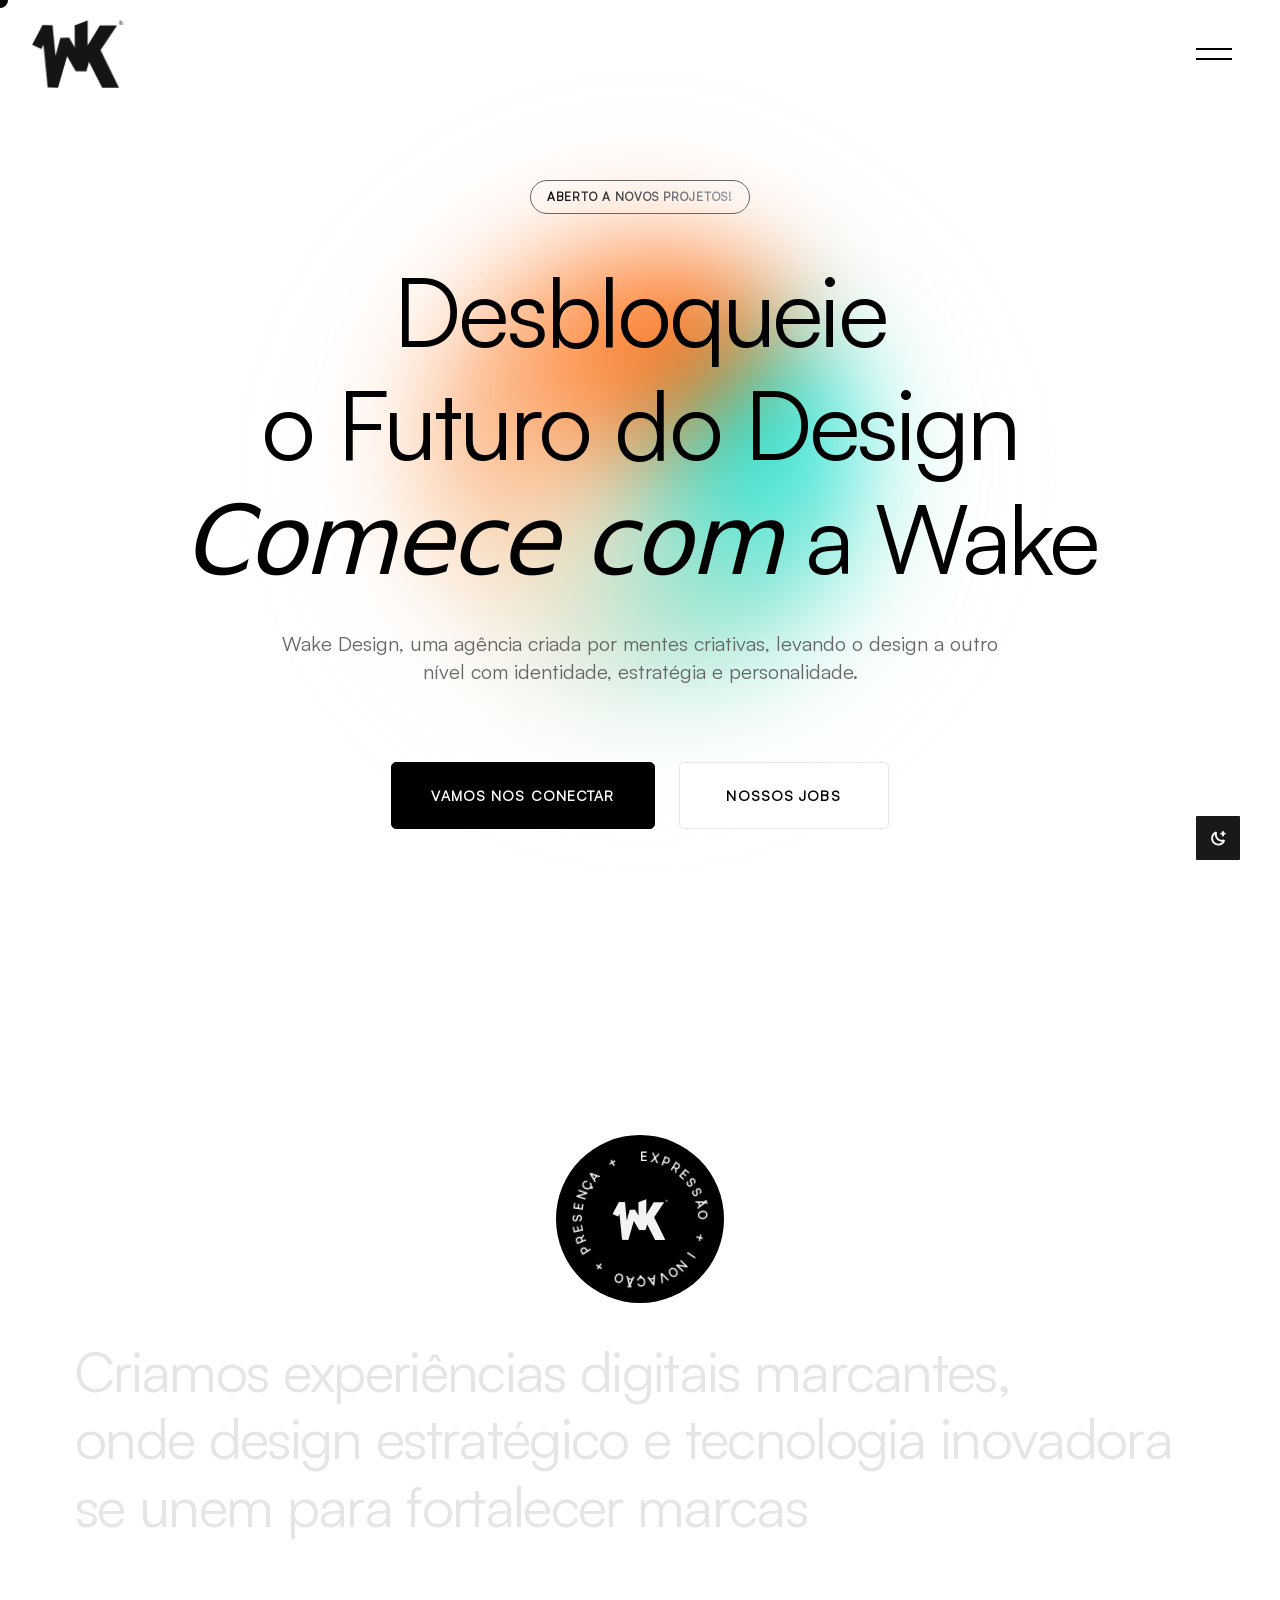
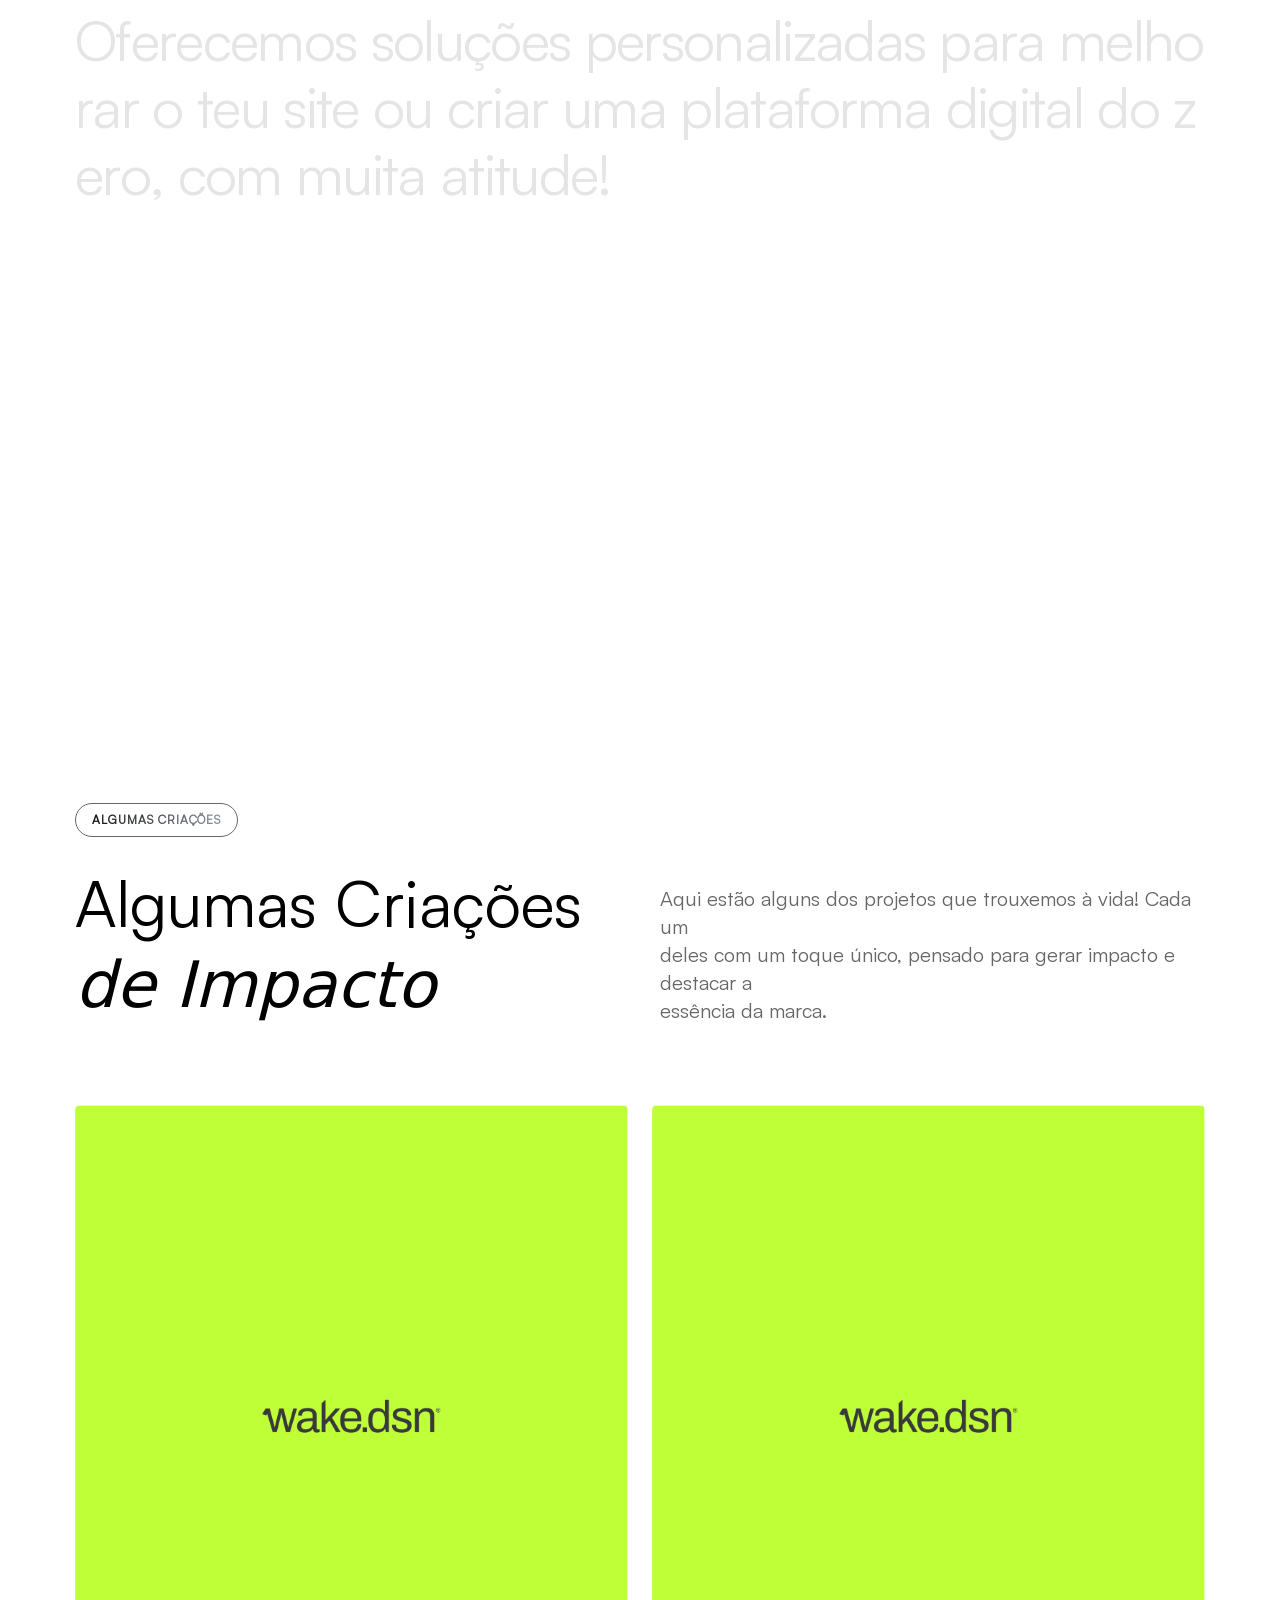
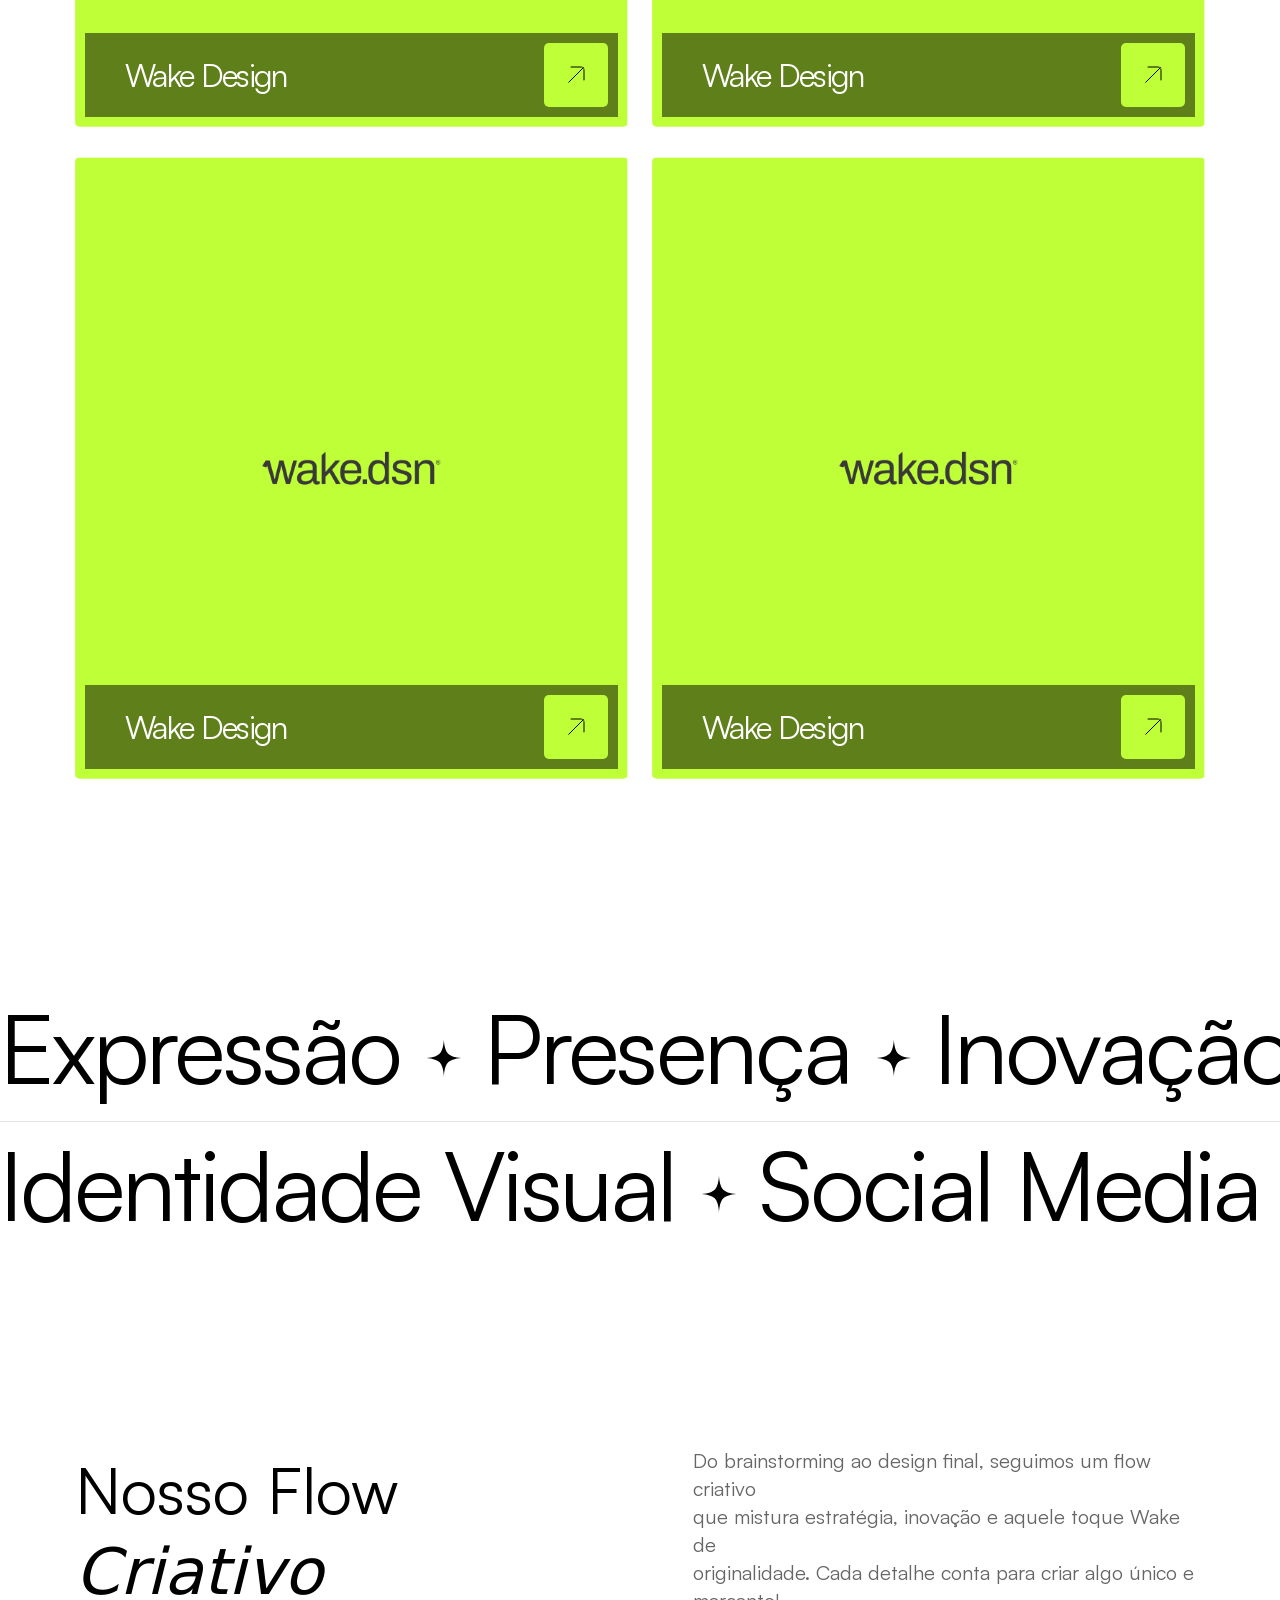
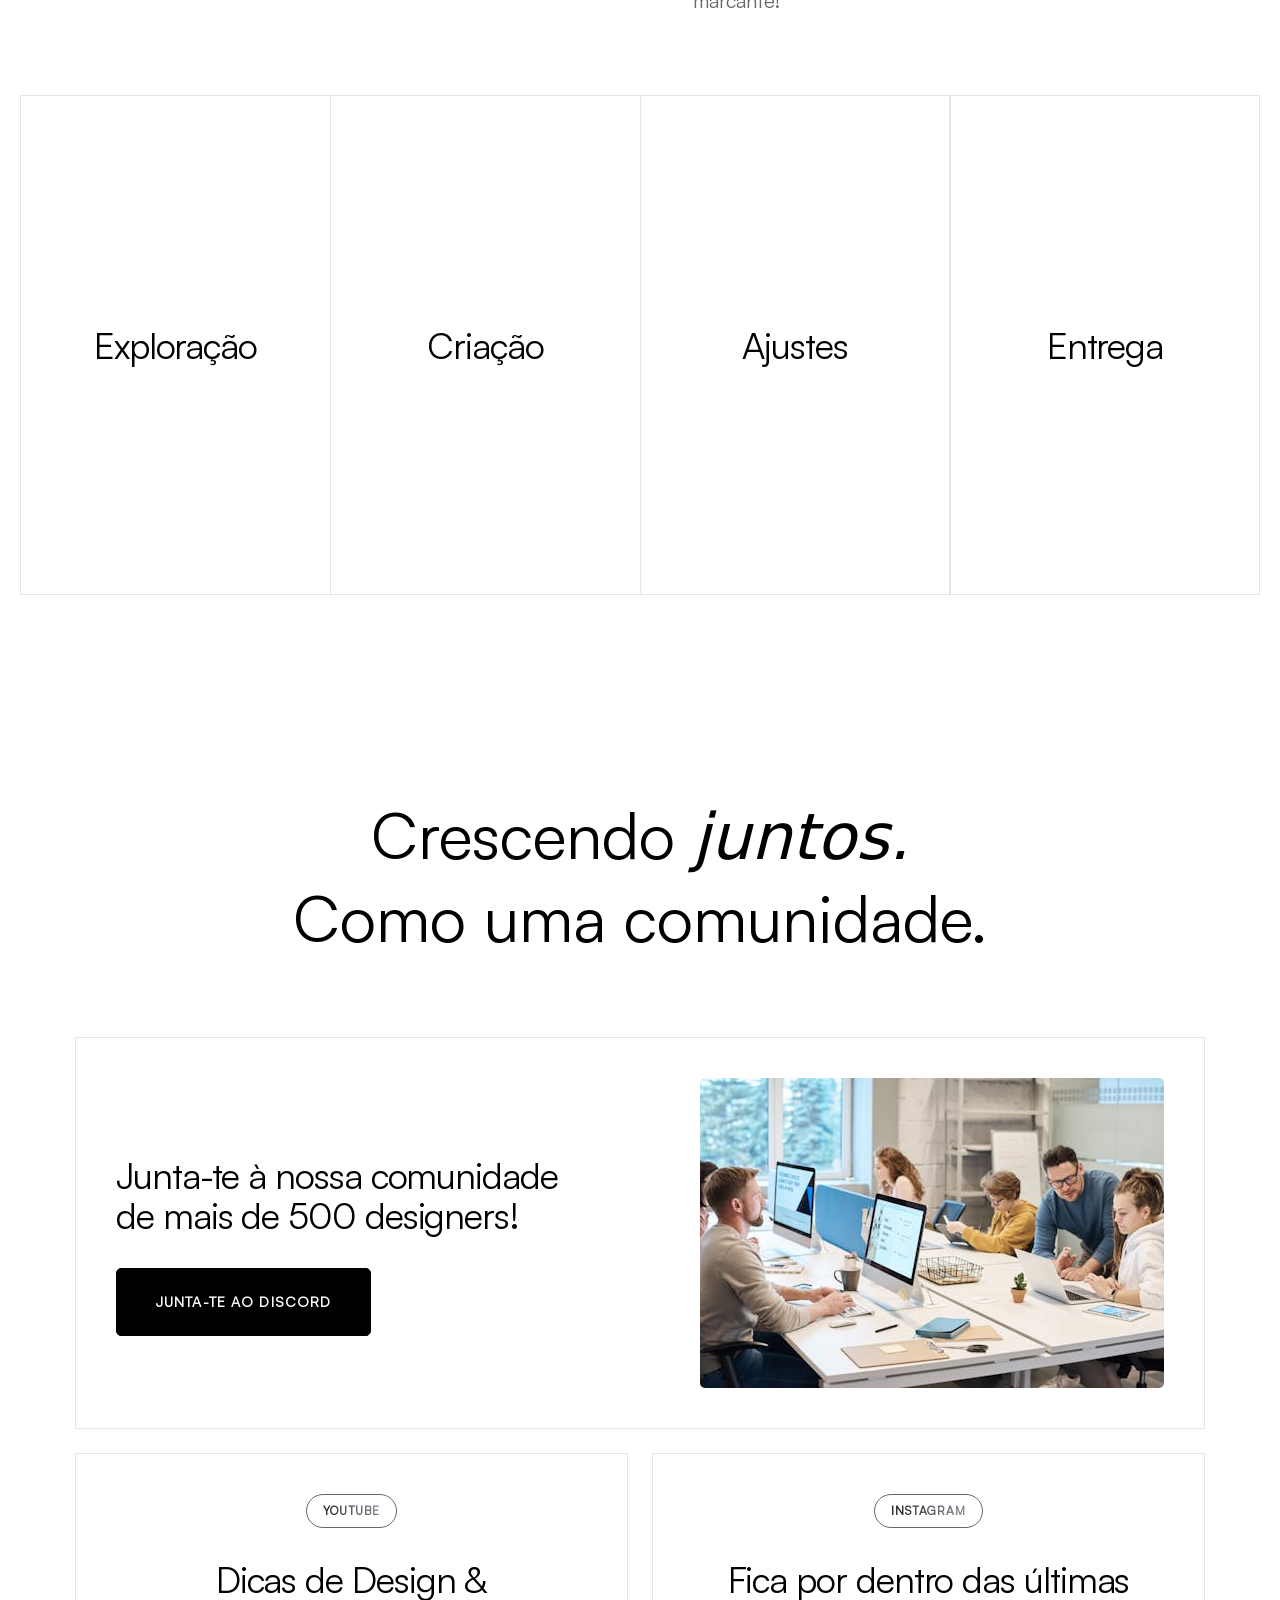
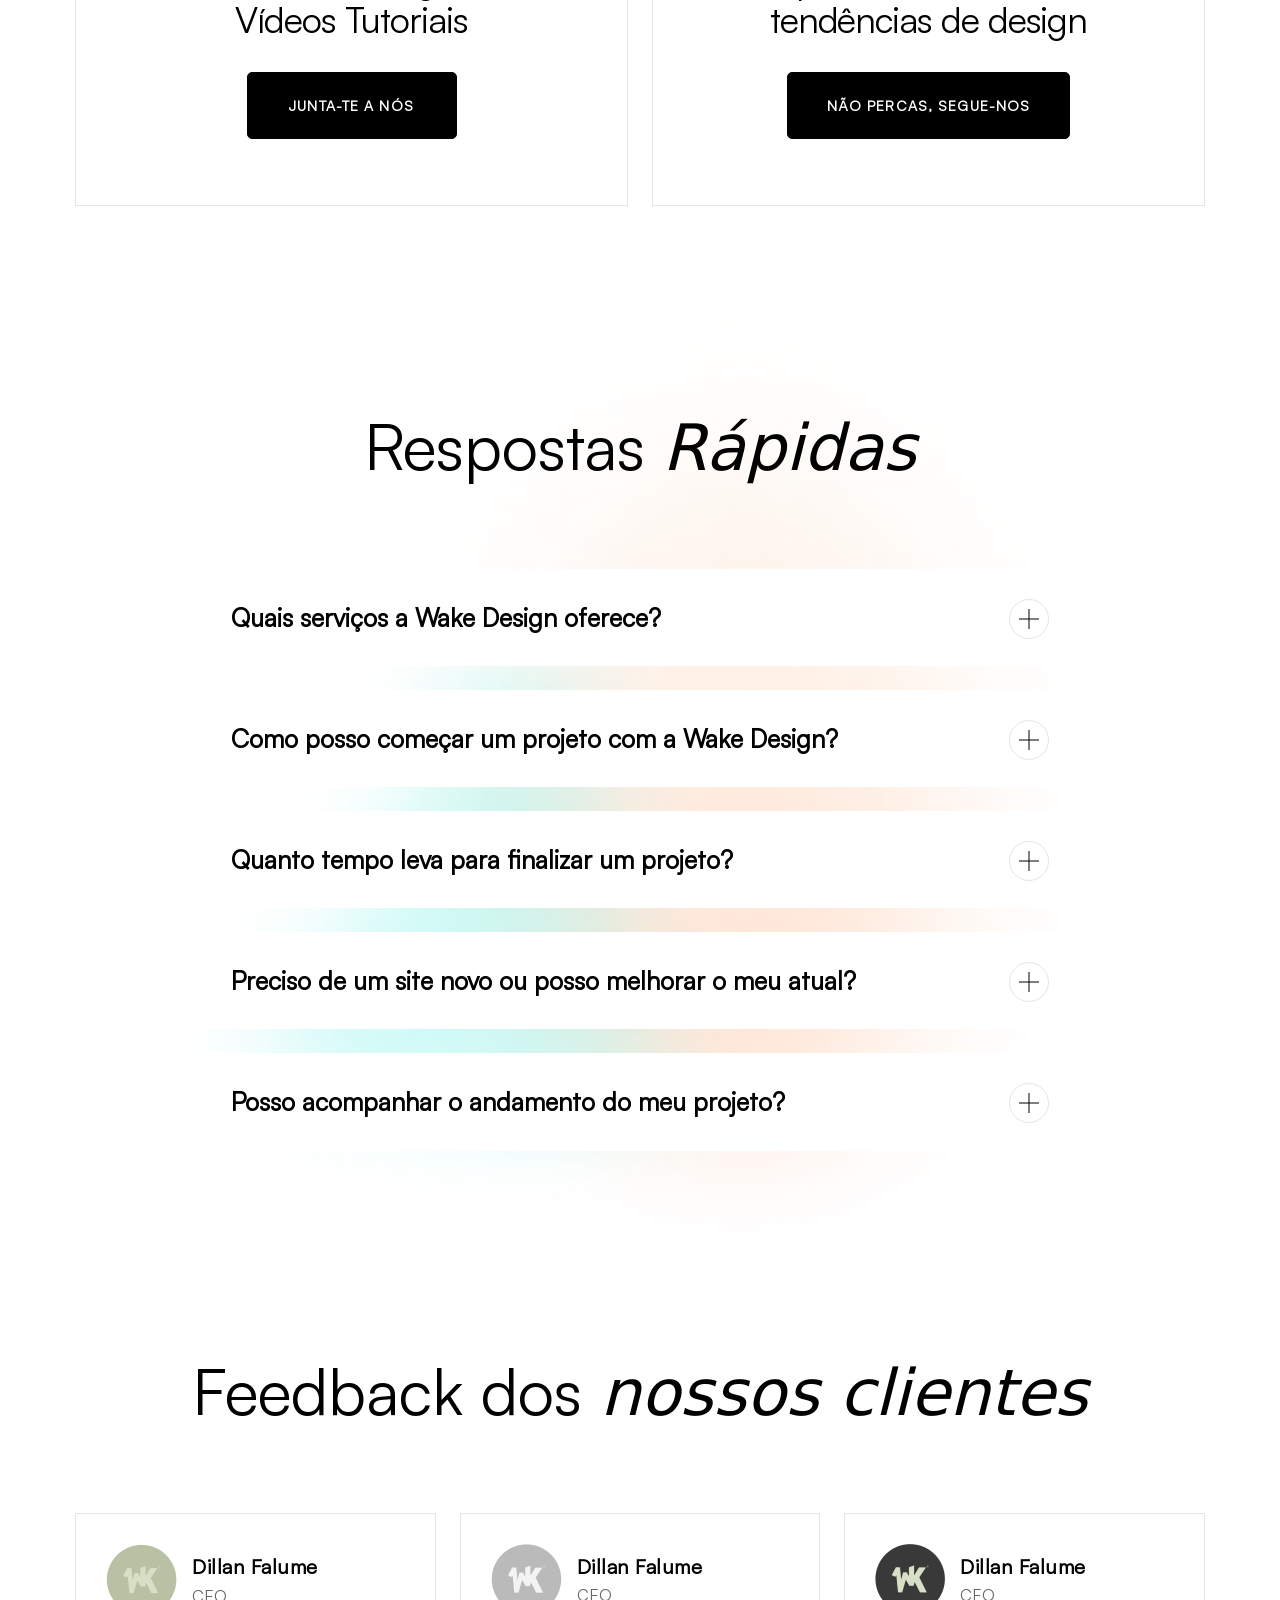
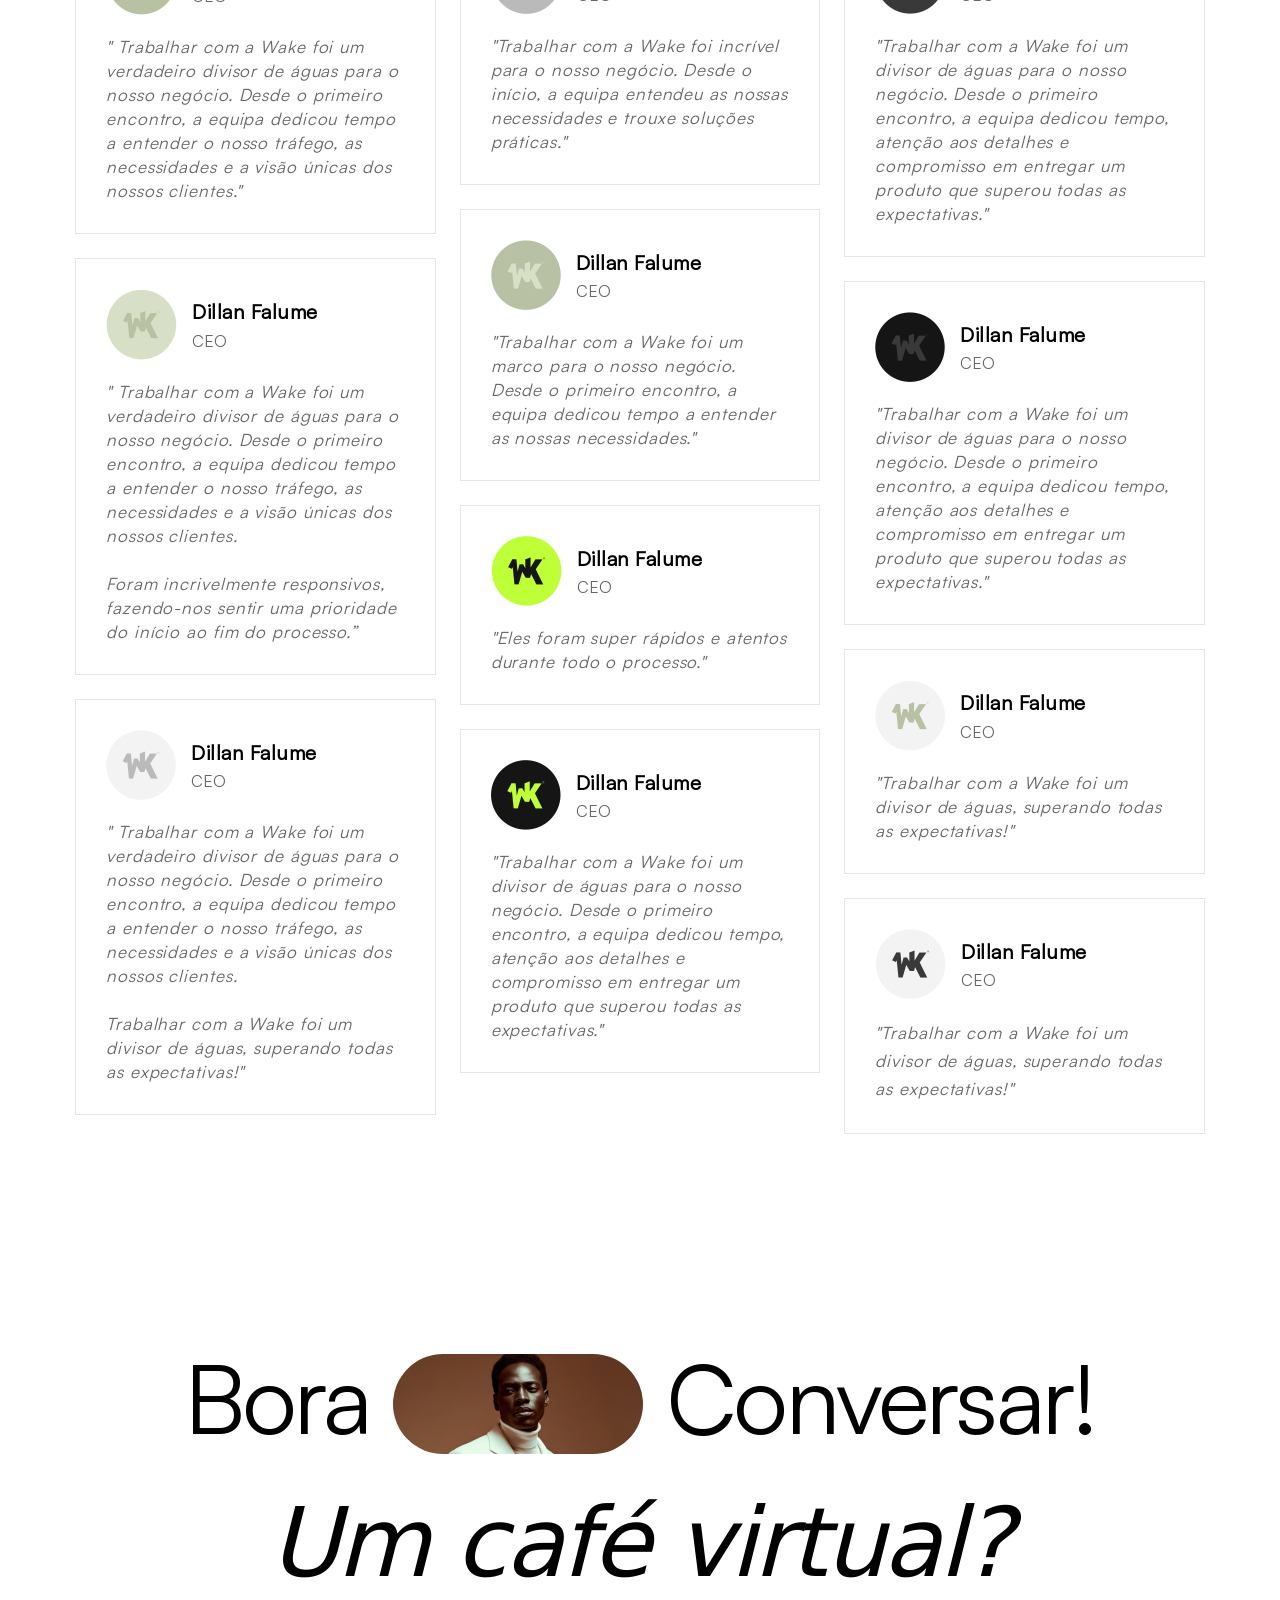
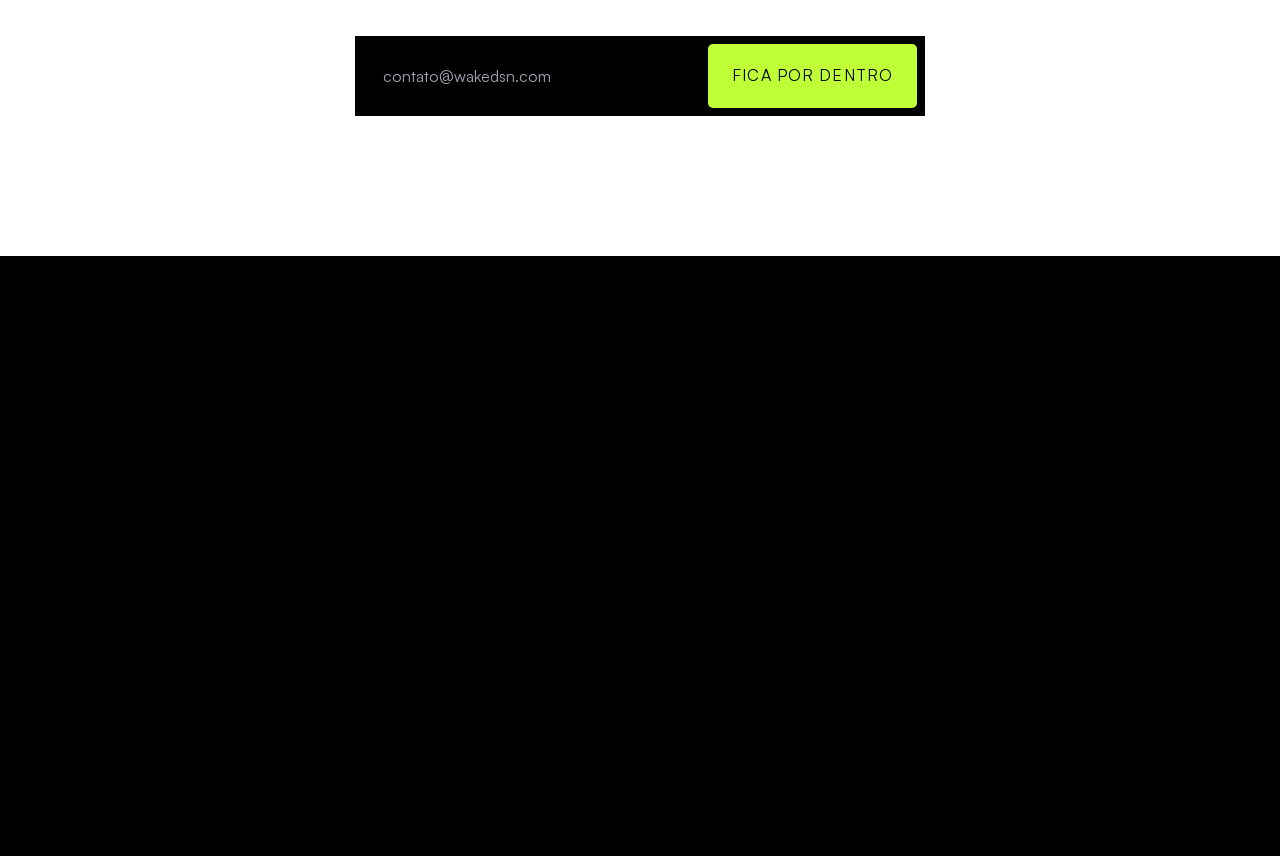
<file: index.html>
﻿<!DOCTYPE html>
<html lang="pt">

<head>
  <meta charset="utf-8">
  <title>Wake.Dsn | Ínicio</title>
  
  <meta name="viewport" content="width=device-width, initial-scale=1">
  <meta name="viewport" content="width=device-width, initial-scale=1, maximum-scale=1">

  <!-- Stylesheets -->
  <link href="css/main.css" rel="stylesheet">
  
  <!--Favicon-->
  <link rel="icon" type="image/png" href="images/favicon-96x96.png" sizes="96x96">
  <link rel="icon" type="image/svg+xml" href="images/favicon.svg">
  <link rel="shortcut icon" href="images/favicon.ico">
  <link rel="apple-touch-icon" sizes="180x180" href="images/apple-touch-icon.png">

</head>

<body>

<header id="header" class="w-full fixed z-[9999]">

  <div class="w-full fixed h-[155px] top-0 z-[21] pointer-events-none gradient-shadow">
    <div class="absolute inset-0 pointer-events-none" style="backdrop-filter: blur(0px); -webkit-backdrop-filter: blur(0px)"></div>
    <div class="absolute inset-0 pointer-events-none rounded-[inherit]" style="
        mask-image: linear-gradient(
          0deg,
          rgba(255, 255, 255, 0) 0%,
          rgba(255, 255, 255, 1) 16.666666666666664%,
          rgba(255, 255, 255, 1) 33.33333333333333%,
          rgba(255, 255, 255, 0) 50%
        );
        -webkit-mask-image: linear-gradient(
          0deg,
          rgba(255, 255, 255, 0) 0%,
          rgba(255, 255, 255, 1) 16.666666666666664%,
          rgba(255, 255, 255, 1) 33.33333333333333%,
          rgba(255, 255, 255, 0) 50%
        );
        backdrop-filter: blur(-7px);
        -webkit-backdrop-filter: blur(-7px);
      "></div>
    <div class="absolute inset-0 pointer-events-none rounded-[inherit]" style="
        mask-image: linear-gradient(
          0deg,
          rgba(255, 255, 255, 0) 16.666666666666664%,
          rgba(255, 255, 255, 1) 33.33333333333333%,
          rgba(255, 255, 255, 1) 50%,
          rgba(255, 255, 255, 0) 66.66666666666666%
        );
        -webkit-mask-image: linear-gradient(
          0deg,
          rgba(255, 255, 255, 0) 16.666666666666664%,
          rgba(255, 255, 255, 1) 33.33333333333333%,
          rgba(255, 255, 255, 1) 50%,
          rgba(255, 255, 255, 0) 66.66666666666666%
        );
        backdrop-filter: blur(2px);
        -webkit-backdrop-filter: blur(2px);
      "></div>
    <div class="absolute inset-0 pointer-events-none rounded-[inherit]" style="
        mask-image: linear-gradient(
          0deg,
          rgba(255, 255, 255, 0) 33.33333333333333%,
          rgba(255, 255, 255, 1) 50%,
          rgba(255, 255, 255, 1) 66.66666666666666%,
          rgba(255, 255, 255, 0) 83.33333333333333%
        );
        -webkit-mask-image: linear-gradient(
          0deg,
          rgba(255, 255, 255, 0) 33.33333333333333%,
          rgba(255, 255, 255, 1) 50%,
          rgba(255, 255, 255, 1) 66.66666666666666%,
          rgba(255, 255, 255, 0) 83.33333333333333%
        );
        backdrop-filter: blur(4px);
        -webkit-backdrop-filter: blur(4px);
      "></div>
    <div class="absolute inset-0 pointer-events-none rounded-[inherit]" style="
        mask-image: linear-gradient(
          0deg,
          rgba(255, 255, 255, 0) 50%,
          rgba(255, 255, 255, 1) 66.66666666666666%,
          rgba(255, 255, 255, 1) 83.33333333333333%,
          rgba(255, 255, 255, 0) 100%
        );
        -webkit-mask-image: linear-gradient(
          0deg,
          rgba(255, 255, 255, 0) 50%,
          rgba(255, 255, 255, 1) 66.66666666666666%,
          rgba(255, 255, 255, 1) 83.33333333333333%,
          rgba(255, 255, 255, 0) 100%
        );
        backdrop-filter: blur(8px);
        -webkit-backdrop-filter: blur(8px);
      "></div>
    <div class="absolute inset-0 pointer-events-none rounded-[inherit]" style="
        mask-image: linear-gradient(
          0deg,
          rgba(255, 255, 255, 0) 66.66666666666666%,
          rgba(255, 255, 255, 1) 83.33333333333333%,
          rgba(255, 255, 255, 1) 100%,
          rgba(255, 255, 255, 0) 116.66666666666666%
        );
        -webkit-mask-image: linear-gradient(
          0deg,
          rgba(255, 255, 255, 0) 66.66666666666666%,
          rgba(255, 255, 255, 1) 83.33333333333333%,
          rgba(255, 255, 255, 1) 100%,
          rgba(255, 255, 255, 0) 116.66666666666666%
        );
        backdrop-filter: blur(16px);
        -webkit-backdrop-filter: blur(16px);
      "></div>
  </div>

  <nav class="z-[1000] w-full fixed px-5 sm:px-8 pt-1 sm:pt-5 nav-top">
    <div class="flex justify-between">
      <a href="index.html">
        <img class="max-h-[68px] w-auto inline-block dark:hidden" src="images/logo.png" alt="logo">
        <img class="max-h-[68px] w-auto dark:inline-block hidden" src="images/logo-white.png" alt="logo">
      </a>
      <div class="flex items-center">
        <div class="menu-open cursor-pointer relative h-[68px] w-[68px] before:content-[''] before:absolute 
          before:top-[28px] before:left-1/2 before:w-9 before:h-0.5 before:bg-black dark:before:bg-white 
          before:-translate-x-1/2 before:transition-all before:duration-300 after:content-[''] after:absolute 
          after:bottom-[28px] after:left-1/2 after:w-9 after:h-0.5 after:bg-black dark:after:bg-white 
          after:-translate-x-1/2 after:transition-all after:duration-300 hover:before:top-[25px] 
          hover:after:bottom-[25px]">
      </div>
      </div>
    </div>
  </nav>

</header>

<nav data-lenis-prevent="true" 
      class="menu fixed right-6 top-0 w-full min-h-screen 
            overflow-y-auto z-[99999] before:content-none 
            md:before:content-[''] before:absolute before:w-[1px] 
            before:h-[calc(100vh-94px)] before:left-[45%] 
            before:top-0 before:bg-white before:bg-opacity-10 o
            pacity-0">

  <div class="menu-close cursor-pointer sticky top-8 left-[89%] 
              sm:left-[90%] md:left-[93%] lg:left-[94.7%] xl:left-[96.5%] 
              2xl:left-[96%] h-[40px] w-[40px] text-white">

    <svg xmlns="http://www.w3.org/2000/svg" x="0px" y="0px" width="30" height="30" viewbox="0 0 50 50">
      <path d="M 7.71875 6.28125 L 6.28125 7.71875 L 23.5625 25 L 6.28125 42.28125 L 7.71875 43.71875 
        L 25 26.4375 L 42.28125 43.71875 L 43.71875 42.28125 L 26.4375 25 L 43.71875 7.71875 L 42.28125 
        6.28125 L 25 23.5625 Z" fill="#fff">
      </path>
    </svg>
  </div>

  <div class="menu-wrapper relative max-w-[300px] sm:max-w-[400px] md:max-w-[600px] lg:max-w-[900px] 
              xl:max-w-[1130px] mx-auto pb-4 flex flex-col gap-8 md:gap-16 md:top-20 z-[99999]">

    <ul class="menu-list">

      <!-- ínicio -->
      <li class="menu-list-item menu-list-item-anchor active">
        <a href="index.html" class="text-white text-[28px] md:text-[42px] xl:text-[56px] 
                                    leading-[70px] xl:leading-[90px] menu-list-item-text">Ínicio</a>
      </li>

      <!-- Sobre nós -->
      <li class="menu-list-item menu-list-item-anchor ">
        <a href="about.html" class="text-white text-[28px] md:text-[42px] xl:text-[56px] leading-[70px] 
                            xl:leading-[90px] menu-list-item-text">Sobre nós</a>
      </li>

      <!-- Serviços -->
      <li class="menu-list-item menu-list-item-anchor w-full ">
        <a href="#" class="text-white text-[28px] md:text-[42px] xl:text-[56px] leading-[70px] 
                            xl:leading-[90px] menu-list-item-text">Serviços</a>
      </li>

      <!-- Blog -->
      <li class="menu-list-item menu-list-item-anchor w-full ">
        <a href="blog.html" class="text-white text-[28px] md:text-[42px] xl:text-[56px] leading-[70px] 
                            xl:leading-[90px] menu-list-item-text">Blog</a>
      </li>

      <!-- Projetos -->
      <li class="menu-list-item menu-list-item-anchor w-full ">
        <a href="project.html" class="text-white text-[28px] md:text-[42px] xl:text-[56px] leading-[70px] 
                            xl:leading-[90px] menu-list-item-text">Projetos</a>
      </li>

    </ul>

  </div>

  <div class="menu-footer max-lg:hidden lg:block fixed bottom-0 w-full border-t border-white border-opacity-10">
    <div class="menu-footer-content max-w-[300px] sm:max-w-[400px] md:max-w-[600px] lg:max-w-[900px] xl:max-w-[1130px] flex justify-between mx-auto py-8 flex-col md:flex-row">
      <p class="text-sm w-full md:w-auto mb-4 md:mb-0">
        Moçambique, Maputo 1100
      </p>
      <div class="flex gap-6">

        <span>
          <a href="https://www.facebook.com/staticmania">
            <svg xmlns="http://www.w3.org/2000/svg" width="23" height="23" viewbox="0 0 20 20" fill="none" class="stroke-[#565656] hover:stroke-white duration-200">
              <path d="M10 17.5C14.1421 17.5 17.5 14.1421 17.5 10C17.5 5.85786 14.1421 2.5 10 2.5C5.85786 2.5 2.5 5.85786 2.5 10C2.5 14.1421 5.85786 17.5 10 17.5Z" stroke-linecap="round" stroke-linejoin="round"></path>
              <path d="M13.125 6.875H11.875C11.3777 6.875 10.9008 7.07254 10.5492 7.42418C10.1975 7.77581 10 8.25272 10 8.75V17.5" stroke-linecap="round" stroke-linejoin="round"></path>
              <path d="M7.5 11.25H12.5" stroke-linecap="round" stroke-linejoin="round"></path>
            </svg>
          </a>
        </span>
        <span>
          <a href="https://www.youtube.com/channel/UCAaNCn1kzI1fXD4-fPD157Q">
            <svg xmlns="http://www.w3.org/2000/svg" class="stroke-[#565656] hover:stroke-white duration-200" width="23" height="23" viewbox="0 0 20 20" fill="none">
              <path d="M12.5 10L8.75 7.5V12.5L12.5 10Z" stroke-linecap="round" stroke-linejoin="round"></path>
              <path d="M1.875 9.99998C1.875 12.3246 2.11517 13.6886 2.29774 14.3896C2.34654 14.581 2.44026 14.7581 2.57114 14.9061C2.70201 15.0541 2.86627 15.1688 3.0503 15.2407C5.66569 16.2457 10 16.2181 10 16.2181C10 16.2181 14.3343 16.2457 16.9497 15.2407C17.1337 15.1688 17.298 15.0541 17.4288 14.9061C17.5597 14.7581 17.6534 14.581 17.7022 14.3896C17.8848 13.6886 18.125 12.3246 18.125 9.99998C18.125 7.67533 17.8848 6.3114 17.7023 5.6104C17.6535 5.41894 17.5597 5.24188 17.4289 5.09386C17.298 4.94585 17.1337 4.83115 16.9497 4.75927C14.3343 3.75422 10 3.78181 10 3.78181C10 3.78181 5.66574 3.75422 3.05033 4.75926C2.86629 4.83114 2.70203 4.94584 2.57116 5.09385C2.44029 5.24186 2.34656 5.41893 2.29776 5.61038C2.11518 6.31138 1.875 7.67533 1.875 9.99998Z" stroke-linecap="round" stroke-linejoin="round"></path>
            </svg>
          </a>
        </span>
        <span>
          <a href="https://www.instagram.com/staticmania">
            <svg xmlns="http://www.w3.org/2000/svg" class="stroke-[#565656] hover:stroke-white duration-200" width="23" height="23" viewbox="0 0 20 20" fill="none">
              <path d="M10 13.125C11.7259 13.125 13.125 11.7259 13.125 10C13.125 8.27411 11.7259 6.875 10 6.875C8.27411 6.875 6.875 8.27411 6.875 10C6.875 11.7259 8.27411 13.125 10 13.125Z" stroke-miterlimit="10"></path>
              <path d="M13.4375 2.8125H6.5625C4.49143 2.8125 2.8125 4.49143 2.8125 6.5625V13.4375C2.8125 15.5086 4.49143 17.1875 6.5625 17.1875H13.4375C15.5086 17.1875 17.1875 15.5086 17.1875 13.4375V6.5625C17.1875 4.49143 15.5086 2.8125 13.4375 2.8125Z" stroke-linecap="round" stroke-linejoin="round"></path>
              <path d="M14.0625 6.875C14.5803 6.875 15 6.45527 15 5.9375C15 5.41973 14.5803 5 14.0625 5C13.5447 5 13.125 5.41973 13.125 5.9375C13.125 6.45527 13.5447 6.875 14.0625 6.875Z" fill="#565656"></path>
            </svg>
          </a>
        </span>
        <span>
          <a href="https://dribbble.com/staticmania/">
            <svg xmlns="http://www.w3.org/2000/svg" class="stroke-[#565656] hover:stroke-white duration-200" width="23" height="23" viewbox="0 0 20 20" fill="none">
              <path d="M10 17.5C14.1421 17.5 17.5 14.1421 17.5 10C17.5 5.85786 14.1421 2.5 10 2.5C5.85786 2.5 2.5 5.85786 2.5 10C2.5 14.1421 5.85786 17.5 10 17.5Z" stroke-linecap="round" stroke-linejoin="round"></path>
              <path d="M5.55078 16.037C6.66328 14.1939 8.23315 12.6697 10.1082 11.6119C11.9832 10.5542 14.0997 9.99896 16.2524 10C16.6741 10 17.0905 10.0206 17.5017 10.0616" stroke-linecap="round" stroke-linejoin="round"></path>
              <path d="M14.6894 4.14795C13.5183 5.58738 12.0409 6.74742 10.3647 7.54356C8.68846 8.3397 6.85577 8.75188 5.00011 8.75007C4.20969 8.75045 3.42101 8.67625 2.64453 8.52846" stroke-linecap="round" stroke-linejoin="round"></path>
              <path d="M6.71484 3.25684C8.59445 4.35971 10.1529 5.93502 11.2355 7.82638C12.3181 9.71775 12.8871 11.8594 12.8861 14.0387C12.8869 15.0598 12.7627 16.0771 12.5165 17.0681" stroke-linecap="round" stroke-linejoin="round"></path>
            </svg>
          </a>
        </span>
        <span>
          <a href="https://www.figma.com/@staticmania">
            <svg xmlns="http://www.w3.org/2000/svg" class="stroke-[#565656] hover:stroke-white duration-200" width="23" height="23" viewbox="0 0 20 20" fill="none">
              <path d="M12.6562 12.6562C14.1233 12.6562 15.3125 11.467 15.3125 10C15.3125 8.53299 14.1233 7.34375 12.6562 7.34375C11.1892 7.34375 10 8.53299 10 10C10 11.467 11.1892 12.6562 12.6562 12.6562Z" stroke-linecap="round" stroke-linejoin="round"></path>
              <path d="M10 7.34368V2.03125H7.34375C6.63927 2.03125 5.96364 2.3111 5.4655 2.80925C4.96735 3.30739 4.6875 3.98302 4.6875 4.6875C4.6875 5.39198 4.96735 6.06761 5.4655 6.56575C5.96364 7.0639 6.63927 7.34375 7.34375 7.34375L10 7.34368Z" stroke-linecap="round" stroke-linejoin="round"></path>
              <path d="M10 12.6562V7.34375H7.34375C6.63927 7.34375 5.96364 7.6236 5.4655 8.12175C4.96735 8.61989 4.6875 9.29552 4.6875 10C4.6875 10.7045 4.96735 11.3801 5.4655 11.8783C5.96364 12.3764 6.63927 12.6562 7.34375 12.6562L10 12.6562Z" stroke-linecap="round" stroke-linejoin="round"></path>
              <path d="M10 7.34368V2.03125H12.6562C13.3607 2.03125 14.0364 2.3111 14.5345 2.80925C15.0326 3.30739 15.3125 3.98302 15.3125 4.6875C15.3125 5.39198 15.0326 6.06761 14.5345 6.56575C14.0364 7.0639 13.3607 7.34375 12.6562 7.34375L10 7.34368Z" stroke-linecap="round" stroke-linejoin="round"></path>
              <path d="M10 12.6562V15.3125C10 15.8379 9.84423 16.3515 9.55236 16.7883C9.26049 17.2251 8.84564 17.5656 8.36028 17.7666C7.87491 17.9677 7.34083 18.0203 6.82556 17.9178C6.3103 17.8153 5.837 17.5623 5.46551 17.1908C5.09402 16.8194 4.84104 16.3461 4.73854 15.8308C4.63605 15.3155 4.68865 14.7814 4.88969 14.2961C5.09074 13.8107 5.4312 13.3959 5.86801 13.104C6.30483 12.8121 6.81839 12.6563 7.34375 12.6563L10 12.6562Z" stroke-linecap="round" stroke-linejoin="round"></path>
            </svg>
          </a>
        </span>
        <span>
          <a href="https://discord.gg/fSxDJyvJmr">
            <svg xmlns="http://www.w3.org/2000/svg" class="stroke-[#565656] hover:stroke-white duration-200" width="23" height="23" viewbox="0 0 20 20" fill="none">
              <path d="M7.5 12.1875C8.01777 12.1875 8.4375 11.7678 8.4375 11.25C8.4375 10.7322 8.01777 10.3125 7.5 10.3125C6.98223 10.3125 6.5625 10.7322 6.5625 11.25C6.5625 11.7678 6.98223 12.1875 7.5 12.1875Z" fill="#565656"></path>
              <path d="M12.5 12.1875C13.0178 12.1875 13.4375 11.7678 13.4375 11.25C13.4375 10.7322 13.0178 10.3125 12.5 10.3125C11.9822 10.3125 11.5625 10.7322 11.5625 11.25C11.5625 11.7678 11.9822 12.1875 12.5 12.1875Z" fill="#565656"></path>
              <path d="M5.8125 6.24985C7.16746 5.82575 8.58012 5.6149 9.99987 5.62485C11.4196 5.6149 12.8322 5.82575 14.1872 6.24983" stroke-linecap="round" stroke-linejoin="round"></path>
              <path d="M14.1871 13.75C12.8322 14.1741 11.4195 14.3849 9.99981 14.375C8.58008 14.3849 7.16744 14.1741 5.8125 13.75" stroke-linecap="round" stroke-linejoin="round"></path>
              <path d="M12.1148 14.2255L13.0542 16.1044C13.1168 16.2306 13.2204 16.3319 13.348 16.3916C13.4756 16.4513 13.6196 16.466 13.7567 16.4333C15.6737 15.9646 17.3264 15.1474 18.5301 14.1012C18.622 14.0221 18.6892 13.9182 18.7234 13.802C18.7577 13.6857 18.7576 13.562 18.7232 13.4457L16.069 4.59837C16.0422 4.50915 15.9959 4.42704 15.9334 4.35799C15.8708 4.28894 15.7937 4.2347 15.7076 4.19922C14.9577 3.89221 14.1822 3.65213 13.39 3.48181C13.2391 3.44873 13.0813 3.47261 12.9469 3.54884C12.8125 3.62508 12.711 3.74829 12.662 3.89481L12.0391 5.76353" stroke-linecap="round" stroke-linejoin="round"></path>
              <path d="M7.88822 14.2255L6.94874 16.1044C6.88614 16.2306 6.78258 16.3319 6.65499 16.3916C6.5274 16.4513 6.38332 16.466 6.2463 16.4333C4.32922 15.9646 2.67656 15.1474 1.47286 14.1012C1.38094 14.0222 1.31381 13.9182 1.27955 13.802C1.24529 13.6857 1.24536 13.562 1.27974 13.4457L3.93395 4.59836C3.96074 4.50915 4.00709 4.42703 4.06961 4.35798C4.13214 4.28894 4.20927 4.2347 4.29539 4.19921C5.04524 3.8922 5.82077 3.65213 6.61293 3.48181C6.76385 3.44873 6.92168 3.47261 7.05607 3.54884C7.19046 3.62508 7.29194 3.74829 7.34099 3.89481L7.9639 5.76353" stroke-linecap="round" stroke-linejoin="round"></path>
              <path d="M7.5 12.1875C8.01777 12.1875 8.4375 11.7678 8.4375 11.25C8.4375 10.7322 8.01777 10.3125 7.5 10.3125C6.98223 10.3125 6.5625 10.7322 6.5625 11.25C6.5625 11.7678 6.98223 12.1875 7.5 12.1875Z" fill="#565656"></path>
              <path d="M12.5 12.1875C13.0178 12.1875 13.4375 11.7678 13.4375 11.25C13.4375 10.7322 13.0178 10.3125 12.5 10.3125C11.9822 10.3125 11.5625 10.7322 11.5625 11.25C11.5625 11.7678 11.9822 12.1875 12.5 12.1875Z" fill="#565656"></path>
              <path d="M5.8125 6.24985C7.16746 5.82575 8.58012 5.6149 9.99987 5.62485C11.4196 5.6149 12.8322 5.82575 14.1872 6.24983" stroke-linecap="round" stroke-linejoin="round"></path>
              <path d="M14.1871 13.75C12.8322 14.1741 11.4195 14.3849 9.99981 14.375C8.58008 14.3849 7.16744 14.1741 5.8125 13.75" stroke-linecap="round" stroke-linejoin="round"></path>
              <path d="M12.1148 14.2255L13.0542 16.1044C13.1168 16.2306 13.2204 16.3319 13.348 16.3916C13.4756 16.4513 13.6196 16.466 13.7567 16.4333C15.6737 15.9646 17.3264 15.1474 18.5301 14.1012C18.622 14.0221 18.6892 13.9182 18.7234 13.802C18.7577 13.6857 18.7576 13.562 18.7232 13.4457L16.069 4.59837C16.0422 4.50915 15.9959 4.42704 15.9334 4.35799C15.8708 4.28894 15.7937 4.2347 15.7076 4.19922C14.9577 3.89221 14.1822 3.65213 13.39 3.48181C13.2391 3.44873 13.0813 3.47261 12.9469 3.54884C12.8125 3.62508 12.711 3.74829 12.662 3.89481L12.0391 5.76353" stroke-linecap="round" stroke-linejoin="round"></path>
              <path d="M7.88822 14.2255L6.94874 16.1044C6.88614 16.2306 6.78258 16.3319 6.65499 16.3916C6.5274 16.4513 6.38332 16.466 6.2463 16.4333C4.32922 15.9646 2.67656 15.1474 1.47286 14.1012C1.38094 14.0222 1.31381 13.9182 1.27955 13.802C1.24529 13.6857 1.24536 13.562 1.27974 13.4457L3.93395 4.59836C3.96074 4.50915 4.00709 4.42703 4.06961 4.35798C4.13214 4.28894 4.20927 4.2347 4.29539 4.19921C5.04524 3.8922 5.82077 3.65213 6.61293 3.48181C6.76385 3.44873 6.92168 3.47261 7.05607 3.54884C7.19046 3.62508 7.29194 3.74829 7.34099 3.89481L7.9639 5.76353" stroke-linecap="round" stroke-linejoin="round"></path>
            </svg>
          </a>
        </span>
        <span>
          <a href="https://www.linkedin.com/company/staticmania/">
            <svg xmlns="http://www.w3.org/2000/svg" class="stroke-[#565656] hover:stroke-white duration-200" width="23" height="23" viewbox="0 0 20 20" fill="none">
              <path d="M16.25 3.125H3.75C3.40482 3.125 3.125 3.40482 3.125 3.75V16.25C3.125 16.5952 3.40482 16.875 3.75 16.875H16.25C16.5952 16.875 16.875 16.5952 16.875 16.25V3.75C16.875 3.40482 16.5952 3.125 16.25 3.125Z" stroke-linecap="round" stroke-linejoin="round"></path>
              <path d="M9.375 8.75V13.75" stroke-linecap="round" stroke-linejoin="round"></path>
              <path d="M6.875 8.75V13.75" stroke-linecap="round" stroke-linejoin="round"></path>
              <path d="M9.375 10.9375C9.375 10.3573 9.60547 9.80094 10.0157 9.3907C10.4259 8.98047 10.9823 8.75 11.5625 8.75C12.1427 8.75 12.6991 8.98047 13.1093 9.3907C13.5195 9.80094 13.75 10.3573 13.75 10.9375V13.75" stroke-linecap="round" stroke-linejoin="round"></path>
              <path d="M6.875 7.1875C7.39277 7.1875 7.8125 6.76777 7.8125 6.25C7.8125 5.73223 7.39277 5.3125 6.875 5.3125C6.35723 5.3125 5.9375 5.73223 5.9375 6.25C5.9375 6.76777 6.35723 7.1875 6.875 7.1875Z" fill="#565656"></path>
            </svg>
          </a>
        </span>
      </div>
    </div>
  </div>
  
</nav>

<div class="menu-overflow fixed z-[9999] bg-[rgba(10,10,10,0.95)] 
            bg-opacity-60 backdrop-blur-[25px] w-full h-full 
            pointer-events-none">
</div>

<!-- Cursor do mouse -->
<div class="pointer"></div>

<!-- Tomada - Modo Dark/Light -->
<div class="toggle-button fixed right-10 bottom-10 z-[1000]">

  <button id="theme-toggle" type="button" 
          class="text-secondary bg-black/90 dark:bg-white/90 
          rounded-[1px] backdrop-blur-xl dark:text-white 
          focus:outline-none focus:ring-0 focus:ring-gray-200 
          w-[44px] h-[44px] flex justify-center items-center">

    <svg data-testid="geist-icon" id="theme-toggle-dark-icon" class="hidden w-5 h-5" fill="#fff" stroke-linejoin="round" viewbox="0 0 16 16">
      <path fill-rule="evenodd" clip-rule="evenodd" 
            d="M10.5 0.25V1V1.5H11L11.75 1.5V3H11H10.5V3.5V4.25H9V3.5V3H8.5H7.75V1.5H8.5H9V1V0.25H10.5ZM3.25514 
                2.75496C2.33413 3.53491 1.75 4.69972 1.75 6C1.75 8.34721 3.65279 10.25 6 10.25C7.30029 10.25 8.4651 
                9.66587 9.24505 8.74485C9.16377 8.74827 9.08207 8.74999 9 8.74999C5.82436 8.74999 3.25 6.17563 3.25 
                2.99999C3.25 2.91792 3.25172 2.83623 3.25514 2.75496ZM0.25 6C0.25 3.51072 1.83142 1.39271 4.042 
                0.592193L5.00256 1.55275C4.83933 2.00347 4.75 2.49047 4.75 2.99999C4.75 5.3472 6.65279 7.24999 9 
                7.24999C9.50953 7.24999 9.99653 7.16065 10.4473 6.99743L11.4078 7.95798C10.6073 10.1686 8.48929 
                11.75 6 11.75C2.82436 11.75 0.25 9.17564 0.25 6Z" fill="#fff" transform="translate(2.25, 2.25)">
        </path>
    </svg>

    <svg id="theme-toggle-light-icon" class="hidden w-5 h-5" fill="#000" viewbox="0 0 16 16" data-testid="geist-icon" stroke-linejoin="round">
      <path fill-rule="evenodd" clip-rule="evenodd" d="M7.75 1V0.25H6.25V1V1.25V2H7.75V1.25V1ZM7 9C8.10457 9 9 8.10457 9 7C9 5.89543 8.10457 5 7 5C5.89543 5 5 5.89543 5 7C5 8.10457 5.89543 9 7 9ZM7 10.5C8.933 10.5 10.5 8.933 10.5 7C10.5 5.067 8.933 3.5 7 3.5C5.067 3.5 3.5 5.067 3.5 7C3.5 8.933 5.067 10.5 7 10.5ZM7.75 12V12.75V13V13.75H6.25V13V12.75V12H7.75ZM12 6.25H12.75H13H13.75V7.75H13H12.75H12V6.25ZM1 6.25H0.25V7.75H1H1.25H2V6.25H1.25H1ZM10.0052 2.93414L10.5355 2.40381L10.7123 2.22703L11.2426 1.6967L12.3033 2.75736L11.773 3.28769L11.5962 3.46447L11.0659 3.9948L10.0052 2.93414ZM2.22703 10.7123L1.6967 11.2426L2.75736 12.3033L3.28769 11.773L3.46447 11.5962L3.9948 11.0659L2.93414 10.0052L2.40381 10.5355L2.22703 10.7123ZM2.93414 3.9948L2.40381 3.46447L2.22703 3.28769L1.6967 2.75736L2.75736 1.6967L3.28769 2.22703L3.46447 2.40381L3.9948 2.93414L2.93414 3.9948ZM10.7123 11.773L11.2426 12.3033L12.3033 11.2426L11.773 10.7123L11.5962 10.5355L11.0659 10.0052L10.0052 11.0659L10.5355 11.5962L10.7123 11.773Z" fill="#000" transform="translate(1.25, 1.25)"></path>
    </svg>
  </button>

</div>

<main class="lg:mb-[600px] relative z-10 bg-backgroundBody dark:bg-dark">

<!-- H E R O - Gradiente -->
<section class="pt-[137px] md:pt-[160px] xl:pt-[180px] pb-20 md:pb-[100px] relative overflow-hidden">

  <!-- Gradiente do background -->
  <div id="hero-gradient-wrapper" class="absolute w-full h-full top-0 left-0 -z-10 blur-[35px] md:blur-[60px]">
    <img src="images/hero-gradient-background.png" alt="hero-gradient-background" id="hero-gradient" 
          class="absolute left-1/2 top-1/2 -translate-x-1/2 max-md:-translate-y-[60%] md:-translate-y-1/2">
  </div>

  <!-- Conteúdo -->
  <div class="container reveal-me">
    <div class="text-center">

      <!-- Status -->
      <div class="rv-badge mb-5 md:mb-10">
        <span class="rv-badge-text">Aberto a novos projetos!</span>
      </div>

      <!-- Cabeçalho do Header -->
      <h1 class="mb-7 xl:mb-8">
        Desbloqueie <br>
        o Futuro do Design<br>
        <span class="font-instrument italic">Comece com</span> a Wake
      </h1>

      <!-- Descrição do Header -->
      <p class="mb-10 md:mb-14 xl:mb-[76px] max-w-xl lg:max-w-[750px] mx-auto">
        Wake Design, uma agência criada por mentes criativas, levando o design 
        a outro nível com identidade, estratégia e personalidade.
      </p>

      <!-- CTA-->
      <ul class="flex flex-col md:flex-row justify-center items-center gap-4 md:gap-6 list-none">

        <!-- 01 -->
        <li class="block md:inline-block w-[90%] mx-auto md:ml-auto md:mr-0 md:w-auto">
          <a href="contact.html" class="rv-button rv-button-secondary block md:inline-block">
            <div class="rv-button-top">
              <span>Vamos nos conectar</span>
            </div>
            <div class="rv-button-bottom">
              <span>Vamos nos conectar</span>
            </div>
          </a>
        </li>

        <!-- 02 -->
        <li class="block md:inline-block w-[90%] mx-auto md:mr-auto md:ml-0 md:w-auto">
          <a href="services.html" class="rv-button rv-button-white block md:inline-block">
            <div class="rv-button-top">
              <span>Nossos Jobs</span>
            </div>
            <div class="rv-button-bottom">
              <span>Nossos Jobs</span>
            </div>
          </a>
        </li>

      </ul>

    </div>
  </div>

</section>

<!-- Sobre -->
<section class="pb-14 md:pb-16 lg:pb-[88px] xl:pb-[100px] pt-28 md:pt-32 lg:pt-44 xl:pt-[200px] relative overflow-hidden about">
  <div class="container">

    <div class="flex flex-col items-center lg:items-stretch justify-center lg:justify-normal reveal-me">

      <!-- Logo Circular -->
      <div class="relative w-[168px] h-[168px] bg-secondary dark:bg-white rounded-[50%] flex items-center justify-center mx-auto">

        <figure>
          <img src="images/icons/text-circle-logo.png" alt="text-circle-logo" class="inline dark:hidden">
          <img src="images/icons/text-circle-dark-logo.png" alt="text-circle-logo" class="hidden dark:inline">
        </figure>

        <div class="text">
          <p>Expressão + Inovação + Presença +</p>
        </div>

      </div>

      <h3 class="mt-[34px] mx-auto reveal-text relative overflow-hidden">
        Criamos experiências digitais marcantes,
        <br class="hidden sm:block">
        onde design estratégico e tecnologia inovadora
        <br class="hidden sm:block">
        se unem para fortalecer marcas
        <br>
        <br>
        Oferecemos soluções personalizadas para melhorar o 
        teu site ou criar uma plataforma digital do  zero, 
        com muita atitude!<br class="hidden sm:block">
      </h3>

    </div>
  </div>
</section>

<!-- Portfólio -->
<section class="pt-14 md:pt-16 lg:pt-[88px] xl:pt-[100px] pb-14 md:pb-16 lg:pb-[88px] xl:pb-[100px]">
  <div class="container">
    
    <!-- Algumas Criações -->
    <div class="flex flex-col md:flex-row gap-y-6 gap-x-10 justify-center lg:justify-start items-start md:items-end mb-10 md:mb-20">

      <div class="flex-1">
        <div class="rv-badge reveal-me">
          <span class="rv-badge-text">Algumas criações</span>
        </div>
        <h2 class="text-appear mt-3 md:mt-5">
          Algumas Criações
          <span class="font-instrument italic">de Impacto</span>
        </h2>
      </div>

      <div class="flex-1">
        <p class="text-appear">
          Aqui estão alguns dos projetos que trouxemos à vida! Cada um deles com um toque único, 
          pensado para gerar impacto e destacar a essência da marca.
        </p>
      </div>
      
    </div>

    <!-- Portfólio -->
    <div class="grid grid-cols-1 md:grid-cols-2 gap-6">

      <!-- 01 -->
      <div class="relative group cursor-pointer reveal-me">
        <a href="project-details.html" class="w-full">

          <figure class="overflow-hidden">
            <img class="w-full h-full block transition-all duration-500 group-hover:scale-125" src="images/services/services-1.png" alt="Services Image">
          </figure>

          <div class="bg-secondary/50 backdrop-blur w-[calc(100%-20px)] py-2.5 pl-5 sm:pl-10 mx-2.5 absolute bottom-4 pr-2.5 
                      flex items-center justify-between group-hover:scale-[1.01] transition-all duration-500">
            <h3 class="text-white text-2xl lg:text-[32px]">Wake Design</h3>
            <figure class="bg-primary p-7 lg:p-8 cursor-pointer relative overflow-hidden">
              <img src="images/icons/arrow-Icon.svg" alt="Arrow Icon" class="absolute left-1/2 -translate-x-1/2 top-1/2 -translate-y-1/2 group-hover:-translate-y-12 group-hover:translate-x-8 transition-all duration-500 opacity-100 group-hover:opacity-0">
              <img src="images/icons/arrow-Icon.svg" alt="Arrow Icon" class="absolute translate-y-8 -translate-x-12 transition-all duration-500 opacity-0 group-hover:opacity-100 group-hover:-translate-x-2.5 group-hover:-translate-y-2">
            </figure>
          </div>

        </a>
      </div>

      <!-- 02 -->
      <div class="relative group cursor-pointer reveal-me">
        <a href="project-details.html" class="w-full">

          <figure class="overflow-hidden">
            <img class="w-full h-full block transition-all duration-500 group-hover:scale-125" src="images/services/services-2.png" alt="Services Image">
          </figure>

          <div class="bg-secondary/50 backdrop-blur w-[calc(100%-20px)] py-2.5 pl-5 sm:pl-10 mx-2.5 absolute bottom-4 pr-2.5 flex 
                      items-center justify-between group-hover:scale-[1.01] transition-all duration-500">
            <h3 class="text-white text-2xl lg:text-[32px]">Wake Design</h3>
            <figure class="bg-primary p-7 lg:p-8 cursor-pointer relative overflow-hidden">
              <img src="images/icons/arrow-Icon.svg" alt="Arrow Icon" class="absolute left-1/2 -translate-x-1/2 top-1/2 -translate-y-1/2 group-hover:-translate-y-12 group-hover:translate-x-8 transition-all duration-500 opacity-100 group-hover:opacity-0">
              <img src="images/icons/arrow-Icon.svg" alt="Arrow Icon" class="absolute translate-y-8 -translate-x-12 transition-all duration-500 opacity-0 group-hover:opacity-100 group-hover:-translate-x-2.5 group-hover:-translate-y-2">
            </figure>
          </div>
        </a>
      </div>

      <!-- 03 -->
      <div class="relative group cursor-pointer reveal-me">
        <a href="project-details.html" class="w-full">
          <figure class="overflow-hidden">
            <img class="w-full h-full block transition-all duration-500 group-hover:scale-125" src="images/services/services-3.png" alt="Services Image">
          </figure>
          <div class="bg-secondary/50 backdrop-blur w-[calc(100%-20px)] py-2.5 pl-5 sm:pl-10 mx-2.5 absolute bottom-4 pr-2.5 flex 
                      items-center justify-between group-hover:scale-[1.01] transition-all duration-500">
            <h3 class="text-white text-2xl lg:text-[32px]">Wake Design</h3>
            <figure class="bg-primary p-7 lg:p-8 cursor-pointer relative overflow-hidden">
              <img src="images/icons/arrow-Icon.svg" alt="Arrow Icon" class="absolute left-1/2 -translate-x-1/2 top-1/2 -translate-y-1/2 group-hover:-translate-y-12 group-hover:translate-x-8 transition-all duration-500 opacity-100 group-hover:opacity-0">
              <img src="images/icons/arrow-Icon.svg" alt="Arrow Icon" class="absolute translate-y-8 -translate-x-12 transition-all duration-500 opacity-0 group-hover:opacity-100 group-hover:-translate-x-2.5 group-hover:-translate-y-2">
            </figure>
          </div>
        </a>
      </div>

      <!-- 04 -->
      <div class="relative group cursor-pointer reveal-me">
        <a href="project-details.html" class="w-full">
          <figure class="overflow-hidden">
            <img class="w-full h-full block transition-all duration-500 group-hover:scale-125" src="images/services/services-4.png" alt="Services Image">
          </figure>
          <div class="bg-secondary/50 backdrop-blur w-[calc(100%-20px)] py-2.5 pl-5 sm:pl-10 mx-2.5 absolute bottom-4 pr-2.5 flex 
                      items-center justify-between group-hover:scale-[1.01] transition-all duration-500">
            <h3 class="text-white text-2xl lg:text-[32px]">Wake Design</h3>
            <figure class="bg-primary p-7 lg:p-8 cursor-pointer relative overflow-hidden">
              <img src="images/icons/arrow-Icon.svg" alt="Arrow Icon" class="absolute left-1/2 -translate-x-1/2 top-1/2 -translate-y-1/2 group-hover:-translate-y-12 group-hover:translate-x-8 transition-all duration-500 opacity-100 group-hover:opacity-0">
              <img src="images/icons/arrow-Icon.svg" alt="Arrow Icon" class="absolute translate-y-8 -translate-x-12 transition-all duration-500 opacity-0 group-hover:opacity-100 group-hover:-translate-x-2.5 group-hover:-translate-y-2">
            </figure>
          </div>
        </a>
      </div>
      
    </div>

  </div>
</section>

<!--  -->
<section class="pt-14 md:pt-16 lg:pt-[88px] xl:pt-[100px] pb-14 md:pb-16 lg:pb-[88px] xl:pb-[100px] relative overflow-hidden">

  <!-- 01-->
  <div class="marquee-container reveal-me">
    <div class="flex items-center justify-between py-2.5 pb-5">

      <!-- 01 -->
      <div class="flex items-center gap-6 mr-5">

        <span class="text-5xl sm:text-[55px] md:text-[67px] lg:text-[84px] 
                    xl:text-8xl font-normal leading-tight xl:leading-[1.1] 
                    tracking-[-2px] xl:tracking-[-2.88px] text-nowrap">
          Expressão
        </span>

        <span class="mt-5">
          <svg xmlns="http://www.w3.org/2000/svg" width="40" height="40" viewbox="0 0 40 40" fill="none">
            <path d="M20.002 0C20.002 0 19.789 11.2169 24.2871 15.7149C28.785 20.2129 40.002 20 40.002 20C40.002 20 28.785 19.7871 24.2871 24.2851C19.789 28.7831 20.002 40 20.002 40C20.002 40 20.2149 28.7831 15.7168 24.2851C11.2189 19.7871 0.00195312 20 0.00195312 20C0.00195312 20 11.2189 20.2129 15.7168 15.7149C20.2149 11.2169 20.002 0 20.002 0Z" class="fill-black dark:fill-white"></path>
          </svg>
        </span>

      </div>

      <!-- 02 -->
      <div class="flex items-center gap-6 mr-5">

        <span class="text-5xl sm:text-[55px] md:text-[67px] lg:text-[84px] xl:text-8xl font-normal leading-tight xl:leading-[1.1] tracking-[-2px] xl:tracking-[-2.88px] text-nowrap">
          Presença
        </span>

        <span class="mt-5">
          <svg xmlns="http://www.w3.org/2000/svg" width="40" height="40" viewbox="0 0 40 40" fill="none">
            <path d="M20.002 0C20.002 0 19.789 11.2169 24.2871 15.7149C28.785 20.2129 40.002 20 40.002 20C40.002 20 28.785 19.7871 24.2871 24.2851C19.789 28.7831 20.002 40 20.002 40C20.002 40 20.2149 28.7831 15.7168 24.2851C11.2189 19.7871 0.00195312 20 0.00195312 20C0.00195312 20 11.2189 20.2129 15.7168 15.7149C20.2149 11.2169 20.002 0 20.002 0Z" class="fill-black dark:fill-white"></path>
          </svg>
        </span>

      </div>

      <!-- 03 -->
      <div class="flex items-center gap-6 mr-5">

        <span class="text-5xl sm:text-[55px] md:text-[67px] lg:text-[84px] xl:text-8xl font-normal leading-tight xl:leading-[1.1] tracking-[-2px] xl:tracking-[-2.88px] text-nowrap">
          Inovação
        </span>

        <span class="mt-5">
          <svg xmlns="http://www.w3.org/2000/svg" width="40" height="40" viewbox="0 0 40 40" fill="none">
            <path d="M20.002 0C20.002 0 19.789 11.2169 24.2871 15.7149C28.785 20.2129 40.002 20 40.002 20C40.002 20 28.785 19.7871 24.2871 24.2851C19.789 28.7831 20.002 40 20.002 40C20.002 40 20.2149 28.7831 15.7168 24.2851C11.2189 19.7871 0.00195312 20 0.00195312 20C0.00195312 20 11.2189 20.2129 15.7168 15.7149C20.2149 11.2169 20.002 0 20.002 0Z" class="fill-black dark:fill-white"></path>
          </svg>
        </span>

      </div>

      <!-- 04 -->
      <div class="flex items-center gap-6 mr-5">
        <span class="text-5xl sm:text-[55px] md:text-[67px] lg:text-[84px] xl:text-8xl font-normal leading-tight xl:leading-[1.1] tracking-[-2px] xl:tracking-[-2.88px] text-nowrap">
          Expressão
        </span>
        <span class="mt-5">
          <svg xmlns="http://www.w3.org/2000/svg" width="40" height="40" viewbox="0 0 40 40" fill="none">
            <path d="M20.002 0C20.002 0 19.789 11.2169 24.2871 15.7149C28.785 20.2129 40.002 20 40.002 20C40.002 20 28.785 19.7871 24.2871 24.2851C19.789 28.7831 20.002 40 20.002 40C20.002 40 20.2149 28.7831 15.7168 24.2851C11.2189 19.7871 0.00195312 20 0.00195312 20C0.00195312 20 11.2189 20.2129 15.7168 15.7149C20.2149 11.2169 20.002 0 20.002 0Z" class="fill-black dark:fill-white"></path>
          </svg>
        </span>
      </div>

      <!-- 05 -->
      <div class="flex items-center gap-6 mr-5">
        <span class="text-5xl sm:text-[55px] md:text-[67px] lg:text-[84px] xl:text-8xl font-normal leading-tight xl:leading-[1.1] tracking-[-2px] xl:tracking-[-2.88px] text-nowrap">
          Presença
        </span>
        <span class="mt-5">
          <svg xmlns="http://www.w3.org/2000/svg" width="40" height="40" viewbox="0 0 40 40" fill="none">
            <path d="M20.002 0C20.002 0 19.789 11.2169 24.2871 15.7149C28.785 20.2129 40.002 20 40.002 20C40.002 20 28.785 19.7871 24.2871 24.2851C19.789 28.7831 20.002 40 20.002 40C20.002 40 20.2149 28.7831 15.7168 24.2851C11.2189 19.7871 0.00195312 20 0.00195312 20C0.00195312 20 11.2189 20.2129 15.7168 15.7149C20.2149 11.2169 20.002 0 20.002 0Z" class="fill-black dark:fill-white"></path>
          </svg>
        </span>
      </div>

      <!-- 06 -->
      <div class="flex items-center gap-6 mr-5">
        <span class="text-5xl sm:text-[55px] md:text-[67px] lg:text-[84px] xl:text-8xl font-normal leading-tight xl:leading-[1.1] tracking-[-2px] xl:tracking-[-2.88px] text-nowrap">
          Inovação
        </span>
        <span class="mt-5">
          <svg xmlns="http://www.w3.org/2000/svg" width="40" height="40" viewbox="0 0 40 40" fill="none">
            <path d="M20.002 0C20.002 0 19.789 11.2169 24.2871 15.7149C28.785 20.2129 40.002 20 40.002 20C40.002 20 28.785 19.7871 24.2871 24.2851C19.789 28.7831 20.002 40 20.002 40C20.002 40 20.2149 28.7831 15.7168 24.2851C11.2189 19.7871 0.00195312 20 0.00195312 20C0.00195312 20 11.2189 20.2129 15.7168 15.7149C20.2149 11.2169 20.002 0 20.002 0Z" class="fill-black dark:fill-white"></path>
          </svg>
        </span>
      </div>

    </div>
  </div>

  <!-- 02 -->
  <div class="marquee-reverse-container reveal-me border-t dark:border-dark">
    <div class="flex items-center justify-between py-2.5">

      <!-- 01 -->
      <div class="flex items-center gap-6 mr-5">
        <span class="text-5xl sm:text-[55px] md:text-[67px] lg:text-[84px] xl:text-8xl font-normal leading-tight xl:leading-[1.1] tracking-[-2px] xl:tracking-[-2.88px] text-nowrap">
          Identidade Visual
        </span>
        <span class="mt-5">
          <svg xmlns="http://www.w3.org/2000/svg" width="40" height="40" viewbox="0 0 40 40" fill="none">
            <path d="M20.002 0C20.002 0 19.789 11.2169 24.2871 15.7149C28.785 20.2129 40.002 20 40.002 20C40.002 20 28.785 19.7871 24.2871 24.2851C19.789 28.7831 20.002 40 20.002 40C20.002 40 20.2149 28.7831 15.7168 24.2851C11.2189 19.7871 0.00195312 20 0.00195312 20C0.00195312 20 11.2189 20.2129 15.7168 15.7149C20.2149 11.2169 20.002 0 20.002 0Z" class="fill-black dark:fill-white"></path>
          </svg>
        </span>
      </div>

      <!-- 02 -->
      <div class="flex items-center gap-6 mr-5">
        <span class="text-5xl sm:text-[55px] md:text-[67px] lg:text-[84px] xl:text-8xl font-normal leading-tight xl:leading-[1.1] tracking-[-2px] xl:tracking-[-2.88px] text-nowrap">
          Social Media Design
        </span>
        <span class="mt-5">
          <svg xmlns="http://www.w3.org/2000/svg" width="40" height="40" viewbox="0 0 40 40" fill="none">
            <path d="M20.002 0C20.002 0 19.789 11.2169 24.2871 15.7149C28.785 20.2129 40.002 20 40.002 20C40.002 20 28.785 19.7871 24.2871 24.2851C19.789 28.7831 20.002 40 20.002 40C20.002 40 20.2149 28.7831 15.7168 24.2851C11.2189 19.7871 0.00195312 20 0.00195312 20C0.00195312 20 11.2189 20.2129 15.7168 15.7149C20.2149 11.2169 20.002 0 20.002 0Z" class="fill-black dark:fill-white"></path>
          </svg>
        </span>
      </div>

      <!-- 03 -->
      <div class="flex items-center gap-6 mr-5">
        <span class="text-5xl sm:text-[55px] md:text-[67px] lg:text-[84px] xl:text-8xl font-normal leading-tight xl:leading-[1.1] tracking-[-2px] xl:tracking-[-2.88px] text-nowrap">
          Web & UI Design
        </span>
        <span class="mt-5">
          <svg xmlns="http://www.w3.org/2000/svg" width="40" height="40" viewbox="0 0 40 40" fill="none">
            <path d="M20.002 0C20.002 0 19.789 11.2169 24.2871 15.7149C28.785 20.2129 40.002 20 40.002 20C40.002 20 28.785 19.7871 24.2871 24.2851C19.789 28.7831 20.002 40 20.002 40C20.002 40 20.2149 28.7831 15.7168 24.2851C11.2189 19.7871 0.00195312 20 0.00195312 20C0.00195312 20 11.2189 20.2129 15.7168 15.7149C20.2149 11.2169 20.002 0 20.002 0Z" class="fill-black dark:fill-white"></path>
          </svg>
        </span>
      </div>

      <!-- 04 -->
      <div class="flex items-center gap-6 mr-5">
        <span class="text-5xl sm:text-[55px] md:text-[67px] lg:text-[84px] xl:text-8xl font-normal leading-tight xl:leading-[1.1] tracking-[-2px] xl:tracking-[-2.88px] text-nowrap">
          Materiais Publicitários
        </span>
        <span class="mt-5">
          <svg xmlns="http://www.w3.org/2000/svg" width="40" height="40" viewbox="0 0 40 40" fill="none">
            <path d="M20.002 0C20.002 0 19.789 11.2169 24.2871 15.7149C28.785 20.2129 40.002 20 40.002 20C40.002 20 28.785 19.7871 24.2871 24.2851C19.789 28.7831 20.002 40 20.002 40C20.002 40 20.2149 28.7831 15.7168 24.2851C11.2189 19.7871 0.00195312 20 0.00195312 20C0.00195312 20 11.2189 20.2129 15.7168 15.7149C20.2149 11.2169 20.002 0 20.002 0Z" class="fill-black dark:fill-white"></path>
          </svg>
        </span>
      </div>

      <!-- 05 -->
      <div class="flex items-center gap-6 mr-5">
        <span class="text-5xl sm:text-[55px] md:text-[67px] lg:text-[84px] xl:text-8xl font-normal leading-tight xl:leading-[1.1] tracking-[-2px] xl:tracking-[-2.88px] text-nowrap">
          Branding
        </span>
        <span class="mt-5">
          <svg xmlns="http://www.w3.org/2000/svg" width="40" height="40" viewbox="0 0 40 40" fill="none">
            <path d="M20.002 0C20.002 0 19.789 11.2169 24.2871 15.7149C28.785 20.2129 40.002 20 40.002 20C40.002 20 28.785 19.7871 24.2871 24.2851C19.789 28.7831 20.002 40 20.002 40C20.002 40 20.2149 28.7831 15.7168 24.2851C11.2189 19.7871 0.00195312 20 0.00195312 20C0.00195312 20 11.2189 20.2129 15.7168 15.7149C20.2149 11.2169 20.002 0 20.002 0Z" class="fill-black dark:fill-white"></path>
          </svg>
        </span>
      </div>

    </div>
  </div>

</section>

<!-- C R I A T I V O -->
<section class="pt-14 md:pt-16 lg:pt-[88px] xl:pt-[100px] pb-14 md:pb-16 lg:pb-[88px] xl:pb-[100px] relative overflow-hidden @@Spacing">
  <div class="container">

    <div class="flex flex-col md:flex-row gap-y-3 gap-x-10 justify-center lg:justify-start items-start sm:items-center mb-16 md:mb-20">

      <div class="flex-1">
        <h2 class="text-appear-2">
          Nosso Flow<br>
          <span class="font-instrument italic">Criativo</span>
        </h2>
      </div>

      <div class="flex-1 max-w-lg">
        <p class="text-appear max-md:text-justify dark:text-colorText text-appear-2">
          Do brainstorming ao design final, seguimos um flow criativo que mistura estratégia, 
          inovação e aquele toque Wake de originalidade. Cada detalhe conta para criar algo 
          único e marcante!
        </p>
      </div>

    </div>

  </div>

  <div class="flex max-xl:flex-wrap max-xl:gap-5 justify-center [&>*:not(:last-child)]:border-l dark:[&>*:not(:last-child)]:border-l-dark 
    [&>*:last-child]:border-l dark:[&>*:last-child]:border-l-dark [&>*:last-child]:border-r dark:[&>*:last-child]:border-r-dark [&>*]:border-y 
    dark:[&>*]:border-y-dark max-xl:[&>*:first-child]:border-r dark:max-xl:[&>*:first-child]:border-dark max-xl:[&>*:nth-child(2)]:border-r 
    dark:max-xl:[&>*:nth-child(2)]:border-dark max-2xl:[&>*:nth-child(3)]:border-r dark:max-2xl:[&>*:nth-child(3)]:border-dark xl:px-5">

    <!-- 01 -->
    <div class="relative group overflow-hidden w-[360px] h-[500px] reveal-me">

      <div class="w-full h-full flex justify-center items-center absolute translate-y-0 group-hover:-translate-y-full transition-all 
                  opacity-100 group-hover:opacity-0 duration-700">
        <h5 class="max-sm:text-3xl">Exploração</h5>
      </div>

      <div class="w-full h-full bg-secondary dark:bg-white p-8 absolute translate-y-full duration-700 transition-all 
                  group-hover:translate-y-0 group-hover:inset-0 z-10">
        <a href="services-details.html">

          <div class="mb-[55px] flex gap-1 items-center justify-between">
            <h5 class="max-sm:text-3xl text-white dark:text-secondary opacity-0 translate-y-5 group-hover:translate-y-0 
                      group-hover:opacity-100 transition-all duration-[800ms] delay-[240ms]">
              Exploração & Estratégia
            </h5>
            <span class="transition-all duration-1000 translate-x-20 group-hover:translate-x-0">
              <svg xmlns="http://www.w3.org/2000/svg" width="32" height="32" viewbox="0 0 32 32" fill="none">
                <path d="M5 16H27" class="stroke-white dark:stroke-black" stroke-linecap="round" stroke-linejoin="round"></path>
                <path d="M18 7L27 16L18 25" class="stroke-white dark:stroke-black" stroke-linecap="round" stroke-linejoin="round"></path>
              </svg>
            </span>
          </div>

          <p class="text-backgroundBody/70 dark:text-secondary/70 opacity-0 translate-y-5 group-hover:translate-y-0 
          group-hover:opacity-100 transition-all duration-[800ms] delay-[340ms]">
            Antes de criar, exploramos a tua marca e público para definir a melhor estratégia:
          </p>

          <ul class="pl-4 mt-6 opacity-0 translate-y-5 group-hover:translate-y-0 group-hover:opacity-100 transition-all duration-[800ms] delay-[440ms]">
            <li class="text-backgroundBody/70 dark:text-secondary/70 list-disc text-base leading-relexed">
              Estudamos tendências, concorrência e oportunidades para posicionar a tua marca de forma única.
            </li>
            <li class="text-backgroundBody/70 dark:text-secondary/70 list-disc text-base leading-relexed">
              Alinhamos a estética e a mensagem da tua marca para garantir que o design comunique exatamente o que precisas.
            </li>
          </ul>

        </a>
      </div>

    </div>

    <!-- 02 -->
    <div class="relative group overflow-hidden w-[360px] h-[500px] reveal-me">

      <div class="w-full h-full flex justify-center items-center absolute 
                  translate-y-0 group-hover:-translate-y-full transition-all opacity-100 
                  group-hover:opacity-0 duration-700">
        <h5 class="max-sm:text-3xl">Criação</h5>
      </div>

      <div class="w-full h-full bg-secondary dark:bg-white p-8 absolute translate-y-full duration-700 transition-all group-hover:translate-y-0 
                  group-hover:inset-0 z-10">
        <a href="services-details.html">

          <div class="mb-[55px] flex gap-1 items-center justify-between">
            <h5 class="max-sm:text-3xl text-white dark:text-secondary opacity-0 translate-y-5 group-hover:translate-y-0 group-hover:opacity-100 
                      transition-all duration-[800ms] delay-[240ms]">
              Criação & Design
            </h5>
            <span class="transition-all duration-1000 translate-x-20 group-hover:translate-x-0">
              <svg class="transition-all duration-1000 translate-x-20 group-hover:translate-x-0" xmlns="http://www.w3.org/2000/svg" width="32" height="32" viewbox="0 0 32 32" fill="none">
                <path d="M5 16H27" class="stroke-white dark:stroke-black" stroke-linecap="round" stroke-linejoin="round"></path>
                <path d="M18 7L27 16L18 25" class="stroke-white dark:stroke-black" stroke-linecap="round" stroke-linejoin="round"></path>
              </svg>
            </span>
          </div>

          <p class="text-backgroundBody/70 dark:text-secondary/70 opacity-0 translate-y-5 group-hover:translate-y-0 group-hover:opacity-100 transition-all duration-[800ms] delay-[340ms]">
            Focamos em cada detalhe, da identidade à tipografia, cores e composição:
          </p>

          <ul class="pl-4 mt-6 opacity-0 translate-y-5 group-hover:translate-y-0 group-hover:opacity-100 transition-all duration-[800ms] delay-[440ms]">
            <li class="text-backgroundBody/70 dark:text-secondary/70 list-disc text-base leading-relexed">
              Desenvolvemos uma identidade forte e marcante, com elementos gráficos que traduzem a essência da tua marca.
            </li>
            <li class="text-backgroundBody/70 dark:text-secondary/70 list-disc text-base leading-relexed">
              Criamos layouts que não só impressionam, mas também comunicam a mensagem certa para o público-alvo.
            </li>
          </ul>
          
        </a>
      </div>

    </div>

    <!-- 03 -->
    <div class="relative group overflow-hidden w-[360px] h-[500px] reveal-me">

      <div class="w-full h-full flex justify-center items-center absolute translate-y-0 group-hover:-translate-y-full transition-all opacity-100 group-hover:opacity-0 duration-700">
        <h5 class="max-sm:text-3xl">Ajustes</h5>
      </div>

      <div class="w-full h-full bg-secondary dark:bg-white p-8 absolute translate-y-full duration-700 transition-all group-hover:translate-y-0 group-hover:inset-0 z-10">

        <a href="services-details.html">
          <div class="mb-[55px] flex gap-1 items-center justify-between">

            <h5 class="max-sm:text-3xl text-white dark:text-secondary opacity-0 translate-y-5 group-hover:translate-y-0 group-hover:opacity-100 transition-all duration-[800ms] delay-[240ms]">
              Ajustes & Finalização
            </h5>

            <span>
              <svg class="transition-all duration-1000 translate-x-20 group-hover:translate-x-0" xmlns="http://www.w3.org/2000/svg" width="32" height="32" viewbox="0 0 32 32" fill="none">
                <path d="M5 16H27" class="stroke-white dark:stroke-black" stroke-linecap="round" stroke-linejoin="round"></path>
                <path d="M18 7L27 16L18 25" class="stroke-white dark:stroke-black" stroke-linecap="round" stroke-linejoin="round"></path>
              </svg>
            </span>

          </div>

          <p class="text-backgroundBody/70 dark:text-secondary/70 opacity-0 translate-y-5 group-hover:translate-y-0 group-hover:opacity-100 transition-all duration-[800ms] delay-[340ms]">
            Polimos cada detalhe para garantir que tudo esteja perfeito e pronto para brilhar:
          </p>

          <ul class="pl-4 mt-6 opacity-0 translate-y-5 group-hover:translate-y-0 group-hover:opacity-100 transition-all duration-[800ms] delay-[440ms]">
            <li class="text-backgroundBody/70 dark:text-secondary/70 list-disc text-base leading-relexed">
              Ajustamos os últimos toques para garantir a qualidade.
            </li>
            <li class="text-backgroundBody/70 dark:text-secondary/70 list-disc text-base leading-relexed">
              Preparamos o projeto para seu lançamento!
            </li>
          </ul>

        </a>
      </div>

    </div>

    <!-- 04 -->
    <div class="relative group overflow-hidden w-[360px] h-[500px] reveal-me justify-self-center">

      <div class="w-full h-full flex justify-center items-center absolute translate-y-0 group-hover:-translate-y-full transition-all opacity-100 group-hover:opacity-0 duration-700">
        <h5 class="max-sm:text-3xl">Entrega</h5>
      </div>

      <div class="w-full h-full bg-secondary dark:bg-white p-8 absolute translate-y-full duration-700 transition-all group-hover:translate-y-0 group-hover:inset-0 z-10">
        <a href="services-details.html">

          <div class="mb-[55px] flex gap-1 items-center justify-between">
            <h5 class="max-sm:text-3xl text-white t dark:text-secondary opacity-0 translate-y-5 group-hover:translate-y-0 group-hover:opacity-100 transition-all duration-[800ms] delay-[240ms]">
              Entrega & Evolução
            </h5>
            <span>
              <svg xmlns="http://www.w3.org/2000/svg" width="32" height="32" viewbox="0 0 32 32" fill="none" class="transition-all duration-1000 translate-x-20 group-hover:translate-x-0">
                <path d="M5 16H27" class="stroke-white dark:stroke-black" stroke-linecap="round" stroke-linejoin="round"></path>
                <path d="M18 7L27 16L18 25" class="stroke-white dark:stroke-black" stroke-linecap="round" stroke-linejoin="round"></path>
              </svg>
            </span>
          </div>

          <p class="text-backgroundBody/70 dark:text-secondary/70 opacity-0 translate-y-5 group-hover:translate-y-0 group-hover:opacity-100 transition-all duration-[800ms] delay-[340ms]">
            Refinamos, ajustamos e entregamos um projeto pronto para impactar. 
            E, se precisar, seguimos juntos no crescimento da tua marca:
          </p>

          <ul class="pl-4 mt-6 opacity-0 translate-y-5 group-hover:translate-y-0 group-hover:opacity-100 transition-all duration-[800ms] delay-[440ms]">
            <li class="text-backgroundBody/70 dark:text-secondary/70 list-disc text-base leading-relexed">
              Garantimos que tudo esteja pronto para causar impacto.
            </li>
            <li class="text-backgroundBody/70 dark:text-secondary/70 list-disc text-base leading-relexed">
              Acompanhamos a evolução da tua marca para mais sucesso!
            </li>
          </ul>

        </a>
      </div>

    </div>

  </div>
</section>

<!-- C O M U N I D A D E -->
<section class="pt-14 md:pt-16 lg:pt-[88px] xl:pt-[100px] pb-14 md:pb-16 lg:pb-[88px] xl:pb-[100px]">
  <div class="container">

    <div class="text-center">
      <h2 class="mb-12 md:mb-20 text-appear">
        Crescendo <span class="font-instrument italic">juntos.</span> <br>Como uma comunidade.
      </h2>
    </div>

    <div class="grid grid-cols-12 gap-6">

      <!-- Discord -->
      <div class="col-span-full flex flex-col md:flex-row max-md:gap-y-8 gap-x-4 justify-center md:justify-between 
                  items-start md:items-center border dark:border-dark p-6 md:p-10 reveal-me">
        <div class="max-md:block max-md:w-full">
          <h3 class="mb-8 md:my-8 lg:text-4xl leading-[1.2] tracking-[-1.08px]">
            Junta-te à nossa comunidade <br>
            de mais de 500 designers!
          </h3>
          <a href="#" class="rv-button rv-button-secondary block md:inline-block w-full md:w-auto">
            <div class="rv-button-top text-center">
              <span>Junta-te ao Discord</span>
            </div>
            <div class="rv-button-bottom text-center">
              <span>Junta-te ao Discord</span>
            </div>
          </a>
        </div>
        <figure class="max-md:w-full">
          <img src="images/community-image.jpg" alt="Community Discussion" class="max-md:w-full">
        </figure>
      </div>

      <!-- Youtube -->
      <div class="col-span-full md:col-span-6 border dark:border-dark pt-10 pb-10 md:pb-[60px] text-center reveal-me">
        <div class="inline-block border border-colorText dark:border-colorText rounded-[72px] bg-backgroundBody/20 dark:bg-secondary">
          <span class="text-black dark:text-[#FFF] text-xs uppercase tracking-[0.96px] py-2 px-4 bg-gradient-to-r from-secondary 
          to-gray-400 dark:bg-gradient-to-r dark:from-white dark:to-[#BDBDBD] text-transparent dark:text-transparent bg-clip-text 
          dark:bg-clip-text font-semibold inline-block">Youtube</span>
        </div>
        <h3 class="my-6 md:my-8 text-[25px] lg:text-4xl leading-[1.2] tracking-[-1.08px]">
          Dicas de Design & <br>
          Vídeos Tutoriais
        </h3>
        <a href="#" target="_blank" class="rv-button rv-button-secondary block md:inline-block w-[90%] max-md:mx-auto md:w-auto">
          <div class="rv-button-top">
            <span>Junta-te a nós</span>
          </div>
          <div class="rv-button-bottom">
            <span>Junta-te a nós</span>
          </div>
        </a>
      </div>

      <!-- Instagram -->
      <div class="col-span-full md:col-span-6 border dark:border-dark pt-10 pb-10 md:pb-[60px] text-center reveal-me">
        <div class="inline-block border border-colorText dark:border-colorText rounded-[72px] bg-backgroundBody/20 dark:bg-secondary">
          <span class="text-black dark:text-[#FFF] text-xs uppercase tracking-[0.96px] py-2 px-4 bg-gradient-to-r from-secondary 
          to-gray-400 dark:bg-gradient-to-r dark:from-white dark:to-[#BDBDBD] text-transparent dark:text-transparent bg-clip-text 
          dark:bg-clip-text font-semibold inline-block">Instagram</span>
        </div>
        <h3 class="my-6 md:my-8 text-[25px] lg:text-4xl leading-[1.2] tracking-[-1.08px]">
          Fica por dentro das últimas <br>
          tendências de design
        </h3>
        <a href="https://www.instagram.com/wake.dsn/" target="_blank" class="rv-button rv-button-secondary block md:inline-block w-[90%] max-md:mx-auto md:w-auto">
          <div class="rv-button-top">
            <span>Não percas, segue-nos</span>
          </div>
          <div class="rv-button-bottom">
            <span>Não percas, segue-nos</span>
          </div>
        </a>
      </div>

    </div>
  </div>
</section>

<!-- P F -->
<section class="pt-14 md:pt-16 lg:pt-[88px] xl:pt-[100px] pb-14 md:pb-16 lg:pb-[88px] xl:pb-[100px] relative overflow-hidden">

  <div class="absolute scale-y-[3.4] sm:scale-y-[1.6] md:scale-y-[1.5] lg:scale-y-[1.5] xl:scale-y-[1.4] 2xl:scale-y-[1] scale-x-[2.8] md:scale-x-[1.9] lg:scale-x-[1.7] left-1/2 top-1/2 -translate-y-1/2 -translate-x-1/2 -z-30">
    <img src="images/gradient-bg.png" alt="gradient-bg">
  </div>

  <div class="container">

    <h2 class="mb-10 md:mb-20 text-center text-appear">
      Respostas <span class="font-instrument italic">Rápidas</span>
    </h2>

    <div class="max-w-[900px] w-full mx-auto [&>*:not(:last-child)]:mb-6 reveal-me">

      <!-- 01 -->
      <div class="accordion-item overflow-hidden bg-backgroundBody dark:bg-dark border border-white dark:border-[#151515] duration-300">
        <div class="accordion-header relative cursor-pointer py-5 md:py-[35px] max-md:px-5 md:px-10">
          <h3 class="text-lg sm:text-xl md:text-[25px] font-normal sm:font-bold md:leading-[25.2px] md:tracking-normal max-md:inline-block max-lg:pr-10">
            Quais serviços a Wake Design oferece?
          </h3>
          <div class="accordion-header-icon dark:border-dark"></div>
        </div>
        <p class="accordion-body max-md:text-sm max-md:px-5 md:px-10 duration-300 h-0">
          Oferecemos serviços de design de identidade visual, branding, design para social media, 
          web e UI design, além de materiais publicitários como outdoors, embalagens e anúncios digitais.
        </p>
      </div>

      <!-- 02 -->
      <div class="accordion-item overflow-hidden bg-backgroundBody dark:bg-dark border border-white dark:border-[#151515] duration-300">
        <div class="accordion-header relative cursor-pointer py-5 md:py-[35px] max-md:px-5 md:px-10">
          <h3 class="text-lg sm:text-xl md:text-[25px] font-normal sm:font-bold md:leading-[25.2px] md:tracking-normal max-md:inline-block max-lg:pr-11">
            Como posso começar um projeto com a Wake Design?
          </h3>
          <div class="accordion-header-icon dark:border-dark"></div>
        </div>
        <p class="accordion-body max-md:text-sm max-md:px-5 md:px-10 duration-300 h-0">
          É só entrar em contacto conosco! Podemos agendar uma call para entender melhor as suas 
          necessidades e ver como podemos ajudar a elevar a sua marca.
        </p>
      </div>

      <!-- 03 -->
      <div class="accordion-item overflow-hidden bg-backgroundBody dark:bg-dark border border-white dark:border-[#151515] duration-300">
        <div class="accordion-header relative cursor-pointer py-5 md:py-[35px] max-md:px-5 md:px-10">
          <h3 class="text-lg sm:text-xl md:text-[25px] font-normal sm:font-bold md:leading-[25.2px] md:tracking-normal max-md:inline-block max-lg:pr-9">
            Quanto tempo leva para finalizar um projeto?
          </h3>
          <div class="accordion-header-icon dark:border-dark"></div>
        </div>
        <p class="accordion-body max-md:text-sm max-md:px-5 md:px-10 duration-300 h-0">
          O tempo de entrega varia conforme o projeto, mas garantimos que sempre respeitamos os prazos 
          estabelecidos, com a qualidade que você espera.
        </p>
      </div>

      <!-- 04 -->
      <div class="accordion-item overflow-hidden bg-backgroundBody dark:bg-dark border border-white dark:border-[#151515] duration-300">
        <div class="accordion-header relative cursor-pointer py-5 md:py-[35px] max-md:px-5 md:px-10">
          <h3 class="text-lg sm:text-xl md:text-[25px] font-normal sm:font-bold md:leading-[25.2px] md:tracking-normal max-md:inline-block max-lg:pr-8">
            Preciso de um site novo ou posso melhorar o meu atual?
          </h3>
          <div class="accordion-header-icon dark:border-dark"></div>
        </div>
        <p class="accordion-body max-md:text-sm max-md:px-5 md:px-10 duration-300 h-0">
          Ambos! Podemos criar um site totalmente novo ou melhorar o seu site existente para torná-lo mais
          moderno, rápido e atrativo..
        </p>
      </div>

      <!-- 05 -->
      <div class="accordion-item overflow-hidden bg-backgroundBody dark:bg-dark border border-white dark:border-[#151515] duration-300">
        <div class="accordion-header relative cursor-pointer py-5 md:py-[35px] max-md:px-5 md:px-10">
          <h3 class="text-lg sm:text-xl md:text-[25px] font-normal sm:font-bold md:leading-[25.2px] md:tracking-normal max-md:inline-block max-lg:pr-8">
            Posso acompanhar o andamento do meu projeto?
          </h3>
          <div class="accordion-header-icon dark:border-dark"></div>
        </div>
        <p class="accordion-body max-md:text-sm max-md:px-5 md:px-10 duration-300 h-0">
          Claro! Mantemos nossos clientes sempre informados sobre o andamento do projeto e estamos disponíveis 
          para ajustes durante o processo.
        </p>
      </div>

    </div>
  </div>
</section>

<!-- F E E D B A C K S -->
<section class="pt-14 md:pt-16 lg:pt-[88px] xl:pt-[100px] pb-14 md:pb-16 lg:pb-[88px] xl:pb-[100px]">
  <div class="container">

    <h2 class="text-center mb-10 md:mb-20 text-appear">
      Feedback dos <span class="font-instrument italic">nossos clientes</span>
    </h2>

    <div class="columns-[300px] gap-6 [&>*:not(:last-child)]:mb-6">

      <!-- 01 -->
      <div class="py-[30px] px-[30px] border dark:border-dark flex flex-col gap-5 reveal-me">
        <div class="flex items-center gap-[15px]">

          <figure>
            <img src="images/avatar/review-1.png" alt="Autor da avaliação">
          </figure>

          <div>
            <h3 class="text-[20px] font-bold leading-[28.8px] tracking-wide">
              Dillan Falume
            </h3>
            <p class="text-base font-light leading-5 font-poppins mt-[3.5px]">
              CEO
            </p>
          </div>

        </div>

        <p class="italic text-base md:text-[17px] md:leading-6 md:tracking-[0.9px]">
          " Trabalhar com a Wake foi um verdadeiro divisor de águas para o nosso negócio. 
          Desde o primeiro encontro, a equipa dedicou tempo a entender o nosso tráfego, 
          as necessidades e a visão únicas dos nossos clientes."
        </p>
      </div>

      <!-- 02 -->
      <div class="py-[30px] px-[30px] border dark:border-dark flex flex-col gap-5 reveal-me">
        <div class="flex items-center gap-[15px]">

          <figure>
            <img src="images/avatar/review-2.png" alt="Review Author">
          </figure>

          <div>
            <h3 class="text-[20px] font-bold leading-[28.8px] tracking-wide">
              Dillan Falume
            </h3>
            <p class="text-base font-light leading-5 font-poppins mt-[3.5px]">
              CEO
            </p>
          </div>
          
        </div>
        <p class="italic text-base md:text-[17px] md:leading-6 md:tracking-[0.9px]">
          " Trabalhar com a Wake foi um verdadeiro divisor de águas para o nosso negócio. 
          Desde o primeiro encontro, a equipa dedicou tempo a entender o nosso tráfego, 
          as necessidades e a visão únicas dos nossos clientes.
          <br>
          <br>
          Foram incrivelmente responsivos, fazendo-nos sentir uma prioridade do início 
          ao fim do processo.”
        </p>
      </div>

      <!-- 03 -->
      <div class="py-[30px] px-[30px] border dark:border-dark flex flex-col gap-5 reveal-me">
        <div class="flex items-center gap-[15px]">
          <figure>
            <img src="images/avatar/review-3.png" alt="Review Author">
          </figure>
          <div>
            <h3 class="text-[20px] font-bold leading-[28.8px] tracking-wide">
              Dillan Falume
            </h3>
            <p class="text-base font-light leading-5 font-poppins mt-[3.5px]">
              CEO
            </p>
          </div>
        </div>
        <p class="italic text-base md:text-[17px] md:leading-6 md:tracking-[0.9px]">
          " Trabalhar com a Wake foi um verdadeiro divisor de águas para o nosso negócio. 
          Desde o primeiro encontro, a equipa dedicou tempo a entender o nosso tráfego, as 
          necessidades e a visão únicas dos nossos clientes.
          <br>
          <br>
          Trabalhar com a Wake foi um divisor de águas, superando todas as expectativas!"
        </p>
      </div>

      <!-- 04 -->
      <div class="py-[30px] px-[30px] border dark:border-dark flex flex-col gap-5 reveal-me">
        <div class="flex items-center gap-[15px]">

          <figure>
            <img src="images/avatar/review-4.png" alt="Review Author">
          </figure>

          <div>
            <h3 class="text-[20px] font-bold leading-[28.8px] tracking-wide">
              Dillan Falume
            </h3>
            <p class="text-base font-light leading-5 font-poppins mt-[3.5px]">
              CEO
            </p>
          </div>

        </div>

        <p class="italic text-base md:text-[17px] md:leading-6 md:tracking-[0.9px]">
          "Trabalhar com a Wake foi incrível para o nosso negócio. Desde o início, 
          a equipa entendeu as nossas necessidades e trouxe soluções práticas."
        </p>
      </div>

      <!-- 05 -->
      <div class="py-[30px] px-[30px] border dark:border-dark flex flex-col gap-5 reveal-me">
        <div class="flex items-center gap-[15px]">

          <figure>
            <img src="images/avatar/review-5.png" alt="Review Author">
          </figure>

          <div>
            <h3 class="text-[20px] font-bold leading-[28.8px] tracking-wide">
              Dillan Falume
            </h3>
            <p class="text-base font-light leading-5 font-poppins mt-[3.5px]">
              CEO
            </p>
          </div>

        </div>

        <p class="italic text-base md:text-[17px] md:leading-6 md:tracking-[0.9px]">
            "Trabalhar com a Wake foi um marco para o nosso negócio. 
            Desde o primeiro encontro, a equipa dedicou tempo a entender 
            as nossas necessidades."
        </p>
      </div>

      <!-- 06 -->
      <div class="py-[30px] px-[30px] border dark:border-dark flex flex-col gap-5 reveal-me">
        <div class="flex items-center gap-[15px]">
          <figure>
            <img src="images/avatar/review-6.png" alt="Review Author">
          </figure>
          <div>
            <h3 class="text-[20px] font-bold leading-[28.8px] tracking-wide">
              Dillan Falume
            </h3>
            <p class="text-base font-light leading-5 font-poppins mt-[3.5px]">
              CEO
            </p>
          </div>
        </div>
        <p class="italic text-base md:text-[17px] md:leading-6 md:tracking-[0.9px]">
          "Eles foram super rápidos e atentos durante todo o processo."
        </p>
      </div>

      <!-- 07 -->
      <div class="py-[30px] px-[30px] border dark:border-dark flex flex-col gap-5 reveal-me">
        <div class="flex items-center gap-[15px]">
          <figure>
            <img src="images/avatar/review-7.png" alt="Review Author">
          </figure>
          <div>
            <h3 class="text-[20px] font-bold leading-[28.8px] tracking-wide">
              Dillan Falume
            </h3>
            <p class="text-base font-light leading-5 font-poppins mt-[3.5px]">
              CEO
            </p>
          </div>
        </div>
        <p class="italic text-base md:text-[17px] md:leading-6 md:tracking-[0.9px]">
          "Trabalhar com a Wake foi um divisor de águas para o nosso negócio. Desde o primeiro encontro, 
          a equipa dedicou tempo, atenção aos detalhes e compromisso em entregar um produto que superou 
          todas as expectativas."
        </p>
      </div>

      <!-- 08 -->
      <div class="py-[30px] px-[30px] border dark:border-dark flex flex-col gap-5 reveal-me">
        <div class="flex items-center gap-[15px]">
          <figure>
            <img src="images/avatar/review-8.png" alt="Review Author">
          </figure>
          <div>
            <h3 class="text-[20px] font-bold leading-[28.8px] tracking-wide">
              Dillan Falume
            </h3>
            <p class="text-base font-light leading-5 font-poppins mt-[3.5px]">
              CEO
            </p>
          </div>
        </div>
        <p class="italic text-base md:text-[17px] md:leading-6 md:tracking-[0.9px]">
          "Trabalhar com a Wake foi um divisor de águas para o nosso negócio. Desde o primeiro encontro, 
          a equipa dedicou tempo, atenção aos detalhes e compromisso em entregar um produto que superou 
          todas as expectativas."
        </p>
      </div>

      <!-- 09 -->
      <div class="py-[30px] px-[30px] border dark:border-dark flex flex-col gap-5 reveal-me">
        <div class="flex items-center gap-[15px]">
          <figure>
            <img src="images/avatar/review-9.png" alt="Review Author">
          </figure>
          <div>
            <h3 class="text-[20px] font-bold leading-[28.8px] tracking-wide">
              Dillan Falume
            </h3>
            <p class="text-base font-light leading-5 font-poppins mt-[3.5px]">
              CEO
            </p>
          </div>
        </div>
        <p class="italic text-base md:text-[17px] md:leading-6 md:tracking-[0.9px]">
          "Trabalhar com a Wake foi um divisor de águas para o nosso negócio. Desde o primeiro encontro, 
          a equipa dedicou tempo, atenção aos detalhes e compromisso em entregar um produto que superou 
          todas as expectativas."
        </p>
      </div>

      <!-- 10 -->
      <div class="py-[30px] px-[30px] border dark:border-dark flex flex-col gap-5 reveal-me">
        <div class="flex items-center gap-[15px]">
          <figure>
            <img src="images/avatar/review-10.png" alt="Review Author">
          </figure>
          <div>
            <h3 class="text-[20px] font-bold leading-[28.8px] tracking-wide">
              Dillan Falume
            </h3>
            <p class="text-base font-light leading-5 font-poppins mt-[3.5px]">
              CEO
            </p>
          </div>
        </div>
        <p class="italic text-base md:text-[17px] md:leading-6 md:tracking-[0.9px]">
          "Trabalhar com a Wake foi um divisor de águas, superando todas as expectativas!"
        </p>
      </div>

      <!-- 11 -->
      <div class="py-[30px] px-[30px] border dark:border-dark flex flex-col gap-5 reveal-me">
        <div class="flex items-center gap-[15px]">
          <figure>
            <img src="images/avatar/review-11.png" alt="Review Author">
          </figure>
          <div>
            <h3 class="text-[20px] font-bold leading-[28.8px] tracking-wide">
              Dillan Falume
            </h3>
            <p class="text-base font-light leading-5 font-poppins mt-[3.5px]">
              CEO
            </p>
          </div>
        </div>
        <p class="italic text-base md:text-[17px] md:leading-7 md:tracking-[0.9px]">
          "Trabalhar com a Wake foi um divisor de águas, superando todas as expectativas!"
        </p>
      </div>

    </div>

  </div>
</section>

<!-- C T A -->
<section class="pt-14 md:pt-16 lg:pt-[88px] xl:pt-[100px] pb-[70px] lg:pb-[140px] relative">
  <div class="container">

    <!-- Cta -->
    <h2 class="text-center xl:text-[96px] font-normal xl:leading-[1.1] xl:tracking-[-2.88px]">
      Bora
      <div class="cta-slider-container max-sm:block sm:inline-block max-sm:mb-5 translate-y-2 sm:translate-y-[20px] max-sm:mt-2.5">
        <div class="cta-inline-slider">
          <div class="slide">
            <img src="images/agent/01.jpg" alt="Slide 1">
          </div>
          <div class="slide">
            <img src="images/agent/02.jpg" alt="Slide 2">
          </div>
          <div class="slide">
            <img src="images/agent/03.jpg" alt="Slide 3">
          </div>
        </div>
      </div>
      Conversar!

      <span class="font-instrument sm:mt-10 italic block max-md:inline-block">Um café virtual?</span>
    </h2>

    <!-- Newsletter -->
    <form class="max-md:max-w-sm max-w-[570px] mt-8 md:mt-10 flex bg-secondary text-white mx-auto w-full relative">
      <input type="email" placeholder="contato@wakedsn.com" class="border-none focus:outline-none bg-transparent text-base block w-full p-5 md:p-7">
      <button type="submit" class="inline-block bg-primary p-3 md:p-6 uppercase text-secondary max-md:text-xs md:leading-[15.4px] 
                                    md:tracking-[1.12px] absolute top-3 md:top-2 cursor-pointer right-3 md:right-2">
        Fica por dentro
      </button>
    </form>

  </div>
</section>

</main>

<!-- F O O T E R -->
<footer class="relative lg:fixed lg:-z-10 bg-black bottom-0 w-full pt-20 sm:pt-24 md:pt-36 pb-24 lg:pb-48 overflow-hidden">
  <div class="container">

    <div class="flex flex-col sm:flex-row flex-wrap gap-y-10 sm:gap-y-16 justify-center sm:justify-between relative z-10">

      <!-- Fale conosco -->
      <div class="pr-8 max-lg:basis-full">
        <h5 class="uppercase text-sm font-satoshi text-white tracking-[3px] mb-4 sm:mb-8 font-bold">
          Fala connosco!
        </h5>
        <p class="text-white text-sm max-md:font-semibold mb-5">
          Bora bater um papo rápido de 15 min e ver <br>
          se encaixa no teu projeto
        </p>

        <div class="flex p-4 group bg-primary bg-opacity-30 gap-4 justify-between items-center backdrop-blur-2xl max-w-[360px]">
          <img class="h-[55px] w-auto" src="images/logo.svg" alt="logo">
          <div>
            <h6 class="text-sm font-satoshi text-white font-bold">
              Bora agendar um papo free
            </h6>
            <p class="text-sm text-white">Corre! Só resta 1 spot</p>
          </div>
          <a href="contact.html">
            <figure class="bg-primary w-[55px] h-[55px] cursor-pointer relative overflow-hidden">
              <img src="images/icons/arrow-Icon.svg" alt="Arrow Icon" class="absolute left-1/2 -translate-x-1/2 top-1/2 -translate-y-1/2 group-hover:-translate-y-12 group-hover:translate-x-8 transition-all duration-500 opacity-100 group-hover:opacity-0">
              <img src="images/icons/arrow-Icon.svg" alt="Arrow Icon" class="absolute translate-y-12 -translate-x-4 transition-all duration-500 opacity-0 group-hover:opacity-100 group-hover:translate-x-[19px] group-hover:translate-y-5">
            </figure>
          </a>
        </div>

      </div>

      <!-- Wake Design -->
      <div>
        <h5 class="uppercase text-sm font-satoshi text-white tracking-[3px] mb-4 sm:mb-8 font-bold">
          Wake Design
        </h5>

        <ul>
          <li class="mb-4">
            <a href="about.html" class="block text-white transition-colors duration-300 font-semibold hover:text-primary">Sobre nós</a>
          </li>

          <li class="mb-4">
            <a href="faq.html" class="block text-white transition-colors duration-300 font-semibold hover:text-primary">FAQ</a>
          </li>

          <li class="mb-4">
            <a href="contact.html" class="block text-white transition-colors duration-300 font-semibold hover:text-primary">Contato</a>
          </li>

          <li class="mb-4">
            <a href="terms.html" class="block text-white transition-colors duration-300 font-semibold hover:text-primary">Nosso Acordo</a>
          </li>

          <li class="mb-4">
            <a href="privacy-policy.html" class="block text-white transition-colors duration-300 font-semibold hover:text-primary">Política de Privacidade</a>
          </li>

        </ul>

      </div>

    </div>
  </div>

  <!-- 
  
    Fundo do Footer
    Ainda quero alterar para
    por o logotipo da Wake

  -->
  <div class="absolute w-full bottom-0">
    <h5 class="w-full bottom-0 absolute footer-text text-center font-satoshi 
              font-extrabold text-4xl xs:text-5xl sm:text-6xl md:text-[88px] 
              lg:text-[120px] xl:text-[150px] 2xl:text-[170px] tracking-widest 
              text-nowrap translate-y-[30%] left-1/2 -translate-x-1/2">
      WAKE DESIGN
    </h5>
  </div>

</footer>

<script src="js/lib/imagesloaded.pkgd.min.js"></script>
<script src="js/lib/gsap.min.js"></script>
<script src="js/lib/ScrollTrigger.min.js"></script>
<script src="js/lib/lenis.min.js"></script>
<script src="js/lib/split-types.min.js"></script>
<script src="js/lib/matter.min.js"></script>
<script src="js/career-tabs.js"></script>
<script src="js/lib/swiper.min.js"></script>
<script src="js/lib/headroom.min.js"></script>
<script src="js/lib/vanila-marquee.min.js"></script>
<script src="js/script.js"></script>

</body>

</html>
</file>
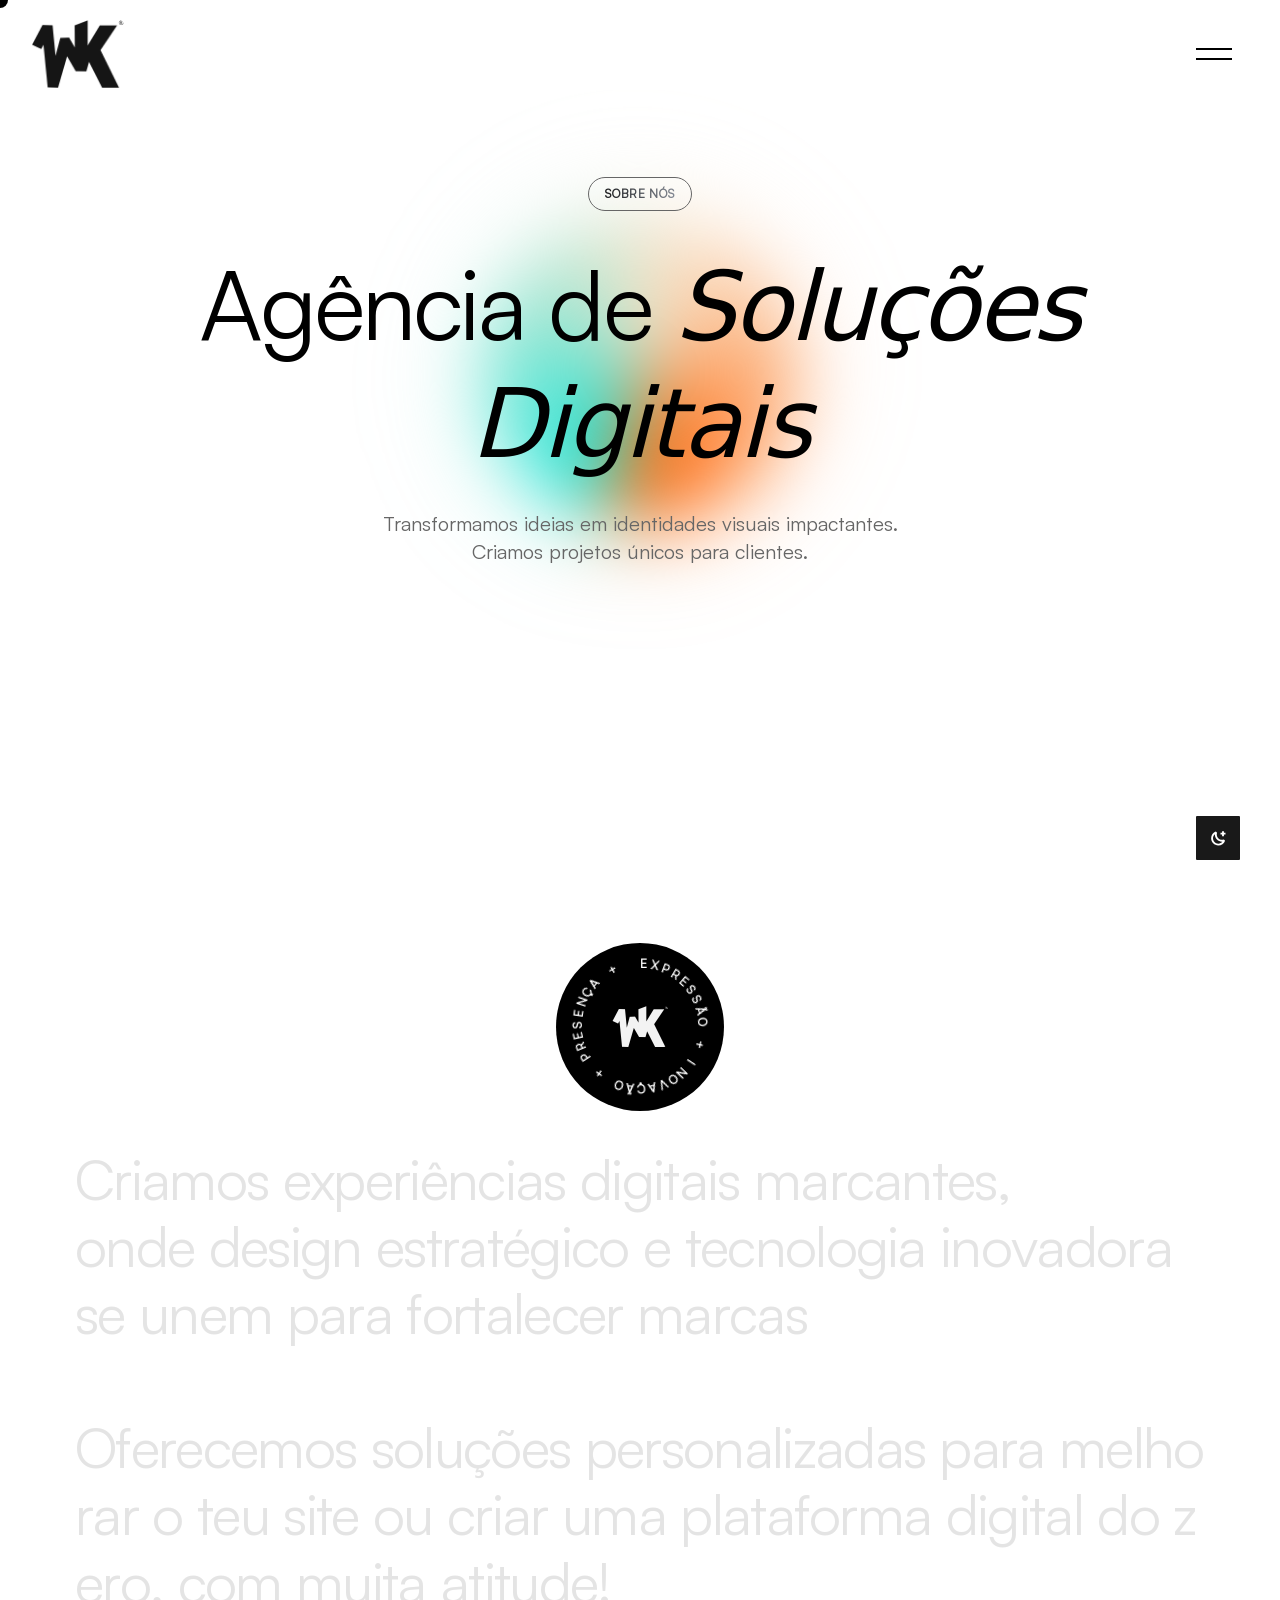
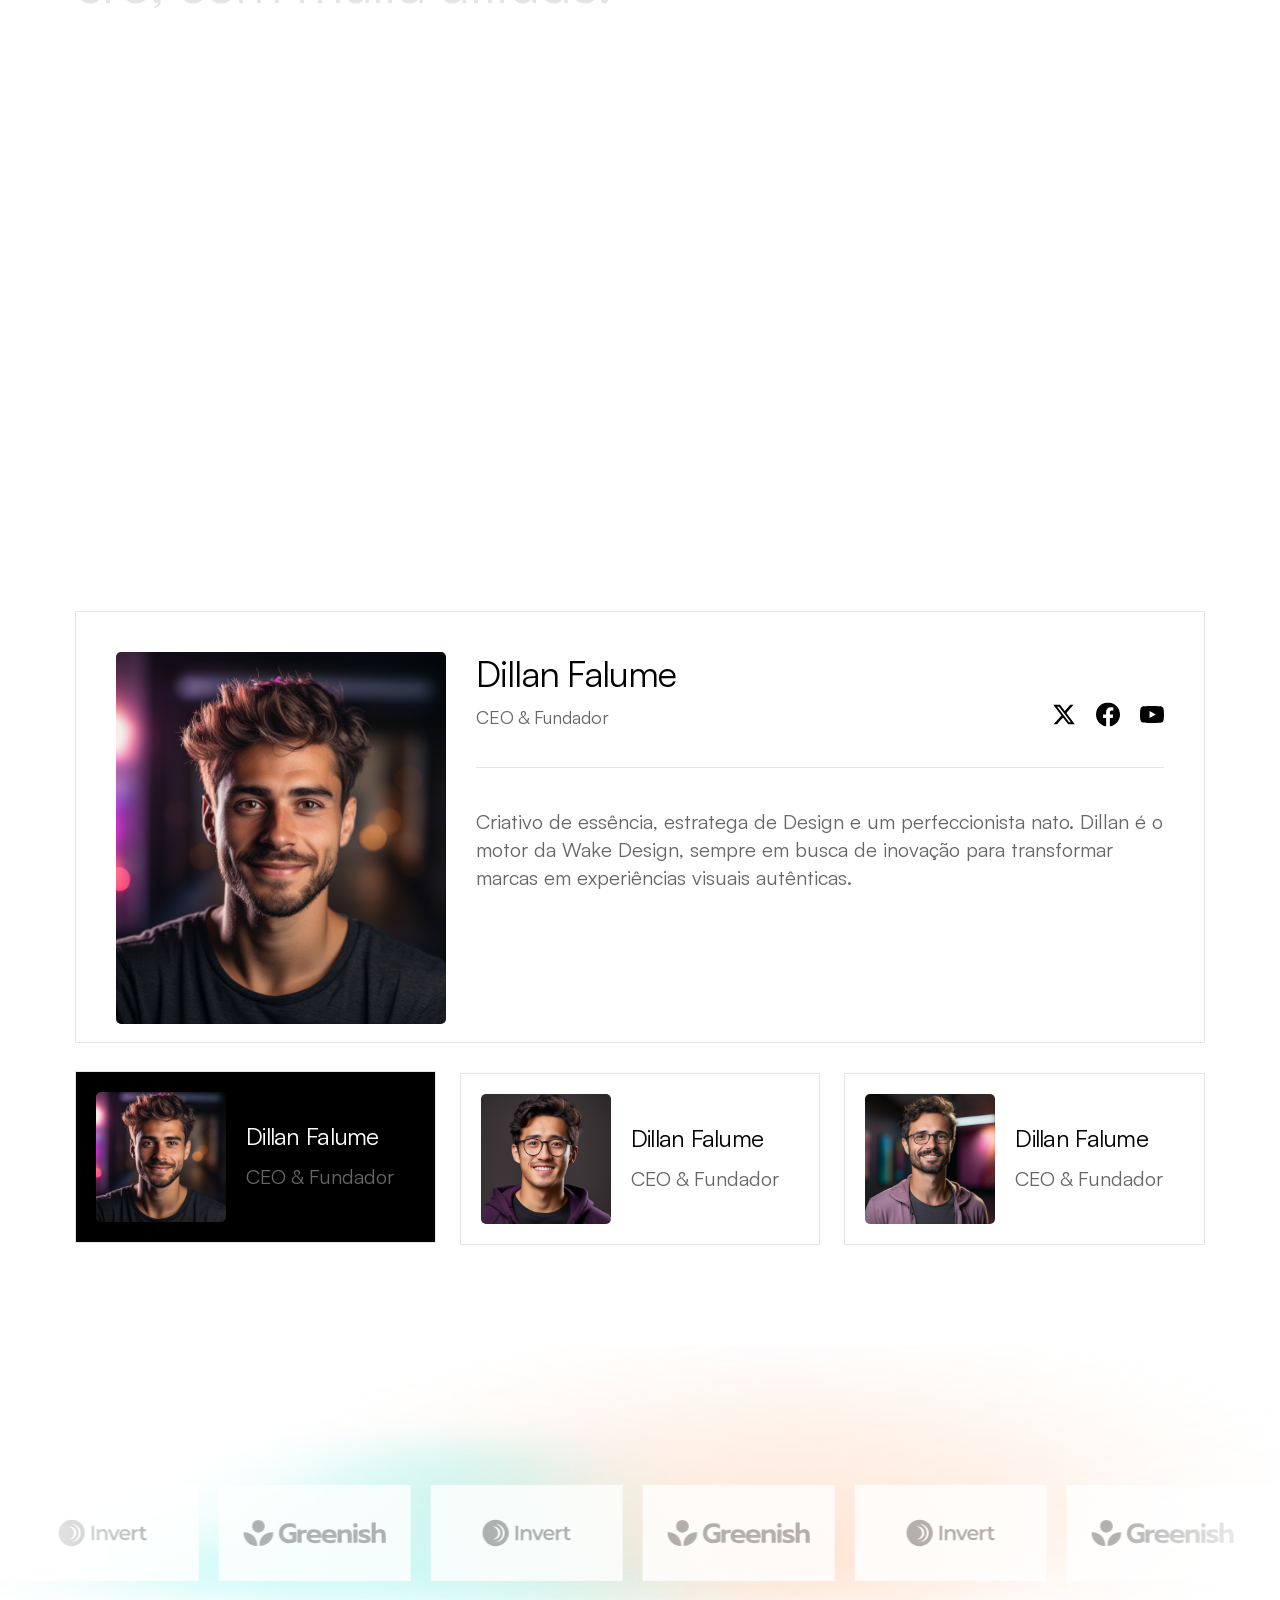
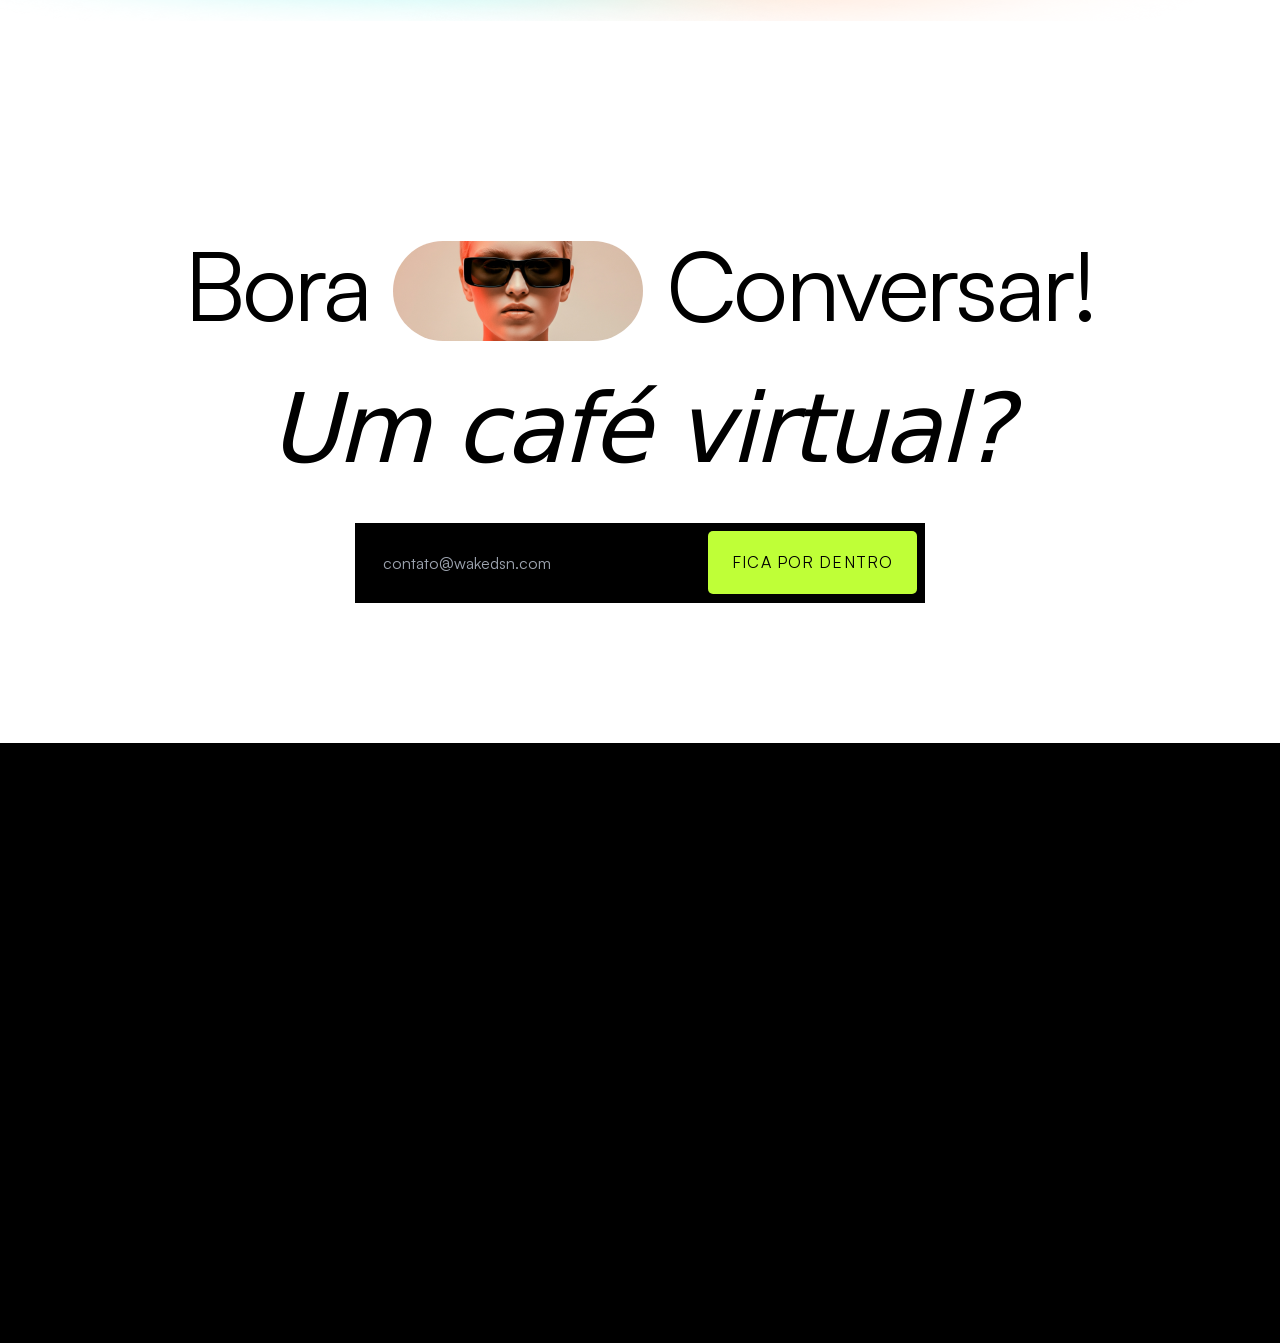
<file: about.html>
﻿<!DOCTYPE html>
<html lang="pt">

<head>
  <meta charset="utf-8">
  <title>Wake.Dsn | Sobre nós</title>
  
  <meta name="viewport" content="width=device-width, initial-scale=1">
  <meta name="viewport" content="width=device-width, initial-scale=1, maximum-scale=1">

  <!-- Stylesheets -->
  <link href="css/main.css" rel="stylesheet">
  
  <!--Favicon-->
  <link rel="icon" type="image/png" href="images/favicon-96x96.png" sizes="96x96">
  <link rel="icon" type="image/svg+xml" href="images/favicon.svg">
  <link rel="shortcut icon" href="images/favicon.ico">
  <link rel="apple-touch-icon" sizes="180x180" href="images/apple-touch-icon.png">

</head>
<body>

<header id="header" class="w-full fixed z-[9999]">

  <div class="w-full fixed h-[155px] top-0 z-[21] pointer-events-none gradient-shadow">
    <div class="absolute inset-0 pointer-events-none" style="backdrop-filter: blur(0px); -webkit-backdrop-filter: blur(0px)"></div>
    <div class="absolute inset-0 pointer-events-none rounded-[inherit]" style="
        mask-image: linear-gradient(
          0deg,
          rgba(255, 255, 255, 0) 0%,
          rgba(255, 255, 255, 1) 16.666666666666664%,
          rgba(255, 255, 255, 1) 33.33333333333333%,
          rgba(255, 255, 255, 0) 50%
        );
        -webkit-mask-image: linear-gradient(
          0deg,
          rgba(255, 255, 255, 0) 0%,
          rgba(255, 255, 255, 1) 16.666666666666664%,
          rgba(255, 255, 255, 1) 33.33333333333333%,
          rgba(255, 255, 255, 0) 50%
        );
        backdrop-filter: blur(-7px);
        -webkit-backdrop-filter: blur(-7px);
      "></div>
    <div class="absolute inset-0 pointer-events-none rounded-[inherit]" style="
        mask-image: linear-gradient(
          0deg,
          rgba(255, 255, 255, 0) 16.666666666666664%,
          rgba(255, 255, 255, 1) 33.33333333333333%,
          rgba(255, 255, 255, 1) 50%,
          rgba(255, 255, 255, 0) 66.66666666666666%
        );
        -webkit-mask-image: linear-gradient(
          0deg,
          rgba(255, 255, 255, 0) 16.666666666666664%,
          rgba(255, 255, 255, 1) 33.33333333333333%,
          rgba(255, 255, 255, 1) 50%,
          rgba(255, 255, 255, 0) 66.66666666666666%
        );
        backdrop-filter: blur(2px);
        -webkit-backdrop-filter: blur(2px);
      "></div>
    <div class="absolute inset-0 pointer-events-none rounded-[inherit]" style="
        mask-image: linear-gradient(
          0deg,
          rgba(255, 255, 255, 0) 33.33333333333333%,
          rgba(255, 255, 255, 1) 50%,
          rgba(255, 255, 255, 1) 66.66666666666666%,
          rgba(255, 255, 255, 0) 83.33333333333333%
        );
        -webkit-mask-image: linear-gradient(
          0deg,
          rgba(255, 255, 255, 0) 33.33333333333333%,
          rgba(255, 255, 255, 1) 50%,
          rgba(255, 255, 255, 1) 66.66666666666666%,
          rgba(255, 255, 255, 0) 83.33333333333333%
        );
        backdrop-filter: blur(4px);
        -webkit-backdrop-filter: blur(4px);
      "></div>
    <div class="absolute inset-0 pointer-events-none rounded-[inherit]" style="
        mask-image: linear-gradient(
          0deg,
          rgba(255, 255, 255, 0) 50%,
          rgba(255, 255, 255, 1) 66.66666666666666%,
          rgba(255, 255, 255, 1) 83.33333333333333%,
          rgba(255, 255, 255, 0) 100%
        );
        -webkit-mask-image: linear-gradient(
          0deg,
          rgba(255, 255, 255, 0) 50%,
          rgba(255, 255, 255, 1) 66.66666666666666%,
          rgba(255, 255, 255, 1) 83.33333333333333%,
          rgba(255, 255, 255, 0) 100%
        );
        backdrop-filter: blur(8px);
        -webkit-backdrop-filter: blur(8px);
      "></div>
    <div class="absolute inset-0 pointer-events-none rounded-[inherit]" style="
        mask-image: linear-gradient(
          0deg,
          rgba(255, 255, 255, 0) 66.66666666666666%,
          rgba(255, 255, 255, 1) 83.33333333333333%,
          rgba(255, 255, 255, 1) 100%,
          rgba(255, 255, 255, 0) 116.66666666666666%
        );
        -webkit-mask-image: linear-gradient(
          0deg,
          rgba(255, 255, 255, 0) 66.66666666666666%,
          rgba(255, 255, 255, 1) 83.33333333333333%,
          rgba(255, 255, 255, 1) 100%,
          rgba(255, 255, 255, 0) 116.66666666666666%
        );
        backdrop-filter: blur(16px);
        -webkit-backdrop-filter: blur(16px);
      "></div>
  </div>

  <nav class="z-[1000] w-full fixed px-5 sm:px-8 pt-1 sm:pt-5 nav-top">
    <div class="flex justify-between">
      <a href="index.html">
        <img class="max-h-[68px] w-auto inline-block dark:hidden" src="images/logo.png" alt="logo">
        <img class="max-h-[68px] w-auto dark:inline-block hidden" src="images/logo-white.png" alt="logo">
      </a>
      <div class="flex items-center">
        <div class="menu-open cursor-pointer relative h-[68px] w-[68px] before:content-[''] before:absolute before:top-[28px] 
                    before:left-1/2 before:w-9 before:h-0.5 before:bg-black dark:before:bg-white before:-translate-x-1/2 before:transition-all 
                    before:duration-300 after:content-[''] after:absolute after:bottom-[28px] after:left-1/2 after:w-9 after:h-0.5 after:bg-black 
                    dark:after:bg-white after:-translate-x-1/2 after:transition-all after:duration-300 hover:before:top-[25px] hover:after:bottom-[25px]">
        </div>
      </div>
    </div>
  </nav>

</header>

<nav data-lenis-prevent="true" class="menu fixed right-6 top-0 w-full min-h-screen overflow-y-auto z-[99999] before:content-none md:before:content-[''] 
                                      before:absolute before:w-[1px] before:h-[calc(100vh-94px)] before:left-[45%] before:top-0 before:bg-white before:bg-opacity-10 opacity-0">

  <div class="menu-close cursor-pointer sticky top-8 left-[89%] sm:left-[90%] md:left-[93%] lg:left-[94.7%] xl:left-[96.5%] 2xl:left-[96%] h-[40px] w-[40px] text-white">
    <svg xmlns="http://www.w3.org/2000/svg" x="0px" y="0px" width="30" height="30" viewbox="0 0 50 50">
      <path d="M 7.71875 6.28125 L 6.28125 7.71875 L 23.5625 25 L 6.28125 42.28125 L 7.71875 43.71875 L 25 26.4375 L 42.28125 43.71875 L 43.71875 42.28125 L 26.4375 25 L 43.71875 7.71875 L 42.28125 6.28125 L 25 23.5625 Z" fill="#fff"></path>
    </svg>
  </div>

  <div class="menu-wrapper relative max-w-[300px] sm:max-w-[400px] md:max-w-[600px] lg:max-w-[900px] xl:max-w-[1130px] mx-auto pb-4 flex flex-col gap-8 md:gap-16 md:top-20 z-[99999]">
    <ul class="menu-list">

      <!-- ínicio -->
      <li class="menu-list-item menu-list-item-anchor">
        <a href="index.html" class="text-white text-[28px] md:text-[42px] xl:text-[56px] 
                                    leading-[70px] xl:leading-[90px] menu-list-item-text">Ínicio</a>
      </li>

      <!-- Sobre nós -->
      <li class="menu-list-item menu-list-item-anchor active">
        <a href="about.html" class="text-white text-[28px] md:text-[42px] xl:text-[56px] leading-[70px] 
                            xl:leading-[90px] menu-list-item-text">Sobre nós</a>
      </li>

      <!-- Serviços -->
      <li class="menu-list-item menu-list-item-anchor w-full ">
        <a href="#" class="text-white text-[28px] md:text-[42px] xl:text-[56px] leading-[70px] 
                            xl:leading-[90px] menu-list-item-text">Serviços</a>
      </li>

      <!-- Blog -->
      <li class="menu-list-item menu-list-item-anchor w-full ">
        <a href="blog.html" class="text-white text-[28px] md:text-[42px] xl:text-[56px] leading-[70px] 
                            xl:leading-[90px] menu-list-item-text">Blog</a>
      </li>

      <!-- Projetos -->
      <li class="menu-list-item menu-list-item-anchor w-full ">
        <a href="project.html" class="text-white text-[28px] md:text-[42px] xl:text-[56px] leading-[70px] 
                            xl:leading-[90px] menu-list-item-text">Projetos</a>
      </li>

    </ul>
  </div>

  <div class="menu-footer max-lg:hidden lg:block fixed bottom-0 w-full border-t border-white border-opacity-10">
    <div class="menu-footer-content max-w-[300px] sm:max-w-[400px] md:max-w-[600px] lg:max-w-[900px] xl:max-w-[1130px] flex justify-between mx-auto py-8 flex-col md:flex-row">

      <p class="text-sm w-full md:w-auto mb-4 md:mb-0">
        Moçambique, Maputo 1100
      </p>
      <div class="flex gap-6">

        <span>
          <a href="https://www.facebook.com/staticmania">
            <svg xmlns="http://www.w3.org/2000/svg" width="23" height="23" viewbox="0 0 20 20" fill="none" class="stroke-[#565656] hover:stroke-white duration-200">
              <path d="M10 17.5C14.1421 17.5 17.5 14.1421 17.5 10C17.5 5.85786 14.1421 2.5 10 2.5C5.85786 2.5 2.5 5.85786 2.5 10C2.5 14.1421 5.85786 17.5 10 17.5Z" stroke-linecap="round" stroke-linejoin="round"></path>
              <path d="M13.125 6.875H11.875C11.3777 6.875 10.9008 7.07254 10.5492 7.42418C10.1975 7.77581 10 8.25272 10 8.75V17.5" stroke-linecap="round" stroke-linejoin="round"></path>
              <path d="M7.5 11.25H12.5" stroke-linecap="round" stroke-linejoin="round"></path>
            </svg>
          </a>
        </span>

        <span>
          <a href="https://www.youtube.com/channel/UCAaNCn1kzI1fXD4-fPD157Q">
            <svg xmlns="http://www.w3.org/2000/svg" class="stroke-[#565656] hover:stroke-white duration-200" width="23" height="23" viewbox="0 0 20 20" fill="none">
              <path d="M12.5 10L8.75 7.5V12.5L12.5 10Z" stroke-linecap="round" stroke-linejoin="round"></path>
              <path d="M1.875 9.99998C1.875 12.3246 2.11517 13.6886 2.29774 14.3896C2.34654 14.581 2.44026 14.7581 2.57114 14.9061C2.70201 15.0541 2.86627 15.1688 3.0503 15.2407C5.66569 16.2457 10 16.2181 10 16.2181C10 16.2181 14.3343 16.2457 16.9497 15.2407C17.1337 15.1688 17.298 15.0541 17.4288 14.9061C17.5597 14.7581 17.6534 14.581 17.7022 14.3896C17.8848 13.6886 18.125 12.3246 18.125 9.99998C18.125 7.67533 17.8848 6.3114 17.7023 5.6104C17.6535 5.41894 17.5597 5.24188 17.4289 5.09386C17.298 4.94585 17.1337 4.83115 16.9497 4.75927C14.3343 3.75422 10 3.78181 10 3.78181C10 3.78181 5.66574 3.75422 3.05033 4.75926C2.86629 4.83114 2.70203 4.94584 2.57116 5.09385C2.44029 5.24186 2.34656 5.41893 2.29776 5.61038C2.11518 6.31138 1.875 7.67533 1.875 9.99998Z" stroke-linecap="round" stroke-linejoin="round"></path>
            </svg>
          </a>
        </span>

        <span>
          <a href="https://www.instagram.com/staticmania">
            <svg xmlns="http://www.w3.org/2000/svg" class="stroke-[#565656] hover:stroke-white duration-200" width="23" height="23" viewbox="0 0 20 20" fill="none">
              <path d="M10 13.125C11.7259 13.125 13.125 11.7259 13.125 10C13.125 8.27411 11.7259 6.875 10 6.875C8.27411 6.875 6.875 8.27411 6.875 10C6.875 11.7259 8.27411 13.125 10 13.125Z" stroke-miterlimit="10"></path>
              <path d="M13.4375 2.8125H6.5625C4.49143 2.8125 2.8125 4.49143 2.8125 6.5625V13.4375C2.8125 15.5086 4.49143 17.1875 6.5625 17.1875H13.4375C15.5086 17.1875 17.1875 15.5086 17.1875 13.4375V6.5625C17.1875 4.49143 15.5086 2.8125 13.4375 2.8125Z" stroke-linecap="round" stroke-linejoin="round"></path>
              <path d="M14.0625 6.875C14.5803 6.875 15 6.45527 15 5.9375C15 5.41973 14.5803 5 14.0625 5C13.5447 5 13.125 5.41973 13.125 5.9375C13.125 6.45527 13.5447 6.875 14.0625 6.875Z" fill="#565656"></path>
            </svg>
          </a>
        </span>

        <span>
          <a href="https://dribbble.com/staticmania/">
            <svg xmlns="http://www.w3.org/2000/svg" class="stroke-[#565656] hover:stroke-white duration-200" width="23" height="23" viewbox="0 0 20 20" fill="none">
              <path d="M10 17.5C14.1421 17.5 17.5 14.1421 17.5 10C17.5 5.85786 14.1421 2.5 10 2.5C5.85786 2.5 2.5 5.85786 2.5 10C2.5 14.1421 5.85786 17.5 10 17.5Z" stroke-linecap="round" stroke-linejoin="round"></path>
              <path d="M5.55078 16.037C6.66328 14.1939 8.23315 12.6697 10.1082 11.6119C11.9832 10.5542 14.0997 9.99896 16.2524 10C16.6741 10 17.0905 10.0206 17.5017 10.0616" stroke-linecap="round" stroke-linejoin="round"></path>
              <path d="M14.6894 4.14795C13.5183 5.58738 12.0409 6.74742 10.3647 7.54356C8.68846 8.3397 6.85577 8.75188 5.00011 8.75007C4.20969 8.75045 3.42101 8.67625 2.64453 8.52846" stroke-linecap="round" stroke-linejoin="round"></path>
              <path d="M6.71484 3.25684C8.59445 4.35971 10.1529 5.93502 11.2355 7.82638C12.3181 9.71775 12.8871 11.8594 12.8861 14.0387C12.8869 15.0598 12.7627 16.0771 12.5165 17.0681" stroke-linecap="round" stroke-linejoin="round"></path>
            </svg>
          </a>
        </span>

        <span>
          <a href="https://www.figma.com/@staticmania">
            <svg xmlns="http://www.w3.org/2000/svg" class="stroke-[#565656] hover:stroke-white duration-200" width="23" height="23" viewbox="0 0 20 20" fill="none">
              <path d="M12.6562 12.6562C14.1233 12.6562 15.3125 11.467 15.3125 10C15.3125 8.53299 14.1233 7.34375 12.6562 7.34375C11.1892 7.34375 10 8.53299 10 10C10 11.467 11.1892 12.6562 12.6562 12.6562Z" stroke-linecap="round" stroke-linejoin="round"></path>
              <path d="M10 7.34368V2.03125H7.34375C6.63927 2.03125 5.96364 2.3111 5.4655 2.80925C4.96735 3.30739 4.6875 3.98302 4.6875 4.6875C4.6875 5.39198 4.96735 6.06761 5.4655 6.56575C5.96364 7.0639 6.63927 7.34375 7.34375 7.34375L10 7.34368Z" stroke-linecap="round" stroke-linejoin="round"></path>
              <path d="M10 12.6562V7.34375H7.34375C6.63927 7.34375 5.96364 7.6236 5.4655 8.12175C4.96735 8.61989 4.6875 9.29552 4.6875 10C4.6875 10.7045 4.96735 11.3801 5.4655 11.8783C5.96364 12.3764 6.63927 12.6562 7.34375 12.6562L10 12.6562Z" stroke-linecap="round" stroke-linejoin="round"></path>
              <path d="M10 7.34368V2.03125H12.6562C13.3607 2.03125 14.0364 2.3111 14.5345 2.80925C15.0326 3.30739 15.3125 3.98302 15.3125 4.6875C15.3125 5.39198 15.0326 6.06761 14.5345 6.56575C14.0364 7.0639 13.3607 7.34375 12.6562 7.34375L10 7.34368Z" stroke-linecap="round" stroke-linejoin="round"></path>
              <path d="M10 12.6562V15.3125C10 15.8379 9.84423 16.3515 9.55236 16.7883C9.26049 17.2251 8.84564 17.5656 8.36028 17.7666C7.87491 17.9677 7.34083 18.0203 6.82556 17.9178C6.3103 17.8153 5.837 17.5623 5.46551 17.1908C5.09402 16.8194 4.84104 16.3461 4.73854 15.8308C4.63605 15.3155 4.68865 14.7814 4.88969 14.2961C5.09074 13.8107 5.4312 13.3959 5.86801 13.104C6.30483 12.8121 6.81839 12.6563 7.34375 12.6563L10 12.6562Z" stroke-linecap="round" stroke-linejoin="round"></path>
            </svg>
          </a>
        </span>

        <span>
          <a href="https://discord.gg/fSxDJyvJmr">
            <svg xmlns="http://www.w3.org/2000/svg" class="stroke-[#565656] hover:stroke-white duration-200" width="23" height="23" viewbox="0 0 20 20" fill="none">
              <path d="M7.5 12.1875C8.01777 12.1875 8.4375 11.7678 8.4375 11.25C8.4375 10.7322 8.01777 10.3125 7.5 10.3125C6.98223 10.3125 6.5625 10.7322 6.5625 11.25C6.5625 11.7678 6.98223 12.1875 7.5 12.1875Z" fill="#565656"></path>
              <path d="M12.5 12.1875C13.0178 12.1875 13.4375 11.7678 13.4375 11.25C13.4375 10.7322 13.0178 10.3125 12.5 10.3125C11.9822 10.3125 11.5625 10.7322 11.5625 11.25C11.5625 11.7678 11.9822 12.1875 12.5 12.1875Z" fill="#565656"></path>
              <path d="M5.8125 6.24985C7.16746 5.82575 8.58012 5.6149 9.99987 5.62485C11.4196 5.6149 12.8322 5.82575 14.1872 6.24983" stroke-linecap="round" stroke-linejoin="round"></path>
              <path d="M14.1871 13.75C12.8322 14.1741 11.4195 14.3849 9.99981 14.375C8.58008 14.3849 7.16744 14.1741 5.8125 13.75" stroke-linecap="round" stroke-linejoin="round"></path>
              <path d="M12.1148 14.2255L13.0542 16.1044C13.1168 16.2306 13.2204 16.3319 13.348 16.3916C13.4756 16.4513 13.6196 16.466 13.7567 16.4333C15.6737 15.9646 17.3264 15.1474 18.5301 14.1012C18.622 14.0221 18.6892 13.9182 18.7234 13.802C18.7577 13.6857 18.7576 13.562 18.7232 13.4457L16.069 4.59837C16.0422 4.50915 15.9959 4.42704 15.9334 4.35799C15.8708 4.28894 15.7937 4.2347 15.7076 4.19922C14.9577 3.89221 14.1822 3.65213 13.39 3.48181C13.2391 3.44873 13.0813 3.47261 12.9469 3.54884C12.8125 3.62508 12.711 3.74829 12.662 3.89481L12.0391 5.76353" stroke-linecap="round" stroke-linejoin="round"></path>
              <path d="M7.88822 14.2255L6.94874 16.1044C6.88614 16.2306 6.78258 16.3319 6.65499 16.3916C6.5274 16.4513 6.38332 16.466 6.2463 16.4333C4.32922 15.9646 2.67656 15.1474 1.47286 14.1012C1.38094 14.0222 1.31381 13.9182 1.27955 13.802C1.24529 13.6857 1.24536 13.562 1.27974 13.4457L3.93395 4.59836C3.96074 4.50915 4.00709 4.42703 4.06961 4.35798C4.13214 4.28894 4.20927 4.2347 4.29539 4.19921C5.04524 3.8922 5.82077 3.65213 6.61293 3.48181C6.76385 3.44873 6.92168 3.47261 7.05607 3.54884C7.19046 3.62508 7.29194 3.74829 7.34099 3.89481L7.9639 5.76353" stroke-linecap="round" stroke-linejoin="round"></path>
              <path d="M7.5 12.1875C8.01777 12.1875 8.4375 11.7678 8.4375 11.25C8.4375 10.7322 8.01777 10.3125 7.5 10.3125C6.98223 10.3125 6.5625 10.7322 6.5625 11.25C6.5625 11.7678 6.98223 12.1875 7.5 12.1875Z" fill="#565656"></path>
              <path d="M12.5 12.1875C13.0178 12.1875 13.4375 11.7678 13.4375 11.25C13.4375 10.7322 13.0178 10.3125 12.5 10.3125C11.9822 10.3125 11.5625 10.7322 11.5625 11.25C11.5625 11.7678 11.9822 12.1875 12.5 12.1875Z" fill="#565656"></path>
              <path d="M5.8125 6.24985C7.16746 5.82575 8.58012 5.6149 9.99987 5.62485C11.4196 5.6149 12.8322 5.82575 14.1872 6.24983" stroke-linecap="round" stroke-linejoin="round"></path>
              <path d="M14.1871 13.75C12.8322 14.1741 11.4195 14.3849 9.99981 14.375C8.58008 14.3849 7.16744 14.1741 5.8125 13.75" stroke-linecap="round" stroke-linejoin="round"></path>
              <path d="M12.1148 14.2255L13.0542 16.1044C13.1168 16.2306 13.2204 16.3319 13.348 16.3916C13.4756 16.4513 13.6196 16.466 13.7567 16.4333C15.6737 15.9646 17.3264 15.1474 18.5301 14.1012C18.622 14.0221 18.6892 13.9182 18.7234 13.802C18.7577 13.6857 18.7576 13.562 18.7232 13.4457L16.069 4.59837C16.0422 4.50915 15.9959 4.42704 15.9334 4.35799C15.8708 4.28894 15.7937 4.2347 15.7076 4.19922C14.9577 3.89221 14.1822 3.65213 13.39 3.48181C13.2391 3.44873 13.0813 3.47261 12.9469 3.54884C12.8125 3.62508 12.711 3.74829 12.662 3.89481L12.0391 5.76353" stroke-linecap="round" stroke-linejoin="round"></path>
              <path d="M7.88822 14.2255L6.94874 16.1044C6.88614 16.2306 6.78258 16.3319 6.65499 16.3916C6.5274 16.4513 6.38332 16.466 6.2463 16.4333C4.32922 15.9646 2.67656 15.1474 1.47286 14.1012C1.38094 14.0222 1.31381 13.9182 1.27955 13.802C1.24529 13.6857 1.24536 13.562 1.27974 13.4457L3.93395 4.59836C3.96074 4.50915 4.00709 4.42703 4.06961 4.35798C4.13214 4.28894 4.20927 4.2347 4.29539 4.19921C5.04524 3.8922 5.82077 3.65213 6.61293 3.48181C6.76385 3.44873 6.92168 3.47261 7.05607 3.54884C7.19046 3.62508 7.29194 3.74829 7.34099 3.89481L7.9639 5.76353" stroke-linecap="round" stroke-linejoin="round"></path>
            </svg>
          </a>
        </span>

        <span>
          <a href="https://www.linkedin.com/company/staticmania/">
            <svg xmlns="http://www.w3.org/2000/svg" class="stroke-[#565656] hover:stroke-white duration-200" width="23" height="23" viewbox="0 0 20 20" fill="none">
              <path d="M16.25 3.125H3.75C3.40482 3.125 3.125 3.40482 3.125 3.75V16.25C3.125 16.5952 3.40482 16.875 3.75 16.875H16.25C16.5952 16.875 16.875 16.5952 16.875 16.25V3.75C16.875 3.40482 16.5952 3.125 16.25 3.125Z" stroke-linecap="round" stroke-linejoin="round"></path>
              <path d="M9.375 8.75V13.75" stroke-linecap="round" stroke-linejoin="round"></path>
              <path d="M6.875 8.75V13.75" stroke-linecap="round" stroke-linejoin="round"></path>
              <path d="M9.375 10.9375C9.375 10.3573 9.60547 9.80094 10.0157 9.3907C10.4259 8.98047 10.9823 8.75 11.5625 8.75C12.1427 8.75 12.6991 8.98047 13.1093 9.3907C13.5195 9.80094 13.75 10.3573 13.75 10.9375V13.75" stroke-linecap="round" stroke-linejoin="round"></path>
              <path d="M6.875 7.1875C7.39277 7.1875 7.8125 6.76777 7.8125 6.25C7.8125 5.73223 7.39277 5.3125 6.875 5.3125C6.35723 5.3125 5.9375 5.73223 5.9375 6.25C5.9375 6.76777 6.35723 7.1875 6.875 7.1875Z" fill="#565656"></path>
            </svg>
          </a>
        </span>

      </div>
    </div>
  </div>

</nav>

<div class="menu-overflow fixed z-[9999] bg-[rgba(10,10,10,0.95)] bg-opacity-60 backdrop-blur-[25px] w-full h-full pointer-events-none"></div>

<div class="pointer"></div>

<div class="toggle-button fixed right-10 bottom-10 z-[1000]">

  <button id="theme-toggle" type="button" class="text-secondary bg-black/90 dark:bg-white/90 rounded-[1px] backdrop-blur-xl dark:text-white focus:outline-none focus:ring-0 focus:ring-gray-200 w-[44px] h-[44px] flex justify-center items-center">
    <svg data-testid="geist-icon" id="theme-toggle-dark-icon" class="hidden w-5 h-5" fill="#fff" stroke-linejoin="round" viewbox="0 0 16 16">
      <path fill-rule="evenodd" clip-rule="evenodd" d="M10.5 0.25V1V1.5H11L11.75 1.5V3H11H10.5V3.5V4.25H9V3.5V3H8.5H7.75V1.5H8.5H9V1V0.25H10.5ZM3.25514 2.75496C2.33413 3.53491 1.75 4.69972 1.75 6C1.75 8.34721 3.65279 10.25 6 10.25C7.30029 10.25 
                                                      8.4651 9.66587 9.24505 8.74485C9.16377 8.74827 9.08207 8.74999 9 8.74999C5.82436 8.74999 3.25 6.17563 3.25 2.99999C3.25 2.91792 3.25172 2.83623 3.25514 2.75496ZM0.25 6C0.25 3.51072 1.83142 
                                                      1.39271 4.042 0.592193L5.00256 1.55275C4.83933 2.00347 4.75 2.49047 4.75 2.99999C4.75 5.3472 6.65279 7.24999 9 7.24999C9.50953 7.24999 9.99653 7.16065 10.4473 6.99743L11.4078 7.95798C10.6073 
                                                      10.1686 8.48929 11.75 6 11.75C2.82436 11.75 0.25 9.17564 0.25 6Z" fill="#fff" transform="translate(2.25, 2.25)"></path>
    </svg>
    <svg id="theme-toggle-light-icon" class="hidden w-5 h-5" fill="#000" viewbox="0 0 16 16" data-testid="geist-icon" stroke-linejoin="round">
      <path fill-rule="evenodd" clip-rule="evenodd" d="M7.75 1V0.25H6.25V1V1.25V2H7.75V1.25V1ZM7 9C8.10457 9 9 8.10457 9 7C9 5.89543 8.10457 5 7 5C5.89543 5 5 5.89543 5 7C5 8.10457 5.89543 9 7 9ZM7 10.5C8.933 10.5 10.5 8.933 10.5 7C10.5 5.067 
                                                      8.933 3.5 7 3.5C5.067 3.5 3.5 5.067 3.5 7C3.5 8.933 5.067 10.5 7 10.5ZM7.75 12V12.75V13V13.75H6.25V13V12.75V12H7.75ZM12 6.25H12.75H13H13.75V7.75H13H12.75H12V6.25ZM1 6.25H0.25V7.75H1H1.25H2V6.25H1.25H1ZM10.0052 
                                                      2.93414L10.5355 2.40381L10.7123 2.22703L11.2426 1.6967L12.3033 2.75736L11.773 3.28769L11.5962 3.46447L11.0659 3.9948L10.0052 2.93414ZM2.22703 10.7123L1.6967 11.2426L2.75736 12.3033L3.28769 11.773L3.46447 
                                                      11.5962L3.9948 11.0659L2.93414 10.0052L2.40381 10.5355L2.22703 10.7123ZM2.93414 3.9948L2.40381 3.46447L2.22703 3.28769L1.6967 2.75736L2.75736 1.6967L3.28769 2.22703L3.46447 2.40381L3.9948 2.93414L2.93414 
                                                      3.9948ZM10.7123 11.773L11.2426 12.3033L12.3033 11.2426L11.773 10.7123L11.5962 10.5355L11.0659 10.0052L10.0052 11.0659L10.5355 11.5962L10.7123 11.773Z" fill="#000" transform="translate(1.25, 1.25)"></path>
    </svg>
  </button>

</div>

<main class="lg:mb-[600px] relative z-10 bg-backgroundBody dark:bg-dark">

<!--  -->
<section class="pt-28 sm:pb-28 max-md:pb-16 md:py-[155px] lg:py-[177px] relative z-50 overflow-hidden">

  <div id="hero-gradient-wrapper" class="absolute w-full h-full top-0 left-0 -z-10 blur-[35px] md:blur-[60px] scale-75">

    <img src="images/hero-gradient-background.png" alt="hero-gradient-background" id="hero-gradient" 
          class="absolute left-1/2 top-1/2 -translate-x-1/2 -translate-y-1/2">
  </div>

  <div class="container">
    <div class="text-center reveal-me">

      <div class="rv-badge">
        <span class="rv-badge-text">Sobre nós</span>

      </div>

      <h1 class="mt-3.5 sm:mt-5 lg:mt-9 mb-3 sm:mb-4 lg:mb-7">Agência de <i class="font-instrument italic">Soluções Digitais</i></h1>
      <p>Transformamos ideias em identidades visuais impactantes. <br>Criamos projetos únicos para clientes.</p>

    </div>
  </div>

</section>

<!-- S O B R E -->
<section class="pb-14 md:pb-16 lg:pb-[88px] xl:pb-[100px] pt-28 md:pt-32 lg:pt-44 xl:pt-[200px] relative overflow-hidden about">
  <div class="container">

    <div class="flex flex-col items-center lg:items-stretch justify-center lg:justify-normal reveal-me">

      <!-- Logo Circular -->
      <div class="relative w-[168px] h-[168px] bg-secondary dark:bg-white rounded-[50%] flex items-center justify-center mx-auto">

        <figure>
          <img src="images/icons/text-circle-logo.png" alt="text-circle-logo" class="inline dark:hidden">
          <img src="images/icons/text-circle-dark-logo.png" alt="text-circle-logo" class="hidden dark:inline">
        </figure>

        <div class="text">
          <p>Expressão + Inovação + Presença +</p>
        </div>

      </div>

      <h3 class="mt-[34px] mx-auto reveal-text relative overflow-hidden">
        Criamos experiências digitais marcantes,
        <br class="hidden sm:block">
        onde design estratégico e tecnologia inovadora
        <br class="hidden sm:block">
        se unem para fortalecer marcas
        <br>
        <br>
        Oferecemos soluções personalizadas para melhorar o 
        teu site ou criar uma plataforma digital do  zero, 
        com muita atitude!<br class="hidden sm:block">
      </h3>

    </div>
  </div>
</section>

<!-- E Q U I P E -->
<section class="pt-14 md:pt-16 lg:pt-[88px] xl:pt-[100px] pb-14 md:pb-16 lg:pb-[88px] xl:pb-[100px] relative z-50 overflow-hidden">
  <div class="container reveal-me">

    <!-- Preview -->
    <div class="our-team-details flex flex-col lg:flex-row gap-10 gap-x-[30px] max-md:justify-center max-md:items-center border dark:border-dark p-5 lg:p-10 bg-backgroundBody dark:bg-dark">

      <figure class="max-lg:w-full lg:max-w-[330px] lg:max-h-[350px]">
        <img src="images/home-ai/team/ai-team-1.png" alt="Team Leader" class="w-full object-cover">
      </figure>

      <div>
        <div class="flex flex-col gap-y-10 md:flex-row justify-between mb-5 lg:mb-10">

          <div>
            <h2 class="lg:text-4xl lg:leading-[1.2] lg:-tracking-[1.08px] mb-3">
              Dillan Falume
            </h2>

            <p class="text-lg font-light leading-[20px]">CEO & Fundador</p>

          </div>

          <ul class="flex gap-5 md:self-end">
            <li>
              <a href="#" target="_blank">
                <img src="images/icons/x-twitter.svg" alt="Twitter" class="inline dark:hidden">
                <img src="images/icons/x-twitter-dark.svg" alt="Twitter" class="hidden dark:inline">
              </a>
            </li>
            <li>
              <a href="#" target="_blank">
                <img src="images/icons/facebook.svg" alt="Facebook" class="inline dark:hidden">
                <img src="images/icons/facebook-dark.svg" alt="Facebook" class="hidden dark:inline">
              </a>
            </li>
            <li>
              <a href="#" target="_blank">
                <img src="images/icons/youtube.svg" alt="YouTube" class="inline dark:hidden">
                <img src="images/icons/youtube-dark.svg" alt="YouTube" class="hidden dark:inline">
              </a>
            </li>
          </ul>

        </div>

        <div class="max-w-[730px] border-t dark:border-dark pt-5 lg:pt-10">
          <p>
            Criativo de essência, estratega de Design e um perfeccionista nato.
            Dillan é o motor da Wake Design, sempre em busca de inovação para
            transformar marcas em experiências visuais autênticas.
          </p>
        </div>

      </div>

    </div>

    <!-- Outros mebros -->
    <div class="flex max-lg:flex-wrap gap-6 justify-center mt-[30px]">

      <!-- 1 -->
      <div class="tab-member max-w-[370px] flex-auto border dark:border-dark p-5 flex items-center h-auto gap-5 transitionTimingFunction tab-active" data-member="marvin">
        <figure>
          <img src="images/home-ai/team/ai-team-1.png" alt="Dillan Falume" class="w-[130px] h-[130px] object-cover">
        </figure>
        <div>
          <h3 class="text-2xl leading-[1.2] tracking-[-0.72px] mb-3">
            Dillan Falume
          </h3>
          <p>CEO & Fundador</p>
        </div>
      </div>

      <!-- 2 -->
      <div class="tab-member border dark:border-dark max-w-[370px] flex-auto p-5 flex items-center h-auto gap-5 transitionTimingFunction" data-member="marvin">
        <figure>
          <img src="images/home-ai/team/ai-team-2.png" alt="Dillan Falume" class="w-[130px] h-[130px] object-cover">
        </figure>
        <div>
          <h3 class="text-2xl leading-[1.2] tracking-[-0.72px] mb-3">
            Dillan Falume
          </h3>
          <p>CEO & Fundador</p>
        </div>
      </div>

      <!-- 3 -->
      <div class="tab-member max-w-[370px] flex-auto border dark:border-dark p-5 flex items-center h-auto gap-5 transitionTimingFunction" data-member="marvin">
        <figure>
          <img src="images/home-ai/team/ai-team-3.png" alt="Dillan Falume" class="w-[130px] h-[130px] object-cover">
        </figure>
        <div>
          <h3 class="text-2xl leading-[1.2] tracking-[-0.72px] mb-3">
            Dillan Falume
          </h3>
          <p>CEO & Fundador</p>
        </div>
      </div>

    </div>

  </div>
</section>

<!-- M A R C A S -->
<section class="relative max-md:pt-0.5 pt-14 md:pt-16 lg:pt-[88px] xl:pt-[100px] mb-14 md:mb-16 lg:mb-[88px] xl:mb-[100px] overflow-hidden">

  <div class="absolute scale-y-75 lg:scale-y-[0.5] xl:scale-y-[0.5] 2xl:scale-y-[0.22] scale-x-[2.5] left-1/2 top-1/2 -translate-y-1/2 lg:-translate-y-[45%] xl:-translate-y-[50%] 2xl:-translate-y-[46%] -translate-x-1/2 -z-30">
    <img src="images/gradient-bg.png" alt="gradient-bg">
  </div>

  <!-- Gradient Background Container -->
  <div class="py-5 sm:py-10 reveal-me">

    <!-- Marquee Wrapper -->
    <div class="relative overflow-hidden">
      <div class="absolute left-0 top-0 h-full w-40 bg-gradient-to-r from-white to-transparent dark:from-dark z-40"></div>
      <div class="absolute right-0 top-0 h-full w-40 bg-gradient-to-l from-white to-transparent dark:from-dark z-40"></div>

      <!-- Infinite Scroll Container -->
      <div class="z-50 flex gap-5 w-fit flex-nowrap whitespace-nowrap will-change-transform marquee-inner">

        <!-- Marquee Items - Frosted Glass Effect -->
        <div class="bg-white/80 dark:bg-dark backdrop-blur-2xl w-48 h-24 flex items-center justify-center z-50 flex-shrink-0 marquee-part">
          <!-- Light/Dark Mode Logo Variants -->
          <img src="images/marquee-img/invert.svg" alt="Company Logo" class="inline-block dark:hidden">
          <img src="images/marquee-img/invert-dark.svg" alt="Company Logo" class="dark:inline-block hidden">
        </div>

        <div class="bg-white/80 dark:bg-dark backdrop-blur-2xl w-48 h-24 flex items-center justify-center z-50 flex-shrink-0 marquee-part">
          <img src="images/marquee-img/greenish.svg" alt="Company Logo" class="inline-block dark:hidden">
          <img src="images/marquee-img/greenish-dark.svg" alt="Company Logo" class="dark:inline-block hidden">
        </div>

        <div class="bg-white/80 dark:bg-dark backdrop-blur-2xl w-48 h-24 flex items-center justify-center z-50 flex-shrink-0 marquee-part">
          <img src="images/marquee-img/invert.svg" alt="Company Logo" class="inline-block dark:hidden">
          <img src="images/marquee-img/invert-dark.svg" alt="Company Logo" class="dark:inline-block hidden">
        </div>

        <div class="bg-white/80 dark:bg-dark backdrop-blur-3xl w-48 h-24 flex items-center justify-center z-50 flex-shrink-0 marquee-part">
          <img src="images/marquee-img/greenish.svg" alt="Company Logo" class="inline-block dark:hidden">
          <img src="images/marquee-img/greenish-dark.svg" alt="Company Logo" class="dark:inline-block hidden">
        </div>

        <div class="bg-white/80 dark:bg-dark backdrop-blur-2xl w-48 h-24 flex items-center justify-center z-50 flex-shrink-0 marquee-part">
          <img src="images/marquee-img/invert.svg" alt="Company Logo" class="inline-block dark:hidden">
          <img src="images/marquee-img/invert-dark.svg" alt="Company Logo" class="dark:inline-block hidden">
        </div>

        <div class="bg-white/80 dark:bg-dark backdrop-blur-2xl w-48 h-24 flex items-center justify-center z-50 flex-shrink-0 marquee-part">
          <img src="images/marquee-img/greenish.svg" alt="Company Logo" class="inline-block dark:hidden">
          <img src="images/marquee-img/greenish-dark.svg" alt="Company Logo" class="dark:inline-block hidden">
        </div>

        <div class="bg-white/80 dark:bg-dark backdrop-blur-2xl w-48 h-24 flex items-center justify-center z-50 flex-shrink-0 marquee-part">
          <img src="images/marquee-img/invert.svg" alt="Company Logo" class="inline-block dark:hidden">
          <img src="images/marquee-img/invert-dark.svg" alt="Company Logo" class="dark:inline-block hidden">
        </div>

        <div class="bg-white/80 dark:bg-dark backdrop-blur-2xl w-48 h-24 flex items-center justify-center z-50 flex-shrink-0 marquee-part">
          <img src="images/marquee-img/greenish.svg" alt="Company Logo" class="inline-block dark:hidden">
          <img src="images/marquee-img/greenish-dark.svg" alt="Company Logo" class="dark:inline-block hidden">
        </div>

        <div class="bg-white/80 dark:bg-dark backdrop-blur-2xl w-48 h-24 flex items-center justify-center z-50 flex-shrink-0 marquee-part">
          <img src="images/marquee-img/invert.svg" alt="Company Logo" class="inline-block dark:hidden">
          <img src="images/marquee-img/invert-dark.svg" alt="Company Logo" class="dark:inline-block hidden">
        </div>

        <div class="bg-white/80 dark:bg-dark backdrop-blur-2xl w-48 h-24 flex items-center justify-center z-50 flex-shrink-0 marquee-part">
          <img src="images/marquee-img/greenish.svg" alt="Company Logo" class="inline-block dark:hidden">
          <img src="images/marquee-img/greenish-dark.svg" alt="Company Logo" class="dark:inline-block hidden">
        </div>

      </div>

    </div>

  </div>

</section>

<!-- C T A -->
<section class="pt-14 md:pt-16 lg:pt-[88px] xl:pt-[100px] pb-[70px] lg:pb-[140px] relative">
  <div class="container">

    <!-- Cta -->
    <h2 class="text-center xl:text-[96px] font-normal xl:leading-[1.1] xl:tracking-[-2.88px]">
      Bora
      <div class="cta-slider-container max-sm:block sm:inline-block max-sm:mb-5 translate-y-2 sm:translate-y-[20px] max-sm:mt-2.5">
        <div class="cta-inline-slider">
          <div class="slide">
            <img src="images/agent/01.jpg" alt="Slide 1">
          </div>
          <div class="slide">
            <img src="images/agent/02.jpg" alt="Slide 2">
          </div>
          <div class="slide">
            <img src="images/agent/03.jpg" alt="Slide 3">
          </div>
        </div>
      </div>
      Conversar!

      <span class="font-instrument sm:mt-10 italic block max-md:inline-block">Um café virtual?</span>
    </h2>

    <!-- Newsletter -->
    <form class="max-md:max-w-sm max-w-[570px] mt-8 md:mt-10 flex bg-secondary text-white mx-auto w-full relative">
      <input type="email" placeholder="contato@wakedsn.com" class="border-none focus:outline-none bg-transparent text-base block w-full p-5 md:p-7">
      <button type="submit" class="inline-block bg-primary p-3 md:p-6 uppercase text-secondary max-md:text-xs md:leading-[15.4px] 
                                    md:tracking-[1.12px] absolute top-3 md:top-2 cursor-pointer right-3 md:right-2">
        Fica por dentro
      </button>
    </form>

  </div>
</section>

</main>

<!-- F O O T E R -->
<footer class="relative lg:fixed lg:-z-10 bg-black bottom-0 w-full pt-20 sm:pt-24 md:pt-36 pb-24 lg:pb-48 overflow-hidden">
  <div class="container">

    <div class="flex flex-col sm:flex-row flex-wrap gap-y-10 sm:gap-y-16 justify-center sm:justify-between relative z-10">

      <!-- Fale conosco -->
      <div class="pr-8 max-lg:basis-full">
        <h5 class="uppercase text-sm font-satoshi text-white tracking-[3px] mb-4 sm:mb-8 font-bold">
          Fala connosco!
        </h5>
        <p class="text-white text-sm max-md:font-semibold mb-5">
          Bora bater um papo rápido de 15 min e ver <br>
          se encaixa no teu projeto
        </p>

        <div class="flex p-4 group bg-primary bg-opacity-30 gap-4 justify-between items-center backdrop-blur-2xl max-w-[360px]">
          <img class="h-[55px] w-auto" src="images/logo.svg" alt="logo">
          <div>
            <h6 class="text-sm font-satoshi text-white font-bold">
              Bora agendar um papo free
            </h6>
            <p class="text-sm text-white">Corre! Só resta 1 spot</p>
          </div>
          <a href="contact.html">
            <figure class="bg-primary w-[55px] h-[55px] cursor-pointer relative overflow-hidden">
              <img src="images/icons/arrow-Icon.svg" alt="Arrow Icon" class="absolute left-1/2 -translate-x-1/2 top-1/2 -translate-y-1/2 group-hover:-translate-y-12 group-hover:translate-x-8 transition-all duration-500 opacity-100 group-hover:opacity-0">
              <img src="images/icons/arrow-Icon.svg" alt="Arrow Icon" class="absolute translate-y-12 -translate-x-4 transition-all duration-500 opacity-0 group-hover:opacity-100 group-hover:translate-x-[19px] group-hover:translate-y-5">
            </figure>
          </a>
        </div>

      </div>

      <!-- Links -->
      <!-- <div>
        <h5 class="uppercase text-sm font-satoshi text-white tracking-[3px] mb-4 sm:mb-8 font-bold">
          Resources
        </h5>
        <ul>
          <li class="mb-4">
            <a href="blog.html" class="block text-white transition-colors duration-300 font-semibold hover:text-primary">Blog</a>
          </li>
          <li class="mb-4">
            <a href="blog-02.html" class="block text-white transition-colors duration-300 font-semibold hover:text-primary">Blog 02</a>
          </li>
          <li class="mb-4">
            <a href="project.html" class="block text-white transition-colors duration-300 font-semibold hover:text-primary">Projects</a>
          </li>
          <li class="mb-4">
            <a href="project-02.html" class="block text-white transition-colors duration-300 font-semibold hover:text-primary">Projects 02</a>
          </li>
          <li class="mb-4">
            <a href="project-03.html" class="block text-white transition-colors duration-300 font-semibold hover:text-primary">Projects 03</a>
          </li>
          <li class="mb-4">
            <a href="pricing.html" class="block text-white transition-colors duration-300 font-semibold hover:text-primary">Pricing</a>
          </li>
        </ul>
      </div> -->

      <!-- Wake Design -->
      <div>
        <h5 class="uppercase text-sm font-satoshi text-white tracking-[3px] mb-4 sm:mb-8 font-bold">
          Wake Design
        </h5>

        <ul>
          <li class="mb-4">
            <a href="about.html" class="block text-white transition-colors duration-300 font-semibold hover:text-primary">Sobre nós</a>
          </li>

          <li class="mb-4">
            <a href="faq.html" class="block text-white transition-colors duration-300 font-semibold hover:text-primary">FAQ</a>
          </li>

          <li class="mb-4">
            <a href="contact.html" class="block text-white transition-colors duration-300 font-semibold hover:text-primary">Contato</a>
          </li>

          <li class="mb-4">
            <a href="terms.html" class="block text-white transition-colors duration-300 font-semibold hover:text-primary">Nosso Acordo</a>
          </li>

          <li class="mb-4">
            <a href="privacy-policy.html" class="block text-white transition-colors duration-300 font-semibold hover:text-primary">Política de Privacidade</a>
          </li>



        </ul>

      </div>

      <!-- Importantes -->
      <!-- <div>

        <h5 class="uppercase text-sm font-satoshi text-white tracking-[3px] mb-4 sm:mb-8 font-bold">
          Important Link
        </h5>

        <ul>
          <li class="mb-4">
            <a href="career-02.html" class="block text-white transition-colors duration-300 font-semibold hover:text-primary">Career 02</a>
          </li>
          <li class="mb-4">
            <a href="career-details.html" class="block text-white transition-colors duration-300 font-semibold hover:text-primary">Career Details</a>
          </li>
          <li class="mb-4">
            <a href="team.html" class="block text-white transition-colors duration-300 font-semibold hover:text-primary">Team</a>
          </li>
          <li class="mb-4">
            <a href="team-details.html" class="block text-white transition-colors duration-300 font-semibold hover:text-primary">Team Details</a>
          </li>
          <li class="mb-4">
            <a href="changelog.html" class="block text-white transition-colors duration-300 font-semibold hover:text-primary">Changelog</a>
          </li>
          <li class="mb-4">
            <a href="password-protected.html" class="block text-white transition-colors duration-300 font-semibold hover:text-primary">Password Protected</a>
          </li>
          <li class="mb-4">
            <a href="404.html" class="block text-white transition-colors duration-300 font-semibold hover:text-primary">404</a>
          </li>
        </ul>
      </div> -->

    </div>
  </div>

  <!-- 
  
    Fundo do Footer
    Ainda quero alterar para
    por o logotipo da Wake

  -->
  <div class="absolute w-full bottom-0">
    <h5 class="w-full bottom-0 absolute footer-text text-center font-satoshi 
              font-extrabold text-4xl xs:text-5xl sm:text-6xl md:text-[88px] 
              lg:text-[120px] xl:text-[150px] 2xl:text-[170px] tracking-widest 
              text-nowrap translate-y-[30%] left-1/2 -translate-x-1/2">
      WAKE DESIGN
    </h5>
  </div>

</footer>

<script src="js/lib/imagesloaded.pkgd.min.js"></script>
<script src="js/lib/gsap.min.js"></script>
<script src="js/lib/ScrollTrigger.min.js"></script>
<script src="js/lib/lenis.min.js"></script>
<script src="js/lib/split-types.min.js"></script>
<script src="js/lib/matter.min.js"></script>
<script src="js/career-tabs.js"></script>
<script src="js/lib/swiper.min.js"></script>
<script src="js/lib/headroom.min.js"></script>
<script src="js/lib/vanila-marquee.min.js"></script>
<script src="js/script.js"></script>
</body>

</html>
</file>
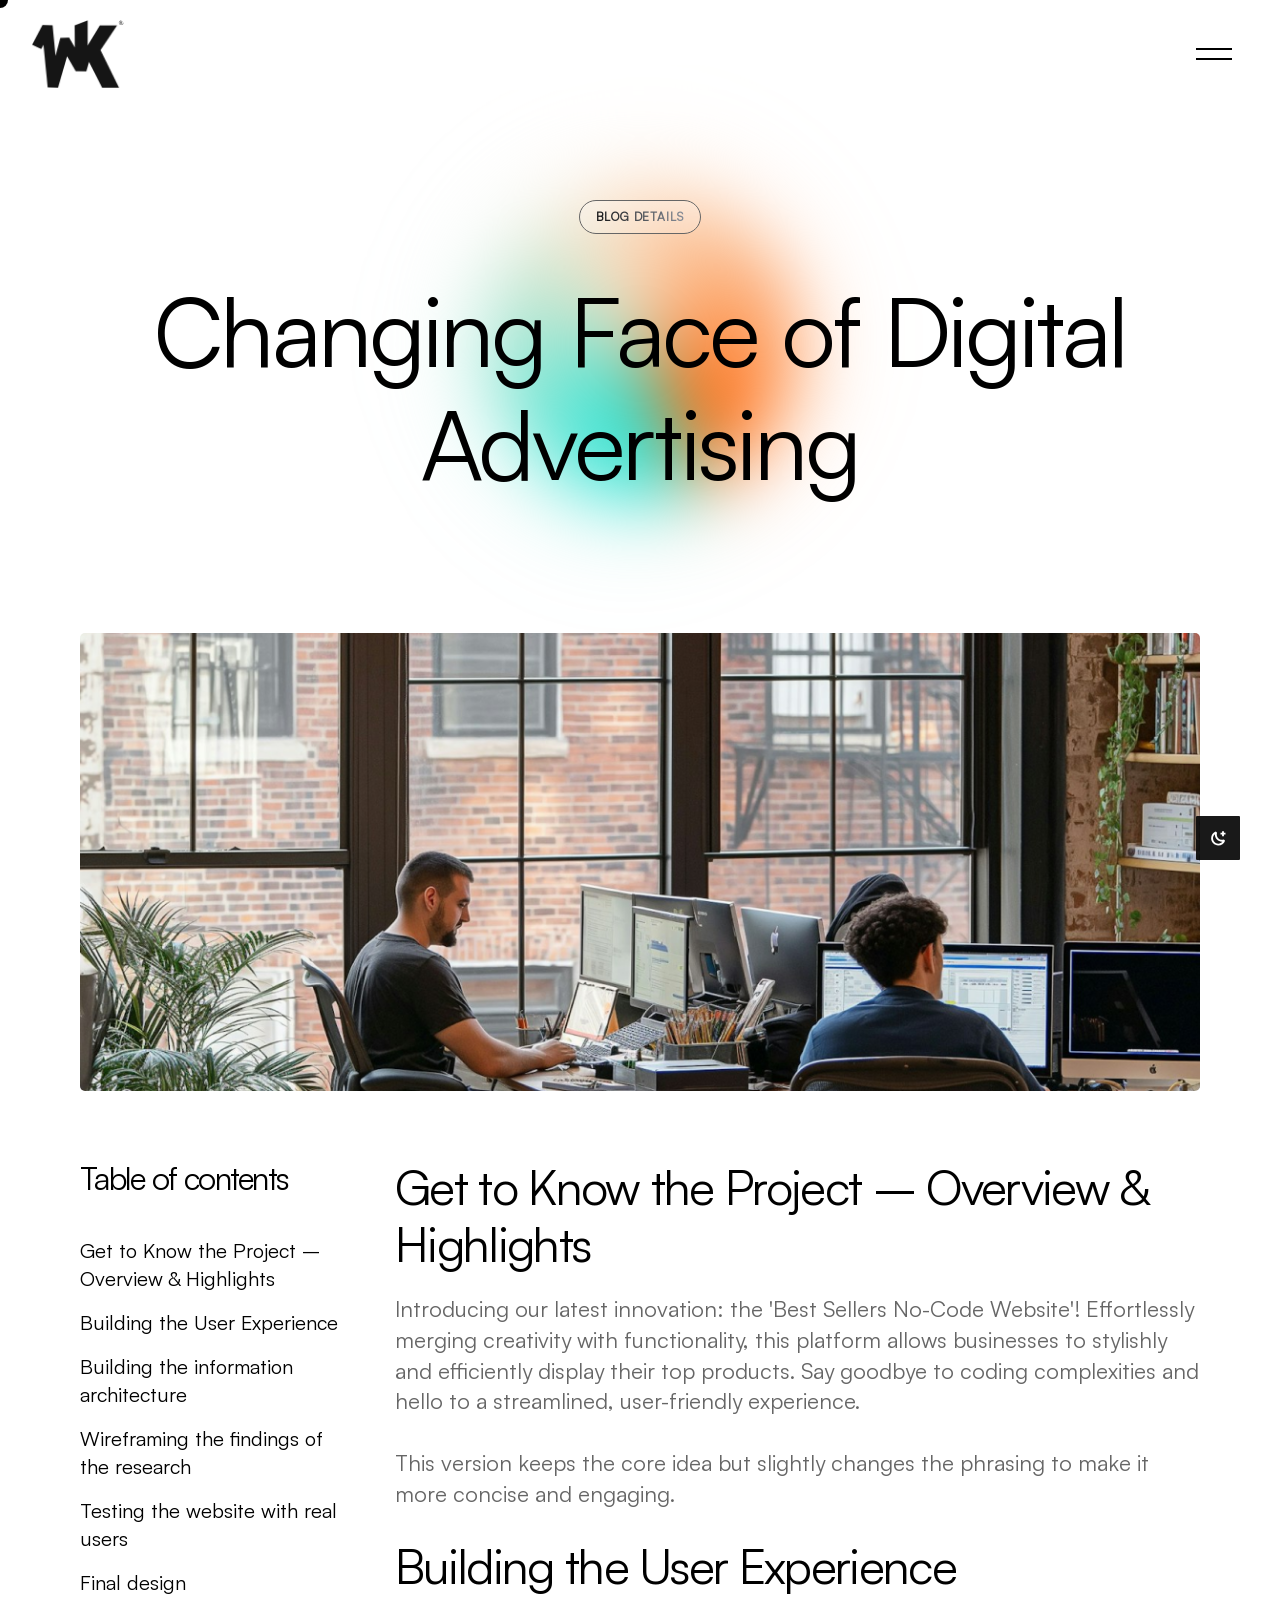
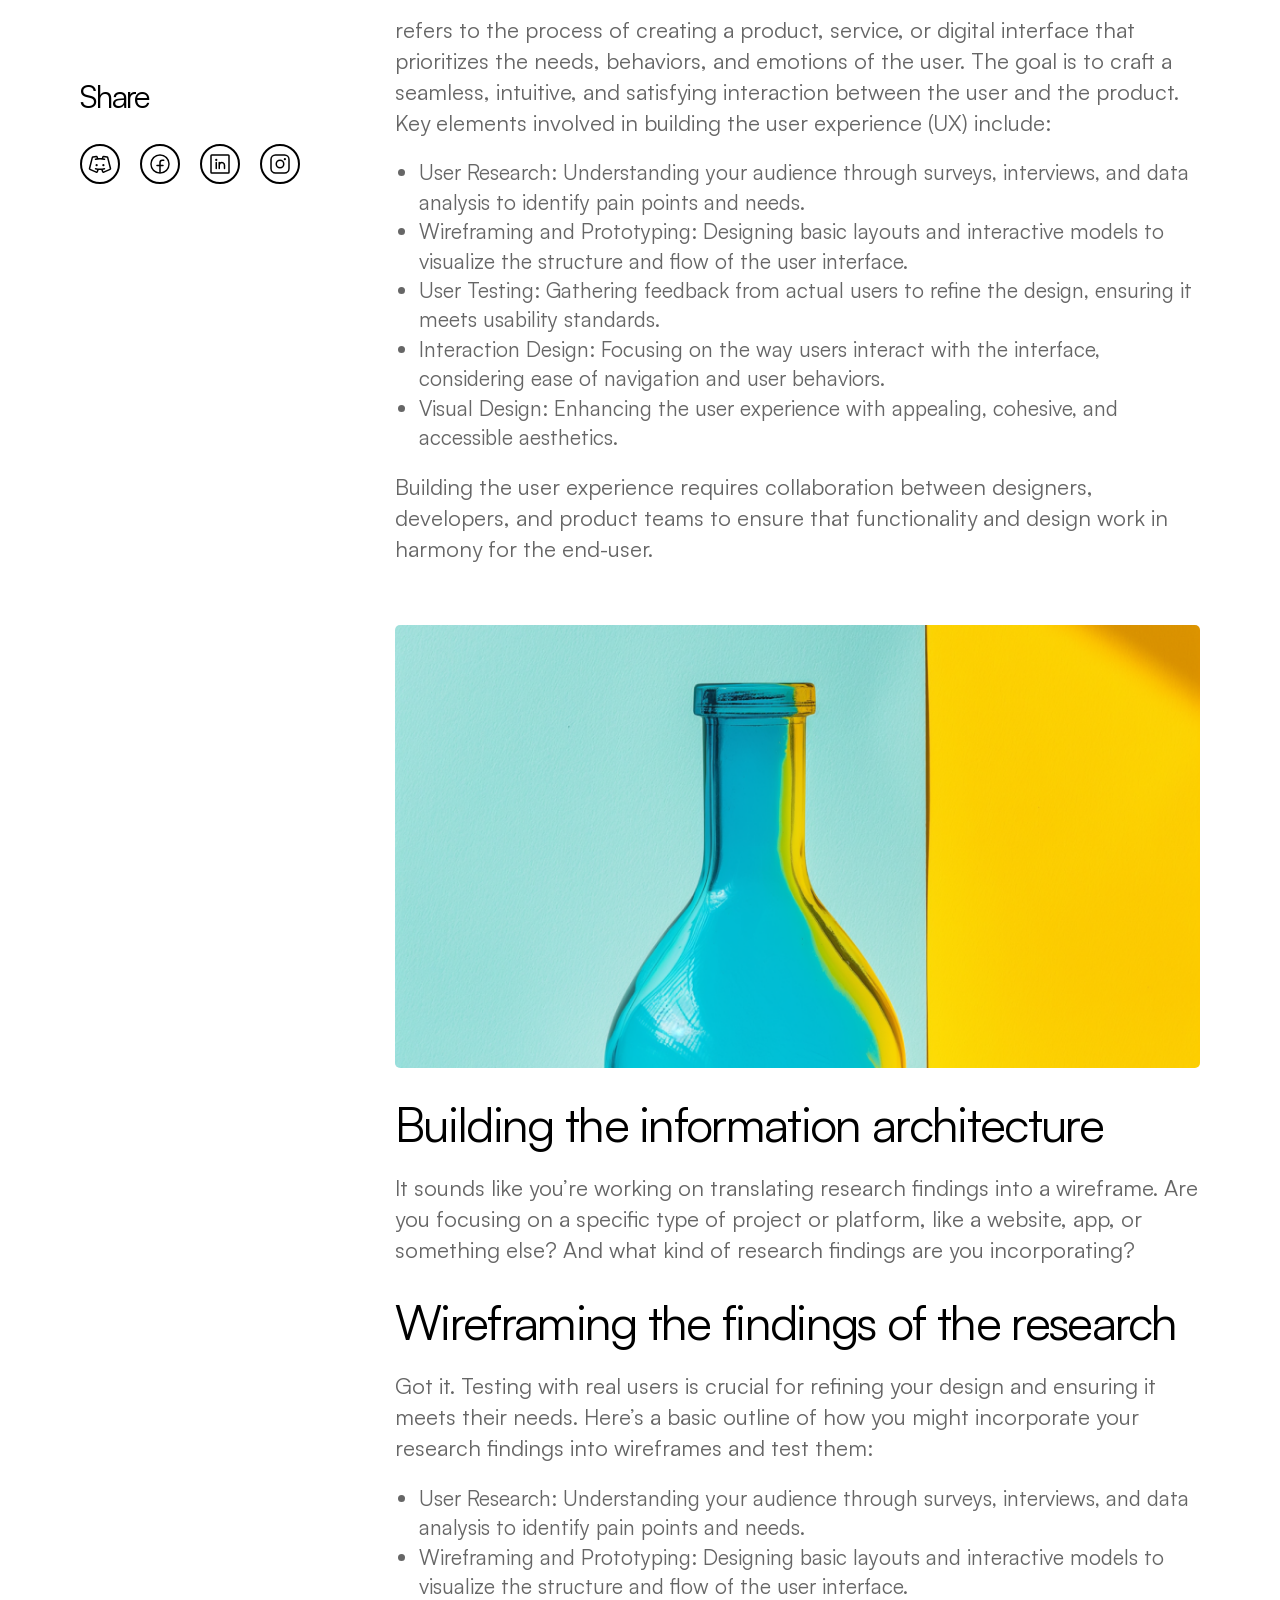
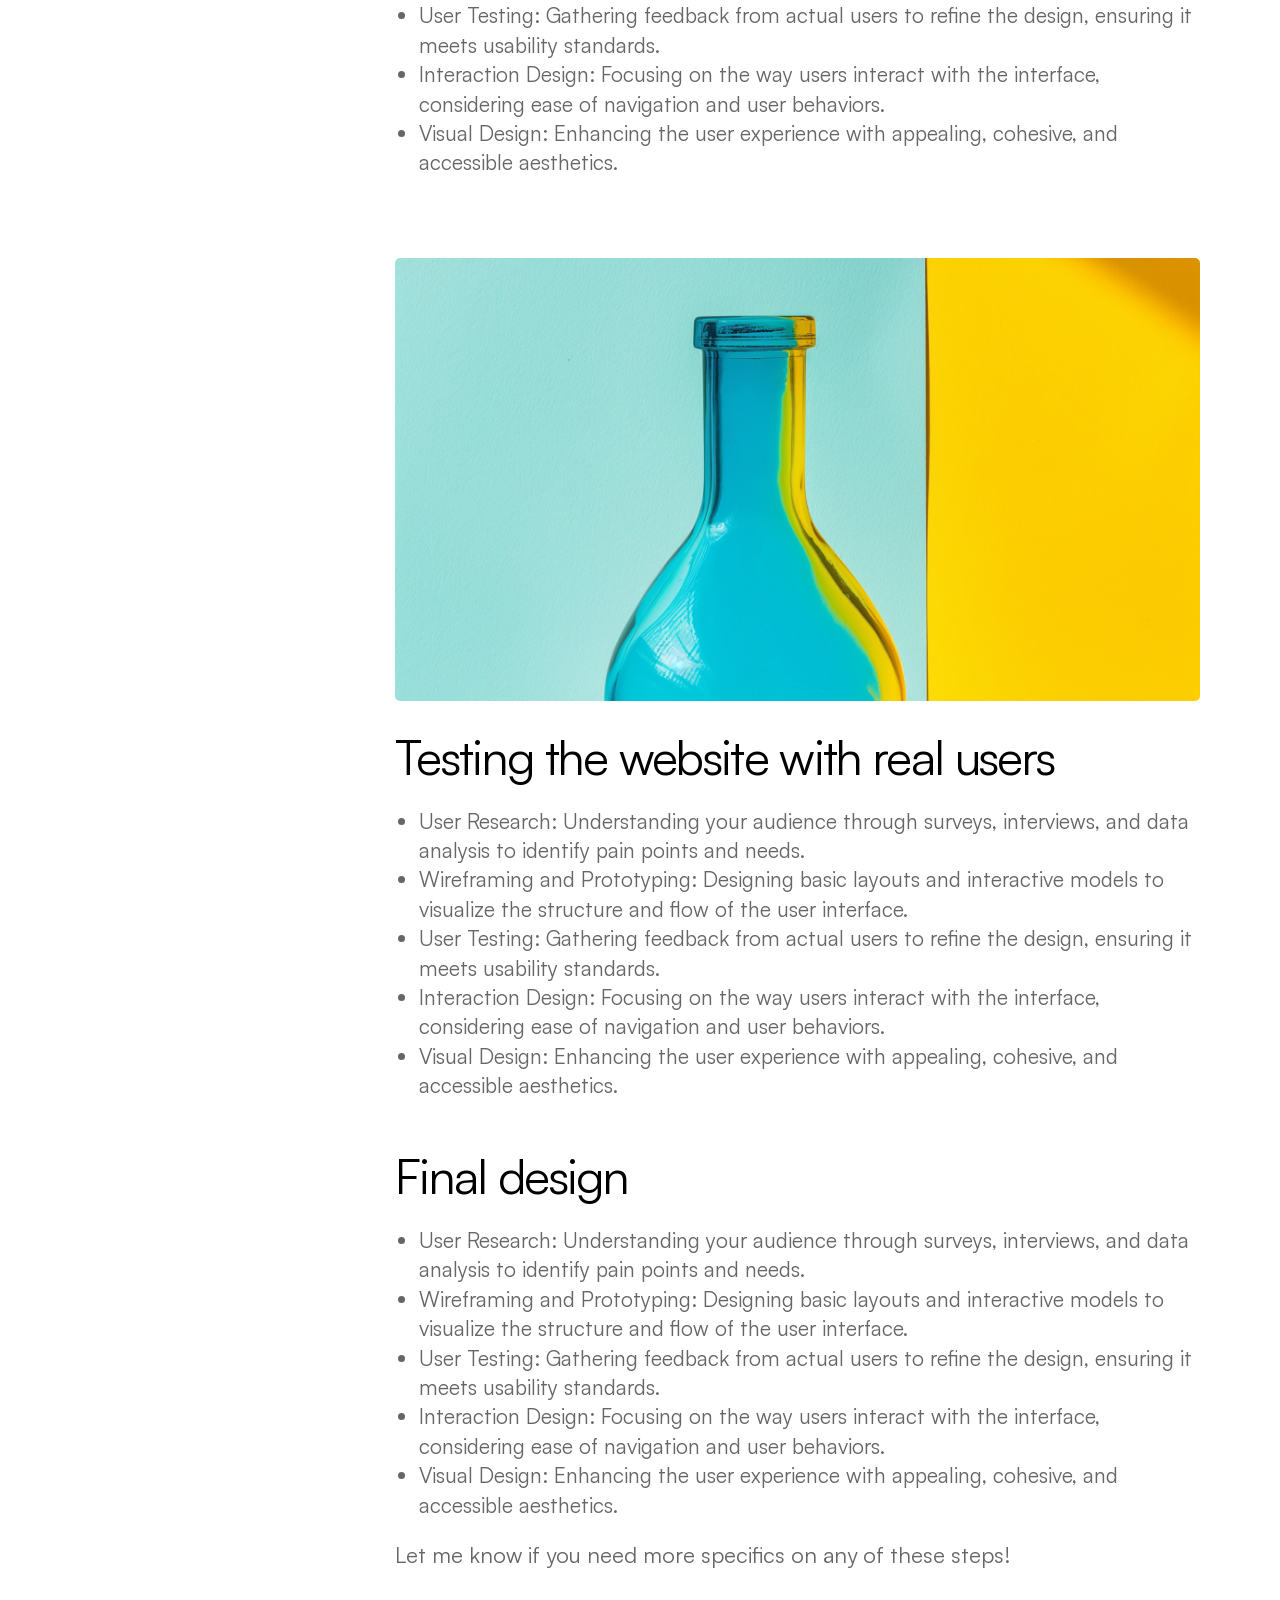
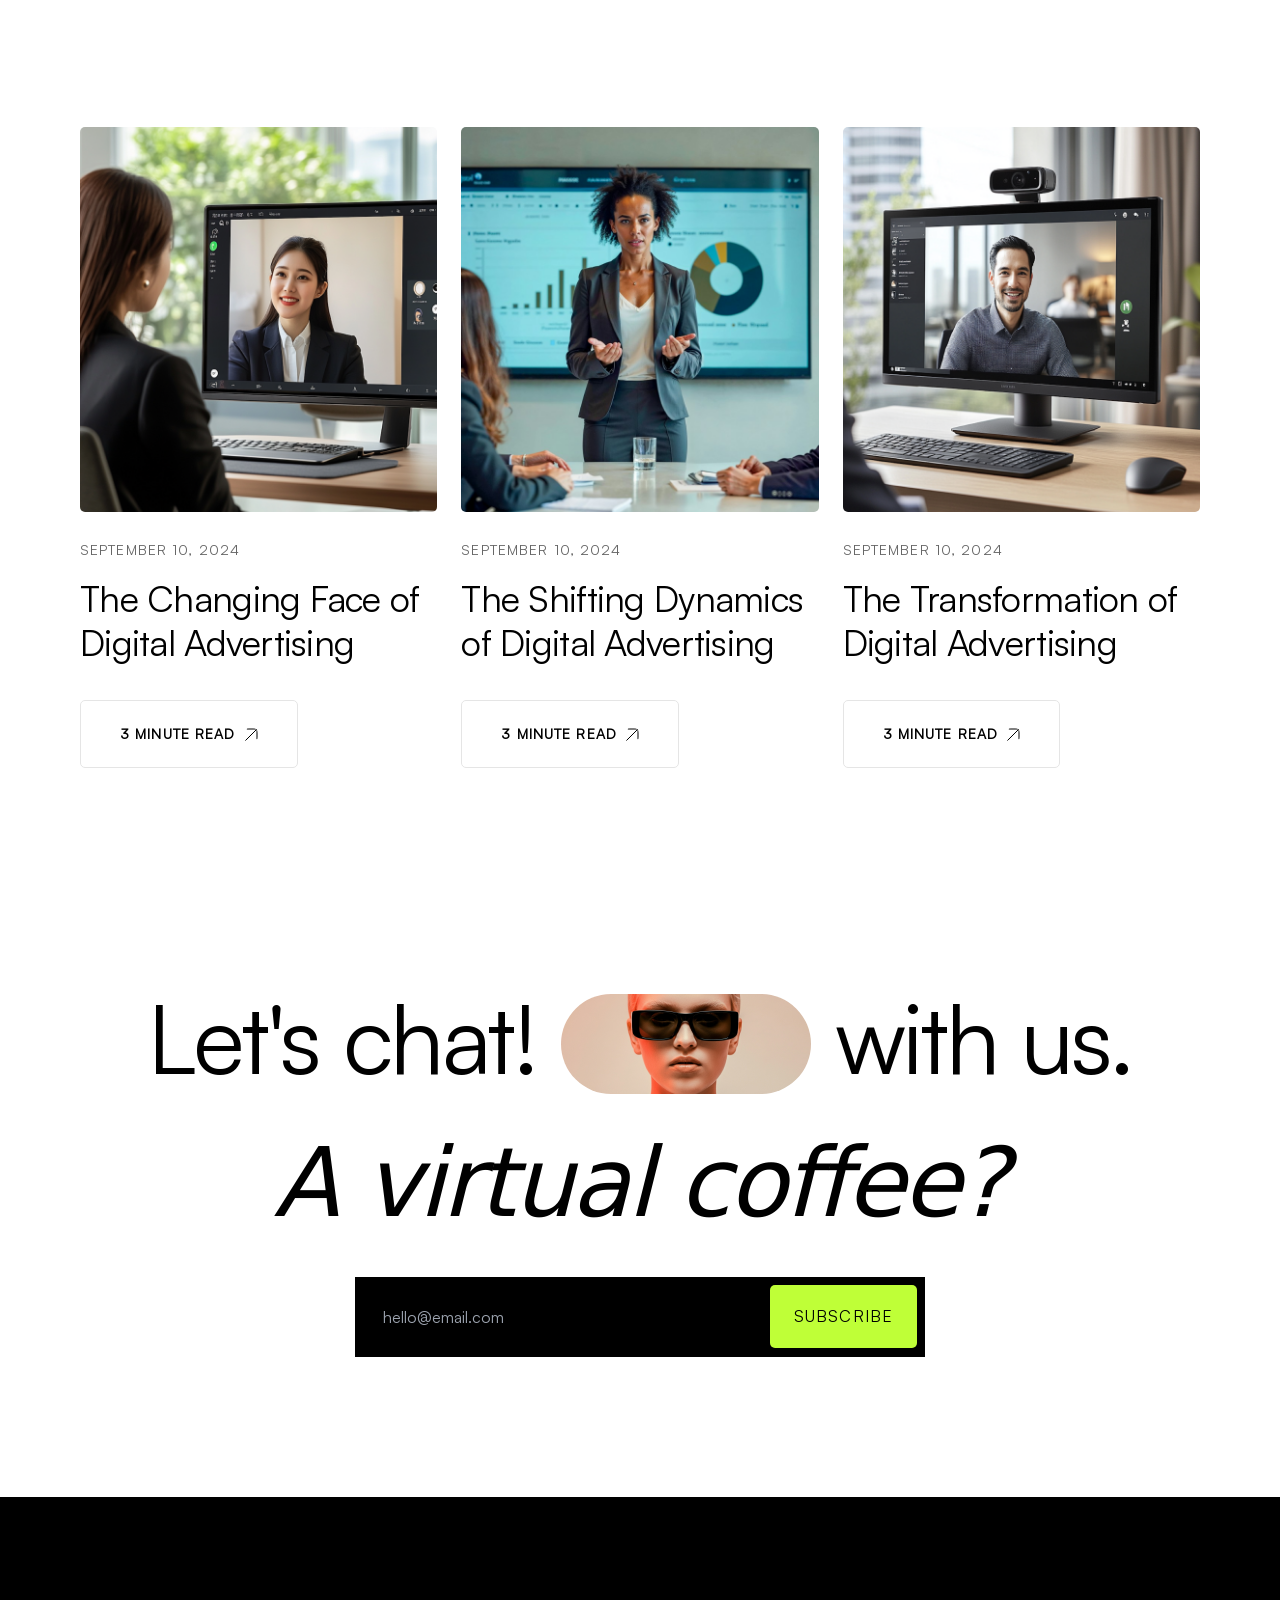
<file: blog-details.html>
<!DOCTYPE html>
<html lang="zxx">

<head>
  <meta charset="utf-8" />
  <title>Rivor | Creative Agency Template</title>

  <!--Meta For No Index-->
  <meta name="robots" content="noindex, Nofollow, Noimageindex">
  
  <!-- mobile responsive meta -->
  <meta name="viewport" content="width=device-width, initial-scale=1" />
  <meta name="viewport" content="width=device-width, initial-scale=1, maximum-scale=1" />

  <!-- Stylesheets -->
  <link href="css/main.css" rel="stylesheet" />
  
  <!--Favicon-->
  <link rel="icon" type="image/png" href="images/favicon-96x96.png" sizes="96x96" />
  <link rel="icon" type="image/svg+xml" href="images/favicon.svg" />
  <link rel="shortcut icon" href="images/favicon.ico" />
  <link rel="apple-touch-icon" sizes="180x180" href="images/apple-touch-icon.png" />
  <link rel="manifest" href="images/site.webmanifest" />
</head>
<body >

<header id="header" class="w-full fixed z-[9999]">
  <div
    class="w-full fixed h-[155px] top-0 z-[21] pointer-events-none gradient-shadow"
  >
    <div
      class="absolute inset-0 pointer-events-none"
      style="backdrop-filter: blur(0px); -webkit-backdrop-filter: blur(0px)"
    ></div>
    <div
      class="absolute inset-0 pointer-events-none rounded-[inherit]"
      style="
        mask-image: linear-gradient(
          0deg,
          rgba(255, 255, 255, 0) 0%,
          rgba(255, 255, 255, 1) 16.666666666666664%,
          rgba(255, 255, 255, 1) 33.33333333333333%,
          rgba(255, 255, 255, 0) 50%
        );
        -webkit-mask-image: linear-gradient(
          0deg,
          rgba(255, 255, 255, 0) 0%,
          rgba(255, 255, 255, 1) 16.666666666666664%,
          rgba(255, 255, 255, 1) 33.33333333333333%,
          rgba(255, 255, 255, 0) 50%
        );
        backdrop-filter: blur(-7px);
        -webkit-backdrop-filter: blur(-7px);
      "
    ></div>
    <div
      class="absolute inset-0 pointer-events-none rounded-[inherit]"
      style="
        mask-image: linear-gradient(
          0deg,
          rgba(255, 255, 255, 0) 16.666666666666664%,
          rgba(255, 255, 255, 1) 33.33333333333333%,
          rgba(255, 255, 255, 1) 50%,
          rgba(255, 255, 255, 0) 66.66666666666666%
        );
        -webkit-mask-image: linear-gradient(
          0deg,
          rgba(255, 255, 255, 0) 16.666666666666664%,
          rgba(255, 255, 255, 1) 33.33333333333333%,
          rgba(255, 255, 255, 1) 50%,
          rgba(255, 255, 255, 0) 66.66666666666666%
        );
        backdrop-filter: blur(2px);
        -webkit-backdrop-filter: blur(2px);
      "
    ></div>
    <div
      class="absolute inset-0 pointer-events-none rounded-[inherit]"
      style="
        mask-image: linear-gradient(
          0deg,
          rgba(255, 255, 255, 0) 33.33333333333333%,
          rgba(255, 255, 255, 1) 50%,
          rgba(255, 255, 255, 1) 66.66666666666666%,
          rgba(255, 255, 255, 0) 83.33333333333333%
        );
        -webkit-mask-image: linear-gradient(
          0deg,
          rgba(255, 255, 255, 0) 33.33333333333333%,
          rgba(255, 255, 255, 1) 50%,
          rgba(255, 255, 255, 1) 66.66666666666666%,
          rgba(255, 255, 255, 0) 83.33333333333333%
        );
        backdrop-filter: blur(4px);
        -webkit-backdrop-filter: blur(4px);
      "
    ></div>
    <div
      class="absolute inset-0 pointer-events-none rounded-[inherit]"
      style="
        mask-image: linear-gradient(
          0deg,
          rgba(255, 255, 255, 0) 50%,
          rgba(255, 255, 255, 1) 66.66666666666666%,
          rgba(255, 255, 255, 1) 83.33333333333333%,
          rgba(255, 255, 255, 0) 100%
        );
        -webkit-mask-image: linear-gradient(
          0deg,
          rgba(255, 255, 255, 0) 50%,
          rgba(255, 255, 255, 1) 66.66666666666666%,
          rgba(255, 255, 255, 1) 83.33333333333333%,
          rgba(255, 255, 255, 0) 100%
        );
        backdrop-filter: blur(8px);
        -webkit-backdrop-filter: blur(8px);
      "
    ></div>
    <div
      class="absolute inset-0 pointer-events-none rounded-[inherit]"
      style="
        mask-image: linear-gradient(
          0deg,
          rgba(255, 255, 255, 0) 66.66666666666666%,
          rgba(255, 255, 255, 1) 83.33333333333333%,
          rgba(255, 255, 255, 1) 100%,
          rgba(255, 255, 255, 0) 116.66666666666666%
        );
        -webkit-mask-image: linear-gradient(
          0deg,
          rgba(255, 255, 255, 0) 66.66666666666666%,
          rgba(255, 255, 255, 1) 83.33333333333333%,
          rgba(255, 255, 255, 1) 100%,
          rgba(255, 255, 255, 0) 116.66666666666666%
        );
        backdrop-filter: blur(16px);
        -webkit-backdrop-filter: blur(16px);
      "
    ></div>
  </div>
  <nav class="z-[1000] w-full fixed px-5 sm:px-8 pt-1 sm:pt-5 nav-top">
    <div class="flex justify-between">
      <a href="index.html">
        <img
          class="max-h-[68px] w-auto inline-block dark:hidden"
          src="images/logo.png"
          alt="logo"
        />
        <img
          class="max-h-[68px] w-auto dark:inline-block hidden"
          src="images/logo-white.png"
          alt="logo"
        />
      </a>
      <div class="flex items-center">
        <div
          class="menu-open cursor-pointer relative h-[68px] w-[68px] before:content-[''] before:absolute before:top-[28px] before:left-1/2 before:w-9 before:h-0.5 before:bg-black dark:before:bg-white before:-translate-x-1/2 before:transition-all before:duration-300 after:content-[''] after:absolute after:bottom-[28px] after:left-1/2 after:w-9 after:h-0.5 after:bg-black dark:after:bg-white after:-translate-x-1/2 after:transition-all after:duration-300 hover:before:top-[25px] hover:after:bottom-[25px]"
        ></div>
      </div>
    </div>
  </nav>
</header>
<nav
  data-lenis-prevent="true"
  class="menu fixed right-6 top-0 w-full min-h-screen overflow-y-auto z-[99999] before:content-none md:before:content-[''] before:absolute before:w-[1px] before:h-[calc(100vh-94px)] before:left-[45%] before:top-0 before:bg-white before:bg-opacity-10 opacity-0"
>
  <div
    class="menu-close cursor-pointer sticky top-8 left-[89%] sm:left-[90%] md:left-[93%] lg:left-[94.7%] xl:left-[96.5%] 2xl:left-[96%] h-[40px] w-[40px] text-white"
  >
    <svg
      xmlns="http://www.w3.org/2000/svg"
      x="0px"
      y="0px"
      width="30"
      height="30"
      viewBox="0 0 50 50"
    >
      <path
        d="M 7.71875 6.28125 L 6.28125 7.71875 L 23.5625 25 L 6.28125 42.28125 L 7.71875 43.71875 L 25 26.4375 L 42.28125 43.71875 L 43.71875 42.28125 L 26.4375 25 L 43.71875 7.71875 L 42.28125 6.28125 L 25 23.5625 Z"
        fill="#fff"
      ></path>
    </svg>
  </div>
  <div
    class="menu-wrapper relative max-w-[300px] sm:max-w-[400px] md:max-w-[600px] lg:max-w-[900px] xl:max-w-[1130px] mx-auto pb-4 flex flex-col gap-8 md:gap-16 md:top-20 z-[99999]"
  >
    <ul class="menu-list">
      <li
        class="menu-list-item menu-list-item-anchor "
      >
        <a
          href="#"
          class="text-white text-[28px] md:text-[42px] xl:text-[56px] leading-[70px] xl:leading-[90px] menu-list-item-text"
          >Home</a
        >
        <ul
          class="menu-list-item-dropdown relative md:absolute top-0 w-full md:w-auto h-fit left-0 md:left-[48%]"
        >
          <li>
            <a
              href="index.html"
              class="text-white inline-block pb-1 pl-3 menu-list-item-dropdown-list text-base md:text-lg leading-8 md:leading-[50px] "
              >Homepage 01 -
              <span class="font-instrument italic text-white"
                >Design Agency</span
              ></a
            >
          </li>
          <li>
            <a
              href="homepage-02.html"
              class="text-white inline-block pb-1 pl-3 menu-list-item-dropdown-list text-base md:text-lg leading-8 md:leading-[50px] "
              >Homepage 02 -
              <span class="font-instrument italic text-white"
                >Digital Solutions Agency</span
              ></a
            >
          </li>
          <li>
            <a
              href="homepage-03.html"
              class="text-white inline-block pb-1 pl-3 menu-list-item-dropdown-list text-base md:text-lg leading-8 md:leading-[50px] "
              >Homepage 03 -
              <span class="font-instrument italic text-white"
                >Portfolio</span
              ></a
            >
          </li>
          <li>
            <a
              href="homepage-04.html"
              class="text-white inline-block pb-1 pl-3 menu-list-item-dropdown-list text-base md:text-lg leading-8 md:leading-[50px] "
              >Homepage 04 -
              <span class="font-instrument italic text-white"
                >Photography Studio</span
              ></a
            >
          </li>

          <li>
            <a
              href="homepage-05.html"
              class="text-white inline-block pb-1 pl-3 menu-list-item-dropdown-list text-base md:text-lg leading-8 md:leading-[50px] "
              >Homepage 05 -
              <span class="font-instrument italic text-white"
                >SEO Agency</span
              ></a
            >
          </li>
          <li>
            <a
              href="homepage-06.html"
              class="text-white inline-block pb-1 pl-3 menu-list-item-dropdown-list text-base md:text-lg leading-8 md:leading-[50px] "
              >Homepage 06 -
              <span class="font-instrument italic text-white">
                Creative Agency</span
              ></a
            >
          </li>
          <li>
            <a
              href="homepage-07.html"
              class="text-white inline-block pb-1 pl-3 menu-list-item-dropdown-list text-base md:text-lg leading-8 md:leading-[50px] "
              >Homepage 07 -
              <span class="font-instrument italic text-white"
                >Design Studio</span
              ></a
            >
          </li>
          <li>
            <a
              href="homepage-08.html"
              class="text-white inline-block pb-1 pl-3 menu-list-item-dropdown-list text-base md:text-lg leading-8 md:leading-[50px] "
              >Homepage 08 -
              <span class="font-instrument italic text-white"
                >Business Solutions</span
              ></a
            >
          </li>
          <li>
            <a
              href="homepage-09.html"
              class="text-white inline-block pb-1 pl-3 menu-list-item-dropdown-list text-base md:text-lg leading-8 md:leading-[50px] "
              >Homepage 09 -
              <span class="font-instrument italic text-white"
                >Personal Branding
              </span></a
            >
          </li>
          <li>
            <a
              href="homepage-10.html"
              class="text-white inline-block pb-1 pl-3 menu-list-item-dropdown-list text-base md:text-lg leading-8 md:leading-[50px] "
              >Homepage 10 -
              <span class="font-instrument italic text-white"
                >Full-Service Agency</span
              ></a
            >
          </li>
        </ul>
      </li>
      <li
        class="menu-list-item menu-list-item-anchor "
      >
        <a
          href="#"
          class="text-white text-[28px] md:text-[42px] xl:text-[56px] leading-[70px] xl:leading-[90px] menu-list-item-text"
          >About</a
        >
        <ul
          class="menu-list-item-dropdown relative md:absolute top-0 w-full md:w-auto h-fit left-0 md:left-[48%]"
        >
          <li>
            <a
              href="about.html"
              class="text-white inline-block pb-1 pl-3 menu-list-item-dropdown-list text-base md:text-lg leading-8 md:leading-[50px] "
              >About
            </a>
          </li>
          <li>
            <a
              href="about-02.html"
              class="text-white inline-block pb-1 pl-3 menu-list-item-dropdown-list text-base md:text-lg leading-8 md:leading-[50px] "
              >About 02</a
            >
          </li>
        </ul>
      </li>
      <li
        class="menu-list-item menu-list-item-anchor w-full "
      >
        <a
          href="#"
          class="text-white text-[28px] md:text-[42px] xl:text-[56px] leading-[70px] xl:leading-[90px] menu-list-item-text"
          >Services</a
        >
        <ul
          class="menu-list-item-dropdown relative md:absolute top-0 w-full md:w-auto h-fit left-0 md:left-[48%]"
        >
          <li>
            <a
              href="services.html"
              class="text-white inline-block pb-1 pl-3 menu-list-item-dropdown-list text-base md:text-lg leading-8 md:leading-[50px] "
              >Services
            </a>
          </li>
          <li>
            <a
              href="services-details.html"
              class="text-white inline-block pb-1 pl-3 menu-list-item-dropdown-list text-base md:text-lg leading-8 md:leading-[50px] "
              >Services Details
            </a>
          </li>
        </ul>
      </li>
      <li
        class="menu-list-item menu-list-item-anchor w-full active"
      >
        <a
          href="#"
          class="text-white text-[28px] md:text-[42px] xl:text-[56px] leading-[70px] xl:leading-[90px] menu-list-item-text"
          >Blog</a
        >
        <ul
          class="menu-list-item-dropdown relative md:absolute top-0 w-full md:w-auto h-fit left-0 md:left-[48%]"
        >
          <li>
            <a
              href="blog.html"
              class="text-white inline-block pb-1 pl-3 menu-list-item-dropdown-list text-base md:text-lg leading-8 md:leading-[50px] "
              >Blog
            </a>
          </li>
          <li>
            <a
              href="blog-02.html"
              class="text-white inline-block pb-1 pl-3 menu-list-item-dropdown-list text-base md:text-lg leading-8 md:leading-[50px] "
              >Blog 02
            </a>
          </li>
          <li>
            <a
              href="blog-details.html"
              class="text-white inline-block pb-1 pl-3 menu-list-item-dropdown-list text-base md:text-lg leading-8 md:leading-[50px] active"
              >Blog Details
            </a>
          </li>
        </ul>
      </li>
      <li
        class="menu-list-item menu-list-item-anchor w-full "
      >
        <a
          href="#"
          class="text-white text-[28px] md:text-[42px] xl:text-[56px] leading-[70px] xl:leading-[90px] menu-list-item-text"
          >Projects</a
        >
        <ul
          class="menu-list-item-dropdown relative md:absolute top-0 w-full md:w-auto h-fit left-0 md:left-[48%]"
        >
          <li>
            <a
              href="project.html"
              class="text-white inline-block pb-1 pl-3 menu-list-item-dropdown-list text-base md:text-lg leading-8 md:leading-[50px] "
              >Project
            </a>
          </li>
          <li>
            <a
              href="project-02.html"
              class="text-white inline-block pb-1 pl-3 menu-list-item-dropdown-list text-base md:text-lg leading-8 md:leading-[50px] "
              >Project 02
            </a>
          </li>
          <li>
            <a
              href="project-03.html"
              class="text-white inline-block pb-1 pl-3 menu-list-item-dropdown-list text-base md:text-lg leading-8 md:leading-[50px] "
              >Project 03
            </a>
          </li>
          <li>
            <a
              href="project-details.html"
              class="text-white inline-block pb-1 pl-3 menu-list-item-dropdown-list text-base md:text-lg leading-8 md:leading-[50px] "
              >Project Details
            </a>
          </li>
          <li>
            <a
              href="project-details-02.html"
              class="text-white inline-block pb-1 pl-3 menu-list-item-dropdown-list text-base md:text-lg leading-8 md:leading-[50px] "
              >Project Details 02
            </a>
          </li>
        </ul>
      </li>
    </ul>
  </div>
  <div
    class="menu-footer max-lg:hidden lg:block fixed bottom-0 w-full border-t border-white border-opacity-10"
  >
    <div
      class="menu-footer-content max-w-[300px] sm:max-w-[400px] md:max-w-[600px] lg:max-w-[900px] xl:max-w-[1130px] flex justify-between mx-auto py-8 flex-col md:flex-row"
    >
      <p class="text-sm w-full md:w-auto mb-4 md:mb-0">
        2261 Market Street #5039 San Francisco, CA 94114
      </p>
      <div class="flex gap-6">
        <span>
          <a href="https://www.facebook.com/staticmania">
            <svg
              xmlns="http://www.w3.org/2000/svg"
              width="23"
              height="23"
              viewBox="0 0 20 20"
              fill="none"
              class="stroke-[#565656] hover:stroke-white duration-200"
            >
              <path
                d="M10 17.5C14.1421 17.5 17.5 14.1421 17.5 10C17.5 5.85786 14.1421 2.5 10 2.5C5.85786 2.5 2.5 5.85786 2.5 10C2.5 14.1421 5.85786 17.5 10 17.5Z"
                stroke-linecap="round"
                stroke-linejoin="round"
              />
              <path
                d="M13.125 6.875H11.875C11.3777 6.875 10.9008 7.07254 10.5492 7.42418C10.1975 7.77581 10 8.25272 10 8.75V17.5"
                stroke-linecap="round"
                stroke-linejoin="round"
              />
              <path
                d="M7.5 11.25H12.5"
                stroke-linecap="round"
                stroke-linejoin="round"
              />
            </svg>
          </a>
        </span>
        <span>
          <a href="https://www.youtube.com/channel/UCAaNCn1kzI1fXD4-fPD157Q">
            <svg
              xmlns="http://www.w3.org/2000/svg"
              class="stroke-[#565656] hover:stroke-white duration-200"
              width="23"
              height="23"
              viewBox="0 0 20 20"
              fill="none"
            >
              <path
                d="M12.5 10L8.75 7.5V12.5L12.5 10Z"
                stroke-linecap="round"
                stroke-linejoin="round"
              />
              <path
                d="M1.875 9.99998C1.875 12.3246 2.11517 13.6886 2.29774 14.3896C2.34654 14.581 2.44026 14.7581 2.57114 14.9061C2.70201 15.0541 2.86627 15.1688 3.0503 15.2407C5.66569 16.2457 10 16.2181 10 16.2181C10 16.2181 14.3343 16.2457 16.9497 15.2407C17.1337 15.1688 17.298 15.0541 17.4288 14.9061C17.5597 14.7581 17.6534 14.581 17.7022 14.3896C17.8848 13.6886 18.125 12.3246 18.125 9.99998C18.125 7.67533 17.8848 6.3114 17.7023 5.6104C17.6535 5.41894 17.5597 5.24188 17.4289 5.09386C17.298 4.94585 17.1337 4.83115 16.9497 4.75927C14.3343 3.75422 10 3.78181 10 3.78181C10 3.78181 5.66574 3.75422 3.05033 4.75926C2.86629 4.83114 2.70203 4.94584 2.57116 5.09385C2.44029 5.24186 2.34656 5.41893 2.29776 5.61038C2.11518 6.31138 1.875 7.67533 1.875 9.99998Z"
                stroke-linecap="round"
                stroke-linejoin="round"
              />
            </svg>
          </a>
        </span>
        <span>
          <a href="https://www.instagram.com/staticmania">
            <svg
              xmlns="http://www.w3.org/2000/svg"
              class="stroke-[#565656] hover:stroke-white duration-200"
              width="23"
              height="23"
              viewBox="0 0 20 20"
              fill="none"
            >
              <path
                d="M10 13.125C11.7259 13.125 13.125 11.7259 13.125 10C13.125 8.27411 11.7259 6.875 10 6.875C8.27411 6.875 6.875 8.27411 6.875 10C6.875 11.7259 8.27411 13.125 10 13.125Z"
                stroke-miterlimit="10"
              />
              <path
                d="M13.4375 2.8125H6.5625C4.49143 2.8125 2.8125 4.49143 2.8125 6.5625V13.4375C2.8125 15.5086 4.49143 17.1875 6.5625 17.1875H13.4375C15.5086 17.1875 17.1875 15.5086 17.1875 13.4375V6.5625C17.1875 4.49143 15.5086 2.8125 13.4375 2.8125Z"
                stroke-linecap="round"
                stroke-linejoin="round"
              />
              <path
                d="M14.0625 6.875C14.5803 6.875 15 6.45527 15 5.9375C15 5.41973 14.5803 5 14.0625 5C13.5447 5 13.125 5.41973 13.125 5.9375C13.125 6.45527 13.5447 6.875 14.0625 6.875Z"
                fill="#565656"
              />
            </svg>
          </a>
        </span>
        <span>
          <a href="https://dribbble.com/staticmania/">
            <svg
              xmlns="http://www.w3.org/2000/svg"
              class="stroke-[#565656] hover:stroke-white duration-200"
              width="23"
              height="23"
              viewBox="0 0 20 20"
              fill="none"
            >
              <path
                d="M10 17.5C14.1421 17.5 17.5 14.1421 17.5 10C17.5 5.85786 14.1421 2.5 10 2.5C5.85786 2.5 2.5 5.85786 2.5 10C2.5 14.1421 5.85786 17.5 10 17.5Z"
                stroke-linecap="round"
                stroke-linejoin="round"
              />
              <path
                d="M5.55078 16.037C6.66328 14.1939 8.23315 12.6697 10.1082 11.6119C11.9832 10.5542 14.0997 9.99896 16.2524 10C16.6741 10 17.0905 10.0206 17.5017 10.0616"
                stroke-linecap="round"
                stroke-linejoin="round"
              />
              <path
                d="M14.6894 4.14795C13.5183 5.58738 12.0409 6.74742 10.3647 7.54356C8.68846 8.3397 6.85577 8.75188 5.00011 8.75007C4.20969 8.75045 3.42101 8.67625 2.64453 8.52846"
                stroke-linecap="round"
                stroke-linejoin="round"
              />
              <path
                d="M6.71484 3.25684C8.59445 4.35971 10.1529 5.93502 11.2355 7.82638C12.3181 9.71775 12.8871 11.8594 12.8861 14.0387C12.8869 15.0598 12.7627 16.0771 12.5165 17.0681"
                stroke-linecap="round"
                stroke-linejoin="round"
              />
            </svg>
          </a>
        </span>
        <span>
          <a href="https://www.figma.com/@staticmania">
            <svg
              xmlns="http://www.w3.org/2000/svg"
              class="stroke-[#565656] hover:stroke-white duration-200"
              width="23"
              height="23"
              viewBox="0 0 20 20"
              fill="none"
            >
              <path
                d="M12.6562 12.6562C14.1233 12.6562 15.3125 11.467 15.3125 10C15.3125 8.53299 14.1233 7.34375 12.6562 7.34375C11.1892 7.34375 10 8.53299 10 10C10 11.467 11.1892 12.6562 12.6562 12.6562Z"
                stroke-linecap="round"
                stroke-linejoin="round"
              />
              <path
                d="M10 7.34368V2.03125H7.34375C6.63927 2.03125 5.96364 2.3111 5.4655 2.80925C4.96735 3.30739 4.6875 3.98302 4.6875 4.6875C4.6875 5.39198 4.96735 6.06761 5.4655 6.56575C5.96364 7.0639 6.63927 7.34375 7.34375 7.34375L10 7.34368Z"
                stroke-linecap="round"
                stroke-linejoin="round"
              />
              <path
                d="M10 12.6562V7.34375H7.34375C6.63927 7.34375 5.96364 7.6236 5.4655 8.12175C4.96735 8.61989 4.6875 9.29552 4.6875 10C4.6875 10.7045 4.96735 11.3801 5.4655 11.8783C5.96364 12.3764 6.63927 12.6562 7.34375 12.6562L10 12.6562Z"
                stroke-linecap="round"
                stroke-linejoin="round"
              />
              <path
                d="M10 7.34368V2.03125H12.6562C13.3607 2.03125 14.0364 2.3111 14.5345 2.80925C15.0326 3.30739 15.3125 3.98302 15.3125 4.6875C15.3125 5.39198 15.0326 6.06761 14.5345 6.56575C14.0364 7.0639 13.3607 7.34375 12.6562 7.34375L10 7.34368Z"
                stroke-linecap="round"
                stroke-linejoin="round"
              />
              <path
                d="M10 12.6562V15.3125C10 15.8379 9.84423 16.3515 9.55236 16.7883C9.26049 17.2251 8.84564 17.5656 8.36028 17.7666C7.87491 17.9677 7.34083 18.0203 6.82556 17.9178C6.3103 17.8153 5.837 17.5623 5.46551 17.1908C5.09402 16.8194 4.84104 16.3461 4.73854 15.8308C4.63605 15.3155 4.68865 14.7814 4.88969 14.2961C5.09074 13.8107 5.4312 13.3959 5.86801 13.104C6.30483 12.8121 6.81839 12.6563 7.34375 12.6563L10 12.6562Z"
                stroke-linecap="round"
                stroke-linejoin="round"
              />
            </svg>
          </a>
        </span>
        <span>
          <a href="https://discord.gg/fSxDJyvJmr">
            <svg
              xmlns="http://www.w3.org/2000/svg"
              class="stroke-[#565656] hover:stroke-white duration-200"
              width="23"
              height="23"
              viewBox="0 0 20 20"
              fill="none"
            >
              <path
                d="M7.5 12.1875C8.01777 12.1875 8.4375 11.7678 8.4375 11.25C8.4375 10.7322 8.01777 10.3125 7.5 10.3125C6.98223 10.3125 6.5625 10.7322 6.5625 11.25C6.5625 11.7678 6.98223 12.1875 7.5 12.1875Z"
                fill="#565656"
              />
              <path
                d="M12.5 12.1875C13.0178 12.1875 13.4375 11.7678 13.4375 11.25C13.4375 10.7322 13.0178 10.3125 12.5 10.3125C11.9822 10.3125 11.5625 10.7322 11.5625 11.25C11.5625 11.7678 11.9822 12.1875 12.5 12.1875Z"
                fill="#565656"
              />
              <path
                d="M5.8125 6.24985C7.16746 5.82575 8.58012 5.6149 9.99987 5.62485C11.4196 5.6149 12.8322 5.82575 14.1872 6.24983"
                stroke-linecap="round"
                stroke-linejoin="round"
              />
              <path
                d="M14.1871 13.75C12.8322 14.1741 11.4195 14.3849 9.99981 14.375C8.58008 14.3849 7.16744 14.1741 5.8125 13.75"
                stroke-linecap="round"
                stroke-linejoin="round"
              />
              <path
                d="M12.1148 14.2255L13.0542 16.1044C13.1168 16.2306 13.2204 16.3319 13.348 16.3916C13.4756 16.4513 13.6196 16.466 13.7567 16.4333C15.6737 15.9646 17.3264 15.1474 18.5301 14.1012C18.622 14.0221 18.6892 13.9182 18.7234 13.802C18.7577 13.6857 18.7576 13.562 18.7232 13.4457L16.069 4.59837C16.0422 4.50915 15.9959 4.42704 15.9334 4.35799C15.8708 4.28894 15.7937 4.2347 15.7076 4.19922C14.9577 3.89221 14.1822 3.65213 13.39 3.48181C13.2391 3.44873 13.0813 3.47261 12.9469 3.54884C12.8125 3.62508 12.711 3.74829 12.662 3.89481L12.0391 5.76353"
                stroke-linecap="round"
                stroke-linejoin="round"
              />
              <path
                d="M7.88822 14.2255L6.94874 16.1044C6.88614 16.2306 6.78258 16.3319 6.65499 16.3916C6.5274 16.4513 6.38332 16.466 6.2463 16.4333C4.32922 15.9646 2.67656 15.1474 1.47286 14.1012C1.38094 14.0222 1.31381 13.9182 1.27955 13.802C1.24529 13.6857 1.24536 13.562 1.27974 13.4457L3.93395 4.59836C3.96074 4.50915 4.00709 4.42703 4.06961 4.35798C4.13214 4.28894 4.20927 4.2347 4.29539 4.19921C5.04524 3.8922 5.82077 3.65213 6.61293 3.48181C6.76385 3.44873 6.92168 3.47261 7.05607 3.54884C7.19046 3.62508 7.29194 3.74829 7.34099 3.89481L7.9639 5.76353"
                stroke-linecap="round"
                stroke-linejoin="round"
              />
              <path
                d="M7.5 12.1875C8.01777 12.1875 8.4375 11.7678 8.4375 11.25C8.4375 10.7322 8.01777 10.3125 7.5 10.3125C6.98223 10.3125 6.5625 10.7322 6.5625 11.25C6.5625 11.7678 6.98223 12.1875 7.5 12.1875Z"
                fill="#565656"
              />
              <path
                d="M12.5 12.1875C13.0178 12.1875 13.4375 11.7678 13.4375 11.25C13.4375 10.7322 13.0178 10.3125 12.5 10.3125C11.9822 10.3125 11.5625 10.7322 11.5625 11.25C11.5625 11.7678 11.9822 12.1875 12.5 12.1875Z"
                fill="#565656"
              />
              <path
                d="M5.8125 6.24985C7.16746 5.82575 8.58012 5.6149 9.99987 5.62485C11.4196 5.6149 12.8322 5.82575 14.1872 6.24983"
                stroke-linecap="round"
                stroke-linejoin="round"
              />
              <path
                d="M14.1871 13.75C12.8322 14.1741 11.4195 14.3849 9.99981 14.375C8.58008 14.3849 7.16744 14.1741 5.8125 13.75"
                stroke-linecap="round"
                stroke-linejoin="round"
              />
              <path
                d="M12.1148 14.2255L13.0542 16.1044C13.1168 16.2306 13.2204 16.3319 13.348 16.3916C13.4756 16.4513 13.6196 16.466 13.7567 16.4333C15.6737 15.9646 17.3264 15.1474 18.5301 14.1012C18.622 14.0221 18.6892 13.9182 18.7234 13.802C18.7577 13.6857 18.7576 13.562 18.7232 13.4457L16.069 4.59837C16.0422 4.50915 15.9959 4.42704 15.9334 4.35799C15.8708 4.28894 15.7937 4.2347 15.7076 4.19922C14.9577 3.89221 14.1822 3.65213 13.39 3.48181C13.2391 3.44873 13.0813 3.47261 12.9469 3.54884C12.8125 3.62508 12.711 3.74829 12.662 3.89481L12.0391 5.76353"
                stroke-linecap="round"
                stroke-linejoin="round"
              />
              <path
                d="M7.88822 14.2255L6.94874 16.1044C6.88614 16.2306 6.78258 16.3319 6.65499 16.3916C6.5274 16.4513 6.38332 16.466 6.2463 16.4333C4.32922 15.9646 2.67656 15.1474 1.47286 14.1012C1.38094 14.0222 1.31381 13.9182 1.27955 13.802C1.24529 13.6857 1.24536 13.562 1.27974 13.4457L3.93395 4.59836C3.96074 4.50915 4.00709 4.42703 4.06961 4.35798C4.13214 4.28894 4.20927 4.2347 4.29539 4.19921C5.04524 3.8922 5.82077 3.65213 6.61293 3.48181C6.76385 3.44873 6.92168 3.47261 7.05607 3.54884C7.19046 3.62508 7.29194 3.74829 7.34099 3.89481L7.9639 5.76353"
                stroke-linecap="round"
                stroke-linejoin="round"
              />
            </svg>
          </a>
        </span>
        <span>
          <a href="https://www.linkedin.com/company/staticmania/">
            <svg
              xmlns="http://www.w3.org/2000/svg"
              class="stroke-[#565656] hover:stroke-white duration-200"
              width="23"
              height="23"
              viewBox="0 0 20 20"
              fill="none"
            >
              <path
                d="M16.25 3.125H3.75C3.40482 3.125 3.125 3.40482 3.125 3.75V16.25C3.125 16.5952 3.40482 16.875 3.75 16.875H16.25C16.5952 16.875 16.875 16.5952 16.875 16.25V3.75C16.875 3.40482 16.5952 3.125 16.25 3.125Z"
                stroke-linecap="round"
                stroke-linejoin="round"
              />
              <path
                d="M9.375 8.75V13.75"
                stroke-linecap="round"
                stroke-linejoin="round"
              />
              <path
                d="M6.875 8.75V13.75"
                stroke-linecap="round"
                stroke-linejoin="round"
              />
              <path
                d="M9.375 10.9375C9.375 10.3573 9.60547 9.80094 10.0157 9.3907C10.4259 8.98047 10.9823 8.75 11.5625 8.75C12.1427 8.75 12.6991 8.98047 13.1093 9.3907C13.5195 9.80094 13.75 10.3573 13.75 10.9375V13.75"
                stroke-linecap="round"
                stroke-linejoin="round"
              />
              <path
                d="M6.875 7.1875C7.39277 7.1875 7.8125 6.76777 7.8125 6.25C7.8125 5.73223 7.39277 5.3125 6.875 5.3125C6.35723 5.3125 5.9375 5.73223 5.9375 6.25C5.9375 6.76777 6.35723 7.1875 6.875 7.1875Z"
                fill="#565656"
              />
            </svg>
          </a>
        </span>
      </div>
    </div>
  </div>
</nav>
<div
  class="menu-overflow fixed z-[9999] bg-[rgba(10,10,10,0.95)] bg-opacity-60 backdrop-blur-[25px] w-full h-full pointer-events-none"
></div>

<!-- Cursor Pointer -->
<div class="pointer"></div>

<!-- Dark Mode toggle -->
<div class="toggle-button fixed right-10 bottom-10 z-[1000]">
  <button
    id="theme-toggle"
    type="button"
    class="text-secondary bg-black/90 dark:bg-white/90 rounded-[1px] backdrop-blur-xl dark:text-white focus:outline-none focus:ring-0 focus:ring-gray-200 w-[44px] h-[44px] flex justify-center items-center"
  >
    <svg
      data-testid="geist-icon"
      id="theme-toggle-dark-icon"
      class="hidden w-5 h-5"
      fill="#fff"
      stroke-linejoin="round"
      viewBox="0 0 16 16"
    >
      <path
        fill-rule="evenodd"
        clip-rule="evenodd"
        d="M10.5 0.25V1V1.5H11L11.75 1.5V3H11H10.5V3.5V4.25H9V3.5V3H8.5H7.75V1.5H8.5H9V1V0.25H10.5ZM3.25514 2.75496C2.33413 3.53491 1.75 4.69972 1.75 6C1.75 8.34721 3.65279 10.25 6 10.25C7.30029 10.25 8.4651 9.66587 9.24505 8.74485C9.16377 8.74827 9.08207 8.74999 9 8.74999C5.82436 8.74999 3.25 6.17563 3.25 2.99999C3.25 2.91792 3.25172 2.83623 3.25514 2.75496ZM0.25 6C0.25 3.51072 1.83142 1.39271 4.042 0.592193L5.00256 1.55275C4.83933 2.00347 4.75 2.49047 4.75 2.99999C4.75 5.3472 6.65279 7.24999 9 7.24999C9.50953 7.24999 9.99653 7.16065 10.4473 6.99743L11.4078 7.95798C10.6073 10.1686 8.48929 11.75 6 11.75C2.82436 11.75 0.25 9.17564 0.25 6Z"
        fill="#fff"
        transform="translate(2.25, 2.25)"
      ></path>
    </svg>
    <svg
      id="theme-toggle-light-icon"
      class="hidden w-5 h-5"
      fill="#000"
      viewBox="0 0 16 16"
      data-testid="geist-icon"
      stroke-linejoin="round"
    >
      <path
        fill-rule="evenodd"
        clip-rule="evenodd"
        d="M7.75 1V0.25H6.25V1V1.25V2H7.75V1.25V1ZM7 9C8.10457 9 9 8.10457 9 7C9 5.89543 8.10457 5 7 5C5.89543 5 5 5.89543 5 7C5 8.10457 5.89543 9 7 9ZM7 10.5C8.933 10.5 10.5 8.933 10.5 7C10.5 5.067 8.933 3.5 7 3.5C5.067 3.5 3.5 5.067 3.5 7C3.5 8.933 5.067 10.5 7 10.5ZM7.75 12V12.75V13V13.75H6.25V13V12.75V12H7.75ZM12 6.25H12.75H13H13.75V7.75H13H12.75H12V6.25ZM1 6.25H0.25V7.75H1H1.25H2V6.25H1.25H1ZM10.0052 2.93414L10.5355 2.40381L10.7123 2.22703L11.2426 1.6967L12.3033 2.75736L11.773 3.28769L11.5962 3.46447L11.0659 3.9948L10.0052 2.93414ZM2.22703 10.7123L1.6967 11.2426L2.75736 12.3033L3.28769 11.773L3.46447 11.5962L3.9948 11.0659L2.93414 10.0052L2.40381 10.5355L2.22703 10.7123ZM2.93414 3.9948L2.40381 3.46447L2.22703 3.28769L1.6967 2.75736L2.75736 1.6967L3.28769 2.22703L3.46447 2.40381L3.9948 2.93414L2.93414 3.9948ZM10.7123 11.773L11.2426 12.3033L12.3033 11.2426L11.773 10.7123L11.5962 10.5355L11.0659 10.0052L10.0052 11.0659L10.5355 11.5962L10.7123 11.773Z"
        fill="#000"
        transform="translate(1.25, 1.25)"
      ></path>
    </svg>
  </button>
</div>


<main class="lg:mb-[600px] relative z-10 bg-backgroundBody dark:bg-dark">
<!--=====================================
   Page Header Details Section
======================================-->
<section
  class="pt-32 md:pt-44 lg:pt-[200px] pb-10 md:pb-16 lg:pb-[88px] xl:pb-[100px] relative overflow-hidden"
>
  <!-- Gradient Background Wrapper -->
  <div
    id="hero-gradient-wrapper"
    class="absolute w-full h-full top-0 left-0 -z-10 blur-[35px] md:blur-[60px] max-sm:scale-75 sm:scale-75"
  >
    <img
      src="images/hero-gradient-background.png"
      alt="hero-gradient-background"
      id="hero-gradient"
      class="absolute left-1/2 top-1/2 -translate-x-1/2 -translate-y-[45%]"
    />
  </div>

  <!-- Hero Content Container -->
  <div class="container reveal-me">
    <div class="text-center">
      <!-- Badge Component -->
      <div class="rv-badge mb-4 lg:mb-10">
        <span class="rv-badge-text">Blog Details</span>
      </div>

      <!-- Hero Title -->
      <h1 class="mb-5 lg:mb-8 max-sm:max-w-md max-sm:mx-auto">
        Changing Face of Digital Advertising
      </h1>
    </div>
  </div>
</section>


<!--=====================================
    Blog Details Section Area
======================================-->
<section class="pb-14 md:pb-16 lg:pb-[88px] xl:pb-[100px]">
  <div class="max-w-[1440px] mx-auto px-10 md:px-20">
    <!-- Featured Image -->
    <figure class="w-full reveal-me">
      <img
        src="images/blog-img/blog-details-img-1.png"
        alt="Blog Details"
        class="w-full"
      />
    </figure>

    <!-- Blog Content Wrapper -->
    <div
      class="flex flex-col gap-10 lg:flex-row justify-start mt-12 md:mt-[60px] pb-14 md:pb-16 lg:pb-[88px] xl:pb-[100px]"
    >
      <!-- Sidebar -->
      <aside class="min-w-[275px] flex-1">
        <div class="sticky top-24 max-md:mb-7">
          <div class="reveal-me">
            <!-- Table of Contents -->
            <h3
              class="max-sm:text-[35px] max-md:text-[40px] md:text-[32px] mt-2 mb-4 lg:mb-10"
            >
              Table of contents
            </h3>
            <ul
              class="[&>*:not(:last-child)]:mb-2 md:[&>*:not(:last-child)]:mb-4"
            >
              <li>
                <a
                  href="#project-overview"
                  class="text-xl normal-case font-normal leading-7 dark:text-dark-100 hover:font-medium hover:text-secondary dark:hover:text-backgroundBody transition-all lenis-scroll-to"
                >
                  Get to Know the Project – Overview & Highlights
                </a>
              </li>
              <li>
                <a
                  href="#our-service-includes"
                  class="text-xl normal-case font-normal leading-7 dark:text-dark-100 hover:font-medium hover:text-secondary dark:hover:text-backgroundBody transition-all lenis-scroll-to"
                >
                  Building the User Experience
                </a>
              </li>
              <li>
                <a
                  href="#why-choose"
                  class="text-xl normal-case font-normal leading-7 dark:text-dark-100 hover:font-medium hover:text-secondary dark:hover:text-backgroundBody transition-all lenis-scroll-to"
                >
                  Building the information architecture
                </a>
              </li>
              <li>
                <a
                  href="#wireframing-the-findings-of-the-research"
                  class="text-xl normal-case font-normal leading-7 dark:text-dark-100 hover:font-medium hover:text-secondary dark:hover:text-backgroundBody transition-all lenis-scroll-to"
                >
                  Wireframing the findings of the research
                </a>
              </li>
              <li>
                <a
                  href="#testing-the-website-with-real-users"
                  class="text-xl normal-case font-normal leading-7 dark:text-dark-100 hover:font-medium hover:text-secondary dark:hover:text-backgroundBody transition-all lenis-scroll-to"
                >
                  Testing the website with real users
                </a>
              </li>
              <li>
                <a
                  href="#final-design"
                  class="text-xl normal-case font-normal leading-7 dark:text-dark-100 hover:font-medium hover:text-secondary dark:hover:text-backgroundBody transition-all lenis-scroll-to"
                >
                  Final design
                </a>
              </li>
            </ul>

            <!-- Social Share -->
            <h3
              class="max-sm:text-[35px] max-md:text-[40px] md:text-[32px] mt-5 sm:mt-7 md:mt-12 lg:mt-20 mb-7"
            >
              Share
            </h3>
            <!-- Social Media Icons -->
            <ul class="flex gap-5 items-center max-lg:mb-7">
              <li
                class="border-2 border-secondary dark:border-dark inline-block rounded-full w-10 h-10 hover:bg-primary duration-300 relative"
              >
                <a href="https://discord.gg/fSxDJyvJmr" target="_blank">
                  <span
                    class="absolute left-1/2 top-1/2 -translate-x-1/2 -translate-y-1/2 inline dark:hidden"
                  >
                    <svg
                      xmlns="http://www.w3.org/2000/svg"
                      width="24"
                      height="24"
                      fill="#000000"
                      viewBox="0 0 256 256"
                    >
                      <path
                        d="M104,140a12,12,0,1,1-12-12A12,12,0,0,1,104,140Zm60-12a12,12,0,1,0,12,12A12,12,0,0,0,164,128Zm74.45,64.9-67,29.71a16.17,16.17,0,0,1-21.71-9.1l-8.11-22q-6.72.45-13.63.46t-13.63-.46l-8.11,22a16.18,16.18,0,0,1-21.71,9.1l-67-29.71a15.93,15.93,0,0,1-9.06-18.51L38,58A16.07,16.07,0,0,1,51,46.14l36.06-5.93a16.22,16.22,0,0,1,18.26,11.88l3.26,12.84Q118.11,64,128,64t19.4.93l3.26-12.84a16.21,16.21,0,0,1,18.26-11.88L205,46.14A16.07,16.07,0,0,1,218,58l29.53,116.38A15.93,15.93,0,0,1,238.45,192.9ZM232,178.28,202.47,62s0,0-.08,0L166.33,56a.17.17,0,0,0-.17,0l-2.83,11.14c5,.94,10,2.06,14.83,3.42A8,8,0,0,1,176,86.31a8.09,8.09,0,0,1-2.16-.3A172.25,172.25,0,0,0,128,80a172.25,172.25,0,0,0-45.84,6,8,8,0,1,1-4.32-15.4c4.82-1.36,9.78-2.48,14.82-3.42L89.83,56s0,0-.12,0h0L53.61,61.93a.17.17,0,0,0-.09,0L24,178.33,91,208a.23.23,0,0,0,.22,0L98,189.72a173.2,173.2,0,0,1-20.14-4.32A8,8,0,0,1,82.16,170,171.85,171.85,0,0,0,128,176a171.85,171.85,0,0,0,45.84-6,8,8,0,0,1,4.32,15.41A173.2,173.2,0,0,1,158,189.72L164.75,208a.22.22,0,0,0,.21,0Z"
                      ></path>
                    </svg>
                  </span>
                  <span
                    class="absolute left-1/2 top-1/2 -translate-x-1/2 -translate-y-1/2 dark:inline hidden"
                  >
                    <svg
                      xmlns="http://www.w3.org/2000/svg"
                      width="24"
                      height="24"
                      fill="#fff"
                      viewBox="0 0 256 256"
                    >
                      <path
                        d="M104,140a12,12,0,1,1-12-12A12,12,0,0,1,104,140Zm60-12a12,12,0,1,0,12,12A12,12,0,0,0,164,128Zm74.45,64.9-67,29.71a16.17,16.17,0,0,1-21.71-9.1l-8.11-22q-6.72.45-13.63.46t-13.63-.46l-8.11,22a16.18,16.18,0,0,1-21.71,9.1l-67-29.71a15.93,15.93,0,0,1-9.06-18.51L38,58A16.07,16.07,0,0,1,51,46.14l36.06-5.93a16.22,16.22,0,0,1,18.26,11.88l3.26,12.84Q118.11,64,128,64t19.4.93l3.26-12.84a16.21,16.21,0,0,1,18.26-11.88L205,46.14A16.07,16.07,0,0,1,218,58l29.53,116.38A15.93,15.93,0,0,1,238.45,192.9ZM232,178.28,202.47,62s0,0-.08,0L166.33,56a.17.17,0,0,0-.17,0l-2.83,11.14c5,.94,10,2.06,14.83,3.42A8,8,0,0,1,176,86.31a8.09,8.09,0,0,1-2.16-.3A172.25,172.25,0,0,0,128,80a172.25,172.25,0,0,0-45.84,6,8,8,0,1,1-4.32-15.4c4.82-1.36,9.78-2.48,14.82-3.42L89.83,56s0,0-.12,0h0L53.61,61.93a.17.17,0,0,0-.09,0L24,178.33,91,208a.23.23,0,0,0,.22,0L98,189.72a173.2,173.2,0,0,1-20.14-4.32A8,8,0,0,1,82.16,170,171.85,171.85,0,0,0,128,176a171.85,171.85,0,0,0,45.84-6,8,8,0,0,1,4.32,15.41A173.2,173.2,0,0,1,158,189.72L164.75,208a.22.22,0,0,0,.21,0Z"
                      ></path>
                    </svg>
                  </span>
                </a>
              </li>

              <li
                class="border-2 border-secondary dark:border-dark inline-block rounded-full w-10 h-10 hover:bg-primary duration-300 relative"
              >
                <a href="https://www.facebook.com/staticmania" target="_blank">
                  <span
                    class="absolute left-1/2 top-1/2 -translate-x-1/2 -translate-y-1/2 inline dark:hidden"
                  >
                    <svg
                      xmlns="http://www.w3.org/2000/svg"
                      width="24"
                      height="24"
                      fill="#000"
                      viewBox="0 0 256 256"
                    >
                      <path
                        d="M128,24A104,104,0,1,0,232,128,104.11,104.11,0,0,0,128,24Zm8,191.63V152h24a8,8,0,0,0,0-16H136V112a16,16,0,0,1,16-16h16a8,8,0,0,0,0-16H152a32,32,0,0,0-32,32v24H96a8,8,0,0,0,0,16h24v63.63a88,88,0,1,1,16,0Z"
                      ></path>
                    </svg>
                  </span>
                  <span
                    class="absolute left-1/2 top-1/2 -translate-x-1/2 -translate-y-1/2 dark:inline hidden"
                  >
                    <svg
                      xmlns="http://www.w3.org/2000/svg"
                      width="24"
                      height="24"
                      fill="#fff"
                      viewBox="0 0 256 256"
                    >
                      <path
                        d="M128,24A104,104,0,1,0,232,128,104.11,104.11,0,0,0,128,24Zm8,191.63V152h24a8,8,0,0,0,0-16H136V112a16,16,0,0,1,16-16h16a8,8,0,0,0,0-16H152a32,32,0,0,0-32,32v24H96a8,8,0,0,0,0,16h24v63.63a88,88,0,1,1,16,0Z"
                      ></path>
                    </svg>
                  </span>
                </a>
              </li>
              <li
                class="border-2 border-secondary dark:border-dark inline-block rounded-full w-10 h-10 hover:bg-primary duration-300 relative"
              >
                <a
                  href="https://www.linkedin.com/company/staticmania/"
                  target="_blank"
                >
                  <span
                    class="absolute left-1/2 top-1/2 -translate-x-1/2 -translate-y-1/2 inline dark:hidden"
                  >
                    <svg
                      xmlns="http://www.w3.org/2000/svg"
                      width="24"
                      height="24"
                      fill="#000"
                      viewBox="0 0 256 256"
                    >
                      <path
                        d="M216,24H40A16,16,0,0,0,24,40V216a16,16,0,0,0,16,16H216a16,16,0,0,0,16-16V40A16,16,0,0,0,216,24Zm0,192H40V40H216V216ZM96,112v64a8,8,0,0,1-16,0V112a8,8,0,0,1,16,0Zm88,28v36a8,8,0,0,1-16,0V140a20,20,0,0,0-40,0v36a8,8,0,0,1-16,0V112a8,8,0,0,1,15.79-1.78A36,36,0,0,1,184,140ZM100,84A12,12,0,1,1,88,72,12,12,0,0,1,100,84Z"
                      ></path>
                    </svg>
                  </span>
                  <span
                    class="absolute left-1/2 top-1/2 -translate-x-1/2 -translate-y-1/2 dark:inline hidden"
                  >
                    <svg
                      xmlns="http://www.w3.org/2000/svg"
                      width="24"
                      height="24"
                      fill="#fff"
                      viewBox="0 0 256 256"
                    >
                      <path
                        d="M216,24H40A16,16,0,0,0,24,40V216a16,16,0,0,0,16,16H216a16,16,0,0,0,16-16V40A16,16,0,0,0,216,24Zm0,192H40V40H216V216ZM96,112v64a8,8,0,0,1-16,0V112a8,8,0,0,1,16,0Zm88,28v36a8,8,0,0,1-16,0V140a20,20,0,0,0-40,0v36a8,8,0,0,1-16,0V112a8,8,0,0,1,15.79-1.78A36,36,0,0,1,184,140ZM100,84A12,12,0,1,1,88,72,12,12,0,0,1,100,84Z"
                      ></path>
                    </svg>
                  </span>
                </a>
              </li>
              <li
                class="border-2 border-secondary dark:border-dark inline-block rounded-full w-10 h-10 hover:bg-primary duration-300 relative"
              >
                <a href="https://www.instagram.com/staticmania" target="_blank">
                  <span
                    class="absolute left-1/2 top-1/2 -translate-x-1/2 -translate-y-1/2 inline dark:hidden"
                  >
                    <svg
                      xmlns="http://www.w3.org/2000/svg"
                      width="24"
                      height="24"
                      fill="#000000"
                      viewBox="0 0 256 256"
                    >
                      <path
                        d="M128,80a48,48,0,1,0,48,48A48.05,48.05,0,0,0,128,80Zm0,80a32,32,0,1,1,32-32A32,32,0,0,1,128,160ZM176,24H80A56.06,56.06,0,0,0,24,80v96a56.06,56.06,0,0,0,56,56h96a56.06,56.06,0,0,0,56-56V80A56.06,56.06,0,0,0,176,24Zm40,152a40,40,0,0,1-40,40H80a40,40,0,0,1-40-40V80A40,40,0,0,1,80,40h96a40,40,0,0,1,40,40ZM192,76a12,12,0,1,1-12-12A12,12,0,0,1,192,76Z"
                      ></path>
                    </svg>
                  </span>
                  <span
                    class="absolute left-1/2 top-1/2 -translate-x-1/2 -translate-y-1/2 dark:inline hidden"
                  >
                    <svg
                      xmlns="http://www.w3.org/2000/svg"
                      width="24"
                      height="24"
                      fill="#fff"
                      viewBox="0 0 256 256"
                    >
                      <path
                        d="M128,80a48,48,0,1,0,48,48A48.05,48.05,0,0,0,128,80Zm0,80a32,32,0,1,1,32-32A32,32,0,0,1,128,160ZM176,24H80A56.06,56.06,0,0,0,24,80v96a56.06,56.06,0,0,0,56,56h96a56.06,56.06,0,0,0,56-56V80A56.06,56.06,0,0,0,176,24Zm40,152a40,40,0,0,1-40,40H80a40,40,0,0,1-40-40V80A40,40,0,0,1,80,40h96a40,40,0,0,1,40,40ZM192,76a12,12,0,1,1-12-12A12,12,0,0,1,192,76Z"
                      ></path>
                    </svg>
                  </span>
                </a>
              </li>
            </ul>
          </div>
        </div>
      </aside>

      <!-- Main Article Content -->
      <article class="blog-details-body">
        <div class="reveal-me">
          <h3 id="project-overview">
            Get to Know the Project – Overview & Highlights
          </h3>
          <p>
            Introducing our latest innovation: the 'Best Sellers No-Code
            Website'! Effortlessly merging creativity with functionality, this
            platform allows businesses to stylishly and efficiently display
            their top products. Say goodbye to coding complexities and hello to
            a streamlined, user-friendly experience. <br />
            <br />
            This version keeps the core idea but slightly changes the phrasing
            to make it more concise and engaging.
          </p>
        </div>
        <div class="reveal-me">
          <h3 id="our-service-includes">Building the User Experience</h3>
          <p>
            refers to the process of creating a product, service, or digital
            interface that prioritizes the needs, behaviors, and emotions of the
            user. The goal is to craft a seamless, intuitive, and satisfying
            interaction between the user and the product. Key elements involved
            in building the user experience (UX) include: <br />
          </p>
          <ul>
            <li>
              User Research: Understanding your audience through surveys,
              interviews, and data analysis to identify pain points and needs.
            </li>
            <li>
              Wireframing and Prototyping: Designing basic layouts and
              interactive models to visualize the structure and flow of the user
              interface.
            </li>
            <li>
              User Testing: Gathering feedback from actual users to refine the
              design, ensuring it meets usability standards.
            </li>
            <li>
              Interaction Design: Focusing on the way users interact with the
              interface, considering ease of navigation and user behaviors.
            </li>
            <li>
              Visual Design: Enhancing the user experience with appealing,
              cohesive, and accessible aesthetics.
            </li>
          </ul>
          <p>
            Building the user experience requires collaboration between
            designers, developers, and product teams to ensure that
            functionality and design work in harmony for the end-user.
          </p>
        </div>
        <figure class="reveal-me">
          <img
            src="images/services/services-details-img.png"
            alt="Services Big Img"
          />
        </figure>
        <div class="reveal-me">
          <h3 id="why-choose">Building the information architecture</h3>
          <p>
            It sounds like you’re working on translating research findings into
            a wireframe. Are you focusing on a specific type of project or
            platform, like a website, app, or something else? And what kind of
            research findings are you incorporating?
          </p>
        </div>
        <div class="reveal-me">
          <h3 id="wireframing-the-findings-of-the-research">
            Wireframing the findings of the research
          </h3>
          <p>
            Got it. Testing with real users is crucial for refining your design
            and ensuring it meets their needs. Here’s a basic outline of how you
            might incorporate your research findings into wireframes and test
            them:
          </p>
          <ul>
            <li>
              User Research: Understanding your audience through surveys,
              interviews, and data analysis to identify pain points and needs.
            </li>
            <li>
              Wireframing and Prototyping: Designing basic layouts and
              interactive models to visualize the structure and flow of the user
              interface.
            </li>
            <li>
              User Testing: Gathering feedback from actual users to refine the
              design, ensuring it meets usability standards.
            </li>
            <li>
              Interaction Design: Focusing on the way users interact with the
              interface, considering ease of navigation and user behaviors.
            </li>
            <li>
              Visual Design: Enhancing the user experience with appealing,
              cohesive, and accessible aesthetics.
            </li>
          </ul>
        </div>

        <figure class="reveal-me">
          <img
            src="images/services/services-details-img.png"
            alt="Services Big Img"
          />
        </figure>
        <div class="reveal-me">
          <h3 id="testing-the-website-with-real-users">
            Testing the website with real users
          </h3>
          <ul>
            <li>
              User Research: Understanding your audience through surveys,
              interviews, and data analysis to identify pain points and needs.
            </li>
            <li>
              Wireframing and Prototyping: Designing basic layouts and
              interactive models to visualize the structure and flow of the user
              interface.
            </li>
            <li>
              User Testing: Gathering feedback from actual users to refine the
              design, ensuring it meets usability standards.
            </li>
            <li>
              Interaction Design: Focusing on the way users interact with the
              interface, considering ease of navigation and user behaviors.
            </li>
            <li>
              Visual Design: Enhancing the user experience with appealing,
              cohesive, and accessible aesthetics.
            </li>
          </ul>
        </div>
        <div class="reveal-me">
          <h3 id="final-design">Final design</h3>
          <ul>
            <li>
              User Research: Understanding your audience through surveys,
              interviews, and data analysis to identify pain points and needs.
            </li>
            <li>
              Wireframing and Prototyping: Designing basic layouts and
              interactive models to visualize the structure and flow of the user
              interface.
            </li>
            <li>
              User Testing: Gathering feedback from actual users to refine the
              design, ensuring it meets usability standards.
            </li>
            <li>
              Interaction Design: Focusing on the way users interact with the
              interface, considering ease of navigation and user behaviors.
            </li>
            <li>
              Visual Design: Enhancing the user experience with appealing,
              cohesive, and accessible aesthetics.
            </li>
          </ul>
          <p>Let me know if you need more specifics on any of these steps!</p>
        </div>
      </article>
    </div>

    <!-- Related Articles Grid -->
    <div
      class="grid grid-cols-1 md:grid-cols-2 lg:grid-cols-3 justify-items-center items-center md:items-start gap-6 gap-y-12 pt-7 md:pt-8 lg:pt-10 xl:pt-14"
    >
      <div class="max-w-[370px] reveal-me group">
        <figure class="overflow-hidden">
          <img
            src="images/blog-img/blog-img-1.png"
            class="w-full h-full transition-all duration-500 group-hover:scale-125 group-hover:rotate-3"
            alt="Blog Images"
          />
        </figure>
        <p
          class="text-sm leading-[1.1] tracking-[1.12px] uppercase font-poppins font-normal mt-[30px] mb-5"
        >
          SEPTEMBER 10, 2024
        </p>
        <a href="blog-details.html">
          <div class="blog-title mb-9">
            <h3
              class="text[25px] md:text-3xl lg:text-4xl lg:leading-[1.2] lg:tracking-[-0.72px]"
            >
              The Changing Face of Digital Advertising
            </h3>
          </div>
        </a>

        <a href="blog-details.html" class="rv-button rv-button-primary2">
          <div class="rv-button-top !text-center flex items-center">
            <span class="pr-1">3 minute read</span>
            <img
              class="inline dark:hidden"
              src="images/icons/top-arrow.svg"
              alt="Arrow Icon"
            />
            <img
              class="hidden dark:inline"
              src="images/icons/top-arrow-dark.svg"
              alt="Arrow Icon"
            />
          </div>
          <div class="rv-button-bottom !text-center flex items-center">
            <span class="pr-1">3 minute read</span>
            <img
              class="inline"
              src="images/icons/top-arrow.svg"
              alt="Arrow Icon"
            />
          </div>
        </a>
      </div>
      <div class="max-w-[370px] reveal-me group">
        <figure class="overflow-hidden">
          <img
            src="images/blog-img/blog-img-2.png"
            alt="Blog Images"
            class="max-h-[389px] h-full w-full transition-all duration-500 group-hover:scale-125 group-hover:rotate-3"
          />
        </figure>
        <p
          class="text-sm leading-[1.1] tracking-[1.12px] uppercase font-poppins font-normal mt-[30px] mb-5"
        >
          SEPTEMBER 10, 2024
        </p>
        <a href="blog-details.html">
          <div class="blog-title mb-9">
            <h3
              class="text[25px] md:text-3xl lg:text-4xl lg:leading-[1.2] lg:tracking-[-0.72px]"
            >
              The Shifting Dynamics of Digital Advertising
            </h3>
          </div>
        </a>

        <a href="blog-details.html" class="rv-button rv-button-primary2">
          <div class="rv-button-top !text-center flex items-center">
            <span class="pr-1">3 minute read</span>
            <img
              class="inline dark:hidden"
              src="images/icons/top-arrow.svg"
              alt="Arrow Icon"
            />
            <img
              class="hidden dark:inline"
              src="images/icons/top-arrow-dark.svg"
              alt="Arrow Icon"
            />
          </div>
          <div class="rv-button-bottom !text-center flex items-center">
            <span class="pr-1">3 minute read</span>
            <img
              class="inline"
              src="images/icons/top-arrow.svg"
              alt="Arrow Icon"
            />
          </div>
        </a>
      </div>

      <div class="max-w-[370px] reveal-me group">
        <figure class="overflow-hidden">
          <img
            src="images/blog-img/blog-img-3.png"
            class="w-full h-full transition-all duration-500 group-hover:scale-125 group-hover:rotate-3"
            alt="Blog Images"
          />
        </figure>
        <p
          class="text-sm leading-[1.1] tracking-[1.12px] uppercase font-poppins font-normal mt-[30px] mb-5"
        >
          SEPTEMBER 10, 2024
        </p>
        <a href="blog-details.html">
          <div class="blog-title mb-9">
            <h3
              class="text[25px] md:text-3xl lg:text-4xl lg:leading-[1.2] lg:tracking-[-0.72px]"
            >
              The Transformation of Digital Advertising
            </h3>
          </div>
        </a>

        <a href="blog-details.html" class="rv-button rv-button-primary2">
          <div class="rv-button-top !text-center flex items-center">
            <span class="pr-1">3 minute read</span>
            <img
              class="inline dark:hidden"
              src="images/icons/top-arrow.svg"
              alt="Arrow Icon"
            />
            <img
              class="hidden dark:inline"
              src="images/icons/top-arrow-dark.svg"
              alt="Arrow Icon"
            />
          </div>
          <div class="rv-button-bottom !text-center flex items-center">
            <span class="pr-1">3 minute read</span>
            <img
              class="inline"
              src="images/icons/top-arrow.svg"
              alt="Arrow Icon"
            />
          </div>
        </a>
      </div>
    </div>
  </div>
</section>


<!--=====================================
   CTA Section
======================================-->
<section
  class="pt-14 md:pt-16 lg:pt-[88px] xl:pt-[100px] pb-[70px] lg:pb-[140px] relative"
>
  <div class="container">
    <!-- CTA Heading -->
    <h2
      class="text-center xl:text-[96px] font-normal xl:leading-[1.1] xl:tracking-[-2.88px]"
    >
      Let's chat!
      <div
        class="cta-slider-container max-sm:block sm:inline-block max-sm:mb-5 translate-y-2 sm:translate-y-[20px] max-sm:mt-2.5"
      >
        <div class="cta-inline-slider">
          <div class="slide">
            <img src="images/agent/01.jpg" alt="Slide 1" />
          </div>
          <div class="slide">
            <img src="images/agent/02.jpg" alt="Slide 2" />
          </div>
          <div class="slide">
            <img src="images/agent/03.jpg" alt="Slide 3" />
          </div>
        </div>
      </div>
      with us.

      <span class="font-instrument sm:mt-10 italic block max-md:inline-block"
        >A virtual coffee?</span
      >
    </h2>

    <!-- Email Subscription Form -->
    <form
      class="max-md:max-w-sm max-w-[570px] mt-8 md:mt-10 flex bg-secondary text-white mx-auto w-full relative"
    >
      <input
        type="email"
        placeholder="hello@email.com"
        class="border-none focus:outline-none bg-transparent text-base block w-full p-5 md:p-7"
      />
      <button
        type="submit"
        class="inline-block bg-primary p-3 md:p-6 uppercase text-secondary max-md:text-xs md:leading-[15.4px] md:tracking-[1.12px] absolute top-3 md:top-2 cursor-pointer right-3 md:right-2"
      >
        Subscribe
      </button>
    </form>
  </div>
</section>

</main>

<!--=====================================
   Footer Section
======================================-->
<footer
  class="relative lg:fixed lg:-z-10 bg-black bottom-0 w-full pt-20 sm:pt-24 md:pt-36 pb-24 lg:pb-48 overflow-hidden"
>
  <div class="container">
    <!-- Footer Content Grid -->
    <div
      class="flex flex-col sm:flex-row flex-wrap gap-y-10 sm:gap-y-16 justify-center sm:justify-between relative z-10"
    >
      <!-- Reach Us Section -->
      <div class="pr-8 max-lg:basis-full">
        <h5
          class="uppercase text-sm font-satoshi text-white tracking-[3px] mb-4 sm:mb-8 font-bold"
        >
          Reach Us
        </h5>
        <p class="text-white text-sm max-md:font-semibold mb-5">
          Book a quick 15 min meeting where we discuss if our offer <br />
          would work for your case
        </p>
        <!-- Meeting Scheduler Card -->
        <div
          class="flex p-4 group bg-primary bg-opacity-30 gap-4 justify-between items-center backdrop-blur-2xl max-w-[360px]"
        >
          <img class="h-[55px] w-auto" src="images/logo.svg" alt="logo" />
          <div>
            <h6 class="text-sm font-satoshi text-white font-bold">
              Schedule a Free Meeting
            </h6>
            <p class="text-sm text-white">1 spot left this month</p>
          </div>
          <a href="contact.html">
            <figure
              class="bg-primary w-[55px] h-[55px] cursor-pointer relative overflow-hidden"
            >
              <img
                src="images/icons/arrow-Icon.svg"
                alt="Arrow Icon"
                class="absolute left-1/2 -translate-x-1/2 top-1/2 -translate-y-1/2 group-hover:-translate-y-12 group-hover:translate-x-8 transition-all duration-500 opacity-100 group-hover:opacity-0"
              />
              <img
                src="images/icons/arrow-Icon.svg"
                alt="Arrow Icon"
                class="absolute translate-y-12 -translate-x-4 transition-all duration-500 opacity-0 group-hover:opacity-100 group-hover:translate-x-[19px] group-hover:translate-y-5"
              />
            </figure>
          </a>
        </div>
      </div>

      <!-- Resources Links -->
      <div>
        <h5
          class="uppercase text-sm font-satoshi text-white tracking-[3px] mb-4 sm:mb-8 font-bold"
        >
          Resources
        </h5>
        <ul>
          <li class="mb-4">
            <a
              href="blog.html"
              class="block text-white transition-colors duration-300 font-semibold hover:text-primary"
              >Blog</a
            >
          </li>
          <li class="mb-4">
            <a
              href="blog-02.html"
              class="block text-white transition-colors duration-300 font-semibold hover:text-primary"
              >Blog 02</a
            >
          </li>
          <li class="mb-4">
            <a
              href="project.html"
              class="block text-white transition-colors duration-300 font-semibold hover:text-primary"
              >Projects</a
            >
          </li>
          <li class="mb-4">
            <a
              href="project-02.html"
              class="block text-white transition-colors duration-300 font-semibold hover:text-primary"
              >Projects 02</a
            >
          </li>
          <li class="mb-4">
            <a
              href="project-03.html"
              class="block text-white transition-colors duration-300 font-semibold hover:text-primary"
              >Projects 03</a
            >
          </li>
          <li class="mb-4">
            <a
              href="pricing.html"
              class="block text-white transition-colors duration-300 font-semibold hover:text-primary"
              >Pricing</a
            >
          </li>
        </ul>
      </div>

      <!-- Company Links -->
      <div>
        <h5
          class="uppercase text-sm font-satoshi text-white tracking-[3px] mb-4 sm:mb-8 font-bold"
        >
          Company
        </h5>
        <ul>
          <li class="mb-4">
            <a
              href="about.html"
              class="block text-white transition-colors duration-300 font-semibold hover:text-primary"
              >About</a
            >
          </li>
          <li class="mb-4">
            <a
              href="about-02.html"
              class="block text-white transition-colors duration-300 font-semibold hover:text-primary"
              >About 02</a
            >
          </li>
          <li class="mb-4">
            <a
              href="faq.html"
              class="block text-white transition-colors duration-300 font-semibold hover:text-primary"
              >FAQ</a
            >
          </li>
          <li class="mb-4">
            <a
              href="contact.html"
              class="block text-white transition-colors duration-300 font-semibold hover:text-primary"
              >Contact</a
            >
          </li>
          <li class="mb-4">
            <a
              href="terms.html"
              class="block text-white transition-colors duration-300 font-semibold hover:text-primary"
              >Terms of Service</a
            >
          </li>
          <li class="mb-4">
            <a
              href="privacy-policy.html"
              class="block text-white transition-colors duration-300 font-semibold hover:text-primary"
              >Privacy Policy</a
            >
          </li>
          <li class="mb-4">
            <a
              href="career.html"
              class="block text-white transition-colors duration-300 font-semibold hover:text-primary"
              >Career</a
            >
          </li>
        </ul>
      </div>

      <!-- Important Links -->
      <div>
        <h5
          class="uppercase text-sm font-satoshi text-white tracking-[3px] mb-4 sm:mb-8 font-bold"
        >
          Important Link
        </h5>
        <ul>
          <li class="mb-4">
            <a
              href="career-02.html"
              class="block text-white transition-colors duration-300 font-semibold hover:text-primary"
              >Career 02</a
            >
          </li>
          <li class="mb-4">
            <a
              href="career-details.html"
              class="block text-white transition-colors duration-300 font-semibold hover:text-primary"
              >Career Details</a
            >
          </li>
          <li class="mb-4">
            <a
              href="team.html"
              class="block text-white transition-colors duration-300 font-semibold hover:text-primary"
              >Team</a
            >
          </li>
          <li class="mb-4">
            <a
              href="team-details.html"
              class="block text-white transition-colors duration-300 font-semibold hover:text-primary"
              >Team Details</a
            >
          </li>
          <li class="mb-4">
            <a
              href="changelog.html"
              class="block text-white transition-colors duration-300 font-semibold hover:text-primary"
              >Changelog</a
            >
          </li>
          <li class="mb-4">
            <a
              href="password-protected.html"
              class="block text-white transition-colors duration-300 font-semibold hover:text-primary"
              >Password Protected</a
            >
          </li>
          <li class="mb-4">
            <a
              href="404.html"
              class="block text-white transition-colors duration-300 font-semibold hover:text-primary"
              >404</a
            >
          </li>
        </ul>
      </div>
    </div>
  </div>

  <!-- Footer Background Text -->
  <div class="absolute w-full bottom-0">
    <h5
      class="w-full bottom-0 absolute footer-text text-center font-satoshi font-extrabold text-4xl xs:text-5xl sm:text-6xl md:text-[88px] lg:text-[120px] xl:text-[150px] 2xl:text-[170px] tracking-widest text-nowrap translate-y-[30%] left-1/2 -translate-x-1/2"
    >
      RIVOR AGENCY
    </h5>
  </div>
</footer>


<!-- Mark up for Script Section-->
<script src="js/lib/imagesloaded.pkgd.min.js"></script>
<script src="js/lib/gsap.min.js"></script>
<script src="js/lib/ScrollTrigger.min.js"></script>
<script src="js/lib/lenis.min.js"></script>
<script src="js/lib/split-types.min.js"></script>
<script src="js/lib/matter.min.js"></script>
<script src="js/career-tabs.js"></script>
<script src="js/lib/swiper.min.js"></script>
<script src="js/lib/headroom.min.js"></script>
<script src="js/lib/vanila-marquee.min.js"></script>
<script src="js/script.js"></script>
</body>

</html>
</file>
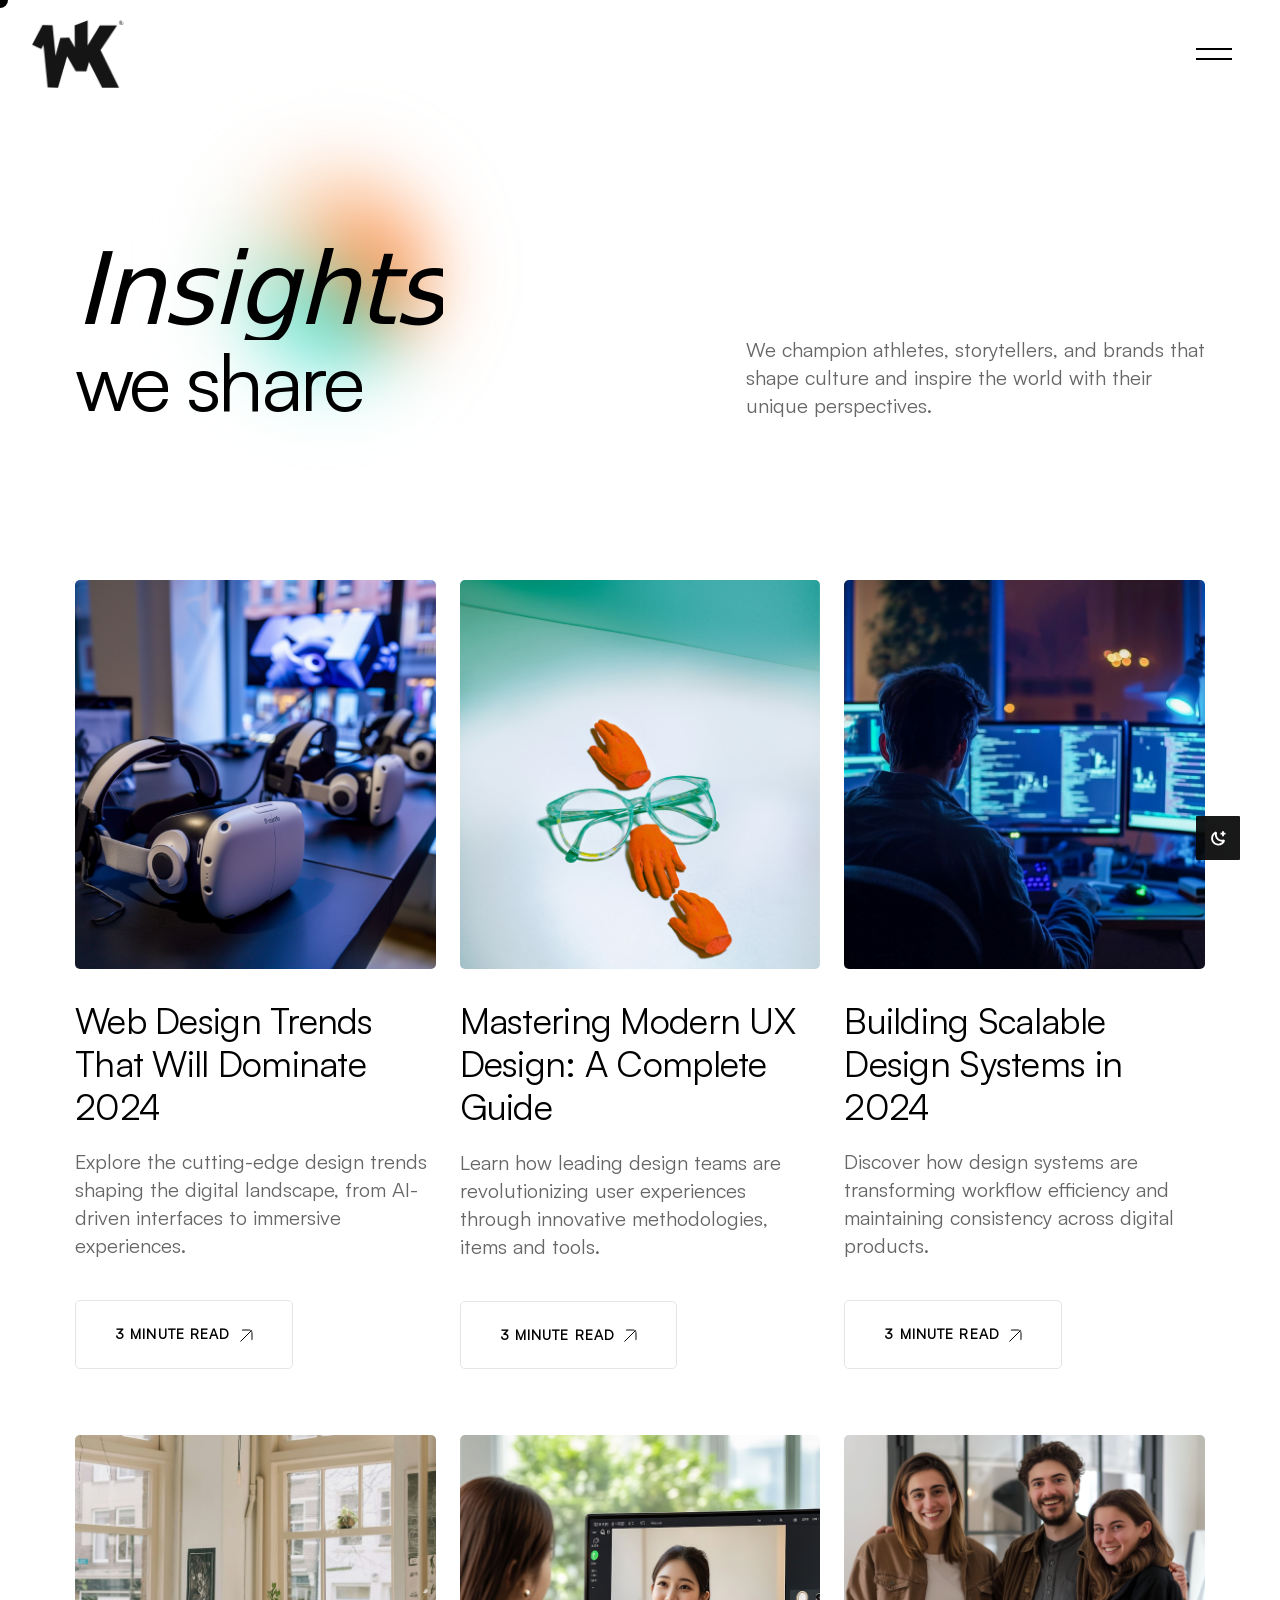
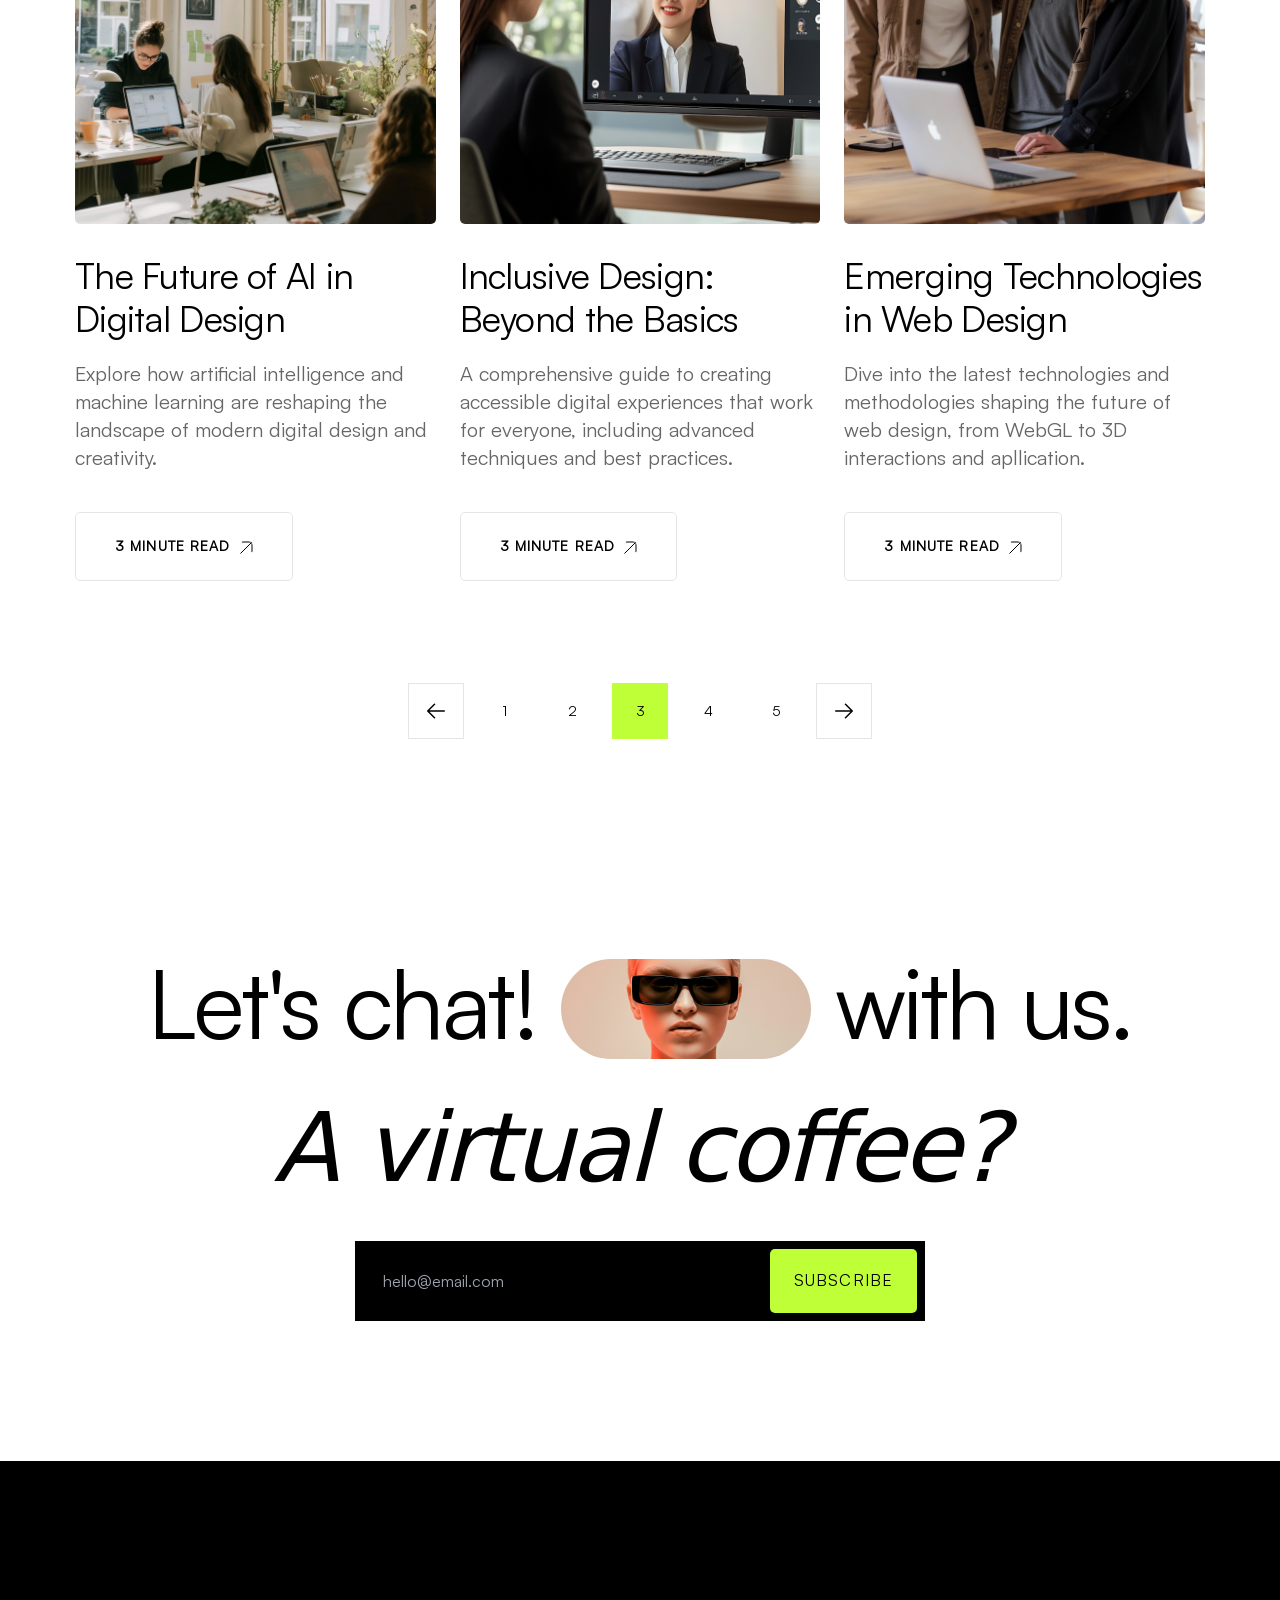
<file: blog.html>
<!DOCTYPE html>
<html lang="zxx">

<head>
  <meta charset="utf-8" />
  <title>Rivor | Creative Agency Template</title>

  <!--Meta For No Index-->
  <meta name="robots" content="noindex, Nofollow, Noimageindex">
  
  <!-- mobile responsive meta -->
  <meta name="viewport" content="width=device-width, initial-scale=1" />
  <meta name="viewport" content="width=device-width, initial-scale=1, maximum-scale=1" />

  <!-- Stylesheets -->
  <link href="css/main.css" rel="stylesheet" />
  
  <!--Favicon-->
  <link rel="icon" type="image/png" href="images/favicon-96x96.png" sizes="96x96" />
  <link rel="icon" type="image/svg+xml" href="images/favicon.svg" />
  <link rel="shortcut icon" href="images/favicon.ico" />
  <link rel="apple-touch-icon" sizes="180x180" href="images/apple-touch-icon.png" />
  <link rel="manifest" href="images/site.webmanifest" />
</head>
<body >

<header id="header" class="w-full fixed z-[9999]">
  <div
    class="w-full fixed h-[155px] top-0 z-[21] pointer-events-none gradient-shadow"
  >
    <div
      class="absolute inset-0 pointer-events-none"
      style="backdrop-filter: blur(0px); -webkit-backdrop-filter: blur(0px)"
    ></div>
    <div
      class="absolute inset-0 pointer-events-none rounded-[inherit]"
      style="
        mask-image: linear-gradient(
          0deg,
          rgba(255, 255, 255, 0) 0%,
          rgba(255, 255, 255, 1) 16.666666666666664%,
          rgba(255, 255, 255, 1) 33.33333333333333%,
          rgba(255, 255, 255, 0) 50%
        );
        -webkit-mask-image: linear-gradient(
          0deg,
          rgba(255, 255, 255, 0) 0%,
          rgba(255, 255, 255, 1) 16.666666666666664%,
          rgba(255, 255, 255, 1) 33.33333333333333%,
          rgba(255, 255, 255, 0) 50%
        );
        backdrop-filter: blur(-7px);
        -webkit-backdrop-filter: blur(-7px);
      "
    ></div>
    <div
      class="absolute inset-0 pointer-events-none rounded-[inherit]"
      style="
        mask-image: linear-gradient(
          0deg,
          rgba(255, 255, 255, 0) 16.666666666666664%,
          rgba(255, 255, 255, 1) 33.33333333333333%,
          rgba(255, 255, 255, 1) 50%,
          rgba(255, 255, 255, 0) 66.66666666666666%
        );
        -webkit-mask-image: linear-gradient(
          0deg,
          rgba(255, 255, 255, 0) 16.666666666666664%,
          rgba(255, 255, 255, 1) 33.33333333333333%,
          rgba(255, 255, 255, 1) 50%,
          rgba(255, 255, 255, 0) 66.66666666666666%
        );
        backdrop-filter: blur(2px);
        -webkit-backdrop-filter: blur(2px);
      "
    ></div>
    <div
      class="absolute inset-0 pointer-events-none rounded-[inherit]"
      style="
        mask-image: linear-gradient(
          0deg,
          rgba(255, 255, 255, 0) 33.33333333333333%,
          rgba(255, 255, 255, 1) 50%,
          rgba(255, 255, 255, 1) 66.66666666666666%,
          rgba(255, 255, 255, 0) 83.33333333333333%
        );
        -webkit-mask-image: linear-gradient(
          0deg,
          rgba(255, 255, 255, 0) 33.33333333333333%,
          rgba(255, 255, 255, 1) 50%,
          rgba(255, 255, 255, 1) 66.66666666666666%,
          rgba(255, 255, 255, 0) 83.33333333333333%
        );
        backdrop-filter: blur(4px);
        -webkit-backdrop-filter: blur(4px);
      "
    ></div>
    <div
      class="absolute inset-0 pointer-events-none rounded-[inherit]"
      style="
        mask-image: linear-gradient(
          0deg,
          rgba(255, 255, 255, 0) 50%,
          rgba(255, 255, 255, 1) 66.66666666666666%,
          rgba(255, 255, 255, 1) 83.33333333333333%,
          rgba(255, 255, 255, 0) 100%
        );
        -webkit-mask-image: linear-gradient(
          0deg,
          rgba(255, 255, 255, 0) 50%,
          rgba(255, 255, 255, 1) 66.66666666666666%,
          rgba(255, 255, 255, 1) 83.33333333333333%,
          rgba(255, 255, 255, 0) 100%
        );
        backdrop-filter: blur(8px);
        -webkit-backdrop-filter: blur(8px);
      "
    ></div>
    <div
      class="absolute inset-0 pointer-events-none rounded-[inherit]"
      style="
        mask-image: linear-gradient(
          0deg,
          rgba(255, 255, 255, 0) 66.66666666666666%,
          rgba(255, 255, 255, 1) 83.33333333333333%,
          rgba(255, 255, 255, 1) 100%,
          rgba(255, 255, 255, 0) 116.66666666666666%
        );
        -webkit-mask-image: linear-gradient(
          0deg,
          rgba(255, 255, 255, 0) 66.66666666666666%,
          rgba(255, 255, 255, 1) 83.33333333333333%,
          rgba(255, 255, 255, 1) 100%,
          rgba(255, 255, 255, 0) 116.66666666666666%
        );
        backdrop-filter: blur(16px);
        -webkit-backdrop-filter: blur(16px);
      "
    ></div>
  </div>
  <nav class="z-[1000] w-full fixed px-5 sm:px-8 pt-1 sm:pt-5 nav-top">
    <div class="flex justify-between">
      <a href="index.html">
        <img
          class="max-h-[68px] w-auto inline-block dark:hidden"
          src="images/logo.png"
          alt="logo"
        />
        <img
          class="max-h-[68px] w-auto dark:inline-block hidden"
          src="images/logo-white.png"
          alt="logo"
        />
      </a>
      <div class="flex items-center">
        <div
          class="menu-open cursor-pointer relative h-[68px] w-[68px] before:content-[''] before:absolute before:top-[28px] before:left-1/2 before:w-9 before:h-0.5 before:bg-black dark:before:bg-white before:-translate-x-1/2 before:transition-all before:duration-300 after:content-[''] after:absolute after:bottom-[28px] after:left-1/2 after:w-9 after:h-0.5 after:bg-black dark:after:bg-white after:-translate-x-1/2 after:transition-all after:duration-300 hover:before:top-[25px] hover:after:bottom-[25px]"
        ></div>
      </div>
    </div>
  </nav>
</header>
<nav
  data-lenis-prevent="true"
  class="menu fixed right-6 top-0 w-full min-h-screen overflow-y-auto z-[99999] before:content-none md:before:content-[''] before:absolute before:w-[1px] before:h-[calc(100vh-94px)] before:left-[45%] before:top-0 before:bg-white before:bg-opacity-10 opacity-0"
>
  <div
    class="menu-close cursor-pointer sticky top-8 left-[89%] sm:left-[90%] md:left-[93%] lg:left-[94.7%] xl:left-[96.5%] 2xl:left-[96%] h-[40px] w-[40px] text-white"
  >
    <svg
      xmlns="http://www.w3.org/2000/svg"
      x="0px"
      y="0px"
      width="30"
      height="30"
      viewBox="0 0 50 50"
    >
      <path
        d="M 7.71875 6.28125 L 6.28125 7.71875 L 23.5625 25 L 6.28125 42.28125 L 7.71875 43.71875 L 25 26.4375 L 42.28125 43.71875 L 43.71875 42.28125 L 26.4375 25 L 43.71875 7.71875 L 42.28125 6.28125 L 25 23.5625 Z"
        fill="#fff"
      ></path>
    </svg>
  </div>
  <div
    class="menu-wrapper relative max-w-[300px] sm:max-w-[400px] md:max-w-[600px] lg:max-w-[900px] xl:max-w-[1130px] mx-auto pb-4 flex flex-col gap-8 md:gap-16 md:top-20 z-[99999]"
  >
    <ul class="menu-list">
      <li
        class="menu-list-item menu-list-item-anchor "
      >
        <a
          href="#"
          class="text-white text-[28px] md:text-[42px] xl:text-[56px] leading-[70px] xl:leading-[90px] menu-list-item-text"
          >Home</a
        >
        <ul
          class="menu-list-item-dropdown relative md:absolute top-0 w-full md:w-auto h-fit left-0 md:left-[48%]"
        >
          <li>
            <a
              href="index.html"
              class="text-white inline-block pb-1 pl-3 menu-list-item-dropdown-list text-base md:text-lg leading-8 md:leading-[50px] "
              >Homepage 01 -
              <span class="font-instrument italic text-white"
                >Design Agency</span
              ></a
            >
          </li>
          <li>
            <a
              href="homepage-02.html"
              class="text-white inline-block pb-1 pl-3 menu-list-item-dropdown-list text-base md:text-lg leading-8 md:leading-[50px] "
              >Homepage 02 -
              <span class="font-instrument italic text-white"
                >Digital Solutions Agency</span
              ></a
            >
          </li>
          <li>
            <a
              href="homepage-03.html"
              class="text-white inline-block pb-1 pl-3 menu-list-item-dropdown-list text-base md:text-lg leading-8 md:leading-[50px] "
              >Homepage 03 -
              <span class="font-instrument italic text-white"
                >Portfolio</span
              ></a
            >
          </li>
          <li>
            <a
              href="homepage-04.html"
              class="text-white inline-block pb-1 pl-3 menu-list-item-dropdown-list text-base md:text-lg leading-8 md:leading-[50px] "
              >Homepage 04 -
              <span class="font-instrument italic text-white"
                >Photography Studio</span
              ></a
            >
          </li>

          <li>
            <a
              href="homepage-05.html"
              class="text-white inline-block pb-1 pl-3 menu-list-item-dropdown-list text-base md:text-lg leading-8 md:leading-[50px] "
              >Homepage 05 -
              <span class="font-instrument italic text-white"
                >SEO Agency</span
              ></a
            >
          </li>
          <li>
            <a
              href="homepage-06.html"
              class="text-white inline-block pb-1 pl-3 menu-list-item-dropdown-list text-base md:text-lg leading-8 md:leading-[50px] "
              >Homepage 06 -
              <span class="font-instrument italic text-white">
                Creative Agency</span
              ></a
            >
          </li>
          <li>
            <a
              href="homepage-07.html"
              class="text-white inline-block pb-1 pl-3 menu-list-item-dropdown-list text-base md:text-lg leading-8 md:leading-[50px] "
              >Homepage 07 -
              <span class="font-instrument italic text-white"
                >Design Studio</span
              ></a
            >
          </li>
          <li>
            <a
              href="homepage-08.html"
              class="text-white inline-block pb-1 pl-3 menu-list-item-dropdown-list text-base md:text-lg leading-8 md:leading-[50px] "
              >Homepage 08 -
              <span class="font-instrument italic text-white"
                >Business Solutions</span
              ></a
            >
          </li>
          <li>
            <a
              href="homepage-09.html"
              class="text-white inline-block pb-1 pl-3 menu-list-item-dropdown-list text-base md:text-lg leading-8 md:leading-[50px] "
              >Homepage 09 -
              <span class="font-instrument italic text-white"
                >Personal Branding
              </span></a
            >
          </li>
          <li>
            <a
              href="homepage-10.html"
              class="text-white inline-block pb-1 pl-3 menu-list-item-dropdown-list text-base md:text-lg leading-8 md:leading-[50px] "
              >Homepage 10 -
              <span class="font-instrument italic text-white"
                >Full-Service Agency</span
              ></a
            >
          </li>
        </ul>
      </li>
      <li
        class="menu-list-item menu-list-item-anchor "
      >
        <a
          href="#"
          class="text-white text-[28px] md:text-[42px] xl:text-[56px] leading-[70px] xl:leading-[90px] menu-list-item-text"
          >About</a
        >
        <ul
          class="menu-list-item-dropdown relative md:absolute top-0 w-full md:w-auto h-fit left-0 md:left-[48%]"
        >
          <li>
            <a
              href="about.html"
              class="text-white inline-block pb-1 pl-3 menu-list-item-dropdown-list text-base md:text-lg leading-8 md:leading-[50px] "
              >About
            </a>
          </li>
          <li>
            <a
              href="about-02.html"
              class="text-white inline-block pb-1 pl-3 menu-list-item-dropdown-list text-base md:text-lg leading-8 md:leading-[50px] "
              >About 02</a
            >
          </li>
        </ul>
      </li>
      <li
        class="menu-list-item menu-list-item-anchor w-full "
      >
        <a
          href="#"
          class="text-white text-[28px] md:text-[42px] xl:text-[56px] leading-[70px] xl:leading-[90px] menu-list-item-text"
          >Services</a
        >
        <ul
          class="menu-list-item-dropdown relative md:absolute top-0 w-full md:w-auto h-fit left-0 md:left-[48%]"
        >
          <li>
            <a
              href="services.html"
              class="text-white inline-block pb-1 pl-3 menu-list-item-dropdown-list text-base md:text-lg leading-8 md:leading-[50px] "
              >Services
            </a>
          </li>
          <li>
            <a
              href="services-details.html"
              class="text-white inline-block pb-1 pl-3 menu-list-item-dropdown-list text-base md:text-lg leading-8 md:leading-[50px] "
              >Services Details
            </a>
          </li>
        </ul>
      </li>
      <li
        class="menu-list-item menu-list-item-anchor w-full active"
      >
        <a
          href="#"
          class="text-white text-[28px] md:text-[42px] xl:text-[56px] leading-[70px] xl:leading-[90px] menu-list-item-text"
          >Blog</a
        >
        <ul
          class="menu-list-item-dropdown relative md:absolute top-0 w-full md:w-auto h-fit left-0 md:left-[48%]"
        >
          <li>
            <a
              href="blog.html"
              class="text-white inline-block pb-1 pl-3 menu-list-item-dropdown-list text-base md:text-lg leading-8 md:leading-[50px] "
              >Blog
            </a>
          </li>
          <li>
            <a
              href="blog-02.html"
              class="text-white inline-block pb-1 pl-3 menu-list-item-dropdown-list text-base md:text-lg leading-8 md:leading-[50px] active"
              >Blog 02
            </a>
          </li>
          <li>
            <a
              href="blog-details.html"
              class="text-white inline-block pb-1 pl-3 menu-list-item-dropdown-list text-base md:text-lg leading-8 md:leading-[50px] "
              >Blog Details
            </a>
          </li>
        </ul>
      </li>
      <li
        class="menu-list-item menu-list-item-anchor w-full "
      >
        <a
          href="#"
          class="text-white text-[28px] md:text-[42px] xl:text-[56px] leading-[70px] xl:leading-[90px] menu-list-item-text"
          >Projects</a
        >
        <ul
          class="menu-list-item-dropdown relative md:absolute top-0 w-full md:w-auto h-fit left-0 md:left-[48%]"
        >
          <li>
            <a
              href="project.html"
              class="text-white inline-block pb-1 pl-3 menu-list-item-dropdown-list text-base md:text-lg leading-8 md:leading-[50px] "
              >Project
            </a>
          </li>
          <li>
            <a
              href="project-02.html"
              class="text-white inline-block pb-1 pl-3 menu-list-item-dropdown-list text-base md:text-lg leading-8 md:leading-[50px] "
              >Project 02
            </a>
          </li>
          <li>
            <a
              href="project-03.html"
              class="text-white inline-block pb-1 pl-3 menu-list-item-dropdown-list text-base md:text-lg leading-8 md:leading-[50px] "
              >Project 03
            </a>
          </li>
          <li>
            <a
              href="project-details.html"
              class="text-white inline-block pb-1 pl-3 menu-list-item-dropdown-list text-base md:text-lg leading-8 md:leading-[50px] "
              >Project Details
            </a>
          </li>
          <li>
            <a
              href="project-details-02.html"
              class="text-white inline-block pb-1 pl-3 menu-list-item-dropdown-list text-base md:text-lg leading-8 md:leading-[50px] "
              >Project Details 02
            </a>
          </li>
        </ul>
      </li>
    </ul>
  </div>
  <div
    class="menu-footer max-lg:hidden lg:block fixed bottom-0 w-full border-t border-white border-opacity-10"
  >
    <div
      class="menu-footer-content max-w-[300px] sm:max-w-[400px] md:max-w-[600px] lg:max-w-[900px] xl:max-w-[1130px] flex justify-between mx-auto py-8 flex-col md:flex-row"
    >
      <p class="text-sm w-full md:w-auto mb-4 md:mb-0">
        2261 Market Street #5039 San Francisco, CA 94114
      </p>
      <div class="flex gap-6">
        <span>
          <a href="https://www.facebook.com/staticmania">
            <svg
              xmlns="http://www.w3.org/2000/svg"
              width="23"
              height="23"
              viewBox="0 0 20 20"
              fill="none"
              class="stroke-[#565656] hover:stroke-white duration-200"
            >
              <path
                d="M10 17.5C14.1421 17.5 17.5 14.1421 17.5 10C17.5 5.85786 14.1421 2.5 10 2.5C5.85786 2.5 2.5 5.85786 2.5 10C2.5 14.1421 5.85786 17.5 10 17.5Z"
                stroke-linecap="round"
                stroke-linejoin="round"
              />
              <path
                d="M13.125 6.875H11.875C11.3777 6.875 10.9008 7.07254 10.5492 7.42418C10.1975 7.77581 10 8.25272 10 8.75V17.5"
                stroke-linecap="round"
                stroke-linejoin="round"
              />
              <path
                d="M7.5 11.25H12.5"
                stroke-linecap="round"
                stroke-linejoin="round"
              />
            </svg>
          </a>
        </span>
        <span>
          <a href="https://www.youtube.com/channel/UCAaNCn1kzI1fXD4-fPD157Q">
            <svg
              xmlns="http://www.w3.org/2000/svg"
              class="stroke-[#565656] hover:stroke-white duration-200"
              width="23"
              height="23"
              viewBox="0 0 20 20"
              fill="none"
            >
              <path
                d="M12.5 10L8.75 7.5V12.5L12.5 10Z"
                stroke-linecap="round"
                stroke-linejoin="round"
              />
              <path
                d="M1.875 9.99998C1.875 12.3246 2.11517 13.6886 2.29774 14.3896C2.34654 14.581 2.44026 14.7581 2.57114 14.9061C2.70201 15.0541 2.86627 15.1688 3.0503 15.2407C5.66569 16.2457 10 16.2181 10 16.2181C10 16.2181 14.3343 16.2457 16.9497 15.2407C17.1337 15.1688 17.298 15.0541 17.4288 14.9061C17.5597 14.7581 17.6534 14.581 17.7022 14.3896C17.8848 13.6886 18.125 12.3246 18.125 9.99998C18.125 7.67533 17.8848 6.3114 17.7023 5.6104C17.6535 5.41894 17.5597 5.24188 17.4289 5.09386C17.298 4.94585 17.1337 4.83115 16.9497 4.75927C14.3343 3.75422 10 3.78181 10 3.78181C10 3.78181 5.66574 3.75422 3.05033 4.75926C2.86629 4.83114 2.70203 4.94584 2.57116 5.09385C2.44029 5.24186 2.34656 5.41893 2.29776 5.61038C2.11518 6.31138 1.875 7.67533 1.875 9.99998Z"
                stroke-linecap="round"
                stroke-linejoin="round"
              />
            </svg>
          </a>
        </span>
        <span>
          <a href="https://www.instagram.com/staticmania">
            <svg
              xmlns="http://www.w3.org/2000/svg"
              class="stroke-[#565656] hover:stroke-white duration-200"
              width="23"
              height="23"
              viewBox="0 0 20 20"
              fill="none"
            >
              <path
                d="M10 13.125C11.7259 13.125 13.125 11.7259 13.125 10C13.125 8.27411 11.7259 6.875 10 6.875C8.27411 6.875 6.875 8.27411 6.875 10C6.875 11.7259 8.27411 13.125 10 13.125Z"
                stroke-miterlimit="10"
              />
              <path
                d="M13.4375 2.8125H6.5625C4.49143 2.8125 2.8125 4.49143 2.8125 6.5625V13.4375C2.8125 15.5086 4.49143 17.1875 6.5625 17.1875H13.4375C15.5086 17.1875 17.1875 15.5086 17.1875 13.4375V6.5625C17.1875 4.49143 15.5086 2.8125 13.4375 2.8125Z"
                stroke-linecap="round"
                stroke-linejoin="round"
              />
              <path
                d="M14.0625 6.875C14.5803 6.875 15 6.45527 15 5.9375C15 5.41973 14.5803 5 14.0625 5C13.5447 5 13.125 5.41973 13.125 5.9375C13.125 6.45527 13.5447 6.875 14.0625 6.875Z"
                fill="#565656"
              />
            </svg>
          </a>
        </span>
        <span>
          <a href="https://dribbble.com/staticmania/">
            <svg
              xmlns="http://www.w3.org/2000/svg"
              class="stroke-[#565656] hover:stroke-white duration-200"
              width="23"
              height="23"
              viewBox="0 0 20 20"
              fill="none"
            >
              <path
                d="M10 17.5C14.1421 17.5 17.5 14.1421 17.5 10C17.5 5.85786 14.1421 2.5 10 2.5C5.85786 2.5 2.5 5.85786 2.5 10C2.5 14.1421 5.85786 17.5 10 17.5Z"
                stroke-linecap="round"
                stroke-linejoin="round"
              />
              <path
                d="M5.55078 16.037C6.66328 14.1939 8.23315 12.6697 10.1082 11.6119C11.9832 10.5542 14.0997 9.99896 16.2524 10C16.6741 10 17.0905 10.0206 17.5017 10.0616"
                stroke-linecap="round"
                stroke-linejoin="round"
              />
              <path
                d="M14.6894 4.14795C13.5183 5.58738 12.0409 6.74742 10.3647 7.54356C8.68846 8.3397 6.85577 8.75188 5.00011 8.75007C4.20969 8.75045 3.42101 8.67625 2.64453 8.52846"
                stroke-linecap="round"
                stroke-linejoin="round"
              />
              <path
                d="M6.71484 3.25684C8.59445 4.35971 10.1529 5.93502 11.2355 7.82638C12.3181 9.71775 12.8871 11.8594 12.8861 14.0387C12.8869 15.0598 12.7627 16.0771 12.5165 17.0681"
                stroke-linecap="round"
                stroke-linejoin="round"
              />
            </svg>
          </a>
        </span>
        <span>
          <a href="https://www.figma.com/@staticmania">
            <svg
              xmlns="http://www.w3.org/2000/svg"
              class="stroke-[#565656] hover:stroke-white duration-200"
              width="23"
              height="23"
              viewBox="0 0 20 20"
              fill="none"
            >
              <path
                d="M12.6562 12.6562C14.1233 12.6562 15.3125 11.467 15.3125 10C15.3125 8.53299 14.1233 7.34375 12.6562 7.34375C11.1892 7.34375 10 8.53299 10 10C10 11.467 11.1892 12.6562 12.6562 12.6562Z"
                stroke-linecap="round"
                stroke-linejoin="round"
              />
              <path
                d="M10 7.34368V2.03125H7.34375C6.63927 2.03125 5.96364 2.3111 5.4655 2.80925C4.96735 3.30739 4.6875 3.98302 4.6875 4.6875C4.6875 5.39198 4.96735 6.06761 5.4655 6.56575C5.96364 7.0639 6.63927 7.34375 7.34375 7.34375L10 7.34368Z"
                stroke-linecap="round"
                stroke-linejoin="round"
              />
              <path
                d="M10 12.6562V7.34375H7.34375C6.63927 7.34375 5.96364 7.6236 5.4655 8.12175C4.96735 8.61989 4.6875 9.29552 4.6875 10C4.6875 10.7045 4.96735 11.3801 5.4655 11.8783C5.96364 12.3764 6.63927 12.6562 7.34375 12.6562L10 12.6562Z"
                stroke-linecap="round"
                stroke-linejoin="round"
              />
              <path
                d="M10 7.34368V2.03125H12.6562C13.3607 2.03125 14.0364 2.3111 14.5345 2.80925C15.0326 3.30739 15.3125 3.98302 15.3125 4.6875C15.3125 5.39198 15.0326 6.06761 14.5345 6.56575C14.0364 7.0639 13.3607 7.34375 12.6562 7.34375L10 7.34368Z"
                stroke-linecap="round"
                stroke-linejoin="round"
              />
              <path
                d="M10 12.6562V15.3125C10 15.8379 9.84423 16.3515 9.55236 16.7883C9.26049 17.2251 8.84564 17.5656 8.36028 17.7666C7.87491 17.9677 7.34083 18.0203 6.82556 17.9178C6.3103 17.8153 5.837 17.5623 5.46551 17.1908C5.09402 16.8194 4.84104 16.3461 4.73854 15.8308C4.63605 15.3155 4.68865 14.7814 4.88969 14.2961C5.09074 13.8107 5.4312 13.3959 5.86801 13.104C6.30483 12.8121 6.81839 12.6563 7.34375 12.6563L10 12.6562Z"
                stroke-linecap="round"
                stroke-linejoin="round"
              />
            </svg>
          </a>
        </span>
        <span>
          <a href="https://discord.gg/fSxDJyvJmr">
            <svg
              xmlns="http://www.w3.org/2000/svg"
              class="stroke-[#565656] hover:stroke-white duration-200"
              width="23"
              height="23"
              viewBox="0 0 20 20"
              fill="none"
            >
              <path
                d="M7.5 12.1875C8.01777 12.1875 8.4375 11.7678 8.4375 11.25C8.4375 10.7322 8.01777 10.3125 7.5 10.3125C6.98223 10.3125 6.5625 10.7322 6.5625 11.25C6.5625 11.7678 6.98223 12.1875 7.5 12.1875Z"
                fill="#565656"
              />
              <path
                d="M12.5 12.1875C13.0178 12.1875 13.4375 11.7678 13.4375 11.25C13.4375 10.7322 13.0178 10.3125 12.5 10.3125C11.9822 10.3125 11.5625 10.7322 11.5625 11.25C11.5625 11.7678 11.9822 12.1875 12.5 12.1875Z"
                fill="#565656"
              />
              <path
                d="M5.8125 6.24985C7.16746 5.82575 8.58012 5.6149 9.99987 5.62485C11.4196 5.6149 12.8322 5.82575 14.1872 6.24983"
                stroke-linecap="round"
                stroke-linejoin="round"
              />
              <path
                d="M14.1871 13.75C12.8322 14.1741 11.4195 14.3849 9.99981 14.375C8.58008 14.3849 7.16744 14.1741 5.8125 13.75"
                stroke-linecap="round"
                stroke-linejoin="round"
              />
              <path
                d="M12.1148 14.2255L13.0542 16.1044C13.1168 16.2306 13.2204 16.3319 13.348 16.3916C13.4756 16.4513 13.6196 16.466 13.7567 16.4333C15.6737 15.9646 17.3264 15.1474 18.5301 14.1012C18.622 14.0221 18.6892 13.9182 18.7234 13.802C18.7577 13.6857 18.7576 13.562 18.7232 13.4457L16.069 4.59837C16.0422 4.50915 15.9959 4.42704 15.9334 4.35799C15.8708 4.28894 15.7937 4.2347 15.7076 4.19922C14.9577 3.89221 14.1822 3.65213 13.39 3.48181C13.2391 3.44873 13.0813 3.47261 12.9469 3.54884C12.8125 3.62508 12.711 3.74829 12.662 3.89481L12.0391 5.76353"
                stroke-linecap="round"
                stroke-linejoin="round"
              />
              <path
                d="M7.88822 14.2255L6.94874 16.1044C6.88614 16.2306 6.78258 16.3319 6.65499 16.3916C6.5274 16.4513 6.38332 16.466 6.2463 16.4333C4.32922 15.9646 2.67656 15.1474 1.47286 14.1012C1.38094 14.0222 1.31381 13.9182 1.27955 13.802C1.24529 13.6857 1.24536 13.562 1.27974 13.4457L3.93395 4.59836C3.96074 4.50915 4.00709 4.42703 4.06961 4.35798C4.13214 4.28894 4.20927 4.2347 4.29539 4.19921C5.04524 3.8922 5.82077 3.65213 6.61293 3.48181C6.76385 3.44873 6.92168 3.47261 7.05607 3.54884C7.19046 3.62508 7.29194 3.74829 7.34099 3.89481L7.9639 5.76353"
                stroke-linecap="round"
                stroke-linejoin="round"
              />
              <path
                d="M7.5 12.1875C8.01777 12.1875 8.4375 11.7678 8.4375 11.25C8.4375 10.7322 8.01777 10.3125 7.5 10.3125C6.98223 10.3125 6.5625 10.7322 6.5625 11.25C6.5625 11.7678 6.98223 12.1875 7.5 12.1875Z"
                fill="#565656"
              />
              <path
                d="M12.5 12.1875C13.0178 12.1875 13.4375 11.7678 13.4375 11.25C13.4375 10.7322 13.0178 10.3125 12.5 10.3125C11.9822 10.3125 11.5625 10.7322 11.5625 11.25C11.5625 11.7678 11.9822 12.1875 12.5 12.1875Z"
                fill="#565656"
              />
              <path
                d="M5.8125 6.24985C7.16746 5.82575 8.58012 5.6149 9.99987 5.62485C11.4196 5.6149 12.8322 5.82575 14.1872 6.24983"
                stroke-linecap="round"
                stroke-linejoin="round"
              />
              <path
                d="M14.1871 13.75C12.8322 14.1741 11.4195 14.3849 9.99981 14.375C8.58008 14.3849 7.16744 14.1741 5.8125 13.75"
                stroke-linecap="round"
                stroke-linejoin="round"
              />
              <path
                d="M12.1148 14.2255L13.0542 16.1044C13.1168 16.2306 13.2204 16.3319 13.348 16.3916C13.4756 16.4513 13.6196 16.466 13.7567 16.4333C15.6737 15.9646 17.3264 15.1474 18.5301 14.1012C18.622 14.0221 18.6892 13.9182 18.7234 13.802C18.7577 13.6857 18.7576 13.562 18.7232 13.4457L16.069 4.59837C16.0422 4.50915 15.9959 4.42704 15.9334 4.35799C15.8708 4.28894 15.7937 4.2347 15.7076 4.19922C14.9577 3.89221 14.1822 3.65213 13.39 3.48181C13.2391 3.44873 13.0813 3.47261 12.9469 3.54884C12.8125 3.62508 12.711 3.74829 12.662 3.89481L12.0391 5.76353"
                stroke-linecap="round"
                stroke-linejoin="round"
              />
              <path
                d="M7.88822 14.2255L6.94874 16.1044C6.88614 16.2306 6.78258 16.3319 6.65499 16.3916C6.5274 16.4513 6.38332 16.466 6.2463 16.4333C4.32922 15.9646 2.67656 15.1474 1.47286 14.1012C1.38094 14.0222 1.31381 13.9182 1.27955 13.802C1.24529 13.6857 1.24536 13.562 1.27974 13.4457L3.93395 4.59836C3.96074 4.50915 4.00709 4.42703 4.06961 4.35798C4.13214 4.28894 4.20927 4.2347 4.29539 4.19921C5.04524 3.8922 5.82077 3.65213 6.61293 3.48181C6.76385 3.44873 6.92168 3.47261 7.05607 3.54884C7.19046 3.62508 7.29194 3.74829 7.34099 3.89481L7.9639 5.76353"
                stroke-linecap="round"
                stroke-linejoin="round"
              />
            </svg>
          </a>
        </span>
        <span>
          <a href="https://www.linkedin.com/company/staticmania/">
            <svg
              xmlns="http://www.w3.org/2000/svg"
              class="stroke-[#565656] hover:stroke-white duration-200"
              width="23"
              height="23"
              viewBox="0 0 20 20"
              fill="none"
            >
              <path
                d="M16.25 3.125H3.75C3.40482 3.125 3.125 3.40482 3.125 3.75V16.25C3.125 16.5952 3.40482 16.875 3.75 16.875H16.25C16.5952 16.875 16.875 16.5952 16.875 16.25V3.75C16.875 3.40482 16.5952 3.125 16.25 3.125Z"
                stroke-linecap="round"
                stroke-linejoin="round"
              />
              <path
                d="M9.375 8.75V13.75"
                stroke-linecap="round"
                stroke-linejoin="round"
              />
              <path
                d="M6.875 8.75V13.75"
                stroke-linecap="round"
                stroke-linejoin="round"
              />
              <path
                d="M9.375 10.9375C9.375 10.3573 9.60547 9.80094 10.0157 9.3907C10.4259 8.98047 10.9823 8.75 11.5625 8.75C12.1427 8.75 12.6991 8.98047 13.1093 9.3907C13.5195 9.80094 13.75 10.3573 13.75 10.9375V13.75"
                stroke-linecap="round"
                stroke-linejoin="round"
              />
              <path
                d="M6.875 7.1875C7.39277 7.1875 7.8125 6.76777 7.8125 6.25C7.8125 5.73223 7.39277 5.3125 6.875 5.3125C6.35723 5.3125 5.9375 5.73223 5.9375 6.25C5.9375 6.76777 6.35723 7.1875 6.875 7.1875Z"
                fill="#565656"
              />
            </svg>
          </a>
        </span>
      </div>
    </div>
  </div>
</nav>
<div
  class="menu-overflow fixed z-[9999] bg-[rgba(10,10,10,0.95)] bg-opacity-60 backdrop-blur-[25px] w-full h-full pointer-events-none"
></div>

<!-- Cursor Pointer -->
<div class="pointer"></div>

<!-- Dark Mode toggle -->
<div class="toggle-button fixed right-10 bottom-10 z-[1000]">
  <button
    id="theme-toggle"
    type="button"
    class="text-secondary bg-black/90 dark:bg-white/90 rounded-[1px] backdrop-blur-xl dark:text-white focus:outline-none focus:ring-0 focus:ring-gray-200 w-[44px] h-[44px] flex justify-center items-center"
  >
    <svg
      data-testid="geist-icon"
      id="theme-toggle-dark-icon"
      class="hidden w-5 h-5"
      fill="#fff"
      stroke-linejoin="round"
      viewBox="0 0 16 16"
    >
      <path
        fill-rule="evenodd"
        clip-rule="evenodd"
        d="M10.5 0.25V1V1.5H11L11.75 1.5V3H11H10.5V3.5V4.25H9V3.5V3H8.5H7.75V1.5H8.5H9V1V0.25H10.5ZM3.25514 2.75496C2.33413 3.53491 1.75 4.69972 1.75 6C1.75 8.34721 3.65279 10.25 6 10.25C7.30029 10.25 8.4651 9.66587 9.24505 8.74485C9.16377 8.74827 9.08207 8.74999 9 8.74999C5.82436 8.74999 3.25 6.17563 3.25 2.99999C3.25 2.91792 3.25172 2.83623 3.25514 2.75496ZM0.25 6C0.25 3.51072 1.83142 1.39271 4.042 0.592193L5.00256 1.55275C4.83933 2.00347 4.75 2.49047 4.75 2.99999C4.75 5.3472 6.65279 7.24999 9 7.24999C9.50953 7.24999 9.99653 7.16065 10.4473 6.99743L11.4078 7.95798C10.6073 10.1686 8.48929 11.75 6 11.75C2.82436 11.75 0.25 9.17564 0.25 6Z"
        fill="#fff"
        transform="translate(2.25, 2.25)"
      ></path>
    </svg>
    <svg
      id="theme-toggle-light-icon"
      class="hidden w-5 h-5"
      fill="#000"
      viewBox="0 0 16 16"
      data-testid="geist-icon"
      stroke-linejoin="round"
    >
      <path
        fill-rule="evenodd"
        clip-rule="evenodd"
        d="M7.75 1V0.25H6.25V1V1.25V2H7.75V1.25V1ZM7 9C8.10457 9 9 8.10457 9 7C9 5.89543 8.10457 5 7 5C5.89543 5 5 5.89543 5 7C5 8.10457 5.89543 9 7 9ZM7 10.5C8.933 10.5 10.5 8.933 10.5 7C10.5 5.067 8.933 3.5 7 3.5C5.067 3.5 3.5 5.067 3.5 7C3.5 8.933 5.067 10.5 7 10.5ZM7.75 12V12.75V13V13.75H6.25V13V12.75V12H7.75ZM12 6.25H12.75H13H13.75V7.75H13H12.75H12V6.25ZM1 6.25H0.25V7.75H1H1.25H2V6.25H1.25H1ZM10.0052 2.93414L10.5355 2.40381L10.7123 2.22703L11.2426 1.6967L12.3033 2.75736L11.773 3.28769L11.5962 3.46447L11.0659 3.9948L10.0052 2.93414ZM2.22703 10.7123L1.6967 11.2426L2.75736 12.3033L3.28769 11.773L3.46447 11.5962L3.9948 11.0659L2.93414 10.0052L2.40381 10.5355L2.22703 10.7123ZM2.93414 3.9948L2.40381 3.46447L2.22703 3.28769L1.6967 2.75736L2.75736 1.6967L3.28769 2.22703L3.46447 2.40381L3.9948 2.93414L2.93414 3.9948ZM10.7123 11.773L11.2426 12.3033L12.3033 11.2426L11.773 10.7123L11.5962 10.5355L11.0659 10.0052L10.0052 11.0659L10.5355 11.5962L10.7123 11.773Z"
        fill="#000"
        transform="translate(1.25, 1.25)"
      ></path>
    </svg>
  </button>
</div>


<main class="lg:mb-[600px] relative z-10 bg-backgroundBody dark:bg-dark">
<!--=====================================
   Page Header v3
======================================-->
<section class="pt-36 lg:pt-[240px] pb-10 lg:pb-20 relative overflow-hidden">
  <!-- Gradient Background Wrapper -->
  <div
    id="hero-gradient-wrapper"
    class="absolute w-full md:w-[40%] h-full md:h-[40%] max-md:top-1/2 max-lg:-translate-y-1/2 lg:top-0 -z-10 blur-[60px] scale-90"
  >
    <img
      src="images/hero-gradient-background.png"
      alt="hero-gradient-background"
      id="hero-gradient"
      class="absolute lg:left-[78%] xl:left-full max-md:top-20 md:top-[45%] lg:-translate-x-[78%]"
    />
  </div>

  <!-- Content Container -->
  <div class="container">
    <!-- Header Content Flex Container -->
    <div
      class="flex flex-col md:flex-row gap-x-10 gap-y-4 justify-center lg:justify-between mb-20"
    >
      <!-- Title Section -->
      <div class="max-sm:self-start">
        <h1
          class="text-appear text-[46px] max-lg:leading-[1.33] lg:text-7xl xl:text-[80px] font-normal leading-[1.1]"
        >
          <span class="font-instrument lg:text-[100px] italic"> Insights </span>
          <br class="hidden md:block" />
          we share
        </h1>
      </div>

      <!-- Description Section -->
      <div class="md:max-w-[470px] self-center md:self-end">
        <p class="text-appear">
          We champion athletes, storytellers, and brands that shape culture and
          inspire the world with their unique perspectives.
        </p>
      </div>
    </div>
  </div>
</section>


<!--=====================================
    Blog Posts Grid Section
======================================-->
<section class="pb-14 md:pb-16 lg:pb-[88px] xl:pb-[100px] bg-transparent">
  <div class="container">
    <div
      class="grid grid-cols-1 md:grid-cols-2 lg:grid-cols-3 justify-items-center items-center md:items-start gap-x-6 gap-y-[60px]"
    >
      <!-- Blog Post 1 -->
      <div class="max-w-[370px] reveal-me group">
        <figure class="overflow-hidden">
          <img
            src="images/blog-img/blogV2-img-1.png"
            alt="Web Design Trends"
            class="w-full h-full transition-all duration-500 group-hover:scale-125 group-hover:rotate-3"
          />
        </figure>
        <a href="blog-details.html">
          <div class="blog-title mt-[30px] mb-5">
            <h3
              class="text[25px] md:text-3xl lg:text-4xl lg:leading-[1.2] lg:tracking-[-0.72px]"
            >
              Web Design Trends That Will Dominate 2024
            </h3>
          </div>
        </a>

        <p class="mb-7 md:mb-10">
          Explore the cutting-edge design trends shaping the digital landscape,
          from AI-driven interfaces to immersive experiences.
        </p>
        <a href="blog-details.html" class="rv-button rv-button-primary2">
          <div class="rv-button-top !text-center flex items-center">
            <span class="pr-1">3 minute read</span>
            <img
              class="inline dark:hidden"
              src="images/icons/top-arrow.svg"
              alt="Arrow Icon"
            />
            <img
              class="hidden dark:inline"
              src="images/icons/top-arrow-dark.svg"
              alt="Arrow Icon"
            />
          </div>
          <div class="rv-button-bottom !text-center flex items-center">
            <span class="pr-1">3 minute read</span>
            <img
              class="inline"
              src="images/icons/top-arrow.svg"
              alt="Arrow Icon"
            />
          </div>
        </a>
      </div>

      <!-- Blog Post 2 -->
      <div class="max-w-[370px] reveal-me group">
        <figure class="overflow-hidden">
          <img
            src="images/blog-img/blogV2-img-2.png"
            alt="UX Design Process"
            class="w-full h-full transition-all duration-500 group-hover:scale-125 group-hover:rotate-3"
          />
        </figure>
        <a href="blog-details.html">
          <div class="blog-title mt-[30px] mb-5">
            <h3
              class="text[25px] md:text-3xl lg:text-4xl lg:leading-[1.2] lg:tracking-[-0.72px]"
            >
              Mastering Modern UX Design: A Complete Guide
            </h3>
          </div>
        </a>

        <p class="mb-7 md:mb-10">
          Learn how leading design teams are revolutionizing user experiences
          through innovative methodologies, items and tools.
        </p>
        <a href="blog-details.html" class="rv-button rv-button-primary2">
          <div class="rv-button-top !text-center flex items-center">
            <span class="pr-1">3 minute read</span>
            <img
              class="inline dark:hidden"
              src="images/icons/top-arrow.svg"
              alt="Arrow Icon"
            />
            <img
              class="hidden dark:inline"
              src="images/icons/top-arrow-dark.svg"
              alt="Arrow Icon"
            />
          </div>
          <div class="rv-button-bottom !text-center flex items-center">
            <span class="pr-1">3 minute read</span>
            <img
              class="inline"
              src="images/icons/top-arrow.svg"
              alt="Arrow Icon"
            />
          </div>
        </a>
      </div>

      <!-- Blog Post 3 -->
      <div class="max-w-[370px] reveal-me group">
        <figure class="overflow-hidden">
          <img
            src="images/blog-img/blogV2-img-3.png"
            alt="Design Systems"
            class="w-full h-full transition-all duration-500 group-hover:scale-125 group-hover:rotate-3"
          />
        </figure>

        <a href="blog-details.html">
          <div class="blog-title mt-[30px] mb-5">
            <h3
              class="text[25px] md:text-3xl lg:text-4xl lg:leading-[1.2] lg:tracking-[-0.72px]"
            >
              Building Scalable Design Systems in 2024
            </h3>
          </div>
        </a>

        <p class="mb-7 md:mb-10">
          Discover how design systems are transforming workflow efficiency and
          maintaining consistency across digital products.
        </p>
        <a href="blog-details.html" class="rv-button rv-button-primary2">
          <div class="rv-button-top !text-center flex items-center">
            <span class="pr-1">3 minute read</span>
            <img
              class="inline dark:hidden"
              src="images/icons/top-arrow.svg"
              alt="Arrow Icon"
            />
            <img
              class="hidden dark:inline"
              src="images/icons/top-arrow-dark.svg"
              alt="Arrow Icon"
            />
          </div>
          <div class="rv-button-bottom !text-center flex items-center">
            <span class="pr-1">3 minute read</span>
            <img
              class="inline"
              src="images/icons/top-arrow.svg"
              alt="Arrow Icon"
            />
          </div>
        </a>
      </div>

      <!-- Blog Post 4 -->
      <div class="max-w-[370px] reveal-me group">
        <figure class="overflow-hidden">
          <img
            src="images/blog-img/blogV2-img-4.png"
            alt="AI in Design"
            class="w-full h-full transition-all duration-500 group-hover:scale-125 group-hover:rotate-3"
          />
        </figure>

        <a href="blog-details.html">
          <div class="blog-title mt-[30px] mb-5">
            <h3
              class="text[25px] md:text-3xl lg:text-4xl lg:leading-[1.2] lg:tracking-[-0.72px]"
            >
              The Future of AI in Digital Design
            </h3>
          </div>
        </a>

        <p class="mb-7 md:mb-10">
          Explore how artificial intelligence and machine learning are reshaping
          the landscape of modern digital design and creativity.
        </p>
        <a href="blog-details.html" class="rv-button rv-button-primary2">
          <div class="rv-button-top !text-center flex items-center">
            <span class="pr-1">3 minute read</span>
            <img
              class="inline dark:hidden"
              src="images/icons/top-arrow.svg"
              alt="Arrow Icon"
            />
            <img
              class="hidden dark:inline"
              src="images/icons/top-arrow-dark.svg"
              alt="Arrow Icon"
            />
          </div>
          <div class="rv-button-bottom !text-center flex items-center">
            <span class="pr-1">3 minute read</span>
            <img
              class="inline"
              src="images/icons/top-arrow.svg"
              alt="Arrow Icon"
            />
          </div>
        </a>
      </div>

      <!-- Blog Post 5 -->
      <div class="max-w-[370px] reveal-me group">
        <figure class="overflow-hidden">
          <img
            src="images/blog-img/blog-img-1.png"
            alt="Accessibility Design"
            class="w-full h-full transition-all duration-500 group-hover:scale-125 group-hover:rotate-3"
          />
        </figure>

        <a href="blog-details.html">
          <div class="blog-title mt-[30px] mb-5">
            <h3
              class="text[25px] md:text-3xl lg:text-4xl lg:leading-[1.2] lg:tracking-[-0.72px]"
            >
              Inclusive Design: Beyond the Basics
            </h3>
          </div>
        </a>

        <p class="mb-7 md:mb-10">
          A comprehensive guide to creating accessible digital experiences that
          work for everyone, including advanced techniques and best practices.
        </p>
        <a href="blog-details.html" class="rv-button rv-button-primary2">
          <div class="rv-button-top !text-center flex items-center">
            <span class="pr-1">3 minute read</span>
            <img
              class="inline dark:hidden"
              src="images/icons/top-arrow.svg"
              alt="Arrow Icon"
            />
            <img
              class="hidden dark:inline"
              src="images/icons/top-arrow-dark.svg"
              alt="Arrow Icon"
            />
          </div>
          <div class="rv-button-bottom !text-center flex items-center">
            <span class="pr-1">3 minute read</span>
            <img
              class="inline"
              src="images/icons/top-arrow.svg"
              alt="Arrow Icon"
            />
          </div>
        </a>
      </div>

      <!-- Blog Post 6 -->
      <div class="max-w-[370px] reveal-me group">
        <figure class="overflow-hidden">
          <img
            src="images/blog-img/blogV2-img-5.png"
            alt="Future of Design"
            class="w-full h-full transition-all duration-500 group-hover:scale-125 group-hover:rotate-3"
          />
        </figure>
        <a href="blog-details.html">
          <div class="blog-title mt-[30px] mb-5">
            <h3
              class="text[25px] md:text-3xl lg:text-4xl lg:leading-[1.2] lg:tracking-[-0.72px]"
            >
              Emerging Technologies in Web Design
            </h3>
          </div>
        </a>

        <p class="mb-7 md:mb-10">
          Dive into the latest technologies and methodologies shaping the future
          of web design, from WebGL to 3D interactions and apllication.
        </p>
        <a href="blog-details.html" class="rv-button rv-button-primary2">
          <div class="rv-button-top !text-center flex items-center">
            <span class="pr-1">3 minute read</span>
            <img
              class="inline dark:hidden"
              src="images/icons/top-arrow.svg"
              alt="Arrow Icon"
            />
            <img
              class="hidden dark:inline"
              src="images/icons/top-arrow-dark.svg"
              alt="Arrow Icon"
            />
          </div>
          <div class="rv-button-bottom !text-center flex items-center">
            <span class="pr-1">3 minute read</span>
            <img
              class="inline"
              src="images/icons/top-arrow.svg"
              alt="Arrow Icon"
            />
          </div>
        </a>
      </div>
    </div>

    <div class="mt-16 md:mt-24">
      <ul class="flex items-center justify-center gap-3">
        <li class="group">
          <a
            href="blog-details.html"
            class="flex w-10 md:w-14 h-10 md:h-14 items-center justify-center border dark:border-colorText hover:bg-primary duration-300 text-sm font-normal group"
          >
            <span>
              <svg
                xmlns="http://www.w3.org/2000/svg"
                width="18"
                height="16"
                viewBox="0 0 18 16"
                fill="none"
                class="stroke-black dark:stroke-white"
              >
                <path
                  d="M17.25 8H0.75M0.75 8L7.5 1.25M0.75 8L7.5 14.75"
                  stroke-width="1.5"
                  stroke-linecap="round"
                  stroke-linejoin="round"
                />
              </svg>
            </span>
          </a>
        </li>
        <li class="group">
          <a
            href="blog-details.html"
            class="flex w-10 md:w-14 h-10 md:h-14 items-center text-sm justify-center hover:bg-primary duration-300 hover:text-secondary/70 group-[.page-active]::bg-primary"
          >
            1
          </a>
        </li>
        <li class="group">
          <a
            href="blog-details.html"
            class="flex w-10 md:w-14 h-10 md:h-14 items-center text-sm justify-center hover:bg-primary duration-300 hover:text-secondary/70 group-[.page-active]::bg-primary"
          >
            2
          </a>
        </li>
        <li class="group page-active">
          <a
            href="blog-details.html"
            class="flex w-10 md:w-14 h-10 md:h-14 items-center justify-center hover:bg-primary duration-300 group-[.page-active]:bg-primary"
          >
            3
          </a>
        </li>

        <li class="group max-md:hidden">
          <a
            href="blog-details.html"
            class="flex w-10 md:w-14 h-10 md:h-14 items-center text-sm font-medium justify-center hover:bg-primary duration-300 hover:text-secondary/70 group-[.page-active]::bg-primary"
          >
            4
          </a>
        </li>
        <li class="group max-md:hidden">
          <a
            href="blog-details.html"
            class="flex w-10 md:w-14 h-10 md:h-14 items-center text-sm font-medium justify-center hover:bg-primary duration-300 hover:text-secondary/70 group-[.page-active]::bg-primary"
          >
            5
          </a>
        </li>
        <li class="group">
          <a
            href="blog-details.html"
            class="flex w-10 md:w-14 h-10 md:h-14 items-center justify-center border dark:border-colorText hover:bg-primary duration-300 text-sm font-normal group"
          >
            <span>
              <svg
                xmlns="http://www.w3.org/2000/svg"
                class="stroke-black dark:stroke-white"
                width="18"
                height="16"
                viewBox="0 0 18 16"
                fill="none"
              >
                <path
                  d="M0.75 8H17.25M17.25 8L10.5 1.25M17.25 8L10.5 14.75"
                  stroke-width="1.5"
                  stroke-linecap="round"
                  stroke-linejoin="round"
                />
              </svg>
            </span>
          </a>
        </li>
      </ul>
    </div>
  </div>
</section>


<!--=====================================
   CTA Section
======================================-->
<section
  class="pt-14 md:pt-16 lg:pt-[88px] xl:pt-[100px] pb-[70px] lg:pb-[140px] relative"
>
  <div class="container">
    <!-- CTA Heading -->
    <h2
      class="text-center xl:text-[96px] font-normal xl:leading-[1.1] xl:tracking-[-2.88px]"
    >
      Let's chat!
      <div
        class="cta-slider-container max-sm:block sm:inline-block max-sm:mb-5 translate-y-2 sm:translate-y-[20px] max-sm:mt-2.5"
      >
        <div class="cta-inline-slider">
          <div class="slide">
            <img src="images/agent/01.jpg" alt="Slide 1" />
          </div>
          <div class="slide">
            <img src="images/agent/02.jpg" alt="Slide 2" />
          </div>
          <div class="slide">
            <img src="images/agent/03.jpg" alt="Slide 3" />
          </div>
        </div>
      </div>
      with us.

      <span class="font-instrument sm:mt-10 italic block max-md:inline-block"
        >A virtual coffee?</span
      >
    </h2>

    <!-- Email Subscription Form -->
    <form
      class="max-md:max-w-sm max-w-[570px] mt-8 md:mt-10 flex bg-secondary text-white mx-auto w-full relative"
    >
      <input
        type="email"
        placeholder="hello@email.com"
        class="border-none focus:outline-none bg-transparent text-base block w-full p-5 md:p-7"
      />
      <button
        type="submit"
        class="inline-block bg-primary p-3 md:p-6 uppercase text-secondary max-md:text-xs md:leading-[15.4px] md:tracking-[1.12px] absolute top-3 md:top-2 cursor-pointer right-3 md:right-2"
      >
        Subscribe
      </button>
    </form>
  </div>
</section>

</main>

<!--=====================================
   Footer Section
======================================-->
<footer
  class="relative lg:fixed lg:-z-10 bg-black bottom-0 w-full pt-20 sm:pt-24 md:pt-36 pb-24 lg:pb-48 overflow-hidden"
>
  <div class="container">
    <!-- Footer Content Grid -->
    <div
      class="flex flex-col sm:flex-row flex-wrap gap-y-10 sm:gap-y-16 justify-center sm:justify-between relative z-10"
    >
      <!-- Reach Us Section -->
      <div class="pr-8 max-lg:basis-full">
        <h5
          class="uppercase text-sm font-satoshi text-white tracking-[3px] mb-4 sm:mb-8 font-bold"
        >
          Reach Us
        </h5>
        <p class="text-white text-sm max-md:font-semibold mb-5">
          Book a quick 15 min meeting where we discuss if our offer <br />
          would work for your case
        </p>
        <!-- Meeting Scheduler Card -->
        <div
          class="flex p-4 group bg-primary bg-opacity-30 gap-4 justify-between items-center backdrop-blur-2xl max-w-[360px]"
        >
          <img class="h-[55px] w-auto" src="images/logo.svg" alt="logo" />
          <div>
            <h6 class="text-sm font-satoshi text-white font-bold">
              Schedule a Free Meeting
            </h6>
            <p class="text-sm text-white">1 spot left this month</p>
          </div>
          <a href="contact.html">
            <figure
              class="bg-primary w-[55px] h-[55px] cursor-pointer relative overflow-hidden"
            >
              <img
                src="images/icons/arrow-Icon.svg"
                alt="Arrow Icon"
                class="absolute left-1/2 -translate-x-1/2 top-1/2 -translate-y-1/2 group-hover:-translate-y-12 group-hover:translate-x-8 transition-all duration-500 opacity-100 group-hover:opacity-0"
              />
              <img
                src="images/icons/arrow-Icon.svg"
                alt="Arrow Icon"
                class="absolute translate-y-12 -translate-x-4 transition-all duration-500 opacity-0 group-hover:opacity-100 group-hover:translate-x-[19px] group-hover:translate-y-5"
              />
            </figure>
          </a>
        </div>
      </div>

      <!-- Resources Links -->
      <div>
        <h5
          class="uppercase text-sm font-satoshi text-white tracking-[3px] mb-4 sm:mb-8 font-bold"
        >
          Resources
        </h5>
        <ul>
          <li class="mb-4">
            <a
              href="blog.html"
              class="block text-white transition-colors duration-300 font-semibold hover:text-primary"
              >Blog</a
            >
          </li>
          <li class="mb-4">
            <a
              href="blog-02.html"
              class="block text-white transition-colors duration-300 font-semibold hover:text-primary"
              >Blog 02</a
            >
          </li>
          <li class="mb-4">
            <a
              href="project.html"
              class="block text-white transition-colors duration-300 font-semibold hover:text-primary"
              >Projects</a
            >
          </li>
          <li class="mb-4">
            <a
              href="project-02.html"
              class="block text-white transition-colors duration-300 font-semibold hover:text-primary"
              >Projects 02</a
            >
          </li>
          <li class="mb-4">
            <a
              href="project-03.html"
              class="block text-white transition-colors duration-300 font-semibold hover:text-primary"
              >Projects 03</a
            >
          </li>
          <li class="mb-4">
            <a
              href="pricing.html"
              class="block text-white transition-colors duration-300 font-semibold hover:text-primary"
              >Pricing</a
            >
          </li>
        </ul>
      </div>

      <!-- Company Links -->
      <div>
        <h5
          class="uppercase text-sm font-satoshi text-white tracking-[3px] mb-4 sm:mb-8 font-bold"
        >
          Company
        </h5>
        <ul>
          <li class="mb-4">
            <a
              href="about.html"
              class="block text-white transition-colors duration-300 font-semibold hover:text-primary"
              >About</a
            >
          </li>
          <li class="mb-4">
            <a
              href="about-02.html"
              class="block text-white transition-colors duration-300 font-semibold hover:text-primary"
              >About 02</a
            >
          </li>
          <li class="mb-4">
            <a
              href="faq.html"
              class="block text-white transition-colors duration-300 font-semibold hover:text-primary"
              >FAQ</a
            >
          </li>
          <li class="mb-4">
            <a
              href="contact.html"
              class="block text-white transition-colors duration-300 font-semibold hover:text-primary"
              >Contact</a
            >
          </li>
          <li class="mb-4">
            <a
              href="terms.html"
              class="block text-white transition-colors duration-300 font-semibold hover:text-primary"
              >Terms of Service</a
            >
          </li>
          <li class="mb-4">
            <a
              href="privacy-policy.html"
              class="block text-white transition-colors duration-300 font-semibold hover:text-primary"
              >Privacy Policy</a
            >
          </li>
          <li class="mb-4">
            <a
              href="career.html"
              class="block text-white transition-colors duration-300 font-semibold hover:text-primary"
              >Career</a
            >
          </li>
        </ul>
      </div>

      <!-- Important Links -->
      <div>
        <h5
          class="uppercase text-sm font-satoshi text-white tracking-[3px] mb-4 sm:mb-8 font-bold"
        >
          Important Link
        </h5>
        <ul>
          <li class="mb-4">
            <a
              href="career-02.html"
              class="block text-white transition-colors duration-300 font-semibold hover:text-primary"
              >Career 02</a
            >
          </li>
          <li class="mb-4">
            <a
              href="career-details.html"
              class="block text-white transition-colors duration-300 font-semibold hover:text-primary"
              >Career Details</a
            >
          </li>
          <li class="mb-4">
            <a
              href="team.html"
              class="block text-white transition-colors duration-300 font-semibold hover:text-primary"
              >Team</a
            >
          </li>
          <li class="mb-4">
            <a
              href="team-details.html"
              class="block text-white transition-colors duration-300 font-semibold hover:text-primary"
              >Team Details</a
            >
          </li>
          <li class="mb-4">
            <a
              href="changelog.html"
              class="block text-white transition-colors duration-300 font-semibold hover:text-primary"
              >Changelog</a
            >
          </li>
          <li class="mb-4">
            <a
              href="password-protected.html"
              class="block text-white transition-colors duration-300 font-semibold hover:text-primary"
              >Password Protected</a
            >
          </li>
          <li class="mb-4">
            <a
              href="404.html"
              class="block text-white transition-colors duration-300 font-semibold hover:text-primary"
              >404</a
            >
          </li>
        </ul>
      </div>
    </div>
  </div>

  <!-- Footer Background Text -->
  <div class="absolute w-full bottom-0">
    <h5
      class="w-full bottom-0 absolute footer-text text-center font-satoshi font-extrabold text-4xl xs:text-5xl sm:text-6xl md:text-[88px] lg:text-[120px] xl:text-[150px] 2xl:text-[170px] tracking-widest text-nowrap translate-y-[30%] left-1/2 -translate-x-1/2"
    >
      RIVOR AGENCY
    </h5>
  </div>
</footer>


<!-- Mark up for Script Section-->
<script src="js/lib/imagesloaded.pkgd.min.js"></script>
<script src="js/lib/gsap.min.js"></script>
<script src="js/lib/ScrollTrigger.min.js"></script>
<script src="js/lib/lenis.min.js"></script>
<script src="js/lib/split-types.min.js"></script>
<script src="js/lib/matter.min.js"></script>
<script src="js/career-tabs.js"></script>
<script src="js/lib/swiper.min.js"></script>
<script src="js/lib/headroom.min.js"></script>
<script src="js/lib/vanila-marquee.min.js"></script>
<script src="js/script.js"></script>
</body>

</html>
</file>
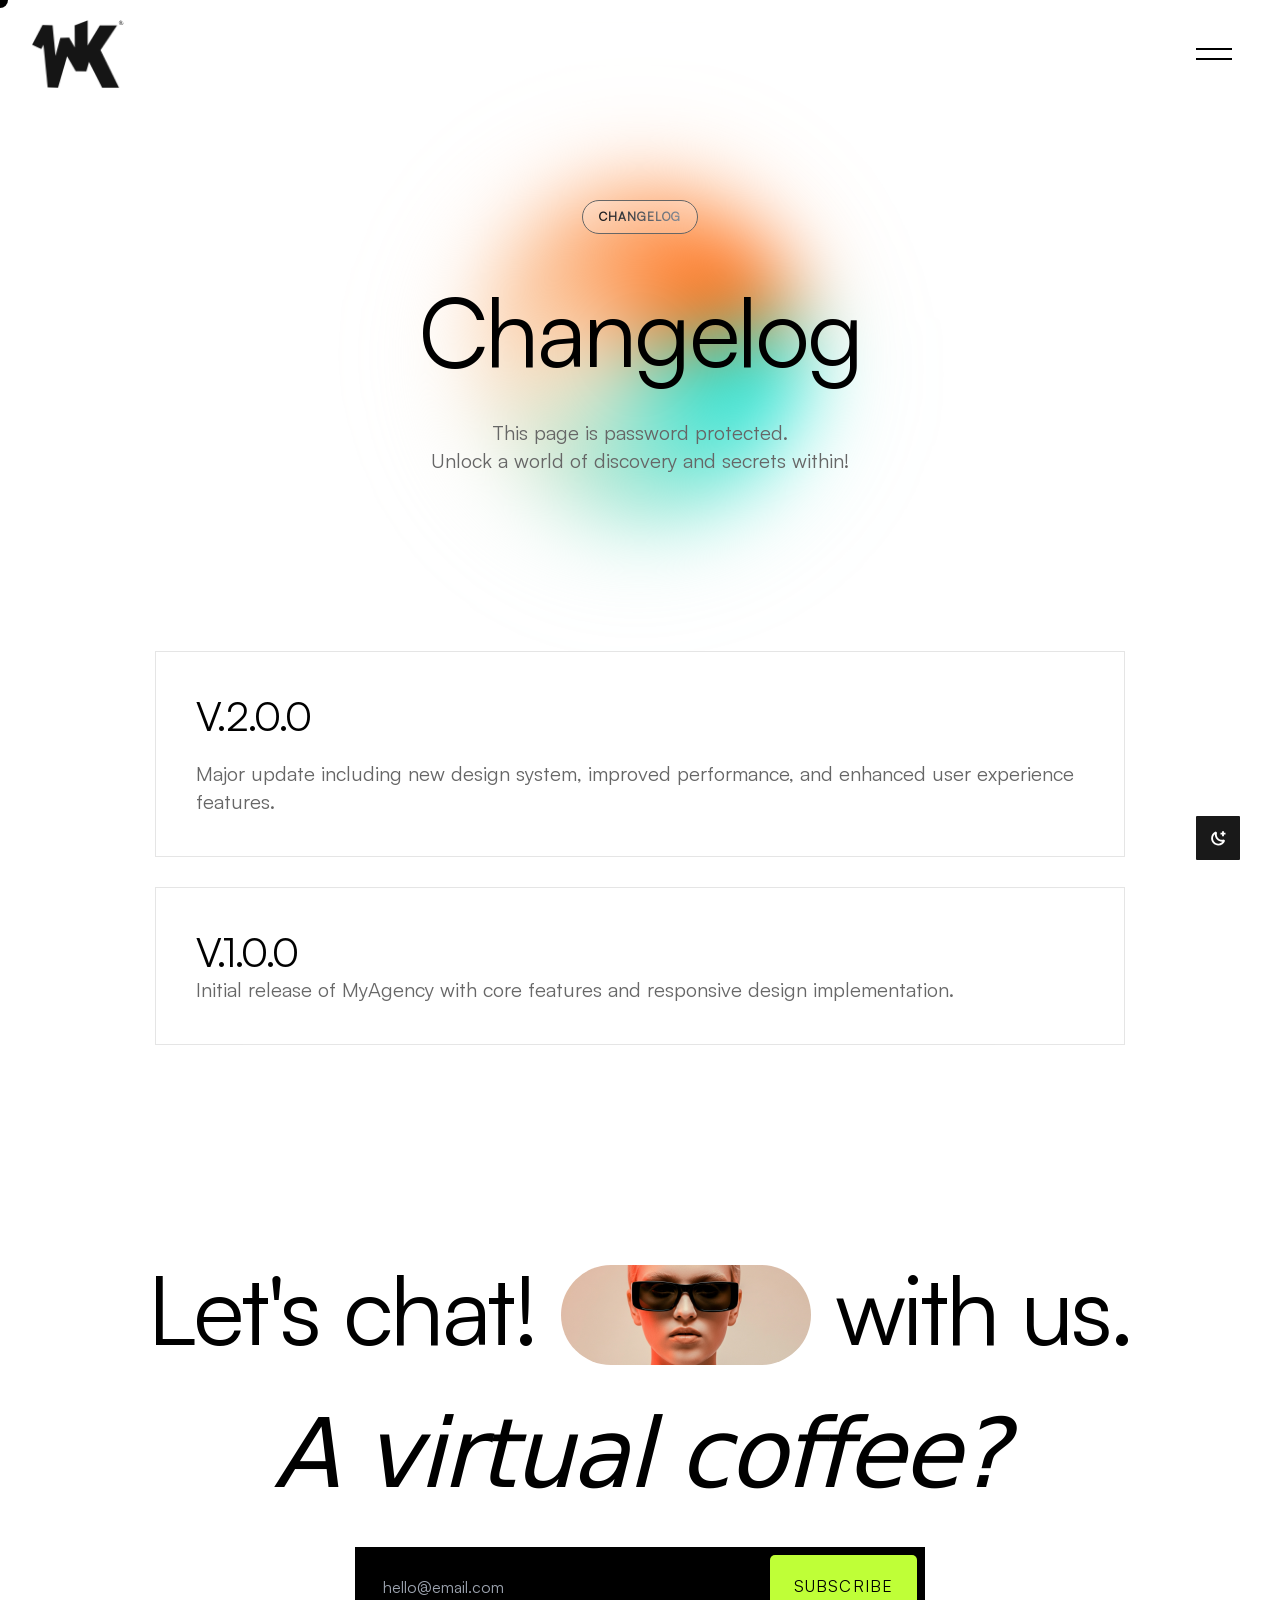
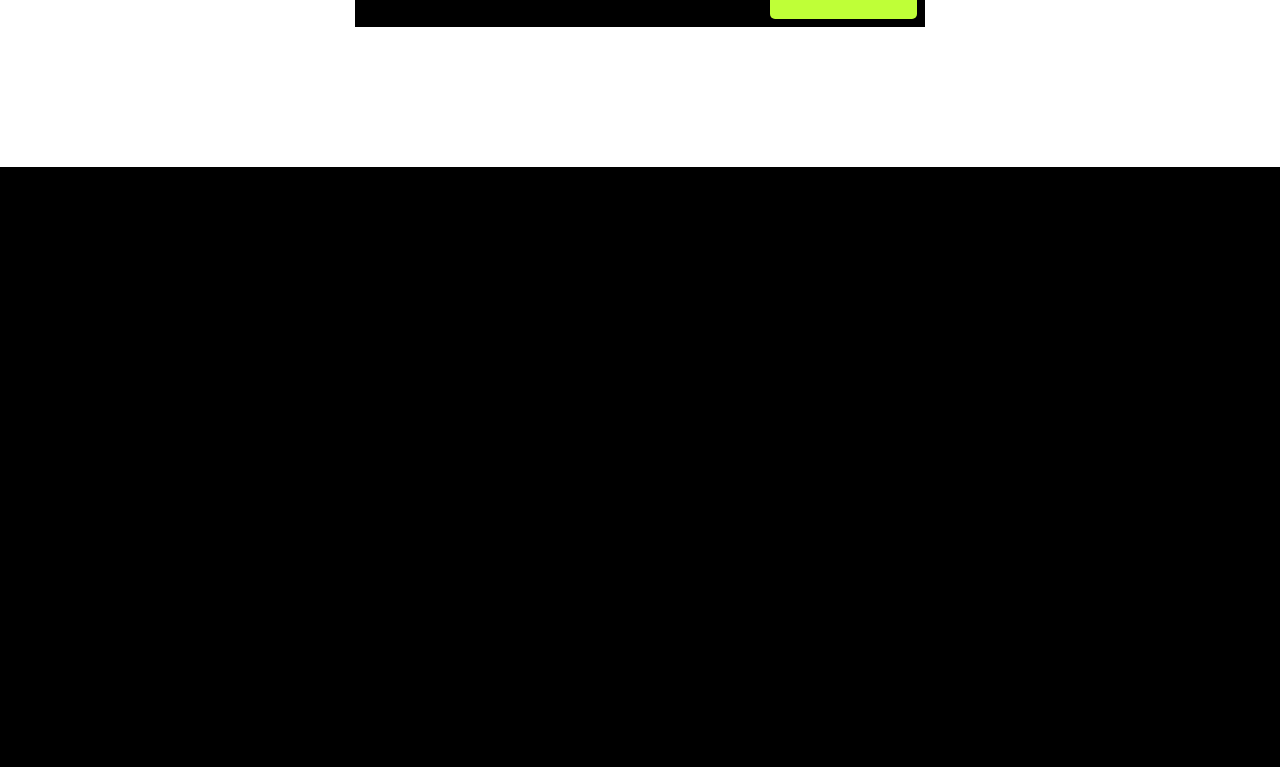
<file: changelog.html>
<!DOCTYPE html>
<html lang="zxx">

<head>
  <meta charset="utf-8" />
  <title>Rivor | Creative Agency Template</title>

  <!--Meta For No Index-->
  <meta name="robots" content="noindex, Nofollow, Noimageindex">
  
  <!-- mobile responsive meta -->
  <meta name="viewport" content="width=device-width, initial-scale=1" />
  <meta name="viewport" content="width=device-width, initial-scale=1, maximum-scale=1" />

  <!-- Stylesheets -->
  <link href="css/main.css" rel="stylesheet" />
  
  <!--Favicon-->
  <link rel="icon" type="image/png" href="images/favicon-96x96.png" sizes="96x96" />
  <link rel="icon" type="image/svg+xml" href="images/favicon.svg" />
  <link rel="shortcut icon" href="images/favicon.ico" />
  <link rel="apple-touch-icon" sizes="180x180" href="images/apple-touch-icon.png" />
  <link rel="manifest" href="images/site.webmanifest" />
</head>
<body >

<header id="header" class="w-full fixed z-[9999]">
  <div
    class="w-full fixed h-[155px] top-0 z-[21] pointer-events-none gradient-shadow"
  >
    <div
      class="absolute inset-0 pointer-events-none"
      style="backdrop-filter: blur(0px); -webkit-backdrop-filter: blur(0px)"
    ></div>
    <div
      class="absolute inset-0 pointer-events-none rounded-[inherit]"
      style="
        mask-image: linear-gradient(
          0deg,
          rgba(255, 255, 255, 0) 0%,
          rgba(255, 255, 255, 1) 16.666666666666664%,
          rgba(255, 255, 255, 1) 33.33333333333333%,
          rgba(255, 255, 255, 0) 50%
        );
        -webkit-mask-image: linear-gradient(
          0deg,
          rgba(255, 255, 255, 0) 0%,
          rgba(255, 255, 255, 1) 16.666666666666664%,
          rgba(255, 255, 255, 1) 33.33333333333333%,
          rgba(255, 255, 255, 0) 50%
        );
        backdrop-filter: blur(-7px);
        -webkit-backdrop-filter: blur(-7px);
      "
    ></div>
    <div
      class="absolute inset-0 pointer-events-none rounded-[inherit]"
      style="
        mask-image: linear-gradient(
          0deg,
          rgba(255, 255, 255, 0) 16.666666666666664%,
          rgba(255, 255, 255, 1) 33.33333333333333%,
          rgba(255, 255, 255, 1) 50%,
          rgba(255, 255, 255, 0) 66.66666666666666%
        );
        -webkit-mask-image: linear-gradient(
          0deg,
          rgba(255, 255, 255, 0) 16.666666666666664%,
          rgba(255, 255, 255, 1) 33.33333333333333%,
          rgba(255, 255, 255, 1) 50%,
          rgba(255, 255, 255, 0) 66.66666666666666%
        );
        backdrop-filter: blur(2px);
        -webkit-backdrop-filter: blur(2px);
      "
    ></div>
    <div
      class="absolute inset-0 pointer-events-none rounded-[inherit]"
      style="
        mask-image: linear-gradient(
          0deg,
          rgba(255, 255, 255, 0) 33.33333333333333%,
          rgba(255, 255, 255, 1) 50%,
          rgba(255, 255, 255, 1) 66.66666666666666%,
          rgba(255, 255, 255, 0) 83.33333333333333%
        );
        -webkit-mask-image: linear-gradient(
          0deg,
          rgba(255, 255, 255, 0) 33.33333333333333%,
          rgba(255, 255, 255, 1) 50%,
          rgba(255, 255, 255, 1) 66.66666666666666%,
          rgba(255, 255, 255, 0) 83.33333333333333%
        );
        backdrop-filter: blur(4px);
        -webkit-backdrop-filter: blur(4px);
      "
    ></div>
    <div
      class="absolute inset-0 pointer-events-none rounded-[inherit]"
      style="
        mask-image: linear-gradient(
          0deg,
          rgba(255, 255, 255, 0) 50%,
          rgba(255, 255, 255, 1) 66.66666666666666%,
          rgba(255, 255, 255, 1) 83.33333333333333%,
          rgba(255, 255, 255, 0) 100%
        );
        -webkit-mask-image: linear-gradient(
          0deg,
          rgba(255, 255, 255, 0) 50%,
          rgba(255, 255, 255, 1) 66.66666666666666%,
          rgba(255, 255, 255, 1) 83.33333333333333%,
          rgba(255, 255, 255, 0) 100%
        );
        backdrop-filter: blur(8px);
        -webkit-backdrop-filter: blur(8px);
      "
    ></div>
    <div
      class="absolute inset-0 pointer-events-none rounded-[inherit]"
      style="
        mask-image: linear-gradient(
          0deg,
          rgba(255, 255, 255, 0) 66.66666666666666%,
          rgba(255, 255, 255, 1) 83.33333333333333%,
          rgba(255, 255, 255, 1) 100%,
          rgba(255, 255, 255, 0) 116.66666666666666%
        );
        -webkit-mask-image: linear-gradient(
          0deg,
          rgba(255, 255, 255, 0) 66.66666666666666%,
          rgba(255, 255, 255, 1) 83.33333333333333%,
          rgba(255, 255, 255, 1) 100%,
          rgba(255, 255, 255, 0) 116.66666666666666%
        );
        backdrop-filter: blur(16px);
        -webkit-backdrop-filter: blur(16px);
      "
    ></div>
  </div>
  <nav class="z-[1000] w-full fixed px-5 sm:px-8 pt-1 sm:pt-5 nav-top">
    <div class="flex justify-between">
      <a href="index.html">
        <img
          class="max-h-[68px] w-auto inline-block dark:hidden"
          src="images/logo.png"
          alt="logo"
        />
        <img
          class="max-h-[68px] w-auto dark:inline-block hidden"
          src="images/logo-white.png"
          alt="logo"
        />
      </a>
      <div class="flex items-center">
        <div
          class="menu-open cursor-pointer relative h-[68px] w-[68px] before:content-[''] before:absolute before:top-[28px] before:left-1/2 before:w-9 before:h-0.5 before:bg-black dark:before:bg-white before:-translate-x-1/2 before:transition-all before:duration-300 after:content-[''] after:absolute after:bottom-[28px] after:left-1/2 after:w-9 after:h-0.5 after:bg-black dark:after:bg-white after:-translate-x-1/2 after:transition-all after:duration-300 hover:before:top-[25px] hover:after:bottom-[25px]"
        ></div>
      </div>
    </div>
  </nav>
</header>
<nav
  data-lenis-prevent="true"
  class="menu fixed right-6 top-0 w-full min-h-screen overflow-y-auto z-[99999] before:content-none md:before:content-[''] before:absolute before:w-[1px] before:h-[calc(100vh-94px)] before:left-[45%] before:top-0 before:bg-white before:bg-opacity-10 opacity-0"
>
  <div
    class="menu-close cursor-pointer sticky top-8 left-[89%] sm:left-[90%] md:left-[93%] lg:left-[94.7%] xl:left-[96.5%] 2xl:left-[96%] h-[40px] w-[40px] text-white"
  >
    <svg
      xmlns="http://www.w3.org/2000/svg"
      x="0px"
      y="0px"
      width="30"
      height="30"
      viewBox="0 0 50 50"
    >
      <path
        d="M 7.71875 6.28125 L 6.28125 7.71875 L 23.5625 25 L 6.28125 42.28125 L 7.71875 43.71875 L 25 26.4375 L 42.28125 43.71875 L 43.71875 42.28125 L 26.4375 25 L 43.71875 7.71875 L 42.28125 6.28125 L 25 23.5625 Z"
        fill="#fff"
      ></path>
    </svg>
  </div>
  <div
    class="menu-wrapper relative max-w-[300px] sm:max-w-[400px] md:max-w-[600px] lg:max-w-[900px] xl:max-w-[1130px] mx-auto pb-4 flex flex-col gap-8 md:gap-16 md:top-20 z-[99999]"
  >
    <ul class="menu-list">
      <li
        class="menu-list-item menu-list-item-anchor "
      >
        <a
          href="#"
          class="text-white text-[28px] md:text-[42px] xl:text-[56px] leading-[70px] xl:leading-[90px] menu-list-item-text"
          >Home</a
        >
        <ul
          class="menu-list-item-dropdown relative md:absolute top-0 w-full md:w-auto h-fit left-0 md:left-[48%]"
        >
          <li>
            <a
              href="index.html"
              class="text-white inline-block pb-1 pl-3 menu-list-item-dropdown-list text-base md:text-lg leading-8 md:leading-[50px] "
              >Homepage 01 -
              <span class="font-instrument italic text-white"
                >Design Agency</span
              ></a
            >
          </li>
          <li>
            <a
              href="homepage-02.html"
              class="text-white inline-block pb-1 pl-3 menu-list-item-dropdown-list text-base md:text-lg leading-8 md:leading-[50px] "
              >Homepage 02 -
              <span class="font-instrument italic text-white"
                >Digital Solutions Agency</span
              ></a
            >
          </li>
          <li>
            <a
              href="homepage-03.html"
              class="text-white inline-block pb-1 pl-3 menu-list-item-dropdown-list text-base md:text-lg leading-8 md:leading-[50px] "
              >Homepage 03 -
              <span class="font-instrument italic text-white"
                >Portfolio</span
              ></a
            >
          </li>
          <li>
            <a
              href="homepage-04.html"
              class="text-white inline-block pb-1 pl-3 menu-list-item-dropdown-list text-base md:text-lg leading-8 md:leading-[50px] "
              >Homepage 04 -
              <span class="font-instrument italic text-white"
                >Photography Studio</span
              ></a
            >
          </li>

          <li>
            <a
              href="homepage-05.html"
              class="text-white inline-block pb-1 pl-3 menu-list-item-dropdown-list text-base md:text-lg leading-8 md:leading-[50px] "
              >Homepage 05 -
              <span class="font-instrument italic text-white"
                >SEO Agency</span
              ></a
            >
          </li>
          <li>
            <a
              href="homepage-06.html"
              class="text-white inline-block pb-1 pl-3 menu-list-item-dropdown-list text-base md:text-lg leading-8 md:leading-[50px] "
              >Homepage 06 -
              <span class="font-instrument italic text-white">
                Creative Agency</span
              ></a
            >
          </li>
          <li>
            <a
              href="homepage-07.html"
              class="text-white inline-block pb-1 pl-3 menu-list-item-dropdown-list text-base md:text-lg leading-8 md:leading-[50px] "
              >Homepage 07 -
              <span class="font-instrument italic text-white"
                >Design Studio</span
              ></a
            >
          </li>
          <li>
            <a
              href="homepage-08.html"
              class="text-white inline-block pb-1 pl-3 menu-list-item-dropdown-list text-base md:text-lg leading-8 md:leading-[50px] "
              >Homepage 08 -
              <span class="font-instrument italic text-white"
                >Business Solutions</span
              ></a
            >
          </li>
          <li>
            <a
              href="homepage-09.html"
              class="text-white inline-block pb-1 pl-3 menu-list-item-dropdown-list text-base md:text-lg leading-8 md:leading-[50px] "
              >Homepage 09 -
              <span class="font-instrument italic text-white"
                >Personal Branding
              </span></a
            >
          </li>
          <li>
            <a
              href="homepage-10.html"
              class="text-white inline-block pb-1 pl-3 menu-list-item-dropdown-list text-base md:text-lg leading-8 md:leading-[50px] "
              >Homepage 10 -
              <span class="font-instrument italic text-white"
                >Full-Service Agency</span
              ></a
            >
          </li>
        </ul>
      </li>
      <li
        class="menu-list-item menu-list-item-anchor "
      >
        <a
          href="#"
          class="text-white text-[28px] md:text-[42px] xl:text-[56px] leading-[70px] xl:leading-[90px] menu-list-item-text"
          >About</a
        >
        <ul
          class="menu-list-item-dropdown relative md:absolute top-0 w-full md:w-auto h-fit left-0 md:left-[48%]"
        >
          <li>
            <a
              href="about.html"
              class="text-white inline-block pb-1 pl-3 menu-list-item-dropdown-list text-base md:text-lg leading-8 md:leading-[50px] "
              >About
            </a>
          </li>
          <li>
            <a
              href="about-02.html"
              class="text-white inline-block pb-1 pl-3 menu-list-item-dropdown-list text-base md:text-lg leading-8 md:leading-[50px] "
              >About 02</a
            >
          </li>
        </ul>
      </li>
      <li
        class="menu-list-item menu-list-item-anchor w-full "
      >
        <a
          href="#"
          class="text-white text-[28px] md:text-[42px] xl:text-[56px] leading-[70px] xl:leading-[90px] menu-list-item-text"
          >Services</a
        >
        <ul
          class="menu-list-item-dropdown relative md:absolute top-0 w-full md:w-auto h-fit left-0 md:left-[48%]"
        >
          <li>
            <a
              href="services.html"
              class="text-white inline-block pb-1 pl-3 menu-list-item-dropdown-list text-base md:text-lg leading-8 md:leading-[50px] "
              >Services
            </a>
          </li>
          <li>
            <a
              href="services-details.html"
              class="text-white inline-block pb-1 pl-3 menu-list-item-dropdown-list text-base md:text-lg leading-8 md:leading-[50px] "
              >Services Details
            </a>
          </li>
        </ul>
      </li>
      <li
        class="menu-list-item menu-list-item-anchor w-full "
      >
        <a
          href="#"
          class="text-white text-[28px] md:text-[42px] xl:text-[56px] leading-[70px] xl:leading-[90px] menu-list-item-text"
          >Blog</a
        >
        <ul
          class="menu-list-item-dropdown relative md:absolute top-0 w-full md:w-auto h-fit left-0 md:left-[48%]"
        >
          <li>
            <a
              href="blog.html"
              class="text-white inline-block pb-1 pl-3 menu-list-item-dropdown-list text-base md:text-lg leading-8 md:leading-[50px] "
              >Blog
            </a>
          </li>
          <li>
            <a
              href="blog-02.html"
              class="text-white inline-block pb-1 pl-3 menu-list-item-dropdown-list text-base md:text-lg leading-8 md:leading-[50px] "
              >Blog 02
            </a>
          </li>
          <li>
            <a
              href="blog-details.html"
              class="text-white inline-block pb-1 pl-3 menu-list-item-dropdown-list text-base md:text-lg leading-8 md:leading-[50px] "
              >Blog Details
            </a>
          </li>
        </ul>
      </li>
      <li
        class="menu-list-item menu-list-item-anchor w-full "
      >
        <a
          href="#"
          class="text-white text-[28px] md:text-[42px] xl:text-[56px] leading-[70px] xl:leading-[90px] menu-list-item-text"
          >Projects</a
        >
        <ul
          class="menu-list-item-dropdown relative md:absolute top-0 w-full md:w-auto h-fit left-0 md:left-[48%]"
        >
          <li>
            <a
              href="project.html"
              class="text-white inline-block pb-1 pl-3 menu-list-item-dropdown-list text-base md:text-lg leading-8 md:leading-[50px] "
              >Project
            </a>
          </li>
          <li>
            <a
              href="project-02.html"
              class="text-white inline-block pb-1 pl-3 menu-list-item-dropdown-list text-base md:text-lg leading-8 md:leading-[50px] "
              >Project 02
            </a>
          </li>
          <li>
            <a
              href="project-03.html"
              class="text-white inline-block pb-1 pl-3 menu-list-item-dropdown-list text-base md:text-lg leading-8 md:leading-[50px] "
              >Project 03
            </a>
          </li>
          <li>
            <a
              href="project-details.html"
              class="text-white inline-block pb-1 pl-3 menu-list-item-dropdown-list text-base md:text-lg leading-8 md:leading-[50px] "
              >Project Details
            </a>
          </li>
          <li>
            <a
              href="project-details-02.html"
              class="text-white inline-block pb-1 pl-3 menu-list-item-dropdown-list text-base md:text-lg leading-8 md:leading-[50px] "
              >Project Details 02
            </a>
          </li>
        </ul>
      </li>
    </ul>
  </div>
  <div
    class="menu-footer max-lg:hidden lg:block fixed bottom-0 w-full border-t border-white border-opacity-10"
  >
    <div
      class="menu-footer-content max-w-[300px] sm:max-w-[400px] md:max-w-[600px] lg:max-w-[900px] xl:max-w-[1130px] flex justify-between mx-auto py-8 flex-col md:flex-row"
    >
      <p class="text-sm w-full md:w-auto mb-4 md:mb-0">
        2261 Market Street #5039 San Francisco, CA 94114
      </p>
      <div class="flex gap-6">
        <span>
          <a href="https://www.facebook.com/staticmania">
            <svg
              xmlns="http://www.w3.org/2000/svg"
              width="23"
              height="23"
              viewBox="0 0 20 20"
              fill="none"
              class="stroke-[#565656] hover:stroke-white duration-200"
            >
              <path
                d="M10 17.5C14.1421 17.5 17.5 14.1421 17.5 10C17.5 5.85786 14.1421 2.5 10 2.5C5.85786 2.5 2.5 5.85786 2.5 10C2.5 14.1421 5.85786 17.5 10 17.5Z"
                stroke-linecap="round"
                stroke-linejoin="round"
              />
              <path
                d="M13.125 6.875H11.875C11.3777 6.875 10.9008 7.07254 10.5492 7.42418C10.1975 7.77581 10 8.25272 10 8.75V17.5"
                stroke-linecap="round"
                stroke-linejoin="round"
              />
              <path
                d="M7.5 11.25H12.5"
                stroke-linecap="round"
                stroke-linejoin="round"
              />
            </svg>
          </a>
        </span>
        <span>
          <a href="https://www.youtube.com/channel/UCAaNCn1kzI1fXD4-fPD157Q">
            <svg
              xmlns="http://www.w3.org/2000/svg"
              class="stroke-[#565656] hover:stroke-white duration-200"
              width="23"
              height="23"
              viewBox="0 0 20 20"
              fill="none"
            >
              <path
                d="M12.5 10L8.75 7.5V12.5L12.5 10Z"
                stroke-linecap="round"
                stroke-linejoin="round"
              />
              <path
                d="M1.875 9.99998C1.875 12.3246 2.11517 13.6886 2.29774 14.3896C2.34654 14.581 2.44026 14.7581 2.57114 14.9061C2.70201 15.0541 2.86627 15.1688 3.0503 15.2407C5.66569 16.2457 10 16.2181 10 16.2181C10 16.2181 14.3343 16.2457 16.9497 15.2407C17.1337 15.1688 17.298 15.0541 17.4288 14.9061C17.5597 14.7581 17.6534 14.581 17.7022 14.3896C17.8848 13.6886 18.125 12.3246 18.125 9.99998C18.125 7.67533 17.8848 6.3114 17.7023 5.6104C17.6535 5.41894 17.5597 5.24188 17.4289 5.09386C17.298 4.94585 17.1337 4.83115 16.9497 4.75927C14.3343 3.75422 10 3.78181 10 3.78181C10 3.78181 5.66574 3.75422 3.05033 4.75926C2.86629 4.83114 2.70203 4.94584 2.57116 5.09385C2.44029 5.24186 2.34656 5.41893 2.29776 5.61038C2.11518 6.31138 1.875 7.67533 1.875 9.99998Z"
                stroke-linecap="round"
                stroke-linejoin="round"
              />
            </svg>
          </a>
        </span>
        <span>
          <a href="https://www.instagram.com/staticmania">
            <svg
              xmlns="http://www.w3.org/2000/svg"
              class="stroke-[#565656] hover:stroke-white duration-200"
              width="23"
              height="23"
              viewBox="0 0 20 20"
              fill="none"
            >
              <path
                d="M10 13.125C11.7259 13.125 13.125 11.7259 13.125 10C13.125 8.27411 11.7259 6.875 10 6.875C8.27411 6.875 6.875 8.27411 6.875 10C6.875 11.7259 8.27411 13.125 10 13.125Z"
                stroke-miterlimit="10"
              />
              <path
                d="M13.4375 2.8125H6.5625C4.49143 2.8125 2.8125 4.49143 2.8125 6.5625V13.4375C2.8125 15.5086 4.49143 17.1875 6.5625 17.1875H13.4375C15.5086 17.1875 17.1875 15.5086 17.1875 13.4375V6.5625C17.1875 4.49143 15.5086 2.8125 13.4375 2.8125Z"
                stroke-linecap="round"
                stroke-linejoin="round"
              />
              <path
                d="M14.0625 6.875C14.5803 6.875 15 6.45527 15 5.9375C15 5.41973 14.5803 5 14.0625 5C13.5447 5 13.125 5.41973 13.125 5.9375C13.125 6.45527 13.5447 6.875 14.0625 6.875Z"
                fill="#565656"
              />
            </svg>
          </a>
        </span>
        <span>
          <a href="https://dribbble.com/staticmania/">
            <svg
              xmlns="http://www.w3.org/2000/svg"
              class="stroke-[#565656] hover:stroke-white duration-200"
              width="23"
              height="23"
              viewBox="0 0 20 20"
              fill="none"
            >
              <path
                d="M10 17.5C14.1421 17.5 17.5 14.1421 17.5 10C17.5 5.85786 14.1421 2.5 10 2.5C5.85786 2.5 2.5 5.85786 2.5 10C2.5 14.1421 5.85786 17.5 10 17.5Z"
                stroke-linecap="round"
                stroke-linejoin="round"
              />
              <path
                d="M5.55078 16.037C6.66328 14.1939 8.23315 12.6697 10.1082 11.6119C11.9832 10.5542 14.0997 9.99896 16.2524 10C16.6741 10 17.0905 10.0206 17.5017 10.0616"
                stroke-linecap="round"
                stroke-linejoin="round"
              />
              <path
                d="M14.6894 4.14795C13.5183 5.58738 12.0409 6.74742 10.3647 7.54356C8.68846 8.3397 6.85577 8.75188 5.00011 8.75007C4.20969 8.75045 3.42101 8.67625 2.64453 8.52846"
                stroke-linecap="round"
                stroke-linejoin="round"
              />
              <path
                d="M6.71484 3.25684C8.59445 4.35971 10.1529 5.93502 11.2355 7.82638C12.3181 9.71775 12.8871 11.8594 12.8861 14.0387C12.8869 15.0598 12.7627 16.0771 12.5165 17.0681"
                stroke-linecap="round"
                stroke-linejoin="round"
              />
            </svg>
          </a>
        </span>
        <span>
          <a href="https://www.figma.com/@staticmania">
            <svg
              xmlns="http://www.w3.org/2000/svg"
              class="stroke-[#565656] hover:stroke-white duration-200"
              width="23"
              height="23"
              viewBox="0 0 20 20"
              fill="none"
            >
              <path
                d="M12.6562 12.6562C14.1233 12.6562 15.3125 11.467 15.3125 10C15.3125 8.53299 14.1233 7.34375 12.6562 7.34375C11.1892 7.34375 10 8.53299 10 10C10 11.467 11.1892 12.6562 12.6562 12.6562Z"
                stroke-linecap="round"
                stroke-linejoin="round"
              />
              <path
                d="M10 7.34368V2.03125H7.34375C6.63927 2.03125 5.96364 2.3111 5.4655 2.80925C4.96735 3.30739 4.6875 3.98302 4.6875 4.6875C4.6875 5.39198 4.96735 6.06761 5.4655 6.56575C5.96364 7.0639 6.63927 7.34375 7.34375 7.34375L10 7.34368Z"
                stroke-linecap="round"
                stroke-linejoin="round"
              />
              <path
                d="M10 12.6562V7.34375H7.34375C6.63927 7.34375 5.96364 7.6236 5.4655 8.12175C4.96735 8.61989 4.6875 9.29552 4.6875 10C4.6875 10.7045 4.96735 11.3801 5.4655 11.8783C5.96364 12.3764 6.63927 12.6562 7.34375 12.6562L10 12.6562Z"
                stroke-linecap="round"
                stroke-linejoin="round"
              />
              <path
                d="M10 7.34368V2.03125H12.6562C13.3607 2.03125 14.0364 2.3111 14.5345 2.80925C15.0326 3.30739 15.3125 3.98302 15.3125 4.6875C15.3125 5.39198 15.0326 6.06761 14.5345 6.56575C14.0364 7.0639 13.3607 7.34375 12.6562 7.34375L10 7.34368Z"
                stroke-linecap="round"
                stroke-linejoin="round"
              />
              <path
                d="M10 12.6562V15.3125C10 15.8379 9.84423 16.3515 9.55236 16.7883C9.26049 17.2251 8.84564 17.5656 8.36028 17.7666C7.87491 17.9677 7.34083 18.0203 6.82556 17.9178C6.3103 17.8153 5.837 17.5623 5.46551 17.1908C5.09402 16.8194 4.84104 16.3461 4.73854 15.8308C4.63605 15.3155 4.68865 14.7814 4.88969 14.2961C5.09074 13.8107 5.4312 13.3959 5.86801 13.104C6.30483 12.8121 6.81839 12.6563 7.34375 12.6563L10 12.6562Z"
                stroke-linecap="round"
                stroke-linejoin="round"
              />
            </svg>
          </a>
        </span>
        <span>
          <a href="https://discord.gg/fSxDJyvJmr">
            <svg
              xmlns="http://www.w3.org/2000/svg"
              class="stroke-[#565656] hover:stroke-white duration-200"
              width="23"
              height="23"
              viewBox="0 0 20 20"
              fill="none"
            >
              <path
                d="M7.5 12.1875C8.01777 12.1875 8.4375 11.7678 8.4375 11.25C8.4375 10.7322 8.01777 10.3125 7.5 10.3125C6.98223 10.3125 6.5625 10.7322 6.5625 11.25C6.5625 11.7678 6.98223 12.1875 7.5 12.1875Z"
                fill="#565656"
              />
              <path
                d="M12.5 12.1875C13.0178 12.1875 13.4375 11.7678 13.4375 11.25C13.4375 10.7322 13.0178 10.3125 12.5 10.3125C11.9822 10.3125 11.5625 10.7322 11.5625 11.25C11.5625 11.7678 11.9822 12.1875 12.5 12.1875Z"
                fill="#565656"
              />
              <path
                d="M5.8125 6.24985C7.16746 5.82575 8.58012 5.6149 9.99987 5.62485C11.4196 5.6149 12.8322 5.82575 14.1872 6.24983"
                stroke-linecap="round"
                stroke-linejoin="round"
              />
              <path
                d="M14.1871 13.75C12.8322 14.1741 11.4195 14.3849 9.99981 14.375C8.58008 14.3849 7.16744 14.1741 5.8125 13.75"
                stroke-linecap="round"
                stroke-linejoin="round"
              />
              <path
                d="M12.1148 14.2255L13.0542 16.1044C13.1168 16.2306 13.2204 16.3319 13.348 16.3916C13.4756 16.4513 13.6196 16.466 13.7567 16.4333C15.6737 15.9646 17.3264 15.1474 18.5301 14.1012C18.622 14.0221 18.6892 13.9182 18.7234 13.802C18.7577 13.6857 18.7576 13.562 18.7232 13.4457L16.069 4.59837C16.0422 4.50915 15.9959 4.42704 15.9334 4.35799C15.8708 4.28894 15.7937 4.2347 15.7076 4.19922C14.9577 3.89221 14.1822 3.65213 13.39 3.48181C13.2391 3.44873 13.0813 3.47261 12.9469 3.54884C12.8125 3.62508 12.711 3.74829 12.662 3.89481L12.0391 5.76353"
                stroke-linecap="round"
                stroke-linejoin="round"
              />
              <path
                d="M7.88822 14.2255L6.94874 16.1044C6.88614 16.2306 6.78258 16.3319 6.65499 16.3916C6.5274 16.4513 6.38332 16.466 6.2463 16.4333C4.32922 15.9646 2.67656 15.1474 1.47286 14.1012C1.38094 14.0222 1.31381 13.9182 1.27955 13.802C1.24529 13.6857 1.24536 13.562 1.27974 13.4457L3.93395 4.59836C3.96074 4.50915 4.00709 4.42703 4.06961 4.35798C4.13214 4.28894 4.20927 4.2347 4.29539 4.19921C5.04524 3.8922 5.82077 3.65213 6.61293 3.48181C6.76385 3.44873 6.92168 3.47261 7.05607 3.54884C7.19046 3.62508 7.29194 3.74829 7.34099 3.89481L7.9639 5.76353"
                stroke-linecap="round"
                stroke-linejoin="round"
              />
              <path
                d="M7.5 12.1875C8.01777 12.1875 8.4375 11.7678 8.4375 11.25C8.4375 10.7322 8.01777 10.3125 7.5 10.3125C6.98223 10.3125 6.5625 10.7322 6.5625 11.25C6.5625 11.7678 6.98223 12.1875 7.5 12.1875Z"
                fill="#565656"
              />
              <path
                d="M12.5 12.1875C13.0178 12.1875 13.4375 11.7678 13.4375 11.25C13.4375 10.7322 13.0178 10.3125 12.5 10.3125C11.9822 10.3125 11.5625 10.7322 11.5625 11.25C11.5625 11.7678 11.9822 12.1875 12.5 12.1875Z"
                fill="#565656"
              />
              <path
                d="M5.8125 6.24985C7.16746 5.82575 8.58012 5.6149 9.99987 5.62485C11.4196 5.6149 12.8322 5.82575 14.1872 6.24983"
                stroke-linecap="round"
                stroke-linejoin="round"
              />
              <path
                d="M14.1871 13.75C12.8322 14.1741 11.4195 14.3849 9.99981 14.375C8.58008 14.3849 7.16744 14.1741 5.8125 13.75"
                stroke-linecap="round"
                stroke-linejoin="round"
              />
              <path
                d="M12.1148 14.2255L13.0542 16.1044C13.1168 16.2306 13.2204 16.3319 13.348 16.3916C13.4756 16.4513 13.6196 16.466 13.7567 16.4333C15.6737 15.9646 17.3264 15.1474 18.5301 14.1012C18.622 14.0221 18.6892 13.9182 18.7234 13.802C18.7577 13.6857 18.7576 13.562 18.7232 13.4457L16.069 4.59837C16.0422 4.50915 15.9959 4.42704 15.9334 4.35799C15.8708 4.28894 15.7937 4.2347 15.7076 4.19922C14.9577 3.89221 14.1822 3.65213 13.39 3.48181C13.2391 3.44873 13.0813 3.47261 12.9469 3.54884C12.8125 3.62508 12.711 3.74829 12.662 3.89481L12.0391 5.76353"
                stroke-linecap="round"
                stroke-linejoin="round"
              />
              <path
                d="M7.88822 14.2255L6.94874 16.1044C6.88614 16.2306 6.78258 16.3319 6.65499 16.3916C6.5274 16.4513 6.38332 16.466 6.2463 16.4333C4.32922 15.9646 2.67656 15.1474 1.47286 14.1012C1.38094 14.0222 1.31381 13.9182 1.27955 13.802C1.24529 13.6857 1.24536 13.562 1.27974 13.4457L3.93395 4.59836C3.96074 4.50915 4.00709 4.42703 4.06961 4.35798C4.13214 4.28894 4.20927 4.2347 4.29539 4.19921C5.04524 3.8922 5.82077 3.65213 6.61293 3.48181C6.76385 3.44873 6.92168 3.47261 7.05607 3.54884C7.19046 3.62508 7.29194 3.74829 7.34099 3.89481L7.9639 5.76353"
                stroke-linecap="round"
                stroke-linejoin="round"
              />
            </svg>
          </a>
        </span>
        <span>
          <a href="https://www.linkedin.com/company/staticmania/">
            <svg
              xmlns="http://www.w3.org/2000/svg"
              class="stroke-[#565656] hover:stroke-white duration-200"
              width="23"
              height="23"
              viewBox="0 0 20 20"
              fill="none"
            >
              <path
                d="M16.25 3.125H3.75C3.40482 3.125 3.125 3.40482 3.125 3.75V16.25C3.125 16.5952 3.40482 16.875 3.75 16.875H16.25C16.5952 16.875 16.875 16.5952 16.875 16.25V3.75C16.875 3.40482 16.5952 3.125 16.25 3.125Z"
                stroke-linecap="round"
                stroke-linejoin="round"
              />
              <path
                d="M9.375 8.75V13.75"
                stroke-linecap="round"
                stroke-linejoin="round"
              />
              <path
                d="M6.875 8.75V13.75"
                stroke-linecap="round"
                stroke-linejoin="round"
              />
              <path
                d="M9.375 10.9375C9.375 10.3573 9.60547 9.80094 10.0157 9.3907C10.4259 8.98047 10.9823 8.75 11.5625 8.75C12.1427 8.75 12.6991 8.98047 13.1093 9.3907C13.5195 9.80094 13.75 10.3573 13.75 10.9375V13.75"
                stroke-linecap="round"
                stroke-linejoin="round"
              />
              <path
                d="M6.875 7.1875C7.39277 7.1875 7.8125 6.76777 7.8125 6.25C7.8125 5.73223 7.39277 5.3125 6.875 5.3125C6.35723 5.3125 5.9375 5.73223 5.9375 6.25C5.9375 6.76777 6.35723 7.1875 6.875 7.1875Z"
                fill="#565656"
              />
            </svg>
          </a>
        </span>
      </div>
    </div>
  </div>
</nav>
<div
  class="menu-overflow fixed z-[9999] bg-[rgba(10,10,10,0.95)] bg-opacity-60 backdrop-blur-[25px] w-full h-full pointer-events-none"
></div>

<!-- Cursor Pointer -->
<div class="pointer"></div>

<!-- Dark Mode toggle -->
<div class="toggle-button fixed right-10 bottom-10 z-[1000]">
  <button
    id="theme-toggle"
    type="button"
    class="text-secondary bg-black/90 dark:bg-white/90 rounded-[1px] backdrop-blur-xl dark:text-white focus:outline-none focus:ring-0 focus:ring-gray-200 w-[44px] h-[44px] flex justify-center items-center"
  >
    <svg
      data-testid="geist-icon"
      id="theme-toggle-dark-icon"
      class="hidden w-5 h-5"
      fill="#fff"
      stroke-linejoin="round"
      viewBox="0 0 16 16"
    >
      <path
        fill-rule="evenodd"
        clip-rule="evenodd"
        d="M10.5 0.25V1V1.5H11L11.75 1.5V3H11H10.5V3.5V4.25H9V3.5V3H8.5H7.75V1.5H8.5H9V1V0.25H10.5ZM3.25514 2.75496C2.33413 3.53491 1.75 4.69972 1.75 6C1.75 8.34721 3.65279 10.25 6 10.25C7.30029 10.25 8.4651 9.66587 9.24505 8.74485C9.16377 8.74827 9.08207 8.74999 9 8.74999C5.82436 8.74999 3.25 6.17563 3.25 2.99999C3.25 2.91792 3.25172 2.83623 3.25514 2.75496ZM0.25 6C0.25 3.51072 1.83142 1.39271 4.042 0.592193L5.00256 1.55275C4.83933 2.00347 4.75 2.49047 4.75 2.99999C4.75 5.3472 6.65279 7.24999 9 7.24999C9.50953 7.24999 9.99653 7.16065 10.4473 6.99743L11.4078 7.95798C10.6073 10.1686 8.48929 11.75 6 11.75C2.82436 11.75 0.25 9.17564 0.25 6Z"
        fill="#fff"
        transform="translate(2.25, 2.25)"
      ></path>
    </svg>
    <svg
      id="theme-toggle-light-icon"
      class="hidden w-5 h-5"
      fill="#000"
      viewBox="0 0 16 16"
      data-testid="geist-icon"
      stroke-linejoin="round"
    >
      <path
        fill-rule="evenodd"
        clip-rule="evenodd"
        d="M7.75 1V0.25H6.25V1V1.25V2H7.75V1.25V1ZM7 9C8.10457 9 9 8.10457 9 7C9 5.89543 8.10457 5 7 5C5.89543 5 5 5.89543 5 7C5 8.10457 5.89543 9 7 9ZM7 10.5C8.933 10.5 10.5 8.933 10.5 7C10.5 5.067 8.933 3.5 7 3.5C5.067 3.5 3.5 5.067 3.5 7C3.5 8.933 5.067 10.5 7 10.5ZM7.75 12V12.75V13V13.75H6.25V13V12.75V12H7.75ZM12 6.25H12.75H13H13.75V7.75H13H12.75H12V6.25ZM1 6.25H0.25V7.75H1H1.25H2V6.25H1.25H1ZM10.0052 2.93414L10.5355 2.40381L10.7123 2.22703L11.2426 1.6967L12.3033 2.75736L11.773 3.28769L11.5962 3.46447L11.0659 3.9948L10.0052 2.93414ZM2.22703 10.7123L1.6967 11.2426L2.75736 12.3033L3.28769 11.773L3.46447 11.5962L3.9948 11.0659L2.93414 10.0052L2.40381 10.5355L2.22703 10.7123ZM2.93414 3.9948L2.40381 3.46447L2.22703 3.28769L1.6967 2.75736L2.75736 1.6967L3.28769 2.22703L3.46447 2.40381L3.9948 2.93414L2.93414 3.9948ZM10.7123 11.773L11.2426 12.3033L12.3033 11.2426L11.773 10.7123L11.5962 10.5355L11.0659 10.0052L10.0052 11.0659L10.5355 11.5962L10.7123 11.773Z"
        fill="#000"
        transform="translate(1.25, 1.25)"
      ></path>
    </svg>
  </button>
</div>


<main class="lg:mb-[600px] relative z-10 bg-backgroundBody dark:bg-dark">
<!--=====================================
   Page Header Details Section
======================================-->
<section
  class="pt-32 max-md:pb-20 md:py-44 lg:pt-[200px] relative overflow-hidden"
>
  <!-- Gradient Background Wrapper -->
  <div
    id="hero-gradient-wrapper"
    class="absolute w-full h-full top-0 left-0 -z-10 blur-[35px] md:blur-[60px] sm:scale-[0.1] bg-blend-multiply md:scale-75"
  >
    <img
      src="images/hero-gradient-background.png"
      alt="hero-gradient-background"
      id="hero-gradient"
      class="absolute left-1/2 top-1/2 -translate-x-1/2 -translate-y-[45%]"
    />
  </div>

  <!-- Hero Content Container -->
  <div class="container reveal-me">
    <div class="text-center">
      <!-- Badge Component -->
      <div class="rv-badge mb-4 lg:mb-10">
        <span class="rv-badge-text">Changelog</span>
      </div>

      <!-- Hero Title -->
      <h1 class="mb-5 lg:mb-8">Changelog</h1>

      <!-- Hero Description -->
      <p class="max-md:max-w-[650px]">This page is password protected. <br> Unlock a world of discovery and secrets within!</p>
    </div>
  </div>
</section>


<!--=====================================
   Changelog Section
======================================-->
<section class="pb-14 md:pb-16 lg:pb-[88px] xl:pb-[100px]">
  <div class="container">
    <!-- Version 2.0.0 -->
    <div
      class="max-w-[970px] border dark:border-dark p-10 mx-auto mb-[30px] reveal-me"
    >
      <h3 class="md:text-[40px] md:leading-[1.2] mb-5">V.2.0.0</h3>
      <p>
        Major update including new design system, improved performance, and
        enhanced user experience features.
      </p>
    </div>

    <!-- Version 1.0.0 -->
    <div class="max-w-[970px] border dark:border-dark p-10 mx-auto reveal-me">
      <h3 class="md:text-[40px] md:leading-[1.2]">V.1.0.0</h3>
      <p>
        Initial release of MyAgency with core features and responsive design
        implementation.
      </p>
    </div>
  </div>
</section>


<!--=====================================
   CTA Section
======================================-->
<section
  class="pt-14 md:pt-16 lg:pt-[88px] xl:pt-[100px] pb-[70px] lg:pb-[140px] relative"
>
  <div class="container">
    <!-- CTA Heading -->
    <h2
      class="text-center xl:text-[96px] font-normal xl:leading-[1.1] xl:tracking-[-2.88px]"
    >
      Let's chat!
      <div
        class="cta-slider-container max-sm:block sm:inline-block max-sm:mb-5 translate-y-2 sm:translate-y-[20px] max-sm:mt-2.5"
      >
        <div class="cta-inline-slider">
          <div class="slide">
            <img src="images/agent/01.jpg" alt="Slide 1" />
          </div>
          <div class="slide">
            <img src="images/agent/02.jpg" alt="Slide 2" />
          </div>
          <div class="slide">
            <img src="images/agent/03.jpg" alt="Slide 3" />
          </div>
        </div>
      </div>
      with us.

      <span class="font-instrument sm:mt-10 italic block max-md:inline-block"
        >A virtual coffee?</span
      >
    </h2>

    <!-- Email Subscription Form -->
    <form
      class="max-md:max-w-sm max-w-[570px] mt-8 md:mt-10 flex bg-secondary text-white mx-auto w-full relative"
    >
      <input
        type="email"
        placeholder="hello@email.com"
        class="border-none focus:outline-none bg-transparent text-base block w-full p-5 md:p-7"
      />
      <button
        type="submit"
        class="inline-block bg-primary p-3 md:p-6 uppercase text-secondary max-md:text-xs md:leading-[15.4px] md:tracking-[1.12px] absolute top-3 md:top-2 cursor-pointer right-3 md:right-2"
      >
        Subscribe
      </button>
    </form>
  </div>
</section>

</main>

<!--=====================================
   Footer Section
======================================-->
<footer
  class="relative lg:fixed lg:-z-10 bg-black bottom-0 w-full pt-20 sm:pt-24 md:pt-36 pb-24 lg:pb-48 overflow-hidden"
>
  <div class="container">
    <!-- Footer Content Grid -->
    <div
      class="flex flex-col sm:flex-row flex-wrap gap-y-10 sm:gap-y-16 justify-center sm:justify-between relative z-10"
    >
      <!-- Reach Us Section -->
      <div class="pr-8 max-lg:basis-full">
        <h5
          class="uppercase text-sm font-satoshi text-white tracking-[3px] mb-4 sm:mb-8 font-bold"
        >
          Reach Us
        </h5>
        <p class="text-white text-sm max-md:font-semibold mb-5">
          Book a quick 15 min meeting where we discuss if our offer <br />
          would work for your case
        </p>
        <!-- Meeting Scheduler Card -->
        <div
          class="flex p-4 group bg-primary bg-opacity-30 gap-4 justify-between items-center backdrop-blur-2xl max-w-[360px]"
        >
          <img class="h-[55px] w-auto" src="images/logo.svg" alt="logo" />
          <div>
            <h6 class="text-sm font-satoshi text-white font-bold">
              Schedule a Free Meeting
            </h6>
            <p class="text-sm text-white">1 spot left this month</p>
          </div>
          <a href="contact.html">
            <figure
              class="bg-primary w-[55px] h-[55px] cursor-pointer relative overflow-hidden"
            >
              <img
                src="images/icons/arrow-Icon.svg"
                alt="Arrow Icon"
                class="absolute left-1/2 -translate-x-1/2 top-1/2 -translate-y-1/2 group-hover:-translate-y-12 group-hover:translate-x-8 transition-all duration-500 opacity-100 group-hover:opacity-0"
              />
              <img
                src="images/icons/arrow-Icon.svg"
                alt="Arrow Icon"
                class="absolute translate-y-12 -translate-x-4 transition-all duration-500 opacity-0 group-hover:opacity-100 group-hover:translate-x-[19px] group-hover:translate-y-5"
              />
            </figure>
          </a>
        </div>
      </div>

      <!-- Resources Links -->
      <div>
        <h5
          class="uppercase text-sm font-satoshi text-white tracking-[3px] mb-4 sm:mb-8 font-bold"
        >
          Resources
        </h5>
        <ul>
          <li class="mb-4">
            <a
              href="blog.html"
              class="block text-white transition-colors duration-300 font-semibold hover:text-primary"
              >Blog</a
            >
          </li>
          <li class="mb-4">
            <a
              href="blog-02.html"
              class="block text-white transition-colors duration-300 font-semibold hover:text-primary"
              >Blog 02</a
            >
          </li>
          <li class="mb-4">
            <a
              href="project.html"
              class="block text-white transition-colors duration-300 font-semibold hover:text-primary"
              >Projects</a
            >
          </li>
          <li class="mb-4">
            <a
              href="project-02.html"
              class="block text-white transition-colors duration-300 font-semibold hover:text-primary"
              >Projects 02</a
            >
          </li>
          <li class="mb-4">
            <a
              href="project-03.html"
              class="block text-white transition-colors duration-300 font-semibold hover:text-primary"
              >Projects 03</a
            >
          </li>
          <li class="mb-4">
            <a
              href="pricing.html"
              class="block text-white transition-colors duration-300 font-semibold hover:text-primary"
              >Pricing</a
            >
          </li>
        </ul>
      </div>

      <!-- Company Links -->
      <div>
        <h5
          class="uppercase text-sm font-satoshi text-white tracking-[3px] mb-4 sm:mb-8 font-bold"
        >
          Company
        </h5>
        <ul>
          <li class="mb-4">
            <a
              href="about.html"
              class="block text-white transition-colors duration-300 font-semibold hover:text-primary"
              >About</a
            >
          </li>
          <li class="mb-4">
            <a
              href="about-02.html"
              class="block text-white transition-colors duration-300 font-semibold hover:text-primary"
              >About 02</a
            >
          </li>
          <li class="mb-4">
            <a
              href="faq.html"
              class="block text-white transition-colors duration-300 font-semibold hover:text-primary"
              >FAQ</a
            >
          </li>
          <li class="mb-4">
            <a
              href="contact.html"
              class="block text-white transition-colors duration-300 font-semibold hover:text-primary"
              >Contact</a
            >
          </li>
          <li class="mb-4">
            <a
              href="terms.html"
              class="block text-white transition-colors duration-300 font-semibold hover:text-primary"
              >Terms of Service</a
            >
          </li>
          <li class="mb-4">
            <a
              href="privacy-policy.html"
              class="block text-white transition-colors duration-300 font-semibold hover:text-primary"
              >Privacy Policy</a
            >
          </li>
          <li class="mb-4">
            <a
              href="career.html"
              class="block text-white transition-colors duration-300 font-semibold hover:text-primary"
              >Career</a
            >
          </li>
        </ul>
      </div>

      <!-- Important Links -->
      <div>
        <h5
          class="uppercase text-sm font-satoshi text-white tracking-[3px] mb-4 sm:mb-8 font-bold"
        >
          Important Link
        </h5>
        <ul>
          <li class="mb-4">
            <a
              href="career-02.html"
              class="block text-white transition-colors duration-300 font-semibold hover:text-primary"
              >Career 02</a
            >
          </li>
          <li class="mb-4">
            <a
              href="career-details.html"
              class="block text-white transition-colors duration-300 font-semibold hover:text-primary"
              >Career Details</a
            >
          </li>
          <li class="mb-4">
            <a
              href="team.html"
              class="block text-white transition-colors duration-300 font-semibold hover:text-primary"
              >Team</a
            >
          </li>
          <li class="mb-4">
            <a
              href="team-details.html"
              class="block text-white transition-colors duration-300 font-semibold hover:text-primary"
              >Team Details</a
            >
          </li>
          <li class="mb-4">
            <a
              href="changelog.html"
              class="block text-white transition-colors duration-300 font-semibold hover:text-primary"
              >Changelog</a
            >
          </li>
          <li class="mb-4">
            <a
              href="password-protected.html"
              class="block text-white transition-colors duration-300 font-semibold hover:text-primary"
              >Password Protected</a
            >
          </li>
          <li class="mb-4">
            <a
              href="404.html"
              class="block text-white transition-colors duration-300 font-semibold hover:text-primary"
              >404</a
            >
          </li>
        </ul>
      </div>
    </div>
  </div>

  <!-- Footer Background Text -->
  <div class="absolute w-full bottom-0">
    <h5
      class="w-full bottom-0 absolute footer-text text-center font-satoshi font-extrabold text-4xl xs:text-5xl sm:text-6xl md:text-[88px] lg:text-[120px] xl:text-[150px] 2xl:text-[170px] tracking-widest text-nowrap translate-y-[30%] left-1/2 -translate-x-1/2"
    >
      RIVOR AGENCY
    </h5>
  </div>
</footer>


<!-- Mark up for Script Section-->
<script src="js/lib/imagesloaded.pkgd.min.js"></script>
<script src="js/lib/gsap.min.js"></script>
<script src="js/lib/ScrollTrigger.min.js"></script>
<script src="js/lib/lenis.min.js"></script>
<script src="js/lib/split-types.min.js"></script>
<script src="js/lib/matter.min.js"></script>
<script src="js/career-tabs.js"></script>
<script src="js/lib/swiper.min.js"></script>
<script src="js/lib/headroom.min.js"></script>
<script src="js/lib/vanila-marquee.min.js"></script>
<script src="js/script.js"></script>
</body>

</html>
</file>
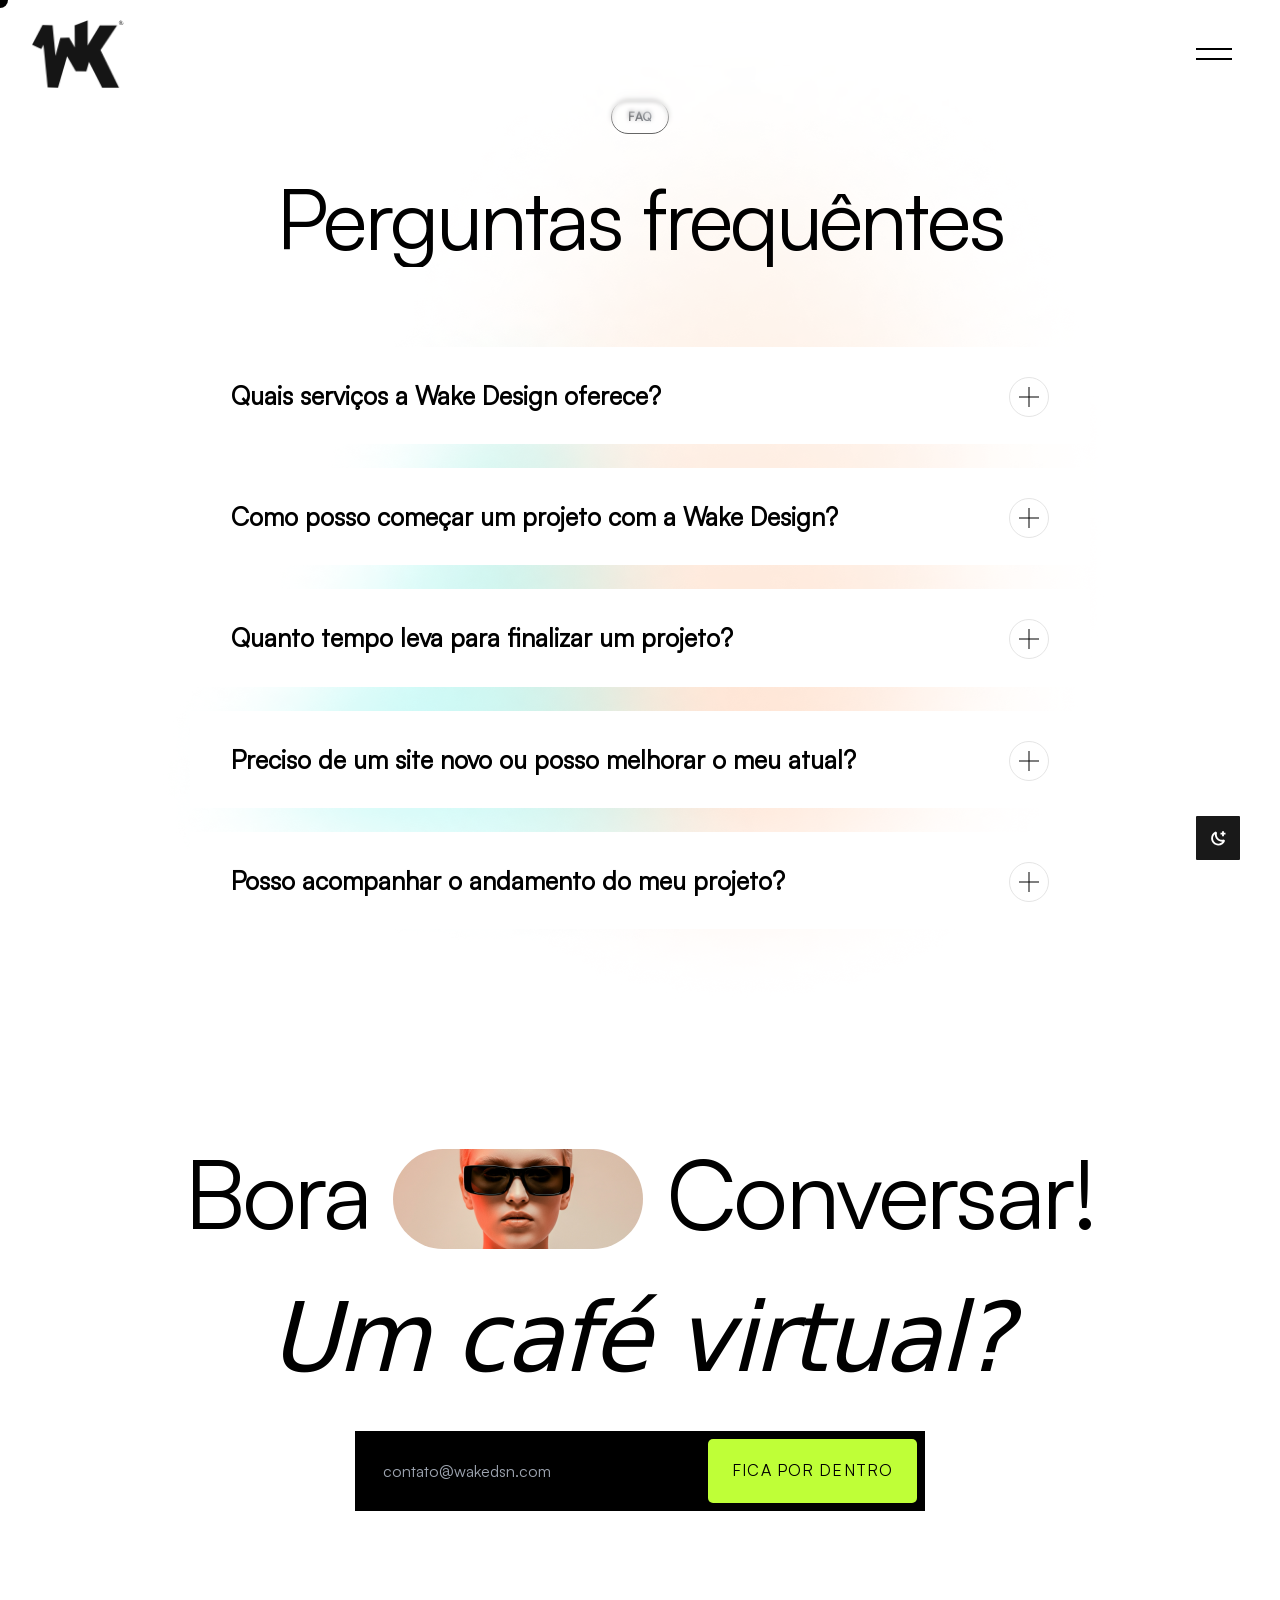
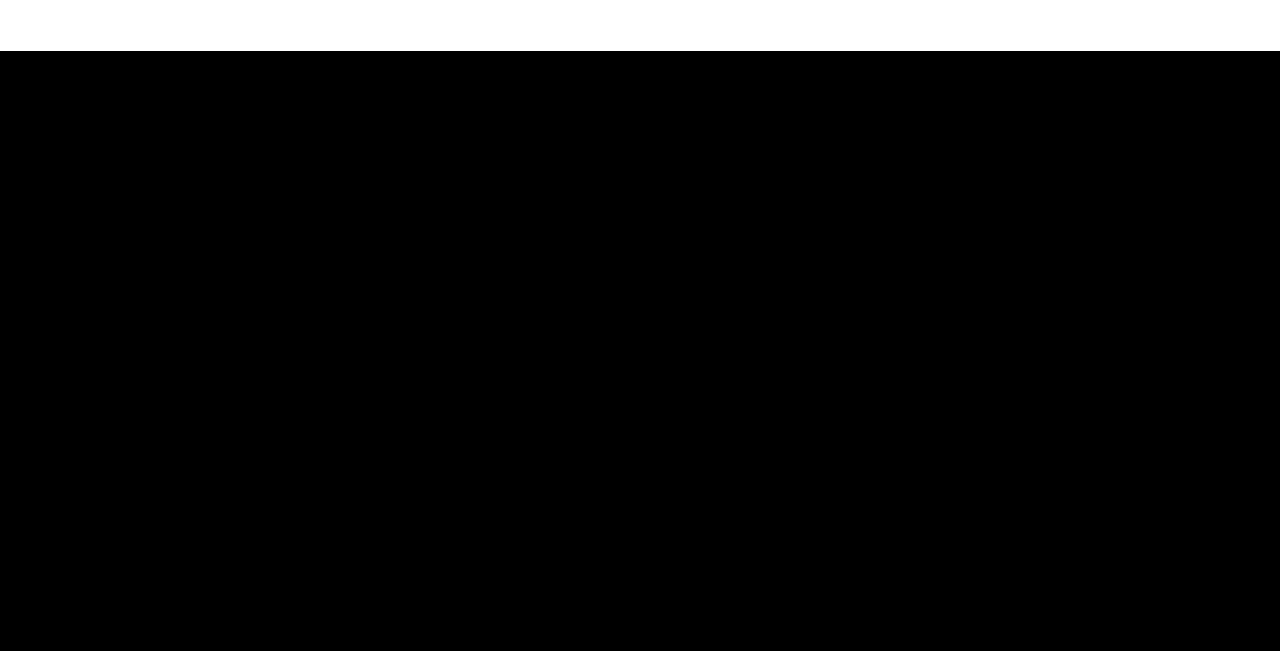
<file: faq.html>
<!DOCTYPE html>
<html lang="pt">

<head>
  <meta charset="utf-8" />
  <title>Wake.Dsn | FAQ</title>
  
  <meta name="viewport" content="width=device-width, initial-scale=1" />
  <meta name="viewport" content="width=device-width, initial-scale=1, maximum-scale=1" />

  <!-- Stylesheets -->
  <link href="css/main.css" rel="stylesheet" />
  
  <!--Favicon-->
  <link rel="icon" type="image/png" href="images/favicon-96x96.png" sizes="96x96" />
  <link rel="icon" type="image/svg+xml" href="images/favicon.svg" />
  <link rel="shortcut icon" href="images/favicon.ico" />
  <link rel="apple-touch-icon" sizes="180x180" href="images/apple-touch-icon.png" />

</head>

<body >

  <header id="header" class="w-full fixed z-[9999]">

    <div class="w-full fixed h-[155px] top-0 z-[21] pointer-events-none gradient-shadow">
      <div class="absolute inset-0 pointer-events-none" style="backdrop-filter: blur(0px); -webkit-backdrop-filter: blur(0px)"></div>
      <div class="absolute inset-0 pointer-events-none rounded-[inherit]" style="
          mask-image: linear-gradient(
            0deg,
            rgba(255, 255, 255, 0) 0%,
            rgba(255, 255, 255, 1) 16.666666666666664%,
            rgba(255, 255, 255, 1) 33.33333333333333%,
            rgba(255, 255, 255, 0) 50%
          );
          -webkit-mask-image: linear-gradient(
            0deg,
            rgba(255, 255, 255, 0) 0%,
            rgba(255, 255, 255, 1) 16.666666666666664%,
            rgba(255, 255, 255, 1) 33.33333333333333%,
            rgba(255, 255, 255, 0) 50%
          );
          backdrop-filter: blur(-7px);
          -webkit-backdrop-filter: blur(-7px);
        "></div>
      <div class="absolute inset-0 pointer-events-none rounded-[inherit]" style="
          mask-image: linear-gradient(
            0deg,
            rgba(255, 255, 255, 0) 16.666666666666664%,
            rgba(255, 255, 255, 1) 33.33333333333333%,
            rgba(255, 255, 255, 1) 50%,
            rgba(255, 255, 255, 0) 66.66666666666666%
          );
          -webkit-mask-image: linear-gradient(
            0deg,
            rgba(255, 255, 255, 0) 16.666666666666664%,
            rgba(255, 255, 255, 1) 33.33333333333333%,
            rgba(255, 255, 255, 1) 50%,
            rgba(255, 255, 255, 0) 66.66666666666666%
          );
          backdrop-filter: blur(2px);
          -webkit-backdrop-filter: blur(2px);
        "></div>
      <div class="absolute inset-0 pointer-events-none rounded-[inherit]" style="
          mask-image: linear-gradient(
            0deg,
            rgba(255, 255, 255, 0) 33.33333333333333%,
            rgba(255, 255, 255, 1) 50%,
            rgba(255, 255, 255, 1) 66.66666666666666%,
            rgba(255, 255, 255, 0) 83.33333333333333%
          );
          -webkit-mask-image: linear-gradient(
            0deg,
            rgba(255, 255, 255, 0) 33.33333333333333%,
            rgba(255, 255, 255, 1) 50%,
            rgba(255, 255, 255, 1) 66.66666666666666%,
            rgba(255, 255, 255, 0) 83.33333333333333%
          );
          backdrop-filter: blur(4px);
          -webkit-backdrop-filter: blur(4px);
        "></div>
      <div class="absolute inset-0 pointer-events-none rounded-[inherit]" style="
          mask-image: linear-gradient(
            0deg,
            rgba(255, 255, 255, 0) 50%,
            rgba(255, 255, 255, 1) 66.66666666666666%,
            rgba(255, 255, 255, 1) 83.33333333333333%,
            rgba(255, 255, 255, 0) 100%
          );
          -webkit-mask-image: linear-gradient(
            0deg,
            rgba(255, 255, 255, 0) 50%,
            rgba(255, 255, 255, 1) 66.66666666666666%,
            rgba(255, 255, 255, 1) 83.33333333333333%,
            rgba(255, 255, 255, 0) 100%
          );
          backdrop-filter: blur(8px);
          -webkit-backdrop-filter: blur(8px);
        "></div>
      <div class="absolute inset-0 pointer-events-none rounded-[inherit]" style="
          mask-image: linear-gradient(
            0deg,
            rgba(255, 255, 255, 0) 66.66666666666666%,
            rgba(255, 255, 255, 1) 83.33333333333333%,
            rgba(255, 255, 255, 1) 100%,
            rgba(255, 255, 255, 0) 116.66666666666666%
          );
          -webkit-mask-image: linear-gradient(
            0deg,
            rgba(255, 255, 255, 0) 66.66666666666666%,
            rgba(255, 255, 255, 1) 83.33333333333333%,
            rgba(255, 255, 255, 1) 100%,
            rgba(255, 255, 255, 0) 116.66666666666666%
          );
          backdrop-filter: blur(16px);
          -webkit-backdrop-filter: blur(16px);
        "></div>
    </div>
  
    <nav class="z-[1000] w-full fixed px-5 sm:px-8 pt-1 sm:pt-5 nav-top">
      <div class="flex justify-between">
        <a href="index.html">
          <img class="max-h-[68px] w-auto inline-block dark:hidden" src="images/logo.png" alt="logo">
          <img class="max-h-[68px] w-auto dark:inline-block hidden" src="images/logo-white.png" alt="logo">
        </a>
        <div class="flex items-center">
          <div class="menu-open cursor-pointer relative h-[68px] w-[68px] before:content-[''] before:absolute 
            before:top-[28px] before:left-1/2 before:w-9 before:h-0.5 before:bg-black dark:before:bg-white 
            before:-translate-x-1/2 before:transition-all before:duration-300 after:content-[''] after:absolute 
            after:bottom-[28px] after:left-1/2 after:w-9 after:h-0.5 after:bg-black dark:after:bg-white 
            after:-translate-x-1/2 after:transition-all after:duration-300 hover:before:top-[25px] 
            hover:after:bottom-[25px]">
        </div>
        </div>
      </div>
    </nav>
  
  </header>

  <nav data-lenis-prevent="true" 
  class="menu fixed right-6 top-0 w-full min-h-screen 
        overflow-y-auto z-[99999] before:content-none 
        md:before:content-[''] before:absolute before:w-[1px] 
        before:h-[calc(100vh-94px)] before:left-[45%] 
        before:top-0 before:bg-white before:bg-opacity-10 o
        pacity-0">

<div class="menu-close cursor-pointer sticky top-8 left-[89%] 
          sm:left-[90%] md:left-[93%] lg:left-[94.7%] xl:left-[96.5%] 
          2xl:left-[96%] h-[40px] w-[40px] text-white">

<svg xmlns="http://www.w3.org/2000/svg" x="0px" y="0px" width="30" height="30" viewbox="0 0 50 50">
  <path d="M 7.71875 6.28125 L 6.28125 7.71875 L 23.5625 25 L 6.28125 42.28125 L 7.71875 43.71875 
    L 25 26.4375 L 42.28125 43.71875 L 43.71875 42.28125 L 26.4375 25 L 43.71875 7.71875 L 42.28125 
    6.28125 L 25 23.5625 Z" fill="#fff">
  </path>
</svg>
</div>

<div class="menu-wrapper relative max-w-[300px] sm:max-w-[400px] md:max-w-[600px] lg:max-w-[900px] 
          xl:max-w-[1130px] mx-auto pb-4 flex flex-col gap-8 md:gap-16 md:top-20 z-[99999]">

<ul class="menu-list">

  <!-- ínicio -->
  <li class="menu-list-item menu-list-item-anchor">
    <a href="index.html" class="text-white text-[28px] md:text-[42px] xl:text-[56px] 
                                leading-[70px] xl:leading-[90px] menu-list-item-text">Ínicio</a>
  </li>

  <!-- Sobre nós -->
  <li class="menu-list-item menu-list-item-anchor ">
    <a href="about.html" class="text-white text-[28px] md:text-[42px] xl:text-[56px] leading-[70px] 
                        xl:leading-[90px] menu-list-item-text">Sobre nós</a>
  </li>

  <!-- Serviços -->
  <li class="menu-list-item menu-list-item-anchor w-full ">
    <a href="#" class="text-white text-[28px] md:text-[42px] xl:text-[56px] leading-[70px] 
                        xl:leading-[90px] menu-list-item-text">Serviços</a>
  </li>

  <!-- Blog -->
  <li class="menu-list-item menu-list-item-anchor w-full ">
    <a href="blog.html" class="text-white text-[28px] md:text-[42px] xl:text-[56px] leading-[70px] 
                        xl:leading-[90px] menu-list-item-text">Blog</a>
  </li>

  <!-- Projetos -->
  <li class="menu-list-item menu-list-item-anchor w-full ">
    <a href="project.html" class="text-white text-[28px] md:text-[42px] xl:text-[56px] leading-[70px] 
                        xl:leading-[90px] menu-list-item-text">Projetos</a>
  </li>

</ul>

</div>

<div class="menu-footer max-lg:hidden lg:block fixed bottom-0 w-full border-t border-white border-opacity-10">
<div class="menu-footer-content max-w-[300px] sm:max-w-[400px] md:max-w-[600px] lg:max-w-[900px] xl:max-w-[1130px] flex justify-between mx-auto py-8 flex-col md:flex-row">
  <p class="text-sm w-full md:w-auto mb-4 md:mb-0">
    Moçambique, Maputo 1100
  </p>
  <div class="flex gap-6">

    <span>
      <a href="https://www.facebook.com/staticmania">
        <svg xmlns="http://www.w3.org/2000/svg" width="23" height="23" viewbox="0 0 20 20" fill="none" class="stroke-[#565656] hover:stroke-white duration-200">
          <path d="M10 17.5C14.1421 17.5 17.5 14.1421 17.5 10C17.5 5.85786 14.1421 2.5 10 2.5C5.85786 2.5 2.5 5.85786 2.5 10C2.5 14.1421 5.85786 17.5 10 17.5Z" stroke-linecap="round" stroke-linejoin="round"></path>
          <path d="M13.125 6.875H11.875C11.3777 6.875 10.9008 7.07254 10.5492 7.42418C10.1975 7.77581 10 8.25272 10 8.75V17.5" stroke-linecap="round" stroke-linejoin="round"></path>
          <path d="M7.5 11.25H12.5" stroke-linecap="round" stroke-linejoin="round"></path>
        </svg>
      </a>
    </span>
    <span>
      <a href="https://www.youtube.com/channel/UCAaNCn1kzI1fXD4-fPD157Q">
        <svg xmlns="http://www.w3.org/2000/svg" class="stroke-[#565656] hover:stroke-white duration-200" width="23" height="23" viewbox="0 0 20 20" fill="none">
          <path d="M12.5 10L8.75 7.5V12.5L12.5 10Z" stroke-linecap="round" stroke-linejoin="round"></path>
          <path d="M1.875 9.99998C1.875 12.3246 2.11517 13.6886 2.29774 14.3896C2.34654 14.581 2.44026 14.7581 2.57114 14.9061C2.70201 15.0541 2.86627 15.1688 3.0503 15.2407C5.66569 16.2457 10 16.2181 10 16.2181C10 16.2181 14.3343 16.2457 16.9497 15.2407C17.1337 15.1688 17.298 15.0541 17.4288 14.9061C17.5597 14.7581 17.6534 14.581 17.7022 14.3896C17.8848 13.6886 18.125 12.3246 18.125 9.99998C18.125 7.67533 17.8848 6.3114 17.7023 5.6104C17.6535 5.41894 17.5597 5.24188 17.4289 5.09386C17.298 4.94585 17.1337 4.83115 16.9497 4.75927C14.3343 3.75422 10 3.78181 10 3.78181C10 3.78181 5.66574 3.75422 3.05033 4.75926C2.86629 4.83114 2.70203 4.94584 2.57116 5.09385C2.44029 5.24186 2.34656 5.41893 2.29776 5.61038C2.11518 6.31138 1.875 7.67533 1.875 9.99998Z" stroke-linecap="round" stroke-linejoin="round"></path>
        </svg>
      </a>
    </span>
    <span>
      <a href="https://www.instagram.com/staticmania">
        <svg xmlns="http://www.w3.org/2000/svg" class="stroke-[#565656] hover:stroke-white duration-200" width="23" height="23" viewbox="0 0 20 20" fill="none">
          <path d="M10 13.125C11.7259 13.125 13.125 11.7259 13.125 10C13.125 8.27411 11.7259 6.875 10 6.875C8.27411 6.875 6.875 8.27411 6.875 10C6.875 11.7259 8.27411 13.125 10 13.125Z" stroke-miterlimit="10"></path>
          <path d="M13.4375 2.8125H6.5625C4.49143 2.8125 2.8125 4.49143 2.8125 6.5625V13.4375C2.8125 15.5086 4.49143 17.1875 6.5625 17.1875H13.4375C15.5086 17.1875 17.1875 15.5086 17.1875 13.4375V6.5625C17.1875 4.49143 15.5086 2.8125 13.4375 2.8125Z" stroke-linecap="round" stroke-linejoin="round"></path>
          <path d="M14.0625 6.875C14.5803 6.875 15 6.45527 15 5.9375C15 5.41973 14.5803 5 14.0625 5C13.5447 5 13.125 5.41973 13.125 5.9375C13.125 6.45527 13.5447 6.875 14.0625 6.875Z" fill="#565656"></path>
        </svg>
      </a>
    </span>
    <span>
      <a href="https://dribbble.com/staticmania/">
        <svg xmlns="http://www.w3.org/2000/svg" class="stroke-[#565656] hover:stroke-white duration-200" width="23" height="23" viewbox="0 0 20 20" fill="none">
          <path d="M10 17.5C14.1421 17.5 17.5 14.1421 17.5 10C17.5 5.85786 14.1421 2.5 10 2.5C5.85786 2.5 2.5 5.85786 2.5 10C2.5 14.1421 5.85786 17.5 10 17.5Z" stroke-linecap="round" stroke-linejoin="round"></path>
          <path d="M5.55078 16.037C6.66328 14.1939 8.23315 12.6697 10.1082 11.6119C11.9832 10.5542 14.0997 9.99896 16.2524 10C16.6741 10 17.0905 10.0206 17.5017 10.0616" stroke-linecap="round" stroke-linejoin="round"></path>
          <path d="M14.6894 4.14795C13.5183 5.58738 12.0409 6.74742 10.3647 7.54356C8.68846 8.3397 6.85577 8.75188 5.00011 8.75007C4.20969 8.75045 3.42101 8.67625 2.64453 8.52846" stroke-linecap="round" stroke-linejoin="round"></path>
          <path d="M6.71484 3.25684C8.59445 4.35971 10.1529 5.93502 11.2355 7.82638C12.3181 9.71775 12.8871 11.8594 12.8861 14.0387C12.8869 15.0598 12.7627 16.0771 12.5165 17.0681" stroke-linecap="round" stroke-linejoin="round"></path>
        </svg>
      </a>
    </span>
    <span>
      <a href="https://www.figma.com/@staticmania">
        <svg xmlns="http://www.w3.org/2000/svg" class="stroke-[#565656] hover:stroke-white duration-200" width="23" height="23" viewbox="0 0 20 20" fill="none">
          <path d="M12.6562 12.6562C14.1233 12.6562 15.3125 11.467 15.3125 10C15.3125 8.53299 14.1233 7.34375 12.6562 7.34375C11.1892 7.34375 10 8.53299 10 10C10 11.467 11.1892 12.6562 12.6562 12.6562Z" stroke-linecap="round" stroke-linejoin="round"></path>
          <path d="M10 7.34368V2.03125H7.34375C6.63927 2.03125 5.96364 2.3111 5.4655 2.80925C4.96735 3.30739 4.6875 3.98302 4.6875 4.6875C4.6875 5.39198 4.96735 6.06761 5.4655 6.56575C5.96364 7.0639 6.63927 7.34375 7.34375 7.34375L10 7.34368Z" stroke-linecap="round" stroke-linejoin="round"></path>
          <path d="M10 12.6562V7.34375H7.34375C6.63927 7.34375 5.96364 7.6236 5.4655 8.12175C4.96735 8.61989 4.6875 9.29552 4.6875 10C4.6875 10.7045 4.96735 11.3801 5.4655 11.8783C5.96364 12.3764 6.63927 12.6562 7.34375 12.6562L10 12.6562Z" stroke-linecap="round" stroke-linejoin="round"></path>
          <path d="M10 7.34368V2.03125H12.6562C13.3607 2.03125 14.0364 2.3111 14.5345 2.80925C15.0326 3.30739 15.3125 3.98302 15.3125 4.6875C15.3125 5.39198 15.0326 6.06761 14.5345 6.56575C14.0364 7.0639 13.3607 7.34375 12.6562 7.34375L10 7.34368Z" stroke-linecap="round" stroke-linejoin="round"></path>
          <path d="M10 12.6562V15.3125C10 15.8379 9.84423 16.3515 9.55236 16.7883C9.26049 17.2251 8.84564 17.5656 8.36028 17.7666C7.87491 17.9677 7.34083 18.0203 6.82556 17.9178C6.3103 17.8153 5.837 17.5623 5.46551 17.1908C5.09402 16.8194 4.84104 16.3461 4.73854 15.8308C4.63605 15.3155 4.68865 14.7814 4.88969 14.2961C5.09074 13.8107 5.4312 13.3959 5.86801 13.104C6.30483 12.8121 6.81839 12.6563 7.34375 12.6563L10 12.6562Z" stroke-linecap="round" stroke-linejoin="round"></path>
        </svg>
      </a>
    </span>
    <span>
      <a href="https://discord.gg/fSxDJyvJmr">
        <svg xmlns="http://www.w3.org/2000/svg" class="stroke-[#565656] hover:stroke-white duration-200" width="23" height="23" viewbox="0 0 20 20" fill="none">
          <path d="M7.5 12.1875C8.01777 12.1875 8.4375 11.7678 8.4375 11.25C8.4375 10.7322 8.01777 10.3125 7.5 10.3125C6.98223 10.3125 6.5625 10.7322 6.5625 11.25C6.5625 11.7678 6.98223 12.1875 7.5 12.1875Z" fill="#565656"></path>
          <path d="M12.5 12.1875C13.0178 12.1875 13.4375 11.7678 13.4375 11.25C13.4375 10.7322 13.0178 10.3125 12.5 10.3125C11.9822 10.3125 11.5625 10.7322 11.5625 11.25C11.5625 11.7678 11.9822 12.1875 12.5 12.1875Z" fill="#565656"></path>
          <path d="M5.8125 6.24985C7.16746 5.82575 8.58012 5.6149 9.99987 5.62485C11.4196 5.6149 12.8322 5.82575 14.1872 6.24983" stroke-linecap="round" stroke-linejoin="round"></path>
          <path d="M14.1871 13.75C12.8322 14.1741 11.4195 14.3849 9.99981 14.375C8.58008 14.3849 7.16744 14.1741 5.8125 13.75" stroke-linecap="round" stroke-linejoin="round"></path>
          <path d="M12.1148 14.2255L13.0542 16.1044C13.1168 16.2306 13.2204 16.3319 13.348 16.3916C13.4756 16.4513 13.6196 16.466 13.7567 16.4333C15.6737 15.9646 17.3264 15.1474 18.5301 14.1012C18.622 14.0221 18.6892 13.9182 18.7234 13.802C18.7577 13.6857 18.7576 13.562 18.7232 13.4457L16.069 4.59837C16.0422 4.50915 15.9959 4.42704 15.9334 4.35799C15.8708 4.28894 15.7937 4.2347 15.7076 4.19922C14.9577 3.89221 14.1822 3.65213 13.39 3.48181C13.2391 3.44873 13.0813 3.47261 12.9469 3.54884C12.8125 3.62508 12.711 3.74829 12.662 3.89481L12.0391 5.76353" stroke-linecap="round" stroke-linejoin="round"></path>
          <path d="M7.88822 14.2255L6.94874 16.1044C6.88614 16.2306 6.78258 16.3319 6.65499 16.3916C6.5274 16.4513 6.38332 16.466 6.2463 16.4333C4.32922 15.9646 2.67656 15.1474 1.47286 14.1012C1.38094 14.0222 1.31381 13.9182 1.27955 13.802C1.24529 13.6857 1.24536 13.562 1.27974 13.4457L3.93395 4.59836C3.96074 4.50915 4.00709 4.42703 4.06961 4.35798C4.13214 4.28894 4.20927 4.2347 4.29539 4.19921C5.04524 3.8922 5.82077 3.65213 6.61293 3.48181C6.76385 3.44873 6.92168 3.47261 7.05607 3.54884C7.19046 3.62508 7.29194 3.74829 7.34099 3.89481L7.9639 5.76353" stroke-linecap="round" stroke-linejoin="round"></path>
          <path d="M7.5 12.1875C8.01777 12.1875 8.4375 11.7678 8.4375 11.25C8.4375 10.7322 8.01777 10.3125 7.5 10.3125C6.98223 10.3125 6.5625 10.7322 6.5625 11.25C6.5625 11.7678 6.98223 12.1875 7.5 12.1875Z" fill="#565656"></path>
          <path d="M12.5 12.1875C13.0178 12.1875 13.4375 11.7678 13.4375 11.25C13.4375 10.7322 13.0178 10.3125 12.5 10.3125C11.9822 10.3125 11.5625 10.7322 11.5625 11.25C11.5625 11.7678 11.9822 12.1875 12.5 12.1875Z" fill="#565656"></path>
          <path d="M5.8125 6.24985C7.16746 5.82575 8.58012 5.6149 9.99987 5.62485C11.4196 5.6149 12.8322 5.82575 14.1872 6.24983" stroke-linecap="round" stroke-linejoin="round"></path>
          <path d="M14.1871 13.75C12.8322 14.1741 11.4195 14.3849 9.99981 14.375C8.58008 14.3849 7.16744 14.1741 5.8125 13.75" stroke-linecap="round" stroke-linejoin="round"></path>
          <path d="M12.1148 14.2255L13.0542 16.1044C13.1168 16.2306 13.2204 16.3319 13.348 16.3916C13.4756 16.4513 13.6196 16.466 13.7567 16.4333C15.6737 15.9646 17.3264 15.1474 18.5301 14.1012C18.622 14.0221 18.6892 13.9182 18.7234 13.802C18.7577 13.6857 18.7576 13.562 18.7232 13.4457L16.069 4.59837C16.0422 4.50915 15.9959 4.42704 15.9334 4.35799C15.8708 4.28894 15.7937 4.2347 15.7076 4.19922C14.9577 3.89221 14.1822 3.65213 13.39 3.48181C13.2391 3.44873 13.0813 3.47261 12.9469 3.54884C12.8125 3.62508 12.711 3.74829 12.662 3.89481L12.0391 5.76353" stroke-linecap="round" stroke-linejoin="round"></path>
          <path d="M7.88822 14.2255L6.94874 16.1044C6.88614 16.2306 6.78258 16.3319 6.65499 16.3916C6.5274 16.4513 6.38332 16.466 6.2463 16.4333C4.32922 15.9646 2.67656 15.1474 1.47286 14.1012C1.38094 14.0222 1.31381 13.9182 1.27955 13.802C1.24529 13.6857 1.24536 13.562 1.27974 13.4457L3.93395 4.59836C3.96074 4.50915 4.00709 4.42703 4.06961 4.35798C4.13214 4.28894 4.20927 4.2347 4.29539 4.19921C5.04524 3.8922 5.82077 3.65213 6.61293 3.48181C6.76385 3.44873 6.92168 3.47261 7.05607 3.54884C7.19046 3.62508 7.29194 3.74829 7.34099 3.89481L7.9639 5.76353" stroke-linecap="round" stroke-linejoin="round"></path>
        </svg>
      </a>
    </span>
    <span>
      <a href="https://www.linkedin.com/company/staticmania/">
        <svg xmlns="http://www.w3.org/2000/svg" class="stroke-[#565656] hover:stroke-white duration-200" width="23" height="23" viewbox="0 0 20 20" fill="none">
          <path d="M16.25 3.125H3.75C3.40482 3.125 3.125 3.40482 3.125 3.75V16.25C3.125 16.5952 3.40482 16.875 3.75 16.875H16.25C16.5952 16.875 16.875 16.5952 16.875 16.25V3.75C16.875 3.40482 16.5952 3.125 16.25 3.125Z" stroke-linecap="round" stroke-linejoin="round"></path>
          <path d="M9.375 8.75V13.75" stroke-linecap="round" stroke-linejoin="round"></path>
          <path d="M6.875 8.75V13.75" stroke-linecap="round" stroke-linejoin="round"></path>
          <path d="M9.375 10.9375C9.375 10.3573 9.60547 9.80094 10.0157 9.3907C10.4259 8.98047 10.9823 8.75 11.5625 8.75C12.1427 8.75 12.6991 8.98047 13.1093 9.3907C13.5195 9.80094 13.75 10.3573 13.75 10.9375V13.75" stroke-linecap="round" stroke-linejoin="round"></path>
          <path d="M6.875 7.1875C7.39277 7.1875 7.8125 6.76777 7.8125 6.25C7.8125 5.73223 7.39277 5.3125 6.875 5.3125C6.35723 5.3125 5.9375 5.73223 5.9375 6.25C5.9375 6.76777 6.35723 7.1875 6.875 7.1875Z" fill="#565656"></path>
        </svg>
      </a>
    </span>
  </div>
</div>
</div>

</nav>

<div class="menu-overflow fixed z-[9999] bg-[rgba(10,10,10,0.95)] bg-opacity-60 backdrop-blur-[25px] w-full h-full pointer-events-none"></div>

<!-- Cursor do mouse -->
<div class="pointer"></div>

<!-- Tomada - Modo Dark/Light -->
<div class="toggle-button fixed right-10 bottom-10 z-[1000]">

  <button id="theme-toggle" type="button" 
          class="text-secondary bg-black/90 dark:bg-white/90 
          rounded-[1px] backdrop-blur-xl dark:text-white 
          focus:outline-none focus:ring-0 focus:ring-gray-200 
          w-[44px] h-[44px] flex justify-center items-center">

    <svg data-testid="geist-icon" id="theme-toggle-dark-icon" class="hidden w-5 h-5" fill="#fff" stroke-linejoin="round" viewbox="0 0 16 16">
      <path fill-rule="evenodd" clip-rule="evenodd" 
            d="M10.5 0.25V1V1.5H11L11.75 1.5V3H11H10.5V3.5V4.25H9V3.5V3H8.5H7.75V1.5H8.5H9V1V0.25H10.5ZM3.25514 
                2.75496C2.33413 3.53491 1.75 4.69972 1.75 6C1.75 8.34721 3.65279 10.25 6 10.25C7.30029 10.25 8.4651 
                9.66587 9.24505 8.74485C9.16377 8.74827 9.08207 8.74999 9 8.74999C5.82436 8.74999 3.25 6.17563 3.25 
                2.99999C3.25 2.91792 3.25172 2.83623 3.25514 2.75496ZM0.25 6C0.25 3.51072 1.83142 1.39271 4.042 
                0.592193L5.00256 1.55275C4.83933 2.00347 4.75 2.49047 4.75 2.99999C4.75 5.3472 6.65279 7.24999 9 
                7.24999C9.50953 7.24999 9.99653 7.16065 10.4473 6.99743L11.4078 7.95798C10.6073 10.1686 8.48929 
                11.75 6 11.75C2.82436 11.75 0.25 9.17564 0.25 6Z" fill="#fff" transform="translate(2.25, 2.25)">
        </path>
    </svg>

    <svg id="theme-toggle-light-icon" class="hidden w-5 h-5" fill="#000" viewbox="0 0 16 16" data-testid="geist-icon" stroke-linejoin="round">
      <path fill-rule="evenodd" clip-rule="evenodd" d="M7.75 1V0.25H6.25V1V1.25V2H7.75V1.25V1ZM7 9C8.10457 9 9 8.10457 9 7C9 5.89543 8.10457 5 7 5C5.89543 5 5 5.89543 5 7C5 8.10457 5.89543 9 7 9ZM7 10.5C8.933 10.5 10.5 8.933 10.5 7C10.5 5.067 8.933 3.5 7 3.5C5.067 3.5 3.5 5.067 3.5 7C3.5 8.933 5.067 10.5 7 10.5ZM7.75 12V12.75V13V13.75H6.25V13V12.75V12H7.75ZM12 6.25H12.75H13H13.75V7.75H13H12.75H12V6.25ZM1 6.25H0.25V7.75H1H1.25H2V6.25H1.25H1ZM10.0052 2.93414L10.5355 2.40381L10.7123 2.22703L11.2426 1.6967L12.3033 2.75736L11.773 3.28769L11.5962 3.46447L11.0659 3.9948L10.0052 2.93414ZM2.22703 10.7123L1.6967 11.2426L2.75736 12.3033L3.28769 11.773L3.46447 11.5962L3.9948 11.0659L2.93414 10.0052L2.40381 10.5355L2.22703 10.7123ZM2.93414 3.9948L2.40381 3.46447L2.22703 3.28769L1.6967 2.75736L2.75736 1.6967L3.28769 2.22703L3.46447 2.40381L3.9948 2.93414L2.93414 3.9948ZM10.7123 11.773L11.2426 12.3033L12.3033 11.2426L11.773 10.7123L11.5962 10.5355L11.0659 10.0052L10.0052 11.0659L10.5355 11.5962L10.7123 11.773Z" fill="#000" transform="translate(1.25, 1.25)"></path>
    </svg>
  </button>

</div>

<main class="lg:mb-[600px] relative z-10 bg-backgroundBody dark:bg-dark">

<!--  -->
<section class="pt-14 md:pt-16 lg:pt-[88px] xl:pt-[100px] pb-14 md:pb-16 lg:pb-[88px] xl:pb-[100px] relative pt-[120px] md:pt-36 lg:pt-48 xl:pt-48">

  <div class="absolute scale-y-[3.5] sm:scale-y-[2.2] md:scale-y-[1.6] xl:scale-y-[1.4] scale-x-[1.7] left-1/2 top-1/2 max-md:-translate-y-[45%] md:-translate-y-1/2 -translate-x-1/2 -z-30">
    <img src="images/gradient-bg.png" alt="gradient-bg" />
  </div>

  <div class="container">

    <div class="text-center @@hideBadge">
      <div class="rv-badge mb-3 lg:mb-7 reveal-me">
        <span class="rv-badge-text">Faq</span>
      </div>
    </div>

    <h1 class="mb-10 md:mb-20 text-center lg:text-[84px] text-appear-2">
        Perguntas frequêntes
    </h1>

    <div class="max-w-[900px] w-full mx-auto [&>*:not(:last-child)]:mb-6 reveal-me">

      <!-- 01 -->
      <div class="accordion-item overflow-hidden bg-backgroundBody dark:bg-dark border border-white dark:border-[#151515] duration-300">
        <div class="accordion-header relative cursor-pointer py-5 md:py-[35px] max-md:px-5 md:px-10">
          <h3 class="text-lg sm:text-xl md:text-[25px] font-normal sm:font-bold md:leading-[25.2px] md:tracking-normal max-md:inline-block max-lg:pr-10">
            Quais serviços a Wake Design oferece?
          </h3>
          <div class="accordion-header-icon dark:border-dark"></div>
        </div>
        <p class="accordion-body max-md:text-sm max-md:px-5 md:px-10 duration-300 h-0">
          Oferecemos serviços de design de identidade visual, branding, design para social media, 
          web e UI design, além de materiais publicitários como outdoors, embalagens e anúncios digitais.
        </p>
      </div>

      <!-- 02 -->
      <div class="accordion-item overflow-hidden bg-backgroundBody dark:bg-dark border border-white dark:border-[#151515] duration-300">
        <div class="accordion-header relative cursor-pointer py-5 md:py-[35px] max-md:px-5 md:px-10">
          <h3 class="text-lg sm:text-xl md:text-[25px] font-normal sm:font-bold md:leading-[25.2px] md:tracking-normal max-md:inline-block max-lg:pr-11">
            Como posso começar um projeto com a Wake Design?
          </h3>
          <div class="accordion-header-icon dark:border-dark"></div>
        </div>
        <p class="accordion-body max-md:text-sm max-md:px-5 md:px-10 duration-300 h-0">
          É só entrar em contacto conosco! Podemos agendar uma call para entender melhor as suas 
          necessidades e ver como podemos ajudar a elevar a sua marca.
        </p>
      </div>

      <!-- 03 -->
      <div class="accordion-item overflow-hidden bg-backgroundBody dark:bg-dark border border-white dark:border-[#151515] duration-300">
        <div class="accordion-header relative cursor-pointer py-5 md:py-[35px] max-md:px-5 md:px-10">
          <h3 class="text-lg sm:text-xl md:text-[25px] font-normal sm:font-bold md:leading-[25.2px] md:tracking-normal max-md:inline-block max-lg:pr-9">
            Quanto tempo leva para finalizar um projeto?
          </h3>
          <div class="accordion-header-icon dark:border-dark"></div>
        </div>
        <p class="accordion-body max-md:text-sm max-md:px-5 md:px-10 duration-300 h-0">
          O tempo de entrega varia conforme o projeto, mas garantimos que sempre respeitamos os prazos 
          estabelecidos, com a qualidade que você espera.
        </p>
      </div>

      <!-- 04 -->
      <div class="accordion-item overflow-hidden bg-backgroundBody dark:bg-dark border border-white dark:border-[#151515] duration-300">
        <div class="accordion-header relative cursor-pointer py-5 md:py-[35px] max-md:px-5 md:px-10">
          <h3 class="text-lg sm:text-xl md:text-[25px] font-normal sm:font-bold md:leading-[25.2px] md:tracking-normal max-md:inline-block max-lg:pr-8">
            Preciso de um site novo ou posso melhorar o meu atual?
          </h3>
          <div class="accordion-header-icon dark:border-dark"></div>
        </div>
        <p class="accordion-body max-md:text-sm max-md:px-5 md:px-10 duration-300 h-0">
          Ambos! Podemos criar um site totalmente novo ou melhorar o seu site existente para torná-lo mais
          moderno, rápido e atrativo..
        </p>
      </div>

      <!-- 05 -->
      <div class="accordion-item overflow-hidden bg-backgroundBody dark:bg-dark border border-white dark:border-[#151515] duration-300">
        <div class="accordion-header relative cursor-pointer py-5 md:py-[35px] max-md:px-5 md:px-10">
          <h3 class="text-lg sm:text-xl md:text-[25px] font-normal sm:font-bold md:leading-[25.2px] md:tracking-normal max-md:inline-block max-lg:pr-8">
            Posso acompanhar o andamento do meu projeto?
          </h3>
          <div class="accordion-header-icon dark:border-dark"></div>
        </div>
        <p class="accordion-body max-md:text-sm max-md:px-5 md:px-10 duration-300 h-0">
          Claro! Mantemos nossos clientes sempre informados sobre o andamento do projeto e estamos disponíveis 
          para ajustes durante o processo.
        </p>
      </div>


    </div>
  </div>
</section>

<!-- C T A -->
<section class="pt-14 md:pt-16 lg:pt-[88px] xl:pt-[100px] pb-[70px] lg:pb-[140px] relative">
  <div class="container">

    <!-- Cta -->
    <h2 class="text-center xl:text-[96px] font-normal xl:leading-[1.1] xl:tracking-[-2.88px]">
      Bora
      <div class="cta-slider-container max-sm:block sm:inline-block max-sm:mb-5 translate-y-2 sm:translate-y-[20px] max-sm:mt-2.5">
        <div class="cta-inline-slider">
          <div class="slide">
            <img src="images/agent/01.jpg" alt="Slide 1">
          </div>
          <div class="slide">
            <img src="images/agent/02.jpg" alt="Slide 2">
          </div>
          <div class="slide">
            <img src="images/agent/03.jpg" alt="Slide 3">
          </div>
        </div>
      </div>
      Conversar!

      <span class="font-instrument sm:mt-10 italic block max-md:inline-block">Um café virtual?</span>
    </h2>

    <!-- Newsletter -->
    <form class="max-md:max-w-sm max-w-[570px] mt-8 md:mt-10 flex bg-secondary text-white mx-auto w-full relative">
      <input type="email" placeholder="contato@wakedsn.com" class="border-none focus:outline-none bg-transparent text-base block w-full p-5 md:p-7">
      <button type="submit" class="inline-block bg-primary p-3 md:p-6 uppercase text-secondary max-md:text-xs md:leading-[15.4px] 
                                    md:tracking-[1.12px] absolute top-3 md:top-2 cursor-pointer right-3 md:right-2">
        Fica por dentro
      </button>
    </form>

  </div>
</section>

</main>

<!-- F O O T E R -->
<footer class="relative lg:fixed lg:-z-10 bg-black bottom-0 w-full pt-20 sm:pt-24 md:pt-36 pb-24 lg:pb-48 overflow-hidden">
  <div class="container">

    <div class="flex flex-col sm:flex-row flex-wrap gap-y-10 sm:gap-y-16 justify-center sm:justify-between relative z-10">

      <!-- Fale conosco -->
      <div class="pr-8 max-lg:basis-full">
        <h5 class="uppercase text-sm font-satoshi text-white tracking-[3px] mb-4 sm:mb-8 font-bold">
          Fala connosco!
        </h5>
        <p class="text-white text-sm max-md:font-semibold mb-5">
          Bora bater um papo rápido de 15 min e ver <br>
          se encaixa no teu projeto
        </p>

        <div class="flex p-4 group bg-primary bg-opacity-30 gap-4 justify-between items-center backdrop-blur-2xl max-w-[360px]">
          <img class="h-[55px] w-auto" src="images/logo.svg" alt="logo">
          <div>
            <h6 class="text-sm font-satoshi text-white font-bold">
              Bora agendar um papo free
            </h6>
            <p class="text-sm text-white">Corre! Só resta 1 spot</p>
          </div>
          <a href="contact.html">
            <figure class="bg-primary w-[55px] h-[55px] cursor-pointer relative overflow-hidden">
              <img src="images/icons/arrow-Icon.svg" alt="Arrow Icon" class="absolute left-1/2 -translate-x-1/2 top-1/2 -translate-y-1/2 group-hover:-translate-y-12 group-hover:translate-x-8 transition-all duration-500 opacity-100 group-hover:opacity-0">
              <img src="images/icons/arrow-Icon.svg" alt="Arrow Icon" class="absolute translate-y-12 -translate-x-4 transition-all duration-500 opacity-0 group-hover:opacity-100 group-hover:translate-x-[19px] group-hover:translate-y-5">
            </figure>
          </a>
        </div>

      </div>

      <!-- Wake Design -->
      <div>
        <h5 class="uppercase text-sm font-satoshi text-white tracking-[3px] mb-4 sm:mb-8 font-bold">
          Wake Design
        </h5>

        <ul>
          <li class="mb-4">
            <a href="about.html" class="block text-white transition-colors duration-300 font-semibold hover:text-primary">Sobre nós</a>
          </li>

          <li class="mb-4">
            <a href="faq.html" class="block text-white transition-colors duration-300 font-semibold hover:text-primary">FAQ</a>
          </li>

          <li class="mb-4">
            <a href="contact.html" class="block text-white transition-colors duration-300 font-semibold hover:text-primary">Contato</a>
          </li>

          <li class="mb-4">
            <a href="terms.html" class="block text-white transition-colors duration-300 font-semibold hover:text-primary">Nosso Acordo</a>
          </li>

          <li class="mb-4">
            <a href="privacy-policy.html" class="block text-white transition-colors duration-300 font-semibold hover:text-primary">Política de Privacidade</a>
          </li>



        </ul>

      </div>

    </div>
  </div>

  <!-- 
  
    Fundo do Footer
    Ainda quero alterar para
    por o logotipo da Wake

  -->
  <div class="absolute w-full bottom-0">
    <h5 class="w-full bottom-0 absolute footer-text text-center font-satoshi 
              font-extrabold text-4xl xs:text-5xl sm:text-6xl md:text-[88px] 
              lg:text-[120px] xl:text-[150px] 2xl:text-[170px] tracking-widest 
              text-nowrap translate-y-[30%] left-1/2 -translate-x-1/2">
      WAKE DESIGN
    </h5>
  </div>

</footer>

<script src="js/lib/imagesloaded.pkgd.min.js"></script>
<script src="js/lib/gsap.min.js"></script>
<script src="js/lib/ScrollTrigger.min.js"></script>
<script src="js/lib/lenis.min.js"></script>
<script src="js/lib/split-types.min.js"></script>
<script src="js/lib/matter.min.js"></script>
<script src="js/career-tabs.js"></script>
<script src="js/lib/swiper.min.js"></script>
<script src="js/lib/headroom.min.js"></script>
<script src="js/lib/vanila-marquee.min.js"></script>
<script src="js/script.js"></script>
</body>

</html>
</file>
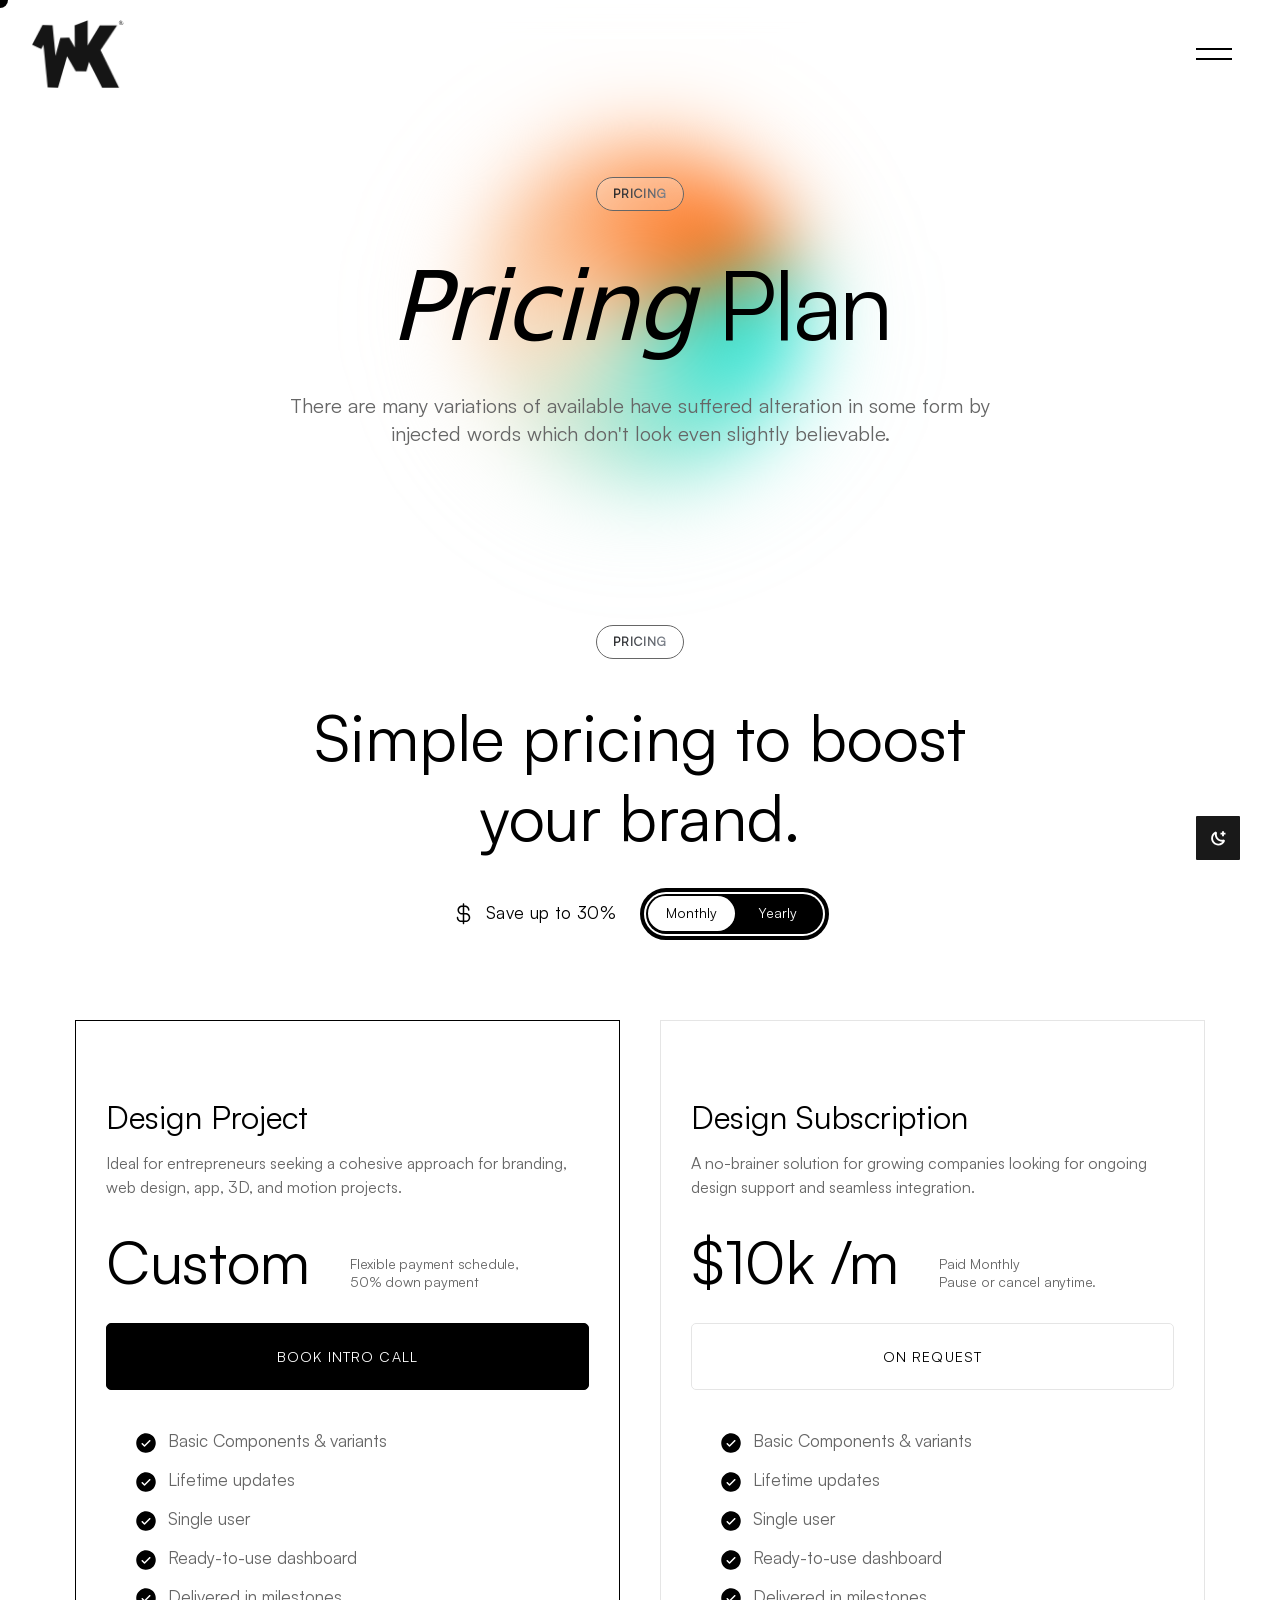
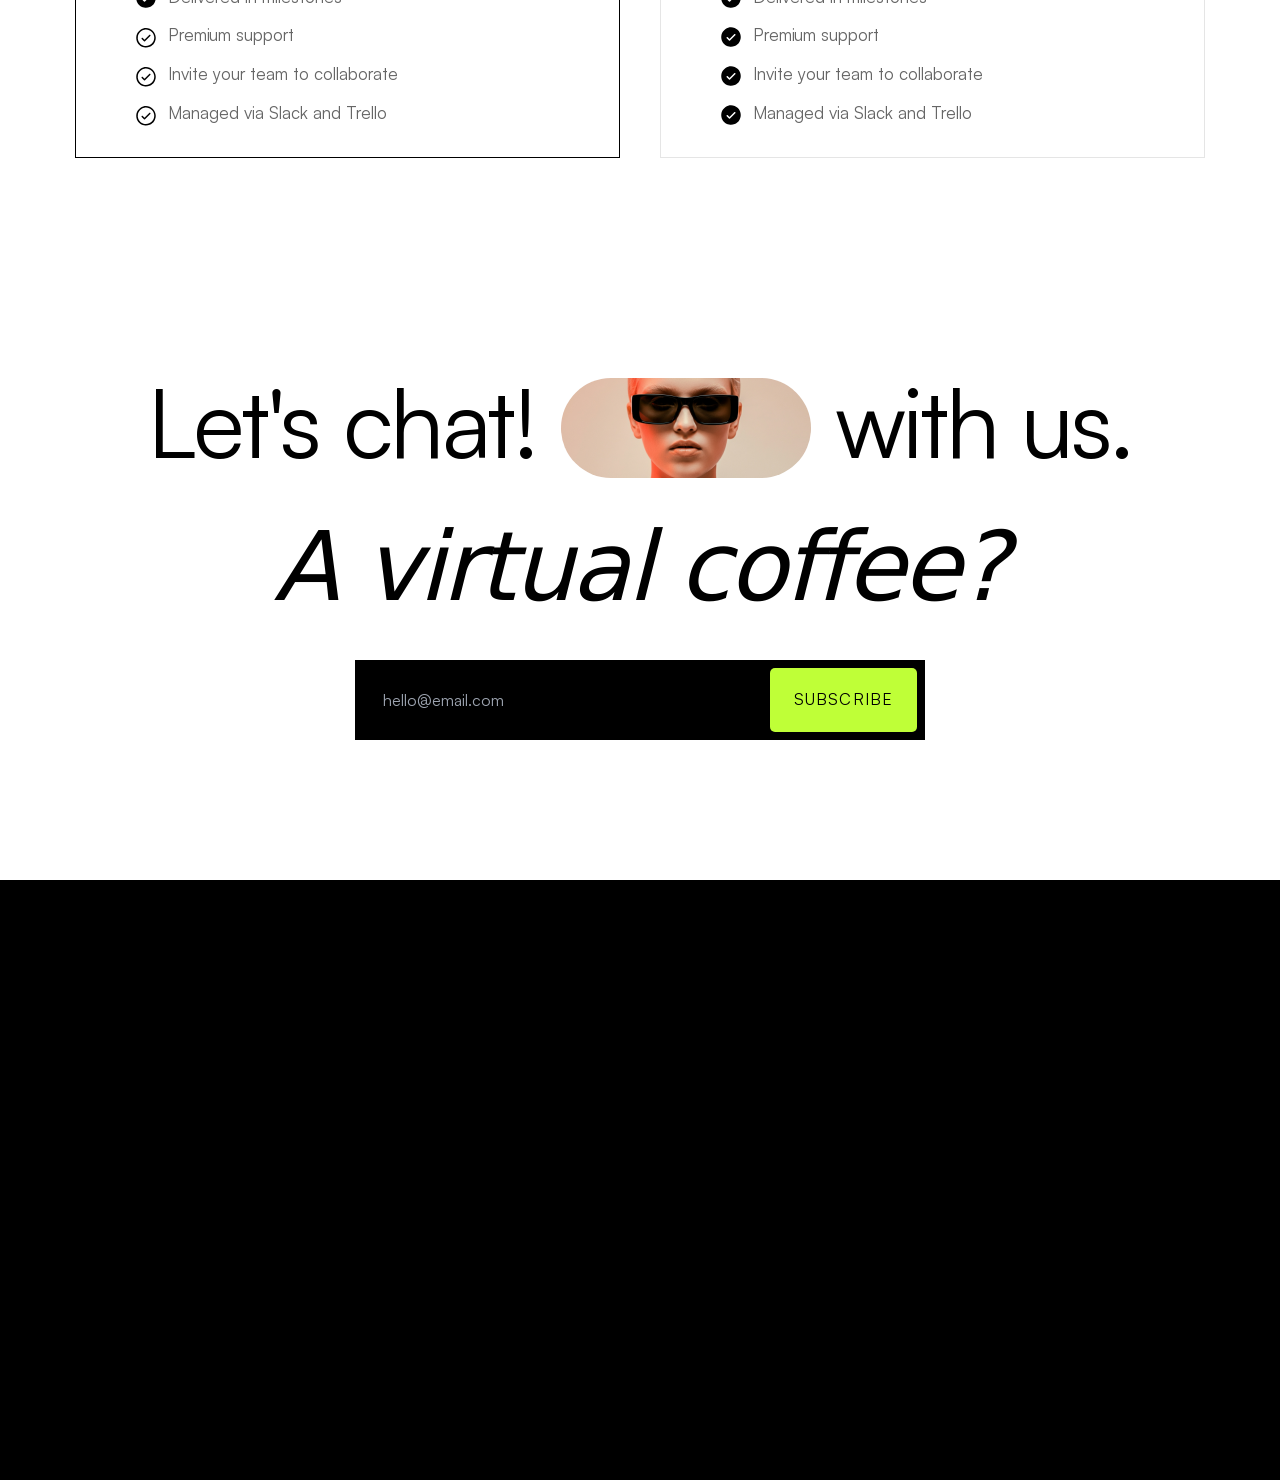
<file: pricing.html>
<!DOCTYPE html>
<html lang="zxx">

<head>
  <meta charset="utf-8" />
  <title>Rivor | Creative Agency Template</title>

  <!--Meta For No Index-->
  <meta name="robots" content="noindex, Nofollow, Noimageindex">
  
  <!-- mobile responsive meta -->
  <meta name="viewport" content="width=device-width, initial-scale=1" />
  <meta name="viewport" content="width=device-width, initial-scale=1, maximum-scale=1" />

  <!-- Stylesheets -->
  <link href="css/main.css" rel="stylesheet" />
  
  <!--Favicon-->
  <link rel="icon" type="image/png" href="images/favicon-96x96.png" sizes="96x96" />
  <link rel="icon" type="image/svg+xml" href="images/favicon.svg" />
  <link rel="shortcut icon" href="images/favicon.ico" />
  <link rel="apple-touch-icon" sizes="180x180" href="images/apple-touch-icon.png" />
  <link rel="manifest" href="images/site.webmanifest" />
</head>
<body >

<header id="header" class="w-full fixed z-[9999]">
  <div
    class="w-full fixed h-[155px] top-0 z-[21] pointer-events-none gradient-shadow"
  >
    <div
      class="absolute inset-0 pointer-events-none"
      style="backdrop-filter: blur(0px); -webkit-backdrop-filter: blur(0px)"
    ></div>
    <div
      class="absolute inset-0 pointer-events-none rounded-[inherit]"
      style="
        mask-image: linear-gradient(
          0deg,
          rgba(255, 255, 255, 0) 0%,
          rgba(255, 255, 255, 1) 16.666666666666664%,
          rgba(255, 255, 255, 1) 33.33333333333333%,
          rgba(255, 255, 255, 0) 50%
        );
        -webkit-mask-image: linear-gradient(
          0deg,
          rgba(255, 255, 255, 0) 0%,
          rgba(255, 255, 255, 1) 16.666666666666664%,
          rgba(255, 255, 255, 1) 33.33333333333333%,
          rgba(255, 255, 255, 0) 50%
        );
        backdrop-filter: blur(-7px);
        -webkit-backdrop-filter: blur(-7px);
      "
    ></div>
    <div
      class="absolute inset-0 pointer-events-none rounded-[inherit]"
      style="
        mask-image: linear-gradient(
          0deg,
          rgba(255, 255, 255, 0) 16.666666666666664%,
          rgba(255, 255, 255, 1) 33.33333333333333%,
          rgba(255, 255, 255, 1) 50%,
          rgba(255, 255, 255, 0) 66.66666666666666%
        );
        -webkit-mask-image: linear-gradient(
          0deg,
          rgba(255, 255, 255, 0) 16.666666666666664%,
          rgba(255, 255, 255, 1) 33.33333333333333%,
          rgba(255, 255, 255, 1) 50%,
          rgba(255, 255, 255, 0) 66.66666666666666%
        );
        backdrop-filter: blur(2px);
        -webkit-backdrop-filter: blur(2px);
      "
    ></div>
    <div
      class="absolute inset-0 pointer-events-none rounded-[inherit]"
      style="
        mask-image: linear-gradient(
          0deg,
          rgba(255, 255, 255, 0) 33.33333333333333%,
          rgba(255, 255, 255, 1) 50%,
          rgba(255, 255, 255, 1) 66.66666666666666%,
          rgba(255, 255, 255, 0) 83.33333333333333%
        );
        -webkit-mask-image: linear-gradient(
          0deg,
          rgba(255, 255, 255, 0) 33.33333333333333%,
          rgba(255, 255, 255, 1) 50%,
          rgba(255, 255, 255, 1) 66.66666666666666%,
          rgba(255, 255, 255, 0) 83.33333333333333%
        );
        backdrop-filter: blur(4px);
        -webkit-backdrop-filter: blur(4px);
      "
    ></div>
    <div
      class="absolute inset-0 pointer-events-none rounded-[inherit]"
      style="
        mask-image: linear-gradient(
          0deg,
          rgba(255, 255, 255, 0) 50%,
          rgba(255, 255, 255, 1) 66.66666666666666%,
          rgba(255, 255, 255, 1) 83.33333333333333%,
          rgba(255, 255, 255, 0) 100%
        );
        -webkit-mask-image: linear-gradient(
          0deg,
          rgba(255, 255, 255, 0) 50%,
          rgba(255, 255, 255, 1) 66.66666666666666%,
          rgba(255, 255, 255, 1) 83.33333333333333%,
          rgba(255, 255, 255, 0) 100%
        );
        backdrop-filter: blur(8px);
        -webkit-backdrop-filter: blur(8px);
      "
    ></div>
    <div
      class="absolute inset-0 pointer-events-none rounded-[inherit]"
      style="
        mask-image: linear-gradient(
          0deg,
          rgba(255, 255, 255, 0) 66.66666666666666%,
          rgba(255, 255, 255, 1) 83.33333333333333%,
          rgba(255, 255, 255, 1) 100%,
          rgba(255, 255, 255, 0) 116.66666666666666%
        );
        -webkit-mask-image: linear-gradient(
          0deg,
          rgba(255, 255, 255, 0) 66.66666666666666%,
          rgba(255, 255, 255, 1) 83.33333333333333%,
          rgba(255, 255, 255, 1) 100%,
          rgba(255, 255, 255, 0) 116.66666666666666%
        );
        backdrop-filter: blur(16px);
        -webkit-backdrop-filter: blur(16px);
      "
    ></div>
  </div>
  <nav class="z-[1000] w-full fixed px-5 sm:px-8 pt-1 sm:pt-5 nav-top">
    <div class="flex justify-between">
      <a href="index.html">
        <img
          class="max-h-[68px] w-auto inline-block dark:hidden"
          src="images/logo.png"
          alt="logo"
        />
        <img
          class="max-h-[68px] w-auto dark:inline-block hidden"
          src="images/logo-white.png"
          alt="logo"
        />
      </a>
      <div class="flex items-center">
        <div
          class="menu-open cursor-pointer relative h-[68px] w-[68px] before:content-[''] before:absolute before:top-[28px] before:left-1/2 before:w-9 before:h-0.5 before:bg-black dark:before:bg-white before:-translate-x-1/2 before:transition-all before:duration-300 after:content-[''] after:absolute after:bottom-[28px] after:left-1/2 after:w-9 after:h-0.5 after:bg-black dark:after:bg-white after:-translate-x-1/2 after:transition-all after:duration-300 hover:before:top-[25px] hover:after:bottom-[25px]"
        ></div>
      </div>
    </div>
  </nav>
</header>
<nav
  data-lenis-prevent="true"
  class="menu fixed right-6 top-0 w-full min-h-screen overflow-y-auto z-[99999] before:content-none md:before:content-[''] before:absolute before:w-[1px] before:h-[calc(100vh-94px)] before:left-[45%] before:top-0 before:bg-white before:bg-opacity-10 opacity-0"
>
  <div
    class="menu-close cursor-pointer sticky top-8 left-[89%] sm:left-[90%] md:left-[93%] lg:left-[94.7%] xl:left-[96.5%] 2xl:left-[96%] h-[40px] w-[40px] text-white"
  >
    <svg
      xmlns="http://www.w3.org/2000/svg"
      x="0px"
      y="0px"
      width="30"
      height="30"
      viewBox="0 0 50 50"
    >
      <path
        d="M 7.71875 6.28125 L 6.28125 7.71875 L 23.5625 25 L 6.28125 42.28125 L 7.71875 43.71875 L 25 26.4375 L 42.28125 43.71875 L 43.71875 42.28125 L 26.4375 25 L 43.71875 7.71875 L 42.28125 6.28125 L 25 23.5625 Z"
        fill="#fff"
      ></path>
    </svg>
  </div>
  <div
    class="menu-wrapper relative max-w-[300px] sm:max-w-[400px] md:max-w-[600px] lg:max-w-[900px] xl:max-w-[1130px] mx-auto pb-4 flex flex-col gap-8 md:gap-16 md:top-20 z-[99999]"
  >
    <ul class="menu-list">
      <li
        class="menu-list-item menu-list-item-anchor "
      >
        <a
          href="#"
          class="text-white text-[28px] md:text-[42px] xl:text-[56px] leading-[70px] xl:leading-[90px] menu-list-item-text"
          >Home</a
        >
        <ul
          class="menu-list-item-dropdown relative md:absolute top-0 w-full md:w-auto h-fit left-0 md:left-[48%]"
        >
          <li>
            <a
              href="index.html"
              class="text-white inline-block pb-1 pl-3 menu-list-item-dropdown-list text-base md:text-lg leading-8 md:leading-[50px] "
              >Homepage 01 -
              <span class="font-instrument italic text-white"
                >Design Agency</span
              ></a
            >
          </li>
          <li>
            <a
              href="homepage-02.html"
              class="text-white inline-block pb-1 pl-3 menu-list-item-dropdown-list text-base md:text-lg leading-8 md:leading-[50px] "
              >Homepage 02 -
              <span class="font-instrument italic text-white"
                >Digital Solutions Agency</span
              ></a
            >
          </li>
          <li>
            <a
              href="homepage-03.html"
              class="text-white inline-block pb-1 pl-3 menu-list-item-dropdown-list text-base md:text-lg leading-8 md:leading-[50px] "
              >Homepage 03 -
              <span class="font-instrument italic text-white"
                >Portfolio</span
              ></a
            >
          </li>
          <li>
            <a
              href="homepage-04.html"
              class="text-white inline-block pb-1 pl-3 menu-list-item-dropdown-list text-base md:text-lg leading-8 md:leading-[50px] "
              >Homepage 04 -
              <span class="font-instrument italic text-white"
                >Photography Studio</span
              ></a
            >
          </li>

          <li>
            <a
              href="homepage-05.html"
              class="text-white inline-block pb-1 pl-3 menu-list-item-dropdown-list text-base md:text-lg leading-8 md:leading-[50px] "
              >Homepage 05 -
              <span class="font-instrument italic text-white"
                >SEO Agency</span
              ></a
            >
          </li>
          <li>
            <a
              href="homepage-06.html"
              class="text-white inline-block pb-1 pl-3 menu-list-item-dropdown-list text-base md:text-lg leading-8 md:leading-[50px] "
              >Homepage 06 -
              <span class="font-instrument italic text-white">
                Creative Agency</span
              ></a
            >
          </li>
          <li>
            <a
              href="homepage-07.html"
              class="text-white inline-block pb-1 pl-3 menu-list-item-dropdown-list text-base md:text-lg leading-8 md:leading-[50px] "
              >Homepage 07 -
              <span class="font-instrument italic text-white"
                >Design Studio</span
              ></a
            >
          </li>
          <li>
            <a
              href="homepage-08.html"
              class="text-white inline-block pb-1 pl-3 menu-list-item-dropdown-list text-base md:text-lg leading-8 md:leading-[50px] "
              >Homepage 08 -
              <span class="font-instrument italic text-white"
                >Business Solutions</span
              ></a
            >
          </li>
          <li>
            <a
              href="homepage-09.html"
              class="text-white inline-block pb-1 pl-3 menu-list-item-dropdown-list text-base md:text-lg leading-8 md:leading-[50px] "
              >Homepage 09 -
              <span class="font-instrument italic text-white"
                >Personal Branding
              </span></a
            >
          </li>
          <li>
            <a
              href="homepage-10.html"
              class="text-white inline-block pb-1 pl-3 menu-list-item-dropdown-list text-base md:text-lg leading-8 md:leading-[50px] "
              >Homepage 10 -
              <span class="font-instrument italic text-white"
                >Full-Service Agency</span
              ></a
            >
          </li>
        </ul>
      </li>
      <li
        class="menu-list-item menu-list-item-anchor "
      >
        <a
          href="#"
          class="text-white text-[28px] md:text-[42px] xl:text-[56px] leading-[70px] xl:leading-[90px] menu-list-item-text"
          >About</a
        >
        <ul
          class="menu-list-item-dropdown relative md:absolute top-0 w-full md:w-auto h-fit left-0 md:left-[48%]"
        >
          <li>
            <a
              href="about.html"
              class="text-white inline-block pb-1 pl-3 menu-list-item-dropdown-list text-base md:text-lg leading-8 md:leading-[50px] "
              >About
            </a>
          </li>
          <li>
            <a
              href="about-02.html"
              class="text-white inline-block pb-1 pl-3 menu-list-item-dropdown-list text-base md:text-lg leading-8 md:leading-[50px] "
              >About 02</a
            >
          </li>
        </ul>
      </li>
      <li
        class="menu-list-item menu-list-item-anchor w-full "
      >
        <a
          href="#"
          class="text-white text-[28px] md:text-[42px] xl:text-[56px] leading-[70px] xl:leading-[90px] menu-list-item-text"
          >Services</a
        >
        <ul
          class="menu-list-item-dropdown relative md:absolute top-0 w-full md:w-auto h-fit left-0 md:left-[48%]"
        >
          <li>
            <a
              href="services.html"
              class="text-white inline-block pb-1 pl-3 menu-list-item-dropdown-list text-base md:text-lg leading-8 md:leading-[50px] "
              >Services
            </a>
          </li>
          <li>
            <a
              href="services-details.html"
              class="text-white inline-block pb-1 pl-3 menu-list-item-dropdown-list text-base md:text-lg leading-8 md:leading-[50px] "
              >Services Details
            </a>
          </li>
        </ul>
      </li>
      <li
        class="menu-list-item menu-list-item-anchor w-full "
      >
        <a
          href="#"
          class="text-white text-[28px] md:text-[42px] xl:text-[56px] leading-[70px] xl:leading-[90px] menu-list-item-text"
          >Blog</a
        >
        <ul
          class="menu-list-item-dropdown relative md:absolute top-0 w-full md:w-auto h-fit left-0 md:left-[48%]"
        >
          <li>
            <a
              href="blog.html"
              class="text-white inline-block pb-1 pl-3 menu-list-item-dropdown-list text-base md:text-lg leading-8 md:leading-[50px] "
              >Blog
            </a>
          </li>
          <li>
            <a
              href="blog-02.html"
              class="text-white inline-block pb-1 pl-3 menu-list-item-dropdown-list text-base md:text-lg leading-8 md:leading-[50px] "
              >Blog 02
            </a>
          </li>
          <li>
            <a
              href="blog-details.html"
              class="text-white inline-block pb-1 pl-3 menu-list-item-dropdown-list text-base md:text-lg leading-8 md:leading-[50px] "
              >Blog Details
            </a>
          </li>
        </ul>
      </li>
      <li
        class="menu-list-item menu-list-item-anchor w-full "
      >
        <a
          href="#"
          class="text-white text-[28px] md:text-[42px] xl:text-[56px] leading-[70px] xl:leading-[90px] menu-list-item-text"
          >Projects</a
        >
        <ul
          class="menu-list-item-dropdown relative md:absolute top-0 w-full md:w-auto h-fit left-0 md:left-[48%]"
        >
          <li>
            <a
              href="project.html"
              class="text-white inline-block pb-1 pl-3 menu-list-item-dropdown-list text-base md:text-lg leading-8 md:leading-[50px] "
              >Project
            </a>
          </li>
          <li>
            <a
              href="project-02.html"
              class="text-white inline-block pb-1 pl-3 menu-list-item-dropdown-list text-base md:text-lg leading-8 md:leading-[50px] "
              >Project 02
            </a>
          </li>
          <li>
            <a
              href="project-03.html"
              class="text-white inline-block pb-1 pl-3 menu-list-item-dropdown-list text-base md:text-lg leading-8 md:leading-[50px] "
              >Project 03
            </a>
          </li>
          <li>
            <a
              href="project-details.html"
              class="text-white inline-block pb-1 pl-3 menu-list-item-dropdown-list text-base md:text-lg leading-8 md:leading-[50px] "
              >Project Details
            </a>
          </li>
          <li>
            <a
              href="project-details-02.html"
              class="text-white inline-block pb-1 pl-3 menu-list-item-dropdown-list text-base md:text-lg leading-8 md:leading-[50px] "
              >Project Details 02
            </a>
          </li>
        </ul>
      </li>
    </ul>
  </div>
  <div
    class="menu-footer max-lg:hidden lg:block fixed bottom-0 w-full border-t border-white border-opacity-10"
  >
    <div
      class="menu-footer-content max-w-[300px] sm:max-w-[400px] md:max-w-[600px] lg:max-w-[900px] xl:max-w-[1130px] flex justify-between mx-auto py-8 flex-col md:flex-row"
    >
      <p class="text-sm w-full md:w-auto mb-4 md:mb-0">
        2261 Market Street #5039 San Francisco, CA 94114
      </p>
      <div class="flex gap-6">
        <span>
          <a href="https://www.facebook.com/staticmania">
            <svg
              xmlns="http://www.w3.org/2000/svg"
              width="23"
              height="23"
              viewBox="0 0 20 20"
              fill="none"
              class="stroke-[#565656] hover:stroke-white duration-200"
            >
              <path
                d="M10 17.5C14.1421 17.5 17.5 14.1421 17.5 10C17.5 5.85786 14.1421 2.5 10 2.5C5.85786 2.5 2.5 5.85786 2.5 10C2.5 14.1421 5.85786 17.5 10 17.5Z"
                stroke-linecap="round"
                stroke-linejoin="round"
              />
              <path
                d="M13.125 6.875H11.875C11.3777 6.875 10.9008 7.07254 10.5492 7.42418C10.1975 7.77581 10 8.25272 10 8.75V17.5"
                stroke-linecap="round"
                stroke-linejoin="round"
              />
              <path
                d="M7.5 11.25H12.5"
                stroke-linecap="round"
                stroke-linejoin="round"
              />
            </svg>
          </a>
        </span>
        <span>
          <a href="https://www.youtube.com/channel/UCAaNCn1kzI1fXD4-fPD157Q">
            <svg
              xmlns="http://www.w3.org/2000/svg"
              class="stroke-[#565656] hover:stroke-white duration-200"
              width="23"
              height="23"
              viewBox="0 0 20 20"
              fill="none"
            >
              <path
                d="M12.5 10L8.75 7.5V12.5L12.5 10Z"
                stroke-linecap="round"
                stroke-linejoin="round"
              />
              <path
                d="M1.875 9.99998C1.875 12.3246 2.11517 13.6886 2.29774 14.3896C2.34654 14.581 2.44026 14.7581 2.57114 14.9061C2.70201 15.0541 2.86627 15.1688 3.0503 15.2407C5.66569 16.2457 10 16.2181 10 16.2181C10 16.2181 14.3343 16.2457 16.9497 15.2407C17.1337 15.1688 17.298 15.0541 17.4288 14.9061C17.5597 14.7581 17.6534 14.581 17.7022 14.3896C17.8848 13.6886 18.125 12.3246 18.125 9.99998C18.125 7.67533 17.8848 6.3114 17.7023 5.6104C17.6535 5.41894 17.5597 5.24188 17.4289 5.09386C17.298 4.94585 17.1337 4.83115 16.9497 4.75927C14.3343 3.75422 10 3.78181 10 3.78181C10 3.78181 5.66574 3.75422 3.05033 4.75926C2.86629 4.83114 2.70203 4.94584 2.57116 5.09385C2.44029 5.24186 2.34656 5.41893 2.29776 5.61038C2.11518 6.31138 1.875 7.67533 1.875 9.99998Z"
                stroke-linecap="round"
                stroke-linejoin="round"
              />
            </svg>
          </a>
        </span>
        <span>
          <a href="https://www.instagram.com/staticmania">
            <svg
              xmlns="http://www.w3.org/2000/svg"
              class="stroke-[#565656] hover:stroke-white duration-200"
              width="23"
              height="23"
              viewBox="0 0 20 20"
              fill="none"
            >
              <path
                d="M10 13.125C11.7259 13.125 13.125 11.7259 13.125 10C13.125 8.27411 11.7259 6.875 10 6.875C8.27411 6.875 6.875 8.27411 6.875 10C6.875 11.7259 8.27411 13.125 10 13.125Z"
                stroke-miterlimit="10"
              />
              <path
                d="M13.4375 2.8125H6.5625C4.49143 2.8125 2.8125 4.49143 2.8125 6.5625V13.4375C2.8125 15.5086 4.49143 17.1875 6.5625 17.1875H13.4375C15.5086 17.1875 17.1875 15.5086 17.1875 13.4375V6.5625C17.1875 4.49143 15.5086 2.8125 13.4375 2.8125Z"
                stroke-linecap="round"
                stroke-linejoin="round"
              />
              <path
                d="M14.0625 6.875C14.5803 6.875 15 6.45527 15 5.9375C15 5.41973 14.5803 5 14.0625 5C13.5447 5 13.125 5.41973 13.125 5.9375C13.125 6.45527 13.5447 6.875 14.0625 6.875Z"
                fill="#565656"
              />
            </svg>
          </a>
        </span>
        <span>
          <a href="https://dribbble.com/staticmania/">
            <svg
              xmlns="http://www.w3.org/2000/svg"
              class="stroke-[#565656] hover:stroke-white duration-200"
              width="23"
              height="23"
              viewBox="0 0 20 20"
              fill="none"
            >
              <path
                d="M10 17.5C14.1421 17.5 17.5 14.1421 17.5 10C17.5 5.85786 14.1421 2.5 10 2.5C5.85786 2.5 2.5 5.85786 2.5 10C2.5 14.1421 5.85786 17.5 10 17.5Z"
                stroke-linecap="round"
                stroke-linejoin="round"
              />
              <path
                d="M5.55078 16.037C6.66328 14.1939 8.23315 12.6697 10.1082 11.6119C11.9832 10.5542 14.0997 9.99896 16.2524 10C16.6741 10 17.0905 10.0206 17.5017 10.0616"
                stroke-linecap="round"
                stroke-linejoin="round"
              />
              <path
                d="M14.6894 4.14795C13.5183 5.58738 12.0409 6.74742 10.3647 7.54356C8.68846 8.3397 6.85577 8.75188 5.00011 8.75007C4.20969 8.75045 3.42101 8.67625 2.64453 8.52846"
                stroke-linecap="round"
                stroke-linejoin="round"
              />
              <path
                d="M6.71484 3.25684C8.59445 4.35971 10.1529 5.93502 11.2355 7.82638C12.3181 9.71775 12.8871 11.8594 12.8861 14.0387C12.8869 15.0598 12.7627 16.0771 12.5165 17.0681"
                stroke-linecap="round"
                stroke-linejoin="round"
              />
            </svg>
          </a>
        </span>
        <span>
          <a href="https://www.figma.com/@staticmania">
            <svg
              xmlns="http://www.w3.org/2000/svg"
              class="stroke-[#565656] hover:stroke-white duration-200"
              width="23"
              height="23"
              viewBox="0 0 20 20"
              fill="none"
            >
              <path
                d="M12.6562 12.6562C14.1233 12.6562 15.3125 11.467 15.3125 10C15.3125 8.53299 14.1233 7.34375 12.6562 7.34375C11.1892 7.34375 10 8.53299 10 10C10 11.467 11.1892 12.6562 12.6562 12.6562Z"
                stroke-linecap="round"
                stroke-linejoin="round"
              />
              <path
                d="M10 7.34368V2.03125H7.34375C6.63927 2.03125 5.96364 2.3111 5.4655 2.80925C4.96735 3.30739 4.6875 3.98302 4.6875 4.6875C4.6875 5.39198 4.96735 6.06761 5.4655 6.56575C5.96364 7.0639 6.63927 7.34375 7.34375 7.34375L10 7.34368Z"
                stroke-linecap="round"
                stroke-linejoin="round"
              />
              <path
                d="M10 12.6562V7.34375H7.34375C6.63927 7.34375 5.96364 7.6236 5.4655 8.12175C4.96735 8.61989 4.6875 9.29552 4.6875 10C4.6875 10.7045 4.96735 11.3801 5.4655 11.8783C5.96364 12.3764 6.63927 12.6562 7.34375 12.6562L10 12.6562Z"
                stroke-linecap="round"
                stroke-linejoin="round"
              />
              <path
                d="M10 7.34368V2.03125H12.6562C13.3607 2.03125 14.0364 2.3111 14.5345 2.80925C15.0326 3.30739 15.3125 3.98302 15.3125 4.6875C15.3125 5.39198 15.0326 6.06761 14.5345 6.56575C14.0364 7.0639 13.3607 7.34375 12.6562 7.34375L10 7.34368Z"
                stroke-linecap="round"
                stroke-linejoin="round"
              />
              <path
                d="M10 12.6562V15.3125C10 15.8379 9.84423 16.3515 9.55236 16.7883C9.26049 17.2251 8.84564 17.5656 8.36028 17.7666C7.87491 17.9677 7.34083 18.0203 6.82556 17.9178C6.3103 17.8153 5.837 17.5623 5.46551 17.1908C5.09402 16.8194 4.84104 16.3461 4.73854 15.8308C4.63605 15.3155 4.68865 14.7814 4.88969 14.2961C5.09074 13.8107 5.4312 13.3959 5.86801 13.104C6.30483 12.8121 6.81839 12.6563 7.34375 12.6563L10 12.6562Z"
                stroke-linecap="round"
                stroke-linejoin="round"
              />
            </svg>
          </a>
        </span>
        <span>
          <a href="https://discord.gg/fSxDJyvJmr">
            <svg
              xmlns="http://www.w3.org/2000/svg"
              class="stroke-[#565656] hover:stroke-white duration-200"
              width="23"
              height="23"
              viewBox="0 0 20 20"
              fill="none"
            >
              <path
                d="M7.5 12.1875C8.01777 12.1875 8.4375 11.7678 8.4375 11.25C8.4375 10.7322 8.01777 10.3125 7.5 10.3125C6.98223 10.3125 6.5625 10.7322 6.5625 11.25C6.5625 11.7678 6.98223 12.1875 7.5 12.1875Z"
                fill="#565656"
              />
              <path
                d="M12.5 12.1875C13.0178 12.1875 13.4375 11.7678 13.4375 11.25C13.4375 10.7322 13.0178 10.3125 12.5 10.3125C11.9822 10.3125 11.5625 10.7322 11.5625 11.25C11.5625 11.7678 11.9822 12.1875 12.5 12.1875Z"
                fill="#565656"
              />
              <path
                d="M5.8125 6.24985C7.16746 5.82575 8.58012 5.6149 9.99987 5.62485C11.4196 5.6149 12.8322 5.82575 14.1872 6.24983"
                stroke-linecap="round"
                stroke-linejoin="round"
              />
              <path
                d="M14.1871 13.75C12.8322 14.1741 11.4195 14.3849 9.99981 14.375C8.58008 14.3849 7.16744 14.1741 5.8125 13.75"
                stroke-linecap="round"
                stroke-linejoin="round"
              />
              <path
                d="M12.1148 14.2255L13.0542 16.1044C13.1168 16.2306 13.2204 16.3319 13.348 16.3916C13.4756 16.4513 13.6196 16.466 13.7567 16.4333C15.6737 15.9646 17.3264 15.1474 18.5301 14.1012C18.622 14.0221 18.6892 13.9182 18.7234 13.802C18.7577 13.6857 18.7576 13.562 18.7232 13.4457L16.069 4.59837C16.0422 4.50915 15.9959 4.42704 15.9334 4.35799C15.8708 4.28894 15.7937 4.2347 15.7076 4.19922C14.9577 3.89221 14.1822 3.65213 13.39 3.48181C13.2391 3.44873 13.0813 3.47261 12.9469 3.54884C12.8125 3.62508 12.711 3.74829 12.662 3.89481L12.0391 5.76353"
                stroke-linecap="round"
                stroke-linejoin="round"
              />
              <path
                d="M7.88822 14.2255L6.94874 16.1044C6.88614 16.2306 6.78258 16.3319 6.65499 16.3916C6.5274 16.4513 6.38332 16.466 6.2463 16.4333C4.32922 15.9646 2.67656 15.1474 1.47286 14.1012C1.38094 14.0222 1.31381 13.9182 1.27955 13.802C1.24529 13.6857 1.24536 13.562 1.27974 13.4457L3.93395 4.59836C3.96074 4.50915 4.00709 4.42703 4.06961 4.35798C4.13214 4.28894 4.20927 4.2347 4.29539 4.19921C5.04524 3.8922 5.82077 3.65213 6.61293 3.48181C6.76385 3.44873 6.92168 3.47261 7.05607 3.54884C7.19046 3.62508 7.29194 3.74829 7.34099 3.89481L7.9639 5.76353"
                stroke-linecap="round"
                stroke-linejoin="round"
              />
              <path
                d="M7.5 12.1875C8.01777 12.1875 8.4375 11.7678 8.4375 11.25C8.4375 10.7322 8.01777 10.3125 7.5 10.3125C6.98223 10.3125 6.5625 10.7322 6.5625 11.25C6.5625 11.7678 6.98223 12.1875 7.5 12.1875Z"
                fill="#565656"
              />
              <path
                d="M12.5 12.1875C13.0178 12.1875 13.4375 11.7678 13.4375 11.25C13.4375 10.7322 13.0178 10.3125 12.5 10.3125C11.9822 10.3125 11.5625 10.7322 11.5625 11.25C11.5625 11.7678 11.9822 12.1875 12.5 12.1875Z"
                fill="#565656"
              />
              <path
                d="M5.8125 6.24985C7.16746 5.82575 8.58012 5.6149 9.99987 5.62485C11.4196 5.6149 12.8322 5.82575 14.1872 6.24983"
                stroke-linecap="round"
                stroke-linejoin="round"
              />
              <path
                d="M14.1871 13.75C12.8322 14.1741 11.4195 14.3849 9.99981 14.375C8.58008 14.3849 7.16744 14.1741 5.8125 13.75"
                stroke-linecap="round"
                stroke-linejoin="round"
              />
              <path
                d="M12.1148 14.2255L13.0542 16.1044C13.1168 16.2306 13.2204 16.3319 13.348 16.3916C13.4756 16.4513 13.6196 16.466 13.7567 16.4333C15.6737 15.9646 17.3264 15.1474 18.5301 14.1012C18.622 14.0221 18.6892 13.9182 18.7234 13.802C18.7577 13.6857 18.7576 13.562 18.7232 13.4457L16.069 4.59837C16.0422 4.50915 15.9959 4.42704 15.9334 4.35799C15.8708 4.28894 15.7937 4.2347 15.7076 4.19922C14.9577 3.89221 14.1822 3.65213 13.39 3.48181C13.2391 3.44873 13.0813 3.47261 12.9469 3.54884C12.8125 3.62508 12.711 3.74829 12.662 3.89481L12.0391 5.76353"
                stroke-linecap="round"
                stroke-linejoin="round"
              />
              <path
                d="M7.88822 14.2255L6.94874 16.1044C6.88614 16.2306 6.78258 16.3319 6.65499 16.3916C6.5274 16.4513 6.38332 16.466 6.2463 16.4333C4.32922 15.9646 2.67656 15.1474 1.47286 14.1012C1.38094 14.0222 1.31381 13.9182 1.27955 13.802C1.24529 13.6857 1.24536 13.562 1.27974 13.4457L3.93395 4.59836C3.96074 4.50915 4.00709 4.42703 4.06961 4.35798C4.13214 4.28894 4.20927 4.2347 4.29539 4.19921C5.04524 3.8922 5.82077 3.65213 6.61293 3.48181C6.76385 3.44873 6.92168 3.47261 7.05607 3.54884C7.19046 3.62508 7.29194 3.74829 7.34099 3.89481L7.9639 5.76353"
                stroke-linecap="round"
                stroke-linejoin="round"
              />
            </svg>
          </a>
        </span>
        <span>
          <a href="https://www.linkedin.com/company/staticmania/">
            <svg
              xmlns="http://www.w3.org/2000/svg"
              class="stroke-[#565656] hover:stroke-white duration-200"
              width="23"
              height="23"
              viewBox="0 0 20 20"
              fill="none"
            >
              <path
                d="M16.25 3.125H3.75C3.40482 3.125 3.125 3.40482 3.125 3.75V16.25C3.125 16.5952 3.40482 16.875 3.75 16.875H16.25C16.5952 16.875 16.875 16.5952 16.875 16.25V3.75C16.875 3.40482 16.5952 3.125 16.25 3.125Z"
                stroke-linecap="round"
                stroke-linejoin="round"
              />
              <path
                d="M9.375 8.75V13.75"
                stroke-linecap="round"
                stroke-linejoin="round"
              />
              <path
                d="M6.875 8.75V13.75"
                stroke-linecap="round"
                stroke-linejoin="round"
              />
              <path
                d="M9.375 10.9375C9.375 10.3573 9.60547 9.80094 10.0157 9.3907C10.4259 8.98047 10.9823 8.75 11.5625 8.75C12.1427 8.75 12.6991 8.98047 13.1093 9.3907C13.5195 9.80094 13.75 10.3573 13.75 10.9375V13.75"
                stroke-linecap="round"
                stroke-linejoin="round"
              />
              <path
                d="M6.875 7.1875C7.39277 7.1875 7.8125 6.76777 7.8125 6.25C7.8125 5.73223 7.39277 5.3125 6.875 5.3125C6.35723 5.3125 5.9375 5.73223 5.9375 6.25C5.9375 6.76777 6.35723 7.1875 6.875 7.1875Z"
                fill="#565656"
              />
            </svg>
          </a>
        </span>
      </div>
    </div>
  </div>
</nav>
<div
  class="menu-overflow fixed z-[9999] bg-[rgba(10,10,10,0.95)] bg-opacity-60 backdrop-blur-[25px] w-full h-full pointer-events-none"
></div>

<!-- Cursor Pointer -->
<div class="pointer"></div>

<!-- Dark Mode toggle -->
<div class="toggle-button fixed right-10 bottom-10 z-[1000]">
  <button
    id="theme-toggle"
    type="button"
    class="text-secondary bg-black/90 dark:bg-white/90 rounded-[1px] backdrop-blur-xl dark:text-white focus:outline-none focus:ring-0 focus:ring-gray-200 w-[44px] h-[44px] flex justify-center items-center"
  >
    <svg
      data-testid="geist-icon"
      id="theme-toggle-dark-icon"
      class="hidden w-5 h-5"
      fill="#fff"
      stroke-linejoin="round"
      viewBox="0 0 16 16"
    >
      <path
        fill-rule="evenodd"
        clip-rule="evenodd"
        d="M10.5 0.25V1V1.5H11L11.75 1.5V3H11H10.5V3.5V4.25H9V3.5V3H8.5H7.75V1.5H8.5H9V1V0.25H10.5ZM3.25514 2.75496C2.33413 3.53491 1.75 4.69972 1.75 6C1.75 8.34721 3.65279 10.25 6 10.25C7.30029 10.25 8.4651 9.66587 9.24505 8.74485C9.16377 8.74827 9.08207 8.74999 9 8.74999C5.82436 8.74999 3.25 6.17563 3.25 2.99999C3.25 2.91792 3.25172 2.83623 3.25514 2.75496ZM0.25 6C0.25 3.51072 1.83142 1.39271 4.042 0.592193L5.00256 1.55275C4.83933 2.00347 4.75 2.49047 4.75 2.99999C4.75 5.3472 6.65279 7.24999 9 7.24999C9.50953 7.24999 9.99653 7.16065 10.4473 6.99743L11.4078 7.95798C10.6073 10.1686 8.48929 11.75 6 11.75C2.82436 11.75 0.25 9.17564 0.25 6Z"
        fill="#fff"
        transform="translate(2.25, 2.25)"
      ></path>
    </svg>
    <svg
      id="theme-toggle-light-icon"
      class="hidden w-5 h-5"
      fill="#000"
      viewBox="0 0 16 16"
      data-testid="geist-icon"
      stroke-linejoin="round"
    >
      <path
        fill-rule="evenodd"
        clip-rule="evenodd"
        d="M7.75 1V0.25H6.25V1V1.25V2H7.75V1.25V1ZM7 9C8.10457 9 9 8.10457 9 7C9 5.89543 8.10457 5 7 5C5.89543 5 5 5.89543 5 7C5 8.10457 5.89543 9 7 9ZM7 10.5C8.933 10.5 10.5 8.933 10.5 7C10.5 5.067 8.933 3.5 7 3.5C5.067 3.5 3.5 5.067 3.5 7C3.5 8.933 5.067 10.5 7 10.5ZM7.75 12V12.75V13V13.75H6.25V13V12.75V12H7.75ZM12 6.25H12.75H13H13.75V7.75H13H12.75H12V6.25ZM1 6.25H0.25V7.75H1H1.25H2V6.25H1.25H1ZM10.0052 2.93414L10.5355 2.40381L10.7123 2.22703L11.2426 1.6967L12.3033 2.75736L11.773 3.28769L11.5962 3.46447L11.0659 3.9948L10.0052 2.93414ZM2.22703 10.7123L1.6967 11.2426L2.75736 12.3033L3.28769 11.773L3.46447 11.5962L3.9948 11.0659L2.93414 10.0052L2.40381 10.5355L2.22703 10.7123ZM2.93414 3.9948L2.40381 3.46447L2.22703 3.28769L1.6967 2.75736L2.75736 1.6967L3.28769 2.22703L3.46447 2.40381L3.9948 2.93414L2.93414 3.9948ZM10.7123 11.773L11.2426 12.3033L12.3033 11.2426L11.773 10.7123L11.5962 10.5355L11.0659 10.0052L10.0052 11.0659L10.5355 11.5962L10.7123 11.773Z"
        fill="#000"
        transform="translate(1.25, 1.25)"
      ></path>
    </svg>
  </button>
</div>


<main class="lg:mb-[600px] relative z-10 bg-backgroundBody dark:bg-dark">
<!--=====================================
   Page Header Section
======================================-->
<section
  class="pt-28 sm:pb-28 max-md:pb-16 md:py-[155px] lg:py-[177px] relative z-50 overflow-hidden"
>
  <div
    id="hero-gradient-wrapper"
    class="absolute w-full h-full top-0 left-0 -z-10 blur-[35px] md:blur-[60px] scale-75"
  >
    <!-- Gradient Background Image: Positioned centrally with responsive sizing -->
    <img
      src="images/hero-gradient-background.png"
      alt="hero-gradient-background"
      id="hero-gradient"
      class="absolute left-1/2 top-1/2 -translate-x-1/2 -translate-y-1/2"
    />
  </div>

  <!-- Content Container -->
  <div class="container">
    <!-- Centered Content with Animation -->
    <div class="text-center reveal-me">
      <!-- Badge Component -->
      <div class="rv-badge">
        <span class="rv-badge-text">Pricing</span>
      </div>

      <!-- Title and Description -->
      <h1 class="mt-3.5 sm:mt-5 lg:mt-9 mb-3 sm:mb-4 lg:mb-7"><i class="font-instrument">Pricing</i> Plan</h1>
      <p>There are many variations of available have suffered alteration in some form by <br> injected words which don't look even slightly believable.</p>
    </div>
  </div>
</section>


<section
  class="max-sm:pt-16 pb-14 md:pb-16 lg:pb-[88px] xl:pb-[100px] relative overflow-hidden"
>
  <div class="container">
    <div>
      <div>
        <div class="text-center">
          <div class="rv-badge mb-3.5 md:mb-8 reveal-me">
            <span class="rv-badge-text">Pricing</span>
          </div>
          <h2 class="max-w-3xl mx-auto mb-5 md:mb-8 text-appear-2">
            Simple pricing to boost your brand.
          </h2>
        </div>

        <div
          class="flex flex-col md:flex-row items-center justify-center gap-6 reveal-me"
        >
          <p
            class="overflow-hidden text-ellipsis flex gap-2.5 font-satoshi text-[17px] font-normal leading-[1.4] tracking-[0.34px]"
          >
            <span>
              <svg
                xmlns="http://www.w3.org/2000/svg"
                width="25"
                height="25"
                viewBox="0 0 25 25"
                fill="none"
              >
                <path
                  d="M14.75 12.0352H13.25V6.03516H14C14.7956 6.03516 15.5587 6.35123 16.1213 6.91384C16.6839 7.47644 17 8.23951 17 9.03516C17 9.23407 17.079 9.42483 17.2197 9.56549C17.3603 9.70614 17.5511 9.78516 17.75 9.78516C17.9489 9.78516 18.1397 9.70614 18.2803 9.56549C18.421 9.42483 18.5 9.23407 18.5 9.03516C18.4988 7.84206 18.0243 6.69819 17.1806 5.85455C16.337 5.0109 15.1931 4.5364 14 4.53516H13.25V3.03516C13.25 2.83624 13.171 2.64548 13.0303 2.50483C12.8897 2.36417 12.6989 2.28516 12.5 2.28516C12.3011 2.28516 12.1103 2.36417 11.9697 2.50483C11.829 2.64548 11.75 2.83624 11.75 3.03516V4.53516H11C9.80653 4.53516 8.66193 5.00926 7.81802 5.85318C6.97411 6.69709 6.5 7.84168 6.5 9.03516C6.5 10.2286 6.97411 11.3732 7.81802 12.2171C8.66193 13.0611 9.80653 13.5352 11 13.5352H11.75V19.5352H10.25C9.45435 19.5352 8.69129 19.2191 8.12868 18.6565C7.56607 18.0939 7.25 17.3308 7.25 16.5352C7.25 16.3362 7.17098 16.1455 7.03033 16.0048C6.88968 15.8642 6.69891 15.7852 6.5 15.7852C6.30109 15.7852 6.11032 15.8642 5.96967 16.0048C5.82902 16.1455 5.75 16.3362 5.75 16.5352C5.75124 17.7282 6.22575 18.8721 7.06939 19.7158C7.91303 20.5594 9.05691 21.0339 10.25 21.0352H11.75V22.5352C11.75 22.7341 11.829 22.9248 11.9697 23.0655C12.1103 23.2061 12.3011 23.2852 12.5 23.2852C12.6989 23.2852 12.8897 23.2061 13.0303 23.0655C13.171 22.9248 13.25 22.7341 13.25 22.5352V21.0352H14.75C15.9435 21.0352 17.0881 20.5611 17.932 19.7171C18.7759 18.8732 19.25 17.7286 19.25 16.5352C19.25 15.3417 18.7759 14.1971 17.932 13.3532C17.0881 12.5093 15.9435 12.0352 14.75 12.0352ZM11 12.0352C10.2044 12.0352 9.44129 11.7191 8.87868 11.1565C8.31607 10.5939 8 9.83081 8 9.03516C8 8.23951 8.31607 7.47644 8.87868 6.91384C9.44129 6.35123 10.2044 6.03516 11 6.03516H11.75V12.0352H11ZM14.75 19.5352H13.25V13.5352H14.75C15.5456 13.5352 16.3087 13.8512 16.8713 14.4138C17.4339 14.9764 17.75 15.7395 17.75 16.5352C17.75 17.3308 17.4339 18.0939 16.8713 18.6565C16.3087 19.2191 15.5456 19.5352 14.75 19.5352Z"
                  fill="black"
                />
              </svg>
            </span>
            <span> Save up to 30% </span>
          </p>
          <div class="border-4 border-secondary p-[2px] rounded-full">
            <div
              id="toggle"
              class="relative w-[177px] h-10 bg-black rounded-full p-[2px] pb-1 cursor-pointer"
            >
              <div
                class="toggle-slider absolute w-[calc(50%-1px)] h-[calc(97%-4px)] bg-white rounded-full"
              ></div>

              <div class="relative flex h-full">
                <div
                  id="monthlyOption"
                  class="toggle-option flex-1 flex items-center justify-center text-sm font-medium text-white z-10"
                >
                  Monthly
                </div>

                <div
                  id="yearlyOption"
                  class="toggle-option flex-1 flex items-center justify-center text-sm font-medium text-white z-10"
                >
                  Yearly
                </div>
              </div>
            </div>
          </div>
        </div>
      </div>

      <div
        class="grid lg:grid-cols-2 justify-center gap-x-10 mt-10 md:mt-20 gap-y-10 reveal-me"
      >
        <div
          class="border border-secondary dark:border-backgroundBody px-[30px] pt-8 md:pt-20 pb-[30px]"
        >
          <div>
            <div>
              <h6 class="mb-4 max-md:text-3xl">Design Project</h6>
              <p class="text-base">
                Ideal for entrepreneurs seeking a cohesive approach for
                branding, web design, app, 3D, and motion projects.
              </p>
            </div>

            <div
              class="flex flex-col md:flex-row items-start md:items-end gap-y-3 md:gap-y-6 gap-x-10 py-8"
            >
              <p
                class="text-6xl leading-[60px] text-secondary dark:text-backgroundBody"
              >
                Custom
              </p>
              <p class="text-sm leading-[18px] tracking-[-0.2px]">
                Flexible payment schedule, <br />
                50% down payment
              </p>
            </div>

            <a href="#" class="rv-button rv-button-secondary !w-full">
              <div class="rv-button-top !w-full !text-center">
                <span class="!font-normal"> BOOK INTRO CALL</span>
              </div>
              <div class="rv-button-bottom !w-full !text-center">
                <span class="!font-normal"> BOOK INTRO CALL</span>
              </div>
            </a>

            <ul
              class="mt-8 [&>*:not(:last-child)]:mb-2 md:[&>*:not(:last-child)]:mb-3 md:ml-7"
            >
              <li
                class="list-none flex gap-[10px] text-[17px] leading-[1.5] text-colorText"
              >
                <span>
                  <svg
                    xmlns="http://www.w3.org/2000/svg"
                    width="24"
                    height="24"
                    class="inline dark:hidden"
                    viewBox="0 0 24 24"
                    fill="none"
                  >
                    <path
                      d="M12 2.25C10.0716 2.25 8.18657 2.82183 6.58319 3.89317C4.97982 4.96451 3.73013 6.48726 2.99218 8.26884C2.25422 10.0504 2.06114 12.0108 2.43735 13.9021C2.81355 15.7934 3.74215 17.5307 5.10571 18.8943C6.46928 20.2579 8.20656 21.1865 10.0979 21.5627C11.9892 21.9389 13.9496 21.7458 15.7312 21.0078C17.5127 20.2699 19.0355 19.0202 20.1068 17.4168C21.1782 15.8134 21.75 13.9284 21.75 12C21.7473 9.41498 20.7192 6.93661 18.8913 5.10872C17.0634 3.28084 14.585 2.25273 12 2.25ZM16.2806 10.2806L11.0306 15.5306C10.961 15.6004 10.8783 15.6557 10.7872 15.6934C10.6962 15.7312 10.5986 15.7506 10.5 15.7506C10.4014 15.7506 10.3038 15.7312 10.2128 15.6934C10.1218 15.6557 10.039 15.6004 9.96938 15.5306L7.71938 13.2806C7.57865 13.1399 7.49959 12.949 7.49959 12.75C7.49959 12.551 7.57865 12.3601 7.71938 12.2194C7.86011 12.0786 8.05098 11.9996 8.25 11.9996C8.44903 11.9996 8.6399 12.0786 8.78063 12.2194L10.5 13.9397L15.2194 9.21937C15.2891 9.14969 15.3718 9.09442 15.4628 9.0567C15.5539 9.01899 15.6515 8.99958 15.75 8.99958C15.8486 8.99958 15.9461 9.01899 16.0372 9.0567C16.1282 9.09442 16.2109 9.14969 16.2806 9.21937C16.3503 9.28906 16.4056 9.37178 16.4433 9.46283C16.481 9.55387 16.5004 9.65145 16.5004 9.75C16.5004 9.84855 16.481 9.94613 16.4433 10.0372C16.4056 10.1282 16.3503 10.2109 16.2806 10.2806Z"
                      fill="black"
                    />
                  </svg>
                  <svg
                    xmlns="http://www.w3.org/2000/svg"
                    width="24"
                    height="24"
                    class="hidden dark:block"
                    viewBox="0 0 24 24"
                    fill="none"
                  >
                    <path
                      d="M12 2.25C10.0716 2.25 8.18657 2.82183 6.58319 3.89317C4.97982 4.96451 3.73013 6.48726 2.99218 8.26884C2.25422 10.0504 2.06114 12.0108 2.43735 13.9021C2.81355 15.7934 3.74215 17.5307 5.10571 18.8943C6.46928 20.2579 8.20656 21.1865 10.0979 21.5627C11.9892 21.9389 13.9496 21.7458 15.7312 21.0078C17.5127 20.2699 19.0355 19.0202 20.1068 17.4168C21.1782 15.8134 21.75 13.9284 21.75 12C21.7473 9.41498 20.7192 6.93661 18.8913 5.10872C17.0634 3.28084 14.585 2.25273 12 2.25ZM16.2806 10.2806L11.0306 15.5306C10.961 15.6004 10.8783 15.6557 10.7872 15.6934C10.6962 15.7312 10.5986 15.7506 10.5 15.7506C10.4014 15.7506 10.3038 15.7312 10.2128 15.6934C10.1218 15.6557 10.039 15.6004 9.96938 15.5306L7.71938 13.2806C7.57865 13.1399 7.49959 12.949 7.49959 12.75C7.49959 12.551 7.57865 12.3601 7.71938 12.2194C7.86011 12.0786 8.05098 11.9996 8.25 11.9996C8.44903 11.9996 8.6399 12.0786 8.78063 12.2194L10.5 13.9397L15.2194 9.21937C15.2891 9.14969 15.3718 9.09442 15.4628 9.0567C15.5539 9.01899 15.6515 8.99958 15.75 8.99958C15.8486 8.99958 15.9461 9.01899 16.0372 9.0567C16.1282 9.09442 16.2109 9.14969 16.2806 9.21937C16.3503 9.28906 16.4056 9.37178 16.4433 9.46283C16.481 9.55387 16.5004 9.65145 16.5004 9.75C16.5004 9.84855 16.481 9.94613 16.4433 10.0372C16.4056 10.1282 16.3503 10.2109 16.2806 10.2806Z"
                      fill="#fff"
                    />
                  </svg>
                </span>
                Basic Components & variants
              </li>
              <li
                class="list-none flex gap-[10px] text-[17px] leading-[1.5] text-colorText"
              >
                <span>
                  <svg
                    xmlns="http://www.w3.org/2000/svg"
                    width="24"
                    height="24"
                    class="inline dark:hidden"
                    viewBox="0 0 24 24"
                    fill="none"
                  >
                    <path
                      d="M12 2.25C10.0716 2.25 8.18657 2.82183 6.58319 3.89317C4.97982 4.96451 3.73013 6.48726 2.99218 8.26884C2.25422 10.0504 2.06114 12.0108 2.43735 13.9021C2.81355 15.7934 3.74215 17.5307 5.10571 18.8943C6.46928 20.2579 8.20656 21.1865 10.0979 21.5627C11.9892 21.9389 13.9496 21.7458 15.7312 21.0078C17.5127 20.2699 19.0355 19.0202 20.1068 17.4168C21.1782 15.8134 21.75 13.9284 21.75 12C21.7473 9.41498 20.7192 6.93661 18.8913 5.10872C17.0634 3.28084 14.585 2.25273 12 2.25ZM16.2806 10.2806L11.0306 15.5306C10.961 15.6004 10.8783 15.6557 10.7872 15.6934C10.6962 15.7312 10.5986 15.7506 10.5 15.7506C10.4014 15.7506 10.3038 15.7312 10.2128 15.6934C10.1218 15.6557 10.039 15.6004 9.96938 15.5306L7.71938 13.2806C7.57865 13.1399 7.49959 12.949 7.49959 12.75C7.49959 12.551 7.57865 12.3601 7.71938 12.2194C7.86011 12.0786 8.05098 11.9996 8.25 11.9996C8.44903 11.9996 8.6399 12.0786 8.78063 12.2194L10.5 13.9397L15.2194 9.21937C15.2891 9.14969 15.3718 9.09442 15.4628 9.0567C15.5539 9.01899 15.6515 8.99958 15.75 8.99958C15.8486 8.99958 15.9461 9.01899 16.0372 9.0567C16.1282 9.09442 16.2109 9.14969 16.2806 9.21937C16.3503 9.28906 16.4056 9.37178 16.4433 9.46283C16.481 9.55387 16.5004 9.65145 16.5004 9.75C16.5004 9.84855 16.481 9.94613 16.4433 10.0372C16.4056 10.1282 16.3503 10.2109 16.2806 10.2806Z"
                      fill="black"
                    />
                  </svg>
                  <svg
                    xmlns="http://www.w3.org/2000/svg"
                    width="24"
                    height="24"
                    class="hidden dark:block"
                    viewBox="0 0 24 24"
                    fill="none"
                  >
                    <path
                      d="M12 2.25C10.0716 2.25 8.18657 2.82183 6.58319 3.89317C4.97982 4.96451 3.73013 6.48726 2.99218 8.26884C2.25422 10.0504 2.06114 12.0108 2.43735 13.9021C2.81355 15.7934 3.74215 17.5307 5.10571 18.8943C6.46928 20.2579 8.20656 21.1865 10.0979 21.5627C11.9892 21.9389 13.9496 21.7458 15.7312 21.0078C17.5127 20.2699 19.0355 19.0202 20.1068 17.4168C21.1782 15.8134 21.75 13.9284 21.75 12C21.7473 9.41498 20.7192 6.93661 18.8913 5.10872C17.0634 3.28084 14.585 2.25273 12 2.25ZM16.2806 10.2806L11.0306 15.5306C10.961 15.6004 10.8783 15.6557 10.7872 15.6934C10.6962 15.7312 10.5986 15.7506 10.5 15.7506C10.4014 15.7506 10.3038 15.7312 10.2128 15.6934C10.1218 15.6557 10.039 15.6004 9.96938 15.5306L7.71938 13.2806C7.57865 13.1399 7.49959 12.949 7.49959 12.75C7.49959 12.551 7.57865 12.3601 7.71938 12.2194C7.86011 12.0786 8.05098 11.9996 8.25 11.9996C8.44903 11.9996 8.6399 12.0786 8.78063 12.2194L10.5 13.9397L15.2194 9.21937C15.2891 9.14969 15.3718 9.09442 15.4628 9.0567C15.5539 9.01899 15.6515 8.99958 15.75 8.99958C15.8486 8.99958 15.9461 9.01899 16.0372 9.0567C16.1282 9.09442 16.2109 9.14969 16.2806 9.21937C16.3503 9.28906 16.4056 9.37178 16.4433 9.46283C16.481 9.55387 16.5004 9.65145 16.5004 9.75C16.5004 9.84855 16.481 9.94613 16.4433 10.0372C16.4056 10.1282 16.3503 10.2109 16.2806 10.2806Z"
                      fill="#fff"
                    />
                  </svg>
                </span>
                Lifetime updates
              </li>
              <li
                class="list-none flex gap-[10px] text-[17px] leading-[1.5] text-colorText"
              >
                <span>
                  <svg
                    xmlns="http://www.w3.org/2000/svg"
                    width="24"
                    height="24"
                    class="inline dark:hidden"
                    viewBox="0 0 24 24"
                    fill="none"
                  >
                    <path
                      d="M12 2.25C10.0716 2.25 8.18657 2.82183 6.58319 3.89317C4.97982 4.96451 3.73013 6.48726 2.99218 8.26884C2.25422 10.0504 2.06114 12.0108 2.43735 13.9021C2.81355 15.7934 3.74215 17.5307 5.10571 18.8943C6.46928 20.2579 8.20656 21.1865 10.0979 21.5627C11.9892 21.9389 13.9496 21.7458 15.7312 21.0078C17.5127 20.2699 19.0355 19.0202 20.1068 17.4168C21.1782 15.8134 21.75 13.9284 21.75 12C21.7473 9.41498 20.7192 6.93661 18.8913 5.10872C17.0634 3.28084 14.585 2.25273 12 2.25ZM16.2806 10.2806L11.0306 15.5306C10.961 15.6004 10.8783 15.6557 10.7872 15.6934C10.6962 15.7312 10.5986 15.7506 10.5 15.7506C10.4014 15.7506 10.3038 15.7312 10.2128 15.6934C10.1218 15.6557 10.039 15.6004 9.96938 15.5306L7.71938 13.2806C7.57865 13.1399 7.49959 12.949 7.49959 12.75C7.49959 12.551 7.57865 12.3601 7.71938 12.2194C7.86011 12.0786 8.05098 11.9996 8.25 11.9996C8.44903 11.9996 8.6399 12.0786 8.78063 12.2194L10.5 13.9397L15.2194 9.21937C15.2891 9.14969 15.3718 9.09442 15.4628 9.0567C15.5539 9.01899 15.6515 8.99958 15.75 8.99958C15.8486 8.99958 15.9461 9.01899 16.0372 9.0567C16.1282 9.09442 16.2109 9.14969 16.2806 9.21937C16.3503 9.28906 16.4056 9.37178 16.4433 9.46283C16.481 9.55387 16.5004 9.65145 16.5004 9.75C16.5004 9.84855 16.481 9.94613 16.4433 10.0372C16.4056 10.1282 16.3503 10.2109 16.2806 10.2806Z"
                      fill="black"
                    />
                  </svg>
                  <svg
                    xmlns="http://www.w3.org/2000/svg"
                    width="24"
                    height="24"
                    class="hidden dark:block"
                    viewBox="0 0 24 24"
                    fill="none"
                  >
                    <path
                      d="M12 2.25C10.0716 2.25 8.18657 2.82183 6.58319 3.89317C4.97982 4.96451 3.73013 6.48726 2.99218 8.26884C2.25422 10.0504 2.06114 12.0108 2.43735 13.9021C2.81355 15.7934 3.74215 17.5307 5.10571 18.8943C6.46928 20.2579 8.20656 21.1865 10.0979 21.5627C11.9892 21.9389 13.9496 21.7458 15.7312 21.0078C17.5127 20.2699 19.0355 19.0202 20.1068 17.4168C21.1782 15.8134 21.75 13.9284 21.75 12C21.7473 9.41498 20.7192 6.93661 18.8913 5.10872C17.0634 3.28084 14.585 2.25273 12 2.25ZM16.2806 10.2806L11.0306 15.5306C10.961 15.6004 10.8783 15.6557 10.7872 15.6934C10.6962 15.7312 10.5986 15.7506 10.5 15.7506C10.4014 15.7506 10.3038 15.7312 10.2128 15.6934C10.1218 15.6557 10.039 15.6004 9.96938 15.5306L7.71938 13.2806C7.57865 13.1399 7.49959 12.949 7.49959 12.75C7.49959 12.551 7.57865 12.3601 7.71938 12.2194C7.86011 12.0786 8.05098 11.9996 8.25 11.9996C8.44903 11.9996 8.6399 12.0786 8.78063 12.2194L10.5 13.9397L15.2194 9.21937C15.2891 9.14969 15.3718 9.09442 15.4628 9.0567C15.5539 9.01899 15.6515 8.99958 15.75 8.99958C15.8486 8.99958 15.9461 9.01899 16.0372 9.0567C16.1282 9.09442 16.2109 9.14969 16.2806 9.21937C16.3503 9.28906 16.4056 9.37178 16.4433 9.46283C16.481 9.55387 16.5004 9.65145 16.5004 9.75C16.5004 9.84855 16.481 9.94613 16.4433 10.0372C16.4056 10.1282 16.3503 10.2109 16.2806 10.2806Z"
                      fill="#fff"
                    />
                  </svg>
                </span>
                Single user
              </li>
              <li
                class="list-none flex gap-[10px] text-[17px] leading-[1.5] text-colorText"
              >
                <span>
                  <svg
                    xmlns="http://www.w3.org/2000/svg"
                    width="24"
                    height="24"
                    class="inline dark:hidden"
                    viewBox="0 0 24 24"
                    fill="none"
                  >
                    <path
                      d="M12 2.25C10.0716 2.25 8.18657 2.82183 6.58319 3.89317C4.97982 4.96451 3.73013 6.48726 2.99218 8.26884C2.25422 10.0504 2.06114 12.0108 2.43735 13.9021C2.81355 15.7934 3.74215 17.5307 5.10571 18.8943C6.46928 20.2579 8.20656 21.1865 10.0979 21.5627C11.9892 21.9389 13.9496 21.7458 15.7312 21.0078C17.5127 20.2699 19.0355 19.0202 20.1068 17.4168C21.1782 15.8134 21.75 13.9284 21.75 12C21.7473 9.41498 20.7192 6.93661 18.8913 5.10872C17.0634 3.28084 14.585 2.25273 12 2.25ZM16.2806 10.2806L11.0306 15.5306C10.961 15.6004 10.8783 15.6557 10.7872 15.6934C10.6962 15.7312 10.5986 15.7506 10.5 15.7506C10.4014 15.7506 10.3038 15.7312 10.2128 15.6934C10.1218 15.6557 10.039 15.6004 9.96938 15.5306L7.71938 13.2806C7.57865 13.1399 7.49959 12.949 7.49959 12.75C7.49959 12.551 7.57865 12.3601 7.71938 12.2194C7.86011 12.0786 8.05098 11.9996 8.25 11.9996C8.44903 11.9996 8.6399 12.0786 8.78063 12.2194L10.5 13.9397L15.2194 9.21937C15.2891 9.14969 15.3718 9.09442 15.4628 9.0567C15.5539 9.01899 15.6515 8.99958 15.75 8.99958C15.8486 8.99958 15.9461 9.01899 16.0372 9.0567C16.1282 9.09442 16.2109 9.14969 16.2806 9.21937C16.3503 9.28906 16.4056 9.37178 16.4433 9.46283C16.481 9.55387 16.5004 9.65145 16.5004 9.75C16.5004 9.84855 16.481 9.94613 16.4433 10.0372C16.4056 10.1282 16.3503 10.2109 16.2806 10.2806Z"
                      fill="black"
                    />
                  </svg>
                  <svg
                    xmlns="http://www.w3.org/2000/svg"
                    width="24"
                    height="24"
                    class="hidden dark:block"
                    viewBox="0 0 24 24"
                    fill="none"
                  >
                    <path
                      d="M12 2.25C10.0716 2.25 8.18657 2.82183 6.58319 3.89317C4.97982 4.96451 3.73013 6.48726 2.99218 8.26884C2.25422 10.0504 2.06114 12.0108 2.43735 13.9021C2.81355 15.7934 3.74215 17.5307 5.10571 18.8943C6.46928 20.2579 8.20656 21.1865 10.0979 21.5627C11.9892 21.9389 13.9496 21.7458 15.7312 21.0078C17.5127 20.2699 19.0355 19.0202 20.1068 17.4168C21.1782 15.8134 21.75 13.9284 21.75 12C21.7473 9.41498 20.7192 6.93661 18.8913 5.10872C17.0634 3.28084 14.585 2.25273 12 2.25ZM16.2806 10.2806L11.0306 15.5306C10.961 15.6004 10.8783 15.6557 10.7872 15.6934C10.6962 15.7312 10.5986 15.7506 10.5 15.7506C10.4014 15.7506 10.3038 15.7312 10.2128 15.6934C10.1218 15.6557 10.039 15.6004 9.96938 15.5306L7.71938 13.2806C7.57865 13.1399 7.49959 12.949 7.49959 12.75C7.49959 12.551 7.57865 12.3601 7.71938 12.2194C7.86011 12.0786 8.05098 11.9996 8.25 11.9996C8.44903 11.9996 8.6399 12.0786 8.78063 12.2194L10.5 13.9397L15.2194 9.21937C15.2891 9.14969 15.3718 9.09442 15.4628 9.0567C15.5539 9.01899 15.6515 8.99958 15.75 8.99958C15.8486 8.99958 15.9461 9.01899 16.0372 9.0567C16.1282 9.09442 16.2109 9.14969 16.2806 9.21937C16.3503 9.28906 16.4056 9.37178 16.4433 9.46283C16.481 9.55387 16.5004 9.65145 16.5004 9.75C16.5004 9.84855 16.481 9.94613 16.4433 10.0372C16.4056 10.1282 16.3503 10.2109 16.2806 10.2806Z"
                      fill="#fff"
                    />
                  </svg>
                </span>
                Ready-to-use dashboard
              </li>
              <li
                class="list-none flex gap-[10px] text-[17px] leading-[1.5] text-colorText"
              >
                <span>
                  <svg
                    xmlns="http://www.w3.org/2000/svg"
                    width="24"
                    height="24"
                    class="inline dark:hidden"
                    viewBox="0 0 24 24"
                    fill="none"
                  >
                    <path
                      d="M12 2.25C10.0716 2.25 8.18657 2.82183 6.58319 3.89317C4.97982 4.96451 3.73013 6.48726 2.99218 8.26884C2.25422 10.0504 2.06114 12.0108 2.43735 13.9021C2.81355 15.7934 3.74215 17.5307 5.10571 18.8943C6.46928 20.2579 8.20656 21.1865 10.0979 21.5627C11.9892 21.9389 13.9496 21.7458 15.7312 21.0078C17.5127 20.2699 19.0355 19.0202 20.1068 17.4168C21.1782 15.8134 21.75 13.9284 21.75 12C21.7473 9.41498 20.7192 6.93661 18.8913 5.10872C17.0634 3.28084 14.585 2.25273 12 2.25ZM16.2806 10.2806L11.0306 15.5306C10.961 15.6004 10.8783 15.6557 10.7872 15.6934C10.6962 15.7312 10.5986 15.7506 10.5 15.7506C10.4014 15.7506 10.3038 15.7312 10.2128 15.6934C10.1218 15.6557 10.039 15.6004 9.96938 15.5306L7.71938 13.2806C7.57865 13.1399 7.49959 12.949 7.49959 12.75C7.49959 12.551 7.57865 12.3601 7.71938 12.2194C7.86011 12.0786 8.05098 11.9996 8.25 11.9996C8.44903 11.9996 8.6399 12.0786 8.78063 12.2194L10.5 13.9397L15.2194 9.21937C15.2891 9.14969 15.3718 9.09442 15.4628 9.0567C15.5539 9.01899 15.6515 8.99958 15.75 8.99958C15.8486 8.99958 15.9461 9.01899 16.0372 9.0567C16.1282 9.09442 16.2109 9.14969 16.2806 9.21937C16.3503 9.28906 16.4056 9.37178 16.4433 9.46283C16.481 9.55387 16.5004 9.65145 16.5004 9.75C16.5004 9.84855 16.481 9.94613 16.4433 10.0372C16.4056 10.1282 16.3503 10.2109 16.2806 10.2806Z"
                      fill="black"
                    />
                  </svg>
                  <svg
                    xmlns="http://www.w3.org/2000/svg"
                    width="24"
                    height="24"
                    class="hidden dark:block"
                    viewBox="0 0 24 24"
                    fill="none"
                  >
                    <path
                      d="M12 2.25C10.0716 2.25 8.18657 2.82183 6.58319 3.89317C4.97982 4.96451 3.73013 6.48726 2.99218 8.26884C2.25422 10.0504 2.06114 12.0108 2.43735 13.9021C2.81355 15.7934 3.74215 17.5307 5.10571 18.8943C6.46928 20.2579 8.20656 21.1865 10.0979 21.5627C11.9892 21.9389 13.9496 21.7458 15.7312 21.0078C17.5127 20.2699 19.0355 19.0202 20.1068 17.4168C21.1782 15.8134 21.75 13.9284 21.75 12C21.7473 9.41498 20.7192 6.93661 18.8913 5.10872C17.0634 3.28084 14.585 2.25273 12 2.25ZM16.2806 10.2806L11.0306 15.5306C10.961 15.6004 10.8783 15.6557 10.7872 15.6934C10.6962 15.7312 10.5986 15.7506 10.5 15.7506C10.4014 15.7506 10.3038 15.7312 10.2128 15.6934C10.1218 15.6557 10.039 15.6004 9.96938 15.5306L7.71938 13.2806C7.57865 13.1399 7.49959 12.949 7.49959 12.75C7.49959 12.551 7.57865 12.3601 7.71938 12.2194C7.86011 12.0786 8.05098 11.9996 8.25 11.9996C8.44903 11.9996 8.6399 12.0786 8.78063 12.2194L10.5 13.9397L15.2194 9.21937C15.2891 9.14969 15.3718 9.09442 15.4628 9.0567C15.5539 9.01899 15.6515 8.99958 15.75 8.99958C15.8486 8.99958 15.9461 9.01899 16.0372 9.0567C16.1282 9.09442 16.2109 9.14969 16.2806 9.21937C16.3503 9.28906 16.4056 9.37178 16.4433 9.46283C16.481 9.55387 16.5004 9.65145 16.5004 9.75C16.5004 9.84855 16.481 9.94613 16.4433 10.0372C16.4056 10.1282 16.3503 10.2109 16.2806 10.2806Z"
                      fill="#fff"
                    />
                  </svg>
                </span>
                Delivered in milestones
              </li>
              <li
                class="list-none flex gap-[10px] text-[17px] leading-[1.5] text-colorText"
              >
                <span>
                  <svg
                    xmlns="http://www.w3.org/2000/svg"
                    class="inline dark:hidden"
                    width="24"
                    height="24"
                    viewBox="0 0 24 24"
                    fill="none"
                  >
                    <path
                      d="M16.2806 10.0045C16.3504 10.0742 16.4057 10.1569 16.4434 10.248C16.4812 10.339 16.5006 10.4366 16.5006 10.5352C16.5006 10.6337 16.4812 10.7313 16.4434 10.8224C16.4057 10.9134 16.3504 10.9961 16.2806 11.0658L11.0306 16.3158C10.961 16.3855 10.8783 16.4408 10.7872 16.4786C10.6962 16.5163 10.5986 16.5357 10.5 16.5357C10.4014 16.5357 10.3038 16.5163 10.2128 16.4786C10.1218 16.4408 10.039 16.3855 9.96938 16.3158L7.71938 14.0658C7.57865 13.9251 7.49959 13.7342 7.49959 13.5352C7.49959 13.3361 7.57865 13.1453 7.71938 13.0045C7.86011 12.8638 8.05098 12.7847 8.25 12.7847C8.44903 12.7847 8.6399 12.8638 8.78063 13.0045L10.5 14.7248L15.2194 10.0045C15.289 9.9348 15.3718 9.87948 15.4628 9.84174C15.5538 9.80399 15.6514 9.78457 15.75 9.78457C15.8486 9.78457 15.9462 9.80399 16.0372 9.84174C16.1283 9.87948 16.211 9.9348 16.2806 10.0045ZM21.75 12.7852C21.75 14.7135 21.1782 16.5986 20.1068 18.202C19.0355 19.8053 17.5127 21.055 15.7312 21.793C13.9496 22.5309 11.9892 22.724 10.0979 22.3478C8.20656 21.9716 6.46928 21.043 5.10571 19.6794C3.74215 18.3159 2.81355 16.5786 2.43735 14.6873C2.06114 12.796 2.25422 10.8356 2.99218 9.05399C3.73013 7.27241 4.97982 5.74967 6.58319 4.67833C8.18657 3.60698 10.0716 3.03516 12 3.03516C14.585 3.03789 17.0634 4.06599 18.8913 5.89388C20.7192 7.72177 21.7473 10.2001 21.75 12.7852ZM20.25 12.7852C20.25 11.1535 19.7661 9.55841 18.8596 8.2017C17.9531 6.845 16.6646 5.78757 15.1571 5.16315C13.6497 4.53873 11.9909 4.37535 10.3905 4.69368C8.79017 5.01201 7.32016 5.79774 6.16637 6.95153C5.01259 8.10531 4.22685 9.57532 3.90853 11.1757C3.5902 12.776 3.75358 14.4348 4.378 15.9423C5.00242 17.4498 6.05984 18.7383 7.41655 19.6448C8.77326 20.5513 10.3683 21.0352 12 21.0352C14.1873 21.0327 16.2843 20.1627 17.8309 18.616C19.3775 17.0694 20.2475 14.9724 20.25 12.7852Z"
                      fill="black"
                    />
                  </svg>
                  <svg
                    xmlns="http://www.w3.org/2000/svg"
                    width="24"
                    height="24"
                    class="hidden dark:block"
                    viewBox="0 0 24 24"
                    fill="none"
                  >
                    <path
                      d="M16.2806 9.55141C16.3504 9.62106 16.4057 9.70378 16.4434 9.79483C16.4812 9.88587 16.5006 9.98347 16.5006 10.082C16.5006 10.1806 16.4812 10.2782 16.4434 10.3692C16.4057 10.4603 16.3504 10.543 16.2806 10.6127L11.0306 15.8627C10.961 15.9324 10.8783 15.9877 10.7872 16.0255C10.6962 16.0632 10.5986 16.0826 10.5 16.0826C10.4014 16.0826 10.3038 16.0632 10.2128 16.0255C10.1218 15.9877 10.039 15.9324 9.96938 15.8627L7.71938 13.6127C7.57865 13.4719 7.49959 13.2811 7.49959 13.082C7.49959 12.883 7.57865 12.6921 7.71938 12.5514C7.86011 12.4107 8.05098 12.3316 8.25 12.3316C8.44903 12.3316 8.6399 12.4107 8.78063 12.5514L10.5 14.2717L15.2194 9.55141C15.289 9.48167 15.3718 9.42635 15.4628 9.38861C15.5538 9.35087 15.6514 9.33144 15.75 9.33144C15.8486 9.33144 15.9462 9.35087 16.0372 9.38861C16.1283 9.42635 16.211 9.48167 16.2806 9.55141ZM21.75 12.332C21.75 14.2604 21.1782 16.1455 20.1068 17.7488C19.0355 19.3522 17.5127 20.6019 15.7312 21.3399C13.9496 22.0778 11.9892 22.2709 10.0979 21.8947C8.20656 21.5185 6.46928 20.5899 5.10571 19.2263C3.74215 17.8628 2.81355 16.1255 2.43735 14.2342C2.06114 12.3428 2.25422 10.3824 2.99218 8.60087C3.73013 6.81929 4.97982 5.29655 6.58319 4.2252C8.18657 3.15386 10.0716 2.58203 12 2.58203C14.585 2.58476 17.0634 3.61287 18.8913 5.44075C20.7192 7.26864 21.7473 9.74701 21.75 12.332ZM20.25 12.332C20.25 10.7003 19.7661 9.10528 18.8596 7.74858C17.9531 6.39187 16.6646 5.33445 15.1571 4.71003C13.6497 4.0856 11.9909 3.92222 10.3905 4.24055C8.79017 4.55888 7.32016 5.34462 6.16637 6.4984C5.01259 7.65218 4.22685 9.12219 3.90853 10.7225C3.5902 12.3229 3.75358 13.9817 4.378 15.4892C5.00242 16.9967 6.05984 18.2851 7.41655 19.1917C8.77326 20.0982 10.3683 20.582 12 20.582C14.1873 20.5795 16.2843 19.7096 17.8309 18.1629C19.3775 16.6163 20.2475 14.5193 20.25 12.332Z"
                      fill="white"
                    />
                  </svg>
                </span>
                Premium support
              </li>
              <li
                class="list-none flex gap-[10px] text-[17px] leading-[1.5] text-colorText"
              >
                <span>
                  <svg
                    xmlns="http://www.w3.org/2000/svg"
                    class="inline dark:hidden"
                    width="24"
                    height="24"
                    viewBox="0 0 24 24"
                    fill="none"
                  >
                    <path
                      d="M16.2806 10.0045C16.3504 10.0742 16.4057 10.1569 16.4434 10.248C16.4812 10.339 16.5006 10.4366 16.5006 10.5352C16.5006 10.6337 16.4812 10.7313 16.4434 10.8224C16.4057 10.9134 16.3504 10.9961 16.2806 11.0658L11.0306 16.3158C10.961 16.3855 10.8783 16.4408 10.7872 16.4786C10.6962 16.5163 10.5986 16.5357 10.5 16.5357C10.4014 16.5357 10.3038 16.5163 10.2128 16.4786C10.1218 16.4408 10.039 16.3855 9.96938 16.3158L7.71938 14.0658C7.57865 13.9251 7.49959 13.7342 7.49959 13.5352C7.49959 13.3361 7.57865 13.1453 7.71938 13.0045C7.86011 12.8638 8.05098 12.7847 8.25 12.7847C8.44903 12.7847 8.6399 12.8638 8.78063 13.0045L10.5 14.7248L15.2194 10.0045C15.289 9.9348 15.3718 9.87948 15.4628 9.84174C15.5538 9.80399 15.6514 9.78457 15.75 9.78457C15.8486 9.78457 15.9462 9.80399 16.0372 9.84174C16.1283 9.87948 16.211 9.9348 16.2806 10.0045ZM21.75 12.7852C21.75 14.7135 21.1782 16.5986 20.1068 18.202C19.0355 19.8053 17.5127 21.055 15.7312 21.793C13.9496 22.5309 11.9892 22.724 10.0979 22.3478C8.20656 21.9716 6.46928 21.043 5.10571 19.6794C3.74215 18.3159 2.81355 16.5786 2.43735 14.6873C2.06114 12.796 2.25422 10.8356 2.99218 9.05399C3.73013 7.27241 4.97982 5.74967 6.58319 4.67833C8.18657 3.60698 10.0716 3.03516 12 3.03516C14.585 3.03789 17.0634 4.06599 18.8913 5.89388C20.7192 7.72177 21.7473 10.2001 21.75 12.7852ZM20.25 12.7852C20.25 11.1535 19.7661 9.55841 18.8596 8.2017C17.9531 6.845 16.6646 5.78757 15.1571 5.16315C13.6497 4.53873 11.9909 4.37535 10.3905 4.69368C8.79017 5.01201 7.32016 5.79774 6.16637 6.95153C5.01259 8.10531 4.22685 9.57532 3.90853 11.1757C3.5902 12.776 3.75358 14.4348 4.378 15.9423C5.00242 17.4498 6.05984 18.7383 7.41655 19.6448C8.77326 20.5513 10.3683 21.0352 12 21.0352C14.1873 21.0327 16.2843 20.1627 17.8309 18.616C19.3775 17.0694 20.2475 14.9724 20.25 12.7852Z"
                      fill="black"
                    />
                  </svg>
                  <svg
                    xmlns="http://www.w3.org/2000/svg"
                    width="24"
                    height="24"
                    class="hidden dark:block"
                    viewBox="0 0 24 24"
                    fill="none"
                  >
                    <path
                      d="M16.2806 9.55141C16.3504 9.62106 16.4057 9.70378 16.4434 9.79483C16.4812 9.88587 16.5006 9.98347 16.5006 10.082C16.5006 10.1806 16.4812 10.2782 16.4434 10.3692C16.4057 10.4603 16.3504 10.543 16.2806 10.6127L11.0306 15.8627C10.961 15.9324 10.8783 15.9877 10.7872 16.0255C10.6962 16.0632 10.5986 16.0826 10.5 16.0826C10.4014 16.0826 10.3038 16.0632 10.2128 16.0255C10.1218 15.9877 10.039 15.9324 9.96938 15.8627L7.71938 13.6127C7.57865 13.4719 7.49959 13.2811 7.49959 13.082C7.49959 12.883 7.57865 12.6921 7.71938 12.5514C7.86011 12.4107 8.05098 12.3316 8.25 12.3316C8.44903 12.3316 8.6399 12.4107 8.78063 12.5514L10.5 14.2717L15.2194 9.55141C15.289 9.48167 15.3718 9.42635 15.4628 9.38861C15.5538 9.35087 15.6514 9.33144 15.75 9.33144C15.8486 9.33144 15.9462 9.35087 16.0372 9.38861C16.1283 9.42635 16.211 9.48167 16.2806 9.55141ZM21.75 12.332C21.75 14.2604 21.1782 16.1455 20.1068 17.7488C19.0355 19.3522 17.5127 20.6019 15.7312 21.3399C13.9496 22.0778 11.9892 22.2709 10.0979 21.8947C8.20656 21.5185 6.46928 20.5899 5.10571 19.2263C3.74215 17.8628 2.81355 16.1255 2.43735 14.2342C2.06114 12.3428 2.25422 10.3824 2.99218 8.60087C3.73013 6.81929 4.97982 5.29655 6.58319 4.2252C8.18657 3.15386 10.0716 2.58203 12 2.58203C14.585 2.58476 17.0634 3.61287 18.8913 5.44075C20.7192 7.26864 21.7473 9.74701 21.75 12.332ZM20.25 12.332C20.25 10.7003 19.7661 9.10528 18.8596 7.74858C17.9531 6.39187 16.6646 5.33445 15.1571 4.71003C13.6497 4.0856 11.9909 3.92222 10.3905 4.24055C8.79017 4.55888 7.32016 5.34462 6.16637 6.4984C5.01259 7.65218 4.22685 9.12219 3.90853 10.7225C3.5902 12.3229 3.75358 13.9817 4.378 15.4892C5.00242 16.9967 6.05984 18.2851 7.41655 19.1917C8.77326 20.0982 10.3683 20.582 12 20.582C14.1873 20.5795 16.2843 19.7096 17.8309 18.1629C19.3775 16.6163 20.2475 14.5193 20.25 12.332Z"
                      fill="white"
                    />
                  </svg>
                </span>
                Invite your team to collaborate
              </li>
              <li
                class="list-none flex gap-[10px] text-[17px] leading-[1.5] text-colorText"
              >
                <span>
                  <svg
                    xmlns="http://www.w3.org/2000/svg"
                    class="inline dark:hidden"
                    width="24"
                    height="24"
                    viewBox="0 0 24 24"
                    fill="none"
                  >
                    <path
                      d="M16.2806 10.0045C16.3504 10.0742 16.4057 10.1569 16.4434 10.248C16.4812 10.339 16.5006 10.4366 16.5006 10.5352C16.5006 10.6337 16.4812 10.7313 16.4434 10.8224C16.4057 10.9134 16.3504 10.9961 16.2806 11.0658L11.0306 16.3158C10.961 16.3855 10.8783 16.4408 10.7872 16.4786C10.6962 16.5163 10.5986 16.5357 10.5 16.5357C10.4014 16.5357 10.3038 16.5163 10.2128 16.4786C10.1218 16.4408 10.039 16.3855 9.96938 16.3158L7.71938 14.0658C7.57865 13.9251 7.49959 13.7342 7.49959 13.5352C7.49959 13.3361 7.57865 13.1453 7.71938 13.0045C7.86011 12.8638 8.05098 12.7847 8.25 12.7847C8.44903 12.7847 8.6399 12.8638 8.78063 13.0045L10.5 14.7248L15.2194 10.0045C15.289 9.9348 15.3718 9.87948 15.4628 9.84174C15.5538 9.80399 15.6514 9.78457 15.75 9.78457C15.8486 9.78457 15.9462 9.80399 16.0372 9.84174C16.1283 9.87948 16.211 9.9348 16.2806 10.0045ZM21.75 12.7852C21.75 14.7135 21.1782 16.5986 20.1068 18.202C19.0355 19.8053 17.5127 21.055 15.7312 21.793C13.9496 22.5309 11.9892 22.724 10.0979 22.3478C8.20656 21.9716 6.46928 21.043 5.10571 19.6794C3.74215 18.3159 2.81355 16.5786 2.43735 14.6873C2.06114 12.796 2.25422 10.8356 2.99218 9.05399C3.73013 7.27241 4.97982 5.74967 6.58319 4.67833C8.18657 3.60698 10.0716 3.03516 12 3.03516C14.585 3.03789 17.0634 4.06599 18.8913 5.89388C20.7192 7.72177 21.7473 10.2001 21.75 12.7852ZM20.25 12.7852C20.25 11.1535 19.7661 9.55841 18.8596 8.2017C17.9531 6.845 16.6646 5.78757 15.1571 5.16315C13.6497 4.53873 11.9909 4.37535 10.3905 4.69368C8.79017 5.01201 7.32016 5.79774 6.16637 6.95153C5.01259 8.10531 4.22685 9.57532 3.90853 11.1757C3.5902 12.776 3.75358 14.4348 4.378 15.9423C5.00242 17.4498 6.05984 18.7383 7.41655 19.6448C8.77326 20.5513 10.3683 21.0352 12 21.0352C14.1873 21.0327 16.2843 20.1627 17.8309 18.616C19.3775 17.0694 20.2475 14.9724 20.25 12.7852Z"
                      fill="black"
                    />
                  </svg>
                  <svg
                    xmlns="http://www.w3.org/2000/svg"
                    width="24"
                    height="24"
                    class="hidden dark:block"
                    viewBox="0 0 24 24"
                    fill="none"
                  >
                    <path
                      d="M16.2806 9.55141C16.3504 9.62106 16.4057 9.70378 16.4434 9.79483C16.4812 9.88587 16.5006 9.98347 16.5006 10.082C16.5006 10.1806 16.4812 10.2782 16.4434 10.3692C16.4057 10.4603 16.3504 10.543 16.2806 10.6127L11.0306 15.8627C10.961 15.9324 10.8783 15.9877 10.7872 16.0255C10.6962 16.0632 10.5986 16.0826 10.5 16.0826C10.4014 16.0826 10.3038 16.0632 10.2128 16.0255C10.1218 15.9877 10.039 15.9324 9.96938 15.8627L7.71938 13.6127C7.57865 13.4719 7.49959 13.2811 7.49959 13.082C7.49959 12.883 7.57865 12.6921 7.71938 12.5514C7.86011 12.4107 8.05098 12.3316 8.25 12.3316C8.44903 12.3316 8.6399 12.4107 8.78063 12.5514L10.5 14.2717L15.2194 9.55141C15.289 9.48167 15.3718 9.42635 15.4628 9.38861C15.5538 9.35087 15.6514 9.33144 15.75 9.33144C15.8486 9.33144 15.9462 9.35087 16.0372 9.38861C16.1283 9.42635 16.211 9.48167 16.2806 9.55141ZM21.75 12.332C21.75 14.2604 21.1782 16.1455 20.1068 17.7488C19.0355 19.3522 17.5127 20.6019 15.7312 21.3399C13.9496 22.0778 11.9892 22.2709 10.0979 21.8947C8.20656 21.5185 6.46928 20.5899 5.10571 19.2263C3.74215 17.8628 2.81355 16.1255 2.43735 14.2342C2.06114 12.3428 2.25422 10.3824 2.99218 8.60087C3.73013 6.81929 4.97982 5.29655 6.58319 4.2252C8.18657 3.15386 10.0716 2.58203 12 2.58203C14.585 2.58476 17.0634 3.61287 18.8913 5.44075C20.7192 7.26864 21.7473 9.74701 21.75 12.332ZM20.25 12.332C20.25 10.7003 19.7661 9.10528 18.8596 7.74858C17.9531 6.39187 16.6646 5.33445 15.1571 4.71003C13.6497 4.0856 11.9909 3.92222 10.3905 4.24055C8.79017 4.55888 7.32016 5.34462 6.16637 6.4984C5.01259 7.65218 4.22685 9.12219 3.90853 10.7225C3.5902 12.3229 3.75358 13.9817 4.378 15.4892C5.00242 16.9967 6.05984 18.2851 7.41655 19.1917C8.77326 20.0982 10.3683 20.582 12 20.582C14.1873 20.5795 16.2843 19.7096 17.8309 18.1629C19.3775 16.6163 20.2475 14.5193 20.25 12.332Z"
                      fill="white"
                    />
                  </svg>
                </span>
                Managed via Slack and Trello
              </li>
            </ul>
          </div>
        </div>

        <div class="border dark:border-dark px-[30px] pt-8 md:pt-20 pb-[30px]">
          <div>
            <div>
              <h6 class="mb-4 max-md:text-3xl">Design Subscription</h6>
              <p class="text-base">
                A no-brainer solution for growing companies looking for ongoing
                design support and seamless integration.
              </p>
            </div>
            <div id="monthlyCharge">
              <div
                class="flex flex-col md:flex-row items-start md:items-end gap-y-3 md:gap-y-6 gap-x-10 py-8"
              >
                <p
                  class="text-6xl leading-[60px] text-secondary dark:text-backgroundBody"
                >
                  $10k /m
                </p>
                <p class="text-sm leading-[18px] tracking-[-0.2px]">
                  Paid Monthly <br />
                  Pause or cancel anytime.
                </p>
              </div>
            </div>

            <div id="yearlyCharge" style="display: none">
              <div class="flex flex-col md:flex-row items-end gap-10 py-8">
                <p
                  class="text-6xl leading-[60px] text-secondary dark:text-backgroundBody"
                >
                  $200k /y
                </p>
                <p class="text-sm leading-[18px] tracking-[-0.2px]">
                  Paid Yearly <br />
                  Pause or cancel anytime.
                </p>
              </div>
            </div>

            <a href="#" class="rv-button rv-button-white !w-full">
              <div class="rv-button-top !w-full !text-center">
                <span class="!font-normal"> On request</span>
              </div>
              <div class="rv-button-bottom !w-full !text-center">
                <span class="!font-normal"> On request</span>
              </div>
            </a>

            <ul
              class="mt-8 [&>*:not(:last-child)]:mb-2 md:[&>*:not(:last-child)]:mb-3 md:ml-7"
            >
              <li
                class="list-none flex gap-[10px] text-[17px] leading-[1.5] text-colorText"
              >
                <span>
                  <svg
                    xmlns="http://www.w3.org/2000/svg"
                    width="24"
                    height="24"
                    class="inline dark:hidden"
                    viewBox="0 0 24 24"
                    fill="none"
                  >
                    <path
                      d="M12 2.25C10.0716 2.25 8.18657 2.82183 6.58319 3.89317C4.97982 4.96451 3.73013 6.48726 2.99218 8.26884C2.25422 10.0504 2.06114 12.0108 2.43735 13.9021C2.81355 15.7934 3.74215 17.5307 5.10571 18.8943C6.46928 20.2579 8.20656 21.1865 10.0979 21.5627C11.9892 21.9389 13.9496 21.7458 15.7312 21.0078C17.5127 20.2699 19.0355 19.0202 20.1068 17.4168C21.1782 15.8134 21.75 13.9284 21.75 12C21.7473 9.41498 20.7192 6.93661 18.8913 5.10872C17.0634 3.28084 14.585 2.25273 12 2.25ZM16.2806 10.2806L11.0306 15.5306C10.961 15.6004 10.8783 15.6557 10.7872 15.6934C10.6962 15.7312 10.5986 15.7506 10.5 15.7506C10.4014 15.7506 10.3038 15.7312 10.2128 15.6934C10.1218 15.6557 10.039 15.6004 9.96938 15.5306L7.71938 13.2806C7.57865 13.1399 7.49959 12.949 7.49959 12.75C7.49959 12.551 7.57865 12.3601 7.71938 12.2194C7.86011 12.0786 8.05098 11.9996 8.25 11.9996C8.44903 11.9996 8.6399 12.0786 8.78063 12.2194L10.5 13.9397L15.2194 9.21937C15.2891 9.14969 15.3718 9.09442 15.4628 9.0567C15.5539 9.01899 15.6515 8.99958 15.75 8.99958C15.8486 8.99958 15.9461 9.01899 16.0372 9.0567C16.1282 9.09442 16.2109 9.14969 16.2806 9.21937C16.3503 9.28906 16.4056 9.37178 16.4433 9.46283C16.481 9.55387 16.5004 9.65145 16.5004 9.75C16.5004 9.84855 16.481 9.94613 16.4433 10.0372C16.4056 10.1282 16.3503 10.2109 16.2806 10.2806Z"
                      fill="black"
                    />
                  </svg>
                  <svg
                    xmlns="http://www.w3.org/2000/svg"
                    width="24"
                    height="24"
                    class="hidden dark:block"
                    viewBox="0 0 24 24"
                    fill="none"
                  >
                    <path
                      d="M12 2.25C10.0716 2.25 8.18657 2.82183 6.58319 3.89317C4.97982 4.96451 3.73013 6.48726 2.99218 8.26884C2.25422 10.0504 2.06114 12.0108 2.43735 13.9021C2.81355 15.7934 3.74215 17.5307 5.10571 18.8943C6.46928 20.2579 8.20656 21.1865 10.0979 21.5627C11.9892 21.9389 13.9496 21.7458 15.7312 21.0078C17.5127 20.2699 19.0355 19.0202 20.1068 17.4168C21.1782 15.8134 21.75 13.9284 21.75 12C21.7473 9.41498 20.7192 6.93661 18.8913 5.10872C17.0634 3.28084 14.585 2.25273 12 2.25ZM16.2806 10.2806L11.0306 15.5306C10.961 15.6004 10.8783 15.6557 10.7872 15.6934C10.6962 15.7312 10.5986 15.7506 10.5 15.7506C10.4014 15.7506 10.3038 15.7312 10.2128 15.6934C10.1218 15.6557 10.039 15.6004 9.96938 15.5306L7.71938 13.2806C7.57865 13.1399 7.49959 12.949 7.49959 12.75C7.49959 12.551 7.57865 12.3601 7.71938 12.2194C7.86011 12.0786 8.05098 11.9996 8.25 11.9996C8.44903 11.9996 8.6399 12.0786 8.78063 12.2194L10.5 13.9397L15.2194 9.21937C15.2891 9.14969 15.3718 9.09442 15.4628 9.0567C15.5539 9.01899 15.6515 8.99958 15.75 8.99958C15.8486 8.99958 15.9461 9.01899 16.0372 9.0567C16.1282 9.09442 16.2109 9.14969 16.2806 9.21937C16.3503 9.28906 16.4056 9.37178 16.4433 9.46283C16.481 9.55387 16.5004 9.65145 16.5004 9.75C16.5004 9.84855 16.481 9.94613 16.4433 10.0372C16.4056 10.1282 16.3503 10.2109 16.2806 10.2806Z"
                      fill="#fff"
                    />
                  </svg>
                </span>
                Basic Components & variants
              </li>
              <li
                class="list-none flex gap-[10px] text-[17px] leading-[1.5] text-colorText"
              >
                <span>
                  <svg
                    xmlns="http://www.w3.org/2000/svg"
                    width="24"
                    height="24"
                    class="inline dark:hidden"
                    viewBox="0 0 24 24"
                    fill="none"
                  >
                    <path
                      d="M12 2.25C10.0716 2.25 8.18657 2.82183 6.58319 3.89317C4.97982 4.96451 3.73013 6.48726 2.99218 8.26884C2.25422 10.0504 2.06114 12.0108 2.43735 13.9021C2.81355 15.7934 3.74215 17.5307 5.10571 18.8943C6.46928 20.2579 8.20656 21.1865 10.0979 21.5627C11.9892 21.9389 13.9496 21.7458 15.7312 21.0078C17.5127 20.2699 19.0355 19.0202 20.1068 17.4168C21.1782 15.8134 21.75 13.9284 21.75 12C21.7473 9.41498 20.7192 6.93661 18.8913 5.10872C17.0634 3.28084 14.585 2.25273 12 2.25ZM16.2806 10.2806L11.0306 15.5306C10.961 15.6004 10.8783 15.6557 10.7872 15.6934C10.6962 15.7312 10.5986 15.7506 10.5 15.7506C10.4014 15.7506 10.3038 15.7312 10.2128 15.6934C10.1218 15.6557 10.039 15.6004 9.96938 15.5306L7.71938 13.2806C7.57865 13.1399 7.49959 12.949 7.49959 12.75C7.49959 12.551 7.57865 12.3601 7.71938 12.2194C7.86011 12.0786 8.05098 11.9996 8.25 11.9996C8.44903 11.9996 8.6399 12.0786 8.78063 12.2194L10.5 13.9397L15.2194 9.21937C15.2891 9.14969 15.3718 9.09442 15.4628 9.0567C15.5539 9.01899 15.6515 8.99958 15.75 8.99958C15.8486 8.99958 15.9461 9.01899 16.0372 9.0567C16.1282 9.09442 16.2109 9.14969 16.2806 9.21937C16.3503 9.28906 16.4056 9.37178 16.4433 9.46283C16.481 9.55387 16.5004 9.65145 16.5004 9.75C16.5004 9.84855 16.481 9.94613 16.4433 10.0372C16.4056 10.1282 16.3503 10.2109 16.2806 10.2806Z"
                      fill="black"
                    />
                  </svg>
                  <svg
                    xmlns="http://www.w3.org/2000/svg"
                    width="24"
                    height="24"
                    class="hidden dark:block"
                    viewBox="0 0 24 24"
                    fill="none"
                  >
                    <path
                      d="M12 2.25C10.0716 2.25 8.18657 2.82183 6.58319 3.89317C4.97982 4.96451 3.73013 6.48726 2.99218 8.26884C2.25422 10.0504 2.06114 12.0108 2.43735 13.9021C2.81355 15.7934 3.74215 17.5307 5.10571 18.8943C6.46928 20.2579 8.20656 21.1865 10.0979 21.5627C11.9892 21.9389 13.9496 21.7458 15.7312 21.0078C17.5127 20.2699 19.0355 19.0202 20.1068 17.4168C21.1782 15.8134 21.75 13.9284 21.75 12C21.7473 9.41498 20.7192 6.93661 18.8913 5.10872C17.0634 3.28084 14.585 2.25273 12 2.25ZM16.2806 10.2806L11.0306 15.5306C10.961 15.6004 10.8783 15.6557 10.7872 15.6934C10.6962 15.7312 10.5986 15.7506 10.5 15.7506C10.4014 15.7506 10.3038 15.7312 10.2128 15.6934C10.1218 15.6557 10.039 15.6004 9.96938 15.5306L7.71938 13.2806C7.57865 13.1399 7.49959 12.949 7.49959 12.75C7.49959 12.551 7.57865 12.3601 7.71938 12.2194C7.86011 12.0786 8.05098 11.9996 8.25 11.9996C8.44903 11.9996 8.6399 12.0786 8.78063 12.2194L10.5 13.9397L15.2194 9.21937C15.2891 9.14969 15.3718 9.09442 15.4628 9.0567C15.5539 9.01899 15.6515 8.99958 15.75 8.99958C15.8486 8.99958 15.9461 9.01899 16.0372 9.0567C16.1282 9.09442 16.2109 9.14969 16.2806 9.21937C16.3503 9.28906 16.4056 9.37178 16.4433 9.46283C16.481 9.55387 16.5004 9.65145 16.5004 9.75C16.5004 9.84855 16.481 9.94613 16.4433 10.0372C16.4056 10.1282 16.3503 10.2109 16.2806 10.2806Z"
                      fill="#fff"
                    />
                  </svg>
                </span>
                Lifetime updates
              </li>
              <li
                class="list-none flex gap-[10px] text-[17px] leading-[1.5] text-colorText"
              >
                <span>
                  <svg
                    xmlns="http://www.w3.org/2000/svg"
                    width="24"
                    height="24"
                    class="inline dark:hidden"
                    viewBox="0 0 24 24"
                    fill="none"
                  >
                    <path
                      d="M12 2.25C10.0716 2.25 8.18657 2.82183 6.58319 3.89317C4.97982 4.96451 3.73013 6.48726 2.99218 8.26884C2.25422 10.0504 2.06114 12.0108 2.43735 13.9021C2.81355 15.7934 3.74215 17.5307 5.10571 18.8943C6.46928 20.2579 8.20656 21.1865 10.0979 21.5627C11.9892 21.9389 13.9496 21.7458 15.7312 21.0078C17.5127 20.2699 19.0355 19.0202 20.1068 17.4168C21.1782 15.8134 21.75 13.9284 21.75 12C21.7473 9.41498 20.7192 6.93661 18.8913 5.10872C17.0634 3.28084 14.585 2.25273 12 2.25ZM16.2806 10.2806L11.0306 15.5306C10.961 15.6004 10.8783 15.6557 10.7872 15.6934C10.6962 15.7312 10.5986 15.7506 10.5 15.7506C10.4014 15.7506 10.3038 15.7312 10.2128 15.6934C10.1218 15.6557 10.039 15.6004 9.96938 15.5306L7.71938 13.2806C7.57865 13.1399 7.49959 12.949 7.49959 12.75C7.49959 12.551 7.57865 12.3601 7.71938 12.2194C7.86011 12.0786 8.05098 11.9996 8.25 11.9996C8.44903 11.9996 8.6399 12.0786 8.78063 12.2194L10.5 13.9397L15.2194 9.21937C15.2891 9.14969 15.3718 9.09442 15.4628 9.0567C15.5539 9.01899 15.6515 8.99958 15.75 8.99958C15.8486 8.99958 15.9461 9.01899 16.0372 9.0567C16.1282 9.09442 16.2109 9.14969 16.2806 9.21937C16.3503 9.28906 16.4056 9.37178 16.4433 9.46283C16.481 9.55387 16.5004 9.65145 16.5004 9.75C16.5004 9.84855 16.481 9.94613 16.4433 10.0372C16.4056 10.1282 16.3503 10.2109 16.2806 10.2806Z"
                      fill="black"
                    />
                  </svg>
                  <svg
                    xmlns="http://www.w3.org/2000/svg"
                    width="24"
                    height="24"
                    class="hidden dark:block"
                    viewBox="0 0 24 24"
                    fill="none"
                  >
                    <path
                      d="M12 2.25C10.0716 2.25 8.18657 2.82183 6.58319 3.89317C4.97982 4.96451 3.73013 6.48726 2.99218 8.26884C2.25422 10.0504 2.06114 12.0108 2.43735 13.9021C2.81355 15.7934 3.74215 17.5307 5.10571 18.8943C6.46928 20.2579 8.20656 21.1865 10.0979 21.5627C11.9892 21.9389 13.9496 21.7458 15.7312 21.0078C17.5127 20.2699 19.0355 19.0202 20.1068 17.4168C21.1782 15.8134 21.75 13.9284 21.75 12C21.7473 9.41498 20.7192 6.93661 18.8913 5.10872C17.0634 3.28084 14.585 2.25273 12 2.25ZM16.2806 10.2806L11.0306 15.5306C10.961 15.6004 10.8783 15.6557 10.7872 15.6934C10.6962 15.7312 10.5986 15.7506 10.5 15.7506C10.4014 15.7506 10.3038 15.7312 10.2128 15.6934C10.1218 15.6557 10.039 15.6004 9.96938 15.5306L7.71938 13.2806C7.57865 13.1399 7.49959 12.949 7.49959 12.75C7.49959 12.551 7.57865 12.3601 7.71938 12.2194C7.86011 12.0786 8.05098 11.9996 8.25 11.9996C8.44903 11.9996 8.6399 12.0786 8.78063 12.2194L10.5 13.9397L15.2194 9.21937C15.2891 9.14969 15.3718 9.09442 15.4628 9.0567C15.5539 9.01899 15.6515 8.99958 15.75 8.99958C15.8486 8.99958 15.9461 9.01899 16.0372 9.0567C16.1282 9.09442 16.2109 9.14969 16.2806 9.21937C16.3503 9.28906 16.4056 9.37178 16.4433 9.46283C16.481 9.55387 16.5004 9.65145 16.5004 9.75C16.5004 9.84855 16.481 9.94613 16.4433 10.0372C16.4056 10.1282 16.3503 10.2109 16.2806 10.2806Z"
                      fill="#fff"
                    />
                  </svg>
                </span>
                Single user
              </li>
              <li
                class="list-none flex gap-[10px] text-[17px] leading-[1.5] text-colorText"
              >
                <span>
                  <svg
                    xmlns="http://www.w3.org/2000/svg"
                    width="24"
                    height="24"
                    class="inline dark:hidden"
                    viewBox="0 0 24 24"
                    fill="none"
                  >
                    <path
                      d="M12 2.25C10.0716 2.25 8.18657 2.82183 6.58319 3.89317C4.97982 4.96451 3.73013 6.48726 2.99218 8.26884C2.25422 10.0504 2.06114 12.0108 2.43735 13.9021C2.81355 15.7934 3.74215 17.5307 5.10571 18.8943C6.46928 20.2579 8.20656 21.1865 10.0979 21.5627C11.9892 21.9389 13.9496 21.7458 15.7312 21.0078C17.5127 20.2699 19.0355 19.0202 20.1068 17.4168C21.1782 15.8134 21.75 13.9284 21.75 12C21.7473 9.41498 20.7192 6.93661 18.8913 5.10872C17.0634 3.28084 14.585 2.25273 12 2.25ZM16.2806 10.2806L11.0306 15.5306C10.961 15.6004 10.8783 15.6557 10.7872 15.6934C10.6962 15.7312 10.5986 15.7506 10.5 15.7506C10.4014 15.7506 10.3038 15.7312 10.2128 15.6934C10.1218 15.6557 10.039 15.6004 9.96938 15.5306L7.71938 13.2806C7.57865 13.1399 7.49959 12.949 7.49959 12.75C7.49959 12.551 7.57865 12.3601 7.71938 12.2194C7.86011 12.0786 8.05098 11.9996 8.25 11.9996C8.44903 11.9996 8.6399 12.0786 8.78063 12.2194L10.5 13.9397L15.2194 9.21937C15.2891 9.14969 15.3718 9.09442 15.4628 9.0567C15.5539 9.01899 15.6515 8.99958 15.75 8.99958C15.8486 8.99958 15.9461 9.01899 16.0372 9.0567C16.1282 9.09442 16.2109 9.14969 16.2806 9.21937C16.3503 9.28906 16.4056 9.37178 16.4433 9.46283C16.481 9.55387 16.5004 9.65145 16.5004 9.75C16.5004 9.84855 16.481 9.94613 16.4433 10.0372C16.4056 10.1282 16.3503 10.2109 16.2806 10.2806Z"
                      fill="black"
                    />
                  </svg>
                  <svg
                    xmlns="http://www.w3.org/2000/svg"
                    width="24"
                    height="24"
                    class="hidden dark:block"
                    viewBox="0 0 24 24"
                    fill="none"
                  >
                    <path
                      d="M12 2.25C10.0716 2.25 8.18657 2.82183 6.58319 3.89317C4.97982 4.96451 3.73013 6.48726 2.99218 8.26884C2.25422 10.0504 2.06114 12.0108 2.43735 13.9021C2.81355 15.7934 3.74215 17.5307 5.10571 18.8943C6.46928 20.2579 8.20656 21.1865 10.0979 21.5627C11.9892 21.9389 13.9496 21.7458 15.7312 21.0078C17.5127 20.2699 19.0355 19.0202 20.1068 17.4168C21.1782 15.8134 21.75 13.9284 21.75 12C21.7473 9.41498 20.7192 6.93661 18.8913 5.10872C17.0634 3.28084 14.585 2.25273 12 2.25ZM16.2806 10.2806L11.0306 15.5306C10.961 15.6004 10.8783 15.6557 10.7872 15.6934C10.6962 15.7312 10.5986 15.7506 10.5 15.7506C10.4014 15.7506 10.3038 15.7312 10.2128 15.6934C10.1218 15.6557 10.039 15.6004 9.96938 15.5306L7.71938 13.2806C7.57865 13.1399 7.49959 12.949 7.49959 12.75C7.49959 12.551 7.57865 12.3601 7.71938 12.2194C7.86011 12.0786 8.05098 11.9996 8.25 11.9996C8.44903 11.9996 8.6399 12.0786 8.78063 12.2194L10.5 13.9397L15.2194 9.21937C15.2891 9.14969 15.3718 9.09442 15.4628 9.0567C15.5539 9.01899 15.6515 8.99958 15.75 8.99958C15.8486 8.99958 15.9461 9.01899 16.0372 9.0567C16.1282 9.09442 16.2109 9.14969 16.2806 9.21937C16.3503 9.28906 16.4056 9.37178 16.4433 9.46283C16.481 9.55387 16.5004 9.65145 16.5004 9.75C16.5004 9.84855 16.481 9.94613 16.4433 10.0372C16.4056 10.1282 16.3503 10.2109 16.2806 10.2806Z"
                      fill="#fff"
                    />
                  </svg>
                </span>
                Ready-to-use dashboard
              </li>
              <li
                class="list-none flex gap-[10px] text-[17px] leading-[1.5] text-colorText"
              >
                <span>
                  <svg
                    xmlns="http://www.w3.org/2000/svg"
                    width="24"
                    height="24"
                    class="inline dark:hidden"
                    viewBox="0 0 24 24"
                    fill="none"
                  >
                    <path
                      d="M12 2.25C10.0716 2.25 8.18657 2.82183 6.58319 3.89317C4.97982 4.96451 3.73013 6.48726 2.99218 8.26884C2.25422 10.0504 2.06114 12.0108 2.43735 13.9021C2.81355 15.7934 3.74215 17.5307 5.10571 18.8943C6.46928 20.2579 8.20656 21.1865 10.0979 21.5627C11.9892 21.9389 13.9496 21.7458 15.7312 21.0078C17.5127 20.2699 19.0355 19.0202 20.1068 17.4168C21.1782 15.8134 21.75 13.9284 21.75 12C21.7473 9.41498 20.7192 6.93661 18.8913 5.10872C17.0634 3.28084 14.585 2.25273 12 2.25ZM16.2806 10.2806L11.0306 15.5306C10.961 15.6004 10.8783 15.6557 10.7872 15.6934C10.6962 15.7312 10.5986 15.7506 10.5 15.7506C10.4014 15.7506 10.3038 15.7312 10.2128 15.6934C10.1218 15.6557 10.039 15.6004 9.96938 15.5306L7.71938 13.2806C7.57865 13.1399 7.49959 12.949 7.49959 12.75C7.49959 12.551 7.57865 12.3601 7.71938 12.2194C7.86011 12.0786 8.05098 11.9996 8.25 11.9996C8.44903 11.9996 8.6399 12.0786 8.78063 12.2194L10.5 13.9397L15.2194 9.21937C15.2891 9.14969 15.3718 9.09442 15.4628 9.0567C15.5539 9.01899 15.6515 8.99958 15.75 8.99958C15.8486 8.99958 15.9461 9.01899 16.0372 9.0567C16.1282 9.09442 16.2109 9.14969 16.2806 9.21937C16.3503 9.28906 16.4056 9.37178 16.4433 9.46283C16.481 9.55387 16.5004 9.65145 16.5004 9.75C16.5004 9.84855 16.481 9.94613 16.4433 10.0372C16.4056 10.1282 16.3503 10.2109 16.2806 10.2806Z"
                      fill="black"
                    />
                  </svg>
                  <svg
                    xmlns="http://www.w3.org/2000/svg"
                    width="24"
                    height="24"
                    class="hidden dark:block"
                    viewBox="0 0 24 24"
                    fill="none"
                  >
                    <path
                      d="M12 2.25C10.0716 2.25 8.18657 2.82183 6.58319 3.89317C4.97982 4.96451 3.73013 6.48726 2.99218 8.26884C2.25422 10.0504 2.06114 12.0108 2.43735 13.9021C2.81355 15.7934 3.74215 17.5307 5.10571 18.8943C6.46928 20.2579 8.20656 21.1865 10.0979 21.5627C11.9892 21.9389 13.9496 21.7458 15.7312 21.0078C17.5127 20.2699 19.0355 19.0202 20.1068 17.4168C21.1782 15.8134 21.75 13.9284 21.75 12C21.7473 9.41498 20.7192 6.93661 18.8913 5.10872C17.0634 3.28084 14.585 2.25273 12 2.25ZM16.2806 10.2806L11.0306 15.5306C10.961 15.6004 10.8783 15.6557 10.7872 15.6934C10.6962 15.7312 10.5986 15.7506 10.5 15.7506C10.4014 15.7506 10.3038 15.7312 10.2128 15.6934C10.1218 15.6557 10.039 15.6004 9.96938 15.5306L7.71938 13.2806C7.57865 13.1399 7.49959 12.949 7.49959 12.75C7.49959 12.551 7.57865 12.3601 7.71938 12.2194C7.86011 12.0786 8.05098 11.9996 8.25 11.9996C8.44903 11.9996 8.6399 12.0786 8.78063 12.2194L10.5 13.9397L15.2194 9.21937C15.2891 9.14969 15.3718 9.09442 15.4628 9.0567C15.5539 9.01899 15.6515 8.99958 15.75 8.99958C15.8486 8.99958 15.9461 9.01899 16.0372 9.0567C16.1282 9.09442 16.2109 9.14969 16.2806 9.21937C16.3503 9.28906 16.4056 9.37178 16.4433 9.46283C16.481 9.55387 16.5004 9.65145 16.5004 9.75C16.5004 9.84855 16.481 9.94613 16.4433 10.0372C16.4056 10.1282 16.3503 10.2109 16.2806 10.2806Z"
                      fill="#fff"
                    />
                  </svg>
                </span>
                Delivered in milestones
              </li>
              <li
                class="list-none flex gap-[10px] text-[17px] leading-[1.5] text-colorText"
              >
                <span>
                  <svg
                    xmlns="http://www.w3.org/2000/svg"
                    width="24"
                    height="24"
                    class="inline dark:hidden"
                    viewBox="0 0 24 24"
                    fill="none"
                  >
                    <path
                      d="M12 2.25C10.0716 2.25 8.18657 2.82183 6.58319 3.89317C4.97982 4.96451 3.73013 6.48726 2.99218 8.26884C2.25422 10.0504 2.06114 12.0108 2.43735 13.9021C2.81355 15.7934 3.74215 17.5307 5.10571 18.8943C6.46928 20.2579 8.20656 21.1865 10.0979 21.5627C11.9892 21.9389 13.9496 21.7458 15.7312 21.0078C17.5127 20.2699 19.0355 19.0202 20.1068 17.4168C21.1782 15.8134 21.75 13.9284 21.75 12C21.7473 9.41498 20.7192 6.93661 18.8913 5.10872C17.0634 3.28084 14.585 2.25273 12 2.25ZM16.2806 10.2806L11.0306 15.5306C10.961 15.6004 10.8783 15.6557 10.7872 15.6934C10.6962 15.7312 10.5986 15.7506 10.5 15.7506C10.4014 15.7506 10.3038 15.7312 10.2128 15.6934C10.1218 15.6557 10.039 15.6004 9.96938 15.5306L7.71938 13.2806C7.57865 13.1399 7.49959 12.949 7.49959 12.75C7.49959 12.551 7.57865 12.3601 7.71938 12.2194C7.86011 12.0786 8.05098 11.9996 8.25 11.9996C8.44903 11.9996 8.6399 12.0786 8.78063 12.2194L10.5 13.9397L15.2194 9.21937C15.2891 9.14969 15.3718 9.09442 15.4628 9.0567C15.5539 9.01899 15.6515 8.99958 15.75 8.99958C15.8486 8.99958 15.9461 9.01899 16.0372 9.0567C16.1282 9.09442 16.2109 9.14969 16.2806 9.21937C16.3503 9.28906 16.4056 9.37178 16.4433 9.46283C16.481 9.55387 16.5004 9.65145 16.5004 9.75C16.5004 9.84855 16.481 9.94613 16.4433 10.0372C16.4056 10.1282 16.3503 10.2109 16.2806 10.2806Z"
                      fill="black"
                    />
                  </svg>
                  <svg
                    xmlns="http://www.w3.org/2000/svg"
                    width="24"
                    height="24"
                    class="hidden dark:block"
                    viewBox="0 0 24 24"
                    fill="none"
                  >
                    <path
                      d="M12 2.25C10.0716 2.25 8.18657 2.82183 6.58319 3.89317C4.97982 4.96451 3.73013 6.48726 2.99218 8.26884C2.25422 10.0504 2.06114 12.0108 2.43735 13.9021C2.81355 15.7934 3.74215 17.5307 5.10571 18.8943C6.46928 20.2579 8.20656 21.1865 10.0979 21.5627C11.9892 21.9389 13.9496 21.7458 15.7312 21.0078C17.5127 20.2699 19.0355 19.0202 20.1068 17.4168C21.1782 15.8134 21.75 13.9284 21.75 12C21.7473 9.41498 20.7192 6.93661 18.8913 5.10872C17.0634 3.28084 14.585 2.25273 12 2.25ZM16.2806 10.2806L11.0306 15.5306C10.961 15.6004 10.8783 15.6557 10.7872 15.6934C10.6962 15.7312 10.5986 15.7506 10.5 15.7506C10.4014 15.7506 10.3038 15.7312 10.2128 15.6934C10.1218 15.6557 10.039 15.6004 9.96938 15.5306L7.71938 13.2806C7.57865 13.1399 7.49959 12.949 7.49959 12.75C7.49959 12.551 7.57865 12.3601 7.71938 12.2194C7.86011 12.0786 8.05098 11.9996 8.25 11.9996C8.44903 11.9996 8.6399 12.0786 8.78063 12.2194L10.5 13.9397L15.2194 9.21937C15.2891 9.14969 15.3718 9.09442 15.4628 9.0567C15.5539 9.01899 15.6515 8.99958 15.75 8.99958C15.8486 8.99958 15.9461 9.01899 16.0372 9.0567C16.1282 9.09442 16.2109 9.14969 16.2806 9.21937C16.3503 9.28906 16.4056 9.37178 16.4433 9.46283C16.481 9.55387 16.5004 9.65145 16.5004 9.75C16.5004 9.84855 16.481 9.94613 16.4433 10.0372C16.4056 10.1282 16.3503 10.2109 16.2806 10.2806Z"
                      fill="#fff"
                    />
                  </svg>
                </span>
                Premium support
              </li>
              <li
                class="list-none flex gap-[10px] text-[17px] leading-[1.5] text-colorText"
              >
                <span>
                  <svg
                    xmlns="http://www.w3.org/2000/svg"
                    width="24"
                    height="24"
                    class="inline dark:hidden"
                    viewBox="0 0 24 24"
                    fill="none"
                  >
                    <path
                      d="M12 2.25C10.0716 2.25 8.18657 2.82183 6.58319 3.89317C4.97982 4.96451 3.73013 6.48726 2.99218 8.26884C2.25422 10.0504 2.06114 12.0108 2.43735 13.9021C2.81355 15.7934 3.74215 17.5307 5.10571 18.8943C6.46928 20.2579 8.20656 21.1865 10.0979 21.5627C11.9892 21.9389 13.9496 21.7458 15.7312 21.0078C17.5127 20.2699 19.0355 19.0202 20.1068 17.4168C21.1782 15.8134 21.75 13.9284 21.75 12C21.7473 9.41498 20.7192 6.93661 18.8913 5.10872C17.0634 3.28084 14.585 2.25273 12 2.25ZM16.2806 10.2806L11.0306 15.5306C10.961 15.6004 10.8783 15.6557 10.7872 15.6934C10.6962 15.7312 10.5986 15.7506 10.5 15.7506C10.4014 15.7506 10.3038 15.7312 10.2128 15.6934C10.1218 15.6557 10.039 15.6004 9.96938 15.5306L7.71938 13.2806C7.57865 13.1399 7.49959 12.949 7.49959 12.75C7.49959 12.551 7.57865 12.3601 7.71938 12.2194C7.86011 12.0786 8.05098 11.9996 8.25 11.9996C8.44903 11.9996 8.6399 12.0786 8.78063 12.2194L10.5 13.9397L15.2194 9.21937C15.2891 9.14969 15.3718 9.09442 15.4628 9.0567C15.5539 9.01899 15.6515 8.99958 15.75 8.99958C15.8486 8.99958 15.9461 9.01899 16.0372 9.0567C16.1282 9.09442 16.2109 9.14969 16.2806 9.21937C16.3503 9.28906 16.4056 9.37178 16.4433 9.46283C16.481 9.55387 16.5004 9.65145 16.5004 9.75C16.5004 9.84855 16.481 9.94613 16.4433 10.0372C16.4056 10.1282 16.3503 10.2109 16.2806 10.2806Z"
                      fill="black"
                    />
                  </svg>
                  <svg
                    xmlns="http://www.w3.org/2000/svg"
                    width="24"
                    height="24"
                    class="hidden dark:block"
                    viewBox="0 0 24 24"
                    fill="none"
                  >
                    <path
                      d="M12 2.25C10.0716 2.25 8.18657 2.82183 6.58319 3.89317C4.97982 4.96451 3.73013 6.48726 2.99218 8.26884C2.25422 10.0504 2.06114 12.0108 2.43735 13.9021C2.81355 15.7934 3.74215 17.5307 5.10571 18.8943C6.46928 20.2579 8.20656 21.1865 10.0979 21.5627C11.9892 21.9389 13.9496 21.7458 15.7312 21.0078C17.5127 20.2699 19.0355 19.0202 20.1068 17.4168C21.1782 15.8134 21.75 13.9284 21.75 12C21.7473 9.41498 20.7192 6.93661 18.8913 5.10872C17.0634 3.28084 14.585 2.25273 12 2.25ZM16.2806 10.2806L11.0306 15.5306C10.961 15.6004 10.8783 15.6557 10.7872 15.6934C10.6962 15.7312 10.5986 15.7506 10.5 15.7506C10.4014 15.7506 10.3038 15.7312 10.2128 15.6934C10.1218 15.6557 10.039 15.6004 9.96938 15.5306L7.71938 13.2806C7.57865 13.1399 7.49959 12.949 7.49959 12.75C7.49959 12.551 7.57865 12.3601 7.71938 12.2194C7.86011 12.0786 8.05098 11.9996 8.25 11.9996C8.44903 11.9996 8.6399 12.0786 8.78063 12.2194L10.5 13.9397L15.2194 9.21937C15.2891 9.14969 15.3718 9.09442 15.4628 9.0567C15.5539 9.01899 15.6515 8.99958 15.75 8.99958C15.8486 8.99958 15.9461 9.01899 16.0372 9.0567C16.1282 9.09442 16.2109 9.14969 16.2806 9.21937C16.3503 9.28906 16.4056 9.37178 16.4433 9.46283C16.481 9.55387 16.5004 9.65145 16.5004 9.75C16.5004 9.84855 16.481 9.94613 16.4433 10.0372C16.4056 10.1282 16.3503 10.2109 16.2806 10.2806Z"
                      fill="#fff"
                    />
                  </svg>
                </span>
                Invite your team to collaborate
              </li>
              <li
                class="list-none flex gap-[10px] text-[17px] leading-[1.5] text-colorText"
              >
                <span>
                  <svg
                    xmlns="http://www.w3.org/2000/svg"
                    width="24"
                    height="24"
                    class="inline dark:hidden"
                    viewBox="0 0 24 24"
                    fill="none"
                  >
                    <path
                      d="M12 2.25C10.0716 2.25 8.18657 2.82183 6.58319 3.89317C4.97982 4.96451 3.73013 6.48726 2.99218 8.26884C2.25422 10.0504 2.06114 12.0108 2.43735 13.9021C2.81355 15.7934 3.74215 17.5307 5.10571 18.8943C6.46928 20.2579 8.20656 21.1865 10.0979 21.5627C11.9892 21.9389 13.9496 21.7458 15.7312 21.0078C17.5127 20.2699 19.0355 19.0202 20.1068 17.4168C21.1782 15.8134 21.75 13.9284 21.75 12C21.7473 9.41498 20.7192 6.93661 18.8913 5.10872C17.0634 3.28084 14.585 2.25273 12 2.25ZM16.2806 10.2806L11.0306 15.5306C10.961 15.6004 10.8783 15.6557 10.7872 15.6934C10.6962 15.7312 10.5986 15.7506 10.5 15.7506C10.4014 15.7506 10.3038 15.7312 10.2128 15.6934C10.1218 15.6557 10.039 15.6004 9.96938 15.5306L7.71938 13.2806C7.57865 13.1399 7.49959 12.949 7.49959 12.75C7.49959 12.551 7.57865 12.3601 7.71938 12.2194C7.86011 12.0786 8.05098 11.9996 8.25 11.9996C8.44903 11.9996 8.6399 12.0786 8.78063 12.2194L10.5 13.9397L15.2194 9.21937C15.2891 9.14969 15.3718 9.09442 15.4628 9.0567C15.5539 9.01899 15.6515 8.99958 15.75 8.99958C15.8486 8.99958 15.9461 9.01899 16.0372 9.0567C16.1282 9.09442 16.2109 9.14969 16.2806 9.21937C16.3503 9.28906 16.4056 9.37178 16.4433 9.46283C16.481 9.55387 16.5004 9.65145 16.5004 9.75C16.5004 9.84855 16.481 9.94613 16.4433 10.0372C16.4056 10.1282 16.3503 10.2109 16.2806 10.2806Z"
                      fill="black"
                    />
                  </svg>
                  <svg
                    xmlns="http://www.w3.org/2000/svg"
                    width="24"
                    height="24"
                    class="hidden dark:block"
                    viewBox="0 0 24 24"
                    fill="none"
                  >
                    <path
                      d="M12 2.25C10.0716 2.25 8.18657 2.82183 6.58319 3.89317C4.97982 4.96451 3.73013 6.48726 2.99218 8.26884C2.25422 10.0504 2.06114 12.0108 2.43735 13.9021C2.81355 15.7934 3.74215 17.5307 5.10571 18.8943C6.46928 20.2579 8.20656 21.1865 10.0979 21.5627C11.9892 21.9389 13.9496 21.7458 15.7312 21.0078C17.5127 20.2699 19.0355 19.0202 20.1068 17.4168C21.1782 15.8134 21.75 13.9284 21.75 12C21.7473 9.41498 20.7192 6.93661 18.8913 5.10872C17.0634 3.28084 14.585 2.25273 12 2.25ZM16.2806 10.2806L11.0306 15.5306C10.961 15.6004 10.8783 15.6557 10.7872 15.6934C10.6962 15.7312 10.5986 15.7506 10.5 15.7506C10.4014 15.7506 10.3038 15.7312 10.2128 15.6934C10.1218 15.6557 10.039 15.6004 9.96938 15.5306L7.71938 13.2806C7.57865 13.1399 7.49959 12.949 7.49959 12.75C7.49959 12.551 7.57865 12.3601 7.71938 12.2194C7.86011 12.0786 8.05098 11.9996 8.25 11.9996C8.44903 11.9996 8.6399 12.0786 8.78063 12.2194L10.5 13.9397L15.2194 9.21937C15.2891 9.14969 15.3718 9.09442 15.4628 9.0567C15.5539 9.01899 15.6515 8.99958 15.75 8.99958C15.8486 8.99958 15.9461 9.01899 16.0372 9.0567C16.1282 9.09442 16.2109 9.14969 16.2806 9.21937C16.3503 9.28906 16.4056 9.37178 16.4433 9.46283C16.481 9.55387 16.5004 9.65145 16.5004 9.75C16.5004 9.84855 16.481 9.94613 16.4433 10.0372C16.4056 10.1282 16.3503 10.2109 16.2806 10.2806Z"
                      fill="#fff"
                    />
                  </svg>
                </span>
                Managed via Slack and Trello
              </li>
            </ul>
          </div>
        </div>
      </div>
    </div>
  </div>
</section>


<!--=====================================
   CTA Section
======================================-->
<section
  class="pt-14 md:pt-16 lg:pt-[88px] xl:pt-[100px] pb-[70px] lg:pb-[140px] relative"
>
  <div class="container">
    <!-- CTA Heading -->
    <h2
      class="text-center xl:text-[96px] font-normal xl:leading-[1.1] xl:tracking-[-2.88px]"
    >
      Let's chat!
      <div
        class="cta-slider-container max-sm:block sm:inline-block max-sm:mb-5 translate-y-2 sm:translate-y-[20px] max-sm:mt-2.5"
      >
        <div class="cta-inline-slider">
          <div class="slide">
            <img src="images/agent/01.jpg" alt="Slide 1" />
          </div>
          <div class="slide">
            <img src="images/agent/02.jpg" alt="Slide 2" />
          </div>
          <div class="slide">
            <img src="images/agent/03.jpg" alt="Slide 3" />
          </div>
        </div>
      </div>
      with us.

      <span class="font-instrument sm:mt-10 italic block max-md:inline-block"
        >A virtual coffee?</span
      >
    </h2>

    <!-- Email Subscription Form -->
    <form
      class="max-md:max-w-sm max-w-[570px] mt-8 md:mt-10 flex bg-secondary text-white mx-auto w-full relative"
    >
      <input
        type="email"
        placeholder="hello@email.com"
        class="border-none focus:outline-none bg-transparent text-base block w-full p-5 md:p-7"
      />
      <button
        type="submit"
        class="inline-block bg-primary p-3 md:p-6 uppercase text-secondary max-md:text-xs md:leading-[15.4px] md:tracking-[1.12px] absolute top-3 md:top-2 cursor-pointer right-3 md:right-2"
      >
        Subscribe
      </button>
    </form>
  </div>
</section>

</main>
<!--=====================================
   Footer Section
======================================-->
<footer
  class="relative lg:fixed lg:-z-10 bg-black bottom-0 w-full pt-20 sm:pt-24 md:pt-36 pb-24 lg:pb-48 overflow-hidden"
>
  <div class="container">
    <!-- Footer Content Grid -->
    <div
      class="flex flex-col sm:flex-row flex-wrap gap-y-10 sm:gap-y-16 justify-center sm:justify-between relative z-10"
    >
      <!-- Reach Us Section -->
      <div class="pr-8 max-lg:basis-full">
        <h5
          class="uppercase text-sm font-satoshi text-white tracking-[3px] mb-4 sm:mb-8 font-bold"
        >
          Reach Us
        </h5>
        <p class="text-white text-sm max-md:font-semibold mb-5">
          Book a quick 15 min meeting where we discuss if our offer <br />
          would work for your case
        </p>
        <!-- Meeting Scheduler Card -->
        <div
          class="flex p-4 group bg-primary bg-opacity-30 gap-4 justify-between items-center backdrop-blur-2xl max-w-[360px]"
        >
          <img class="h-[55px] w-auto" src="images/logo.svg" alt="logo" />
          <div>
            <h6 class="text-sm font-satoshi text-white font-bold">
              Schedule a Free Meeting
            </h6>
            <p class="text-sm text-white">1 spot left this month</p>
          </div>
          <a href="contact.html">
            <figure
              class="bg-primary w-[55px] h-[55px] cursor-pointer relative overflow-hidden"
            >
              <img
                src="images/icons/arrow-Icon.svg"
                alt="Arrow Icon"
                class="absolute left-1/2 -translate-x-1/2 top-1/2 -translate-y-1/2 group-hover:-translate-y-12 group-hover:translate-x-8 transition-all duration-500 opacity-100 group-hover:opacity-0"
              />
              <img
                src="images/icons/arrow-Icon.svg"
                alt="Arrow Icon"
                class="absolute translate-y-12 -translate-x-4 transition-all duration-500 opacity-0 group-hover:opacity-100 group-hover:translate-x-[19px] group-hover:translate-y-5"
              />
            </figure>
          </a>
        </div>
      </div>

      <!-- Resources Links -->
      <div>
        <h5
          class="uppercase text-sm font-satoshi text-white tracking-[3px] mb-4 sm:mb-8 font-bold"
        >
          Resources
        </h5>
        <ul>
          <li class="mb-4">
            <a
              href="blog.html"
              class="block text-white transition-colors duration-300 font-semibold hover:text-primary"
              >Blog</a
            >
          </li>
          <li class="mb-4">
            <a
              href="blog-02.html"
              class="block text-white transition-colors duration-300 font-semibold hover:text-primary"
              >Blog 02</a
            >
          </li>
          <li class="mb-4">
            <a
              href="project.html"
              class="block text-white transition-colors duration-300 font-semibold hover:text-primary"
              >Projects</a
            >
          </li>
          <li class="mb-4">
            <a
              href="project-02.html"
              class="block text-white transition-colors duration-300 font-semibold hover:text-primary"
              >Projects 02</a
            >
          </li>
          <li class="mb-4">
            <a
              href="project-03.html"
              class="block text-white transition-colors duration-300 font-semibold hover:text-primary"
              >Projects 03</a
            >
          </li>
          <li class="mb-4">
            <a
              href="pricing.html"
              class="block text-white transition-colors duration-300 font-semibold hover:text-primary"
              >Pricing</a
            >
          </li>
        </ul>
      </div>

      <!-- Company Links -->
      <div>
        <h5
          class="uppercase text-sm font-satoshi text-white tracking-[3px] mb-4 sm:mb-8 font-bold"
        >
          Company
        </h5>
        <ul>
          <li class="mb-4">
            <a
              href="about.html"
              class="block text-white transition-colors duration-300 font-semibold hover:text-primary"
              >About</a
            >
          </li>
          <li class="mb-4">
            <a
              href="about-02.html"
              class="block text-white transition-colors duration-300 font-semibold hover:text-primary"
              >About 02</a
            >
          </li>
          <li class="mb-4">
            <a
              href="faq.html"
              class="block text-white transition-colors duration-300 font-semibold hover:text-primary"
              >FAQ</a
            >
          </li>
          <li class="mb-4">
            <a
              href="contact.html"
              class="block text-white transition-colors duration-300 font-semibold hover:text-primary"
              >Contact</a
            >
          </li>
          <li class="mb-4">
            <a
              href="terms.html"
              class="block text-white transition-colors duration-300 font-semibold hover:text-primary"
              >Terms of Service</a
            >
          </li>
          <li class="mb-4">
            <a
              href="privacy-policy.html"
              class="block text-white transition-colors duration-300 font-semibold hover:text-primary"
              >Privacy Policy</a
            >
          </li>
          <li class="mb-4">
            <a
              href="career.html"
              class="block text-white transition-colors duration-300 font-semibold hover:text-primary"
              >Career</a
            >
          </li>
        </ul>
      </div>

      <!-- Important Links -->
      <div>
        <h5
          class="uppercase text-sm font-satoshi text-white tracking-[3px] mb-4 sm:mb-8 font-bold"
        >
          Important Link
        </h5>
        <ul>
          <li class="mb-4">
            <a
              href="career-02.html"
              class="block text-white transition-colors duration-300 font-semibold hover:text-primary"
              >Career 02</a
            >
          </li>
          <li class="mb-4">
            <a
              href="career-details.html"
              class="block text-white transition-colors duration-300 font-semibold hover:text-primary"
              >Career Details</a
            >
          </li>
          <li class="mb-4">
            <a
              href="team.html"
              class="block text-white transition-colors duration-300 font-semibold hover:text-primary"
              >Team</a
            >
          </li>
          <li class="mb-4">
            <a
              href="team-details.html"
              class="block text-white transition-colors duration-300 font-semibold hover:text-primary"
              >Team Details</a
            >
          </li>
          <li class="mb-4">
            <a
              href="changelog.html"
              class="block text-white transition-colors duration-300 font-semibold hover:text-primary"
              >Changelog</a
            >
          </li>
          <li class="mb-4">
            <a
              href="password-protected.html"
              class="block text-white transition-colors duration-300 font-semibold hover:text-primary"
              >Password Protected</a
            >
          </li>
          <li class="mb-4">
            <a
              href="404.html"
              class="block text-white transition-colors duration-300 font-semibold hover:text-primary"
              >404</a
            >
          </li>
        </ul>
      </div>
    </div>
  </div>

  <!-- Footer Background Text -->
  <div class="absolute w-full bottom-0">
    <h5
      class="w-full bottom-0 absolute footer-text text-center font-satoshi font-extrabold text-4xl xs:text-5xl sm:text-6xl md:text-[88px] lg:text-[120px] xl:text-[150px] 2xl:text-[170px] tracking-widest text-nowrap translate-y-[30%] left-1/2 -translate-x-1/2"
    >
      RIVOR AGENCY
    </h5>
  </div>
</footer>


<!-- Mark up for Script Section-->
<script src="js/lib/imagesloaded.pkgd.min.js"></script>
<script src="js/lib/gsap.min.js"></script>
<script src="js/lib/ScrollTrigger.min.js"></script>
<script src="js/lib/lenis.min.js"></script>
<script src="js/lib/split-types.min.js"></script>
<script src="js/lib/matter.min.js"></script>
<script src="js/career-tabs.js"></script>
<script src="js/lib/swiper.min.js"></script>
<script src="js/lib/headroom.min.js"></script>
<script src="js/lib/vanila-marquee.min.js"></script>
<script src="js/script.js"></script>
</body>

</html>
</file>
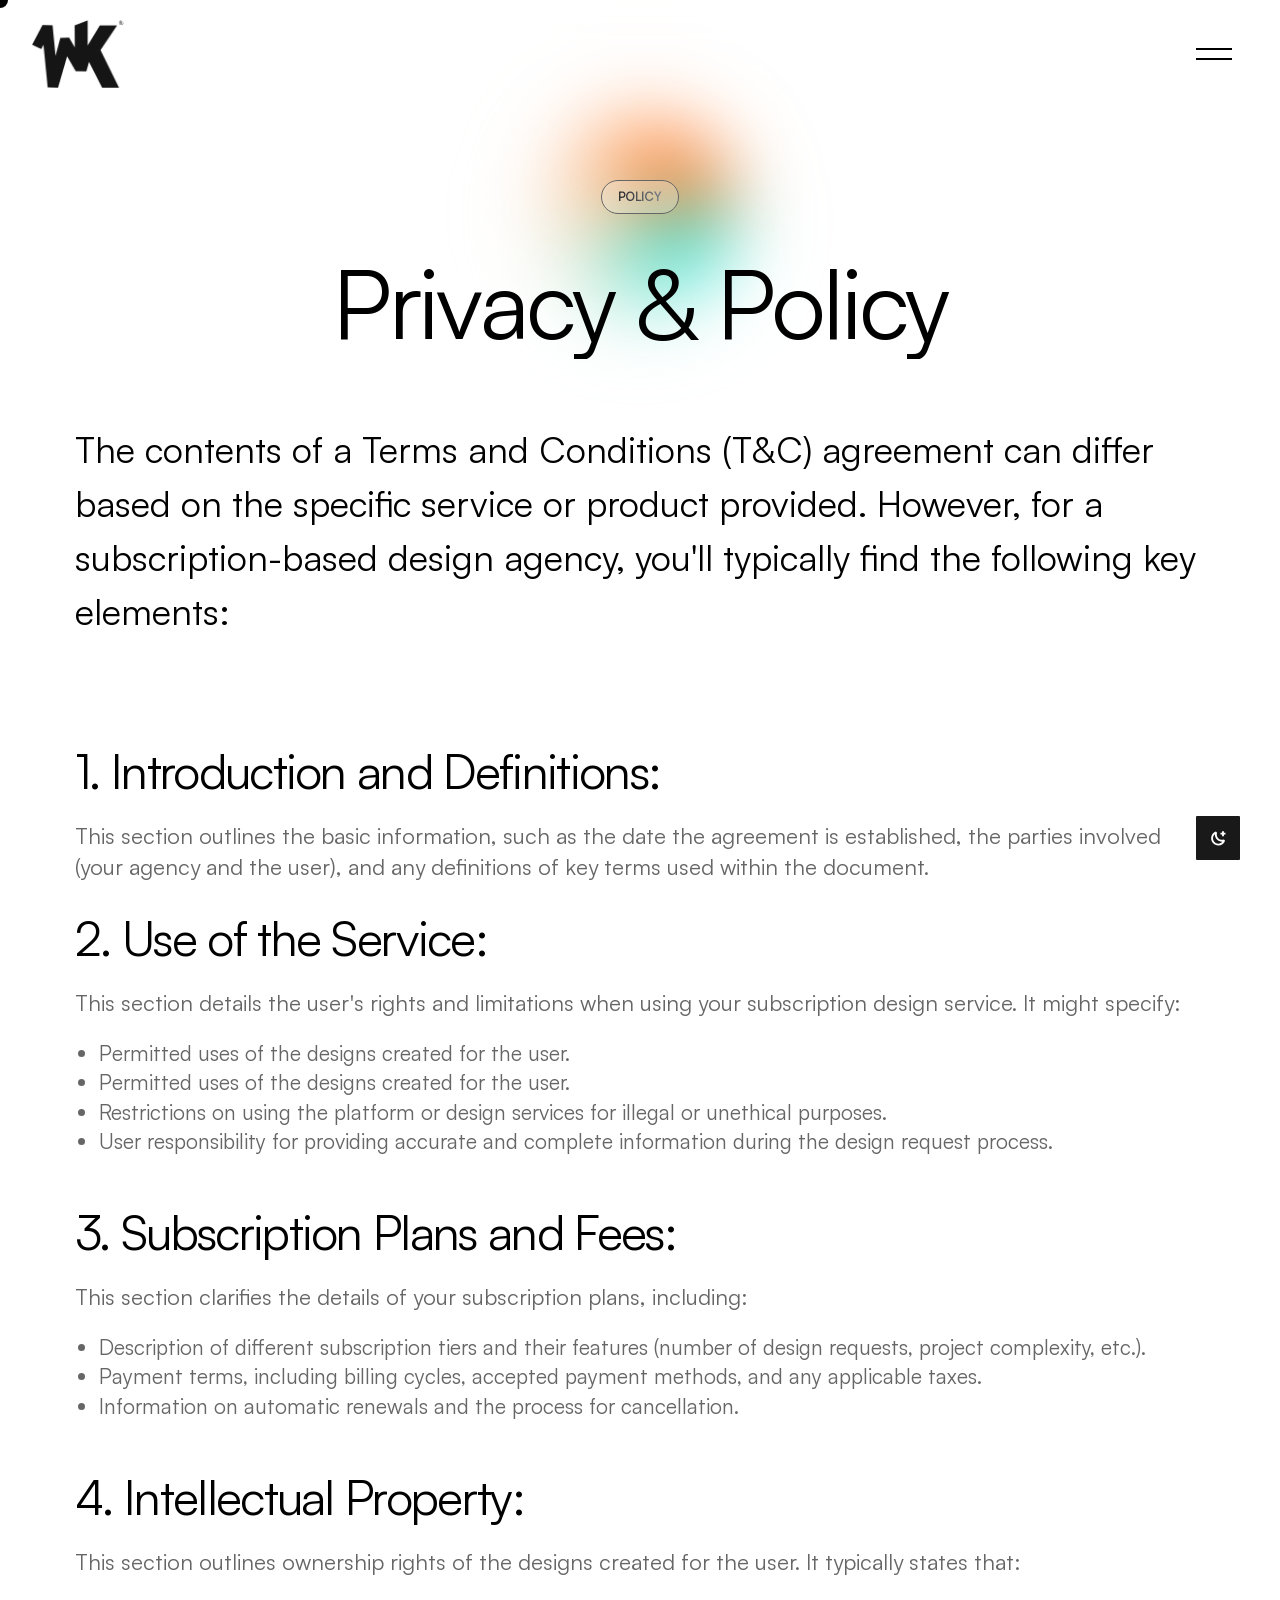
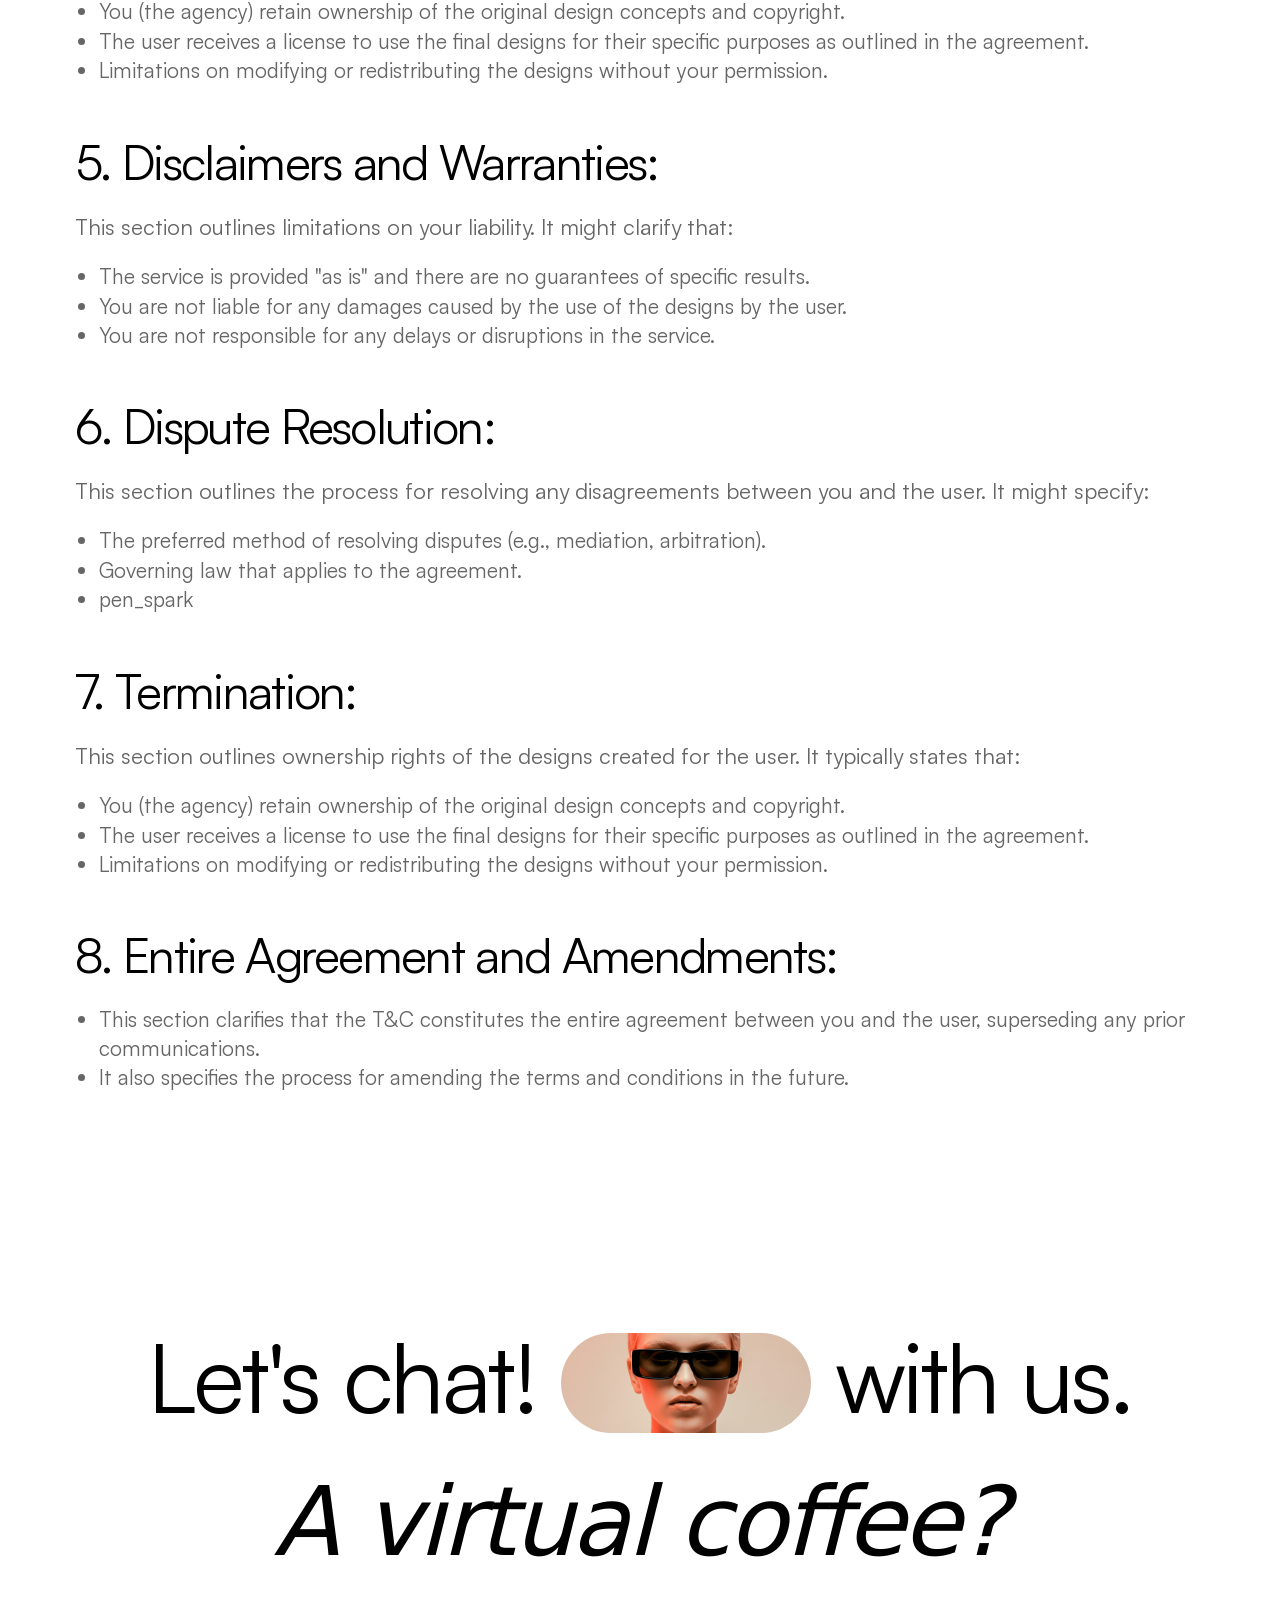
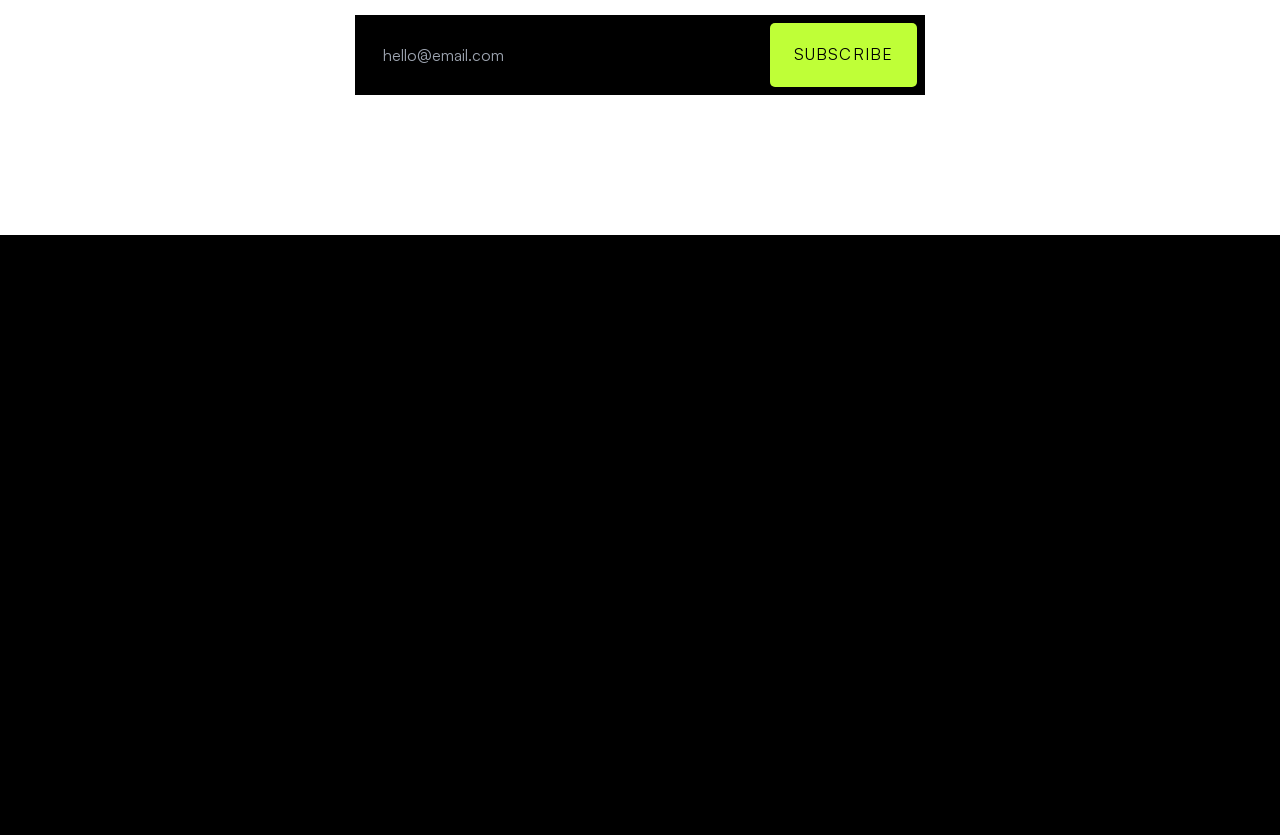
<file: privacy-policy.html>
<!DOCTYPE html>
<html lang="zxx">

<head>
  <meta charset="utf-8" />
  <title>Rivor | Creative Agency Template</title>

  <!--Meta For No Index-->
  <meta name="robots" content="noindex, Nofollow, Noimageindex">
  
  <!-- mobile responsive meta -->
  <meta name="viewport" content="width=device-width, initial-scale=1" />
  <meta name="viewport" content="width=device-width, initial-scale=1, maximum-scale=1" />

  <!-- Stylesheets -->
  <link href="css/main.css" rel="stylesheet" />
  
  <!--Favicon-->
  <link rel="icon" type="image/png" href="images/favicon-96x96.png" sizes="96x96" />
  <link rel="icon" type="image/svg+xml" href="images/favicon.svg" />
  <link rel="shortcut icon" href="images/favicon.ico" />
  <link rel="apple-touch-icon" sizes="180x180" href="images/apple-touch-icon.png" />
  <link rel="manifest" href="images/site.webmanifest" />
</head>
<body >

<header id="header" class="w-full fixed z-[9999]">
  <div
    class="w-full fixed h-[155px] top-0 z-[21] pointer-events-none gradient-shadow"
  >
    <div
      class="absolute inset-0 pointer-events-none"
      style="backdrop-filter: blur(0px); -webkit-backdrop-filter: blur(0px)"
    ></div>
    <div
      class="absolute inset-0 pointer-events-none rounded-[inherit]"
      style="
        mask-image: linear-gradient(
          0deg,
          rgba(255, 255, 255, 0) 0%,
          rgba(255, 255, 255, 1) 16.666666666666664%,
          rgba(255, 255, 255, 1) 33.33333333333333%,
          rgba(255, 255, 255, 0) 50%
        );
        -webkit-mask-image: linear-gradient(
          0deg,
          rgba(255, 255, 255, 0) 0%,
          rgba(255, 255, 255, 1) 16.666666666666664%,
          rgba(255, 255, 255, 1) 33.33333333333333%,
          rgba(255, 255, 255, 0) 50%
        );
        backdrop-filter: blur(-7px);
        -webkit-backdrop-filter: blur(-7px);
      "
    ></div>
    <div
      class="absolute inset-0 pointer-events-none rounded-[inherit]"
      style="
        mask-image: linear-gradient(
          0deg,
          rgba(255, 255, 255, 0) 16.666666666666664%,
          rgba(255, 255, 255, 1) 33.33333333333333%,
          rgba(255, 255, 255, 1) 50%,
          rgba(255, 255, 255, 0) 66.66666666666666%
        );
        -webkit-mask-image: linear-gradient(
          0deg,
          rgba(255, 255, 255, 0) 16.666666666666664%,
          rgba(255, 255, 255, 1) 33.33333333333333%,
          rgba(255, 255, 255, 1) 50%,
          rgba(255, 255, 255, 0) 66.66666666666666%
        );
        backdrop-filter: blur(2px);
        -webkit-backdrop-filter: blur(2px);
      "
    ></div>
    <div
      class="absolute inset-0 pointer-events-none rounded-[inherit]"
      style="
        mask-image: linear-gradient(
          0deg,
          rgba(255, 255, 255, 0) 33.33333333333333%,
          rgba(255, 255, 255, 1) 50%,
          rgba(255, 255, 255, 1) 66.66666666666666%,
          rgba(255, 255, 255, 0) 83.33333333333333%
        );
        -webkit-mask-image: linear-gradient(
          0deg,
          rgba(255, 255, 255, 0) 33.33333333333333%,
          rgba(255, 255, 255, 1) 50%,
          rgba(255, 255, 255, 1) 66.66666666666666%,
          rgba(255, 255, 255, 0) 83.33333333333333%
        );
        backdrop-filter: blur(4px);
        -webkit-backdrop-filter: blur(4px);
      "
    ></div>
    <div
      class="absolute inset-0 pointer-events-none rounded-[inherit]"
      style="
        mask-image: linear-gradient(
          0deg,
          rgba(255, 255, 255, 0) 50%,
          rgba(255, 255, 255, 1) 66.66666666666666%,
          rgba(255, 255, 255, 1) 83.33333333333333%,
          rgba(255, 255, 255, 0) 100%
        );
        -webkit-mask-image: linear-gradient(
          0deg,
          rgba(255, 255, 255, 0) 50%,
          rgba(255, 255, 255, 1) 66.66666666666666%,
          rgba(255, 255, 255, 1) 83.33333333333333%,
          rgba(255, 255, 255, 0) 100%
        );
        backdrop-filter: blur(8px);
        -webkit-backdrop-filter: blur(8px);
      "
    ></div>
    <div
      class="absolute inset-0 pointer-events-none rounded-[inherit]"
      style="
        mask-image: linear-gradient(
          0deg,
          rgba(255, 255, 255, 0) 66.66666666666666%,
          rgba(255, 255, 255, 1) 83.33333333333333%,
          rgba(255, 255, 255, 1) 100%,
          rgba(255, 255, 255, 0) 116.66666666666666%
        );
        -webkit-mask-image: linear-gradient(
          0deg,
          rgba(255, 255, 255, 0) 66.66666666666666%,
          rgba(255, 255, 255, 1) 83.33333333333333%,
          rgba(255, 255, 255, 1) 100%,
          rgba(255, 255, 255, 0) 116.66666666666666%
        );
        backdrop-filter: blur(16px);
        -webkit-backdrop-filter: blur(16px);
      "
    ></div>
  </div>
  <nav class="z-[1000] w-full fixed px-5 sm:px-8 pt-1 sm:pt-5 nav-top">
    <div class="flex justify-between">
      <a href="index.html">
        <img
          class="max-h-[68px] w-auto inline-block dark:hidden"
          src="images/logo.png"
          alt="logo"
        />
        <img
          class="max-h-[68px] w-auto dark:inline-block hidden"
          src="images/logo-white.png"
          alt="logo"
        />
      </a>
      <div class="flex items-center">
        <div
          class="menu-open cursor-pointer relative h-[68px] w-[68px] before:content-[''] before:absolute before:top-[28px] before:left-1/2 before:w-9 before:h-0.5 before:bg-black dark:before:bg-white before:-translate-x-1/2 before:transition-all before:duration-300 after:content-[''] after:absolute after:bottom-[28px] after:left-1/2 after:w-9 after:h-0.5 after:bg-black dark:after:bg-white after:-translate-x-1/2 after:transition-all after:duration-300 hover:before:top-[25px] hover:after:bottom-[25px]"
        ></div>
      </div>
    </div>
  </nav>
</header>
<nav
  data-lenis-prevent="true"
  class="menu fixed right-6 top-0 w-full min-h-screen overflow-y-auto z-[99999] before:content-none md:before:content-[''] before:absolute before:w-[1px] before:h-[calc(100vh-94px)] before:left-[45%] before:top-0 before:bg-white before:bg-opacity-10 opacity-0"
>
  <div
    class="menu-close cursor-pointer sticky top-8 left-[89%] sm:left-[90%] md:left-[93%] lg:left-[94.7%] xl:left-[96.5%] 2xl:left-[96%] h-[40px] w-[40px] text-white"
  >
    <svg
      xmlns="http://www.w3.org/2000/svg"
      x="0px"
      y="0px"
      width="30"
      height="30"
      viewBox="0 0 50 50"
    >
      <path
        d="M 7.71875 6.28125 L 6.28125 7.71875 L 23.5625 25 L 6.28125 42.28125 L 7.71875 43.71875 L 25 26.4375 L 42.28125 43.71875 L 43.71875 42.28125 L 26.4375 25 L 43.71875 7.71875 L 42.28125 6.28125 L 25 23.5625 Z"
        fill="#fff"
      ></path>
    </svg>
  </div>
  <div
    class="menu-wrapper relative max-w-[300px] sm:max-w-[400px] md:max-w-[600px] lg:max-w-[900px] xl:max-w-[1130px] mx-auto pb-4 flex flex-col gap-8 md:gap-16 md:top-20 z-[99999]"
  >
    <ul class="menu-list">
      <li
        class="menu-list-item menu-list-item-anchor "
      >
        <a
          href="#"
          class="text-white text-[28px] md:text-[42px] xl:text-[56px] leading-[70px] xl:leading-[90px] menu-list-item-text"
          >Home</a
        >
        <ul
          class="menu-list-item-dropdown relative md:absolute top-0 w-full md:w-auto h-fit left-0 md:left-[48%]"
        >
          <li>
            <a
              href="index.html"
              class="text-white inline-block pb-1 pl-3 menu-list-item-dropdown-list text-base md:text-lg leading-8 md:leading-[50px] "
              >Homepage 01 -
              <span class="font-instrument italic text-white"
                >Design Agency</span
              ></a
            >
          </li>
          <li>
            <a
              href="homepage-02.html"
              class="text-white inline-block pb-1 pl-3 menu-list-item-dropdown-list text-base md:text-lg leading-8 md:leading-[50px] "
              >Homepage 02 -
              <span class="font-instrument italic text-white"
                >Digital Solutions Agency</span
              ></a
            >
          </li>
          <li>
            <a
              href="homepage-03.html"
              class="text-white inline-block pb-1 pl-3 menu-list-item-dropdown-list text-base md:text-lg leading-8 md:leading-[50px] "
              >Homepage 03 -
              <span class="font-instrument italic text-white"
                >Portfolio</span
              ></a
            >
          </li>
          <li>
            <a
              href="homepage-04.html"
              class="text-white inline-block pb-1 pl-3 menu-list-item-dropdown-list text-base md:text-lg leading-8 md:leading-[50px] "
              >Homepage 04 -
              <span class="font-instrument italic text-white"
                >Photography Studio</span
              ></a
            >
          </li>

          <li>
            <a
              href="homepage-05.html"
              class="text-white inline-block pb-1 pl-3 menu-list-item-dropdown-list text-base md:text-lg leading-8 md:leading-[50px] "
              >Homepage 05 -
              <span class="font-instrument italic text-white"
                >SEO Agency</span
              ></a
            >
          </li>
          <li>
            <a
              href="homepage-06.html"
              class="text-white inline-block pb-1 pl-3 menu-list-item-dropdown-list text-base md:text-lg leading-8 md:leading-[50px] "
              >Homepage 06 -
              <span class="font-instrument italic text-white">
                Creative Agency</span
              ></a
            >
          </li>
          <li>
            <a
              href="homepage-07.html"
              class="text-white inline-block pb-1 pl-3 menu-list-item-dropdown-list text-base md:text-lg leading-8 md:leading-[50px] "
              >Homepage 07 -
              <span class="font-instrument italic text-white"
                >Design Studio</span
              ></a
            >
          </li>
          <li>
            <a
              href="homepage-08.html"
              class="text-white inline-block pb-1 pl-3 menu-list-item-dropdown-list text-base md:text-lg leading-8 md:leading-[50px] "
              >Homepage 08 -
              <span class="font-instrument italic text-white"
                >Business Solutions</span
              ></a
            >
          </li>
          <li>
            <a
              href="homepage-09.html"
              class="text-white inline-block pb-1 pl-3 menu-list-item-dropdown-list text-base md:text-lg leading-8 md:leading-[50px] "
              >Homepage 09 -
              <span class="font-instrument italic text-white"
                >Personal Branding
              </span></a
            >
          </li>
          <li>
            <a
              href="homepage-10.html"
              class="text-white inline-block pb-1 pl-3 menu-list-item-dropdown-list text-base md:text-lg leading-8 md:leading-[50px] "
              >Homepage 10 -
              <span class="font-instrument italic text-white"
                >Full-Service Agency</span
              ></a
            >
          </li>
        </ul>
      </li>
      <li
        class="menu-list-item menu-list-item-anchor "
      >
        <a
          href="#"
          class="text-white text-[28px] md:text-[42px] xl:text-[56px] leading-[70px] xl:leading-[90px] menu-list-item-text"
          >About</a
        >
        <ul
          class="menu-list-item-dropdown relative md:absolute top-0 w-full md:w-auto h-fit left-0 md:left-[48%]"
        >
          <li>
            <a
              href="about.html"
              class="text-white inline-block pb-1 pl-3 menu-list-item-dropdown-list text-base md:text-lg leading-8 md:leading-[50px] "
              >About
            </a>
          </li>
          <li>
            <a
              href="about-02.html"
              class="text-white inline-block pb-1 pl-3 menu-list-item-dropdown-list text-base md:text-lg leading-8 md:leading-[50px] "
              >About 02</a
            >
          </li>
        </ul>
      </li>
      <li
        class="menu-list-item menu-list-item-anchor w-full "
      >
        <a
          href="#"
          class="text-white text-[28px] md:text-[42px] xl:text-[56px] leading-[70px] xl:leading-[90px] menu-list-item-text"
          >Services</a
        >
        <ul
          class="menu-list-item-dropdown relative md:absolute top-0 w-full md:w-auto h-fit left-0 md:left-[48%]"
        >
          <li>
            <a
              href="services.html"
              class="text-white inline-block pb-1 pl-3 menu-list-item-dropdown-list text-base md:text-lg leading-8 md:leading-[50px] "
              >Services
            </a>
          </li>
          <li>
            <a
              href="services-details.html"
              class="text-white inline-block pb-1 pl-3 menu-list-item-dropdown-list text-base md:text-lg leading-8 md:leading-[50px] "
              >Services Details
            </a>
          </li>
        </ul>
      </li>
      <li
        class="menu-list-item menu-list-item-anchor w-full "
      >
        <a
          href="#"
          class="text-white text-[28px] md:text-[42px] xl:text-[56px] leading-[70px] xl:leading-[90px] menu-list-item-text"
          >Blog</a
        >
        <ul
          class="menu-list-item-dropdown relative md:absolute top-0 w-full md:w-auto h-fit left-0 md:left-[48%]"
        >
          <li>
            <a
              href="blog.html"
              class="text-white inline-block pb-1 pl-3 menu-list-item-dropdown-list text-base md:text-lg leading-8 md:leading-[50px] "
              >Blog
            </a>
          </li>
          <li>
            <a
              href="blog-02.html"
              class="text-white inline-block pb-1 pl-3 menu-list-item-dropdown-list text-base md:text-lg leading-8 md:leading-[50px] "
              >Blog 02
            </a>
          </li>
          <li>
            <a
              href="blog-details.html"
              class="text-white inline-block pb-1 pl-3 menu-list-item-dropdown-list text-base md:text-lg leading-8 md:leading-[50px] "
              >Blog Details
            </a>
          </li>
        </ul>
      </li>
      <li
        class="menu-list-item menu-list-item-anchor w-full "
      >
        <a
          href="#"
          class="text-white text-[28px] md:text-[42px] xl:text-[56px] leading-[70px] xl:leading-[90px] menu-list-item-text"
          >Projects</a
        >
        <ul
          class="menu-list-item-dropdown relative md:absolute top-0 w-full md:w-auto h-fit left-0 md:left-[48%]"
        >
          <li>
            <a
              href="project.html"
              class="text-white inline-block pb-1 pl-3 menu-list-item-dropdown-list text-base md:text-lg leading-8 md:leading-[50px] "
              >Project
            </a>
          </li>
          <li>
            <a
              href="project-02.html"
              class="text-white inline-block pb-1 pl-3 menu-list-item-dropdown-list text-base md:text-lg leading-8 md:leading-[50px] "
              >Project 02
            </a>
          </li>
          <li>
            <a
              href="project-03.html"
              class="text-white inline-block pb-1 pl-3 menu-list-item-dropdown-list text-base md:text-lg leading-8 md:leading-[50px] "
              >Project 03
            </a>
          </li>
          <li>
            <a
              href="project-details.html"
              class="text-white inline-block pb-1 pl-3 menu-list-item-dropdown-list text-base md:text-lg leading-8 md:leading-[50px] "
              >Project Details
            </a>
          </li>
          <li>
            <a
              href="project-details-02.html"
              class="text-white inline-block pb-1 pl-3 menu-list-item-dropdown-list text-base md:text-lg leading-8 md:leading-[50px] "
              >Project Details 02
            </a>
          </li>
        </ul>
      </li>
    </ul>
  </div>
  <div
    class="menu-footer max-lg:hidden lg:block fixed bottom-0 w-full border-t border-white border-opacity-10"
  >
    <div
      class="menu-footer-content max-w-[300px] sm:max-w-[400px] md:max-w-[600px] lg:max-w-[900px] xl:max-w-[1130px] flex justify-between mx-auto py-8 flex-col md:flex-row"
    >
      <p class="text-sm w-full md:w-auto mb-4 md:mb-0">
        2261 Market Street #5039 San Francisco, CA 94114
      </p>
      <div class="flex gap-6">
        <span>
          <a href="https://www.facebook.com/staticmania">
            <svg
              xmlns="http://www.w3.org/2000/svg"
              width="23"
              height="23"
              viewBox="0 0 20 20"
              fill="none"
              class="stroke-[#565656] hover:stroke-white duration-200"
            >
              <path
                d="M10 17.5C14.1421 17.5 17.5 14.1421 17.5 10C17.5 5.85786 14.1421 2.5 10 2.5C5.85786 2.5 2.5 5.85786 2.5 10C2.5 14.1421 5.85786 17.5 10 17.5Z"
                stroke-linecap="round"
                stroke-linejoin="round"
              />
              <path
                d="M13.125 6.875H11.875C11.3777 6.875 10.9008 7.07254 10.5492 7.42418C10.1975 7.77581 10 8.25272 10 8.75V17.5"
                stroke-linecap="round"
                stroke-linejoin="round"
              />
              <path
                d="M7.5 11.25H12.5"
                stroke-linecap="round"
                stroke-linejoin="round"
              />
            </svg>
          </a>
        </span>
        <span>
          <a href="https://www.youtube.com/channel/UCAaNCn1kzI1fXD4-fPD157Q">
            <svg
              xmlns="http://www.w3.org/2000/svg"
              class="stroke-[#565656] hover:stroke-white duration-200"
              width="23"
              height="23"
              viewBox="0 0 20 20"
              fill="none"
            >
              <path
                d="M12.5 10L8.75 7.5V12.5L12.5 10Z"
                stroke-linecap="round"
                stroke-linejoin="round"
              />
              <path
                d="M1.875 9.99998C1.875 12.3246 2.11517 13.6886 2.29774 14.3896C2.34654 14.581 2.44026 14.7581 2.57114 14.9061C2.70201 15.0541 2.86627 15.1688 3.0503 15.2407C5.66569 16.2457 10 16.2181 10 16.2181C10 16.2181 14.3343 16.2457 16.9497 15.2407C17.1337 15.1688 17.298 15.0541 17.4288 14.9061C17.5597 14.7581 17.6534 14.581 17.7022 14.3896C17.8848 13.6886 18.125 12.3246 18.125 9.99998C18.125 7.67533 17.8848 6.3114 17.7023 5.6104C17.6535 5.41894 17.5597 5.24188 17.4289 5.09386C17.298 4.94585 17.1337 4.83115 16.9497 4.75927C14.3343 3.75422 10 3.78181 10 3.78181C10 3.78181 5.66574 3.75422 3.05033 4.75926C2.86629 4.83114 2.70203 4.94584 2.57116 5.09385C2.44029 5.24186 2.34656 5.41893 2.29776 5.61038C2.11518 6.31138 1.875 7.67533 1.875 9.99998Z"
                stroke-linecap="round"
                stroke-linejoin="round"
              />
            </svg>
          </a>
        </span>
        <span>
          <a href="https://www.instagram.com/staticmania">
            <svg
              xmlns="http://www.w3.org/2000/svg"
              class="stroke-[#565656] hover:stroke-white duration-200"
              width="23"
              height="23"
              viewBox="0 0 20 20"
              fill="none"
            >
              <path
                d="M10 13.125C11.7259 13.125 13.125 11.7259 13.125 10C13.125 8.27411 11.7259 6.875 10 6.875C8.27411 6.875 6.875 8.27411 6.875 10C6.875 11.7259 8.27411 13.125 10 13.125Z"
                stroke-miterlimit="10"
              />
              <path
                d="M13.4375 2.8125H6.5625C4.49143 2.8125 2.8125 4.49143 2.8125 6.5625V13.4375C2.8125 15.5086 4.49143 17.1875 6.5625 17.1875H13.4375C15.5086 17.1875 17.1875 15.5086 17.1875 13.4375V6.5625C17.1875 4.49143 15.5086 2.8125 13.4375 2.8125Z"
                stroke-linecap="round"
                stroke-linejoin="round"
              />
              <path
                d="M14.0625 6.875C14.5803 6.875 15 6.45527 15 5.9375C15 5.41973 14.5803 5 14.0625 5C13.5447 5 13.125 5.41973 13.125 5.9375C13.125 6.45527 13.5447 6.875 14.0625 6.875Z"
                fill="#565656"
              />
            </svg>
          </a>
        </span>
        <span>
          <a href="https://dribbble.com/staticmania/">
            <svg
              xmlns="http://www.w3.org/2000/svg"
              class="stroke-[#565656] hover:stroke-white duration-200"
              width="23"
              height="23"
              viewBox="0 0 20 20"
              fill="none"
            >
              <path
                d="M10 17.5C14.1421 17.5 17.5 14.1421 17.5 10C17.5 5.85786 14.1421 2.5 10 2.5C5.85786 2.5 2.5 5.85786 2.5 10C2.5 14.1421 5.85786 17.5 10 17.5Z"
                stroke-linecap="round"
                stroke-linejoin="round"
              />
              <path
                d="M5.55078 16.037C6.66328 14.1939 8.23315 12.6697 10.1082 11.6119C11.9832 10.5542 14.0997 9.99896 16.2524 10C16.6741 10 17.0905 10.0206 17.5017 10.0616"
                stroke-linecap="round"
                stroke-linejoin="round"
              />
              <path
                d="M14.6894 4.14795C13.5183 5.58738 12.0409 6.74742 10.3647 7.54356C8.68846 8.3397 6.85577 8.75188 5.00011 8.75007C4.20969 8.75045 3.42101 8.67625 2.64453 8.52846"
                stroke-linecap="round"
                stroke-linejoin="round"
              />
              <path
                d="M6.71484 3.25684C8.59445 4.35971 10.1529 5.93502 11.2355 7.82638C12.3181 9.71775 12.8871 11.8594 12.8861 14.0387C12.8869 15.0598 12.7627 16.0771 12.5165 17.0681"
                stroke-linecap="round"
                stroke-linejoin="round"
              />
            </svg>
          </a>
        </span>
        <span>
          <a href="https://www.figma.com/@staticmania">
            <svg
              xmlns="http://www.w3.org/2000/svg"
              class="stroke-[#565656] hover:stroke-white duration-200"
              width="23"
              height="23"
              viewBox="0 0 20 20"
              fill="none"
            >
              <path
                d="M12.6562 12.6562C14.1233 12.6562 15.3125 11.467 15.3125 10C15.3125 8.53299 14.1233 7.34375 12.6562 7.34375C11.1892 7.34375 10 8.53299 10 10C10 11.467 11.1892 12.6562 12.6562 12.6562Z"
                stroke-linecap="round"
                stroke-linejoin="round"
              />
              <path
                d="M10 7.34368V2.03125H7.34375C6.63927 2.03125 5.96364 2.3111 5.4655 2.80925C4.96735 3.30739 4.6875 3.98302 4.6875 4.6875C4.6875 5.39198 4.96735 6.06761 5.4655 6.56575C5.96364 7.0639 6.63927 7.34375 7.34375 7.34375L10 7.34368Z"
                stroke-linecap="round"
                stroke-linejoin="round"
              />
              <path
                d="M10 12.6562V7.34375H7.34375C6.63927 7.34375 5.96364 7.6236 5.4655 8.12175C4.96735 8.61989 4.6875 9.29552 4.6875 10C4.6875 10.7045 4.96735 11.3801 5.4655 11.8783C5.96364 12.3764 6.63927 12.6562 7.34375 12.6562L10 12.6562Z"
                stroke-linecap="round"
                stroke-linejoin="round"
              />
              <path
                d="M10 7.34368V2.03125H12.6562C13.3607 2.03125 14.0364 2.3111 14.5345 2.80925C15.0326 3.30739 15.3125 3.98302 15.3125 4.6875C15.3125 5.39198 15.0326 6.06761 14.5345 6.56575C14.0364 7.0639 13.3607 7.34375 12.6562 7.34375L10 7.34368Z"
                stroke-linecap="round"
                stroke-linejoin="round"
              />
              <path
                d="M10 12.6562V15.3125C10 15.8379 9.84423 16.3515 9.55236 16.7883C9.26049 17.2251 8.84564 17.5656 8.36028 17.7666C7.87491 17.9677 7.34083 18.0203 6.82556 17.9178C6.3103 17.8153 5.837 17.5623 5.46551 17.1908C5.09402 16.8194 4.84104 16.3461 4.73854 15.8308C4.63605 15.3155 4.68865 14.7814 4.88969 14.2961C5.09074 13.8107 5.4312 13.3959 5.86801 13.104C6.30483 12.8121 6.81839 12.6563 7.34375 12.6563L10 12.6562Z"
                stroke-linecap="round"
                stroke-linejoin="round"
              />
            </svg>
          </a>
        </span>
        <span>
          <a href="https://discord.gg/fSxDJyvJmr">
            <svg
              xmlns="http://www.w3.org/2000/svg"
              class="stroke-[#565656] hover:stroke-white duration-200"
              width="23"
              height="23"
              viewBox="0 0 20 20"
              fill="none"
            >
              <path
                d="M7.5 12.1875C8.01777 12.1875 8.4375 11.7678 8.4375 11.25C8.4375 10.7322 8.01777 10.3125 7.5 10.3125C6.98223 10.3125 6.5625 10.7322 6.5625 11.25C6.5625 11.7678 6.98223 12.1875 7.5 12.1875Z"
                fill="#565656"
              />
              <path
                d="M12.5 12.1875C13.0178 12.1875 13.4375 11.7678 13.4375 11.25C13.4375 10.7322 13.0178 10.3125 12.5 10.3125C11.9822 10.3125 11.5625 10.7322 11.5625 11.25C11.5625 11.7678 11.9822 12.1875 12.5 12.1875Z"
                fill="#565656"
              />
              <path
                d="M5.8125 6.24985C7.16746 5.82575 8.58012 5.6149 9.99987 5.62485C11.4196 5.6149 12.8322 5.82575 14.1872 6.24983"
                stroke-linecap="round"
                stroke-linejoin="round"
              />
              <path
                d="M14.1871 13.75C12.8322 14.1741 11.4195 14.3849 9.99981 14.375C8.58008 14.3849 7.16744 14.1741 5.8125 13.75"
                stroke-linecap="round"
                stroke-linejoin="round"
              />
              <path
                d="M12.1148 14.2255L13.0542 16.1044C13.1168 16.2306 13.2204 16.3319 13.348 16.3916C13.4756 16.4513 13.6196 16.466 13.7567 16.4333C15.6737 15.9646 17.3264 15.1474 18.5301 14.1012C18.622 14.0221 18.6892 13.9182 18.7234 13.802C18.7577 13.6857 18.7576 13.562 18.7232 13.4457L16.069 4.59837C16.0422 4.50915 15.9959 4.42704 15.9334 4.35799C15.8708 4.28894 15.7937 4.2347 15.7076 4.19922C14.9577 3.89221 14.1822 3.65213 13.39 3.48181C13.2391 3.44873 13.0813 3.47261 12.9469 3.54884C12.8125 3.62508 12.711 3.74829 12.662 3.89481L12.0391 5.76353"
                stroke-linecap="round"
                stroke-linejoin="round"
              />
              <path
                d="M7.88822 14.2255L6.94874 16.1044C6.88614 16.2306 6.78258 16.3319 6.65499 16.3916C6.5274 16.4513 6.38332 16.466 6.2463 16.4333C4.32922 15.9646 2.67656 15.1474 1.47286 14.1012C1.38094 14.0222 1.31381 13.9182 1.27955 13.802C1.24529 13.6857 1.24536 13.562 1.27974 13.4457L3.93395 4.59836C3.96074 4.50915 4.00709 4.42703 4.06961 4.35798C4.13214 4.28894 4.20927 4.2347 4.29539 4.19921C5.04524 3.8922 5.82077 3.65213 6.61293 3.48181C6.76385 3.44873 6.92168 3.47261 7.05607 3.54884C7.19046 3.62508 7.29194 3.74829 7.34099 3.89481L7.9639 5.76353"
                stroke-linecap="round"
                stroke-linejoin="round"
              />
              <path
                d="M7.5 12.1875C8.01777 12.1875 8.4375 11.7678 8.4375 11.25C8.4375 10.7322 8.01777 10.3125 7.5 10.3125C6.98223 10.3125 6.5625 10.7322 6.5625 11.25C6.5625 11.7678 6.98223 12.1875 7.5 12.1875Z"
                fill="#565656"
              />
              <path
                d="M12.5 12.1875C13.0178 12.1875 13.4375 11.7678 13.4375 11.25C13.4375 10.7322 13.0178 10.3125 12.5 10.3125C11.9822 10.3125 11.5625 10.7322 11.5625 11.25C11.5625 11.7678 11.9822 12.1875 12.5 12.1875Z"
                fill="#565656"
              />
              <path
                d="M5.8125 6.24985C7.16746 5.82575 8.58012 5.6149 9.99987 5.62485C11.4196 5.6149 12.8322 5.82575 14.1872 6.24983"
                stroke-linecap="round"
                stroke-linejoin="round"
              />
              <path
                d="M14.1871 13.75C12.8322 14.1741 11.4195 14.3849 9.99981 14.375C8.58008 14.3849 7.16744 14.1741 5.8125 13.75"
                stroke-linecap="round"
                stroke-linejoin="round"
              />
              <path
                d="M12.1148 14.2255L13.0542 16.1044C13.1168 16.2306 13.2204 16.3319 13.348 16.3916C13.4756 16.4513 13.6196 16.466 13.7567 16.4333C15.6737 15.9646 17.3264 15.1474 18.5301 14.1012C18.622 14.0221 18.6892 13.9182 18.7234 13.802C18.7577 13.6857 18.7576 13.562 18.7232 13.4457L16.069 4.59837C16.0422 4.50915 15.9959 4.42704 15.9334 4.35799C15.8708 4.28894 15.7937 4.2347 15.7076 4.19922C14.9577 3.89221 14.1822 3.65213 13.39 3.48181C13.2391 3.44873 13.0813 3.47261 12.9469 3.54884C12.8125 3.62508 12.711 3.74829 12.662 3.89481L12.0391 5.76353"
                stroke-linecap="round"
                stroke-linejoin="round"
              />
              <path
                d="M7.88822 14.2255L6.94874 16.1044C6.88614 16.2306 6.78258 16.3319 6.65499 16.3916C6.5274 16.4513 6.38332 16.466 6.2463 16.4333C4.32922 15.9646 2.67656 15.1474 1.47286 14.1012C1.38094 14.0222 1.31381 13.9182 1.27955 13.802C1.24529 13.6857 1.24536 13.562 1.27974 13.4457L3.93395 4.59836C3.96074 4.50915 4.00709 4.42703 4.06961 4.35798C4.13214 4.28894 4.20927 4.2347 4.29539 4.19921C5.04524 3.8922 5.82077 3.65213 6.61293 3.48181C6.76385 3.44873 6.92168 3.47261 7.05607 3.54884C7.19046 3.62508 7.29194 3.74829 7.34099 3.89481L7.9639 5.76353"
                stroke-linecap="round"
                stroke-linejoin="round"
              />
            </svg>
          </a>
        </span>
        <span>
          <a href="https://www.linkedin.com/company/staticmania/">
            <svg
              xmlns="http://www.w3.org/2000/svg"
              class="stroke-[#565656] hover:stroke-white duration-200"
              width="23"
              height="23"
              viewBox="0 0 20 20"
              fill="none"
            >
              <path
                d="M16.25 3.125H3.75C3.40482 3.125 3.125 3.40482 3.125 3.75V16.25C3.125 16.5952 3.40482 16.875 3.75 16.875H16.25C16.5952 16.875 16.875 16.5952 16.875 16.25V3.75C16.875 3.40482 16.5952 3.125 16.25 3.125Z"
                stroke-linecap="round"
                stroke-linejoin="round"
              />
              <path
                d="M9.375 8.75V13.75"
                stroke-linecap="round"
                stroke-linejoin="round"
              />
              <path
                d="M6.875 8.75V13.75"
                stroke-linecap="round"
                stroke-linejoin="round"
              />
              <path
                d="M9.375 10.9375C9.375 10.3573 9.60547 9.80094 10.0157 9.3907C10.4259 8.98047 10.9823 8.75 11.5625 8.75C12.1427 8.75 12.6991 8.98047 13.1093 9.3907C13.5195 9.80094 13.75 10.3573 13.75 10.9375V13.75"
                stroke-linecap="round"
                stroke-linejoin="round"
              />
              <path
                d="M6.875 7.1875C7.39277 7.1875 7.8125 6.76777 7.8125 6.25C7.8125 5.73223 7.39277 5.3125 6.875 5.3125C6.35723 5.3125 5.9375 5.73223 5.9375 6.25C5.9375 6.76777 6.35723 7.1875 6.875 7.1875Z"
                fill="#565656"
              />
            </svg>
          </a>
        </span>
      </div>
    </div>
  </div>
</nav>
<div
  class="menu-overflow fixed z-[9999] bg-[rgba(10,10,10,0.95)] bg-opacity-60 backdrop-blur-[25px] w-full h-full pointer-events-none"
></div>

<!-- Cursor Pointer -->
<div class="pointer"></div>

<!-- Dark Mode toggle -->
<div class="toggle-button fixed right-10 bottom-10 z-[1000]">
  <button
    id="theme-toggle"
    type="button"
    class="text-secondary bg-black/90 dark:bg-white/90 rounded-[1px] backdrop-blur-xl dark:text-white focus:outline-none focus:ring-0 focus:ring-gray-200 w-[44px] h-[44px] flex justify-center items-center"
  >
    <svg
      data-testid="geist-icon"
      id="theme-toggle-dark-icon"
      class="hidden w-5 h-5"
      fill="#fff"
      stroke-linejoin="round"
      viewBox="0 0 16 16"
    >
      <path
        fill-rule="evenodd"
        clip-rule="evenodd"
        d="M10.5 0.25V1V1.5H11L11.75 1.5V3H11H10.5V3.5V4.25H9V3.5V3H8.5H7.75V1.5H8.5H9V1V0.25H10.5ZM3.25514 2.75496C2.33413 3.53491 1.75 4.69972 1.75 6C1.75 8.34721 3.65279 10.25 6 10.25C7.30029 10.25 8.4651 9.66587 9.24505 8.74485C9.16377 8.74827 9.08207 8.74999 9 8.74999C5.82436 8.74999 3.25 6.17563 3.25 2.99999C3.25 2.91792 3.25172 2.83623 3.25514 2.75496ZM0.25 6C0.25 3.51072 1.83142 1.39271 4.042 0.592193L5.00256 1.55275C4.83933 2.00347 4.75 2.49047 4.75 2.99999C4.75 5.3472 6.65279 7.24999 9 7.24999C9.50953 7.24999 9.99653 7.16065 10.4473 6.99743L11.4078 7.95798C10.6073 10.1686 8.48929 11.75 6 11.75C2.82436 11.75 0.25 9.17564 0.25 6Z"
        fill="#fff"
        transform="translate(2.25, 2.25)"
      ></path>
    </svg>
    <svg
      id="theme-toggle-light-icon"
      class="hidden w-5 h-5"
      fill="#000"
      viewBox="0 0 16 16"
      data-testid="geist-icon"
      stroke-linejoin="round"
    >
      <path
        fill-rule="evenodd"
        clip-rule="evenodd"
        d="M7.75 1V0.25H6.25V1V1.25V2H7.75V1.25V1ZM7 9C8.10457 9 9 8.10457 9 7C9 5.89543 8.10457 5 7 5C5.89543 5 5 5.89543 5 7C5 8.10457 5.89543 9 7 9ZM7 10.5C8.933 10.5 10.5 8.933 10.5 7C10.5 5.067 8.933 3.5 7 3.5C5.067 3.5 3.5 5.067 3.5 7C3.5 8.933 5.067 10.5 7 10.5ZM7.75 12V12.75V13V13.75H6.25V13V12.75V12H7.75ZM12 6.25H12.75H13H13.75V7.75H13H12.75H12V6.25ZM1 6.25H0.25V7.75H1H1.25H2V6.25H1.25H1ZM10.0052 2.93414L10.5355 2.40381L10.7123 2.22703L11.2426 1.6967L12.3033 2.75736L11.773 3.28769L11.5962 3.46447L11.0659 3.9948L10.0052 2.93414ZM2.22703 10.7123L1.6967 11.2426L2.75736 12.3033L3.28769 11.773L3.46447 11.5962L3.9948 11.0659L2.93414 10.0052L2.40381 10.5355L2.22703 10.7123ZM2.93414 3.9948L2.40381 3.46447L2.22703 3.28769L1.6967 2.75736L2.75736 1.6967L3.28769 2.22703L3.46447 2.40381L3.9948 2.93414L2.93414 3.9948ZM10.7123 11.773L11.2426 12.3033L12.3033 11.2426L11.773 10.7123L11.5962 10.5355L11.0659 10.0052L10.0052 11.0659L10.5355 11.5962L10.7123 11.773Z"
        fill="#000"
        transform="translate(1.25, 1.25)"
      ></path>
    </svg>
  </button>
</div>


<main class="lg:mb-[600px] relative z-10 bg-backgroundBody dark:bg-dark">
<!--=====================================
   Privacy Policy Header Section
======================================-->
<section
  class="pt-32 md:pt-36 lg:pt-[180px] pb-12 lg:pb-16 2xl:pb-[135px] relative overflow-hidden"
>
  <!-- Gradient Background Wrapper -->
  <div
    id="hero-gradient-wrapper"
    class="absolute w-[44%] lg:w-[40%] h-[44%] lg:h-[40%] top-1/2 left-1/2 -translate-y-1/2 -translate-x-1/2 -z-10 blur-[60px] md:scale-[0.7]"
  >
    <!-- Gradient Background Image: Positioned centrally with responsive sizing -->
    <img
      src="images/hero-gradient-background.png"
      alt="hero-gradient-background"
      id="hero-gradient"
      class="absolute left-1/2 top-1/2 -translate-x-1/2 -translate-y-1/2"
    />
  </div>

  <!-- Header Content Container -->
  <div class="container text-center reveal-me">
    <!-- Badge Component -->
    <div class="rv-badge mb-4 md:mb-8">
      <span class="rv-badge-text">Policy</span>
    </div>

    <!-- Main Title -->
    <h1 class="dark:text-white">Privacy & Policy</h1>
  </div>
</section>


<!--=====================================
   Terms and Conditions Section
======================================-->
<section class="pb-14 md:pb-16 lg:pb-[88px] xl:pb-[100px]">
  <div class="container">
    <!-- Introduction Header -->
    <h2
      class="text-[25px] md:text-4xl md:leading-[1.5] mb-12 md:mb-24 reveal-me"
    >
      The contents of a Terms and Conditions (T&C) agreement can differ based on
      the specific service or product provided. However, for a
      subscription-based design agency, you'll typically find the following key
      elements:
    </h2>

    <!-- Terms Content Body -->
    <div class="blog-details-body">
      <!-- 1. Introduction and Definitions -->
      <div class="reveal-me">
        <h3>1. Introduction and Definitions:</h3>
        <p>
          This section outlines the basic information, such as the date the
          agreement is established, the parties involved (your agency and the
          user), and any definitions of key terms used within the document.
        </p>
      </div>

      <!-- 2. Use of Service -->
      <div class="reveal-me">
        <h3>2. Use of the Service:</h3>
        <p>
          This section details the user's rights and limitations when using your
          subscription design service. It might specify:
        </p>
        <ul>
          <li>Permitted uses of the designs created for the user.</li>
          <li>Permitted uses of the designs created for the user.</li>
          <li>
            Restrictions on using the platform or design services for illegal or
            unethical purposes.
          </li>
          <li>
            User responsibility for providing accurate and complete information
            during the design request process.
          </li>
        </ul>
      </div>

      <!-- 3. Subscription Plans -->
      <div class="reveal-me">
        <h3>3. Subscription Plans and Fees:</h3>
        <p>
          This section clarifies the details of your subscription plans,
          including:
        </p>
        <ul>
          <li>
            Description of different subscription tiers and their features
            (number of design requests, project complexity, etc.).
          </li>
          <li>
            Payment terms, including billing cycles, accepted payment methods,
            and any applicable taxes.
          </li>
          <li>
            Information on automatic renewals and the process for cancellation.
          </li>
        </ul>
      </div>

      <!-- 4. Intellectual Property -->
      <div class="reveal-me">
        <h3>4. Intellectual Property:</h3>
        <p>
          This section outlines ownership rights of the designs created for the
          user. It typically states that:
        </p>
        <ul>
          <li>
            You (the agency) retain ownership of the original design concepts
            and copyright.
          </li>
          <li>
            The user receives a license to use the final designs for their
            specific purposes as outlined in the agreement.
          </li>
          <li>
            Limitations on modifying or redistributing the designs without your
            permission.
          </li>
        </ul>
      </div>

      <!-- 5. Disclaimers -->
      <div class="reveal-me">
        <h3>5. Disclaimers and Warranties:</h3>
        <p>
          This section outlines limitations on your liability. It might clarify
          that:
        </p>
        <ul>
          <li>
            The service is provided "as is" and there are no guarantees of
            specific results.
          </li>
          <li>
            You are not liable for any damages caused by the use of the designs
            by the user.
          </li>
          <li>
            You are not responsible for any delays or disruptions in the
            service.
          </li>
        </ul>
      </div>

      <!-- 6. Dispute Resolution -->
      <div class="reveal-me">
        <h3>6. Dispute Resolution:</h3>
        <p>
          This section outlines the process for resolving any disagreements
          between you and the user. It might specify:
        </p>
        <ul>
          <li>
            The preferred method of resolving disputes (e.g., mediation,
            arbitration).
          </li>
          <li>Governing law that applies to the agreement.</li>
          <li>pen_spark</li>
        </ul>
      </div>

      <!-- 7. Termination -->
      <div class="reveal-me">
        <h3>7. Termination:</h3>
        <p>
          This section outlines ownership rights of the designs created for the
          user. It typically states that:
        </p>
        <ul>
          <li>
            You (the agency) retain ownership of the original design concepts
            and copyright.
          </li>
          <li>
            The user receives a license to use the final designs for their
            specific purposes as outlined in the agreement.
          </li>
          <li>
            Limitations on modifying or redistributing the designs without your
            permission.
          </li>
        </ul>
      </div>

      <!-- 8. Entire Agreement -->
      <div class="reveal-me">
        <h3>8. Entire Agreement and Amendments:</h3>
        <ul>
          <li>
            This section clarifies that the T&C constitutes the entire agreement
            between you and the user, superseding any prior communications.
          </li>
          <li>
            It also specifies the process for amending the terms and conditions
            in the future.
          </li>
        </ul>
      </div>
    </div>
  </div>
</section>


<!--=====================================
   CTA Section
======================================-->
<section
  class="pt-14 md:pt-16 lg:pt-[88px] xl:pt-[100px] pb-[70px] lg:pb-[140px] relative"
>
  <div class="container">
    <!-- CTA Heading -->
    <h2
      class="text-center xl:text-[96px] font-normal xl:leading-[1.1] xl:tracking-[-2.88px]"
    >
      Let's chat!
      <div
        class="cta-slider-container max-sm:block sm:inline-block max-sm:mb-5 translate-y-2 sm:translate-y-[20px] max-sm:mt-2.5"
      >
        <div class="cta-inline-slider">
          <div class="slide">
            <img src="images/agent/01.jpg" alt="Slide 1" />
          </div>
          <div class="slide">
            <img src="images/agent/02.jpg" alt="Slide 2" />
          </div>
          <div class="slide">
            <img src="images/agent/03.jpg" alt="Slide 3" />
          </div>
        </div>
      </div>
      with us.

      <span class="font-instrument sm:mt-10 italic block max-md:inline-block"
        >A virtual coffee?</span
      >
    </h2>

    <!-- Email Subscription Form -->
    <form
      class="max-md:max-w-sm max-w-[570px] mt-8 md:mt-10 flex bg-secondary text-white mx-auto w-full relative"
    >
      <input
        type="email"
        placeholder="hello@email.com"
        class="border-none focus:outline-none bg-transparent text-base block w-full p-5 md:p-7"
      />
      <button
        type="submit"
        class="inline-block bg-primary p-3 md:p-6 uppercase text-secondary max-md:text-xs md:leading-[15.4px] md:tracking-[1.12px] absolute top-3 md:top-2 cursor-pointer right-3 md:right-2"
      >
        Subscribe
      </button>
    </form>
  </div>
</section>

</main>

<!--=====================================
   Footer Section
======================================-->
<footer
  class="relative lg:fixed lg:-z-10 bg-black bottom-0 w-full pt-20 sm:pt-24 md:pt-36 pb-24 lg:pb-48 overflow-hidden"
>
  <div class="container">
    <!-- Footer Content Grid -->
    <div
      class="flex flex-col sm:flex-row flex-wrap gap-y-10 sm:gap-y-16 justify-center sm:justify-between relative z-10"
    >
      <!-- Reach Us Section -->
      <div class="pr-8 max-lg:basis-full">
        <h5
          class="uppercase text-sm font-satoshi text-white tracking-[3px] mb-4 sm:mb-8 font-bold"
        >
          Reach Us
        </h5>
        <p class="text-white text-sm max-md:font-semibold mb-5">
          Book a quick 15 min meeting where we discuss if our offer <br />
          would work for your case
        </p>
        <!-- Meeting Scheduler Card -->
        <div
          class="flex p-4 group bg-primary bg-opacity-30 gap-4 justify-between items-center backdrop-blur-2xl max-w-[360px]"
        >
          <img class="h-[55px] w-auto" src="images/logo.svg" alt="logo" />
          <div>
            <h6 class="text-sm font-satoshi text-white font-bold">
              Schedule a Free Meeting
            </h6>
            <p class="text-sm text-white">1 spot left this month</p>
          </div>
          <a href="contact.html">
            <figure
              class="bg-primary w-[55px] h-[55px] cursor-pointer relative overflow-hidden"
            >
              <img
                src="images/icons/arrow-Icon.svg"
                alt="Arrow Icon"
                class="absolute left-1/2 -translate-x-1/2 top-1/2 -translate-y-1/2 group-hover:-translate-y-12 group-hover:translate-x-8 transition-all duration-500 opacity-100 group-hover:opacity-0"
              />
              <img
                src="images/icons/arrow-Icon.svg"
                alt="Arrow Icon"
                class="absolute translate-y-12 -translate-x-4 transition-all duration-500 opacity-0 group-hover:opacity-100 group-hover:translate-x-[19px] group-hover:translate-y-5"
              />
            </figure>
          </a>
        </div>
      </div>

      <!-- Resources Links -->
      <div>
        <h5
          class="uppercase text-sm font-satoshi text-white tracking-[3px] mb-4 sm:mb-8 font-bold"
        >
          Resources
        </h5>
        <ul>
          <li class="mb-4">
            <a
              href="blog.html"
              class="block text-white transition-colors duration-300 font-semibold hover:text-primary"
              >Blog</a
            >
          </li>
          <li class="mb-4">
            <a
              href="blog-02.html"
              class="block text-white transition-colors duration-300 font-semibold hover:text-primary"
              >Blog 02</a
            >
          </li>
          <li class="mb-4">
            <a
              href="project.html"
              class="block text-white transition-colors duration-300 font-semibold hover:text-primary"
              >Projects</a
            >
          </li>
          <li class="mb-4">
            <a
              href="project-02.html"
              class="block text-white transition-colors duration-300 font-semibold hover:text-primary"
              >Projects 02</a
            >
          </li>
          <li class="mb-4">
            <a
              href="project-03.html"
              class="block text-white transition-colors duration-300 font-semibold hover:text-primary"
              >Projects 03</a
            >
          </li>
          <li class="mb-4">
            <a
              href="pricing.html"
              class="block text-white transition-colors duration-300 font-semibold hover:text-primary"
              >Pricing</a
            >
          </li>
        </ul>
      </div>

      <!-- Company Links -->
      <div>
        <h5
          class="uppercase text-sm font-satoshi text-white tracking-[3px] mb-4 sm:mb-8 font-bold"
        >
          Company
        </h5>
        <ul>
          <li class="mb-4">
            <a
              href="about.html"
              class="block text-white transition-colors duration-300 font-semibold hover:text-primary"
              >About</a
            >
          </li>
          <li class="mb-4">
            <a
              href="about-02.html"
              class="block text-white transition-colors duration-300 font-semibold hover:text-primary"
              >About 02</a
            >
          </li>
          <li class="mb-4">
            <a
              href="faq.html"
              class="block text-white transition-colors duration-300 font-semibold hover:text-primary"
              >FAQ</a
            >
          </li>
          <li class="mb-4">
            <a
              href="contact.html"
              class="block text-white transition-colors duration-300 font-semibold hover:text-primary"
              >Contact</a
            >
          </li>
          <li class="mb-4">
            <a
              href="terms.html"
              class="block text-white transition-colors duration-300 font-semibold hover:text-primary"
              >Terms of Service</a
            >
          </li>
          <li class="mb-4">
            <a
              href="privacy-policy.html"
              class="block text-white transition-colors duration-300 font-semibold hover:text-primary"
              >Privacy Policy</a
            >
          </li>
          <li class="mb-4">
            <a
              href="career.html"
              class="block text-white transition-colors duration-300 font-semibold hover:text-primary"
              >Career</a
            >
          </li>
        </ul>
      </div>

      <!-- Important Links -->
      <div>
        <h5
          class="uppercase text-sm font-satoshi text-white tracking-[3px] mb-4 sm:mb-8 font-bold"
        >
          Important Link
        </h5>
        <ul>
          <li class="mb-4">
            <a
              href="career-02.html"
              class="block text-white transition-colors duration-300 font-semibold hover:text-primary"
              >Career 02</a
            >
          </li>
          <li class="mb-4">
            <a
              href="career-details.html"
              class="block text-white transition-colors duration-300 font-semibold hover:text-primary"
              >Career Details</a
            >
          </li>
          <li class="mb-4">
            <a
              href="team.html"
              class="block text-white transition-colors duration-300 font-semibold hover:text-primary"
              >Team</a
            >
          </li>
          <li class="mb-4">
            <a
              href="team-details.html"
              class="block text-white transition-colors duration-300 font-semibold hover:text-primary"
              >Team Details</a
            >
          </li>
          <li class="mb-4">
            <a
              href="changelog.html"
              class="block text-white transition-colors duration-300 font-semibold hover:text-primary"
              >Changelog</a
            >
          </li>
          <li class="mb-4">
            <a
              href="password-protected.html"
              class="block text-white transition-colors duration-300 font-semibold hover:text-primary"
              >Password Protected</a
            >
          </li>
          <li class="mb-4">
            <a
              href="404.html"
              class="block text-white transition-colors duration-300 font-semibold hover:text-primary"
              >404</a
            >
          </li>
        </ul>
      </div>
    </div>
  </div>

  <!-- Footer Background Text -->
  <div class="absolute w-full bottom-0">
    <h5
      class="w-full bottom-0 absolute footer-text text-center font-satoshi font-extrabold text-4xl xs:text-5xl sm:text-6xl md:text-[88px] lg:text-[120px] xl:text-[150px] 2xl:text-[170px] tracking-widest text-nowrap translate-y-[30%] left-1/2 -translate-x-1/2"
    >
      RIVOR AGENCY
    </h5>
  </div>
</footer>


<!-- Mark up for Script Section-->
<script src="js/lib/imagesloaded.pkgd.min.js"></script>
<script src="js/lib/gsap.min.js"></script>
<script src="js/lib/ScrollTrigger.min.js"></script>
<script src="js/lib/lenis.min.js"></script>
<script src="js/lib/split-types.min.js"></script>
<script src="js/lib/matter.min.js"></script>
<script src="js/career-tabs.js"></script>
<script src="js/lib/swiper.min.js"></script>
<script src="js/lib/headroom.min.js"></script>
<script src="js/lib/vanila-marquee.min.js"></script>
<script src="js/script.js"></script>
</body>

</html>
</file>
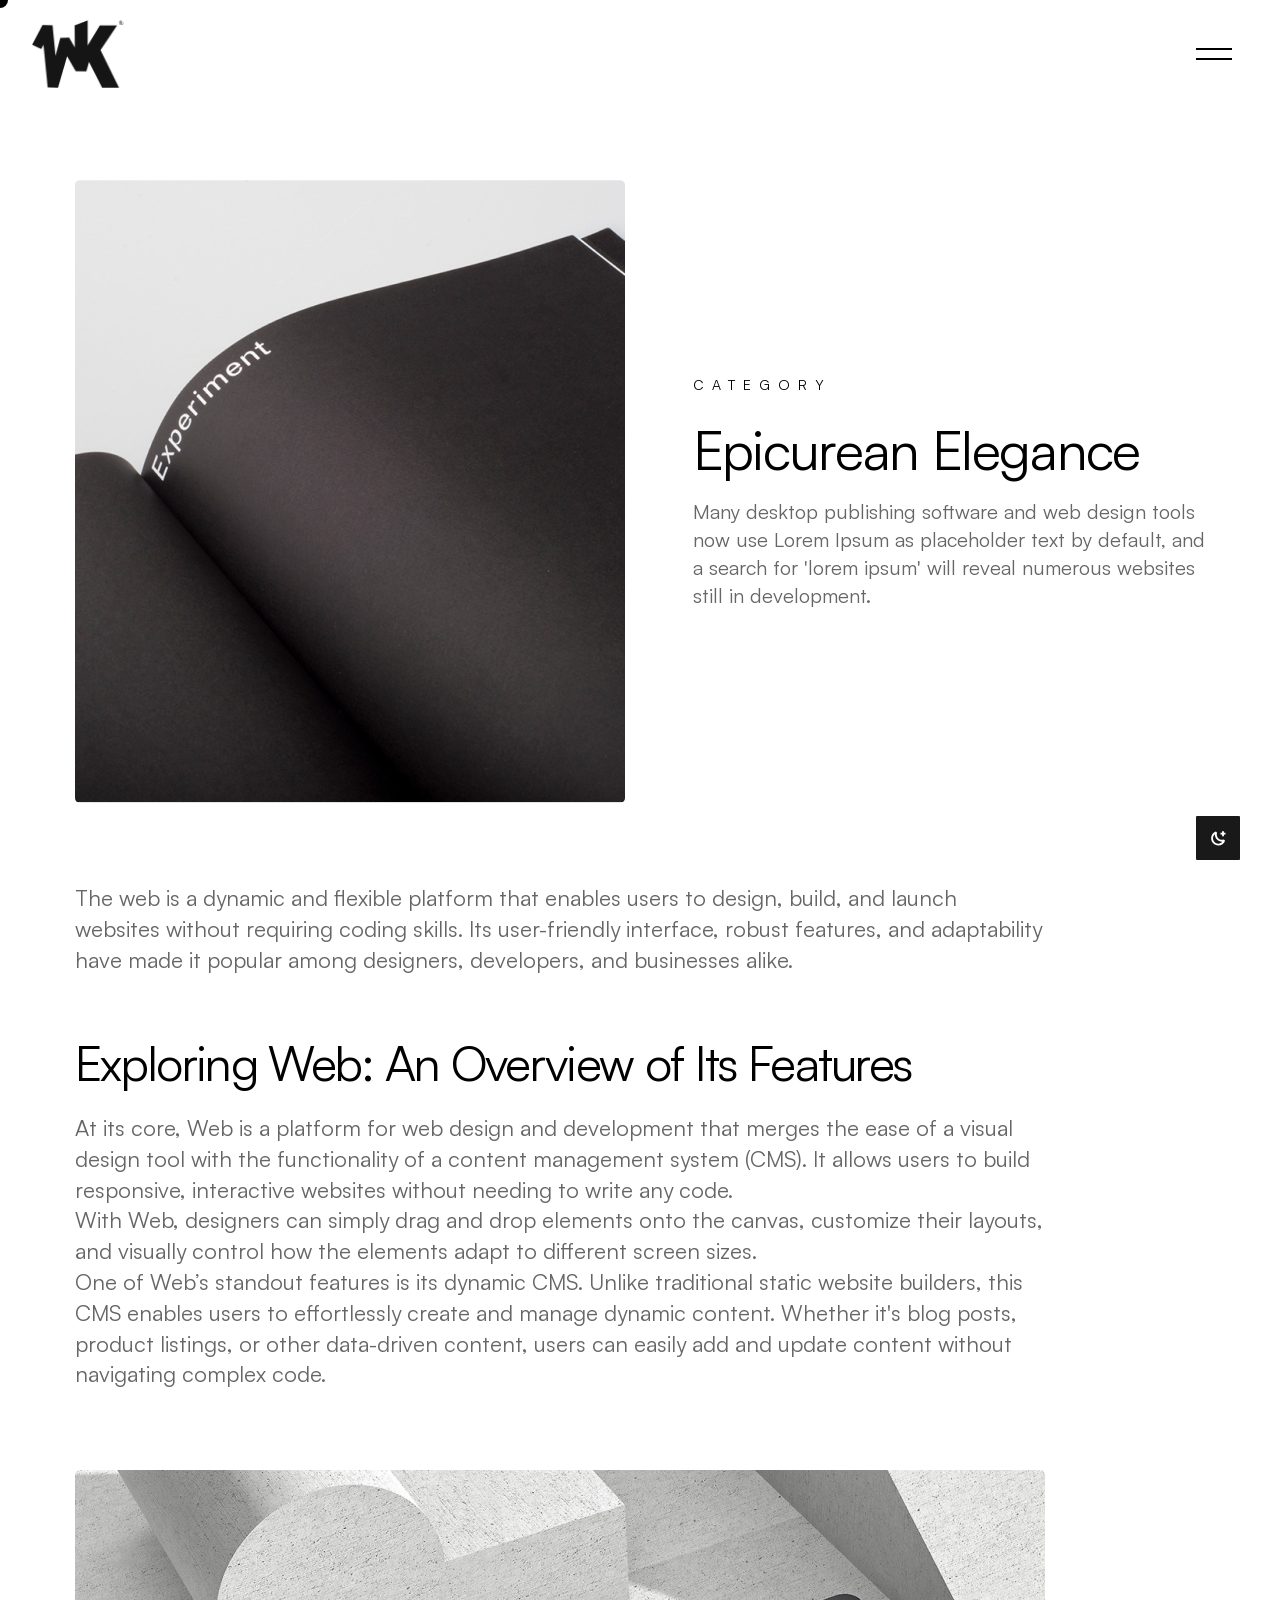
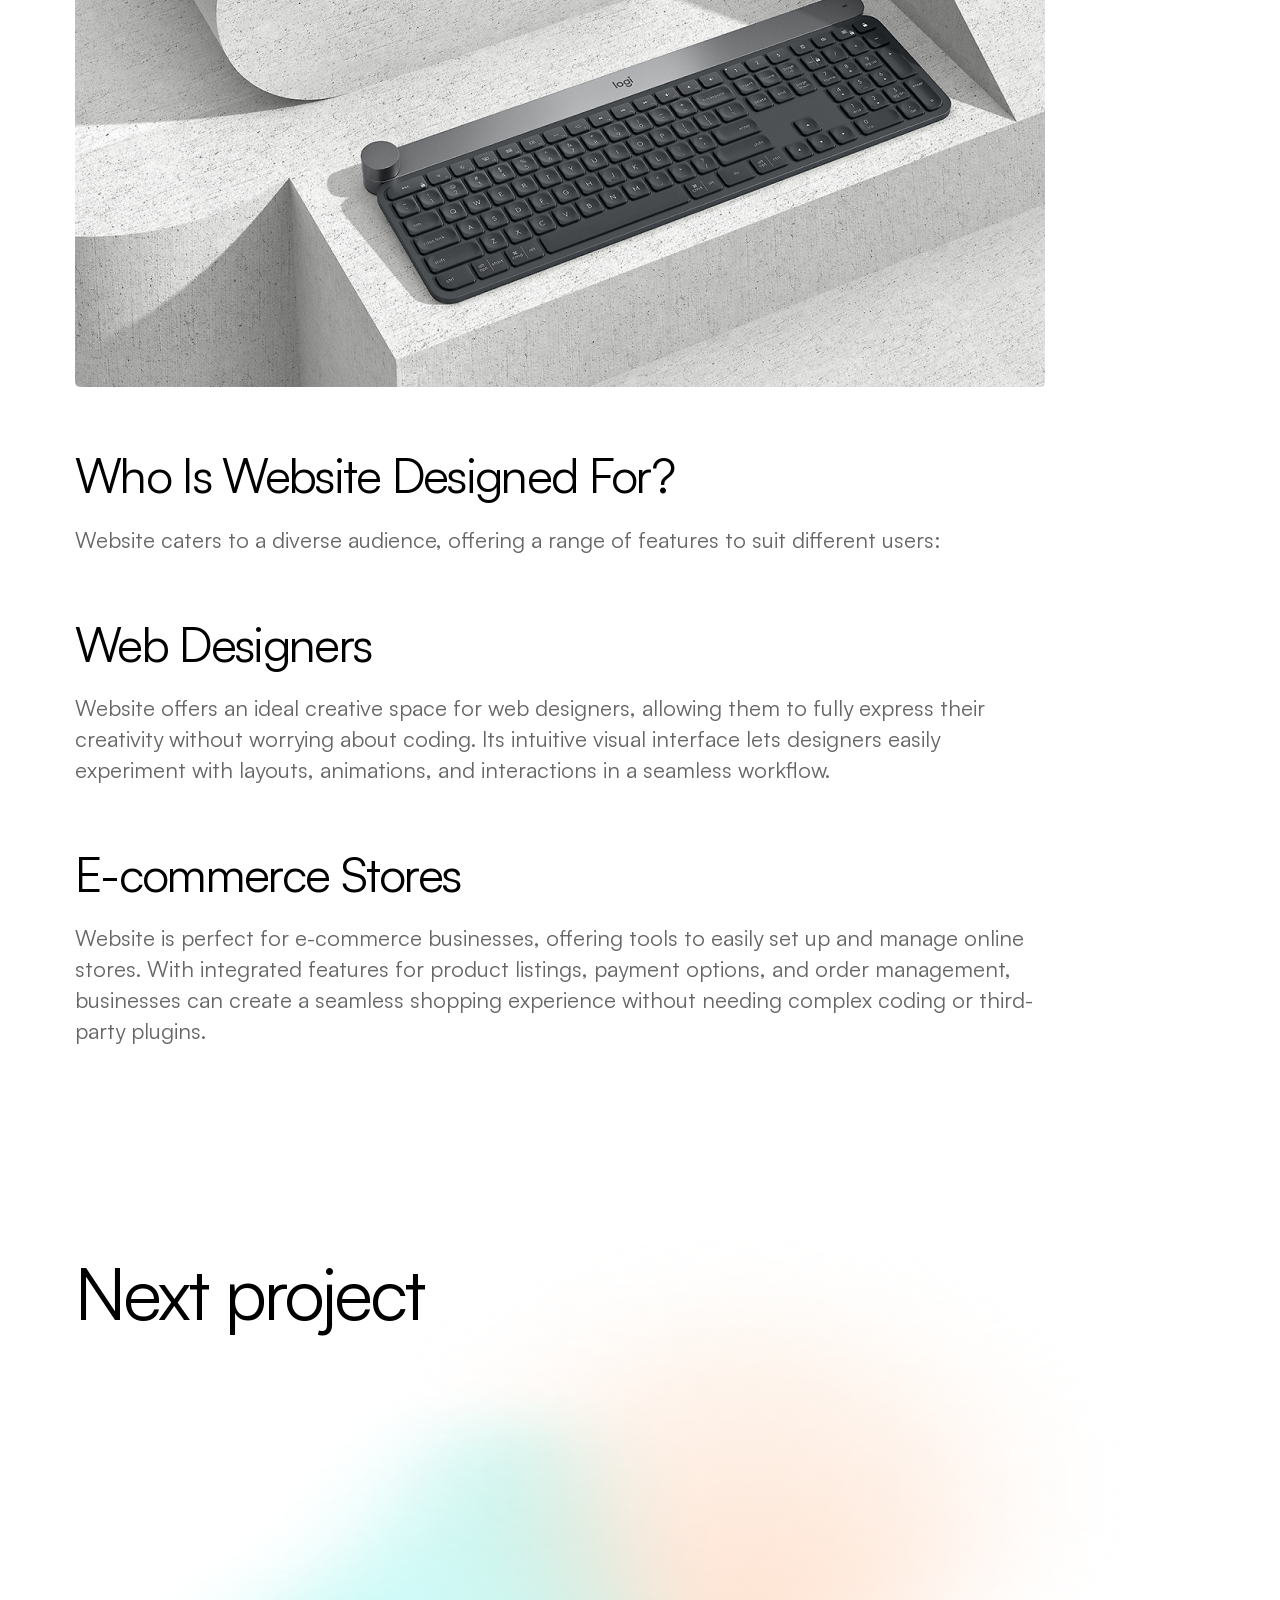
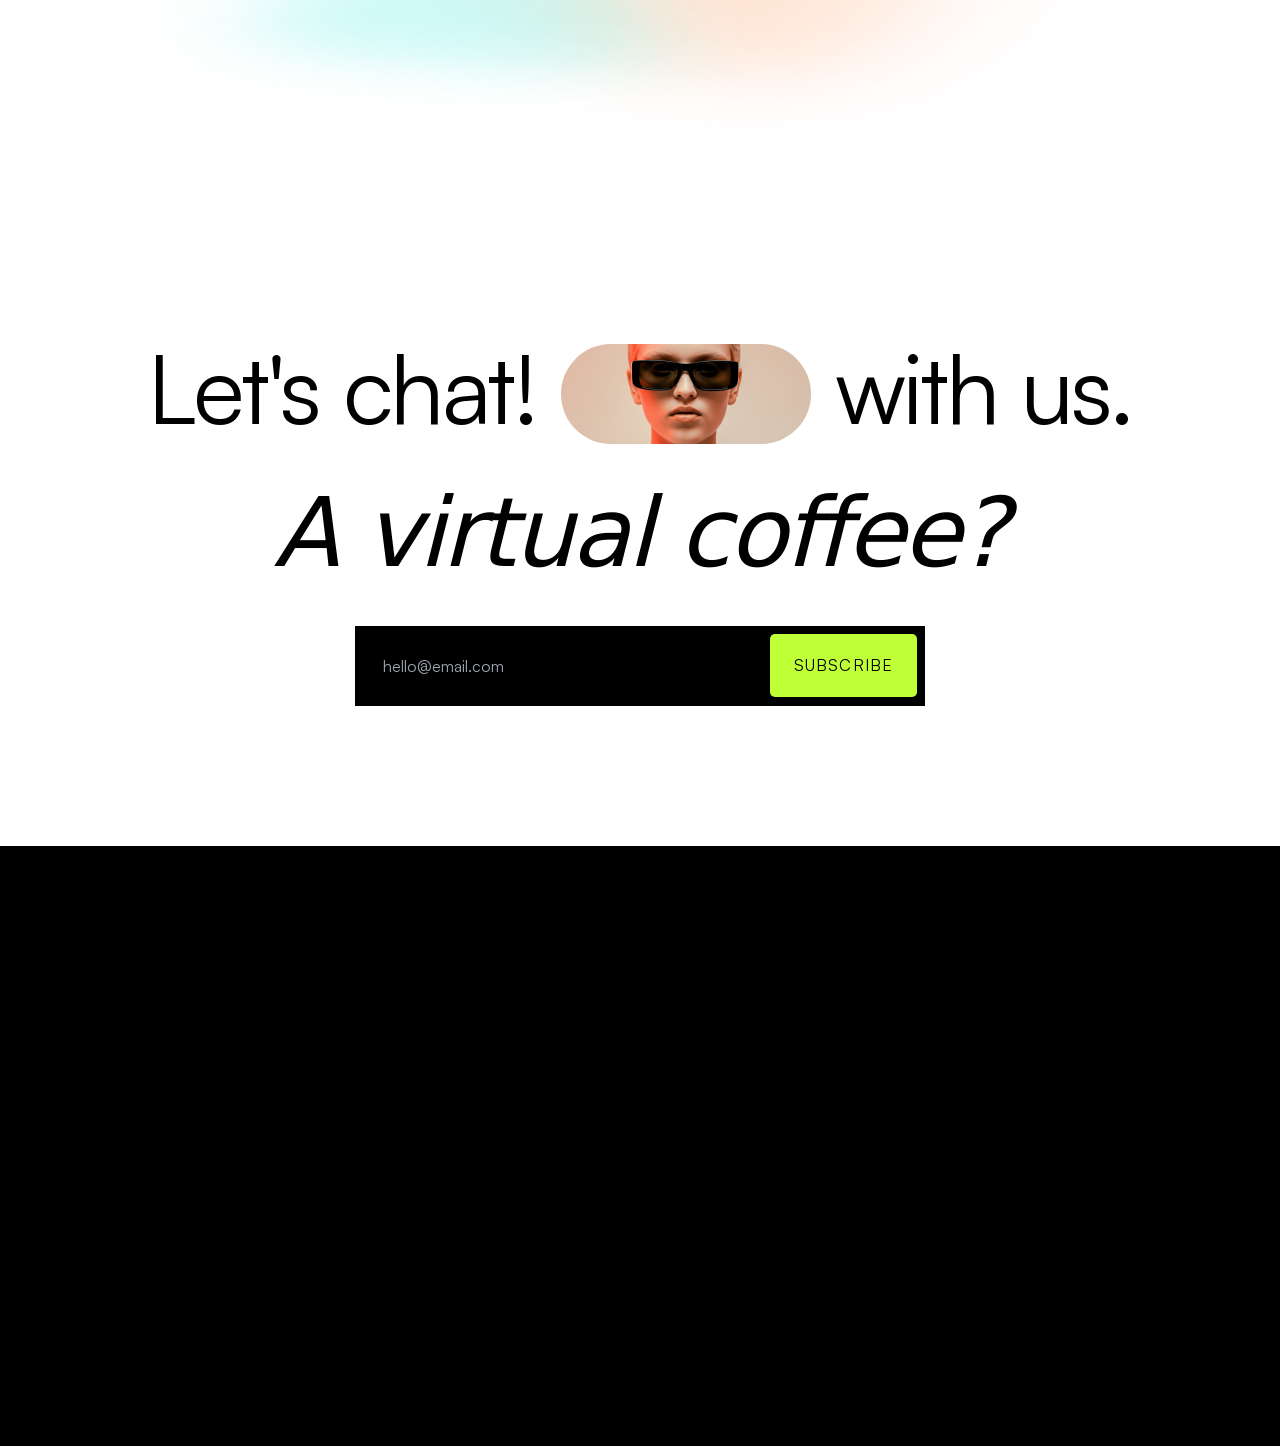
<file: project-details.html>
<!DOCTYPE html>
<html lang="zxx">

<head>
  <meta charset="utf-8" />
  <title>Rivor | Creative Agency Template</title>

  <!--Meta For No Index-->
  <meta name="robots" content="noindex, Nofollow, Noimageindex">
  
  <!-- mobile responsive meta -->
  <meta name="viewport" content="width=device-width, initial-scale=1" />
  <meta name="viewport" content="width=device-width, initial-scale=1, maximum-scale=1" />

  <!-- Stylesheets -->
  <link href="css/main.css" rel="stylesheet" />
  
  <!--Favicon-->
  <link rel="icon" type="image/png" href="images/favicon-96x96.png" sizes="96x96" />
  <link rel="icon" type="image/svg+xml" href="images/favicon.svg" />
  <link rel="shortcut icon" href="images/favicon.ico" />
  <link rel="apple-touch-icon" sizes="180x180" href="images/apple-touch-icon.png" />
  <link rel="manifest" href="images/site.webmanifest" />
</head>
<body >

<header id="header" class="w-full fixed z-[9999]">
  <div
    class="w-full fixed h-[155px] top-0 z-[21] pointer-events-none gradient-shadow"
  >
    <div
      class="absolute inset-0 pointer-events-none"
      style="backdrop-filter: blur(0px); -webkit-backdrop-filter: blur(0px)"
    ></div>
    <div
      class="absolute inset-0 pointer-events-none rounded-[inherit]"
      style="
        mask-image: linear-gradient(
          0deg,
          rgba(255, 255, 255, 0) 0%,
          rgba(255, 255, 255, 1) 16.666666666666664%,
          rgba(255, 255, 255, 1) 33.33333333333333%,
          rgba(255, 255, 255, 0) 50%
        );
        -webkit-mask-image: linear-gradient(
          0deg,
          rgba(255, 255, 255, 0) 0%,
          rgba(255, 255, 255, 1) 16.666666666666664%,
          rgba(255, 255, 255, 1) 33.33333333333333%,
          rgba(255, 255, 255, 0) 50%
        );
        backdrop-filter: blur(-7px);
        -webkit-backdrop-filter: blur(-7px);
      "
    ></div>
    <div
      class="absolute inset-0 pointer-events-none rounded-[inherit]"
      style="
        mask-image: linear-gradient(
          0deg,
          rgba(255, 255, 255, 0) 16.666666666666664%,
          rgba(255, 255, 255, 1) 33.33333333333333%,
          rgba(255, 255, 255, 1) 50%,
          rgba(255, 255, 255, 0) 66.66666666666666%
        );
        -webkit-mask-image: linear-gradient(
          0deg,
          rgba(255, 255, 255, 0) 16.666666666666664%,
          rgba(255, 255, 255, 1) 33.33333333333333%,
          rgba(255, 255, 255, 1) 50%,
          rgba(255, 255, 255, 0) 66.66666666666666%
        );
        backdrop-filter: blur(2px);
        -webkit-backdrop-filter: blur(2px);
      "
    ></div>
    <div
      class="absolute inset-0 pointer-events-none rounded-[inherit]"
      style="
        mask-image: linear-gradient(
          0deg,
          rgba(255, 255, 255, 0) 33.33333333333333%,
          rgba(255, 255, 255, 1) 50%,
          rgba(255, 255, 255, 1) 66.66666666666666%,
          rgba(255, 255, 255, 0) 83.33333333333333%
        );
        -webkit-mask-image: linear-gradient(
          0deg,
          rgba(255, 255, 255, 0) 33.33333333333333%,
          rgba(255, 255, 255, 1) 50%,
          rgba(255, 255, 255, 1) 66.66666666666666%,
          rgba(255, 255, 255, 0) 83.33333333333333%
        );
        backdrop-filter: blur(4px);
        -webkit-backdrop-filter: blur(4px);
      "
    ></div>
    <div
      class="absolute inset-0 pointer-events-none rounded-[inherit]"
      style="
        mask-image: linear-gradient(
          0deg,
          rgba(255, 255, 255, 0) 50%,
          rgba(255, 255, 255, 1) 66.66666666666666%,
          rgba(255, 255, 255, 1) 83.33333333333333%,
          rgba(255, 255, 255, 0) 100%
        );
        -webkit-mask-image: linear-gradient(
          0deg,
          rgba(255, 255, 255, 0) 50%,
          rgba(255, 255, 255, 1) 66.66666666666666%,
          rgba(255, 255, 255, 1) 83.33333333333333%,
          rgba(255, 255, 255, 0) 100%
        );
        backdrop-filter: blur(8px);
        -webkit-backdrop-filter: blur(8px);
      "
    ></div>
    <div
      class="absolute inset-0 pointer-events-none rounded-[inherit]"
      style="
        mask-image: linear-gradient(
          0deg,
          rgba(255, 255, 255, 0) 66.66666666666666%,
          rgba(255, 255, 255, 1) 83.33333333333333%,
          rgba(255, 255, 255, 1) 100%,
          rgba(255, 255, 255, 0) 116.66666666666666%
        );
        -webkit-mask-image: linear-gradient(
          0deg,
          rgba(255, 255, 255, 0) 66.66666666666666%,
          rgba(255, 255, 255, 1) 83.33333333333333%,
          rgba(255, 255, 255, 1) 100%,
          rgba(255, 255, 255, 0) 116.66666666666666%
        );
        backdrop-filter: blur(16px);
        -webkit-backdrop-filter: blur(16px);
      "
    ></div>
  </div>
  <nav class="z-[1000] w-full fixed px-5 sm:px-8 pt-1 sm:pt-5 nav-top">
    <div class="flex justify-between">
      <a href="index.html">
        <img
          class="max-h-[68px] w-auto inline-block dark:hidden"
          src="images/logo.png"
          alt="logo"
        />
        <img
          class="max-h-[68px] w-auto dark:inline-block hidden"
          src="images/logo-white.png"
          alt="logo"
        />
      </a>
      <div class="flex items-center">
        <div
          class="menu-open cursor-pointer relative h-[68px] w-[68px] before:content-[''] before:absolute before:top-[28px] before:left-1/2 before:w-9 before:h-0.5 before:bg-black dark:before:bg-white before:-translate-x-1/2 before:transition-all before:duration-300 after:content-[''] after:absolute after:bottom-[28px] after:left-1/2 after:w-9 after:h-0.5 after:bg-black dark:after:bg-white after:-translate-x-1/2 after:transition-all after:duration-300 hover:before:top-[25px] hover:after:bottom-[25px]"
        ></div>
      </div>
    </div>
  </nav>
</header>
<nav
  data-lenis-prevent="true"
  class="menu fixed right-6 top-0 w-full min-h-screen overflow-y-auto z-[99999] before:content-none md:before:content-[''] before:absolute before:w-[1px] before:h-[calc(100vh-94px)] before:left-[45%] before:top-0 before:bg-white before:bg-opacity-10 opacity-0"
>
  <div
    class="menu-close cursor-pointer sticky top-8 left-[89%] sm:left-[90%] md:left-[93%] lg:left-[94.7%] xl:left-[96.5%] 2xl:left-[96%] h-[40px] w-[40px] text-white"
  >
    <svg
      xmlns="http://www.w3.org/2000/svg"
      x="0px"
      y="0px"
      width="30"
      height="30"
      viewBox="0 0 50 50"
    >
      <path
        d="M 7.71875 6.28125 L 6.28125 7.71875 L 23.5625 25 L 6.28125 42.28125 L 7.71875 43.71875 L 25 26.4375 L 42.28125 43.71875 L 43.71875 42.28125 L 26.4375 25 L 43.71875 7.71875 L 42.28125 6.28125 L 25 23.5625 Z"
        fill="#fff"
      ></path>
    </svg>
  </div>
  <div
    class="menu-wrapper relative max-w-[300px] sm:max-w-[400px] md:max-w-[600px] lg:max-w-[900px] xl:max-w-[1130px] mx-auto pb-4 flex flex-col gap-8 md:gap-16 md:top-20 z-[99999]"
  >
    <ul class="menu-list">
      <li
        class="menu-list-item menu-list-item-anchor "
      >
        <a
          href="#"
          class="text-white text-[28px] md:text-[42px] xl:text-[56px] leading-[70px] xl:leading-[90px] menu-list-item-text"
          >Home</a
        >
        <ul
          class="menu-list-item-dropdown relative md:absolute top-0 w-full md:w-auto h-fit left-0 md:left-[48%]"
        >
          <li>
            <a
              href="index.html"
              class="text-white inline-block pb-1 pl-3 menu-list-item-dropdown-list text-base md:text-lg leading-8 md:leading-[50px] "
              >Homepage 01 -
              <span class="font-instrument italic text-white"
                >Design Agency</span
              ></a
            >
          </li>
          <li>
            <a
              href="homepage-02.html"
              class="text-white inline-block pb-1 pl-3 menu-list-item-dropdown-list text-base md:text-lg leading-8 md:leading-[50px] "
              >Homepage 02 -
              <span class="font-instrument italic text-white"
                >Digital Solutions Agency</span
              ></a
            >
          </li>
          <li>
            <a
              href="homepage-03.html"
              class="text-white inline-block pb-1 pl-3 menu-list-item-dropdown-list text-base md:text-lg leading-8 md:leading-[50px] "
              >Homepage 03 -
              <span class="font-instrument italic text-white"
                >Portfolio</span
              ></a
            >
          </li>
          <li>
            <a
              href="homepage-04.html"
              class="text-white inline-block pb-1 pl-3 menu-list-item-dropdown-list text-base md:text-lg leading-8 md:leading-[50px] "
              >Homepage 04 -
              <span class="font-instrument italic text-white"
                >Photography Studio</span
              ></a
            >
          </li>

          <li>
            <a
              href="homepage-05.html"
              class="text-white inline-block pb-1 pl-3 menu-list-item-dropdown-list text-base md:text-lg leading-8 md:leading-[50px] "
              >Homepage 05 -
              <span class="font-instrument italic text-white"
                >SEO Agency</span
              ></a
            >
          </li>
          <li>
            <a
              href="homepage-06.html"
              class="text-white inline-block pb-1 pl-3 menu-list-item-dropdown-list text-base md:text-lg leading-8 md:leading-[50px] "
              >Homepage 06 -
              <span class="font-instrument italic text-white">
                Creative Agency</span
              ></a
            >
          </li>
          <li>
            <a
              href="homepage-07.html"
              class="text-white inline-block pb-1 pl-3 menu-list-item-dropdown-list text-base md:text-lg leading-8 md:leading-[50px] "
              >Homepage 07 -
              <span class="font-instrument italic text-white"
                >Design Studio</span
              ></a
            >
          </li>
          <li>
            <a
              href="homepage-08.html"
              class="text-white inline-block pb-1 pl-3 menu-list-item-dropdown-list text-base md:text-lg leading-8 md:leading-[50px] "
              >Homepage 08 -
              <span class="font-instrument italic text-white"
                >Business Solutions</span
              ></a
            >
          </li>
          <li>
            <a
              href="homepage-09.html"
              class="text-white inline-block pb-1 pl-3 menu-list-item-dropdown-list text-base md:text-lg leading-8 md:leading-[50px] "
              >Homepage 09 -
              <span class="font-instrument italic text-white"
                >Personal Branding
              </span></a
            >
          </li>
          <li>
            <a
              href="homepage-10.html"
              class="text-white inline-block pb-1 pl-3 menu-list-item-dropdown-list text-base md:text-lg leading-8 md:leading-[50px] "
              >Homepage 10 -
              <span class="font-instrument italic text-white"
                >Full-Service Agency</span
              ></a
            >
          </li>
        </ul>
      </li>
      <li
        class="menu-list-item menu-list-item-anchor "
      >
        <a
          href="#"
          class="text-white text-[28px] md:text-[42px] xl:text-[56px] leading-[70px] xl:leading-[90px] menu-list-item-text"
          >About</a
        >
        <ul
          class="menu-list-item-dropdown relative md:absolute top-0 w-full md:w-auto h-fit left-0 md:left-[48%]"
        >
          <li>
            <a
              href="about.html"
              class="text-white inline-block pb-1 pl-3 menu-list-item-dropdown-list text-base md:text-lg leading-8 md:leading-[50px] "
              >About
            </a>
          </li>
          <li>
            <a
              href="about-02.html"
              class="text-white inline-block pb-1 pl-3 menu-list-item-dropdown-list text-base md:text-lg leading-8 md:leading-[50px] "
              >About 02</a
            >
          </li>
        </ul>
      </li>
      <li
        class="menu-list-item menu-list-item-anchor w-full "
      >
        <a
          href="#"
          class="text-white text-[28px] md:text-[42px] xl:text-[56px] leading-[70px] xl:leading-[90px] menu-list-item-text"
          >Services</a
        >
        <ul
          class="menu-list-item-dropdown relative md:absolute top-0 w-full md:w-auto h-fit left-0 md:left-[48%]"
        >
          <li>
            <a
              href="services.html"
              class="text-white inline-block pb-1 pl-3 menu-list-item-dropdown-list text-base md:text-lg leading-8 md:leading-[50px] "
              >Services
            </a>
          </li>
          <li>
            <a
              href="services-details.html"
              class="text-white inline-block pb-1 pl-3 menu-list-item-dropdown-list text-base md:text-lg leading-8 md:leading-[50px] "
              >Services Details
            </a>
          </li>
        </ul>
      </li>
      <li
        class="menu-list-item menu-list-item-anchor w-full "
      >
        <a
          href="#"
          class="text-white text-[28px] md:text-[42px] xl:text-[56px] leading-[70px] xl:leading-[90px] menu-list-item-text"
          >Blog</a
        >
        <ul
          class="menu-list-item-dropdown relative md:absolute top-0 w-full md:w-auto h-fit left-0 md:left-[48%]"
        >
          <li>
            <a
              href="blog.html"
              class="text-white inline-block pb-1 pl-3 menu-list-item-dropdown-list text-base md:text-lg leading-8 md:leading-[50px] "
              >Blog
            </a>
          </li>
          <li>
            <a
              href="blog-02.html"
              class="text-white inline-block pb-1 pl-3 menu-list-item-dropdown-list text-base md:text-lg leading-8 md:leading-[50px] "
              >Blog 02
            </a>
          </li>
          <li>
            <a
              href="blog-details.html"
              class="text-white inline-block pb-1 pl-3 menu-list-item-dropdown-list text-base md:text-lg leading-8 md:leading-[50px] "
              >Blog Details
            </a>
          </li>
        </ul>
      </li>
      <li
        class="menu-list-item menu-list-item-anchor w-full active"
      >
        <a
          href="#"
          class="text-white text-[28px] md:text-[42px] xl:text-[56px] leading-[70px] xl:leading-[90px] menu-list-item-text"
          >Projects</a
        >
        <ul
          class="menu-list-item-dropdown relative md:absolute top-0 w-full md:w-auto h-fit left-0 md:left-[48%]"
        >
          <li>
            <a
              href="project.html"
              class="text-white inline-block pb-1 pl-3 menu-list-item-dropdown-list text-base md:text-lg leading-8 md:leading-[50px] "
              >Project
            </a>
          </li>
          <li>
            <a
              href="project-02.html"
              class="text-white inline-block pb-1 pl-3 menu-list-item-dropdown-list text-base md:text-lg leading-8 md:leading-[50px] "
              >Project 02
            </a>
          </li>
          <li>
            <a
              href="project-03.html"
              class="text-white inline-block pb-1 pl-3 menu-list-item-dropdown-list text-base md:text-lg leading-8 md:leading-[50px] "
              >Project 03
            </a>
          </li>
          <li>
            <a
              href="project-details.html"
              class="text-white inline-block pb-1 pl-3 menu-list-item-dropdown-list text-base md:text-lg leading-8 md:leading-[50px] "
              >Project Details
            </a>
          </li>
          <li>
            <a
              href="project-details-02.html"
              class="text-white inline-block pb-1 pl-3 menu-list-item-dropdown-list text-base md:text-lg leading-8 md:leading-[50px] active"
              >Project Details 02
            </a>
          </li>
        </ul>
      </li>
    </ul>
  </div>
  <div
    class="menu-footer max-lg:hidden lg:block fixed bottom-0 w-full border-t border-white border-opacity-10"
  >
    <div
      class="menu-footer-content max-w-[300px] sm:max-w-[400px] md:max-w-[600px] lg:max-w-[900px] xl:max-w-[1130px] flex justify-between mx-auto py-8 flex-col md:flex-row"
    >
      <p class="text-sm w-full md:w-auto mb-4 md:mb-0">
        2261 Market Street #5039 San Francisco, CA 94114
      </p>
      <div class="flex gap-6">
        <span>
          <a href="https://www.facebook.com/staticmania">
            <svg
              xmlns="http://www.w3.org/2000/svg"
              width="23"
              height="23"
              viewBox="0 0 20 20"
              fill="none"
              class="stroke-[#565656] hover:stroke-white duration-200"
            >
              <path
                d="M10 17.5C14.1421 17.5 17.5 14.1421 17.5 10C17.5 5.85786 14.1421 2.5 10 2.5C5.85786 2.5 2.5 5.85786 2.5 10C2.5 14.1421 5.85786 17.5 10 17.5Z"
                stroke-linecap="round"
                stroke-linejoin="round"
              />
              <path
                d="M13.125 6.875H11.875C11.3777 6.875 10.9008 7.07254 10.5492 7.42418C10.1975 7.77581 10 8.25272 10 8.75V17.5"
                stroke-linecap="round"
                stroke-linejoin="round"
              />
              <path
                d="M7.5 11.25H12.5"
                stroke-linecap="round"
                stroke-linejoin="round"
              />
            </svg>
          </a>
        </span>
        <span>
          <a href="https://www.youtube.com/channel/UCAaNCn1kzI1fXD4-fPD157Q">
            <svg
              xmlns="http://www.w3.org/2000/svg"
              class="stroke-[#565656] hover:stroke-white duration-200"
              width="23"
              height="23"
              viewBox="0 0 20 20"
              fill="none"
            >
              <path
                d="M12.5 10L8.75 7.5V12.5L12.5 10Z"
                stroke-linecap="round"
                stroke-linejoin="round"
              />
              <path
                d="M1.875 9.99998C1.875 12.3246 2.11517 13.6886 2.29774 14.3896C2.34654 14.581 2.44026 14.7581 2.57114 14.9061C2.70201 15.0541 2.86627 15.1688 3.0503 15.2407C5.66569 16.2457 10 16.2181 10 16.2181C10 16.2181 14.3343 16.2457 16.9497 15.2407C17.1337 15.1688 17.298 15.0541 17.4288 14.9061C17.5597 14.7581 17.6534 14.581 17.7022 14.3896C17.8848 13.6886 18.125 12.3246 18.125 9.99998C18.125 7.67533 17.8848 6.3114 17.7023 5.6104C17.6535 5.41894 17.5597 5.24188 17.4289 5.09386C17.298 4.94585 17.1337 4.83115 16.9497 4.75927C14.3343 3.75422 10 3.78181 10 3.78181C10 3.78181 5.66574 3.75422 3.05033 4.75926C2.86629 4.83114 2.70203 4.94584 2.57116 5.09385C2.44029 5.24186 2.34656 5.41893 2.29776 5.61038C2.11518 6.31138 1.875 7.67533 1.875 9.99998Z"
                stroke-linecap="round"
                stroke-linejoin="round"
              />
            </svg>
          </a>
        </span>
        <span>
          <a href="https://www.instagram.com/staticmania">
            <svg
              xmlns="http://www.w3.org/2000/svg"
              class="stroke-[#565656] hover:stroke-white duration-200"
              width="23"
              height="23"
              viewBox="0 0 20 20"
              fill="none"
            >
              <path
                d="M10 13.125C11.7259 13.125 13.125 11.7259 13.125 10C13.125 8.27411 11.7259 6.875 10 6.875C8.27411 6.875 6.875 8.27411 6.875 10C6.875 11.7259 8.27411 13.125 10 13.125Z"
                stroke-miterlimit="10"
              />
              <path
                d="M13.4375 2.8125H6.5625C4.49143 2.8125 2.8125 4.49143 2.8125 6.5625V13.4375C2.8125 15.5086 4.49143 17.1875 6.5625 17.1875H13.4375C15.5086 17.1875 17.1875 15.5086 17.1875 13.4375V6.5625C17.1875 4.49143 15.5086 2.8125 13.4375 2.8125Z"
                stroke-linecap="round"
                stroke-linejoin="round"
              />
              <path
                d="M14.0625 6.875C14.5803 6.875 15 6.45527 15 5.9375C15 5.41973 14.5803 5 14.0625 5C13.5447 5 13.125 5.41973 13.125 5.9375C13.125 6.45527 13.5447 6.875 14.0625 6.875Z"
                fill="#565656"
              />
            </svg>
          </a>
        </span>
        <span>
          <a href="https://dribbble.com/staticmania/">
            <svg
              xmlns="http://www.w3.org/2000/svg"
              class="stroke-[#565656] hover:stroke-white duration-200"
              width="23"
              height="23"
              viewBox="0 0 20 20"
              fill="none"
            >
              <path
                d="M10 17.5C14.1421 17.5 17.5 14.1421 17.5 10C17.5 5.85786 14.1421 2.5 10 2.5C5.85786 2.5 2.5 5.85786 2.5 10C2.5 14.1421 5.85786 17.5 10 17.5Z"
                stroke-linecap="round"
                stroke-linejoin="round"
              />
              <path
                d="M5.55078 16.037C6.66328 14.1939 8.23315 12.6697 10.1082 11.6119C11.9832 10.5542 14.0997 9.99896 16.2524 10C16.6741 10 17.0905 10.0206 17.5017 10.0616"
                stroke-linecap="round"
                stroke-linejoin="round"
              />
              <path
                d="M14.6894 4.14795C13.5183 5.58738 12.0409 6.74742 10.3647 7.54356C8.68846 8.3397 6.85577 8.75188 5.00011 8.75007C4.20969 8.75045 3.42101 8.67625 2.64453 8.52846"
                stroke-linecap="round"
                stroke-linejoin="round"
              />
              <path
                d="M6.71484 3.25684C8.59445 4.35971 10.1529 5.93502 11.2355 7.82638C12.3181 9.71775 12.8871 11.8594 12.8861 14.0387C12.8869 15.0598 12.7627 16.0771 12.5165 17.0681"
                stroke-linecap="round"
                stroke-linejoin="round"
              />
            </svg>
          </a>
        </span>
        <span>
          <a href="https://www.figma.com/@staticmania">
            <svg
              xmlns="http://www.w3.org/2000/svg"
              class="stroke-[#565656] hover:stroke-white duration-200"
              width="23"
              height="23"
              viewBox="0 0 20 20"
              fill="none"
            >
              <path
                d="M12.6562 12.6562C14.1233 12.6562 15.3125 11.467 15.3125 10C15.3125 8.53299 14.1233 7.34375 12.6562 7.34375C11.1892 7.34375 10 8.53299 10 10C10 11.467 11.1892 12.6562 12.6562 12.6562Z"
                stroke-linecap="round"
                stroke-linejoin="round"
              />
              <path
                d="M10 7.34368V2.03125H7.34375C6.63927 2.03125 5.96364 2.3111 5.4655 2.80925C4.96735 3.30739 4.6875 3.98302 4.6875 4.6875C4.6875 5.39198 4.96735 6.06761 5.4655 6.56575C5.96364 7.0639 6.63927 7.34375 7.34375 7.34375L10 7.34368Z"
                stroke-linecap="round"
                stroke-linejoin="round"
              />
              <path
                d="M10 12.6562V7.34375H7.34375C6.63927 7.34375 5.96364 7.6236 5.4655 8.12175C4.96735 8.61989 4.6875 9.29552 4.6875 10C4.6875 10.7045 4.96735 11.3801 5.4655 11.8783C5.96364 12.3764 6.63927 12.6562 7.34375 12.6562L10 12.6562Z"
                stroke-linecap="round"
                stroke-linejoin="round"
              />
              <path
                d="M10 7.34368V2.03125H12.6562C13.3607 2.03125 14.0364 2.3111 14.5345 2.80925C15.0326 3.30739 15.3125 3.98302 15.3125 4.6875C15.3125 5.39198 15.0326 6.06761 14.5345 6.56575C14.0364 7.0639 13.3607 7.34375 12.6562 7.34375L10 7.34368Z"
                stroke-linecap="round"
                stroke-linejoin="round"
              />
              <path
                d="M10 12.6562V15.3125C10 15.8379 9.84423 16.3515 9.55236 16.7883C9.26049 17.2251 8.84564 17.5656 8.36028 17.7666C7.87491 17.9677 7.34083 18.0203 6.82556 17.9178C6.3103 17.8153 5.837 17.5623 5.46551 17.1908C5.09402 16.8194 4.84104 16.3461 4.73854 15.8308C4.63605 15.3155 4.68865 14.7814 4.88969 14.2961C5.09074 13.8107 5.4312 13.3959 5.86801 13.104C6.30483 12.8121 6.81839 12.6563 7.34375 12.6563L10 12.6562Z"
                stroke-linecap="round"
                stroke-linejoin="round"
              />
            </svg>
          </a>
        </span>
        <span>
          <a href="https://discord.gg/fSxDJyvJmr">
            <svg
              xmlns="http://www.w3.org/2000/svg"
              class="stroke-[#565656] hover:stroke-white duration-200"
              width="23"
              height="23"
              viewBox="0 0 20 20"
              fill="none"
            >
              <path
                d="M7.5 12.1875C8.01777 12.1875 8.4375 11.7678 8.4375 11.25C8.4375 10.7322 8.01777 10.3125 7.5 10.3125C6.98223 10.3125 6.5625 10.7322 6.5625 11.25C6.5625 11.7678 6.98223 12.1875 7.5 12.1875Z"
                fill="#565656"
              />
              <path
                d="M12.5 12.1875C13.0178 12.1875 13.4375 11.7678 13.4375 11.25C13.4375 10.7322 13.0178 10.3125 12.5 10.3125C11.9822 10.3125 11.5625 10.7322 11.5625 11.25C11.5625 11.7678 11.9822 12.1875 12.5 12.1875Z"
                fill="#565656"
              />
              <path
                d="M5.8125 6.24985C7.16746 5.82575 8.58012 5.6149 9.99987 5.62485C11.4196 5.6149 12.8322 5.82575 14.1872 6.24983"
                stroke-linecap="round"
                stroke-linejoin="round"
              />
              <path
                d="M14.1871 13.75C12.8322 14.1741 11.4195 14.3849 9.99981 14.375C8.58008 14.3849 7.16744 14.1741 5.8125 13.75"
                stroke-linecap="round"
                stroke-linejoin="round"
              />
              <path
                d="M12.1148 14.2255L13.0542 16.1044C13.1168 16.2306 13.2204 16.3319 13.348 16.3916C13.4756 16.4513 13.6196 16.466 13.7567 16.4333C15.6737 15.9646 17.3264 15.1474 18.5301 14.1012C18.622 14.0221 18.6892 13.9182 18.7234 13.802C18.7577 13.6857 18.7576 13.562 18.7232 13.4457L16.069 4.59837C16.0422 4.50915 15.9959 4.42704 15.9334 4.35799C15.8708 4.28894 15.7937 4.2347 15.7076 4.19922C14.9577 3.89221 14.1822 3.65213 13.39 3.48181C13.2391 3.44873 13.0813 3.47261 12.9469 3.54884C12.8125 3.62508 12.711 3.74829 12.662 3.89481L12.0391 5.76353"
                stroke-linecap="round"
                stroke-linejoin="round"
              />
              <path
                d="M7.88822 14.2255L6.94874 16.1044C6.88614 16.2306 6.78258 16.3319 6.65499 16.3916C6.5274 16.4513 6.38332 16.466 6.2463 16.4333C4.32922 15.9646 2.67656 15.1474 1.47286 14.1012C1.38094 14.0222 1.31381 13.9182 1.27955 13.802C1.24529 13.6857 1.24536 13.562 1.27974 13.4457L3.93395 4.59836C3.96074 4.50915 4.00709 4.42703 4.06961 4.35798C4.13214 4.28894 4.20927 4.2347 4.29539 4.19921C5.04524 3.8922 5.82077 3.65213 6.61293 3.48181C6.76385 3.44873 6.92168 3.47261 7.05607 3.54884C7.19046 3.62508 7.29194 3.74829 7.34099 3.89481L7.9639 5.76353"
                stroke-linecap="round"
                stroke-linejoin="round"
              />
              <path
                d="M7.5 12.1875C8.01777 12.1875 8.4375 11.7678 8.4375 11.25C8.4375 10.7322 8.01777 10.3125 7.5 10.3125C6.98223 10.3125 6.5625 10.7322 6.5625 11.25C6.5625 11.7678 6.98223 12.1875 7.5 12.1875Z"
                fill="#565656"
              />
              <path
                d="M12.5 12.1875C13.0178 12.1875 13.4375 11.7678 13.4375 11.25C13.4375 10.7322 13.0178 10.3125 12.5 10.3125C11.9822 10.3125 11.5625 10.7322 11.5625 11.25C11.5625 11.7678 11.9822 12.1875 12.5 12.1875Z"
                fill="#565656"
              />
              <path
                d="M5.8125 6.24985C7.16746 5.82575 8.58012 5.6149 9.99987 5.62485C11.4196 5.6149 12.8322 5.82575 14.1872 6.24983"
                stroke-linecap="round"
                stroke-linejoin="round"
              />
              <path
                d="M14.1871 13.75C12.8322 14.1741 11.4195 14.3849 9.99981 14.375C8.58008 14.3849 7.16744 14.1741 5.8125 13.75"
                stroke-linecap="round"
                stroke-linejoin="round"
              />
              <path
                d="M12.1148 14.2255L13.0542 16.1044C13.1168 16.2306 13.2204 16.3319 13.348 16.3916C13.4756 16.4513 13.6196 16.466 13.7567 16.4333C15.6737 15.9646 17.3264 15.1474 18.5301 14.1012C18.622 14.0221 18.6892 13.9182 18.7234 13.802C18.7577 13.6857 18.7576 13.562 18.7232 13.4457L16.069 4.59837C16.0422 4.50915 15.9959 4.42704 15.9334 4.35799C15.8708 4.28894 15.7937 4.2347 15.7076 4.19922C14.9577 3.89221 14.1822 3.65213 13.39 3.48181C13.2391 3.44873 13.0813 3.47261 12.9469 3.54884C12.8125 3.62508 12.711 3.74829 12.662 3.89481L12.0391 5.76353"
                stroke-linecap="round"
                stroke-linejoin="round"
              />
              <path
                d="M7.88822 14.2255L6.94874 16.1044C6.88614 16.2306 6.78258 16.3319 6.65499 16.3916C6.5274 16.4513 6.38332 16.466 6.2463 16.4333C4.32922 15.9646 2.67656 15.1474 1.47286 14.1012C1.38094 14.0222 1.31381 13.9182 1.27955 13.802C1.24529 13.6857 1.24536 13.562 1.27974 13.4457L3.93395 4.59836C3.96074 4.50915 4.00709 4.42703 4.06961 4.35798C4.13214 4.28894 4.20927 4.2347 4.29539 4.19921C5.04524 3.8922 5.82077 3.65213 6.61293 3.48181C6.76385 3.44873 6.92168 3.47261 7.05607 3.54884C7.19046 3.62508 7.29194 3.74829 7.34099 3.89481L7.9639 5.76353"
                stroke-linecap="round"
                stroke-linejoin="round"
              />
            </svg>
          </a>
        </span>
        <span>
          <a href="https://www.linkedin.com/company/staticmania/">
            <svg
              xmlns="http://www.w3.org/2000/svg"
              class="stroke-[#565656] hover:stroke-white duration-200"
              width="23"
              height="23"
              viewBox="0 0 20 20"
              fill="none"
            >
              <path
                d="M16.25 3.125H3.75C3.40482 3.125 3.125 3.40482 3.125 3.75V16.25C3.125 16.5952 3.40482 16.875 3.75 16.875H16.25C16.5952 16.875 16.875 16.5952 16.875 16.25V3.75C16.875 3.40482 16.5952 3.125 16.25 3.125Z"
                stroke-linecap="round"
                stroke-linejoin="round"
              />
              <path
                d="M9.375 8.75V13.75"
                stroke-linecap="round"
                stroke-linejoin="round"
              />
              <path
                d="M6.875 8.75V13.75"
                stroke-linecap="round"
                stroke-linejoin="round"
              />
              <path
                d="M9.375 10.9375C9.375 10.3573 9.60547 9.80094 10.0157 9.3907C10.4259 8.98047 10.9823 8.75 11.5625 8.75C12.1427 8.75 12.6991 8.98047 13.1093 9.3907C13.5195 9.80094 13.75 10.3573 13.75 10.9375V13.75"
                stroke-linecap="round"
                stroke-linejoin="round"
              />
              <path
                d="M6.875 7.1875C7.39277 7.1875 7.8125 6.76777 7.8125 6.25C7.8125 5.73223 7.39277 5.3125 6.875 5.3125C6.35723 5.3125 5.9375 5.73223 5.9375 6.25C5.9375 6.76777 6.35723 7.1875 6.875 7.1875Z"
                fill="#565656"
              />
            </svg>
          </a>
        </span>
      </div>
    </div>
  </div>
</nav>
<div
  class="menu-overflow fixed z-[9999] bg-[rgba(10,10,10,0.95)] bg-opacity-60 backdrop-blur-[25px] w-full h-full pointer-events-none"
></div>

<!-- Cursor Pointer -->
<div class="pointer"></div>

<!-- Dark Mode toggle -->
<div class="toggle-button fixed right-10 bottom-10 z-[1000]">
  <button
    id="theme-toggle"
    type="button"
    class="text-secondary bg-black/90 dark:bg-white/90 rounded-[1px] backdrop-blur-xl dark:text-white focus:outline-none focus:ring-0 focus:ring-gray-200 w-[44px] h-[44px] flex justify-center items-center"
  >
    <svg
      data-testid="geist-icon"
      id="theme-toggle-dark-icon"
      class="hidden w-5 h-5"
      fill="#fff"
      stroke-linejoin="round"
      viewBox="0 0 16 16"
    >
      <path
        fill-rule="evenodd"
        clip-rule="evenodd"
        d="M10.5 0.25V1V1.5H11L11.75 1.5V3H11H10.5V3.5V4.25H9V3.5V3H8.5H7.75V1.5H8.5H9V1V0.25H10.5ZM3.25514 2.75496C2.33413 3.53491 1.75 4.69972 1.75 6C1.75 8.34721 3.65279 10.25 6 10.25C7.30029 10.25 8.4651 9.66587 9.24505 8.74485C9.16377 8.74827 9.08207 8.74999 9 8.74999C5.82436 8.74999 3.25 6.17563 3.25 2.99999C3.25 2.91792 3.25172 2.83623 3.25514 2.75496ZM0.25 6C0.25 3.51072 1.83142 1.39271 4.042 0.592193L5.00256 1.55275C4.83933 2.00347 4.75 2.49047 4.75 2.99999C4.75 5.3472 6.65279 7.24999 9 7.24999C9.50953 7.24999 9.99653 7.16065 10.4473 6.99743L11.4078 7.95798C10.6073 10.1686 8.48929 11.75 6 11.75C2.82436 11.75 0.25 9.17564 0.25 6Z"
        fill="#fff"
        transform="translate(2.25, 2.25)"
      ></path>
    </svg>
    <svg
      id="theme-toggle-light-icon"
      class="hidden w-5 h-5"
      fill="#000"
      viewBox="0 0 16 16"
      data-testid="geist-icon"
      stroke-linejoin="round"
    >
      <path
        fill-rule="evenodd"
        clip-rule="evenodd"
        d="M7.75 1V0.25H6.25V1V1.25V2H7.75V1.25V1ZM7 9C8.10457 9 9 8.10457 9 7C9 5.89543 8.10457 5 7 5C5.89543 5 5 5.89543 5 7C5 8.10457 5.89543 9 7 9ZM7 10.5C8.933 10.5 10.5 8.933 10.5 7C10.5 5.067 8.933 3.5 7 3.5C5.067 3.5 3.5 5.067 3.5 7C3.5 8.933 5.067 10.5 7 10.5ZM7.75 12V12.75V13V13.75H6.25V13V12.75V12H7.75ZM12 6.25H12.75H13H13.75V7.75H13H12.75H12V6.25ZM1 6.25H0.25V7.75H1H1.25H2V6.25H1.25H1ZM10.0052 2.93414L10.5355 2.40381L10.7123 2.22703L11.2426 1.6967L12.3033 2.75736L11.773 3.28769L11.5962 3.46447L11.0659 3.9948L10.0052 2.93414ZM2.22703 10.7123L1.6967 11.2426L2.75736 12.3033L3.28769 11.773L3.46447 11.5962L3.9948 11.0659L2.93414 10.0052L2.40381 10.5355L2.22703 10.7123ZM2.93414 3.9948L2.40381 3.46447L2.22703 3.28769L1.6967 2.75736L2.75736 1.6967L3.28769 2.22703L3.46447 2.40381L3.9948 2.93414L2.93414 3.9948ZM10.7123 11.773L11.2426 12.3033L12.3033 11.2426L11.773 10.7123L11.5962 10.5355L11.0659 10.0052L10.0052 11.0659L10.5355 11.5962L10.7123 11.773Z"
        fill="#000"
        transform="translate(1.25, 1.25)"
      ></path>
    </svg>
  </button>
</div>


<main class="lg:mb-[600px] relative z-10 bg-backgroundBody dark:bg-dark">

 <!--=====================================
   Project Details Section
======================================-->
<section
  class="pt-32 sm:pt-40 md:pt-[180px] pb-14 md:pb-16 lg:pb-[88px] xl:pb-[100px]"
>
  <div class="container">
    <!-- Hero Section with Social Share -->
    <div
      class="grid grid-cols-1 lg:grid-cols-12 lg:justify-items-center items-center gap-8 pb-6 md:pb-10 lg:pb-20 xl:-ml-36 reveal-me"
    >
      <aside
        class="md:col-span-1 flex max-lg:flex-row lg:flex-col items-center gap-[30px]"
      >
        <a href="https://www.facebook.com/staticmania " target="_blank">
          <div>
            <span class="inline dark:hidden">
              <svg
                xmlns="http://www.w3.org/2000/svg"
                width="28"
                height="29"
                viewBox="0 0 28 29"
                fill="none"
              >
                <path
                  fill-rule="evenodd"
                  clip-rule="evenodd"
                  d="M2.80078 14.3055C2.80078 19.8738 6.84492 24.504 12.1341 25.443V17.3538H9.33412V14.243H12.1341V11.7538C12.1341 8.95377 13.9382 7.39883 16.49 7.39883C17.2982 7.39883 18.17 7.52297 18.9782 7.64711V10.5096H17.5474C16.1782 10.5096 15.8674 11.1938 15.8674 12.0655V14.243H18.8542L18.3566 17.3538H15.8674V25.443C21.1566 24.504 25.2008 19.8748 25.2008 14.3055C25.2008 8.11097 20.1608 3.04297 14.0008 3.04297C7.84078 3.04297 2.80078 8.11097 2.80078 14.3055Z"
                  fill="black"
                />
              </svg>
            </span>
            <span class="hidden dark:inline">
              <svg
                xmlns="http://www.w3.org/2000/svg"
                width="28"
                height="28"
                viewBox="0 0 28 28"
                fill="none"
              >
                <path
                  fill-rule="evenodd"
                  clip-rule="evenodd"
                  d="M2.80078 14.0634C2.80078 19.6316 6.84492 24.2618 12.1341 25.2008V17.1116H9.33412V14.0008H12.1341V11.5116C12.1341 8.71158 13.9382 7.15664 16.49 7.15664C17.2982 7.15664 18.17 7.28078 18.9782 7.40492V10.2674H17.5474C16.1782 10.2674 15.8674 10.9516 15.8674 11.8233V14.0008H18.8542L18.3566 17.1116H15.8674V25.2008C21.1566 24.2618 25.2008 19.6326 25.2008 14.0634C25.2008 7.86878 20.1608 2.80078 14.0008 2.80078C7.84078 2.80078 2.80078 7.86878 2.80078 14.0634Z"
                  fill="white"
                />
              </svg>
            </span>
          </div>
        </a>

        <a href="https://x.com/home" target="_blank">
          <div>
            <span class="inline dark:hidden">
              <svg
                xmlns="http://www.w3.org/2000/svg"
                width="21"
                height="22"
                viewBox="0 0 21 22"
                fill="none"
              >
                <path
                  d="M15.9639 2.21094H18.8584L12.5348 9.43844L19.974 19.2734H14.1491L9.5869 13.3086L4.36666 19.2734H1.47041L8.23416 11.5428L1.09766 2.21094H7.07041L11.1943 7.66306L15.9639 2.21094ZM14.948 17.5409H16.5519L6.19891 3.85244H4.47778L14.948 17.5409Z"
                  fill="black"
                />
              </svg>
            </span>
            <span class="hidden dark:inline">
              <svg
                xmlns="http://www.w3.org/2000/svg"
                width="19"
                height="19"
                viewBox="0 0 19 19"
                fill="none"
              >
                <path
                  d="M14.9639 0.96875H17.8584L11.5348 8.19625L18.974 18.0312H13.1491L8.5869 12.0664L3.36666 18.0312H0.470406L7.23416 10.3006L0.0976562 0.96875H6.07041L10.1943 6.42088L14.9639 0.96875ZM13.948 16.2987H15.5519L5.19891 2.61025H3.47778L13.948 16.2987Z"
                  fill="white"
                />
              </svg>
            </span>
          </div>
        </a>
        <a href="https://www.linkedin.com/company/staticmania" target="_blank">
          <div>
            <span class="inline dark:hidden">
              <svg
                xmlns="http://www.w3.org/2000/svg"
                width="28"
                height="29"
                viewBox="0 0 28 29"
                fill="none"
              >
                <path
                  d="M22.1666 3.74219C22.7856 3.74219 23.379 3.98801 23.8165 4.42561C24.2542 4.8632 24.5 5.45668 24.5 6.07553V22.4088C24.5 23.0277 24.2542 23.6212 23.8165 24.0587C23.379 24.4963 22.7856 24.7422 22.1666 24.7422H5.83334C5.2145 24.7422 4.62101 24.4963 4.18342 24.0587C3.74583 23.6212 3.5 23.0277 3.5 22.4088V6.07553C3.5 5.45668 3.74583 4.8632 4.18342 4.42561C4.62101 3.98801 5.2145 3.74219 5.83334 3.74219H22.1666ZM21.5834 21.8256V15.6422C21.5834 14.6335 21.1826 13.6661 20.4694 12.9528C19.7561 12.2396 18.7887 11.8388 17.78 11.8388C16.7884 11.8388 15.6334 12.4455 15.0734 13.3555V12.0605H11.8183V21.8256H15.0734V16.0738C15.0734 15.1756 15.7966 14.4406 16.695 14.4406C17.1282 14.4406 17.5437 14.6126 17.85 14.9189C18.1563 15.2253 18.3284 15.6406 18.3284 16.0738V21.8256H21.5834ZM8.02666 10.2288C8.5465 10.2288 9.04502 10.0223 9.41259 9.65478C9.78016 9.28721 9.98666 8.78868 9.98666 8.26885C9.98666 7.18385 9.11166 6.29719 8.02666 6.29719C7.50375 6.29719 7.00224 6.50492 6.63249 6.87467C6.26273 7.24443 6.055 7.74593 6.055 8.26885C6.055 9.35385 6.94166 10.2288 8.02666 10.2288ZM9.64834 21.8256V12.0605H6.41666V21.8256H9.64834Z"
                  fill="black"
                />
              </svg>
            </span>
            <span class="hidden dark:inline">
              <svg
                xmlns="http://www.w3.org/2000/svg"
                width="28"
                height="28"
                viewBox="0 0 28 28"
                fill="none"
              >
                <path
                  d="M22.1666 3.5C22.7856 3.5 23.379 3.74583 23.8165 4.18342C24.2542 4.62101 24.5 5.2145 24.5 5.83334V22.1666C24.5 22.7856 24.2542 23.379 23.8165 23.8165C23.379 24.2542 22.7856 24.5 22.1666 24.5H5.83334C5.2145 24.5 4.62101 24.2542 4.18342 23.8165C3.74583 23.379 3.5 22.7856 3.5 22.1666V5.83334C3.5 5.2145 3.74583 4.62101 4.18342 4.18342C4.62101 3.74583 5.2145 3.5 5.83334 3.5H22.1666ZM21.5834 21.5834V15.4C21.5834 14.3913 21.1826 13.4239 20.4694 12.7106C19.7561 11.9974 18.7887 11.5967 17.78 11.5967C16.7884 11.5967 15.6334 12.2033 15.0734 13.1133V11.8183H11.8183V21.5834H15.0734V15.8316C15.0734 14.9334 15.7966 14.1984 16.695 14.1984C17.1282 14.1984 17.5437 14.3704 17.85 14.6768C18.1563 14.9831 18.3284 15.3985 18.3284 15.8316V21.5834H21.5834ZM8.02666 9.98666C8.5465 9.98666 9.04502 9.78016 9.41259 9.41259C9.78016 9.04502 9.98666 8.5465 9.98666 8.02666C9.98666 6.94166 9.11166 6.055 8.02666 6.055C7.50375 6.055 7.00224 6.26273 6.63249 6.63249C6.26273 7.00224 6.055 7.50375 6.055 8.02666C6.055 9.11166 6.94166 9.98666 8.02666 9.98666ZM9.64834 21.5834V11.8183H6.41666V21.5834H9.64834Z"
                  fill="white"
                />
              </svg>
            </span>
          </div>
        </a>
      </aside>
      <figure class="lg:col-span-6 max-lg:w-full">
        <img
          src="images/services-2/services-1.png"
          alt="project-details-2-banner"
          class="w-full"
        />
      </figure>
      <div class="lg:col-span-5">
        <p
          class="font-poppins text-sm font-normal leading-6 text-secondary dark:text-backgroundBody tracking-[8px] uppercase text-left"
        >
          Category
        </p>
        <h3
          class="mt-1.5 sm:mt-4 xl:mt-5 mb-3.5 md:mb-4 text-4xl sm:text-[54px] sm:leading-[1.2] tracking-[-1.68px] text-left"
        >
          Epicurean Elegance
        </h3>
        <p class="max-lg:text-justify">
          Many desktop publishing software and web design tools now use Lorem
          Ipsum as placeholder text by default, and a search for 'lorem ipsum'
          will reveal numerous websites still in development.
        </p>
      </div>
    </div>

    <!-- Project Details Content -->
    <div class="project-details2-body">
      <p class="reveal-me">
        The web is a dynamic and flexible platform that enables users to design,
        build, and launch websites without requiring coding skills. Its
        user-friendly interface, robust features, and adaptability have made it
        popular among designers, developers, and businesses alike.
      </p>

      <article class="reveal-me">
        <h3>Exploring Web: An Overview of Its Features</h3>
        <p>
          At its core, Web is a platform for web design and development that
          merges the ease of a visual design tool with the functionality of a
          content management system (CMS). It allows users to build responsive,
          interactive websites without needing to write any code.
        </p>
        <p>
          With Web, designers can simply drag and drop elements onto the canvas,
          customize their layouts, and visually control how the elements adapt
          to different screen sizes.
        </p>
        <p>
          One of Web’s standout features is its dynamic CMS. Unlike traditional
          static website builders, this CMS enables users to effortlessly create
          and manage dynamic content. Whether it's blog posts, product listings,
          or other data-driven content, users can easily add and update content
          without navigating complex code.
        </p>
      </article>

      <figure class="reveal-me">
        <img
          src="images/project-details/project-details-2-banner.png"
          alt="Box Mockup"
        />
      </figure>

      <article class="reveal-me">
        <h3>Who Is Website Designed For?</h3>
        <p>
          Website caters to a diverse audience, offering a range of features to
          suit different users:
        </p>

        <h3>Web Designers</h3>
        <p>
          Website offers an ideal creative space for web designers, allowing
          them to fully express their creativity without worrying about coding.
          Its intuitive visual interface lets designers easily experiment with
          layouts, animations, and interactions in a seamless workflow.
        </p>

        <h3>E-commerce Stores</h3>
        <p>
          Website is perfect for e-commerce businesses, offering tools to easily
          set up and manage online stores. With integrated features for product
          listings, payment options, and order management, businesses can create
          a seamless shopping experience without needing complex coding or
          third-party plugins.
        </p>
      </article>
    </div>
  </div>
</section>


<!--=====================================
   Next Project Section
======================================-->
<section
  class="pt-14 md:pt-16 lg:pt-[88px] xl:pt-[100px] pb-14 md:pb-16 lg:pb-[88px] xl:pb-[100px] relative"
>
  <div
    class="absolute left-1/2 scale-y-75 scale-x-[1.8] top-1/2 -translate-y-1/2 -translate-x-1/2"
  >
    <img src="images/gradient-bg.png" alt="" />
  </div>
  <div class="container">
    <!-- Section Heading -->
    <h2
      class="text-[46px] sm:text-5xl md:text-[52px] max-md:text-left max-lg:leading-[1.33] lg:text-7xl font-normal !leading-[1.3] lg:tracking-[-2.88px] mb-9 xl:mb-[50px] text-appear"
    >
      Next project
    </h2>

    <!-- Project Preview Container -->
    <a href="project.html">
      <div
        class="flex flex-col md:flex-row items-center gap-10 reveal-me underline-hover-effect group"
      >
        <!-- Project Image -->

        <figure
          class="md:max-w-[372px] max-md:w-full md:h-[328px] overflow-hidden"
        >
          <img
            src="images/services/services-2.png"
            alt=""
            class="w-full h-full object-cover transition-all duration-500 group-hover:scale-125 group-hover:rotate-3"
          />
        </figure>

        <!-- Project Details -->
        <div class="self-start md:self-center">
          <!-- Project Label -->
          <p
            class="uppercase text-xs text-secondary dark:text-backgroundBody font-poppins font-normal leading-6 tracking-[8px]"
          >
            Project
          </p>

          <!-- Project Title Link -->

          <div class="blog-title mb-1">
            <h3
              class="text-4xl md:text-[56px] md:leading-[1.2] md:tracking-[-1.68px] mt-6 mb-4"
            >
              Fashion Forward
            </h3>
          </div>

          <!-- Project Year -->
          <p
            class="text-2xl text-[#000000b3] dark:text-dark-100 leading-[1.4] tracking-[0.48px]"
          >
            /2024
          </p>
        </div>
      </div>
    </a>
  </div>
</section>


<!--=====================================
   CTA Section
======================================-->
<section
  class="pt-14 md:pt-16 lg:pt-[88px] xl:pt-[100px] pb-[70px] lg:pb-[140px] relative"
>
  <div class="container">
    <!-- CTA Heading -->
    <h2
      class="text-center xl:text-[96px] font-normal xl:leading-[1.1] xl:tracking-[-2.88px]"
    >
      Let's chat!
      <div
        class="cta-slider-container max-sm:block sm:inline-block max-sm:mb-5 translate-y-2 sm:translate-y-[20px] max-sm:mt-2.5"
      >
        <div class="cta-inline-slider">
          <div class="slide">
            <img src="images/agent/01.jpg" alt="Slide 1" />
          </div>
          <div class="slide">
            <img src="images/agent/02.jpg" alt="Slide 2" />
          </div>
          <div class="slide">
            <img src="images/agent/03.jpg" alt="Slide 3" />
          </div>
        </div>
      </div>
      with us.

      <span class="font-instrument sm:mt-10 italic block max-md:inline-block"
        >A virtual coffee?</span
      >
    </h2>

    <!-- Email Subscription Form -->
    <form
      class="max-md:max-w-sm max-w-[570px] mt-8 md:mt-10 flex bg-secondary text-white mx-auto w-full relative"
    >
      <input
        type="email"
        placeholder="hello@email.com"
        class="border-none focus:outline-none bg-transparent text-base block w-full p-5 md:p-7"
      />
      <button
        type="submit"
        class="inline-block bg-primary p-3 md:p-6 uppercase text-secondary max-md:text-xs md:leading-[15.4px] md:tracking-[1.12px] absolute top-3 md:top-2 cursor-pointer right-3 md:right-2"
      >
        Subscribe
      </button>
    </form>
  </div>
</section>

</main>

<!--=====================================
   Footer Section
======================================-->
<footer
  class="relative lg:fixed lg:-z-10 bg-black bottom-0 w-full pt-20 sm:pt-24 md:pt-36 pb-24 lg:pb-48 overflow-hidden"
>
  <div class="container">
    <!-- Footer Content Grid -->
    <div
      class="flex flex-col sm:flex-row flex-wrap gap-y-10 sm:gap-y-16 justify-center sm:justify-between relative z-10"
    >
      <!-- Reach Us Section -->
      <div class="pr-8 max-lg:basis-full">
        <h5
          class="uppercase text-sm font-satoshi text-white tracking-[3px] mb-4 sm:mb-8 font-bold"
        >
          Reach Us
        </h5>
        <p class="text-white text-sm max-md:font-semibold mb-5">
          Book a quick 15 min meeting where we discuss if our offer <br />
          would work for your case
        </p>
        <!-- Meeting Scheduler Card -->
        <div
          class="flex p-4 group bg-primary bg-opacity-30 gap-4 justify-between items-center backdrop-blur-2xl max-w-[360px]"
        >
          <img class="h-[55px] w-auto" src="images/logo.svg" alt="logo" />
          <div>
            <h6 class="text-sm font-satoshi text-white font-bold">
              Schedule a Free Meeting
            </h6>
            <p class="text-sm text-white">1 spot left this month</p>
          </div>
          <a href="contact.html">
            <figure
              class="bg-primary w-[55px] h-[55px] cursor-pointer relative overflow-hidden"
            >
              <img
                src="images/icons/arrow-Icon.svg"
                alt="Arrow Icon"
                class="absolute left-1/2 -translate-x-1/2 top-1/2 -translate-y-1/2 group-hover:-translate-y-12 group-hover:translate-x-8 transition-all duration-500 opacity-100 group-hover:opacity-0"
              />
              <img
                src="images/icons/arrow-Icon.svg"
                alt="Arrow Icon"
                class="absolute translate-y-12 -translate-x-4 transition-all duration-500 opacity-0 group-hover:opacity-100 group-hover:translate-x-[19px] group-hover:translate-y-5"
              />
            </figure>
          </a>
        </div>
      </div>

      <!-- Resources Links -->
      <div>
        <h5
          class="uppercase text-sm font-satoshi text-white tracking-[3px] mb-4 sm:mb-8 font-bold"
        >
          Resources
        </h5>
        <ul>
          <li class="mb-4">
            <a
              href="blog.html"
              class="block text-white transition-colors duration-300 font-semibold hover:text-primary"
              >Blog</a
            >
          </li>
          <li class="mb-4">
            <a
              href="blog-02.html"
              class="block text-white transition-colors duration-300 font-semibold hover:text-primary"
              >Blog 02</a
            >
          </li>
          <li class="mb-4">
            <a
              href="project.html"
              class="block text-white transition-colors duration-300 font-semibold hover:text-primary"
              >Projects</a
            >
          </li>
          <li class="mb-4">
            <a
              href="project-02.html"
              class="block text-white transition-colors duration-300 font-semibold hover:text-primary"
              >Projects 02</a
            >
          </li>
          <li class="mb-4">
            <a
              href="project-03.html"
              class="block text-white transition-colors duration-300 font-semibold hover:text-primary"
              >Projects 03</a
            >
          </li>
          <li class="mb-4">
            <a
              href="pricing.html"
              class="block text-white transition-colors duration-300 font-semibold hover:text-primary"
              >Pricing</a
            >
          </li>
        </ul>
      </div>

      <!-- Company Links -->
      <div>
        <h5
          class="uppercase text-sm font-satoshi text-white tracking-[3px] mb-4 sm:mb-8 font-bold"
        >
          Company
        </h5>
        <ul>
          <li class="mb-4">
            <a
              href="about.html"
              class="block text-white transition-colors duration-300 font-semibold hover:text-primary"
              >About</a
            >
          </li>
          <li class="mb-4">
            <a
              href="about-02.html"
              class="block text-white transition-colors duration-300 font-semibold hover:text-primary"
              >About 02</a
            >
          </li>
          <li class="mb-4">
            <a
              href="faq.html"
              class="block text-white transition-colors duration-300 font-semibold hover:text-primary"
              >FAQ</a
            >
          </li>
          <li class="mb-4">
            <a
              href="contact.html"
              class="block text-white transition-colors duration-300 font-semibold hover:text-primary"
              >Contact</a
            >
          </li>
          <li class="mb-4">
            <a
              href="terms.html"
              class="block text-white transition-colors duration-300 font-semibold hover:text-primary"
              >Terms of Service</a
            >
          </li>
          <li class="mb-4">
            <a
              href="privacy-policy.html"
              class="block text-white transition-colors duration-300 font-semibold hover:text-primary"
              >Privacy Policy</a
            >
          </li>
          <li class="mb-4">
            <a
              href="career.html"
              class="block text-white transition-colors duration-300 font-semibold hover:text-primary"
              >Career</a
            >
          </li>
        </ul>
      </div>

      <!-- Important Links -->
      <div>
        <h5
          class="uppercase text-sm font-satoshi text-white tracking-[3px] mb-4 sm:mb-8 font-bold"
        >
          Important Link
        </h5>
        <ul>
          <li class="mb-4">
            <a
              href="career-02.html"
              class="block text-white transition-colors duration-300 font-semibold hover:text-primary"
              >Career 02</a
            >
          </li>
          <li class="mb-4">
            <a
              href="career-details.html"
              class="block text-white transition-colors duration-300 font-semibold hover:text-primary"
              >Career Details</a
            >
          </li>
          <li class="mb-4">
            <a
              href="team.html"
              class="block text-white transition-colors duration-300 font-semibold hover:text-primary"
              >Team</a
            >
          </li>
          <li class="mb-4">
            <a
              href="team-details.html"
              class="block text-white transition-colors duration-300 font-semibold hover:text-primary"
              >Team Details</a
            >
          </li>
          <li class="mb-4">
            <a
              href="changelog.html"
              class="block text-white transition-colors duration-300 font-semibold hover:text-primary"
              >Changelog</a
            >
          </li>
          <li class="mb-4">
            <a
              href="password-protected.html"
              class="block text-white transition-colors duration-300 font-semibold hover:text-primary"
              >Password Protected</a
            >
          </li>
          <li class="mb-4">
            <a
              href="404.html"
              class="block text-white transition-colors duration-300 font-semibold hover:text-primary"
              >404</a
            >
          </li>
        </ul>
      </div>
    </div>
  </div>

  <!-- Footer Background Text -->
  <div class="absolute w-full bottom-0">
    <h5
      class="w-full bottom-0 absolute footer-text text-center font-satoshi font-extrabold text-4xl xs:text-5xl sm:text-6xl md:text-[88px] lg:text-[120px] xl:text-[150px] 2xl:text-[170px] tracking-widest text-nowrap translate-y-[30%] left-1/2 -translate-x-1/2"
    >
      RIVOR AGENCY
    </h5>
  </div>
</footer>


<!-- Mark up for Script Section-->
<script src="js/lib/imagesloaded.pkgd.min.js"></script>
<script src="js/lib/gsap.min.js"></script>
<script src="js/lib/ScrollTrigger.min.js"></script>
<script src="js/lib/lenis.min.js"></script>
<script src="js/lib/split-types.min.js"></script>
<script src="js/lib/matter.min.js"></script>
<script src="js/career-tabs.js"></script>
<script src="js/lib/swiper.min.js"></script>
<script src="js/lib/headroom.min.js"></script>
<script src="js/lib/vanila-marquee.min.js"></script>
<script src="js/script.js"></script>
</body>

</html>
</file>
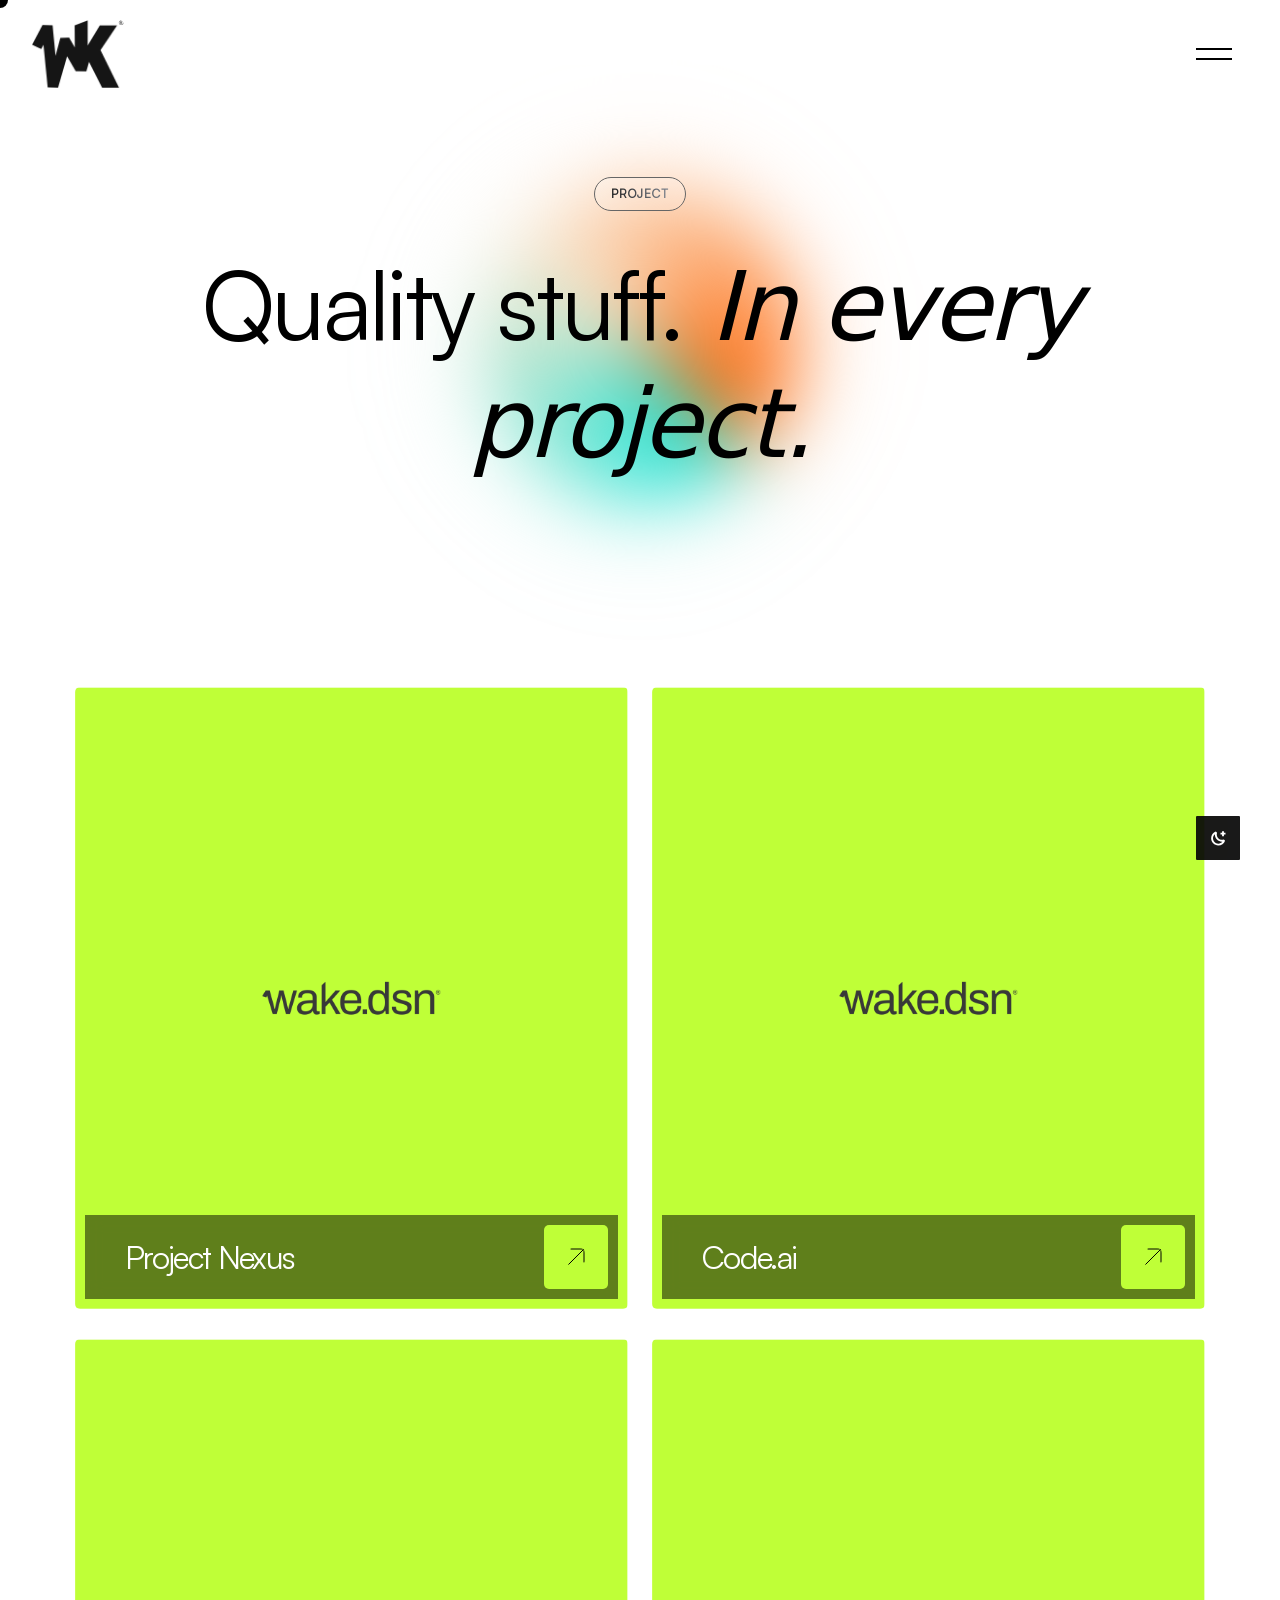
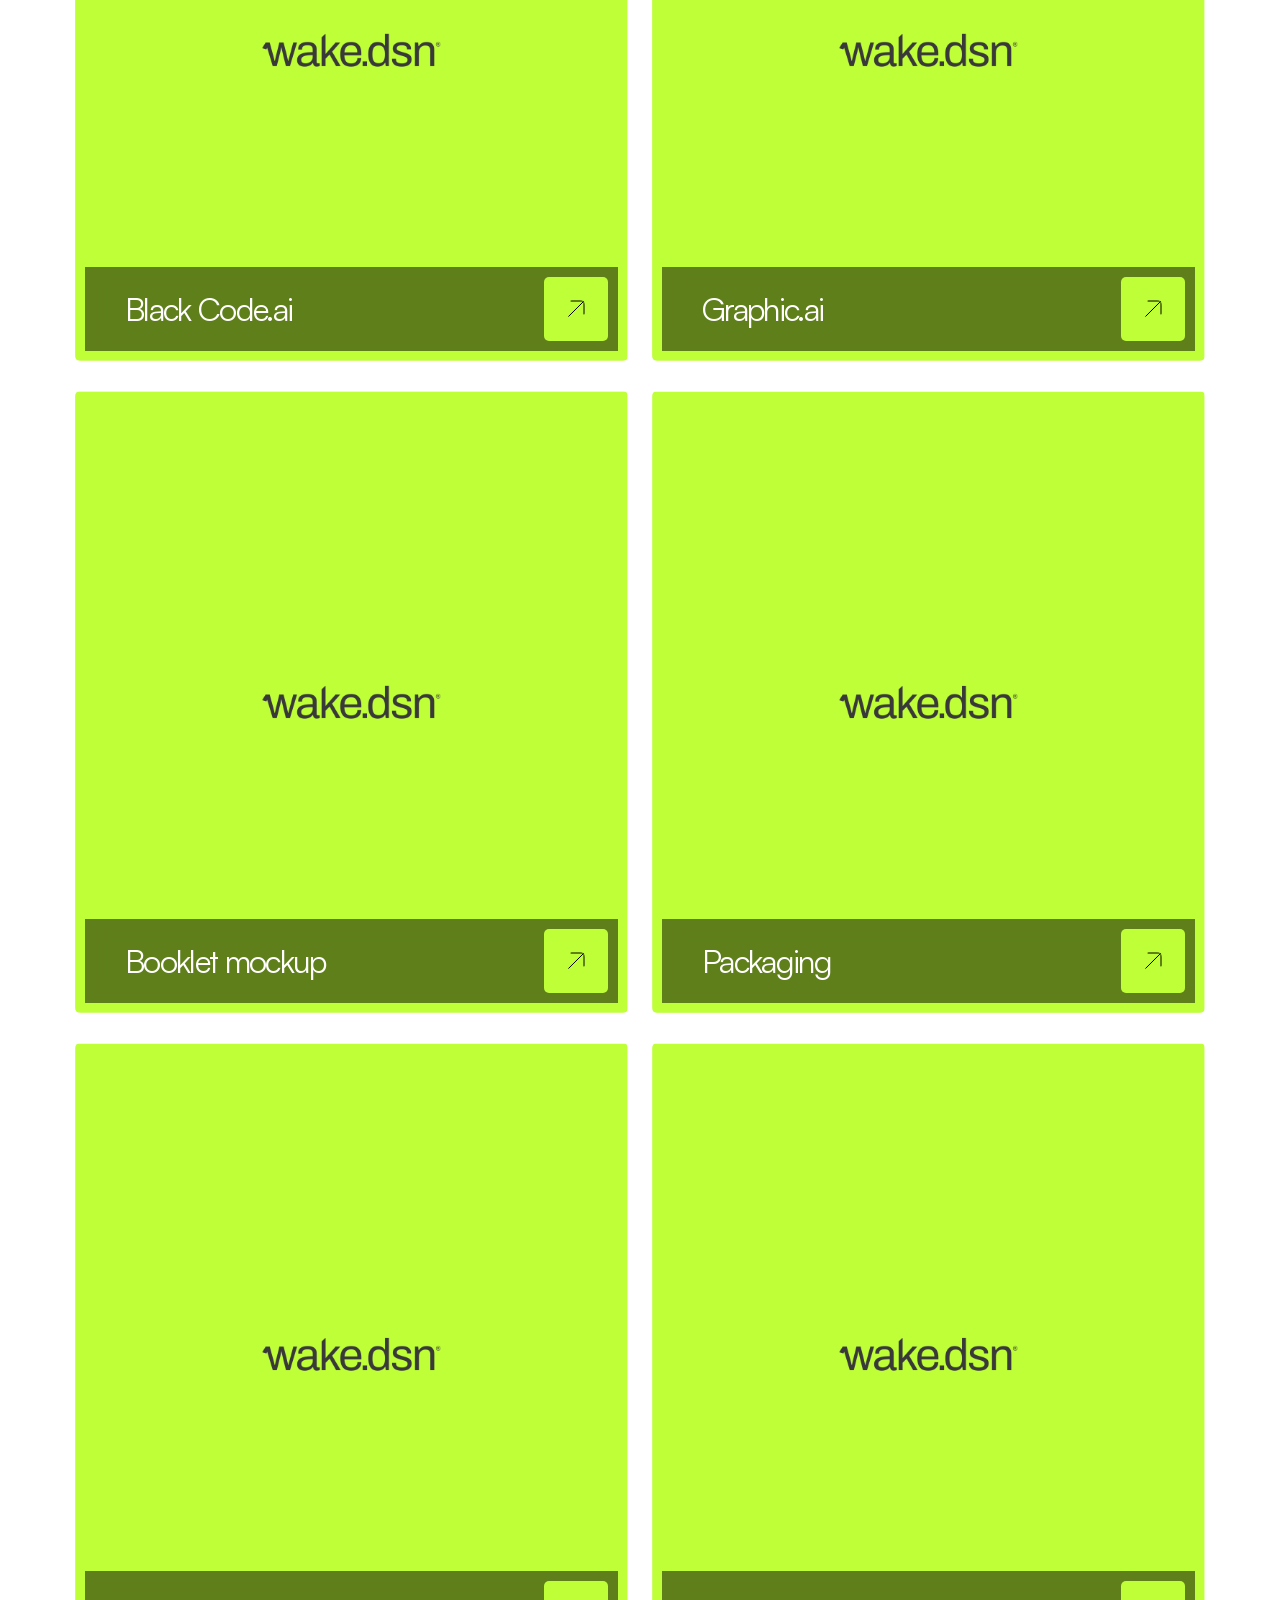
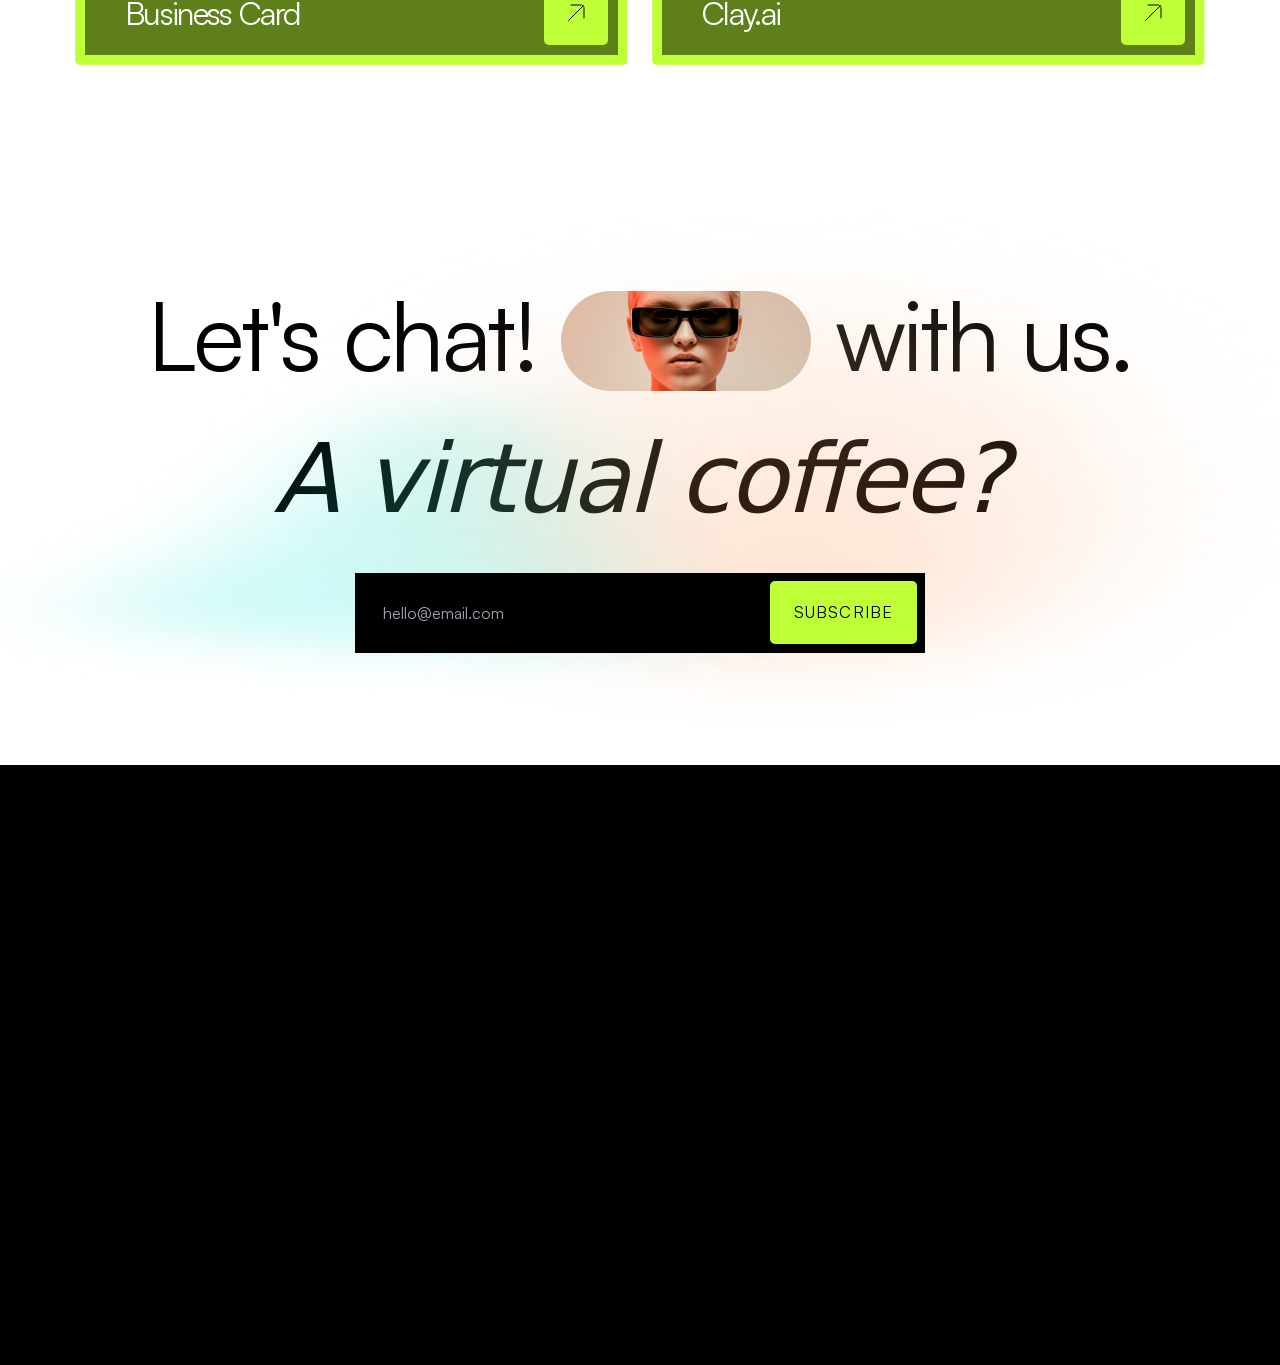
<file: project.html>
﻿<!DOCTYPE html>
<html lang="zxx">

<head>
  <meta charset="utf-8">
  <title>Rivor | Creative Agency Template</title>

  <!--Meta For No Index-->
  <meta name="robots" content="noindex, Nofollow, Noimageindex">
  
  <!-- mobile responsive meta -->
  <meta name="viewport" content="width=device-width, initial-scale=1">
  <meta name="viewport" content="width=device-width, initial-scale=1, maximum-scale=1">

  <!-- Stylesheets -->
  <link href="css/main.css" rel="stylesheet">
  
  <!--Favicon-->
  <link rel="icon" type="image/png" href="images/favicon-96x96.png" sizes="96x96">
  <link rel="icon" type="image/svg+xml" href="images/favicon.svg">
  <link rel="shortcut icon" href="images/favicon.ico">
  <link rel="apple-touch-icon" sizes="180x180" href="images/apple-touch-icon.png">
  <link rel="manifest" href="images/site.webmanifest">
</head>
<body>

<header id="header" class="w-full fixed z-[9999]">
  <div class="w-full fixed h-[155px] top-0 z-[21] pointer-events-none gradient-shadow">
    <div class="absolute inset-0 pointer-events-none" style="backdrop-filter: blur(0px); -webkit-backdrop-filter: blur(0px)"></div>
    <div class="absolute inset-0 pointer-events-none rounded-[inherit]" style="
        mask-image: linear-gradient(
          0deg,
          rgba(255, 255, 255, 0) 0%,
          rgba(255, 255, 255, 1) 16.666666666666664%,
          rgba(255, 255, 255, 1) 33.33333333333333%,
          rgba(255, 255, 255, 0) 50%
        );
        -webkit-mask-image: linear-gradient(
          0deg,
          rgba(255, 255, 255, 0) 0%,
          rgba(255, 255, 255, 1) 16.666666666666664%,
          rgba(255, 255, 255, 1) 33.33333333333333%,
          rgba(255, 255, 255, 0) 50%
        );
        backdrop-filter: blur(-7px);
        -webkit-backdrop-filter: blur(-7px);
      "></div>
    <div class="absolute inset-0 pointer-events-none rounded-[inherit]" style="
        mask-image: linear-gradient(
          0deg,
          rgba(255, 255, 255, 0) 16.666666666666664%,
          rgba(255, 255, 255, 1) 33.33333333333333%,
          rgba(255, 255, 255, 1) 50%,
          rgba(255, 255, 255, 0) 66.66666666666666%
        );
        -webkit-mask-image: linear-gradient(
          0deg,
          rgba(255, 255, 255, 0) 16.666666666666664%,
          rgba(255, 255, 255, 1) 33.33333333333333%,
          rgba(255, 255, 255, 1) 50%,
          rgba(255, 255, 255, 0) 66.66666666666666%
        );
        backdrop-filter: blur(2px);
        -webkit-backdrop-filter: blur(2px);
      "></div>
    <div class="absolute inset-0 pointer-events-none rounded-[inherit]" style="
        mask-image: linear-gradient(
          0deg,
          rgba(255, 255, 255, 0) 33.33333333333333%,
          rgba(255, 255, 255, 1) 50%,
          rgba(255, 255, 255, 1) 66.66666666666666%,
          rgba(255, 255, 255, 0) 83.33333333333333%
        );
        -webkit-mask-image: linear-gradient(
          0deg,
          rgba(255, 255, 255, 0) 33.33333333333333%,
          rgba(255, 255, 255, 1) 50%,
          rgba(255, 255, 255, 1) 66.66666666666666%,
          rgba(255, 255, 255, 0) 83.33333333333333%
        );
        backdrop-filter: blur(4px);
        -webkit-backdrop-filter: blur(4px);
      "></div>
    <div class="absolute inset-0 pointer-events-none rounded-[inherit]" style="
        mask-image: linear-gradient(
          0deg,
          rgba(255, 255, 255, 0) 50%,
          rgba(255, 255, 255, 1) 66.66666666666666%,
          rgba(255, 255, 255, 1) 83.33333333333333%,
          rgba(255, 255, 255, 0) 100%
        );
        -webkit-mask-image: linear-gradient(
          0deg,
          rgba(255, 255, 255, 0) 50%,
          rgba(255, 255, 255, 1) 66.66666666666666%,
          rgba(255, 255, 255, 1) 83.33333333333333%,
          rgba(255, 255, 255, 0) 100%
        );
        backdrop-filter: blur(8px);
        -webkit-backdrop-filter: blur(8px);
      "></div>
    <div class="absolute inset-0 pointer-events-none rounded-[inherit]" style="
        mask-image: linear-gradient(
          0deg,
          rgba(255, 255, 255, 0) 66.66666666666666%,
          rgba(255, 255, 255, 1) 83.33333333333333%,
          rgba(255, 255, 255, 1) 100%,
          rgba(255, 255, 255, 0) 116.66666666666666%
        );
        -webkit-mask-image: linear-gradient(
          0deg,
          rgba(255, 255, 255, 0) 66.66666666666666%,
          rgba(255, 255, 255, 1) 83.33333333333333%,
          rgba(255, 255, 255, 1) 100%,
          rgba(255, 255, 255, 0) 116.66666666666666%
        );
        backdrop-filter: blur(16px);
        -webkit-backdrop-filter: blur(16px);
      "></div>
  </div>
  <nav class="z-[1000] w-full fixed px-5 sm:px-8 pt-1 sm:pt-5 nav-top">
    <div class="flex justify-between">
      <a href="index.html">
        <img class="max-h-[68px] w-auto inline-block dark:hidden" src="images/logo.png" alt="logo">
        <img class="max-h-[68px] w-auto dark:inline-block hidden" src="images/logo-white.png" alt="logo">
      </a>
      <div class="flex items-center">
        <div class="menu-open cursor-pointer relative h-[68px] w-[68px] before:content-[''] before:absolute before:top-[28px] before:left-1/2 before:w-9 before:h-0.5 before:bg-black dark:before:bg-white before:-translate-x-1/2 before:transition-all before:duration-300 after:content-[''] after:absolute after:bottom-[28px] after:left-1/2 after:w-9 after:h-0.5 after:bg-black dark:after:bg-white after:-translate-x-1/2 after:transition-all after:duration-300 hover:before:top-[25px] hover:after:bottom-[25px]"></div>
      </div>
    </div>
  </nav>
</header>
<nav data-lenis-prevent="true" class="menu fixed right-6 top-0 w-full min-h-screen overflow-y-auto z-[99999] before:content-none md:before:content-[''] before:absolute before:w-[1px] before:h-[calc(100vh-94px)] before:left-[45%] before:top-0 before:bg-white before:bg-opacity-10 opacity-0">
  <div class="menu-close cursor-pointer sticky top-8 left-[89%] sm:left-[90%] md:left-[93%] lg:left-[94.7%] xl:left-[96.5%] 2xl:left-[96%] h-[40px] w-[40px] text-white">
    <svg xmlns="http://www.w3.org/2000/svg" x="0px" y="0px" width="30" height="30" viewbox="0 0 50 50">
      <path d="M 7.71875 6.28125 L 6.28125 7.71875 L 23.5625 25 L 6.28125 42.28125 L 7.71875 43.71875 L 25 26.4375 L 42.28125 43.71875 L 43.71875 42.28125 L 26.4375 25 L 43.71875 7.71875 L 42.28125 6.28125 L 25 23.5625 Z" fill="#fff"></path>
    </svg>
  </div>
  <div class="menu-wrapper relative max-w-[300px] sm:max-w-[400px] md:max-w-[600px] lg:max-w-[900px] xl:max-w-[1130px] mx-auto pb-4 flex flex-col gap-8 md:gap-16 md:top-20 z-[99999]">
    <ul class="menu-list">
      <li class="menu-list-item menu-list-item-anchor ">
        <a href="#" class="text-white text-[28px] md:text-[42px] xl:text-[56px] leading-[70px] xl:leading-[90px] menu-list-item-text">Home</a>
        <ul class="menu-list-item-dropdown relative md:absolute top-0 w-full md:w-auto h-fit left-0 md:left-[48%]">
          <li>
            <a href="index.html" class="text-white inline-block pb-1 pl-3 menu-list-item-dropdown-list text-base md:text-lg leading-8 md:leading-[50px] ">Homepage 01 -
              <span class="font-instrument italic text-white">Design Agency</span></a>
          </li>
          <li>
            <a href="homepage-02.html" class="text-white inline-block pb-1 pl-3 menu-list-item-dropdown-list text-base md:text-lg leading-8 md:leading-[50px] ">Homepage 02 -
              <span class="font-instrument italic text-white">Digital Solutions Agency</span></a>
          </li>
          <li>
            <a href="homepage-03.html" class="text-white inline-block pb-1 pl-3 menu-list-item-dropdown-list text-base md:text-lg leading-8 md:leading-[50px] ">Homepage 03 -
              <span class="font-instrument italic text-white">Portfolio</span></a>
          </li>
          <li>
            <a href="homepage-04.html" class="text-white inline-block pb-1 pl-3 menu-list-item-dropdown-list text-base md:text-lg leading-8 md:leading-[50px] ">Homepage 04 -
              <span class="font-instrument italic text-white">Photography Studio</span></a>
          </li>

          <li>
            <a href="homepage-05.html" class="text-white inline-block pb-1 pl-3 menu-list-item-dropdown-list text-base md:text-lg leading-8 md:leading-[50px] ">Homepage 05 -
              <span class="font-instrument italic text-white">SEO Agency</span></a>
          </li>
          <li>
            <a href="homepage-06.html" class="text-white inline-block pb-1 pl-3 menu-list-item-dropdown-list text-base md:text-lg leading-8 md:leading-[50px] ">Homepage 06 -
              <span class="font-instrument italic text-white">
                Creative Agency</span></a>
          </li>
          <li>
            <a href="homepage-07.html" class="text-white inline-block pb-1 pl-3 menu-list-item-dropdown-list text-base md:text-lg leading-8 md:leading-[50px] ">Homepage 07 -
              <span class="font-instrument italic text-white">Design Studio</span></a>
          </li>
          <li>
            <a href="homepage-08.html" class="text-white inline-block pb-1 pl-3 menu-list-item-dropdown-list text-base md:text-lg leading-8 md:leading-[50px] ">Homepage 08 -
              <span class="font-instrument italic text-white">Business Solutions</span></a>
          </li>
          <li>
            <a href="homepage-09.html" class="text-white inline-block pb-1 pl-3 menu-list-item-dropdown-list text-base md:text-lg leading-8 md:leading-[50px] ">Homepage 09 -
              <span class="font-instrument italic text-white">Personal Branding
              </span></a>
          </li>
          <li>
            <a href="homepage-10.html" class="text-white inline-block pb-1 pl-3 menu-list-item-dropdown-list text-base md:text-lg leading-8 md:leading-[50px] ">Homepage 10 -
              <span class="font-instrument italic text-white">Full-Service Agency</span></a>
          </li>
        </ul>
      </li>
      <li class="menu-list-item menu-list-item-anchor ">
        <a href="#" class="text-white text-[28px] md:text-[42px] xl:text-[56px] leading-[70px] xl:leading-[90px] menu-list-item-text">About</a>
        <ul class="menu-list-item-dropdown relative md:absolute top-0 w-full md:w-auto h-fit left-0 md:left-[48%]">
          <li>
            <a href="about.html" class="text-white inline-block pb-1 pl-3 menu-list-item-dropdown-list text-base md:text-lg leading-8 md:leading-[50px] ">About
            </a>
          </li>
          <li>
            <a href="about-02.html" class="text-white inline-block pb-1 pl-3 menu-list-item-dropdown-list text-base md:text-lg leading-8 md:leading-[50px] ">About 02</a>
          </li>
        </ul>
      </li>
      <li class="menu-list-item menu-list-item-anchor w-full ">
        <a href="#" class="text-white text-[28px] md:text-[42px] xl:text-[56px] leading-[70px] xl:leading-[90px] menu-list-item-text">Services</a>
        <ul class="menu-list-item-dropdown relative md:absolute top-0 w-full md:w-auto h-fit left-0 md:left-[48%]">
          <li>
            <a href="services.html" class="text-white inline-block pb-1 pl-3 menu-list-item-dropdown-list text-base md:text-lg leading-8 md:leading-[50px] ">Services
            </a>
          </li>
          <li>
            <a href="services-details.html" class="text-white inline-block pb-1 pl-3 menu-list-item-dropdown-list text-base md:text-lg leading-8 md:leading-[50px] ">Services Details
            </a>
          </li>
        </ul>
      </li>
      <li class="menu-list-item menu-list-item-anchor w-full ">
        <a href="#" class="text-white text-[28px] md:text-[42px] xl:text-[56px] leading-[70px] xl:leading-[90px] menu-list-item-text">Blog</a>
        <ul class="menu-list-item-dropdown relative md:absolute top-0 w-full md:w-auto h-fit left-0 md:left-[48%]">
          <li>
            <a href="blog.html" class="text-white inline-block pb-1 pl-3 menu-list-item-dropdown-list text-base md:text-lg leading-8 md:leading-[50px] ">Blog
            </a>
          </li>
          <li>
            <a href="blog-02.html" class="text-white inline-block pb-1 pl-3 menu-list-item-dropdown-list text-base md:text-lg leading-8 md:leading-[50px] ">Blog 02
            </a>
          </li>
          <li>
            <a href="blog-details.html" class="text-white inline-block pb-1 pl-3 menu-list-item-dropdown-list text-base md:text-lg leading-8 md:leading-[50px] ">Blog Details
            </a>
          </li>
        </ul>
      </li>
      <li class="menu-list-item menu-list-item-anchor w-full active">
        <a href="#" class="text-white text-[28px] md:text-[42px] xl:text-[56px] leading-[70px] xl:leading-[90px] menu-list-item-text">Projects</a>
        <ul class="menu-list-item-dropdown relative md:absolute top-0 w-full md:w-auto h-fit left-0 md:left-[48%]">
          <li>
            <a href="project.html" class="text-white inline-block pb-1 pl-3 menu-list-item-dropdown-list text-base md:text-lg leading-8 md:leading-[50px] active">Project
            </a>
          </li>
          <li>
            <a href="project-02.html" class="text-white inline-block pb-1 pl-3 menu-list-item-dropdown-list text-base md:text-lg leading-8 md:leading-[50px] ">Project 02
            </a>
          </li>
          <li>
            <a href="project-03.html" class="text-white inline-block pb-1 pl-3 menu-list-item-dropdown-list text-base md:text-lg leading-8 md:leading-[50px] ">Project 03
            </a>
          </li>
          <li>
            <a href="project-details.html" class="text-white inline-block pb-1 pl-3 menu-list-item-dropdown-list text-base md:text-lg leading-8 md:leading-[50px] ">Project Details
            </a>
          </li>
          <li>
            <a href="project-details-02.html" class="text-white inline-block pb-1 pl-3 menu-list-item-dropdown-list text-base md:text-lg leading-8 md:leading-[50px] ">Project Details 02
            </a>
          </li>
        </ul>
      </li>
    </ul>
  </div>
  <div class="menu-footer max-lg:hidden lg:block fixed bottom-0 w-full border-t border-white border-opacity-10">
    <div class="menu-footer-content max-w-[300px] sm:max-w-[400px] md:max-w-[600px] lg:max-w-[900px] xl:max-w-[1130px] flex justify-between mx-auto py-8 flex-col md:flex-row">
      <p class="text-sm w-full md:w-auto mb-4 md:mb-0">
        2261 Market Street #5039 San Francisco, CA 94114
      </p>
      <div class="flex gap-6">
        <span>
          <a href="https://www.facebook.com/staticmania">
            <svg xmlns="http://www.w3.org/2000/svg" width="23" height="23" viewbox="0 0 20 20" fill="none" class="stroke-[#565656] hover:stroke-white duration-200">
              <path d="M10 17.5C14.1421 17.5 17.5 14.1421 17.5 10C17.5 5.85786 14.1421 2.5 10 2.5C5.85786 2.5 2.5 5.85786 2.5 10C2.5 14.1421 5.85786 17.5 10 17.5Z" stroke-linecap="round" stroke-linejoin="round"></path>
              <path d="M13.125 6.875H11.875C11.3777 6.875 10.9008 7.07254 10.5492 7.42418C10.1975 7.77581 10 8.25272 10 8.75V17.5" stroke-linecap="round" stroke-linejoin="round"></path>
              <path d="M7.5 11.25H12.5" stroke-linecap="round" stroke-linejoin="round"></path>
            </svg>
          </a>
        </span>
        <span>
          <a href="https://www.youtube.com/channel/UCAaNCn1kzI1fXD4-fPD157Q">
            <svg xmlns="http://www.w3.org/2000/svg" class="stroke-[#565656] hover:stroke-white duration-200" width="23" height="23" viewbox="0 0 20 20" fill="none">
              <path d="M12.5 10L8.75 7.5V12.5L12.5 10Z" stroke-linecap="round" stroke-linejoin="round"></path>
              <path d="M1.875 9.99998C1.875 12.3246 2.11517 13.6886 2.29774 14.3896C2.34654 14.581 2.44026 14.7581 2.57114 14.9061C2.70201 15.0541 2.86627 15.1688 3.0503 15.2407C5.66569 16.2457 10 16.2181 10 16.2181C10 16.2181 14.3343 16.2457 16.9497 15.2407C17.1337 15.1688 17.298 15.0541 17.4288 14.9061C17.5597 14.7581 17.6534 14.581 17.7022 14.3896C17.8848 13.6886 18.125 12.3246 18.125 9.99998C18.125 7.67533 17.8848 6.3114 17.7023 5.6104C17.6535 5.41894 17.5597 5.24188 17.4289 5.09386C17.298 4.94585 17.1337 4.83115 16.9497 4.75927C14.3343 3.75422 10 3.78181 10 3.78181C10 3.78181 5.66574 3.75422 3.05033 4.75926C2.86629 4.83114 2.70203 4.94584 2.57116 5.09385C2.44029 5.24186 2.34656 5.41893 2.29776 5.61038C2.11518 6.31138 1.875 7.67533 1.875 9.99998Z" stroke-linecap="round" stroke-linejoin="round"></path>
            </svg>
          </a>
        </span>
        <span>
          <a href="https://www.instagram.com/staticmania">
            <svg xmlns="http://www.w3.org/2000/svg" class="stroke-[#565656] hover:stroke-white duration-200" width="23" height="23" viewbox="0 0 20 20" fill="none">
              <path d="M10 13.125C11.7259 13.125 13.125 11.7259 13.125 10C13.125 8.27411 11.7259 6.875 10 6.875C8.27411 6.875 6.875 8.27411 6.875 10C6.875 11.7259 8.27411 13.125 10 13.125Z" stroke-miterlimit="10"></path>
              <path d="M13.4375 2.8125H6.5625C4.49143 2.8125 2.8125 4.49143 2.8125 6.5625V13.4375C2.8125 15.5086 4.49143 17.1875 6.5625 17.1875H13.4375C15.5086 17.1875 17.1875 15.5086 17.1875 13.4375V6.5625C17.1875 4.49143 15.5086 2.8125 13.4375 2.8125Z" stroke-linecap="round" stroke-linejoin="round"></path>
              <path d="M14.0625 6.875C14.5803 6.875 15 6.45527 15 5.9375C15 5.41973 14.5803 5 14.0625 5C13.5447 5 13.125 5.41973 13.125 5.9375C13.125 6.45527 13.5447 6.875 14.0625 6.875Z" fill="#565656"></path>
            </svg>
          </a>
        </span>
        <span>
          <a href="https://dribbble.com/staticmania/">
            <svg xmlns="http://www.w3.org/2000/svg" class="stroke-[#565656] hover:stroke-white duration-200" width="23" height="23" viewbox="0 0 20 20" fill="none">
              <path d="M10 17.5C14.1421 17.5 17.5 14.1421 17.5 10C17.5 5.85786 14.1421 2.5 10 2.5C5.85786 2.5 2.5 5.85786 2.5 10C2.5 14.1421 5.85786 17.5 10 17.5Z" stroke-linecap="round" stroke-linejoin="round"></path>
              <path d="M5.55078 16.037C6.66328 14.1939 8.23315 12.6697 10.1082 11.6119C11.9832 10.5542 14.0997 9.99896 16.2524 10C16.6741 10 17.0905 10.0206 17.5017 10.0616" stroke-linecap="round" stroke-linejoin="round"></path>
              <path d="M14.6894 4.14795C13.5183 5.58738 12.0409 6.74742 10.3647 7.54356C8.68846 8.3397 6.85577 8.75188 5.00011 8.75007C4.20969 8.75045 3.42101 8.67625 2.64453 8.52846" stroke-linecap="round" stroke-linejoin="round"></path>
              <path d="M6.71484 3.25684C8.59445 4.35971 10.1529 5.93502 11.2355 7.82638C12.3181 9.71775 12.8871 11.8594 12.8861 14.0387C12.8869 15.0598 12.7627 16.0771 12.5165 17.0681" stroke-linecap="round" stroke-linejoin="round"></path>
            </svg>
          </a>
        </span>
        <span>
          <a href="https://www.figma.com/@staticmania">
            <svg xmlns="http://www.w3.org/2000/svg" class="stroke-[#565656] hover:stroke-white duration-200" width="23" height="23" viewbox="0 0 20 20" fill="none">
              <path d="M12.6562 12.6562C14.1233 12.6562 15.3125 11.467 15.3125 10C15.3125 8.53299 14.1233 7.34375 12.6562 7.34375C11.1892 7.34375 10 8.53299 10 10C10 11.467 11.1892 12.6562 12.6562 12.6562Z" stroke-linecap="round" stroke-linejoin="round"></path>
              <path d="M10 7.34368V2.03125H7.34375C6.63927 2.03125 5.96364 2.3111 5.4655 2.80925C4.96735 3.30739 4.6875 3.98302 4.6875 4.6875C4.6875 5.39198 4.96735 6.06761 5.4655 6.56575C5.96364 7.0639 6.63927 7.34375 7.34375 7.34375L10 7.34368Z" stroke-linecap="round" stroke-linejoin="round"></path>
              <path d="M10 12.6562V7.34375H7.34375C6.63927 7.34375 5.96364 7.6236 5.4655 8.12175C4.96735 8.61989 4.6875 9.29552 4.6875 10C4.6875 10.7045 4.96735 11.3801 5.4655 11.8783C5.96364 12.3764 6.63927 12.6562 7.34375 12.6562L10 12.6562Z" stroke-linecap="round" stroke-linejoin="round"></path>
              <path d="M10 7.34368V2.03125H12.6562C13.3607 2.03125 14.0364 2.3111 14.5345 2.80925C15.0326 3.30739 15.3125 3.98302 15.3125 4.6875C15.3125 5.39198 15.0326 6.06761 14.5345 6.56575C14.0364 7.0639 13.3607 7.34375 12.6562 7.34375L10 7.34368Z" stroke-linecap="round" stroke-linejoin="round"></path>
              <path d="M10 12.6562V15.3125C10 15.8379 9.84423 16.3515 9.55236 16.7883C9.26049 17.2251 8.84564 17.5656 8.36028 17.7666C7.87491 17.9677 7.34083 18.0203 6.82556 17.9178C6.3103 17.8153 5.837 17.5623 5.46551 17.1908C5.09402 16.8194 4.84104 16.3461 4.73854 15.8308C4.63605 15.3155 4.68865 14.7814 4.88969 14.2961C5.09074 13.8107 5.4312 13.3959 5.86801 13.104C6.30483 12.8121 6.81839 12.6563 7.34375 12.6563L10 12.6562Z" stroke-linecap="round" stroke-linejoin="round"></path>
            </svg>
          </a>
        </span>
        <span>
          <a href="https://discord.gg/fSxDJyvJmr">
            <svg xmlns="http://www.w3.org/2000/svg" class="stroke-[#565656] hover:stroke-white duration-200" width="23" height="23" viewbox="0 0 20 20" fill="none">
              <path d="M7.5 12.1875C8.01777 12.1875 8.4375 11.7678 8.4375 11.25C8.4375 10.7322 8.01777 10.3125 7.5 10.3125C6.98223 10.3125 6.5625 10.7322 6.5625 11.25C6.5625 11.7678 6.98223 12.1875 7.5 12.1875Z" fill="#565656"></path>
              <path d="M12.5 12.1875C13.0178 12.1875 13.4375 11.7678 13.4375 11.25C13.4375 10.7322 13.0178 10.3125 12.5 10.3125C11.9822 10.3125 11.5625 10.7322 11.5625 11.25C11.5625 11.7678 11.9822 12.1875 12.5 12.1875Z" fill="#565656"></path>
              <path d="M5.8125 6.24985C7.16746 5.82575 8.58012 5.6149 9.99987 5.62485C11.4196 5.6149 12.8322 5.82575 14.1872 6.24983" stroke-linecap="round" stroke-linejoin="round"></path>
              <path d="M14.1871 13.75C12.8322 14.1741 11.4195 14.3849 9.99981 14.375C8.58008 14.3849 7.16744 14.1741 5.8125 13.75" stroke-linecap="round" stroke-linejoin="round"></path>
              <path d="M12.1148 14.2255L13.0542 16.1044C13.1168 16.2306 13.2204 16.3319 13.348 16.3916C13.4756 16.4513 13.6196 16.466 13.7567 16.4333C15.6737 15.9646 17.3264 15.1474 18.5301 14.1012C18.622 14.0221 18.6892 13.9182 18.7234 13.802C18.7577 13.6857 18.7576 13.562 18.7232 13.4457L16.069 4.59837C16.0422 4.50915 15.9959 4.42704 15.9334 4.35799C15.8708 4.28894 15.7937 4.2347 15.7076 4.19922C14.9577 3.89221 14.1822 3.65213 13.39 3.48181C13.2391 3.44873 13.0813 3.47261 12.9469 3.54884C12.8125 3.62508 12.711 3.74829 12.662 3.89481L12.0391 5.76353" stroke-linecap="round" stroke-linejoin="round"></path>
              <path d="M7.88822 14.2255L6.94874 16.1044C6.88614 16.2306 6.78258 16.3319 6.65499 16.3916C6.5274 16.4513 6.38332 16.466 6.2463 16.4333C4.32922 15.9646 2.67656 15.1474 1.47286 14.1012C1.38094 14.0222 1.31381 13.9182 1.27955 13.802C1.24529 13.6857 1.24536 13.562 1.27974 13.4457L3.93395 4.59836C3.96074 4.50915 4.00709 4.42703 4.06961 4.35798C4.13214 4.28894 4.20927 4.2347 4.29539 4.19921C5.04524 3.8922 5.82077 3.65213 6.61293 3.48181C6.76385 3.44873 6.92168 3.47261 7.05607 3.54884C7.19046 3.62508 7.29194 3.74829 7.34099 3.89481L7.9639 5.76353" stroke-linecap="round" stroke-linejoin="round"></path>
              <path d="M7.5 12.1875C8.01777 12.1875 8.4375 11.7678 8.4375 11.25C8.4375 10.7322 8.01777 10.3125 7.5 10.3125C6.98223 10.3125 6.5625 10.7322 6.5625 11.25C6.5625 11.7678 6.98223 12.1875 7.5 12.1875Z" fill="#565656"></path>
              <path d="M12.5 12.1875C13.0178 12.1875 13.4375 11.7678 13.4375 11.25C13.4375 10.7322 13.0178 10.3125 12.5 10.3125C11.9822 10.3125 11.5625 10.7322 11.5625 11.25C11.5625 11.7678 11.9822 12.1875 12.5 12.1875Z" fill="#565656"></path>
              <path d="M5.8125 6.24985C7.16746 5.82575 8.58012 5.6149 9.99987 5.62485C11.4196 5.6149 12.8322 5.82575 14.1872 6.24983" stroke-linecap="round" stroke-linejoin="round"></path>
              <path d="M14.1871 13.75C12.8322 14.1741 11.4195 14.3849 9.99981 14.375C8.58008 14.3849 7.16744 14.1741 5.8125 13.75" stroke-linecap="round" stroke-linejoin="round"></path>
              <path d="M12.1148 14.2255L13.0542 16.1044C13.1168 16.2306 13.2204 16.3319 13.348 16.3916C13.4756 16.4513 13.6196 16.466 13.7567 16.4333C15.6737 15.9646 17.3264 15.1474 18.5301 14.1012C18.622 14.0221 18.6892 13.9182 18.7234 13.802C18.7577 13.6857 18.7576 13.562 18.7232 13.4457L16.069 4.59837C16.0422 4.50915 15.9959 4.42704 15.9334 4.35799C15.8708 4.28894 15.7937 4.2347 15.7076 4.19922C14.9577 3.89221 14.1822 3.65213 13.39 3.48181C13.2391 3.44873 13.0813 3.47261 12.9469 3.54884C12.8125 3.62508 12.711 3.74829 12.662 3.89481L12.0391 5.76353" stroke-linecap="round" stroke-linejoin="round"></path>
              <path d="M7.88822 14.2255L6.94874 16.1044C6.88614 16.2306 6.78258 16.3319 6.65499 16.3916C6.5274 16.4513 6.38332 16.466 6.2463 16.4333C4.32922 15.9646 2.67656 15.1474 1.47286 14.1012C1.38094 14.0222 1.31381 13.9182 1.27955 13.802C1.24529 13.6857 1.24536 13.562 1.27974 13.4457L3.93395 4.59836C3.96074 4.50915 4.00709 4.42703 4.06961 4.35798C4.13214 4.28894 4.20927 4.2347 4.29539 4.19921C5.04524 3.8922 5.82077 3.65213 6.61293 3.48181C6.76385 3.44873 6.92168 3.47261 7.05607 3.54884C7.19046 3.62508 7.29194 3.74829 7.34099 3.89481L7.9639 5.76353" stroke-linecap="round" stroke-linejoin="round"></path>
            </svg>
          </a>
        </span>
        <span>
          <a href="https://www.linkedin.com/company/staticmania/">
            <svg xmlns="http://www.w3.org/2000/svg" class="stroke-[#565656] hover:stroke-white duration-200" width="23" height="23" viewbox="0 0 20 20" fill="none">
              <path d="M16.25 3.125H3.75C3.40482 3.125 3.125 3.40482 3.125 3.75V16.25C3.125 16.5952 3.40482 16.875 3.75 16.875H16.25C16.5952 16.875 16.875 16.5952 16.875 16.25V3.75C16.875 3.40482 16.5952 3.125 16.25 3.125Z" stroke-linecap="round" stroke-linejoin="round"></path>
              <path d="M9.375 8.75V13.75" stroke-linecap="round" stroke-linejoin="round"></path>
              <path d="M6.875 8.75V13.75" stroke-linecap="round" stroke-linejoin="round"></path>
              <path d="M9.375 10.9375C9.375 10.3573 9.60547 9.80094 10.0157 9.3907C10.4259 8.98047 10.9823 8.75 11.5625 8.75C12.1427 8.75 12.6991 8.98047 13.1093 9.3907C13.5195 9.80094 13.75 10.3573 13.75 10.9375V13.75" stroke-linecap="round" stroke-linejoin="round"></path>
              <path d="M6.875 7.1875C7.39277 7.1875 7.8125 6.76777 7.8125 6.25C7.8125 5.73223 7.39277 5.3125 6.875 5.3125C6.35723 5.3125 5.9375 5.73223 5.9375 6.25C5.9375 6.76777 6.35723 7.1875 6.875 7.1875Z" fill="#565656"></path>
            </svg>
          </a>
        </span>
      </div>
    </div>
  </div>
</nav>
<div class="menu-overflow fixed z-[9999] bg-[rgba(10,10,10,0.95)] bg-opacity-60 backdrop-blur-[25px] w-full h-full pointer-events-none"></div>

<!-- Cursor Pointer -->
<div class="pointer"></div>

<!-- Dark Mode toggle -->
<div class="toggle-button fixed right-10 bottom-10 z-[1000]">
  <button id="theme-toggle" type="button" class="text-secondary bg-black/90 dark:bg-white/90 rounded-[1px] backdrop-blur-xl dark:text-white focus:outline-none focus:ring-0 focus:ring-gray-200 w-[44px] h-[44px] flex justify-center items-center">
    <svg data-testid="geist-icon" id="theme-toggle-dark-icon" class="hidden w-5 h-5" fill="#fff" stroke-linejoin="round" viewbox="0 0 16 16">
      <path fill-rule="evenodd" clip-rule="evenodd" d="M10.5 0.25V1V1.5H11L11.75 1.5V3H11H10.5V3.5V4.25H9V3.5V3H8.5H7.75V1.5H8.5H9V1V0.25H10.5ZM3.25514 2.75496C2.33413 3.53491 1.75 4.69972 1.75 6C1.75 8.34721 3.65279 10.25 6 10.25C7.30029 10.25 8.4651 9.66587 9.24505 8.74485C9.16377 8.74827 9.08207 8.74999 9 8.74999C5.82436 8.74999 3.25 6.17563 3.25 2.99999C3.25 2.91792 3.25172 2.83623 3.25514 2.75496ZM0.25 6C0.25 3.51072 1.83142 1.39271 4.042 0.592193L5.00256 1.55275C4.83933 2.00347 4.75 2.49047 4.75 2.99999C4.75 5.3472 6.65279 7.24999 9 7.24999C9.50953 7.24999 9.99653 7.16065 10.4473 6.99743L11.4078 7.95798C10.6073 10.1686 8.48929 11.75 6 11.75C2.82436 11.75 0.25 9.17564 0.25 6Z" fill="#fff" transform="translate(2.25, 2.25)"></path>
    </svg>
    <svg id="theme-toggle-light-icon" class="hidden w-5 h-5" fill="#000" viewbox="0 0 16 16" data-testid="geist-icon" stroke-linejoin="round">
      <path fill-rule="evenodd" clip-rule="evenodd" d="M7.75 1V0.25H6.25V1V1.25V2H7.75V1.25V1ZM7 9C8.10457 9 9 8.10457 9 7C9 5.89543 8.10457 5 7 5C5.89543 5 5 5.89543 5 7C5 8.10457 5.89543 9 7 9ZM7 10.5C8.933 10.5 10.5 8.933 10.5 7C10.5 5.067 8.933 3.5 7 3.5C5.067 3.5 3.5 5.067 3.5 7C3.5 8.933 5.067 10.5 7 10.5ZM7.75 12V12.75V13V13.75H6.25V13V12.75V12H7.75ZM12 6.25H12.75H13H13.75V7.75H13H12.75H12V6.25ZM1 6.25H0.25V7.75H1H1.25H2V6.25H1.25H1ZM10.0052 2.93414L10.5355 2.40381L10.7123 2.22703L11.2426 1.6967L12.3033 2.75736L11.773 3.28769L11.5962 3.46447L11.0659 3.9948L10.0052 2.93414ZM2.22703 10.7123L1.6967 11.2426L2.75736 12.3033L3.28769 11.773L3.46447 11.5962L3.9948 11.0659L2.93414 10.0052L2.40381 10.5355L2.22703 10.7123ZM2.93414 3.9948L2.40381 3.46447L2.22703 3.28769L1.6967 2.75736L2.75736 1.6967L3.28769 2.22703L3.46447 2.40381L3.9948 2.93414L2.93414 3.9948ZM10.7123 11.773L11.2426 12.3033L12.3033 11.2426L11.773 10.7123L11.5962 10.5355L11.0659 10.0052L10.0052 11.0659L10.5355 11.5962L10.7123 11.773Z" fill="#000" transform="translate(1.25, 1.25)"></path>
    </svg>
  </button>
</div>


<main class="lg:mb-[600px] relative z-10 bg-backgroundBody dark:bg-dark">
<!--=====================================
   Page Header Section
======================================-->
<section class="pt-28 sm:pb-28 max-md:pb-16 md:py-[155px] lg:py-[177px] relative z-50 overflow-hidden">
  <div id="hero-gradient-wrapper" class="absolute w-full h-full top-0 left-0 -z-10 blur-[35px] md:blur-[60px] scale-75">
    <!-- Gradient Background Image: Positioned centrally with responsive sizing -->
    <img src="images/hero-gradient-background.png" alt="hero-gradient-background" id="hero-gradient" class="absolute left-1/2 top-1/2 -translate-x-1/2 -translate-y-1/2">
  </div>

  <!-- Content Container -->
  <div class="container">
    <!-- Centered Content with Animation -->
    <div class="text-center reveal-me">
      <!-- Badge Component -->
      <div class="rv-badge">
        <span class="rv-badge-text">Project</span>
      </div>

      <!-- Title and Description -->
      <h1 class="mt-3.5 sm:mt-5 lg:mt-9 mb-3 sm:mb-4 lg:mb-7">Quality stuff.<span class="font-instrument italic"> In every <br class="hidden md:block "> project.</span></h1>
      <p></p>
    </div>
  </div>
</section>


<section class="pb-14 md:pb-16 lg:pb-[88px] xl:pb-[100px]">
  <div class="container">
    <div class="grid grid-cols-1 md:grid-cols-2 gap-6 max-xs:px-5">
      <div class="relative group cursor-pointer reveal-me">
        <a href="project-details.html" class="w-full">
          <figure class="overflow-hidden">
            <img class="w-full h-full block transition-all duration-500 group-hover:scale-125" src="images/services/services-1.png" alt="Services Image">
          </figure>
          <div class="bg-secondary/50 backdrop-blur w-[calc(100%-20px)] py-2.5 pl-5 sm:pl-10 mx-2.5 absolute bottom-4 pr-2.5 flex items-center justify-between group-hover:scale-[1.01] transition-all duration-500">
            <h3 class="text-white text-2xl lg:text-[32px]">Project Nexus</h3>
            <figure class="bg-primary p-7 lg:p-8 cursor-pointer relative overflow-hidden">
              <img src="images/icons/arrow-Icon.svg" alt="Arrow Icon" class="absolute left-1/2 -translate-x-1/2 top-1/2 -translate-y-1/2 group-hover:-translate-y-12 group-hover:translate-x-8 transition-all duration-500 opacity-100 group-hover:opacity-0">
              <img src="images/icons/arrow-Icon.svg" alt="Arrow Icon" class="absolute translate-y-8 -translate-x-12 transition-all duration-500 opacity-0 group-hover:opacity-100 group-hover:-translate-x-2.5 group-hover:-translate-y-2">
            </figure>
          </div>
        </a>
      </div>
      <div class="relative group cursor-pointer reveal-me">
        <a href="project-details.html" class="w-full">
          <figure class="overflow-hidden">
            <img class="w-full h-full block transition-all duration-500 hover:scale-125" src="images/services/services-2.png" alt="Services Image">
          </figure>
          <div class="bg-secondary/50 backdrop-blur w-[calc(100%-20px)] py-2.5 pl-5 sm:pl-10 mx-2.5 absolute bottom-4 pr-2.5 flex items-center justify-between group-hover:scale-[1.01] transition-all duration-500">
            <h3 class="text-white text-2xl lg:text-[32px]">Code.ai</h3>
            <figure class="bg-primary p-7 lg:p-8 cursor-pointer relative overflow-hidden">
              <img src="images/icons/arrow-Icon.svg" alt="Arrow Icon" class="absolute left-1/2 -translate-x-1/2 top-1/2 -translate-y-1/2 group-hover:-translate-y-12 group-hover:translate-x-8 transition-all duration-500 opacity-100 group-hover:opacity-0">
              <img src="images/icons/arrow-Icon.svg" alt="Arrow Icon" class="absolute translate-y-8 -translate-x-12 transition-all duration-500 opacity-0 group-hover:opacity-100 group-hover:-translate-x-2.5 group-hover:-translate-y-2">
            </figure>
          </div>
        </a>
      </div>
      <div class="relative group cursor-pointer reveal-me">
        <a href="project-details.html" class="w-full">
          <figure class="overflow-hidden">
            <img class="w-full h-full block transition-all duration-500 hover:scale-125" src="images/services/services-3.png" alt="Services Image">
          </figure>
          <div class="bg-secondary/50 backdrop-blur w-[calc(100%-20px)] py-2.5 pl-5 sm:pl-10 mx-2.5 absolute bottom-4 pr-2.5 flex items-center justify-between group-hover:scale-[1.01] transition-all duration-500">
            <h3 class="text-white text-2xl lg:text-[32px]">Black Code.ai</h3>
            <figure class="bg-primary p-7 lg:p-8 cursor-pointer relative overflow-hidden">
              <img src="images/icons/arrow-Icon.svg" alt="Arrow Icon" class="absolute left-1/2 -translate-x-1/2 top-1/2 -translate-y-1/2 group-hover:-translate-y-12 group-hover:translate-x-8 transition-all duration-500 opacity-100 group-hover:opacity-0">
              <img src="images/icons/arrow-Icon.svg" alt="Arrow Icon" class="absolute translate-y-8 -translate-x-12 transition-all duration-500 opacity-0 group-hover:opacity-100 group-hover:-translate-x-2.5 group-hover:-translate-y-2">
            </figure>
          </div>
        </a>
      </div>
      <div class="relative group cursor-pointer reveal-me">
        <a href="project-details.html" class="w-full">
          <figure class="overflow-hidden">
            <img class="w-full h-full block transition-all duration-500 hover:scale-125" src="images/services/services-4.png" alt="Services Image">
          </figure>
          <div class="bg-secondary/50 backdrop-blur w-[calc(100%-20px)] py-2.5 pl-5 sm:pl-10 mx-2.5 absolute bottom-4 pr-2.5 flex items-center justify-between group-hover:scale-[1.01] transition-all duration-500">
            <h3 class="text-white text-2xl lg:text-[32px]">Graphic.ai</h3>
            <figure class="bg-primary p-7 lg:p-8 cursor-pointer relative overflow-hidden">
              <img src="images/icons/arrow-Icon.svg" alt="Arrow Icon" class="absolute left-1/2 -translate-x-1/2 top-1/2 -translate-y-1/2 group-hover:-translate-y-12 group-hover:translate-x-8 transition-all duration-500 opacity-100 group-hover:opacity-0">
              <img src="images/icons/arrow-Icon.svg" alt="Arrow Icon" class="absolute translate-y-8 -translate-x-12 transition-all duration-500 opacity-0 group-hover:opacity-100 group-hover:-translate-x-2.5 group-hover:-translate-y-2">
            </figure>
          </div>
        </a>
      </div>
      <div class="relative group cursor-pointer reveal-me">
        <a href="project-details.html" class="w-full">
          <figure class="overflow-hidden">
            <img class="w-full h-full block transition-all duration-500 hover:scale-125" src="images/services/services-5.png" alt="Services Image">
          </figure>
          <div class="bg-secondary/50 backdrop-blur w-[calc(100%-20px)] py-2.5 pl-5 sm:pl-10 mx-2.5 absolute bottom-4 pr-2.5 flex items-center justify-between group-hover:scale-[1.01] transition-all duration-500">
            <h3 class="text-white text-2xl lg:text-[32px]">Booklet mockup</h3>
            <figure class="bg-primary p-7 lg:p-8 cursor-pointer relative overflow-hidden">
              <img src="images/icons/arrow-Icon.svg" alt="Arrow Icon" class="absolute left-1/2 -translate-x-1/2 top-1/2 -translate-y-1/2 group-hover:-translate-y-12 group-hover:translate-x-8 transition-all duration-500 opacity-100 group-hover:opacity-0">
              <img src="images/icons/arrow-Icon.svg" alt="Arrow Icon" class="absolute translate-y-8 -translate-x-12 transition-all duration-500 opacity-0 group-hover:opacity-100 group-hover:-translate-x-2.5 group-hover:-translate-y-2">
            </figure>
          </div>
        </a>
      </div>
      <div class="relative group cursor-pointer reveal-me">
        <a href="project-details.html" class="w-full">
          <figure class="overflow-hidden">
            <img class="w-full h-full block transition-all duration-500 hover:scale-125" src="images/services/services-6.png" alt="Services Image">
          </figure>
          <div class="bg-secondary/50 backdrop-blur w-[calc(100%-20px)] py-2.5 pl-5 sm:pl-10 mx-2.5 absolute bottom-4 pr-2.5 flex items-center justify-between group-hover:scale-[1.01] transition-all duration-500">
            <h3 class="text-white text-2xl lg:text-[32px]">Packaging</h3>
            <figure class="bg-primary p-7 lg:p-8 cursor-pointer relative overflow-hidden">
              <img src="images/icons/arrow-Icon.svg" alt="Arrow Icon" class="absolute left-1/2 -translate-x-1/2 top-1/2 -translate-y-1/2 group-hover:-translate-y-12 group-hover:translate-x-8 transition-all duration-500 opacity-100 group-hover:opacity-0">
              <img src="images/icons/arrow-Icon.svg" alt="Arrow Icon" class="absolute translate-y-8 -translate-x-12 transition-all duration-500 opacity-0 group-hover:opacity-100 group-hover:-translate-x-2.5 group-hover:-translate-y-2">
            </figure>
          </div>
        </a>
      </div>
      <div class="relative group cursor-pointer reveal-me">
        <a href="project-details.html" class="w-full">
          <figure class="overflow-hidden">
            <img class="w-full h-full block transition-all duration-500 hover:scale-125" src="images/services/services-7.png" alt="Services Image">
          </figure>
          <div class="bg-secondary/50 backdrop-blur w-[calc(100%-20px)] py-2.5 pl-5 sm:pl-10 mx-2.5 absolute bottom-4 pr-2.5 flex items-center justify-between group-hover:scale-[1.01] transition-all duration-500">
            <h3 class="text-white text-2xl lg:text-[32px]">Business Card</h3>
            <figure class="bg-primary p-7 lg:p-8 cursor-pointer relative overflow-hidden">
              <img src="images/icons/arrow-Icon.svg" alt="Arrow Icon" class="absolute left-1/2 -translate-x-1/2 top-1/2 -translate-y-1/2 group-hover:-translate-y-12 group-hover:translate-x-8 transition-all duration-500 opacity-100 group-hover:opacity-0">
              <img src="images/icons/arrow-Icon.svg" alt="Arrow Icon" class="absolute translate-y-8 -translate-x-12 transition-all duration-500 opacity-0 group-hover:opacity-100 group-hover:-translate-x-2.5 group-hover:-translate-y-2">
            </figure>
          </div>
        </a>
      </div>
      <div class="relative group cursor-pointer reveal-me">
        <a href="project-details.html" class="w-full">
          <figure class="overflow-hidden">
            <img class="w-full h-full block transition-all duration-500 hover:scale-125" src="images/services/services-8.png" alt="Services Image">
          </figure>
          <div class="bg-secondary/50 backdrop-blur w-[calc(100%-20px)] py-2.5 pl-5 sm:pl-10 mx-2.5 absolute bottom-4 pr-2.5 flex items-center justify-between group-hover:scale-[1.01] transition-all duration-500">
            <h3 class="text-white text-2xl lg:text-[32px]">Clay.ai</h3>
            <figure class="bg-primary p-7 lg:p-8 cursor-pointer relative overflow-hidden">
              <img src="images/icons/arrow-Icon.svg" alt="Arrow Icon" class="absolute left-1/2 -translate-x-1/2 top-1/2 -translate-y-1/2 group-hover:-translate-y-12 group-hover:translate-x-8 transition-all duration-500 opacity-100 group-hover:opacity-0">
              <img src="images/icons/arrow-Icon.svg" alt="Arrow Icon" class="absolute translate-y-8 -translate-x-12 transition-all duration-500 opacity-0 group-hover:opacity-100 group-hover:-translate-x-2.5 group-hover:-translate-y-2">
            </figure>
          </div>
        </a>
      </div>
    </div>
  </div>
</section>


<!--=====================================
   CTA Section
======================================-->
<section class="pt-14 md:pt-16 lg:pt-[88px] xl:pt-[100px] pb-20 lg:pb-28 relative overflow-hidden">
  <div class="absolute scale-x-[2.5] scale-y-[0.75] left-1/2 top-1/2 -translate-y-1/2 -translate-x-1/2">
    <img src="images/gradient-bg.png" alt="">
  </div>
  <div class="container">
    <!-- CTA Heading -->
    <h2 class="text-center xl:text-[96px] font-normal xl:leading-[1.1] xl:tracking-[-2.88px]">
      Let's chat!
      <div class="cta-slider-container max-sm:block sm:inline-block max-sm:mb-5 translate-y-2 sm:translate-y-[20px] max-sm:mt-2.5">
        <div class="cta-inline-slider">
          <div class="slide">
            <img src="images/agent/01.jpg" alt="Slide 1">
          </div>
          <div class="slide">
            <img src="images/agent/02.jpg" alt="Slide 2">
          </div>
          <div class="slide">
            <img src="images/agent/03.jpg" alt="Slide 3">
          </div>
        </div>
      </div>
      with us.

      <span class="font-instrument sm:mt-10 italic block max-md:inline-block">A virtual coffee?</span>
    </h2>

    <!-- Email Subscription Form -->
    <form class="max-md:max-w-sm max-w-[570px] mt-8 md:mt-10 flex bg-secondary text-white mx-auto w-full relative">
      <input type="email" placeholder="hello@email.com" class="border-none focus:outline-none bg-transparent text-base block w-full p-5 md:p-7">
      <button type="submit" class="inline-block bg-primary p-3 md:p-6 uppercase text-secondary max-md:text-xs md:leading-[15.4px] md:tracking-[1.12px] absolute top-3 md:top-2 cursor-pointer right-3 md:right-2">
        Subscribe
      </button>
    </form>
  </div>
</section>

</main>
<!--=====================================
   Footer Section
======================================-->
<footer class="relative lg:fixed lg:-z-10 bg-black bottom-0 w-full pt-20 sm:pt-24 md:pt-36 pb-24 lg:pb-48 overflow-hidden">
  <div class="container">
    <!-- Footer Content Grid -->
    <div class="flex flex-col sm:flex-row flex-wrap gap-y-10 sm:gap-y-16 justify-center sm:justify-between relative z-10">
      <!-- Reach Us Section -->
      <div class="pr-8 max-lg:basis-full">
        <h5 class="uppercase text-sm font-satoshi text-white tracking-[3px] mb-4 sm:mb-8 font-bold">
          Reach Us
        </h5>
        <p class="text-white text-sm max-md:font-semibold mb-5">
          Book a quick 15 min meeting where we discuss if our offer <br>
          would work for your case
        </p>
        <!-- Meeting Scheduler Card -->
        <div class="flex p-4 group bg-primary bg-opacity-30 gap-4 justify-between items-center backdrop-blur-2xl max-w-[360px]">
          <img class="h-[55px] w-auto" src="images/logo.svg" alt="logo">
          <div>
            <h6 class="text-sm font-satoshi text-white font-bold">
              Schedule a Free Meeting
            </h6>
            <p class="text-sm text-white">1 spot left this month</p>
          </div>
          <a href="contact.html">
            <figure class="bg-primary w-[55px] h-[55px] cursor-pointer relative overflow-hidden">
              <img src="images/icons/arrow-Icon.svg" alt="Arrow Icon" class="absolute left-1/2 -translate-x-1/2 top-1/2 -translate-y-1/2 group-hover:-translate-y-12 group-hover:translate-x-8 transition-all duration-500 opacity-100 group-hover:opacity-0">
              <img src="images/icons/arrow-Icon.svg" alt="Arrow Icon" class="absolute translate-y-12 -translate-x-4 transition-all duration-500 opacity-0 group-hover:opacity-100 group-hover:translate-x-[19px] group-hover:translate-y-5">
            </figure>
          </a>
        </div>
      </div>

      <!-- Resources Links -->
      <div>
        <h5 class="uppercase text-sm font-satoshi text-white tracking-[3px] mb-4 sm:mb-8 font-bold">
          Resources
        </h5>
        <ul>
          <li class="mb-4">
            <a href="blog.html" class="block text-white transition-colors duration-300 font-semibold hover:text-primary">Blog</a>
          </li>
          <li class="mb-4">
            <a href="blog-02.html" class="block text-white transition-colors duration-300 font-semibold hover:text-primary">Blog 02</a>
          </li>
          <li class="mb-4">
            <a href="project.html" class="block text-white transition-colors duration-300 font-semibold hover:text-primary">Projects</a>
          </li>
          <li class="mb-4">
            <a href="project-02.html" class="block text-white transition-colors duration-300 font-semibold hover:text-primary">Projects 02</a>
          </li>
          <li class="mb-4">
            <a href="project-03.html" class="block text-white transition-colors duration-300 font-semibold hover:text-primary">Projects 03</a>
          </li>
          <li class="mb-4">
            <a href="pricing.html" class="block text-white transition-colors duration-300 font-semibold hover:text-primary">Pricing</a>
          </li>
        </ul>
      </div>

      <!-- Company Links -->
      <div>
        <h5 class="uppercase text-sm font-satoshi text-white tracking-[3px] mb-4 sm:mb-8 font-bold">
          Company
        </h5>
        <ul>
          <li class="mb-4">
            <a href="about.html" class="block text-white transition-colors duration-300 font-semibold hover:text-primary">About</a>
          </li>
          <li class="mb-4">
            <a href="about-02.html" class="block text-white transition-colors duration-300 font-semibold hover:text-primary">About 02</a>
          </li>
          <li class="mb-4">
            <a href="faq.html" class="block text-white transition-colors duration-300 font-semibold hover:text-primary">FAQ</a>
          </li>
          <li class="mb-4">
            <a href="contact.html" class="block text-white transition-colors duration-300 font-semibold hover:text-primary">Contact</a>
          </li>
          <li class="mb-4">
            <a href="terms.html" class="block text-white transition-colors duration-300 font-semibold hover:text-primary">Terms of Service</a>
          </li>
          <li class="mb-4">
            <a href="privacy-policy.html" class="block text-white transition-colors duration-300 font-semibold hover:text-primary">Privacy Policy</a>
          </li>
          <li class="mb-4">
            <a href="career.html" class="block text-white transition-colors duration-300 font-semibold hover:text-primary">Career</a>
          </li>
        </ul>
      </div>

      <!-- Important Links -->
      <div>
        <h5 class="uppercase text-sm font-satoshi text-white tracking-[3px] mb-4 sm:mb-8 font-bold">
          Important Link
        </h5>
        <ul>
          <li class="mb-4">
            <a href="career-02.html" class="block text-white transition-colors duration-300 font-semibold hover:text-primary">Career 02</a>
          </li>
          <li class="mb-4">
            <a href="career-details.html" class="block text-white transition-colors duration-300 font-semibold hover:text-primary">Career Details</a>
          </li>
          <li class="mb-4">
            <a href="team.html" class="block text-white transition-colors duration-300 font-semibold hover:text-primary">Team</a>
          </li>
          <li class="mb-4">
            <a href="team-details.html" class="block text-white transition-colors duration-300 font-semibold hover:text-primary">Team Details</a>
          </li>
          <li class="mb-4">
            <a href="changelog.html" class="block text-white transition-colors duration-300 font-semibold hover:text-primary">Changelog</a>
          </li>
          <li class="mb-4">
            <a href="password-protected.html" class="block text-white transition-colors duration-300 font-semibold hover:text-primary">Password Protected</a>
          </li>
          <li class="mb-4">
            <a href="404.html" class="block text-white transition-colors duration-300 font-semibold hover:text-primary">404</a>
          </li>
        </ul>
      </div>
    </div>
  </div>

  <!-- Footer Background Text -->
  <div class="absolute w-full bottom-0">
    <h5 class="w-full bottom-0 absolute footer-text text-center font-satoshi font-extrabold text-4xl xs:text-5xl sm:text-6xl md:text-[88px] lg:text-[120px] xl:text-[150px] 2xl:text-[170px] tracking-widest text-nowrap translate-y-[30%] left-1/2 -translate-x-1/2">
      RIVOR AGENCY
    </h5>
  </div>
</footer>


<!-- Mark up for Script Section-->
<script src="js/lib/imagesloaded.pkgd.min.js"></script>
<script src="js/lib/gsap.min.js"></script>
<script src="js/lib/ScrollTrigger.min.js"></script>
<script src="js/lib/lenis.min.js"></script>
<script src="js/lib/split-types.min.js"></script>
<script src="js/lib/matter.min.js"></script>
<script src="js/career-tabs.js"></script>
<script src="js/lib/swiper.min.js"></script>
<script src="js/lib/headroom.min.js"></script>
<script src="js/lib/vanila-marquee.min.js"></script>
<script src="js/script.js"></script>
</body>

</html>
</file>
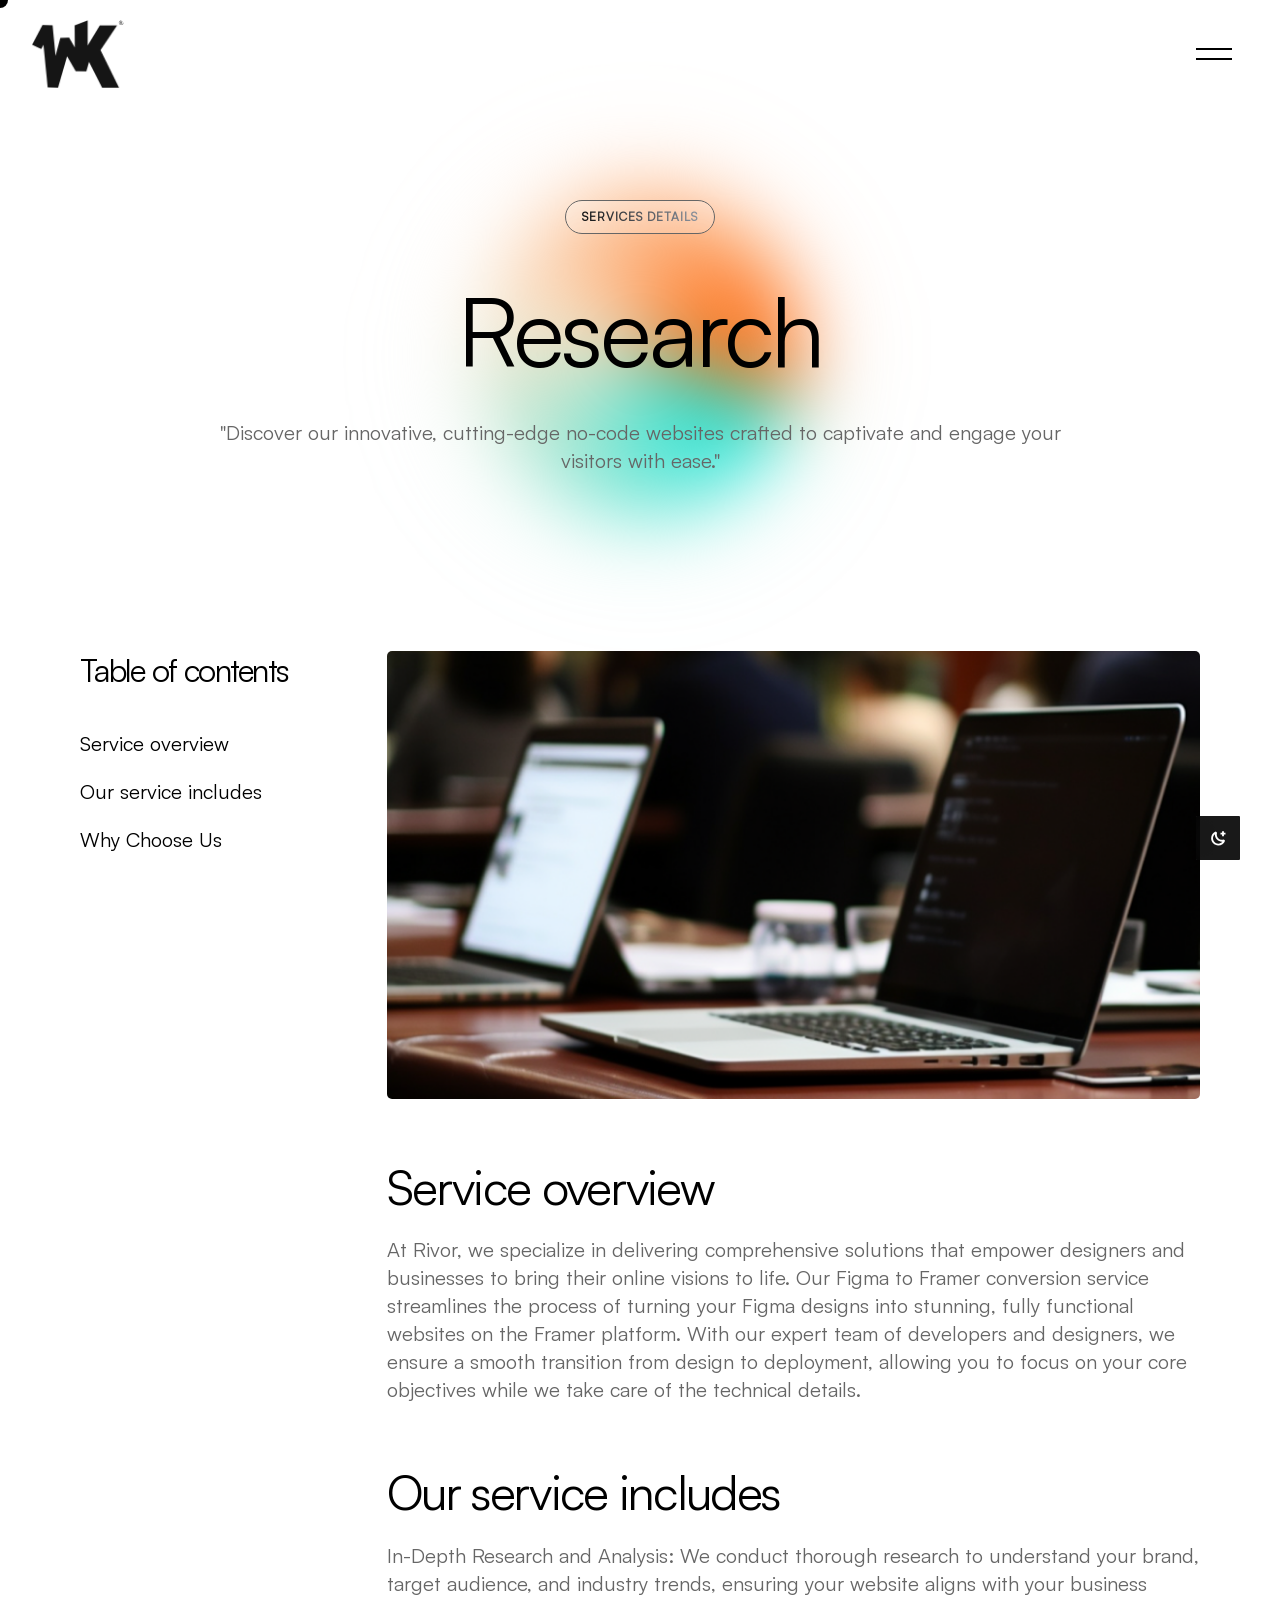
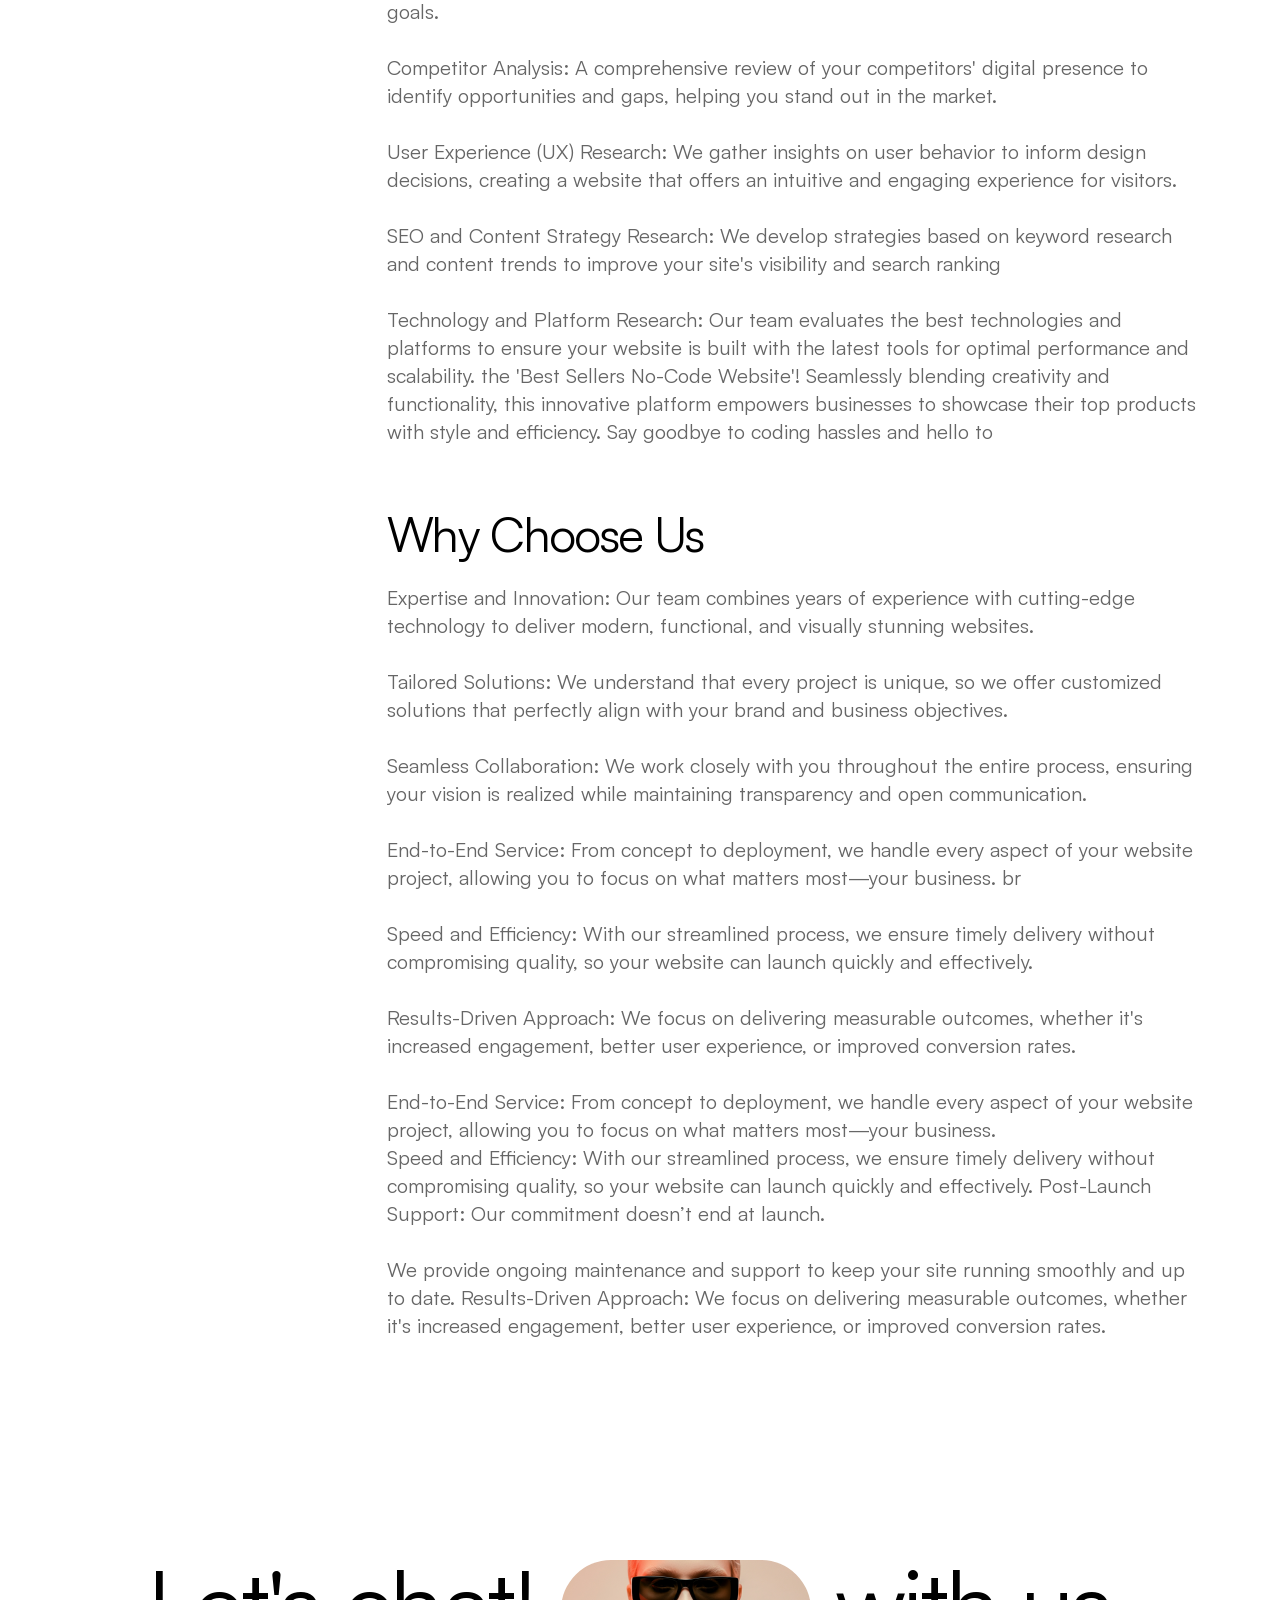
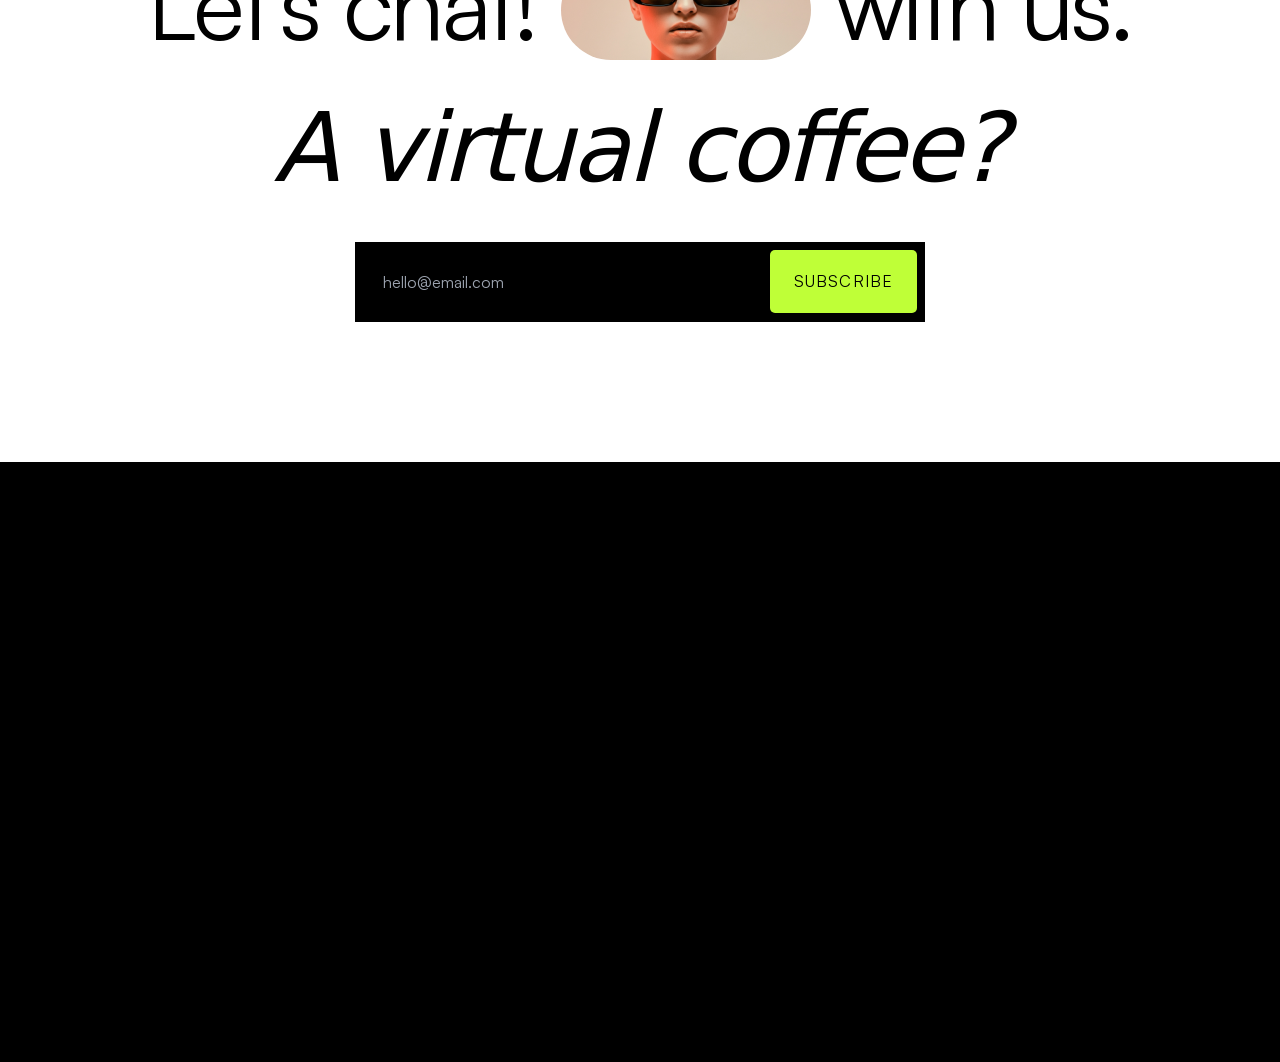
<file: services-details.html>
<!DOCTYPE html>
<html lang="zxx">

<head>
  <meta charset="utf-8" />
  <title>Rivor | Creative Agency Template</title>

  <!--Meta For No Index-->
  <meta name="robots" content="noindex, Nofollow, Noimageindex">
  
  <!-- mobile responsive meta -->
  <meta name="viewport" content="width=device-width, initial-scale=1" />
  <meta name="viewport" content="width=device-width, initial-scale=1, maximum-scale=1" />

  <!-- Stylesheets -->
  <link href="css/main.css" rel="stylesheet" />
  
  <!--Favicon-->
  <link rel="icon" type="image/png" href="images/favicon-96x96.png" sizes="96x96" />
  <link rel="icon" type="image/svg+xml" href="images/favicon.svg" />
  <link rel="shortcut icon" href="images/favicon.ico" />
  <link rel="apple-touch-icon" sizes="180x180" href="images/apple-touch-icon.png" />
  <link rel="manifest" href="images/site.webmanifest" />
</head>
<body >

<header id="header" class="w-full fixed z-[9999]">
  <div
    class="w-full fixed h-[155px] top-0 z-[21] pointer-events-none gradient-shadow"
  >
    <div
      class="absolute inset-0 pointer-events-none"
      style="backdrop-filter: blur(0px); -webkit-backdrop-filter: blur(0px)"
    ></div>
    <div
      class="absolute inset-0 pointer-events-none rounded-[inherit]"
      style="
        mask-image: linear-gradient(
          0deg,
          rgba(255, 255, 255, 0) 0%,
          rgba(255, 255, 255, 1) 16.666666666666664%,
          rgba(255, 255, 255, 1) 33.33333333333333%,
          rgba(255, 255, 255, 0) 50%
        );
        -webkit-mask-image: linear-gradient(
          0deg,
          rgba(255, 255, 255, 0) 0%,
          rgba(255, 255, 255, 1) 16.666666666666664%,
          rgba(255, 255, 255, 1) 33.33333333333333%,
          rgba(255, 255, 255, 0) 50%
        );
        backdrop-filter: blur(-7px);
        -webkit-backdrop-filter: blur(-7px);
      "
    ></div>
    <div
      class="absolute inset-0 pointer-events-none rounded-[inherit]"
      style="
        mask-image: linear-gradient(
          0deg,
          rgba(255, 255, 255, 0) 16.666666666666664%,
          rgba(255, 255, 255, 1) 33.33333333333333%,
          rgba(255, 255, 255, 1) 50%,
          rgba(255, 255, 255, 0) 66.66666666666666%
        );
        -webkit-mask-image: linear-gradient(
          0deg,
          rgba(255, 255, 255, 0) 16.666666666666664%,
          rgba(255, 255, 255, 1) 33.33333333333333%,
          rgba(255, 255, 255, 1) 50%,
          rgba(255, 255, 255, 0) 66.66666666666666%
        );
        backdrop-filter: blur(2px);
        -webkit-backdrop-filter: blur(2px);
      "
    ></div>
    <div
      class="absolute inset-0 pointer-events-none rounded-[inherit]"
      style="
        mask-image: linear-gradient(
          0deg,
          rgba(255, 255, 255, 0) 33.33333333333333%,
          rgba(255, 255, 255, 1) 50%,
          rgba(255, 255, 255, 1) 66.66666666666666%,
          rgba(255, 255, 255, 0) 83.33333333333333%
        );
        -webkit-mask-image: linear-gradient(
          0deg,
          rgba(255, 255, 255, 0) 33.33333333333333%,
          rgba(255, 255, 255, 1) 50%,
          rgba(255, 255, 255, 1) 66.66666666666666%,
          rgba(255, 255, 255, 0) 83.33333333333333%
        );
        backdrop-filter: blur(4px);
        -webkit-backdrop-filter: blur(4px);
      "
    ></div>
    <div
      class="absolute inset-0 pointer-events-none rounded-[inherit]"
      style="
        mask-image: linear-gradient(
          0deg,
          rgba(255, 255, 255, 0) 50%,
          rgba(255, 255, 255, 1) 66.66666666666666%,
          rgba(255, 255, 255, 1) 83.33333333333333%,
          rgba(255, 255, 255, 0) 100%
        );
        -webkit-mask-image: linear-gradient(
          0deg,
          rgba(255, 255, 255, 0) 50%,
          rgba(255, 255, 255, 1) 66.66666666666666%,
          rgba(255, 255, 255, 1) 83.33333333333333%,
          rgba(255, 255, 255, 0) 100%
        );
        backdrop-filter: blur(8px);
        -webkit-backdrop-filter: blur(8px);
      "
    ></div>
    <div
      class="absolute inset-0 pointer-events-none rounded-[inherit]"
      style="
        mask-image: linear-gradient(
          0deg,
          rgba(255, 255, 255, 0) 66.66666666666666%,
          rgba(255, 255, 255, 1) 83.33333333333333%,
          rgba(255, 255, 255, 1) 100%,
          rgba(255, 255, 255, 0) 116.66666666666666%
        );
        -webkit-mask-image: linear-gradient(
          0deg,
          rgba(255, 255, 255, 0) 66.66666666666666%,
          rgba(255, 255, 255, 1) 83.33333333333333%,
          rgba(255, 255, 255, 1) 100%,
          rgba(255, 255, 255, 0) 116.66666666666666%
        );
        backdrop-filter: blur(16px);
        -webkit-backdrop-filter: blur(16px);
      "
    ></div>
  </div>
  <nav class="z-[1000] w-full fixed px-5 sm:px-8 pt-1 sm:pt-5 nav-top">
    <div class="flex justify-between">
      <a href="index.html">
        <img
          class="max-h-[68px] w-auto inline-block dark:hidden"
          src="images/logo.png"
          alt="logo"
        />
        <img
          class="max-h-[68px] w-auto dark:inline-block hidden"
          src="images/logo-white.png"
          alt="logo"
        />
      </a>
      <div class="flex items-center">
        <div
          class="menu-open cursor-pointer relative h-[68px] w-[68px] before:content-[''] before:absolute before:top-[28px] before:left-1/2 before:w-9 before:h-0.5 before:bg-black dark:before:bg-white before:-translate-x-1/2 before:transition-all before:duration-300 after:content-[''] after:absolute after:bottom-[28px] after:left-1/2 after:w-9 after:h-0.5 after:bg-black dark:after:bg-white after:-translate-x-1/2 after:transition-all after:duration-300 hover:before:top-[25px] hover:after:bottom-[25px]"
        ></div>
      </div>
    </div>
  </nav>
</header>
<nav
  data-lenis-prevent="true"
  class="menu fixed right-6 top-0 w-full min-h-screen overflow-y-auto z-[99999] before:content-none md:before:content-[''] before:absolute before:w-[1px] before:h-[calc(100vh-94px)] before:left-[45%] before:top-0 before:bg-white before:bg-opacity-10 opacity-0"
>
  <div
    class="menu-close cursor-pointer sticky top-8 left-[89%] sm:left-[90%] md:left-[93%] lg:left-[94.7%] xl:left-[96.5%] 2xl:left-[96%] h-[40px] w-[40px] text-white"
  >
    <svg
      xmlns="http://www.w3.org/2000/svg"
      x="0px"
      y="0px"
      width="30"
      height="30"
      viewBox="0 0 50 50"
    >
      <path
        d="M 7.71875 6.28125 L 6.28125 7.71875 L 23.5625 25 L 6.28125 42.28125 L 7.71875 43.71875 L 25 26.4375 L 42.28125 43.71875 L 43.71875 42.28125 L 26.4375 25 L 43.71875 7.71875 L 42.28125 6.28125 L 25 23.5625 Z"
        fill="#fff"
      ></path>
    </svg>
  </div>
  <div
    class="menu-wrapper relative max-w-[300px] sm:max-w-[400px] md:max-w-[600px] lg:max-w-[900px] xl:max-w-[1130px] mx-auto pb-4 flex flex-col gap-8 md:gap-16 md:top-20 z-[99999]"
  >
    <ul class="menu-list">
      <li
        class="menu-list-item menu-list-item-anchor "
      >
        <a
          href="#"
          class="text-white text-[28px] md:text-[42px] xl:text-[56px] leading-[70px] xl:leading-[90px] menu-list-item-text"
          >Home</a
        >
        <ul
          class="menu-list-item-dropdown relative md:absolute top-0 w-full md:w-auto h-fit left-0 md:left-[48%]"
        >
          <li>
            <a
              href="index.html"
              class="text-white inline-block pb-1 pl-3 menu-list-item-dropdown-list text-base md:text-lg leading-8 md:leading-[50px] "
              >Homepage 01 -
              <span class="font-instrument italic text-white"
                >Design Agency</span
              ></a
            >
          </li>
          <li>
            <a
              href="homepage-02.html"
              class="text-white inline-block pb-1 pl-3 menu-list-item-dropdown-list text-base md:text-lg leading-8 md:leading-[50px] "
              >Homepage 02 -
              <span class="font-instrument italic text-white"
                >Digital Solutions Agency</span
              ></a
            >
          </li>
          <li>
            <a
              href="homepage-03.html"
              class="text-white inline-block pb-1 pl-3 menu-list-item-dropdown-list text-base md:text-lg leading-8 md:leading-[50px] "
              >Homepage 03 -
              <span class="font-instrument italic text-white"
                >Portfolio</span
              ></a
            >
          </li>
          <li>
            <a
              href="homepage-04.html"
              class="text-white inline-block pb-1 pl-3 menu-list-item-dropdown-list text-base md:text-lg leading-8 md:leading-[50px] "
              >Homepage 04 -
              <span class="font-instrument italic text-white"
                >Photography Studio</span
              ></a
            >
          </li>

          <li>
            <a
              href="homepage-05.html"
              class="text-white inline-block pb-1 pl-3 menu-list-item-dropdown-list text-base md:text-lg leading-8 md:leading-[50px] "
              >Homepage 05 -
              <span class="font-instrument italic text-white"
                >SEO Agency</span
              ></a
            >
          </li>
          <li>
            <a
              href="homepage-06.html"
              class="text-white inline-block pb-1 pl-3 menu-list-item-dropdown-list text-base md:text-lg leading-8 md:leading-[50px] "
              >Homepage 06 -
              <span class="font-instrument italic text-white">
                Creative Agency</span
              ></a
            >
          </li>
          <li>
            <a
              href="homepage-07.html"
              class="text-white inline-block pb-1 pl-3 menu-list-item-dropdown-list text-base md:text-lg leading-8 md:leading-[50px] "
              >Homepage 07 -
              <span class="font-instrument italic text-white"
                >Design Studio</span
              ></a
            >
          </li>
          <li>
            <a
              href="homepage-08.html"
              class="text-white inline-block pb-1 pl-3 menu-list-item-dropdown-list text-base md:text-lg leading-8 md:leading-[50px] "
              >Homepage 08 -
              <span class="font-instrument italic text-white"
                >Business Solutions</span
              ></a
            >
          </li>
          <li>
            <a
              href="homepage-09.html"
              class="text-white inline-block pb-1 pl-3 menu-list-item-dropdown-list text-base md:text-lg leading-8 md:leading-[50px] "
              >Homepage 09 -
              <span class="font-instrument italic text-white"
                >Personal Branding
              </span></a
            >
          </li>
          <li>
            <a
              href="homepage-10.html"
              class="text-white inline-block pb-1 pl-3 menu-list-item-dropdown-list text-base md:text-lg leading-8 md:leading-[50px] "
              >Homepage 10 -
              <span class="font-instrument italic text-white"
                >Full-Service Agency</span
              ></a
            >
          </li>
        </ul>
      </li>
      <li
        class="menu-list-item menu-list-item-anchor "
      >
        <a
          href="#"
          class="text-white text-[28px] md:text-[42px] xl:text-[56px] leading-[70px] xl:leading-[90px] menu-list-item-text"
          >About</a
        >
        <ul
          class="menu-list-item-dropdown relative md:absolute top-0 w-full md:w-auto h-fit left-0 md:left-[48%]"
        >
          <li>
            <a
              href="about.html"
              class="text-white inline-block pb-1 pl-3 menu-list-item-dropdown-list text-base md:text-lg leading-8 md:leading-[50px] "
              >About
            </a>
          </li>
          <li>
            <a
              href="about-02.html"
              class="text-white inline-block pb-1 pl-3 menu-list-item-dropdown-list text-base md:text-lg leading-8 md:leading-[50px] "
              >About 02</a
            >
          </li>
        </ul>
      </li>
      <li
        class="menu-list-item menu-list-item-anchor w-full active"
      >
        <a
          href="#"
          class="text-white text-[28px] md:text-[42px] xl:text-[56px] leading-[70px] xl:leading-[90px] menu-list-item-text"
          >Services</a
        >
        <ul
          class="menu-list-item-dropdown relative md:absolute top-0 w-full md:w-auto h-fit left-0 md:left-[48%]"
        >
          <li>
            <a
              href="services.html"
              class="text-white inline-block pb-1 pl-3 menu-list-item-dropdown-list text-base md:text-lg leading-8 md:leading-[50px] "
              >Services
            </a>
          </li>
          <li>
            <a
              href="services-details.html"
              class="text-white inline-block pb-1 pl-3 menu-list-item-dropdown-list text-base md:text-lg leading-8 md:leading-[50px] active"
              >Services Details
            </a>
          </li>
        </ul>
      </li>
      <li
        class="menu-list-item menu-list-item-anchor w-full "
      >
        <a
          href="#"
          class="text-white text-[28px] md:text-[42px] xl:text-[56px] leading-[70px] xl:leading-[90px] menu-list-item-text"
          >Blog</a
        >
        <ul
          class="menu-list-item-dropdown relative md:absolute top-0 w-full md:w-auto h-fit left-0 md:left-[48%]"
        >
          <li>
            <a
              href="blog.html"
              class="text-white inline-block pb-1 pl-3 menu-list-item-dropdown-list text-base md:text-lg leading-8 md:leading-[50px] "
              >Blog
            </a>
          </li>
          <li>
            <a
              href="blog-02.html"
              class="text-white inline-block pb-1 pl-3 menu-list-item-dropdown-list text-base md:text-lg leading-8 md:leading-[50px] "
              >Blog 02
            </a>
          </li>
          <li>
            <a
              href="blog-details.html"
              class="text-white inline-block pb-1 pl-3 menu-list-item-dropdown-list text-base md:text-lg leading-8 md:leading-[50px] "
              >Blog Details
            </a>
          </li>
        </ul>
      </li>
      <li
        class="menu-list-item menu-list-item-anchor w-full "
      >
        <a
          href="#"
          class="text-white text-[28px] md:text-[42px] xl:text-[56px] leading-[70px] xl:leading-[90px] menu-list-item-text"
          >Projects</a
        >
        <ul
          class="menu-list-item-dropdown relative md:absolute top-0 w-full md:w-auto h-fit left-0 md:left-[48%]"
        >
          <li>
            <a
              href="project.html"
              class="text-white inline-block pb-1 pl-3 menu-list-item-dropdown-list text-base md:text-lg leading-8 md:leading-[50px] "
              >Project
            </a>
          </li>
          <li>
            <a
              href="project-02.html"
              class="text-white inline-block pb-1 pl-3 menu-list-item-dropdown-list text-base md:text-lg leading-8 md:leading-[50px] "
              >Project 02
            </a>
          </li>
          <li>
            <a
              href="project-03.html"
              class="text-white inline-block pb-1 pl-3 menu-list-item-dropdown-list text-base md:text-lg leading-8 md:leading-[50px] "
              >Project 03
            </a>
          </li>
          <li>
            <a
              href="project-details.html"
              class="text-white inline-block pb-1 pl-3 menu-list-item-dropdown-list text-base md:text-lg leading-8 md:leading-[50px] "
              >Project Details
            </a>
          </li>
          <li>
            <a
              href="project-details-02.html"
              class="text-white inline-block pb-1 pl-3 menu-list-item-dropdown-list text-base md:text-lg leading-8 md:leading-[50px] "
              >Project Details 02
            </a>
          </li>
        </ul>
      </li>
    </ul>
  </div>
  <div
    class="menu-footer max-lg:hidden lg:block fixed bottom-0 w-full border-t border-white border-opacity-10"
  >
    <div
      class="menu-footer-content max-w-[300px] sm:max-w-[400px] md:max-w-[600px] lg:max-w-[900px] xl:max-w-[1130px] flex justify-between mx-auto py-8 flex-col md:flex-row"
    >
      <p class="text-sm w-full md:w-auto mb-4 md:mb-0">
        2261 Market Street #5039 San Francisco, CA 94114
      </p>
      <div class="flex gap-6">
        <span>
          <a href="https://www.facebook.com/staticmania">
            <svg
              xmlns="http://www.w3.org/2000/svg"
              width="23"
              height="23"
              viewBox="0 0 20 20"
              fill="none"
              class="stroke-[#565656] hover:stroke-white duration-200"
            >
              <path
                d="M10 17.5C14.1421 17.5 17.5 14.1421 17.5 10C17.5 5.85786 14.1421 2.5 10 2.5C5.85786 2.5 2.5 5.85786 2.5 10C2.5 14.1421 5.85786 17.5 10 17.5Z"
                stroke-linecap="round"
                stroke-linejoin="round"
              />
              <path
                d="M13.125 6.875H11.875C11.3777 6.875 10.9008 7.07254 10.5492 7.42418C10.1975 7.77581 10 8.25272 10 8.75V17.5"
                stroke-linecap="round"
                stroke-linejoin="round"
              />
              <path
                d="M7.5 11.25H12.5"
                stroke-linecap="round"
                stroke-linejoin="round"
              />
            </svg>
          </a>
        </span>
        <span>
          <a href="https://www.youtube.com/channel/UCAaNCn1kzI1fXD4-fPD157Q">
            <svg
              xmlns="http://www.w3.org/2000/svg"
              class="stroke-[#565656] hover:stroke-white duration-200"
              width="23"
              height="23"
              viewBox="0 0 20 20"
              fill="none"
            >
              <path
                d="M12.5 10L8.75 7.5V12.5L12.5 10Z"
                stroke-linecap="round"
                stroke-linejoin="round"
              />
              <path
                d="M1.875 9.99998C1.875 12.3246 2.11517 13.6886 2.29774 14.3896C2.34654 14.581 2.44026 14.7581 2.57114 14.9061C2.70201 15.0541 2.86627 15.1688 3.0503 15.2407C5.66569 16.2457 10 16.2181 10 16.2181C10 16.2181 14.3343 16.2457 16.9497 15.2407C17.1337 15.1688 17.298 15.0541 17.4288 14.9061C17.5597 14.7581 17.6534 14.581 17.7022 14.3896C17.8848 13.6886 18.125 12.3246 18.125 9.99998C18.125 7.67533 17.8848 6.3114 17.7023 5.6104C17.6535 5.41894 17.5597 5.24188 17.4289 5.09386C17.298 4.94585 17.1337 4.83115 16.9497 4.75927C14.3343 3.75422 10 3.78181 10 3.78181C10 3.78181 5.66574 3.75422 3.05033 4.75926C2.86629 4.83114 2.70203 4.94584 2.57116 5.09385C2.44029 5.24186 2.34656 5.41893 2.29776 5.61038C2.11518 6.31138 1.875 7.67533 1.875 9.99998Z"
                stroke-linecap="round"
                stroke-linejoin="round"
              />
            </svg>
          </a>
        </span>
        <span>
          <a href="https://www.instagram.com/staticmania">
            <svg
              xmlns="http://www.w3.org/2000/svg"
              class="stroke-[#565656] hover:stroke-white duration-200"
              width="23"
              height="23"
              viewBox="0 0 20 20"
              fill="none"
            >
              <path
                d="M10 13.125C11.7259 13.125 13.125 11.7259 13.125 10C13.125 8.27411 11.7259 6.875 10 6.875C8.27411 6.875 6.875 8.27411 6.875 10C6.875 11.7259 8.27411 13.125 10 13.125Z"
                stroke-miterlimit="10"
              />
              <path
                d="M13.4375 2.8125H6.5625C4.49143 2.8125 2.8125 4.49143 2.8125 6.5625V13.4375C2.8125 15.5086 4.49143 17.1875 6.5625 17.1875H13.4375C15.5086 17.1875 17.1875 15.5086 17.1875 13.4375V6.5625C17.1875 4.49143 15.5086 2.8125 13.4375 2.8125Z"
                stroke-linecap="round"
                stroke-linejoin="round"
              />
              <path
                d="M14.0625 6.875C14.5803 6.875 15 6.45527 15 5.9375C15 5.41973 14.5803 5 14.0625 5C13.5447 5 13.125 5.41973 13.125 5.9375C13.125 6.45527 13.5447 6.875 14.0625 6.875Z"
                fill="#565656"
              />
            </svg>
          </a>
        </span>
        <span>
          <a href="https://dribbble.com/staticmania/">
            <svg
              xmlns="http://www.w3.org/2000/svg"
              class="stroke-[#565656] hover:stroke-white duration-200"
              width="23"
              height="23"
              viewBox="0 0 20 20"
              fill="none"
            >
              <path
                d="M10 17.5C14.1421 17.5 17.5 14.1421 17.5 10C17.5 5.85786 14.1421 2.5 10 2.5C5.85786 2.5 2.5 5.85786 2.5 10C2.5 14.1421 5.85786 17.5 10 17.5Z"
                stroke-linecap="round"
                stroke-linejoin="round"
              />
              <path
                d="M5.55078 16.037C6.66328 14.1939 8.23315 12.6697 10.1082 11.6119C11.9832 10.5542 14.0997 9.99896 16.2524 10C16.6741 10 17.0905 10.0206 17.5017 10.0616"
                stroke-linecap="round"
                stroke-linejoin="round"
              />
              <path
                d="M14.6894 4.14795C13.5183 5.58738 12.0409 6.74742 10.3647 7.54356C8.68846 8.3397 6.85577 8.75188 5.00011 8.75007C4.20969 8.75045 3.42101 8.67625 2.64453 8.52846"
                stroke-linecap="round"
                stroke-linejoin="round"
              />
              <path
                d="M6.71484 3.25684C8.59445 4.35971 10.1529 5.93502 11.2355 7.82638C12.3181 9.71775 12.8871 11.8594 12.8861 14.0387C12.8869 15.0598 12.7627 16.0771 12.5165 17.0681"
                stroke-linecap="round"
                stroke-linejoin="round"
              />
            </svg>
          </a>
        </span>
        <span>
          <a href="https://www.figma.com/@staticmania">
            <svg
              xmlns="http://www.w3.org/2000/svg"
              class="stroke-[#565656] hover:stroke-white duration-200"
              width="23"
              height="23"
              viewBox="0 0 20 20"
              fill="none"
            >
              <path
                d="M12.6562 12.6562C14.1233 12.6562 15.3125 11.467 15.3125 10C15.3125 8.53299 14.1233 7.34375 12.6562 7.34375C11.1892 7.34375 10 8.53299 10 10C10 11.467 11.1892 12.6562 12.6562 12.6562Z"
                stroke-linecap="round"
                stroke-linejoin="round"
              />
              <path
                d="M10 7.34368V2.03125H7.34375C6.63927 2.03125 5.96364 2.3111 5.4655 2.80925C4.96735 3.30739 4.6875 3.98302 4.6875 4.6875C4.6875 5.39198 4.96735 6.06761 5.4655 6.56575C5.96364 7.0639 6.63927 7.34375 7.34375 7.34375L10 7.34368Z"
                stroke-linecap="round"
                stroke-linejoin="round"
              />
              <path
                d="M10 12.6562V7.34375H7.34375C6.63927 7.34375 5.96364 7.6236 5.4655 8.12175C4.96735 8.61989 4.6875 9.29552 4.6875 10C4.6875 10.7045 4.96735 11.3801 5.4655 11.8783C5.96364 12.3764 6.63927 12.6562 7.34375 12.6562L10 12.6562Z"
                stroke-linecap="round"
                stroke-linejoin="round"
              />
              <path
                d="M10 7.34368V2.03125H12.6562C13.3607 2.03125 14.0364 2.3111 14.5345 2.80925C15.0326 3.30739 15.3125 3.98302 15.3125 4.6875C15.3125 5.39198 15.0326 6.06761 14.5345 6.56575C14.0364 7.0639 13.3607 7.34375 12.6562 7.34375L10 7.34368Z"
                stroke-linecap="round"
                stroke-linejoin="round"
              />
              <path
                d="M10 12.6562V15.3125C10 15.8379 9.84423 16.3515 9.55236 16.7883C9.26049 17.2251 8.84564 17.5656 8.36028 17.7666C7.87491 17.9677 7.34083 18.0203 6.82556 17.9178C6.3103 17.8153 5.837 17.5623 5.46551 17.1908C5.09402 16.8194 4.84104 16.3461 4.73854 15.8308C4.63605 15.3155 4.68865 14.7814 4.88969 14.2961C5.09074 13.8107 5.4312 13.3959 5.86801 13.104C6.30483 12.8121 6.81839 12.6563 7.34375 12.6563L10 12.6562Z"
                stroke-linecap="round"
                stroke-linejoin="round"
              />
            </svg>
          </a>
        </span>
        <span>
          <a href="https://discord.gg/fSxDJyvJmr">
            <svg
              xmlns="http://www.w3.org/2000/svg"
              class="stroke-[#565656] hover:stroke-white duration-200"
              width="23"
              height="23"
              viewBox="0 0 20 20"
              fill="none"
            >
              <path
                d="M7.5 12.1875C8.01777 12.1875 8.4375 11.7678 8.4375 11.25C8.4375 10.7322 8.01777 10.3125 7.5 10.3125C6.98223 10.3125 6.5625 10.7322 6.5625 11.25C6.5625 11.7678 6.98223 12.1875 7.5 12.1875Z"
                fill="#565656"
              />
              <path
                d="M12.5 12.1875C13.0178 12.1875 13.4375 11.7678 13.4375 11.25C13.4375 10.7322 13.0178 10.3125 12.5 10.3125C11.9822 10.3125 11.5625 10.7322 11.5625 11.25C11.5625 11.7678 11.9822 12.1875 12.5 12.1875Z"
                fill="#565656"
              />
              <path
                d="M5.8125 6.24985C7.16746 5.82575 8.58012 5.6149 9.99987 5.62485C11.4196 5.6149 12.8322 5.82575 14.1872 6.24983"
                stroke-linecap="round"
                stroke-linejoin="round"
              />
              <path
                d="M14.1871 13.75C12.8322 14.1741 11.4195 14.3849 9.99981 14.375C8.58008 14.3849 7.16744 14.1741 5.8125 13.75"
                stroke-linecap="round"
                stroke-linejoin="round"
              />
              <path
                d="M12.1148 14.2255L13.0542 16.1044C13.1168 16.2306 13.2204 16.3319 13.348 16.3916C13.4756 16.4513 13.6196 16.466 13.7567 16.4333C15.6737 15.9646 17.3264 15.1474 18.5301 14.1012C18.622 14.0221 18.6892 13.9182 18.7234 13.802C18.7577 13.6857 18.7576 13.562 18.7232 13.4457L16.069 4.59837C16.0422 4.50915 15.9959 4.42704 15.9334 4.35799C15.8708 4.28894 15.7937 4.2347 15.7076 4.19922C14.9577 3.89221 14.1822 3.65213 13.39 3.48181C13.2391 3.44873 13.0813 3.47261 12.9469 3.54884C12.8125 3.62508 12.711 3.74829 12.662 3.89481L12.0391 5.76353"
                stroke-linecap="round"
                stroke-linejoin="round"
              />
              <path
                d="M7.88822 14.2255L6.94874 16.1044C6.88614 16.2306 6.78258 16.3319 6.65499 16.3916C6.5274 16.4513 6.38332 16.466 6.2463 16.4333C4.32922 15.9646 2.67656 15.1474 1.47286 14.1012C1.38094 14.0222 1.31381 13.9182 1.27955 13.802C1.24529 13.6857 1.24536 13.562 1.27974 13.4457L3.93395 4.59836C3.96074 4.50915 4.00709 4.42703 4.06961 4.35798C4.13214 4.28894 4.20927 4.2347 4.29539 4.19921C5.04524 3.8922 5.82077 3.65213 6.61293 3.48181C6.76385 3.44873 6.92168 3.47261 7.05607 3.54884C7.19046 3.62508 7.29194 3.74829 7.34099 3.89481L7.9639 5.76353"
                stroke-linecap="round"
                stroke-linejoin="round"
              />
              <path
                d="M7.5 12.1875C8.01777 12.1875 8.4375 11.7678 8.4375 11.25C8.4375 10.7322 8.01777 10.3125 7.5 10.3125C6.98223 10.3125 6.5625 10.7322 6.5625 11.25C6.5625 11.7678 6.98223 12.1875 7.5 12.1875Z"
                fill="#565656"
              />
              <path
                d="M12.5 12.1875C13.0178 12.1875 13.4375 11.7678 13.4375 11.25C13.4375 10.7322 13.0178 10.3125 12.5 10.3125C11.9822 10.3125 11.5625 10.7322 11.5625 11.25C11.5625 11.7678 11.9822 12.1875 12.5 12.1875Z"
                fill="#565656"
              />
              <path
                d="M5.8125 6.24985C7.16746 5.82575 8.58012 5.6149 9.99987 5.62485C11.4196 5.6149 12.8322 5.82575 14.1872 6.24983"
                stroke-linecap="round"
                stroke-linejoin="round"
              />
              <path
                d="M14.1871 13.75C12.8322 14.1741 11.4195 14.3849 9.99981 14.375C8.58008 14.3849 7.16744 14.1741 5.8125 13.75"
                stroke-linecap="round"
                stroke-linejoin="round"
              />
              <path
                d="M12.1148 14.2255L13.0542 16.1044C13.1168 16.2306 13.2204 16.3319 13.348 16.3916C13.4756 16.4513 13.6196 16.466 13.7567 16.4333C15.6737 15.9646 17.3264 15.1474 18.5301 14.1012C18.622 14.0221 18.6892 13.9182 18.7234 13.802C18.7577 13.6857 18.7576 13.562 18.7232 13.4457L16.069 4.59837C16.0422 4.50915 15.9959 4.42704 15.9334 4.35799C15.8708 4.28894 15.7937 4.2347 15.7076 4.19922C14.9577 3.89221 14.1822 3.65213 13.39 3.48181C13.2391 3.44873 13.0813 3.47261 12.9469 3.54884C12.8125 3.62508 12.711 3.74829 12.662 3.89481L12.0391 5.76353"
                stroke-linecap="round"
                stroke-linejoin="round"
              />
              <path
                d="M7.88822 14.2255L6.94874 16.1044C6.88614 16.2306 6.78258 16.3319 6.65499 16.3916C6.5274 16.4513 6.38332 16.466 6.2463 16.4333C4.32922 15.9646 2.67656 15.1474 1.47286 14.1012C1.38094 14.0222 1.31381 13.9182 1.27955 13.802C1.24529 13.6857 1.24536 13.562 1.27974 13.4457L3.93395 4.59836C3.96074 4.50915 4.00709 4.42703 4.06961 4.35798C4.13214 4.28894 4.20927 4.2347 4.29539 4.19921C5.04524 3.8922 5.82077 3.65213 6.61293 3.48181C6.76385 3.44873 6.92168 3.47261 7.05607 3.54884C7.19046 3.62508 7.29194 3.74829 7.34099 3.89481L7.9639 5.76353"
                stroke-linecap="round"
                stroke-linejoin="round"
              />
            </svg>
          </a>
        </span>
        <span>
          <a href="https://www.linkedin.com/company/staticmania/">
            <svg
              xmlns="http://www.w3.org/2000/svg"
              class="stroke-[#565656] hover:stroke-white duration-200"
              width="23"
              height="23"
              viewBox="0 0 20 20"
              fill="none"
            >
              <path
                d="M16.25 3.125H3.75C3.40482 3.125 3.125 3.40482 3.125 3.75V16.25C3.125 16.5952 3.40482 16.875 3.75 16.875H16.25C16.5952 16.875 16.875 16.5952 16.875 16.25V3.75C16.875 3.40482 16.5952 3.125 16.25 3.125Z"
                stroke-linecap="round"
                stroke-linejoin="round"
              />
              <path
                d="M9.375 8.75V13.75"
                stroke-linecap="round"
                stroke-linejoin="round"
              />
              <path
                d="M6.875 8.75V13.75"
                stroke-linecap="round"
                stroke-linejoin="round"
              />
              <path
                d="M9.375 10.9375C9.375 10.3573 9.60547 9.80094 10.0157 9.3907C10.4259 8.98047 10.9823 8.75 11.5625 8.75C12.1427 8.75 12.6991 8.98047 13.1093 9.3907C13.5195 9.80094 13.75 10.3573 13.75 10.9375V13.75"
                stroke-linecap="round"
                stroke-linejoin="round"
              />
              <path
                d="M6.875 7.1875C7.39277 7.1875 7.8125 6.76777 7.8125 6.25C7.8125 5.73223 7.39277 5.3125 6.875 5.3125C6.35723 5.3125 5.9375 5.73223 5.9375 6.25C5.9375 6.76777 6.35723 7.1875 6.875 7.1875Z"
                fill="#565656"
              />
            </svg>
          </a>
        </span>
      </div>
    </div>
  </div>
</nav>
<div
  class="menu-overflow fixed z-[9999] bg-[rgba(10,10,10,0.95)] bg-opacity-60 backdrop-blur-[25px] w-full h-full pointer-events-none"
></div>

<!-- Cursor Pointer -->
<div class="pointer"></div>

<!-- Dark Mode toggle -->
<div class="toggle-button fixed right-10 bottom-10 z-[1000]">
  <button
    id="theme-toggle"
    type="button"
    class="text-secondary bg-black/90 dark:bg-white/90 rounded-[1px] backdrop-blur-xl dark:text-white focus:outline-none focus:ring-0 focus:ring-gray-200 w-[44px] h-[44px] flex justify-center items-center"
  >
    <svg
      data-testid="geist-icon"
      id="theme-toggle-dark-icon"
      class="hidden w-5 h-5"
      fill="#fff"
      stroke-linejoin="round"
      viewBox="0 0 16 16"
    >
      <path
        fill-rule="evenodd"
        clip-rule="evenodd"
        d="M10.5 0.25V1V1.5H11L11.75 1.5V3H11H10.5V3.5V4.25H9V3.5V3H8.5H7.75V1.5H8.5H9V1V0.25H10.5ZM3.25514 2.75496C2.33413 3.53491 1.75 4.69972 1.75 6C1.75 8.34721 3.65279 10.25 6 10.25C7.30029 10.25 8.4651 9.66587 9.24505 8.74485C9.16377 8.74827 9.08207 8.74999 9 8.74999C5.82436 8.74999 3.25 6.17563 3.25 2.99999C3.25 2.91792 3.25172 2.83623 3.25514 2.75496ZM0.25 6C0.25 3.51072 1.83142 1.39271 4.042 0.592193L5.00256 1.55275C4.83933 2.00347 4.75 2.49047 4.75 2.99999C4.75 5.3472 6.65279 7.24999 9 7.24999C9.50953 7.24999 9.99653 7.16065 10.4473 6.99743L11.4078 7.95798C10.6073 10.1686 8.48929 11.75 6 11.75C2.82436 11.75 0.25 9.17564 0.25 6Z"
        fill="#fff"
        transform="translate(2.25, 2.25)"
      ></path>
    </svg>
    <svg
      id="theme-toggle-light-icon"
      class="hidden w-5 h-5"
      fill="#000"
      viewBox="0 0 16 16"
      data-testid="geist-icon"
      stroke-linejoin="round"
    >
      <path
        fill-rule="evenodd"
        clip-rule="evenodd"
        d="M7.75 1V0.25H6.25V1V1.25V2H7.75V1.25V1ZM7 9C8.10457 9 9 8.10457 9 7C9 5.89543 8.10457 5 7 5C5.89543 5 5 5.89543 5 7C5 8.10457 5.89543 9 7 9ZM7 10.5C8.933 10.5 10.5 8.933 10.5 7C10.5 5.067 8.933 3.5 7 3.5C5.067 3.5 3.5 5.067 3.5 7C3.5 8.933 5.067 10.5 7 10.5ZM7.75 12V12.75V13V13.75H6.25V13V12.75V12H7.75ZM12 6.25H12.75H13H13.75V7.75H13H12.75H12V6.25ZM1 6.25H0.25V7.75H1H1.25H2V6.25H1.25H1ZM10.0052 2.93414L10.5355 2.40381L10.7123 2.22703L11.2426 1.6967L12.3033 2.75736L11.773 3.28769L11.5962 3.46447L11.0659 3.9948L10.0052 2.93414ZM2.22703 10.7123L1.6967 11.2426L2.75736 12.3033L3.28769 11.773L3.46447 11.5962L3.9948 11.0659L2.93414 10.0052L2.40381 10.5355L2.22703 10.7123ZM2.93414 3.9948L2.40381 3.46447L2.22703 3.28769L1.6967 2.75736L2.75736 1.6967L3.28769 2.22703L3.46447 2.40381L3.9948 2.93414L2.93414 3.9948ZM10.7123 11.773L11.2426 12.3033L12.3033 11.2426L11.773 10.7123L11.5962 10.5355L11.0659 10.0052L10.0052 11.0659L10.5355 11.5962L10.7123 11.773Z"
        fill="#000"
        transform="translate(1.25, 1.25)"
      ></path>
    </svg>
  </button>
</div>


<main class="lg:mb-[600px] relative z-10 bg-backgroundBody dark:bg-dark">
<!--=====================================
   Page Header Details Section
======================================-->
<section
  class="pt-32 max-md:pb-20 md:py-44 lg:pt-[200px] relative overflow-hidden"
>
  <!-- Gradient Background Wrapper -->
  <div
    id="hero-gradient-wrapper"
    class="absolute w-full h-full top-0 left-0 -z-10 blur-[35px] md:blur-[60px] sm:scale-[0.1] bg-blend-multiply md:scale-75"
  >
    <img
      src="images/hero-gradient-background.png"
      alt="hero-gradient-background"
      id="hero-gradient"
      class="absolute left-1/2 top-1/2 -translate-x-1/2 -translate-y-[45%]"
    />
  </div>

  <!-- Hero Content Container -->
  <div class="container reveal-me">
    <div class="text-center">
      <!-- Badge Component -->
      <div class="rv-badge mb-4 lg:mb-10">
        <span class="rv-badge-text">Services Details</span>
      </div>

      <!-- Hero Title -->
      <h1 class="mb-5 lg:mb-8">Research</h1>

      <!-- Hero Description -->
      <p class="max-md:max-w-[650px]">"Discover our innovative, cutting-edge no-code websites crafted to captivate and engage your <br> visitors with ease."</p>
    </div>
  </div>
</section>


<!--=====================================
   Services Details Section
======================================-->
<section class="pb-14 md:pb-16 lg:pb-[88px] xl:pb-[100px]">
  <div class="max-w-[1440px] mx-auto px-8 md:px-20">
    <div class="flex flex-col gap-8 lg:flex-row justify-start">
      <!-- Sticky Table of Contents -->
      <aside class="min-w-[275px] flex-1">
        <div class="sticky top-28">
          <div class="reveal-me">
            <h3 class="max-md:text-[40px] md:text-[32px]">Table of contents</h3>
            <ul
              class="mt-4 sm:mt-7 md:mt-10 [&>*:not(:last-child)]:mb-2 md:[&>*:not(:last-child)]:mb-5"
            >
              <li>
                <a
                  href="#service-overview"
                  class="text-xl normal-case font-normal leading-7 tracking-normal dark:text-dark-100 hover:font-medium hover:text-secondary dark:hover:text-backgroundBody transition-all lenis-scroll-to"
                >
                  Service overview
                </a>
              </li>
              <li>
                <a
                  href="#our-service-includes"
                  class="text-xl normal-case font-normal leading-7 tracking-normal dark:text-dark-100 hover:font-medium hover:text-secondary dark:hover:text-backgroundBody transition-all lenis-scroll-to"
                >
                  Our service includes
                </a>
              </li>
              <li>
                <a
                  href="#why-choose"
                  class="text-xl normal-case font-normal leading-7 tracking-normal dark:text-dark-100 hover:font-medium hover:text-secondary dark:hover:text-backgroundBody transition-all lenis-scroll-to"
                >
                  Why Choose Us
                </a>
              </li>
            </ul>
          </div>
        </div>
      </aside>

      <!-- Main Content -->
      <article class="project-details-body">
        <figure class="reveal-me">
          <img
            src="images/services/services-details2-img.png"
            alt="Services Big Img"
          />
        </figure>
        <div class="reveal-me">
          <h3 id="service-overview">Service overview</h3>
          <p>
            At Rivor, we specialize in delivering comprehensive solutions that
            empower designers and businesses to bring their online visions to
            life. Our Figma to Framer conversion service streamlines the process
            of turning your Figma designs into stunning, fully functional
            websites on the Framer platform. With our expert team of developers
            and designers, we ensure a smooth transition from design to
            deployment, allowing you to focus on your core objectives while we
            take care of the technical details.
          </p>
        </div>
        <div class="reveal-me">
          <h3 id="our-service-includes">Our service includes</h3>
          <p>
            In-Depth Research and Analysis: We conduct thorough research to
            understand your brand, target audience, and industry trends,
            ensuring your website aligns with your business goals. <br />
            <br />
            Competitor Analysis: A comprehensive review of your competitors'
            digital presence to identify opportunities and gaps, helping you
            stand out in the market. <br />
            <br />
            User Experience (UX) Research: We gather insights on user behavior
            to inform design decisions, creating a website that offers an
            intuitive and engaging experience for visitors. <br />
            <br />SEO and Content Strategy Research: We develop strategies based
            on keyword research and content trends to improve your site's
            visibility and search ranking <br />
            <br />
            Technology and Platform Research: Our team evaluates the best
            technologies and platforms to ensure your website is built with the
            latest tools for optimal performance and scalability. the 'Best
            Sellers No-Code Website'! Seamlessly blending creativity and
            functionality, this innovative platform empowers businesses to
            showcase their top products with style and efficiency. Say goodbye
            to coding hassles and hello to
          </p>
        </div>
        <div class="reveal-me">
          <h3 id="why-choose">Why Choose Us</h3>
          <p>
            Expertise and Innovation: Our team combines years of experience with
            cutting-edge technology to deliver modern, functional, and visually
            stunning websites.<br />
            <br />
            Tailored Solutions: We understand that every project is unique, so
            we offer customized solutions that perfectly align with your brand
            and business objectives. <br />
            <br />
            Seamless Collaboration: We work closely with you throughout the
            entire process, ensuring your vision is realized while maintaining
            transparency and open communication. <br />
            <br />End-to-End Service: From concept to deployment, we handle
            every aspect of your website project, allowing you to focus on what
            matters most—your business. br
            <br />
            <br />

            Speed and Efficiency: With our streamlined process, we ensure timely
            delivery without compromising quality, so your website can launch
            quickly and effectively. <br /><br />
            Results-Driven Approach: We focus on delivering measurable outcomes,
            whether it's increased engagement, better user experience, or
            improved conversion rates.
            <br />
            <br />
            End-to-End Service: From concept to deployment, we handle every
            aspect of your website project, allowing you to focus on what
            matters most—your business. <br />Speed and Efficiency: With our
            streamlined process, we ensure timely delivery without compromising
            quality, so your website can launch quickly and effectively.
            Post-Launch Support: Our commitment doesn’t end at launch. <br />
            <br />
            We provide ongoing maintenance and support to keep your site running
            smoothly and up to date. Results-Driven Approach: We focus on
            delivering measurable outcomes, whether it's increased engagement,
            better user experience, or improved conversion rates.
          </p>
        </div>
      </article>
    </div>
  </div>
</section>


<!--=====================================
   CTA Section
======================================-->
<section
  class="pt-14 md:pt-16 lg:pt-[88px] xl:pt-[100px] pb-[70px] lg:pb-[140px] relative"
>
  <div class="container">
    <!-- CTA Heading -->
    <h2
      class="text-center xl:text-[96px] font-normal xl:leading-[1.1] xl:tracking-[-2.88px]"
    >
      Let's chat!
      <div
        class="cta-slider-container max-sm:block sm:inline-block max-sm:mb-5 translate-y-2 sm:translate-y-[20px] max-sm:mt-2.5"
      >
        <div class="cta-inline-slider">
          <div class="slide">
            <img src="images/agent/01.jpg" alt="Slide 1" />
          </div>
          <div class="slide">
            <img src="images/agent/02.jpg" alt="Slide 2" />
          </div>
          <div class="slide">
            <img src="images/agent/03.jpg" alt="Slide 3" />
          </div>
        </div>
      </div>
      with us.

      <span class="font-instrument sm:mt-10 italic block max-md:inline-block"
        >A virtual coffee?</span
      >
    </h2>

    <!-- Email Subscription Form -->
    <form
      class="max-md:max-w-sm max-w-[570px] mt-8 md:mt-10 flex bg-secondary text-white mx-auto w-full relative"
    >
      <input
        type="email"
        placeholder="hello@email.com"
        class="border-none focus:outline-none bg-transparent text-base block w-full p-5 md:p-7"
      />
      <button
        type="submit"
        class="inline-block bg-primary p-3 md:p-6 uppercase text-secondary max-md:text-xs md:leading-[15.4px] md:tracking-[1.12px] absolute top-3 md:top-2 cursor-pointer right-3 md:right-2"
      >
        Subscribe
      </button>
    </form>
  </div>
</section>

</main>

<!--=====================================
   Footer Section
======================================-->
<footer
  class="relative lg:fixed lg:-z-10 bg-black bottom-0 w-full pt-20 sm:pt-24 md:pt-36 pb-24 lg:pb-48 overflow-hidden"
>
  <div class="container">
    <!-- Footer Content Grid -->
    <div
      class="flex flex-col sm:flex-row flex-wrap gap-y-10 sm:gap-y-16 justify-center sm:justify-between relative z-10"
    >
      <!-- Reach Us Section -->
      <div class="pr-8 max-lg:basis-full">
        <h5
          class="uppercase text-sm font-satoshi text-white tracking-[3px] mb-4 sm:mb-8 font-bold"
        >
          Reach Us
        </h5>
        <p class="text-white text-sm max-md:font-semibold mb-5">
          Book a quick 15 min meeting where we discuss if our offer <br />
          would work for your case
        </p>
        <!-- Meeting Scheduler Card -->
        <div
          class="flex p-4 group bg-primary bg-opacity-30 gap-4 justify-between items-center backdrop-blur-2xl max-w-[360px]"
        >
          <img class="h-[55px] w-auto" src="images/logo.svg" alt="logo" />
          <div>
            <h6 class="text-sm font-satoshi text-white font-bold">
              Schedule a Free Meeting
            </h6>
            <p class="text-sm text-white">1 spot left this month</p>
          </div>
          <a href="contact.html">
            <figure
              class="bg-primary w-[55px] h-[55px] cursor-pointer relative overflow-hidden"
            >
              <img
                src="images/icons/arrow-Icon.svg"
                alt="Arrow Icon"
                class="absolute left-1/2 -translate-x-1/2 top-1/2 -translate-y-1/2 group-hover:-translate-y-12 group-hover:translate-x-8 transition-all duration-500 opacity-100 group-hover:opacity-0"
              />
              <img
                src="images/icons/arrow-Icon.svg"
                alt="Arrow Icon"
                class="absolute translate-y-12 -translate-x-4 transition-all duration-500 opacity-0 group-hover:opacity-100 group-hover:translate-x-[19px] group-hover:translate-y-5"
              />
            </figure>
          </a>
        </div>
      </div>

      <!-- Resources Links -->
      <div>
        <h5
          class="uppercase text-sm font-satoshi text-white tracking-[3px] mb-4 sm:mb-8 font-bold"
        >
          Resources
        </h5>
        <ul>
          <li class="mb-4">
            <a
              href="blog.html"
              class="block text-white transition-colors duration-300 font-semibold hover:text-primary"
              >Blog</a
            >
          </li>
          <li class="mb-4">
            <a
              href="blog-02.html"
              class="block text-white transition-colors duration-300 font-semibold hover:text-primary"
              >Blog 02</a
            >
          </li>
          <li class="mb-4">
            <a
              href="project.html"
              class="block text-white transition-colors duration-300 font-semibold hover:text-primary"
              >Projects</a
            >
          </li>
          <li class="mb-4">
            <a
              href="project-02.html"
              class="block text-white transition-colors duration-300 font-semibold hover:text-primary"
              >Projects 02</a
            >
          </li>
          <li class="mb-4">
            <a
              href="project-03.html"
              class="block text-white transition-colors duration-300 font-semibold hover:text-primary"
              >Projects 03</a
            >
          </li>
          <li class="mb-4">
            <a
              href="pricing.html"
              class="block text-white transition-colors duration-300 font-semibold hover:text-primary"
              >Pricing</a
            >
          </li>
        </ul>
      </div>

      <!-- Company Links -->
      <div>
        <h5
          class="uppercase text-sm font-satoshi text-white tracking-[3px] mb-4 sm:mb-8 font-bold"
        >
          Company
        </h5>
        <ul>
          <li class="mb-4">
            <a
              href="about.html"
              class="block text-white transition-colors duration-300 font-semibold hover:text-primary"
              >About</a
            >
          </li>
          <li class="mb-4">
            <a
              href="about-02.html"
              class="block text-white transition-colors duration-300 font-semibold hover:text-primary"
              >About 02</a
            >
          </li>
          <li class="mb-4">
            <a
              href="faq.html"
              class="block text-white transition-colors duration-300 font-semibold hover:text-primary"
              >FAQ</a
            >
          </li>
          <li class="mb-4">
            <a
              href="contact.html"
              class="block text-white transition-colors duration-300 font-semibold hover:text-primary"
              >Contact</a
            >
          </li>
          <li class="mb-4">
            <a
              href="terms.html"
              class="block text-white transition-colors duration-300 font-semibold hover:text-primary"
              >Terms of Service</a
            >
          </li>
          <li class="mb-4">
            <a
              href="privacy-policy.html"
              class="block text-white transition-colors duration-300 font-semibold hover:text-primary"
              >Privacy Policy</a
            >
          </li>
          <li class="mb-4">
            <a
              href="career.html"
              class="block text-white transition-colors duration-300 font-semibold hover:text-primary"
              >Career</a
            >
          </li>
        </ul>
      </div>

      <!-- Important Links -->
      <div>
        <h5
          class="uppercase text-sm font-satoshi text-white tracking-[3px] mb-4 sm:mb-8 font-bold"
        >
          Important Link
        </h5>
        <ul>
          <li class="mb-4">
            <a
              href="career-02.html"
              class="block text-white transition-colors duration-300 font-semibold hover:text-primary"
              >Career 02</a
            >
          </li>
          <li class="mb-4">
            <a
              href="career-details.html"
              class="block text-white transition-colors duration-300 font-semibold hover:text-primary"
              >Career Details</a
            >
          </li>
          <li class="mb-4">
            <a
              href="team.html"
              class="block text-white transition-colors duration-300 font-semibold hover:text-primary"
              >Team</a
            >
          </li>
          <li class="mb-4">
            <a
              href="team-details.html"
              class="block text-white transition-colors duration-300 font-semibold hover:text-primary"
              >Team Details</a
            >
          </li>
          <li class="mb-4">
            <a
              href="changelog.html"
              class="block text-white transition-colors duration-300 font-semibold hover:text-primary"
              >Changelog</a
            >
          </li>
          <li class="mb-4">
            <a
              href="password-protected.html"
              class="block text-white transition-colors duration-300 font-semibold hover:text-primary"
              >Password Protected</a
            >
          </li>
          <li class="mb-4">
            <a
              href="404.html"
              class="block text-white transition-colors duration-300 font-semibold hover:text-primary"
              >404</a
            >
          </li>
        </ul>
      </div>
    </div>
  </div>

  <!-- Footer Background Text -->
  <div class="absolute w-full bottom-0">
    <h5
      class="w-full bottom-0 absolute footer-text text-center font-satoshi font-extrabold text-4xl xs:text-5xl sm:text-6xl md:text-[88px] lg:text-[120px] xl:text-[150px] 2xl:text-[170px] tracking-widest text-nowrap translate-y-[30%] left-1/2 -translate-x-1/2"
    >
      RIVOR AGENCY
    </h5>
  </div>
</footer>


<!-- Mark up for Script Section-->
<script src="js/lib/imagesloaded.pkgd.min.js"></script>
<script src="js/lib/gsap.min.js"></script>
<script src="js/lib/ScrollTrigger.min.js"></script>
<script src="js/lib/lenis.min.js"></script>
<script src="js/lib/split-types.min.js"></script>
<script src="js/lib/matter.min.js"></script>
<script src="js/career-tabs.js"></script>
<script src="js/lib/swiper.min.js"></script>
<script src="js/lib/headroom.min.js"></script>
<script src="js/lib/vanila-marquee.min.js"></script>
<script src="js/script.js"></script>
</body>

</html>
</file>
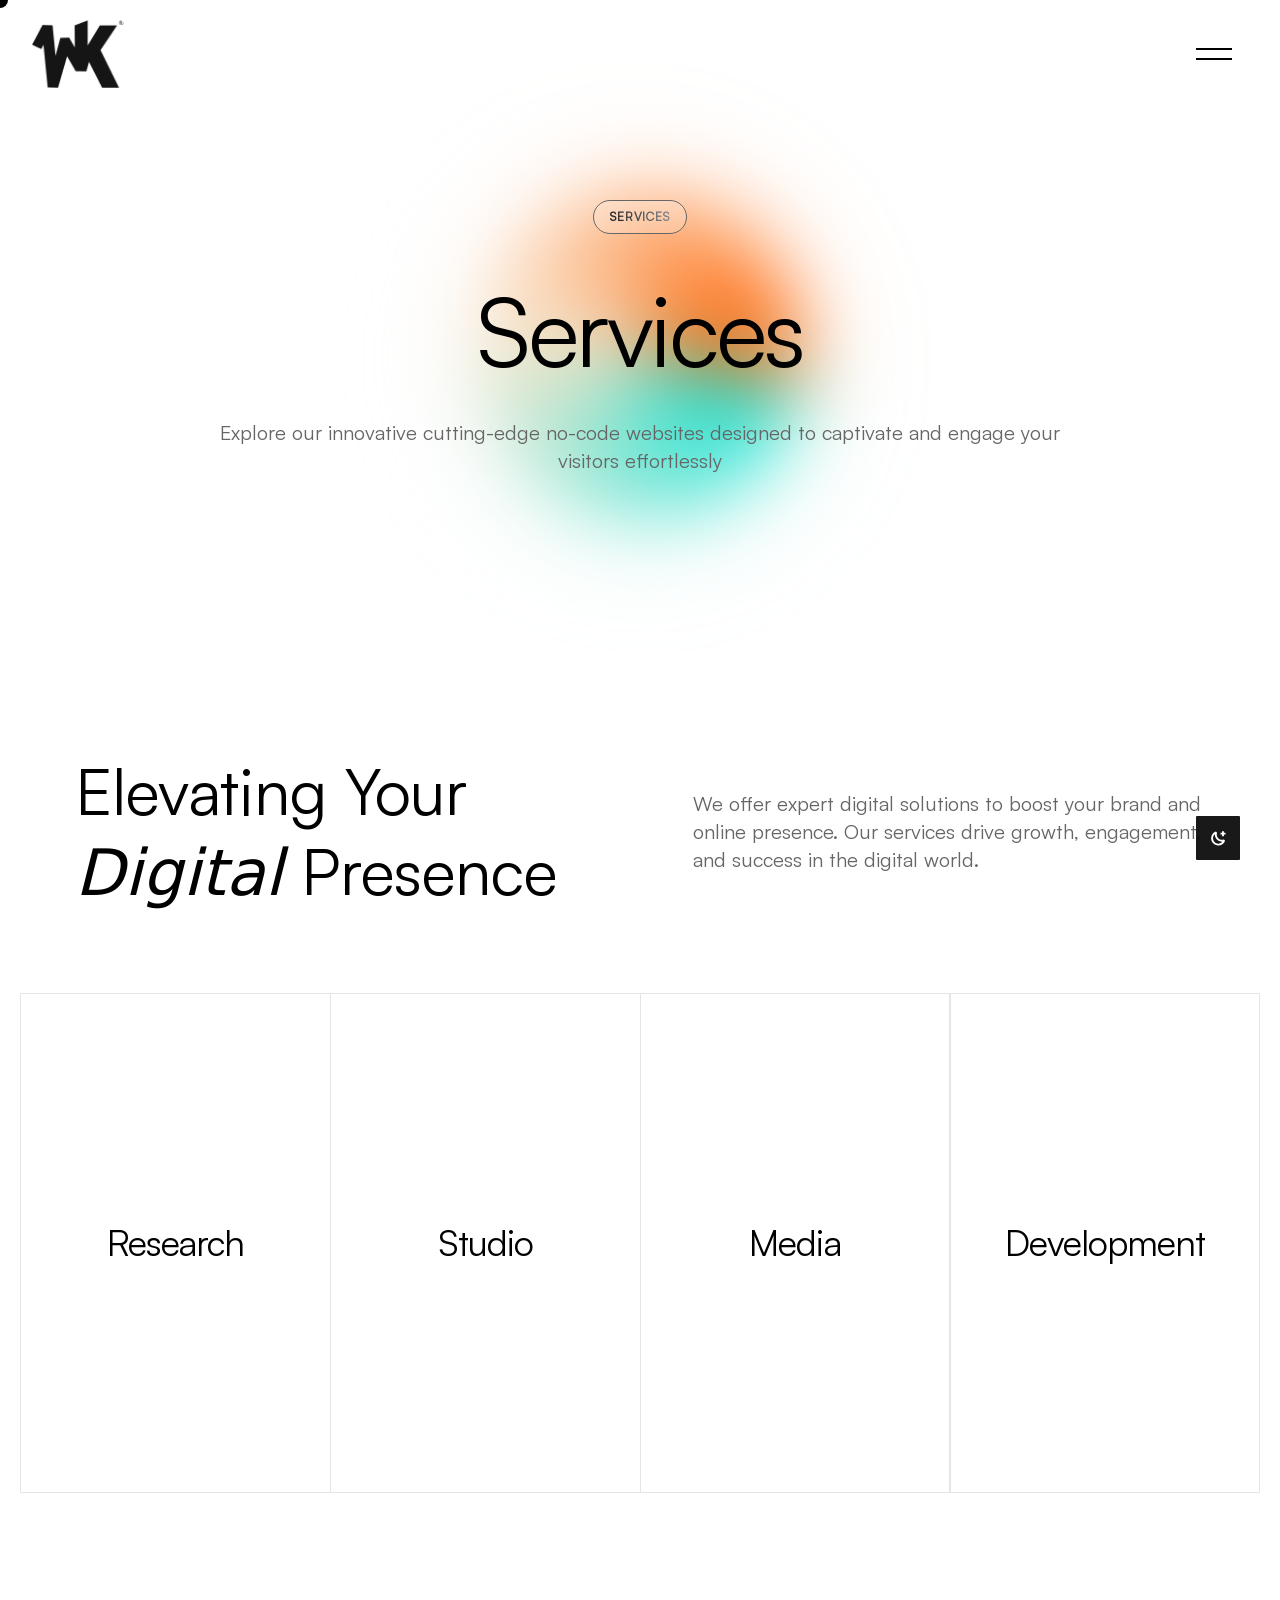
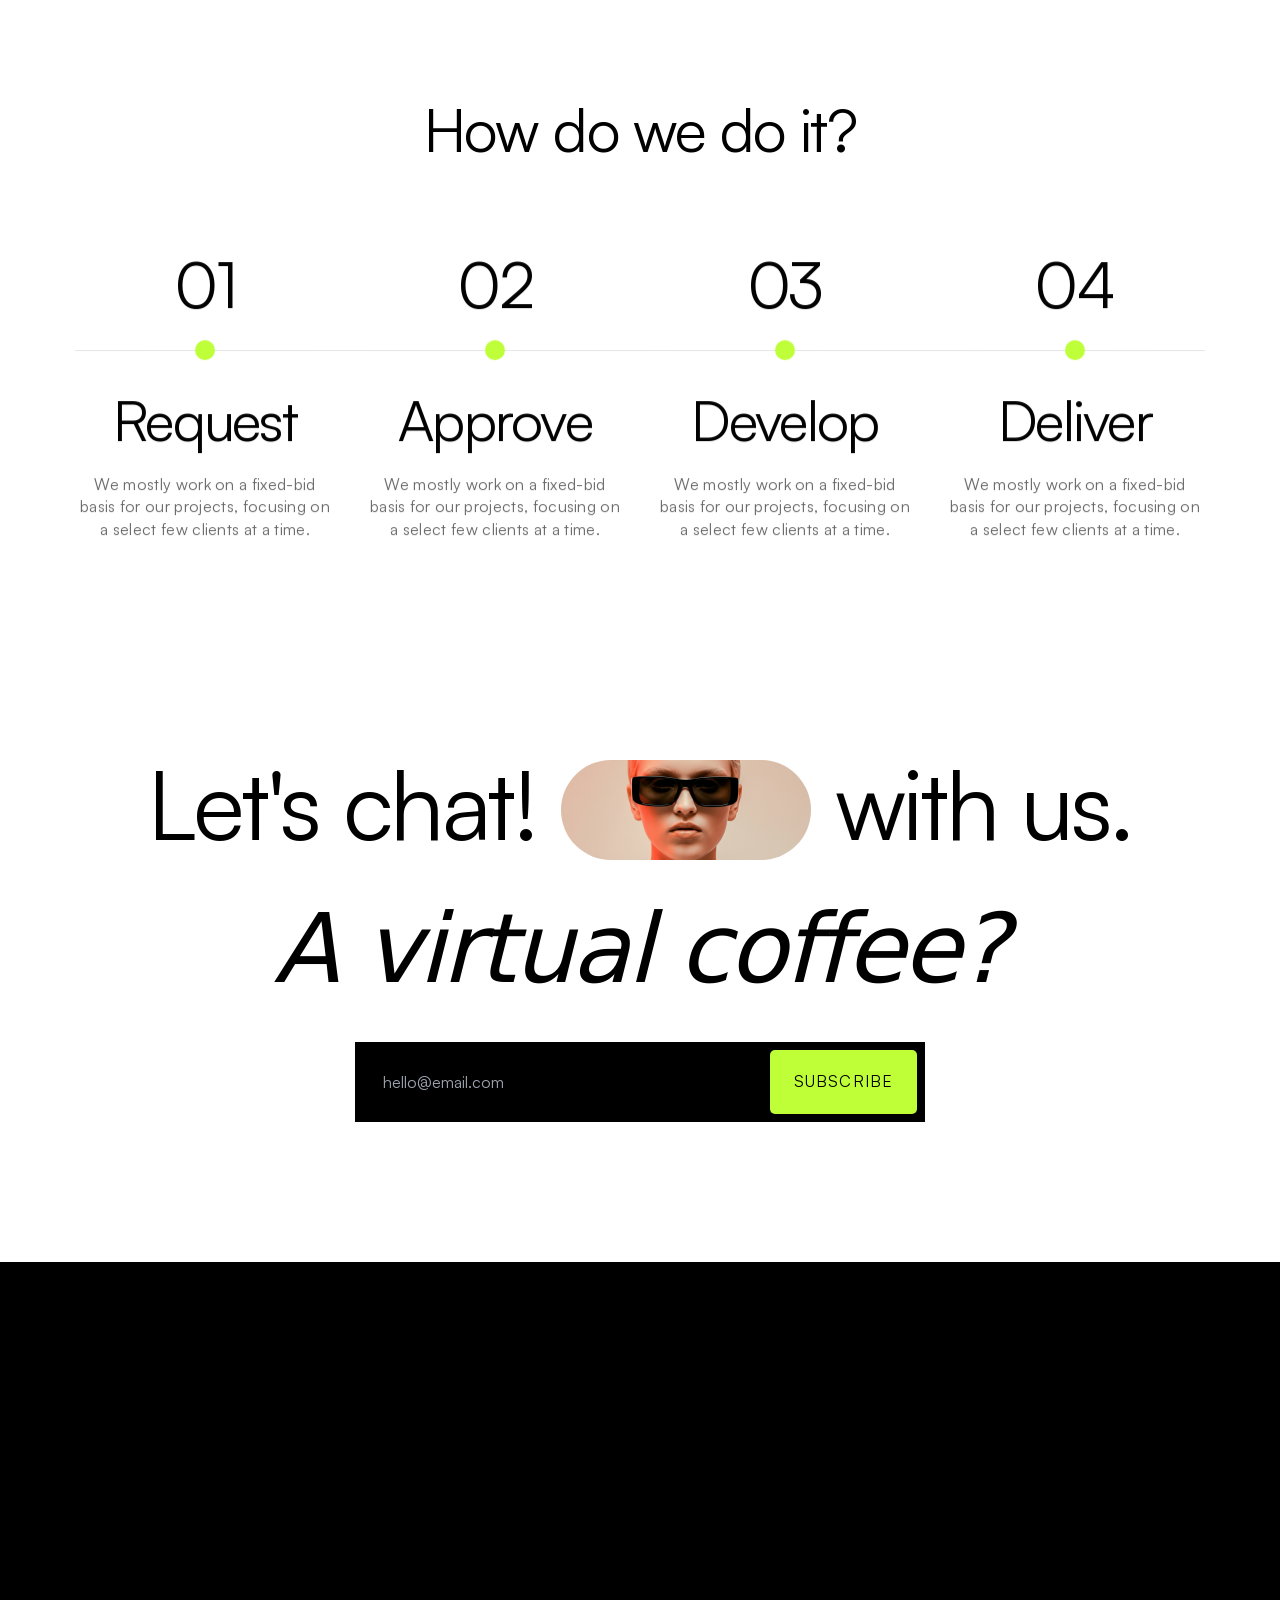
<file: services.html>
<!DOCTYPE html>
<html lang="zxx">

<head>
  <meta charset="utf-8" />
  <title>Rivor | Creative Agency Template</title>

  <!--Meta For No Index-->
  <meta name="robots" content="noindex, Nofollow, Noimageindex">
  
  <!-- mobile responsive meta -->
  <meta name="viewport" content="width=device-width, initial-scale=1" />
  <meta name="viewport" content="width=device-width, initial-scale=1, maximum-scale=1" />

  <!-- Stylesheets -->
  <link href="css/main.css" rel="stylesheet" />
  
  <!--Favicon-->
  <link rel="icon" type="image/png" href="images/favicon-96x96.png" sizes="96x96" />
  <link rel="icon" type="image/svg+xml" href="images/favicon.svg" />
  <link rel="shortcut icon" href="images/favicon.ico" />
  <link rel="apple-touch-icon" sizes="180x180" href="images/apple-touch-icon.png" />
  <link rel="manifest" href="images/site.webmanifest" />
</head>
<body >

<header id="header" class="w-full fixed z-[9999]">
  <div
    class="w-full fixed h-[155px] top-0 z-[21] pointer-events-none gradient-shadow"
  >
    <div
      class="absolute inset-0 pointer-events-none"
      style="backdrop-filter: blur(0px); -webkit-backdrop-filter: blur(0px)"
    ></div>
    <div
      class="absolute inset-0 pointer-events-none rounded-[inherit]"
      style="
        mask-image: linear-gradient(
          0deg,
          rgba(255, 255, 255, 0) 0%,
          rgba(255, 255, 255, 1) 16.666666666666664%,
          rgba(255, 255, 255, 1) 33.33333333333333%,
          rgba(255, 255, 255, 0) 50%
        );
        -webkit-mask-image: linear-gradient(
          0deg,
          rgba(255, 255, 255, 0) 0%,
          rgba(255, 255, 255, 1) 16.666666666666664%,
          rgba(255, 255, 255, 1) 33.33333333333333%,
          rgba(255, 255, 255, 0) 50%
        );
        backdrop-filter: blur(-7px);
        -webkit-backdrop-filter: blur(-7px);
      "
    ></div>
    <div
      class="absolute inset-0 pointer-events-none rounded-[inherit]"
      style="
        mask-image: linear-gradient(
          0deg,
          rgba(255, 255, 255, 0) 16.666666666666664%,
          rgba(255, 255, 255, 1) 33.33333333333333%,
          rgba(255, 255, 255, 1) 50%,
          rgba(255, 255, 255, 0) 66.66666666666666%
        );
        -webkit-mask-image: linear-gradient(
          0deg,
          rgba(255, 255, 255, 0) 16.666666666666664%,
          rgba(255, 255, 255, 1) 33.33333333333333%,
          rgba(255, 255, 255, 1) 50%,
          rgba(255, 255, 255, 0) 66.66666666666666%
        );
        backdrop-filter: blur(2px);
        -webkit-backdrop-filter: blur(2px);
      "
    ></div>
    <div
      class="absolute inset-0 pointer-events-none rounded-[inherit]"
      style="
        mask-image: linear-gradient(
          0deg,
          rgba(255, 255, 255, 0) 33.33333333333333%,
          rgba(255, 255, 255, 1) 50%,
          rgba(255, 255, 255, 1) 66.66666666666666%,
          rgba(255, 255, 255, 0) 83.33333333333333%
        );
        -webkit-mask-image: linear-gradient(
          0deg,
          rgba(255, 255, 255, 0) 33.33333333333333%,
          rgba(255, 255, 255, 1) 50%,
          rgba(255, 255, 255, 1) 66.66666666666666%,
          rgba(255, 255, 255, 0) 83.33333333333333%
        );
        backdrop-filter: blur(4px);
        -webkit-backdrop-filter: blur(4px);
      "
    ></div>
    <div
      class="absolute inset-0 pointer-events-none rounded-[inherit]"
      style="
        mask-image: linear-gradient(
          0deg,
          rgba(255, 255, 255, 0) 50%,
          rgba(255, 255, 255, 1) 66.66666666666666%,
          rgba(255, 255, 255, 1) 83.33333333333333%,
          rgba(255, 255, 255, 0) 100%
        );
        -webkit-mask-image: linear-gradient(
          0deg,
          rgba(255, 255, 255, 0) 50%,
          rgba(255, 255, 255, 1) 66.66666666666666%,
          rgba(255, 255, 255, 1) 83.33333333333333%,
          rgba(255, 255, 255, 0) 100%
        );
        backdrop-filter: blur(8px);
        -webkit-backdrop-filter: blur(8px);
      "
    ></div>
    <div
      class="absolute inset-0 pointer-events-none rounded-[inherit]"
      style="
        mask-image: linear-gradient(
          0deg,
          rgba(255, 255, 255, 0) 66.66666666666666%,
          rgba(255, 255, 255, 1) 83.33333333333333%,
          rgba(255, 255, 255, 1) 100%,
          rgba(255, 255, 255, 0) 116.66666666666666%
        );
        -webkit-mask-image: linear-gradient(
          0deg,
          rgba(255, 255, 255, 0) 66.66666666666666%,
          rgba(255, 255, 255, 1) 83.33333333333333%,
          rgba(255, 255, 255, 1) 100%,
          rgba(255, 255, 255, 0) 116.66666666666666%
        );
        backdrop-filter: blur(16px);
        -webkit-backdrop-filter: blur(16px);
      "
    ></div>
  </div>
  <nav class="z-[1000] w-full fixed px-5 sm:px-8 pt-1 sm:pt-5 nav-top">
    <div class="flex justify-between">
      <a href="index.html">
        <img
          class="max-h-[68px] w-auto inline-block dark:hidden"
          src="images/logo.png"
          alt="logo"
        />
        <img
          class="max-h-[68px] w-auto dark:inline-block hidden"
          src="images/logo-white.png"
          alt="logo"
        />
      </a>
      <div class="flex items-center">
        <div
          class="menu-open cursor-pointer relative h-[68px] w-[68px] before:content-[''] before:absolute before:top-[28px] before:left-1/2 before:w-9 before:h-0.5 before:bg-black dark:before:bg-white before:-translate-x-1/2 before:transition-all before:duration-300 after:content-[''] after:absolute after:bottom-[28px] after:left-1/2 after:w-9 after:h-0.5 after:bg-black dark:after:bg-white after:-translate-x-1/2 after:transition-all after:duration-300 hover:before:top-[25px] hover:after:bottom-[25px]"
        ></div>
      </div>
    </div>
  </nav>
</header>
<nav
  data-lenis-prevent="true"
  class="menu fixed right-6 top-0 w-full min-h-screen overflow-y-auto z-[99999] before:content-none md:before:content-[''] before:absolute before:w-[1px] before:h-[calc(100vh-94px)] before:left-[45%] before:top-0 before:bg-white before:bg-opacity-10 opacity-0"
>
  <div
    class="menu-close cursor-pointer sticky top-8 left-[89%] sm:left-[90%] md:left-[93%] lg:left-[94.7%] xl:left-[96.5%] 2xl:left-[96%] h-[40px] w-[40px] text-white"
  >
    <svg
      xmlns="http://www.w3.org/2000/svg"
      x="0px"
      y="0px"
      width="30"
      height="30"
      viewBox="0 0 50 50"
    >
      <path
        d="M 7.71875 6.28125 L 6.28125 7.71875 L 23.5625 25 L 6.28125 42.28125 L 7.71875 43.71875 L 25 26.4375 L 42.28125 43.71875 L 43.71875 42.28125 L 26.4375 25 L 43.71875 7.71875 L 42.28125 6.28125 L 25 23.5625 Z"
        fill="#fff"
      ></path>
    </svg>
  </div>
  <div
    class="menu-wrapper relative max-w-[300px] sm:max-w-[400px] md:max-w-[600px] lg:max-w-[900px] xl:max-w-[1130px] mx-auto pb-4 flex flex-col gap-8 md:gap-16 md:top-20 z-[99999]"
  >
    <ul class="menu-list">
      <li
        class="menu-list-item menu-list-item-anchor "
      >
        <a
          href="#"
          class="text-white text-[28px] md:text-[42px] xl:text-[56px] leading-[70px] xl:leading-[90px] menu-list-item-text"
          >Home</a
        >
        <ul
          class="menu-list-item-dropdown relative md:absolute top-0 w-full md:w-auto h-fit left-0 md:left-[48%]"
        >
          <li>
            <a
              href="index.html"
              class="text-white inline-block pb-1 pl-3 menu-list-item-dropdown-list text-base md:text-lg leading-8 md:leading-[50px] "
              >Homepage 01 -
              <span class="font-instrument italic text-white"
                >Design Agency</span
              ></a
            >
          </li>
          <li>
            <a
              href="homepage-02.html"
              class="text-white inline-block pb-1 pl-3 menu-list-item-dropdown-list text-base md:text-lg leading-8 md:leading-[50px] "
              >Homepage 02 -
              <span class="font-instrument italic text-white"
                >Digital Solutions Agency</span
              ></a
            >
          </li>
          <li>
            <a
              href="homepage-03.html"
              class="text-white inline-block pb-1 pl-3 menu-list-item-dropdown-list text-base md:text-lg leading-8 md:leading-[50px] "
              >Homepage 03 -
              <span class="font-instrument italic text-white"
                >Portfolio</span
              ></a
            >
          </li>
          <li>
            <a
              href="homepage-04.html"
              class="text-white inline-block pb-1 pl-3 menu-list-item-dropdown-list text-base md:text-lg leading-8 md:leading-[50px] "
              >Homepage 04 -
              <span class="font-instrument italic text-white"
                >Photography Studio</span
              ></a
            >
          </li>

          <li>
            <a
              href="homepage-05.html"
              class="text-white inline-block pb-1 pl-3 menu-list-item-dropdown-list text-base md:text-lg leading-8 md:leading-[50px] "
              >Homepage 05 -
              <span class="font-instrument italic text-white"
                >SEO Agency</span
              ></a
            >
          </li>
          <li>
            <a
              href="homepage-06.html"
              class="text-white inline-block pb-1 pl-3 menu-list-item-dropdown-list text-base md:text-lg leading-8 md:leading-[50px] "
              >Homepage 06 -
              <span class="font-instrument italic text-white">
                Creative Agency</span
              ></a
            >
          </li>
          <li>
            <a
              href="homepage-07.html"
              class="text-white inline-block pb-1 pl-3 menu-list-item-dropdown-list text-base md:text-lg leading-8 md:leading-[50px] "
              >Homepage 07 -
              <span class="font-instrument italic text-white"
                >Design Studio</span
              ></a
            >
          </li>
          <li>
            <a
              href="homepage-08.html"
              class="text-white inline-block pb-1 pl-3 menu-list-item-dropdown-list text-base md:text-lg leading-8 md:leading-[50px] "
              >Homepage 08 -
              <span class="font-instrument italic text-white"
                >Business Solutions</span
              ></a
            >
          </li>
          <li>
            <a
              href="homepage-09.html"
              class="text-white inline-block pb-1 pl-3 menu-list-item-dropdown-list text-base md:text-lg leading-8 md:leading-[50px] "
              >Homepage 09 -
              <span class="font-instrument italic text-white"
                >Personal Branding
              </span></a
            >
          </li>
          <li>
            <a
              href="homepage-10.html"
              class="text-white inline-block pb-1 pl-3 menu-list-item-dropdown-list text-base md:text-lg leading-8 md:leading-[50px] "
              >Homepage 10 -
              <span class="font-instrument italic text-white"
                >Full-Service Agency</span
              ></a
            >
          </li>
        </ul>
      </li>
      <li
        class="menu-list-item menu-list-item-anchor "
      >
        <a
          href="#"
          class="text-white text-[28px] md:text-[42px] xl:text-[56px] leading-[70px] xl:leading-[90px] menu-list-item-text"
          >About</a
        >
        <ul
          class="menu-list-item-dropdown relative md:absolute top-0 w-full md:w-auto h-fit left-0 md:left-[48%]"
        >
          <li>
            <a
              href="about.html"
              class="text-white inline-block pb-1 pl-3 menu-list-item-dropdown-list text-base md:text-lg leading-8 md:leading-[50px] "
              >About
            </a>
          </li>
          <li>
            <a
              href="about-02.html"
              class="text-white inline-block pb-1 pl-3 menu-list-item-dropdown-list text-base md:text-lg leading-8 md:leading-[50px] "
              >About 02</a
            >
          </li>
        </ul>
      </li>
      <li
        class="menu-list-item menu-list-item-anchor w-full active"
      >
        <a
          href="#"
          class="text-white text-[28px] md:text-[42px] xl:text-[56px] leading-[70px] xl:leading-[90px] menu-list-item-text"
          >Services</a
        >
        <ul
          class="menu-list-item-dropdown relative md:absolute top-0 w-full md:w-auto h-fit left-0 md:left-[48%]"
        >
          <li>
            <a
              href="services.html"
              class="text-white inline-block pb-1 pl-3 menu-list-item-dropdown-list text-base md:text-lg leading-8 md:leading-[50px] active"
              >Services
            </a>
          </li>
          <li>
            <a
              href="services-details.html"
              class="text-white inline-block pb-1 pl-3 menu-list-item-dropdown-list text-base md:text-lg leading-8 md:leading-[50px] "
              >Services Details
            </a>
          </li>
        </ul>
      </li>
      <li
        class="menu-list-item menu-list-item-anchor w-full "
      >
        <a
          href="#"
          class="text-white text-[28px] md:text-[42px] xl:text-[56px] leading-[70px] xl:leading-[90px] menu-list-item-text"
          >Blog</a
        >
        <ul
          class="menu-list-item-dropdown relative md:absolute top-0 w-full md:w-auto h-fit left-0 md:left-[48%]"
        >
          <li>
            <a
              href="blog.html"
              class="text-white inline-block pb-1 pl-3 menu-list-item-dropdown-list text-base md:text-lg leading-8 md:leading-[50px] "
              >Blog
            </a>
          </li>
          <li>
            <a
              href="blog-02.html"
              class="text-white inline-block pb-1 pl-3 menu-list-item-dropdown-list text-base md:text-lg leading-8 md:leading-[50px] "
              >Blog 02
            </a>
          </li>
          <li>
            <a
              href="blog-details.html"
              class="text-white inline-block pb-1 pl-3 menu-list-item-dropdown-list text-base md:text-lg leading-8 md:leading-[50px] "
              >Blog Details
            </a>
          </li>
        </ul>
      </li>
      <li
        class="menu-list-item menu-list-item-anchor w-full "
      >
        <a
          href="#"
          class="text-white text-[28px] md:text-[42px] xl:text-[56px] leading-[70px] xl:leading-[90px] menu-list-item-text"
          >Projects</a
        >
        <ul
          class="menu-list-item-dropdown relative md:absolute top-0 w-full md:w-auto h-fit left-0 md:left-[48%]"
        >
          <li>
            <a
              href="project.html"
              class="text-white inline-block pb-1 pl-3 menu-list-item-dropdown-list text-base md:text-lg leading-8 md:leading-[50px] "
              >Project
            </a>
          </li>
          <li>
            <a
              href="project-02.html"
              class="text-white inline-block pb-1 pl-3 menu-list-item-dropdown-list text-base md:text-lg leading-8 md:leading-[50px] "
              >Project 02
            </a>
          </li>
          <li>
            <a
              href="project-03.html"
              class="text-white inline-block pb-1 pl-3 menu-list-item-dropdown-list text-base md:text-lg leading-8 md:leading-[50px] "
              >Project 03
            </a>
          </li>
          <li>
            <a
              href="project-details.html"
              class="text-white inline-block pb-1 pl-3 menu-list-item-dropdown-list text-base md:text-lg leading-8 md:leading-[50px] "
              >Project Details
            </a>
          </li>
          <li>
            <a
              href="project-details-02.html"
              class="text-white inline-block pb-1 pl-3 menu-list-item-dropdown-list text-base md:text-lg leading-8 md:leading-[50px] "
              >Project Details 02
            </a>
          </li>
        </ul>
      </li>
    </ul>
  </div>
  <div
    class="menu-footer max-lg:hidden lg:block fixed bottom-0 w-full border-t border-white border-opacity-10"
  >
    <div
      class="menu-footer-content max-w-[300px] sm:max-w-[400px] md:max-w-[600px] lg:max-w-[900px] xl:max-w-[1130px] flex justify-between mx-auto py-8 flex-col md:flex-row"
    >
      <p class="text-sm w-full md:w-auto mb-4 md:mb-0">
        2261 Market Street #5039 San Francisco, CA 94114
      </p>
      <div class="flex gap-6">
        <span>
          <a href="https://www.facebook.com/staticmania">
            <svg
              xmlns="http://www.w3.org/2000/svg"
              width="23"
              height="23"
              viewBox="0 0 20 20"
              fill="none"
              class="stroke-[#565656] hover:stroke-white duration-200"
            >
              <path
                d="M10 17.5C14.1421 17.5 17.5 14.1421 17.5 10C17.5 5.85786 14.1421 2.5 10 2.5C5.85786 2.5 2.5 5.85786 2.5 10C2.5 14.1421 5.85786 17.5 10 17.5Z"
                stroke-linecap="round"
                stroke-linejoin="round"
              />
              <path
                d="M13.125 6.875H11.875C11.3777 6.875 10.9008 7.07254 10.5492 7.42418C10.1975 7.77581 10 8.25272 10 8.75V17.5"
                stroke-linecap="round"
                stroke-linejoin="round"
              />
              <path
                d="M7.5 11.25H12.5"
                stroke-linecap="round"
                stroke-linejoin="round"
              />
            </svg>
          </a>
        </span>
        <span>
          <a href="https://www.youtube.com/channel/UCAaNCn1kzI1fXD4-fPD157Q">
            <svg
              xmlns="http://www.w3.org/2000/svg"
              class="stroke-[#565656] hover:stroke-white duration-200"
              width="23"
              height="23"
              viewBox="0 0 20 20"
              fill="none"
            >
              <path
                d="M12.5 10L8.75 7.5V12.5L12.5 10Z"
                stroke-linecap="round"
                stroke-linejoin="round"
              />
              <path
                d="M1.875 9.99998C1.875 12.3246 2.11517 13.6886 2.29774 14.3896C2.34654 14.581 2.44026 14.7581 2.57114 14.9061C2.70201 15.0541 2.86627 15.1688 3.0503 15.2407C5.66569 16.2457 10 16.2181 10 16.2181C10 16.2181 14.3343 16.2457 16.9497 15.2407C17.1337 15.1688 17.298 15.0541 17.4288 14.9061C17.5597 14.7581 17.6534 14.581 17.7022 14.3896C17.8848 13.6886 18.125 12.3246 18.125 9.99998C18.125 7.67533 17.8848 6.3114 17.7023 5.6104C17.6535 5.41894 17.5597 5.24188 17.4289 5.09386C17.298 4.94585 17.1337 4.83115 16.9497 4.75927C14.3343 3.75422 10 3.78181 10 3.78181C10 3.78181 5.66574 3.75422 3.05033 4.75926C2.86629 4.83114 2.70203 4.94584 2.57116 5.09385C2.44029 5.24186 2.34656 5.41893 2.29776 5.61038C2.11518 6.31138 1.875 7.67533 1.875 9.99998Z"
                stroke-linecap="round"
                stroke-linejoin="round"
              />
            </svg>
          </a>
        </span>
        <span>
          <a href="https://www.instagram.com/staticmania">
            <svg
              xmlns="http://www.w3.org/2000/svg"
              class="stroke-[#565656] hover:stroke-white duration-200"
              width="23"
              height="23"
              viewBox="0 0 20 20"
              fill="none"
            >
              <path
                d="M10 13.125C11.7259 13.125 13.125 11.7259 13.125 10C13.125 8.27411 11.7259 6.875 10 6.875C8.27411 6.875 6.875 8.27411 6.875 10C6.875 11.7259 8.27411 13.125 10 13.125Z"
                stroke-miterlimit="10"
              />
              <path
                d="M13.4375 2.8125H6.5625C4.49143 2.8125 2.8125 4.49143 2.8125 6.5625V13.4375C2.8125 15.5086 4.49143 17.1875 6.5625 17.1875H13.4375C15.5086 17.1875 17.1875 15.5086 17.1875 13.4375V6.5625C17.1875 4.49143 15.5086 2.8125 13.4375 2.8125Z"
                stroke-linecap="round"
                stroke-linejoin="round"
              />
              <path
                d="M14.0625 6.875C14.5803 6.875 15 6.45527 15 5.9375C15 5.41973 14.5803 5 14.0625 5C13.5447 5 13.125 5.41973 13.125 5.9375C13.125 6.45527 13.5447 6.875 14.0625 6.875Z"
                fill="#565656"
              />
            </svg>
          </a>
        </span>
        <span>
          <a href="https://dribbble.com/staticmania/">
            <svg
              xmlns="http://www.w3.org/2000/svg"
              class="stroke-[#565656] hover:stroke-white duration-200"
              width="23"
              height="23"
              viewBox="0 0 20 20"
              fill="none"
            >
              <path
                d="M10 17.5C14.1421 17.5 17.5 14.1421 17.5 10C17.5 5.85786 14.1421 2.5 10 2.5C5.85786 2.5 2.5 5.85786 2.5 10C2.5 14.1421 5.85786 17.5 10 17.5Z"
                stroke-linecap="round"
                stroke-linejoin="round"
              />
              <path
                d="M5.55078 16.037C6.66328 14.1939 8.23315 12.6697 10.1082 11.6119C11.9832 10.5542 14.0997 9.99896 16.2524 10C16.6741 10 17.0905 10.0206 17.5017 10.0616"
                stroke-linecap="round"
                stroke-linejoin="round"
              />
              <path
                d="M14.6894 4.14795C13.5183 5.58738 12.0409 6.74742 10.3647 7.54356C8.68846 8.3397 6.85577 8.75188 5.00011 8.75007C4.20969 8.75045 3.42101 8.67625 2.64453 8.52846"
                stroke-linecap="round"
                stroke-linejoin="round"
              />
              <path
                d="M6.71484 3.25684C8.59445 4.35971 10.1529 5.93502 11.2355 7.82638C12.3181 9.71775 12.8871 11.8594 12.8861 14.0387C12.8869 15.0598 12.7627 16.0771 12.5165 17.0681"
                stroke-linecap="round"
                stroke-linejoin="round"
              />
            </svg>
          </a>
        </span>
        <span>
          <a href="https://www.figma.com/@staticmania">
            <svg
              xmlns="http://www.w3.org/2000/svg"
              class="stroke-[#565656] hover:stroke-white duration-200"
              width="23"
              height="23"
              viewBox="0 0 20 20"
              fill="none"
            >
              <path
                d="M12.6562 12.6562C14.1233 12.6562 15.3125 11.467 15.3125 10C15.3125 8.53299 14.1233 7.34375 12.6562 7.34375C11.1892 7.34375 10 8.53299 10 10C10 11.467 11.1892 12.6562 12.6562 12.6562Z"
                stroke-linecap="round"
                stroke-linejoin="round"
              />
              <path
                d="M10 7.34368V2.03125H7.34375C6.63927 2.03125 5.96364 2.3111 5.4655 2.80925C4.96735 3.30739 4.6875 3.98302 4.6875 4.6875C4.6875 5.39198 4.96735 6.06761 5.4655 6.56575C5.96364 7.0639 6.63927 7.34375 7.34375 7.34375L10 7.34368Z"
                stroke-linecap="round"
                stroke-linejoin="round"
              />
              <path
                d="M10 12.6562V7.34375H7.34375C6.63927 7.34375 5.96364 7.6236 5.4655 8.12175C4.96735 8.61989 4.6875 9.29552 4.6875 10C4.6875 10.7045 4.96735 11.3801 5.4655 11.8783C5.96364 12.3764 6.63927 12.6562 7.34375 12.6562L10 12.6562Z"
                stroke-linecap="round"
                stroke-linejoin="round"
              />
              <path
                d="M10 7.34368V2.03125H12.6562C13.3607 2.03125 14.0364 2.3111 14.5345 2.80925C15.0326 3.30739 15.3125 3.98302 15.3125 4.6875C15.3125 5.39198 15.0326 6.06761 14.5345 6.56575C14.0364 7.0639 13.3607 7.34375 12.6562 7.34375L10 7.34368Z"
                stroke-linecap="round"
                stroke-linejoin="round"
              />
              <path
                d="M10 12.6562V15.3125C10 15.8379 9.84423 16.3515 9.55236 16.7883C9.26049 17.2251 8.84564 17.5656 8.36028 17.7666C7.87491 17.9677 7.34083 18.0203 6.82556 17.9178C6.3103 17.8153 5.837 17.5623 5.46551 17.1908C5.09402 16.8194 4.84104 16.3461 4.73854 15.8308C4.63605 15.3155 4.68865 14.7814 4.88969 14.2961C5.09074 13.8107 5.4312 13.3959 5.86801 13.104C6.30483 12.8121 6.81839 12.6563 7.34375 12.6563L10 12.6562Z"
                stroke-linecap="round"
                stroke-linejoin="round"
              />
            </svg>
          </a>
        </span>
        <span>
          <a href="https://discord.gg/fSxDJyvJmr">
            <svg
              xmlns="http://www.w3.org/2000/svg"
              class="stroke-[#565656] hover:stroke-white duration-200"
              width="23"
              height="23"
              viewBox="0 0 20 20"
              fill="none"
            >
              <path
                d="M7.5 12.1875C8.01777 12.1875 8.4375 11.7678 8.4375 11.25C8.4375 10.7322 8.01777 10.3125 7.5 10.3125C6.98223 10.3125 6.5625 10.7322 6.5625 11.25C6.5625 11.7678 6.98223 12.1875 7.5 12.1875Z"
                fill="#565656"
              />
              <path
                d="M12.5 12.1875C13.0178 12.1875 13.4375 11.7678 13.4375 11.25C13.4375 10.7322 13.0178 10.3125 12.5 10.3125C11.9822 10.3125 11.5625 10.7322 11.5625 11.25C11.5625 11.7678 11.9822 12.1875 12.5 12.1875Z"
                fill="#565656"
              />
              <path
                d="M5.8125 6.24985C7.16746 5.82575 8.58012 5.6149 9.99987 5.62485C11.4196 5.6149 12.8322 5.82575 14.1872 6.24983"
                stroke-linecap="round"
                stroke-linejoin="round"
              />
              <path
                d="M14.1871 13.75C12.8322 14.1741 11.4195 14.3849 9.99981 14.375C8.58008 14.3849 7.16744 14.1741 5.8125 13.75"
                stroke-linecap="round"
                stroke-linejoin="round"
              />
              <path
                d="M12.1148 14.2255L13.0542 16.1044C13.1168 16.2306 13.2204 16.3319 13.348 16.3916C13.4756 16.4513 13.6196 16.466 13.7567 16.4333C15.6737 15.9646 17.3264 15.1474 18.5301 14.1012C18.622 14.0221 18.6892 13.9182 18.7234 13.802C18.7577 13.6857 18.7576 13.562 18.7232 13.4457L16.069 4.59837C16.0422 4.50915 15.9959 4.42704 15.9334 4.35799C15.8708 4.28894 15.7937 4.2347 15.7076 4.19922C14.9577 3.89221 14.1822 3.65213 13.39 3.48181C13.2391 3.44873 13.0813 3.47261 12.9469 3.54884C12.8125 3.62508 12.711 3.74829 12.662 3.89481L12.0391 5.76353"
                stroke-linecap="round"
                stroke-linejoin="round"
              />
              <path
                d="M7.88822 14.2255L6.94874 16.1044C6.88614 16.2306 6.78258 16.3319 6.65499 16.3916C6.5274 16.4513 6.38332 16.466 6.2463 16.4333C4.32922 15.9646 2.67656 15.1474 1.47286 14.1012C1.38094 14.0222 1.31381 13.9182 1.27955 13.802C1.24529 13.6857 1.24536 13.562 1.27974 13.4457L3.93395 4.59836C3.96074 4.50915 4.00709 4.42703 4.06961 4.35798C4.13214 4.28894 4.20927 4.2347 4.29539 4.19921C5.04524 3.8922 5.82077 3.65213 6.61293 3.48181C6.76385 3.44873 6.92168 3.47261 7.05607 3.54884C7.19046 3.62508 7.29194 3.74829 7.34099 3.89481L7.9639 5.76353"
                stroke-linecap="round"
                stroke-linejoin="round"
              />
              <path
                d="M7.5 12.1875C8.01777 12.1875 8.4375 11.7678 8.4375 11.25C8.4375 10.7322 8.01777 10.3125 7.5 10.3125C6.98223 10.3125 6.5625 10.7322 6.5625 11.25C6.5625 11.7678 6.98223 12.1875 7.5 12.1875Z"
                fill="#565656"
              />
              <path
                d="M12.5 12.1875C13.0178 12.1875 13.4375 11.7678 13.4375 11.25C13.4375 10.7322 13.0178 10.3125 12.5 10.3125C11.9822 10.3125 11.5625 10.7322 11.5625 11.25C11.5625 11.7678 11.9822 12.1875 12.5 12.1875Z"
                fill="#565656"
              />
              <path
                d="M5.8125 6.24985C7.16746 5.82575 8.58012 5.6149 9.99987 5.62485C11.4196 5.6149 12.8322 5.82575 14.1872 6.24983"
                stroke-linecap="round"
                stroke-linejoin="round"
              />
              <path
                d="M14.1871 13.75C12.8322 14.1741 11.4195 14.3849 9.99981 14.375C8.58008 14.3849 7.16744 14.1741 5.8125 13.75"
                stroke-linecap="round"
                stroke-linejoin="round"
              />
              <path
                d="M12.1148 14.2255L13.0542 16.1044C13.1168 16.2306 13.2204 16.3319 13.348 16.3916C13.4756 16.4513 13.6196 16.466 13.7567 16.4333C15.6737 15.9646 17.3264 15.1474 18.5301 14.1012C18.622 14.0221 18.6892 13.9182 18.7234 13.802C18.7577 13.6857 18.7576 13.562 18.7232 13.4457L16.069 4.59837C16.0422 4.50915 15.9959 4.42704 15.9334 4.35799C15.8708 4.28894 15.7937 4.2347 15.7076 4.19922C14.9577 3.89221 14.1822 3.65213 13.39 3.48181C13.2391 3.44873 13.0813 3.47261 12.9469 3.54884C12.8125 3.62508 12.711 3.74829 12.662 3.89481L12.0391 5.76353"
                stroke-linecap="round"
                stroke-linejoin="round"
              />
              <path
                d="M7.88822 14.2255L6.94874 16.1044C6.88614 16.2306 6.78258 16.3319 6.65499 16.3916C6.5274 16.4513 6.38332 16.466 6.2463 16.4333C4.32922 15.9646 2.67656 15.1474 1.47286 14.1012C1.38094 14.0222 1.31381 13.9182 1.27955 13.802C1.24529 13.6857 1.24536 13.562 1.27974 13.4457L3.93395 4.59836C3.96074 4.50915 4.00709 4.42703 4.06961 4.35798C4.13214 4.28894 4.20927 4.2347 4.29539 4.19921C5.04524 3.8922 5.82077 3.65213 6.61293 3.48181C6.76385 3.44873 6.92168 3.47261 7.05607 3.54884C7.19046 3.62508 7.29194 3.74829 7.34099 3.89481L7.9639 5.76353"
                stroke-linecap="round"
                stroke-linejoin="round"
              />
            </svg>
          </a>
        </span>
        <span>
          <a href="https://www.linkedin.com/company/staticmania/">
            <svg
              xmlns="http://www.w3.org/2000/svg"
              class="stroke-[#565656] hover:stroke-white duration-200"
              width="23"
              height="23"
              viewBox="0 0 20 20"
              fill="none"
            >
              <path
                d="M16.25 3.125H3.75C3.40482 3.125 3.125 3.40482 3.125 3.75V16.25C3.125 16.5952 3.40482 16.875 3.75 16.875H16.25C16.5952 16.875 16.875 16.5952 16.875 16.25V3.75C16.875 3.40482 16.5952 3.125 16.25 3.125Z"
                stroke-linecap="round"
                stroke-linejoin="round"
              />
              <path
                d="M9.375 8.75V13.75"
                stroke-linecap="round"
                stroke-linejoin="round"
              />
              <path
                d="M6.875 8.75V13.75"
                stroke-linecap="round"
                stroke-linejoin="round"
              />
              <path
                d="M9.375 10.9375C9.375 10.3573 9.60547 9.80094 10.0157 9.3907C10.4259 8.98047 10.9823 8.75 11.5625 8.75C12.1427 8.75 12.6991 8.98047 13.1093 9.3907C13.5195 9.80094 13.75 10.3573 13.75 10.9375V13.75"
                stroke-linecap="round"
                stroke-linejoin="round"
              />
              <path
                d="M6.875 7.1875C7.39277 7.1875 7.8125 6.76777 7.8125 6.25C7.8125 5.73223 7.39277 5.3125 6.875 5.3125C6.35723 5.3125 5.9375 5.73223 5.9375 6.25C5.9375 6.76777 6.35723 7.1875 6.875 7.1875Z"
                fill="#565656"
              />
            </svg>
          </a>
        </span>
      </div>
    </div>
  </div>
</nav>
<div
  class="menu-overflow fixed z-[9999] bg-[rgba(10,10,10,0.95)] bg-opacity-60 backdrop-blur-[25px] w-full h-full pointer-events-none"
></div>

<!-- Cursor Pointer -->
<div class="pointer"></div>

<!-- Dark Mode toggle -->
<div class="toggle-button fixed right-10 bottom-10 z-[1000]">
  <button
    id="theme-toggle"
    type="button"
    class="text-secondary bg-black/90 dark:bg-white/90 rounded-[1px] backdrop-blur-xl dark:text-white focus:outline-none focus:ring-0 focus:ring-gray-200 w-[44px] h-[44px] flex justify-center items-center"
  >
    <svg
      data-testid="geist-icon"
      id="theme-toggle-dark-icon"
      class="hidden w-5 h-5"
      fill="#fff"
      stroke-linejoin="round"
      viewBox="0 0 16 16"
    >
      <path
        fill-rule="evenodd"
        clip-rule="evenodd"
        d="M10.5 0.25V1V1.5H11L11.75 1.5V3H11H10.5V3.5V4.25H9V3.5V3H8.5H7.75V1.5H8.5H9V1V0.25H10.5ZM3.25514 2.75496C2.33413 3.53491 1.75 4.69972 1.75 6C1.75 8.34721 3.65279 10.25 6 10.25C7.30029 10.25 8.4651 9.66587 9.24505 8.74485C9.16377 8.74827 9.08207 8.74999 9 8.74999C5.82436 8.74999 3.25 6.17563 3.25 2.99999C3.25 2.91792 3.25172 2.83623 3.25514 2.75496ZM0.25 6C0.25 3.51072 1.83142 1.39271 4.042 0.592193L5.00256 1.55275C4.83933 2.00347 4.75 2.49047 4.75 2.99999C4.75 5.3472 6.65279 7.24999 9 7.24999C9.50953 7.24999 9.99653 7.16065 10.4473 6.99743L11.4078 7.95798C10.6073 10.1686 8.48929 11.75 6 11.75C2.82436 11.75 0.25 9.17564 0.25 6Z"
        fill="#fff"
        transform="translate(2.25, 2.25)"
      ></path>
    </svg>
    <svg
      id="theme-toggle-light-icon"
      class="hidden w-5 h-5"
      fill="#000"
      viewBox="0 0 16 16"
      data-testid="geist-icon"
      stroke-linejoin="round"
    >
      <path
        fill-rule="evenodd"
        clip-rule="evenodd"
        d="M7.75 1V0.25H6.25V1V1.25V2H7.75V1.25V1ZM7 9C8.10457 9 9 8.10457 9 7C9 5.89543 8.10457 5 7 5C5.89543 5 5 5.89543 5 7C5 8.10457 5.89543 9 7 9ZM7 10.5C8.933 10.5 10.5 8.933 10.5 7C10.5 5.067 8.933 3.5 7 3.5C5.067 3.5 3.5 5.067 3.5 7C3.5 8.933 5.067 10.5 7 10.5ZM7.75 12V12.75V13V13.75H6.25V13V12.75V12H7.75ZM12 6.25H12.75H13H13.75V7.75H13H12.75H12V6.25ZM1 6.25H0.25V7.75H1H1.25H2V6.25H1.25H1ZM10.0052 2.93414L10.5355 2.40381L10.7123 2.22703L11.2426 1.6967L12.3033 2.75736L11.773 3.28769L11.5962 3.46447L11.0659 3.9948L10.0052 2.93414ZM2.22703 10.7123L1.6967 11.2426L2.75736 12.3033L3.28769 11.773L3.46447 11.5962L3.9948 11.0659L2.93414 10.0052L2.40381 10.5355L2.22703 10.7123ZM2.93414 3.9948L2.40381 3.46447L2.22703 3.28769L1.6967 2.75736L2.75736 1.6967L3.28769 2.22703L3.46447 2.40381L3.9948 2.93414L2.93414 3.9948ZM10.7123 11.773L11.2426 12.3033L12.3033 11.2426L11.773 10.7123L11.5962 10.5355L11.0659 10.0052L10.0052 11.0659L10.5355 11.5962L10.7123 11.773Z"
        fill="#000"
        transform="translate(1.25, 1.25)"
      ></path>
    </svg>
  </button>
</div>


<main class="lg:mb-[600px] relative z-10 bg-backgroundBody dark:bg-dark">
<!--=====================================
   Page Header Details Section
======================================-->
<section
  class="pt-32 max-md:pb-20 md:py-44 lg:pt-[200px] relative overflow-hidden"
>
  <!-- Gradient Background Wrapper -->
  <div
    id="hero-gradient-wrapper"
    class="absolute w-full h-full top-0 left-0 -z-10 blur-[35px] md:blur-[60px] sm:scale-[0.1] bg-blend-multiply md:scale-75"
  >
    <img
      src="images/hero-gradient-background.png"
      alt="hero-gradient-background"
      id="hero-gradient"
      class="absolute left-1/2 top-1/2 -translate-x-1/2 -translate-y-[45%]"
    />
  </div>

  <!-- Hero Content Container -->
  <div class="container reveal-me">
    <div class="text-center">
      <!-- Badge Component -->
      <div class="rv-badge mb-4 lg:mb-10">
        <span class="rv-badge-text">Services</span>
      </div>

      <!-- Hero Title -->
      <h1 class="mb-5 lg:mb-8">Services</h1>

      <!-- Hero Description -->
      <p class="max-md:max-w-[650px]">Explore our innovative cutting-edge no-code websites designed to captivate and engage your <br> visitors effortlessly</p>
    </div>
  </div>
</section>


<section
  class="pt-14 md:pt-16 lg:pt-[88px] xl:pt-[100px] pb-14 md:pb-16 lg:pb-[88px] xl:pb-[100px] relative overflow-hidden pt-0 md:pt-0 lg:pt-0 xl:pt-6 "
>
  <div class="container">
    <div
      class="flex flex-col md:flex-row gap-y-3 gap-x-10 justify-center lg:justify-start items-start sm:items-center mb-16 md:mb-20"
    >
      <div class="flex-1">
        <h2 class="text-appear-2">
          Elevating Your <br />
          <span class="font-instrument italic">Digital</span> Presence
        </h2>
      </div>
      <div class="flex-1 max-w-lg">
        <p
          class="text-appear max-md:text-justify dark:text-colorText text-appear-2"
        >
          We offer expert digital solutions to boost your brand and online
          presence. Our services drive growth, engagement, and success in the
          digital world.
        </p>
      </div>
    </div>
  </div>

  <div
    class="flex max-xl:flex-wrap max-xl:gap-5 justify-center [&>*:not(:last-child)]:border-l dark:[&>*:not(:last-child)]:border-l-dark [&>*:last-child]:border-l dark:[&>*:last-child]:border-l-dark [&>*:last-child]:border-r dark:[&>*:last-child]:border-r-dark [&>*]:border-y dark:[&>*]:border-y-dark max-xl:[&>*:first-child]:border-r dark:max-xl:[&>*:first-child]:border-dark max-xl:[&>*:nth-child(2)]:border-r dark:max-xl:[&>*:nth-child(2)]:border-dark max-2xl:[&>*:nth-child(3)]:border-r dark:max-2xl:[&>*:nth-child(3)]:border-dark xl:px-5"
  >
    <!-- Research Card -->
    <div class="relative group overflow-hidden w-[360px] h-[500px] reveal-me">
      <div
        class="w-full h-full flex justify-center items-center absolute translate-y-0 group-hover:-translate-y-full transition-all opacity-100 group-hover:opacity-0 duration-700"
      >
        <h5 class="max-sm:text-3xl">Research</h5>
      </div>

      <div
        class="w-full h-full bg-secondary dark:bg-white p-8 absolute translate-y-full duration-700 transition-all group-hover:translate-y-0 group-hover:inset-0 z-10"
      >
        <a href="services-details.html">
          <div class="mb-[55px] flex gap-1 items-center justify-between">
            <h5
              class="max-sm:text-3xl text-white dark:text-secondary opacity-0 translate-y-5 group-hover:translate-y-0 group-hover:opacity-100 transition-all duration-[800ms] delay-[240ms]"
            >
              Research
            </h5>
            <span
              class="transition-all duration-1000 translate-x-20 group-hover:translate-x-0"
            >
              <svg
                xmlns="http://www.w3.org/2000/svg"
                width="32"
                height="32"
                viewBox="0 0 32 32"
                fill="none"
              >
                <path
                  d="M5 16H27"
                  class="stroke-white dark:stroke-black"
                  stroke-linecap="round"
                  stroke-linejoin="round"
                />
                <path
                  d="M18 7L27 16L18 25"
                  class="stroke-white dark:stroke-black"
                  stroke-linecap="round"
                  stroke-linejoin="round"
                />
              </svg>
            </span>
          </div>
          <p
            class="text-backgroundBody/70 dark:text-secondary/70 opacity-0 translate-y-5 group-hover:translate-y-0 group-hover:opacity-100 transition-all duration-[800ms] delay-[340ms]"
          >
            What specific research are you interested in? Research can range
            across a variety of fields such as:
          </p>
          <ul
            class="pl-4 mt-6 opacity-0 translate-y-5 group-hover:translate-y-0 group-hover:opacity-100 transition-all duration-[800ms] delay-[440ms]"
          >
            <li
              class="text-backgroundBody/70 dark:text-secondary/70 list-disc text-base leading-relexed"
            >
              Scientific research (e.g., medical, environmental, technological
              studies)
            </li>
            <li
              class="text-backgroundBody/70 dark:text-secondary/70 list-disc text-base leading-relexed"
            >
              Market research (consumer trends, competitor analysis)
            </li>
          </ul>
        </a>
      </div>
    </div>

    <!-- Alchemy Studio Card -->
    <div class="relative group overflow-hidden w-[360px] h-[500px] reveal-me">
      <div
        class="w-full h-full flex justify-center items-center absolute translate-y-0 group-hover:-translate-y-full transition-all opacity-100 group-hover:opacity-0 duration-700"
      >
        <h5 class="max-sm:text-3xl">Studio</h5>
      </div>

      <div
        class="w-full h-full bg-secondary dark:bg-white p-8 absolute translate-y-full duration-700 transition-all group-hover:translate-y-0 group-hover:inset-0 z-10"
      >
        <a href="services-details.html">
          <div class="mb-[55px] flex gap-1 items-center justify-between">
            <h5
              class="max-sm:text-3xl text-white dark:text-secondary opacity-0 translate-y-5 group-hover:translate-y-0 group-hover:opacity-100 transition-all duration-[800ms] delay-[240ms]"
            >
              Studio
            </h5>
            <span
              class="transition-all duration-1000 translate-x-20 group-hover:translate-x-0"
            >
              <svg
                class="transition-all duration-1000 translate-x-20 group-hover:translate-x-0"
                xmlns="http://www.w3.org/2000/svg"
                width="32"
                height="32"
                viewBox="0 0 32 32"
                fill="none"
              >
                <path
                  d="M5 16H27"
                  class="stroke-white dark:stroke-black"
                  stroke-linecap="round"
                  stroke-linejoin="round"
                />
                <path
                  d="M18 7L27 16L18 25"
                  class="stroke-white dark:stroke-black"
                  stroke-linecap="round"
                  stroke-linejoin="round"
                />
              </svg>
            </span>
          </div>
          <p
            class="text-backgroundBody/70 dark:text-secondary/70 opacity-0 translate-y-5 group-hover:translate-y-0 group-hover:opacity-100 transition-all duration-[800ms] delay-[340ms]"
          >
            What specific design elements are you focusing on? Design can span
            across:
          </p>
          <ul
            class="pl-4 mt-6 opacity-0 translate-y-5 group-hover:translate-y-0 group-hover:opacity-100 transition-all duration-[800ms] delay-[440ms]"
          >
            <li
              class="text-backgroundBody/70 dark:text-secondary/70 list-disc text-base leading-relexed"
            >
              Visual design (e.g., branding, marketing assets)
            </li>
            <li
              class="text-backgroundBody/70 dark:text-secondary/70 list-disc text-base leading-relexed"
            >
              Digital design (e.g., app interfaces, website layouts)
            </li>
          </ul>
        </a>
      </div>
    </div>
    <!-- Rhythms Media Card -->
    <div class="relative group overflow-hidden w-[360px] h-[500px] reveal-me">
      <div
        class="w-full h-full flex justify-center items-center absolute translate-y-0 group-hover:-translate-y-full transition-all opacity-100 group-hover:opacity-0 duration-700"
      >
        <h5 class="max-sm:text-3xl">Media</h5>
      </div>

      <div
        class="w-full h-full bg-secondary dark:bg-white p-8 absolute translate-y-full duration-700 transition-all group-hover:translate-y-0 group-hover:inset-0 z-10"
      >
        <a href="services-details.html">
          <div class="mb-[55px] flex gap-1 items-center justify-between">
            <h5
              class="max-sm:text-3xl text-white dark:text-secondary opacity-0 translate-y-5 group-hover:translate-y-0 group-hover:opacity-100 transition-all duration-[800ms] delay-[240ms]"
            >
              Media
            </h5>
            <span>
              <svg
                class="transition-all duration-1000 translate-x-20 group-hover:translate-x-0"
                xmlns="http://www.w3.org/2000/svg"
                width="32"
                height="32"
                viewBox="0 0 32 32"
                fill="none"
              >
                <path
                  d="M5 16H27"
                  class="stroke-white dark:stroke-black"
                  stroke-linecap="round"
                  stroke-linejoin="round"
                />
                <path
                  d="M18 7L27 16L18 25"
                  class="stroke-white dark:stroke-black"
                  stroke-linecap="round"
                  stroke-linejoin="round"
                />
              </svg>
            </span>
          </div>
          <p
            class="text-backgroundBody/70 dark:text-secondary/70 opacity-0 translate-y-5 group-hover:translate-y-0 group-hover:opacity-100 transition-all duration-[800ms] delay-[340ms]"
          >
            What specific design elements are you focusing on? Design can span
            across:
          </p>
          <ul
            class="pl-4 mt-6 opacity-0 translate-y-5 group-hover:translate-y-0 group-hover:opacity-100 transition-all duration-[800ms] delay-[440ms]"
          >
            <li
              class="text-backgroundBody/70 dark:text-secondary/70 list-disc text-base leading-relexed"
            >
              Visual design (e.g., branding, marketing assets)
            </li>
            <li
              class="text-backgroundBody/70 dark:text-secondary/70 list-disc text-base leading-relexed"
            >
              Digital design (e.g., app interfaces, website layouts)
            </li>
          </ul>
        </a>
      </div>
    </div>

    <!-- Sound Studios  Card -->

    <div
      class="relative group overflow-hidden w-[360px] h-[500px] reveal-me justify-self-center"
    >
      <div
        class="w-full h-full flex justify-center items-center absolute translate-y-0 group-hover:-translate-y-full transition-all opacity-100 group-hover:opacity-0 duration-700"
      >
        <h5 class="max-sm:text-3xl">Development</h5>
      </div>

      <div
        class="w-full h-full bg-secondary dark:bg-white p-8 absolute translate-y-full duration-700 transition-all group-hover:translate-y-0 group-hover:inset-0 z-10"
      >
        <a href="services-details.html">
          <div class="mb-[55px] flex gap-1 items-center justify-between">
            <h5
              class="max-sm:text-3xl text-white t dark:text-secondary opacity-0 translate-y-5 group-hover:translate-y-0 group-hover:opacity-100 transition-all duration-[800ms] delay-[240ms]"
            >
              Development
            </h5>
            <span>
              <svg
                xmlns="http://www.w3.org/2000/svg"
                width="32"
                height="32"
                viewBox="0 0 32 32"
                fill="none"
                class="transition-all duration-1000 translate-x-20 group-hover:translate-x-0"
              >
                <path
                  d="M5 16H27"
                  class="stroke-white dark:stroke-black"
                  stroke-linecap="round"
                  stroke-linejoin="round"
                />
                <path
                  d="M18 7L27 16L18 25"
                  class="stroke-white dark:stroke-black"
                  stroke-linecap="round"
                  stroke-linejoin="round"
                />
              </svg>
            </span>
          </div>
          <p
            class="text-backgroundBody/70 dark:text-secondary/70 opacity-0 translate-y-5 group-hover:translate-y-0 group-hover:opacity-100 transition-all duration-[800ms] delay-[340ms]"
          >
            Which aspects of UI/UX design are you targeting? Consider:
          </p>
          <ul
            class="pl-4 mt-6 opacity-0 translate-y-5 group-hover:translate-y-0 group-hover:opacity-100 transition-all duration-[800ms] delay-[440ms]"
          >
            <li
              class="text-backgroundBody/70 dark:text-secondary/70 list-disc text-base leading-relexed"
            >
              User interface design (e.g., layouts, colors, typography)
            </li>
            <li
              class="text-backgroundBody/70 dark:text-secondary/70 list-disc text-base leading-relexed"
            >
              User experience design (e.g., interactions, user flows)
            </li>
          </ul>
        </a>
      </div>
    </div>
  </div>
</section>


<!--=====================================
   Workflow Process Section
======================================-->
<section
  class="pt-14 md:pt-16 lg:pt-[88px] xl:pt-[100px] pb-14 md:pb-16 lg:pb-[88px] xl:pb-[100px]"
>
  <div class="container">
    <!-- Section Title -->
    <h3
      class="max-md:text-3xl md:text-6xl lg:text[56px] lg:leading-[1.2] lg:tracking-[-1.68px] text-center mb-14 md:mb-20 text-appear"
    >
      How do we do it?
    </h3>

    <!-- Process Timeline Container -->
    <!-- Parent with horizontal connecting lines -->
    <div
      class="relative after:content-[''] after:absolute max-md:after:top-16 md:after:top-[105px] after:bg-[#e5e5e5] dark:after:bg-white/10 after:block after:w-full after:h-[1px] after:-z-10 max-lg:before:content-[''] max-lg:before:absolute max-md:bottom-5 max-md:before:bottom-[137px] max-lg:before:bottom-[155px] max-lg:before:bg-[#e5e5e5] dark:max-lg:before:bg-white/10 max-lg:before:block max-lg:before:w-full max-lg:before:h-[1px] max-lg:before:-z-10 reveal-me"
    >
      <!-- Process Steps Grid -->
      <div
        class="grid grid-cols-1 md:grid-cols-2 lg:grid-cols-3 xl:grid-cols-4 gap-[30px] justify-between items-center"
      >
        <!-- Step 1 - Request -->
        <div class="text-center reveal-me">
          <!-- Step Number with Dot -->
          <span
            class="max-md:text-3xl md:text-[64px] md:leading-[1.2] md:tracking-[-1.92px] relative after:content-[''] after:absolute after:w-5 after:h-5 after:rounded-full after:bg-primary after:left-[50%] after:-translate-x-[50%] after:-bottom-[37px] after:z-50"
          >
            01
          </span>
          <h3
            class="max-md:text-3xl md:text-[56PX] md:leading-[1.2] md:tracking-[-1.68px] mt-16 mb-5"
          >
            Request
          </h3>
          <p class="text-base leading-[1.4] tracking-[0.32px]">
            We mostly work on a fixed-bid basis for our projects, focusing on a
            select few clients at a time.
          </p>
        </div>

        <!-- Step 2 - Approve -->
        <div class="text-center reveal-me">
          <!-- Step Number with Dot -->
          <span
            class="max-md:text-3xl md:text-[64px] md:leading-[1.2] md:tracking-[-1.92px] relative after:content-[''] after:absolute after:w-5 after:h-5 after:rounded-full after:bg-primary after:left-[50%] after:-translate-x-[50%] after:-bottom-[37px] after:z-10"
          >
            02
          </span>
          <h3
            class="max-md:text-3xl md:text-[56PX] md:leading-[1.2] md:tracking-[-1.68px] mt-16 mb-5"
          >
            Approve
          </h3>
          <p class="text-base leading-[1.4] tracking-[0.32px]">
            We mostly work on a fixed-bid basis for our projects, focusing on a
            select few clients at a time.
          </p>
        </div>

        <!-- Step 3 - Develop -->
        <div class="text-center reveal-me">
          <!-- Step Number with Dot -->
          <span
            class="max-md:text-3xl md:text-[64px] md:leading-[1.2] md:tracking-[-1.92px] relative after:content-[''] after:absolute after:w-5 after:h-5 after:rounded-full after:bg-primary after:left-[50%] after:-translate-x-[50%] after:-bottom-[37px] after:z-10"
          >
            03
          </span>
          <h3
            class="max-md:text-3xl md:text-[56PX] md:leading-[1.2] md:tracking-[-1.68px] mt-16 mb-5"
          >
            Develop
          </h3>
          <p class="text-base leading-[1.4] tracking-[0.32px]">
            We mostly work on a fixed-bid basis for our projects, focusing on a
            select few clients at a time.
          </p>
        </div>

        <!-- Step 4 - Deliver -->
        <div class="text-center reveal-me">
          <!-- Step Number with Dot -->
          <span
            class="max-md:text-3xl md:text-[64px] md:leading-[1.2] md:tracking-[-1.92px] relative after:content-[''] after:absolute after:w-5 after:h-5 after:rounded-full after:bg-primary after:left-[50%] after:-translate-x-[50%] after:-bottom-[37px] after:z-10"
          >
            04
          </span>
          <h3
            class="max-md:text-3xl md:text-[56PX] md:leading-[1.2] md:tracking-[-1.68px] mt-16 mb-5"
          >
            Deliver
          </h3>
          <p class="text-base leading-[1.4] tracking-[0.32px]">
            We mostly work on a fixed-bid basis for our projects, focusing on a
            select few clients at a time.
          </p>
        </div>
      </div>
    </div>
  </div>
</section>


<!--=====================================
   CTA Section
======================================-->
<section
  class="pt-14 md:pt-16 lg:pt-[88px] xl:pt-[100px] pb-[70px] lg:pb-[140px] relative"
>
  <div class="container">
    <!-- CTA Heading -->
    <h2
      class="text-center xl:text-[96px] font-normal xl:leading-[1.1] xl:tracking-[-2.88px]"
    >
      Let's chat!
      <div
        class="cta-slider-container max-sm:block sm:inline-block max-sm:mb-5 translate-y-2 sm:translate-y-[20px] max-sm:mt-2.5"
      >
        <div class="cta-inline-slider">
          <div class="slide">
            <img src="images/agent/01.jpg" alt="Slide 1" />
          </div>
          <div class="slide">
            <img src="images/agent/02.jpg" alt="Slide 2" />
          </div>
          <div class="slide">
            <img src="images/agent/03.jpg" alt="Slide 3" />
          </div>
        </div>
      </div>
      with us.

      <span class="font-instrument sm:mt-10 italic block max-md:inline-block"
        >A virtual coffee?</span
      >
    </h2>

    <!-- Email Subscription Form -->
    <form
      class="max-md:max-w-sm max-w-[570px] mt-8 md:mt-10 flex bg-secondary text-white mx-auto w-full relative"
    >
      <input
        type="email"
        placeholder="hello@email.com"
        class="border-none focus:outline-none bg-transparent text-base block w-full p-5 md:p-7"
      />
      <button
        type="submit"
        class="inline-block bg-primary p-3 md:p-6 uppercase text-secondary max-md:text-xs md:leading-[15.4px] md:tracking-[1.12px] absolute top-3 md:top-2 cursor-pointer right-3 md:right-2"
      >
        Subscribe
      </button>
    </form>
  </div>
</section>

</main>

<!--=====================================
   Footer Section
======================================-->
<footer
  class="relative lg:fixed lg:-z-10 bg-black bottom-0 w-full pt-20 sm:pt-24 md:pt-36 pb-24 lg:pb-48 overflow-hidden"
>
  <div class="container">
    <!-- Footer Content Grid -->
    <div
      class="flex flex-col sm:flex-row flex-wrap gap-y-10 sm:gap-y-16 justify-center sm:justify-between relative z-10"
    >
      <!-- Reach Us Section -->
      <div class="pr-8 max-lg:basis-full">
        <h5
          class="uppercase text-sm font-satoshi text-white tracking-[3px] mb-4 sm:mb-8 font-bold"
        >
          Reach Us
        </h5>
        <p class="text-white text-sm max-md:font-semibold mb-5">
          Book a quick 15 min meeting where we discuss if our offer <br />
          would work for your case
        </p>
        <!-- Meeting Scheduler Card -->
        <div
          class="flex p-4 group bg-primary bg-opacity-30 gap-4 justify-between items-center backdrop-blur-2xl max-w-[360px]"
        >
          <img class="h-[55px] w-auto" src="images/logo.svg" alt="logo" />
          <div>
            <h6 class="text-sm font-satoshi text-white font-bold">
              Schedule a Free Meeting
            </h6>
            <p class="text-sm text-white">1 spot left this month</p>
          </div>
          <a href="contact.html">
            <figure
              class="bg-primary w-[55px] h-[55px] cursor-pointer relative overflow-hidden"
            >
              <img
                src="images/icons/arrow-Icon.svg"
                alt="Arrow Icon"
                class="absolute left-1/2 -translate-x-1/2 top-1/2 -translate-y-1/2 group-hover:-translate-y-12 group-hover:translate-x-8 transition-all duration-500 opacity-100 group-hover:opacity-0"
              />
              <img
                src="images/icons/arrow-Icon.svg"
                alt="Arrow Icon"
                class="absolute translate-y-12 -translate-x-4 transition-all duration-500 opacity-0 group-hover:opacity-100 group-hover:translate-x-[19px] group-hover:translate-y-5"
              />
            </figure>
          </a>
        </div>
      </div>

      <!-- Resources Links -->
      <div>
        <h5
          class="uppercase text-sm font-satoshi text-white tracking-[3px] mb-4 sm:mb-8 font-bold"
        >
          Resources
        </h5>
        <ul>
          <li class="mb-4">
            <a
              href="blog.html"
              class="block text-white transition-colors duration-300 font-semibold hover:text-primary"
              >Blog</a
            >
          </li>
          <li class="mb-4">
            <a
              href="blog-02.html"
              class="block text-white transition-colors duration-300 font-semibold hover:text-primary"
              >Blog 02</a
            >
          </li>
          <li class="mb-4">
            <a
              href="project.html"
              class="block text-white transition-colors duration-300 font-semibold hover:text-primary"
              >Projects</a
            >
          </li>
          <li class="mb-4">
            <a
              href="project-02.html"
              class="block text-white transition-colors duration-300 font-semibold hover:text-primary"
              >Projects 02</a
            >
          </li>
          <li class="mb-4">
            <a
              href="project-03.html"
              class="block text-white transition-colors duration-300 font-semibold hover:text-primary"
              >Projects 03</a
            >
          </li>
          <li class="mb-4">
            <a
              href="pricing.html"
              class="block text-white transition-colors duration-300 font-semibold hover:text-primary"
              >Pricing</a
            >
          </li>
        </ul>
      </div>

      <!-- Company Links -->
      <div>
        <h5
          class="uppercase text-sm font-satoshi text-white tracking-[3px] mb-4 sm:mb-8 font-bold"
        >
          Company
        </h5>
        <ul>
          <li class="mb-4">
            <a
              href="about.html"
              class="block text-white transition-colors duration-300 font-semibold hover:text-primary"
              >About</a
            >
          </li>
          <li class="mb-4">
            <a
              href="about-02.html"
              class="block text-white transition-colors duration-300 font-semibold hover:text-primary"
              >About 02</a
            >
          </li>
          <li class="mb-4">
            <a
              href="faq.html"
              class="block text-white transition-colors duration-300 font-semibold hover:text-primary"
              >FAQ</a
            >
          </li>
          <li class="mb-4">
            <a
              href="contact.html"
              class="block text-white transition-colors duration-300 font-semibold hover:text-primary"
              >Contact</a
            >
          </li>
          <li class="mb-4">
            <a
              href="terms.html"
              class="block text-white transition-colors duration-300 font-semibold hover:text-primary"
              >Terms of Service</a
            >
          </li>
          <li class="mb-4">
            <a
              href="privacy-policy.html"
              class="block text-white transition-colors duration-300 font-semibold hover:text-primary"
              >Privacy Policy</a
            >
          </li>
          <li class="mb-4">
            <a
              href="career.html"
              class="block text-white transition-colors duration-300 font-semibold hover:text-primary"
              >Career</a
            >
          </li>
        </ul>
      </div>

      <!-- Important Links -->
      <div>
        <h5
          class="uppercase text-sm font-satoshi text-white tracking-[3px] mb-4 sm:mb-8 font-bold"
        >
          Important Link
        </h5>
        <ul>
          <li class="mb-4">
            <a
              href="career-02.html"
              class="block text-white transition-colors duration-300 font-semibold hover:text-primary"
              >Career 02</a
            >
          </li>
          <li class="mb-4">
            <a
              href="career-details.html"
              class="block text-white transition-colors duration-300 font-semibold hover:text-primary"
              >Career Details</a
            >
          </li>
          <li class="mb-4">
            <a
              href="team.html"
              class="block text-white transition-colors duration-300 font-semibold hover:text-primary"
              >Team</a
            >
          </li>
          <li class="mb-4">
            <a
              href="team-details.html"
              class="block text-white transition-colors duration-300 font-semibold hover:text-primary"
              >Team Details</a
            >
          </li>
          <li class="mb-4">
            <a
              href="changelog.html"
              class="block text-white transition-colors duration-300 font-semibold hover:text-primary"
              >Changelog</a
            >
          </li>
          <li class="mb-4">
            <a
              href="password-protected.html"
              class="block text-white transition-colors duration-300 font-semibold hover:text-primary"
              >Password Protected</a
            >
          </li>
          <li class="mb-4">
            <a
              href="404.html"
              class="block text-white transition-colors duration-300 font-semibold hover:text-primary"
              >404</a
            >
          </li>
        </ul>
      </div>
    </div>
  </div>

  <!-- Footer Background Text -->
  <div class="absolute w-full bottom-0">
    <h5
      class="w-full bottom-0 absolute footer-text text-center font-satoshi font-extrabold text-4xl xs:text-5xl sm:text-6xl md:text-[88px] lg:text-[120px] xl:text-[150px] 2xl:text-[170px] tracking-widest text-nowrap translate-y-[30%] left-1/2 -translate-x-1/2"
    >
      RIVOR AGENCY
    </h5>
  </div>
</footer>


<!-- Mark up for Script Section-->
<script src="js/lib/imagesloaded.pkgd.min.js"></script>
<script src="js/lib/gsap.min.js"></script>
<script src="js/lib/ScrollTrigger.min.js"></script>
<script src="js/lib/lenis.min.js"></script>
<script src="js/lib/split-types.min.js"></script>
<script src="js/lib/matter.min.js"></script>
<script src="js/career-tabs.js"></script>
<script src="js/lib/swiper.min.js"></script>
<script src="js/lib/headroom.min.js"></script>
<script src="js/lib/vanila-marquee.min.js"></script>
<script src="js/script.js"></script>
</body>

</html>
</file>
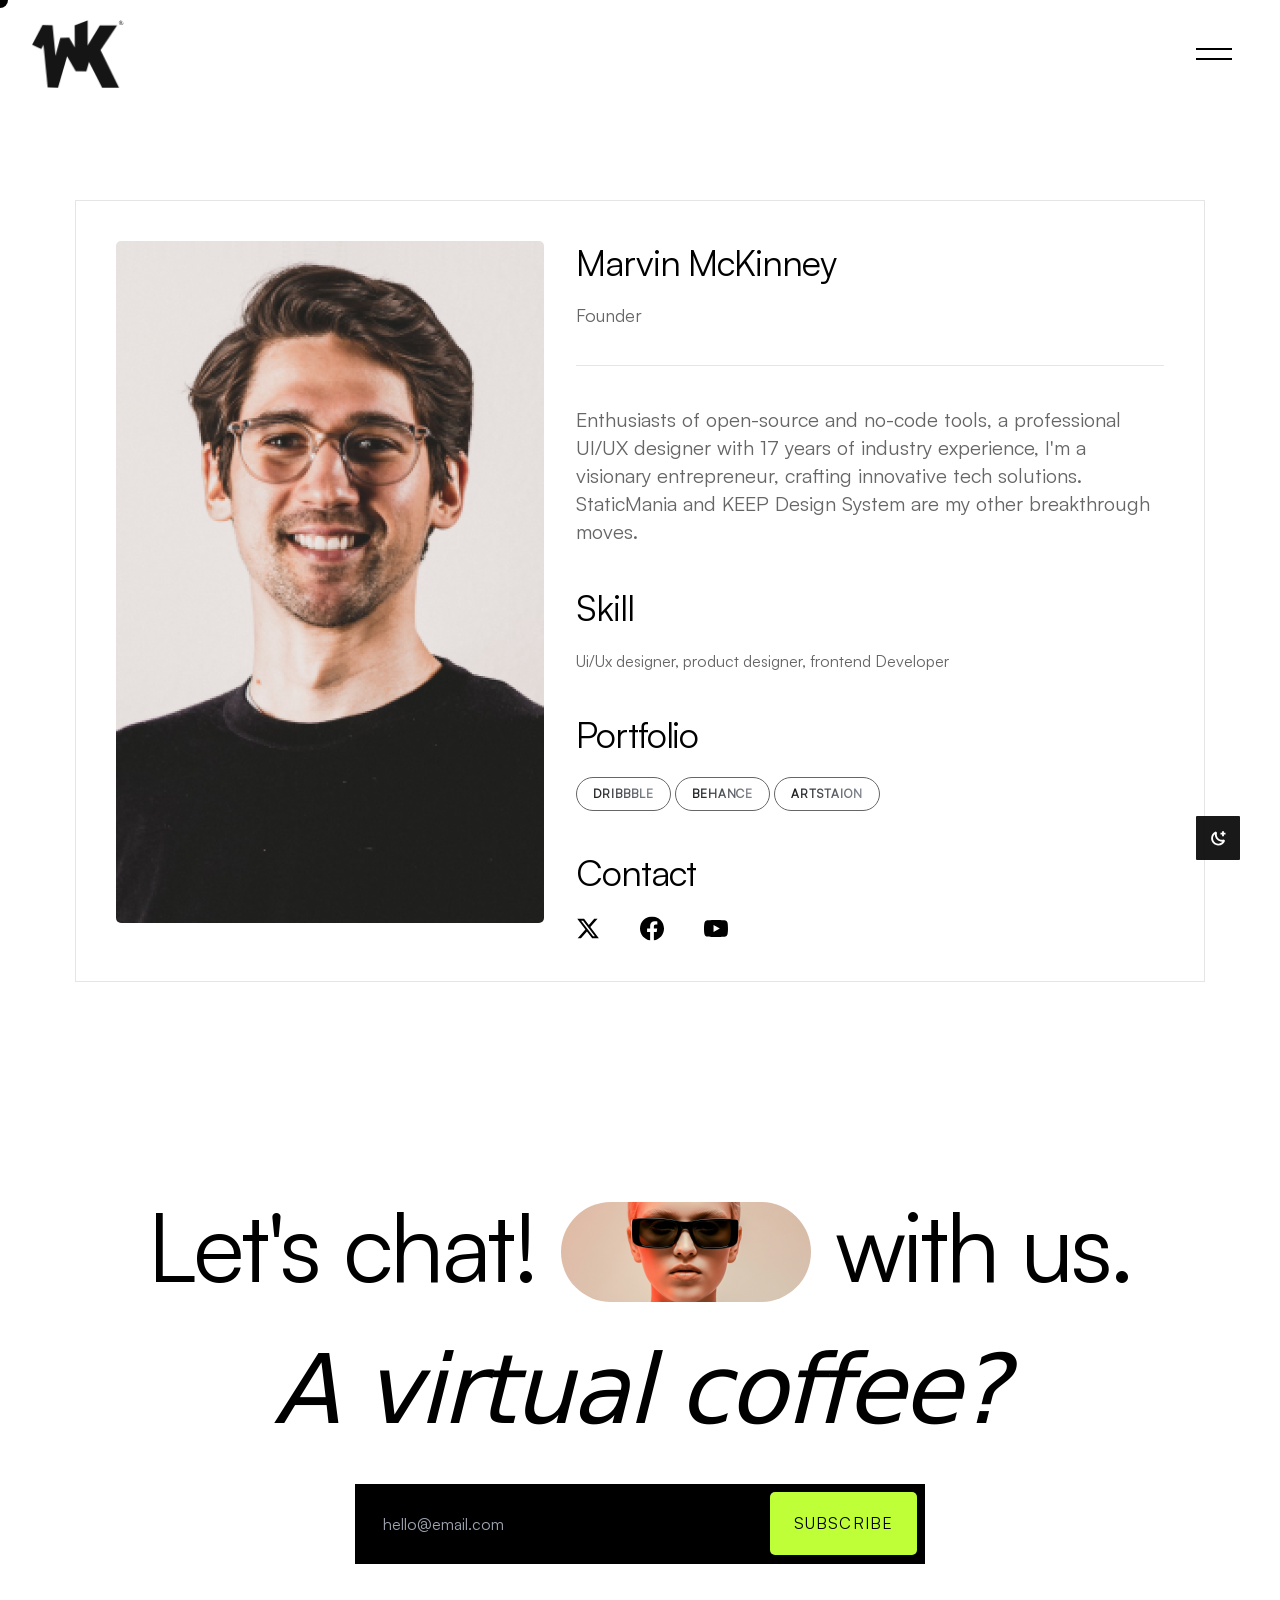
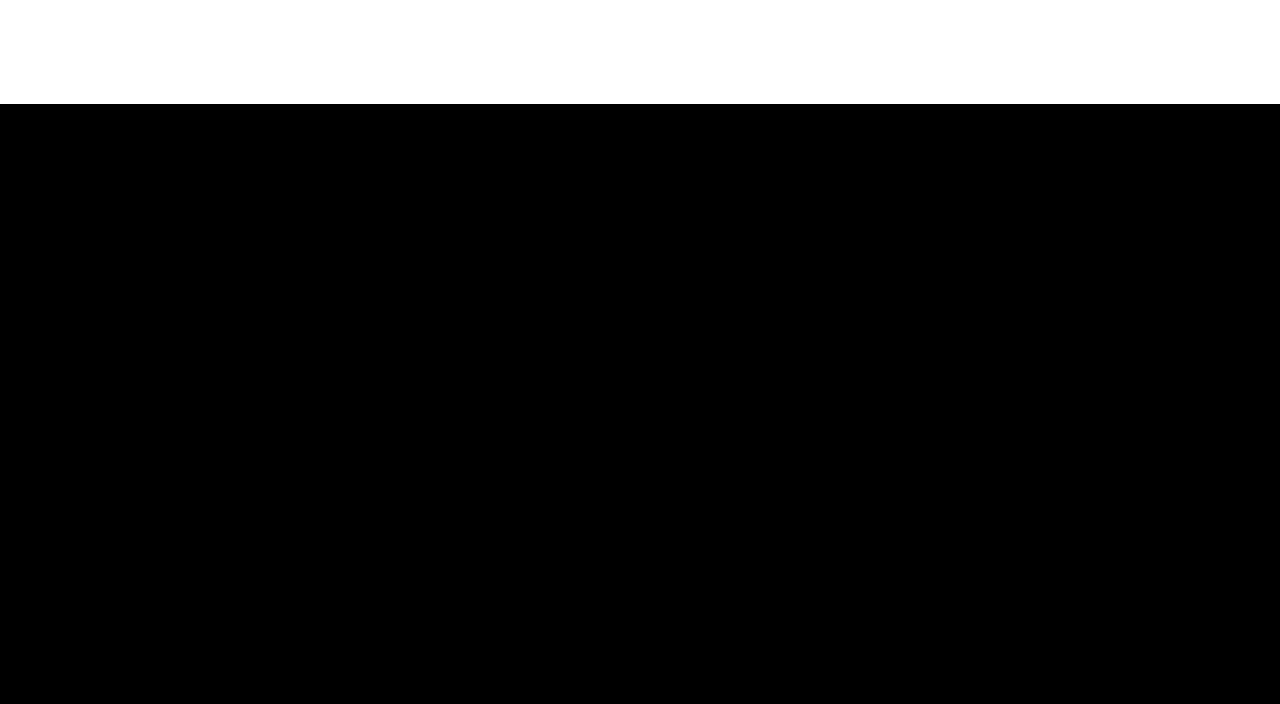
<file: team-details.html>
﻿<!DOCTYPE html>
<html lang="zxx">

<head>
  <meta charset="utf-8">
  <title>Rivor | Creative Agency Template</title>

  <!--Meta For No Index-->
  <meta name="robots" content="noindex, Nofollow, Noimageindex">
  
  <!-- mobile responsive meta -->
  <meta name="viewport" content="width=device-width, initial-scale=1">
  <meta name="viewport" content="width=device-width, initial-scale=1, maximum-scale=1">

  <!-- Stylesheets -->
  <link href="css/main.css" rel="stylesheet">
  
  <!--Favicon-->
  <link rel="icon" type="image/png" href="images/favicon-96x96.png" sizes="96x96">
  <link rel="icon" type="image/svg+xml" href="images/favicon.svg">
  <link rel="shortcut icon" href="images/favicon.ico">
  <link rel="apple-touch-icon" sizes="180x180" href="images/apple-touch-icon.png">
  <link rel="manifest" href="images/site.webmanifest">
</head>
<body>

<header id="header" class="w-full fixed z-[9999]">
  <div class="w-full fixed h-[155px] top-0 z-[21] pointer-events-none gradient-shadow">
    <div class="absolute inset-0 pointer-events-none" style="backdrop-filter: blur(0px); -webkit-backdrop-filter: blur(0px)"></div>
    <div class="absolute inset-0 pointer-events-none rounded-[inherit]" style="
        mask-image: linear-gradient(
          0deg,
          rgba(255, 255, 255, 0) 0%,
          rgba(255, 255, 255, 1) 16.666666666666664%,
          rgba(255, 255, 255, 1) 33.33333333333333%,
          rgba(255, 255, 255, 0) 50%
        );
        -webkit-mask-image: linear-gradient(
          0deg,
          rgba(255, 255, 255, 0) 0%,
          rgba(255, 255, 255, 1) 16.666666666666664%,
          rgba(255, 255, 255, 1) 33.33333333333333%,
          rgba(255, 255, 255, 0) 50%
        );
        backdrop-filter: blur(-7px);
        -webkit-backdrop-filter: blur(-7px);
      "></div>
    <div class="absolute inset-0 pointer-events-none rounded-[inherit]" style="
        mask-image: linear-gradient(
          0deg,
          rgba(255, 255, 255, 0) 16.666666666666664%,
          rgba(255, 255, 255, 1) 33.33333333333333%,
          rgba(255, 255, 255, 1) 50%,
          rgba(255, 255, 255, 0) 66.66666666666666%
        );
        -webkit-mask-image: linear-gradient(
          0deg,
          rgba(255, 255, 255, 0) 16.666666666666664%,
          rgba(255, 255, 255, 1) 33.33333333333333%,
          rgba(255, 255, 255, 1) 50%,
          rgba(255, 255, 255, 0) 66.66666666666666%
        );
        backdrop-filter: blur(2px);
        -webkit-backdrop-filter: blur(2px);
      "></div>
    <div class="absolute inset-0 pointer-events-none rounded-[inherit]" style="
        mask-image: linear-gradient(
          0deg,
          rgba(255, 255, 255, 0) 33.33333333333333%,
          rgba(255, 255, 255, 1) 50%,
          rgba(255, 255, 255, 1) 66.66666666666666%,
          rgba(255, 255, 255, 0) 83.33333333333333%
        );
        -webkit-mask-image: linear-gradient(
          0deg,
          rgba(255, 255, 255, 0) 33.33333333333333%,
          rgba(255, 255, 255, 1) 50%,
          rgba(255, 255, 255, 1) 66.66666666666666%,
          rgba(255, 255, 255, 0) 83.33333333333333%
        );
        backdrop-filter: blur(4px);
        -webkit-backdrop-filter: blur(4px);
      "></div>
    <div class="absolute inset-0 pointer-events-none rounded-[inherit]" style="
        mask-image: linear-gradient(
          0deg,
          rgba(255, 255, 255, 0) 50%,
          rgba(255, 255, 255, 1) 66.66666666666666%,
          rgba(255, 255, 255, 1) 83.33333333333333%,
          rgba(255, 255, 255, 0) 100%
        );
        -webkit-mask-image: linear-gradient(
          0deg,
          rgba(255, 255, 255, 0) 50%,
          rgba(255, 255, 255, 1) 66.66666666666666%,
          rgba(255, 255, 255, 1) 83.33333333333333%,
          rgba(255, 255, 255, 0) 100%
        );
        backdrop-filter: blur(8px);
        -webkit-backdrop-filter: blur(8px);
      "></div>
    <div class="absolute inset-0 pointer-events-none rounded-[inherit]" style="
        mask-image: linear-gradient(
          0deg,
          rgba(255, 255, 255, 0) 66.66666666666666%,
          rgba(255, 255, 255, 1) 83.33333333333333%,
          rgba(255, 255, 255, 1) 100%,
          rgba(255, 255, 255, 0) 116.66666666666666%
        );
        -webkit-mask-image: linear-gradient(
          0deg,
          rgba(255, 255, 255, 0) 66.66666666666666%,
          rgba(255, 255, 255, 1) 83.33333333333333%,
          rgba(255, 255, 255, 1) 100%,
          rgba(255, 255, 255, 0) 116.66666666666666%
        );
        backdrop-filter: blur(16px);
        -webkit-backdrop-filter: blur(16px);
      "></div>
  </div>
  <nav class="z-[1000] w-full fixed px-5 sm:px-8 pt-1 sm:pt-5 nav-top">
    <div class="flex justify-between">
      <a href="index.html">
        <img class="max-h-[68px] w-auto inline-block dark:hidden" src="images/logo.png" alt="logo">
        <img class="max-h-[68px] w-auto dark:inline-block hidden" src="images/logo-white.png" alt="logo">
      </a>
      <div class="flex items-center">
        <div class="menu-open cursor-pointer relative h-[68px] w-[68px] before:content-[''] before:absolute before:top-[28px] before:left-1/2 before:w-9 before:h-0.5 before:bg-black dark:before:bg-white before:-translate-x-1/2 before:transition-all before:duration-300 after:content-[''] after:absolute after:bottom-[28px] after:left-1/2 after:w-9 after:h-0.5 after:bg-black dark:after:bg-white after:-translate-x-1/2 after:transition-all after:duration-300 hover:before:top-[25px] hover:after:bottom-[25px]"></div>
      </div>
    </div>
  </nav>
</header>
<nav data-lenis-prevent="true" class="menu fixed right-6 top-0 w-full min-h-screen overflow-y-auto z-[99999] before:content-none md:before:content-[''] before:absolute before:w-[1px] before:h-[calc(100vh-94px)] before:left-[45%] before:top-0 before:bg-white before:bg-opacity-10 opacity-0">
  <div class="menu-close cursor-pointer sticky top-8 left-[89%] sm:left-[90%] md:left-[93%] lg:left-[94.7%] xl:left-[96.5%] 2xl:left-[96%] h-[40px] w-[40px] text-white">
    <svg xmlns="http://www.w3.org/2000/svg" x="0px" y="0px" width="30" height="30" viewbox="0 0 50 50">
      <path d="M 7.71875 6.28125 L 6.28125 7.71875 L 23.5625 25 L 6.28125 42.28125 L 7.71875 43.71875 L 25 26.4375 L 42.28125 43.71875 L 43.71875 42.28125 L 26.4375 25 L 43.71875 7.71875 L 42.28125 6.28125 L 25 23.5625 Z" fill="#fff"></path>
    </svg>
  </div>
  <div class="menu-wrapper relative max-w-[300px] sm:max-w-[400px] md:max-w-[600px] lg:max-w-[900px] xl:max-w-[1130px] mx-auto pb-4 flex flex-col gap-8 md:gap-16 md:top-20 z-[99999]">
    <ul class="menu-list">
      <li class="menu-list-item menu-list-item-anchor ">
        <a href="#" class="text-white text-[28px] md:text-[42px] xl:text-[56px] leading-[70px] xl:leading-[90px] menu-list-item-text">Home</a>
        <ul class="menu-list-item-dropdown relative md:absolute top-0 w-full md:w-auto h-fit left-0 md:left-[48%]">
          <li>
            <a href="index.html" class="text-white inline-block pb-1 pl-3 menu-list-item-dropdown-list text-base md:text-lg leading-8 md:leading-[50px] ">Homepage 01 -
              <span class="font-instrument italic text-white">Design Agency</span></a>
          </li>
          <li>
            <a href="homepage-02.html" class="text-white inline-block pb-1 pl-3 menu-list-item-dropdown-list text-base md:text-lg leading-8 md:leading-[50px] ">Homepage 02 -
              <span class="font-instrument italic text-white">Digital Solutions Agency</span></a>
          </li>
          <li>
            <a href="homepage-03.html" class="text-white inline-block pb-1 pl-3 menu-list-item-dropdown-list text-base md:text-lg leading-8 md:leading-[50px] ">Homepage 03 -
              <span class="font-instrument italic text-white">Portfolio</span></a>
          </li>
          <li>
            <a href="homepage-04.html" class="text-white inline-block pb-1 pl-3 menu-list-item-dropdown-list text-base md:text-lg leading-8 md:leading-[50px] ">Homepage 04 -
              <span class="font-instrument italic text-white">Photography Studio</span></a>
          </li>

          <li>
            <a href="homepage-05.html" class="text-white inline-block pb-1 pl-3 menu-list-item-dropdown-list text-base md:text-lg leading-8 md:leading-[50px] ">Homepage 05 -
              <span class="font-instrument italic text-white">SEO Agency</span></a>
          </li>
          <li>
            <a href="homepage-06.html" class="text-white inline-block pb-1 pl-3 menu-list-item-dropdown-list text-base md:text-lg leading-8 md:leading-[50px] ">Homepage 06 -
              <span class="font-instrument italic text-white">
                Creative Agency</span></a>
          </li>
          <li>
            <a href="homepage-07.html" class="text-white inline-block pb-1 pl-3 menu-list-item-dropdown-list text-base md:text-lg leading-8 md:leading-[50px] ">Homepage 07 -
              <span class="font-instrument italic text-white">Design Studio</span></a>
          </li>
          <li>
            <a href="homepage-08.html" class="text-white inline-block pb-1 pl-3 menu-list-item-dropdown-list text-base md:text-lg leading-8 md:leading-[50px] ">Homepage 08 -
              <span class="font-instrument italic text-white">Business Solutions</span></a>
          </li>
          <li>
            <a href="homepage-09.html" class="text-white inline-block pb-1 pl-3 menu-list-item-dropdown-list text-base md:text-lg leading-8 md:leading-[50px] ">Homepage 09 -
              <span class="font-instrument italic text-white">Personal Branding
              </span></a>
          </li>
          <li>
            <a href="homepage-10.html" class="text-white inline-block pb-1 pl-3 menu-list-item-dropdown-list text-base md:text-lg leading-8 md:leading-[50px] ">Homepage 10 -
              <span class="font-instrument italic text-white">Full-Service Agency</span></a>
          </li>
        </ul>
      </li>
      <li class="menu-list-item menu-list-item-anchor ">
        <a href="#" class="text-white text-[28px] md:text-[42px] xl:text-[56px] leading-[70px] xl:leading-[90px] menu-list-item-text">About</a>
        <ul class="menu-list-item-dropdown relative md:absolute top-0 w-full md:w-auto h-fit left-0 md:left-[48%]">
          <li>
            <a href="about.html" class="text-white inline-block pb-1 pl-3 menu-list-item-dropdown-list text-base md:text-lg leading-8 md:leading-[50px] ">About
            </a>
          </li>
          <li>
            <a href="about-02.html" class="text-white inline-block pb-1 pl-3 menu-list-item-dropdown-list text-base md:text-lg leading-8 md:leading-[50px] ">About 02</a>
          </li>
        </ul>
      </li>
      <li class="menu-list-item menu-list-item-anchor w-full ">
        <a href="#" class="text-white text-[28px] md:text-[42px] xl:text-[56px] leading-[70px] xl:leading-[90px] menu-list-item-text">Services</a>
        <ul class="menu-list-item-dropdown relative md:absolute top-0 w-full md:w-auto h-fit left-0 md:left-[48%]">
          <li>
            <a href="services.html" class="text-white inline-block pb-1 pl-3 menu-list-item-dropdown-list text-base md:text-lg leading-8 md:leading-[50px] ">Services
            </a>
          </li>
          <li>
            <a href="services-details.html" class="text-white inline-block pb-1 pl-3 menu-list-item-dropdown-list text-base md:text-lg leading-8 md:leading-[50px] ">Services Details
            </a>
          </li>
        </ul>
      </li>
      <li class="menu-list-item menu-list-item-anchor w-full ">
        <a href="#" class="text-white text-[28px] md:text-[42px] xl:text-[56px] leading-[70px] xl:leading-[90px] menu-list-item-text">Blog</a>
        <ul class="menu-list-item-dropdown relative md:absolute top-0 w-full md:w-auto h-fit left-0 md:left-[48%]">
          <li>
            <a href="blog.html" class="text-white inline-block pb-1 pl-3 menu-list-item-dropdown-list text-base md:text-lg leading-8 md:leading-[50px] ">Blog
            </a>
          </li>
          <li>
            <a href="blog-02.html" class="text-white inline-block pb-1 pl-3 menu-list-item-dropdown-list text-base md:text-lg leading-8 md:leading-[50px] ">Blog 02
            </a>
          </li>
          <li>
            <a href="blog-details.html" class="text-white inline-block pb-1 pl-3 menu-list-item-dropdown-list text-base md:text-lg leading-8 md:leading-[50px] ">Blog Details
            </a>
          </li>
        </ul>
      </li>
      <li class="menu-list-item menu-list-item-anchor w-full ">
        <a href="#" class="text-white text-[28px] md:text-[42px] xl:text-[56px] leading-[70px] xl:leading-[90px] menu-list-item-text">Projects</a>
        <ul class="menu-list-item-dropdown relative md:absolute top-0 w-full md:w-auto h-fit left-0 md:left-[48%]">
          <li>
            <a href="project.html" class="text-white inline-block pb-1 pl-3 menu-list-item-dropdown-list text-base md:text-lg leading-8 md:leading-[50px] ">Project
            </a>
          </li>
          <li>
            <a href="project-02.html" class="text-white inline-block pb-1 pl-3 menu-list-item-dropdown-list text-base md:text-lg leading-8 md:leading-[50px] ">Project 02
            </a>
          </li>
          <li>
            <a href="project-03.html" class="text-white inline-block pb-1 pl-3 menu-list-item-dropdown-list text-base md:text-lg leading-8 md:leading-[50px] ">Project 03
            </a>
          </li>
          <li>
            <a href="project-details.html" class="text-white inline-block pb-1 pl-3 menu-list-item-dropdown-list text-base md:text-lg leading-8 md:leading-[50px] ">Project Details
            </a>
          </li>
          <li>
            <a href="project-details-02.html" class="text-white inline-block pb-1 pl-3 menu-list-item-dropdown-list text-base md:text-lg leading-8 md:leading-[50px] ">Project Details 02
            </a>
          </li>
        </ul>
      </li>
    </ul>
  </div>
  <div class="menu-footer max-lg:hidden lg:block fixed bottom-0 w-full border-t border-white border-opacity-10">
    <div class="menu-footer-content max-w-[300px] sm:max-w-[400px] md:max-w-[600px] lg:max-w-[900px] xl:max-w-[1130px] flex justify-between mx-auto py-8 flex-col md:flex-row">
      <p class="text-sm w-full md:w-auto mb-4 md:mb-0">
        2261 Market Street #5039 San Francisco, CA 94114
      </p>
      <div class="flex gap-6">
        <span>
          <a href="https://www.facebook.com/staticmania">
            <svg xmlns="http://www.w3.org/2000/svg" width="23" height="23" viewbox="0 0 20 20" fill="none" class="stroke-[#565656] hover:stroke-white duration-200">
              <path d="M10 17.5C14.1421 17.5 17.5 14.1421 17.5 10C17.5 5.85786 14.1421 2.5 10 2.5C5.85786 2.5 2.5 5.85786 2.5 10C2.5 14.1421 5.85786 17.5 10 17.5Z" stroke-linecap="round" stroke-linejoin="round"></path>
              <path d="M13.125 6.875H11.875C11.3777 6.875 10.9008 7.07254 10.5492 7.42418C10.1975 7.77581 10 8.25272 10 8.75V17.5" stroke-linecap="round" stroke-linejoin="round"></path>
              <path d="M7.5 11.25H12.5" stroke-linecap="round" stroke-linejoin="round"></path>
            </svg>
          </a>
        </span>
        <span>
          <a href="https://www.youtube.com/channel/UCAaNCn1kzI1fXD4-fPD157Q">
            <svg xmlns="http://www.w3.org/2000/svg" class="stroke-[#565656] hover:stroke-white duration-200" width="23" height="23" viewbox="0 0 20 20" fill="none">
              <path d="M12.5 10L8.75 7.5V12.5L12.5 10Z" stroke-linecap="round" stroke-linejoin="round"></path>
              <path d="M1.875 9.99998C1.875 12.3246 2.11517 13.6886 2.29774 14.3896C2.34654 14.581 2.44026 14.7581 2.57114 14.9061C2.70201 15.0541 2.86627 15.1688 3.0503 15.2407C5.66569 16.2457 10 16.2181 10 16.2181C10 16.2181 14.3343 16.2457 16.9497 15.2407C17.1337 15.1688 17.298 15.0541 17.4288 14.9061C17.5597 14.7581 17.6534 14.581 17.7022 14.3896C17.8848 13.6886 18.125 12.3246 18.125 9.99998C18.125 7.67533 17.8848 6.3114 17.7023 5.6104C17.6535 5.41894 17.5597 5.24188 17.4289 5.09386C17.298 4.94585 17.1337 4.83115 16.9497 4.75927C14.3343 3.75422 10 3.78181 10 3.78181C10 3.78181 5.66574 3.75422 3.05033 4.75926C2.86629 4.83114 2.70203 4.94584 2.57116 5.09385C2.44029 5.24186 2.34656 5.41893 2.29776 5.61038C2.11518 6.31138 1.875 7.67533 1.875 9.99998Z" stroke-linecap="round" stroke-linejoin="round"></path>
            </svg>
          </a>
        </span>
        <span>
          <a href="https://www.instagram.com/staticmania">
            <svg xmlns="http://www.w3.org/2000/svg" class="stroke-[#565656] hover:stroke-white duration-200" width="23" height="23" viewbox="0 0 20 20" fill="none">
              <path d="M10 13.125C11.7259 13.125 13.125 11.7259 13.125 10C13.125 8.27411 11.7259 6.875 10 6.875C8.27411 6.875 6.875 8.27411 6.875 10C6.875 11.7259 8.27411 13.125 10 13.125Z" stroke-miterlimit="10"></path>
              <path d="M13.4375 2.8125H6.5625C4.49143 2.8125 2.8125 4.49143 2.8125 6.5625V13.4375C2.8125 15.5086 4.49143 17.1875 6.5625 17.1875H13.4375C15.5086 17.1875 17.1875 15.5086 17.1875 13.4375V6.5625C17.1875 4.49143 15.5086 2.8125 13.4375 2.8125Z" stroke-linecap="round" stroke-linejoin="round"></path>
              <path d="M14.0625 6.875C14.5803 6.875 15 6.45527 15 5.9375C15 5.41973 14.5803 5 14.0625 5C13.5447 5 13.125 5.41973 13.125 5.9375C13.125 6.45527 13.5447 6.875 14.0625 6.875Z" fill="#565656"></path>
            </svg>
          </a>
        </span>
        <span>
          <a href="https://dribbble.com/staticmania/">
            <svg xmlns="http://www.w3.org/2000/svg" class="stroke-[#565656] hover:stroke-white duration-200" width="23" height="23" viewbox="0 0 20 20" fill="none">
              <path d="M10 17.5C14.1421 17.5 17.5 14.1421 17.5 10C17.5 5.85786 14.1421 2.5 10 2.5C5.85786 2.5 2.5 5.85786 2.5 10C2.5 14.1421 5.85786 17.5 10 17.5Z" stroke-linecap="round" stroke-linejoin="round"></path>
              <path d="M5.55078 16.037C6.66328 14.1939 8.23315 12.6697 10.1082 11.6119C11.9832 10.5542 14.0997 9.99896 16.2524 10C16.6741 10 17.0905 10.0206 17.5017 10.0616" stroke-linecap="round" stroke-linejoin="round"></path>
              <path d="M14.6894 4.14795C13.5183 5.58738 12.0409 6.74742 10.3647 7.54356C8.68846 8.3397 6.85577 8.75188 5.00011 8.75007C4.20969 8.75045 3.42101 8.67625 2.64453 8.52846" stroke-linecap="round" stroke-linejoin="round"></path>
              <path d="M6.71484 3.25684C8.59445 4.35971 10.1529 5.93502 11.2355 7.82638C12.3181 9.71775 12.8871 11.8594 12.8861 14.0387C12.8869 15.0598 12.7627 16.0771 12.5165 17.0681" stroke-linecap="round" stroke-linejoin="round"></path>
            </svg>
          </a>
        </span>
        <span>
          <a href="https://www.figma.com/@staticmania">
            <svg xmlns="http://www.w3.org/2000/svg" class="stroke-[#565656] hover:stroke-white duration-200" width="23" height="23" viewbox="0 0 20 20" fill="none">
              <path d="M12.6562 12.6562C14.1233 12.6562 15.3125 11.467 15.3125 10C15.3125 8.53299 14.1233 7.34375 12.6562 7.34375C11.1892 7.34375 10 8.53299 10 10C10 11.467 11.1892 12.6562 12.6562 12.6562Z" stroke-linecap="round" stroke-linejoin="round"></path>
              <path d="M10 7.34368V2.03125H7.34375C6.63927 2.03125 5.96364 2.3111 5.4655 2.80925C4.96735 3.30739 4.6875 3.98302 4.6875 4.6875C4.6875 5.39198 4.96735 6.06761 5.4655 6.56575C5.96364 7.0639 6.63927 7.34375 7.34375 7.34375L10 7.34368Z" stroke-linecap="round" stroke-linejoin="round"></path>
              <path d="M10 12.6562V7.34375H7.34375C6.63927 7.34375 5.96364 7.6236 5.4655 8.12175C4.96735 8.61989 4.6875 9.29552 4.6875 10C4.6875 10.7045 4.96735 11.3801 5.4655 11.8783C5.96364 12.3764 6.63927 12.6562 7.34375 12.6562L10 12.6562Z" stroke-linecap="round" stroke-linejoin="round"></path>
              <path d="M10 7.34368V2.03125H12.6562C13.3607 2.03125 14.0364 2.3111 14.5345 2.80925C15.0326 3.30739 15.3125 3.98302 15.3125 4.6875C15.3125 5.39198 15.0326 6.06761 14.5345 6.56575C14.0364 7.0639 13.3607 7.34375 12.6562 7.34375L10 7.34368Z" stroke-linecap="round" stroke-linejoin="round"></path>
              <path d="M10 12.6562V15.3125C10 15.8379 9.84423 16.3515 9.55236 16.7883C9.26049 17.2251 8.84564 17.5656 8.36028 17.7666C7.87491 17.9677 7.34083 18.0203 6.82556 17.9178C6.3103 17.8153 5.837 17.5623 5.46551 17.1908C5.09402 16.8194 4.84104 16.3461 4.73854 15.8308C4.63605 15.3155 4.68865 14.7814 4.88969 14.2961C5.09074 13.8107 5.4312 13.3959 5.86801 13.104C6.30483 12.8121 6.81839 12.6563 7.34375 12.6563L10 12.6562Z" stroke-linecap="round" stroke-linejoin="round"></path>
            </svg>
          </a>
        </span>
        <span>
          <a href="https://discord.gg/fSxDJyvJmr">
            <svg xmlns="http://www.w3.org/2000/svg" class="stroke-[#565656] hover:stroke-white duration-200" width="23" height="23" viewbox="0 0 20 20" fill="none">
              <path d="M7.5 12.1875C8.01777 12.1875 8.4375 11.7678 8.4375 11.25C8.4375 10.7322 8.01777 10.3125 7.5 10.3125C6.98223 10.3125 6.5625 10.7322 6.5625 11.25C6.5625 11.7678 6.98223 12.1875 7.5 12.1875Z" fill="#565656"></path>
              <path d="M12.5 12.1875C13.0178 12.1875 13.4375 11.7678 13.4375 11.25C13.4375 10.7322 13.0178 10.3125 12.5 10.3125C11.9822 10.3125 11.5625 10.7322 11.5625 11.25C11.5625 11.7678 11.9822 12.1875 12.5 12.1875Z" fill="#565656"></path>
              <path d="M5.8125 6.24985C7.16746 5.82575 8.58012 5.6149 9.99987 5.62485C11.4196 5.6149 12.8322 5.82575 14.1872 6.24983" stroke-linecap="round" stroke-linejoin="round"></path>
              <path d="M14.1871 13.75C12.8322 14.1741 11.4195 14.3849 9.99981 14.375C8.58008 14.3849 7.16744 14.1741 5.8125 13.75" stroke-linecap="round" stroke-linejoin="round"></path>
              <path d="M12.1148 14.2255L13.0542 16.1044C13.1168 16.2306 13.2204 16.3319 13.348 16.3916C13.4756 16.4513 13.6196 16.466 13.7567 16.4333C15.6737 15.9646 17.3264 15.1474 18.5301 14.1012C18.622 14.0221 18.6892 13.9182 18.7234 13.802C18.7577 13.6857 18.7576 13.562 18.7232 13.4457L16.069 4.59837C16.0422 4.50915 15.9959 4.42704 15.9334 4.35799C15.8708 4.28894 15.7937 4.2347 15.7076 4.19922C14.9577 3.89221 14.1822 3.65213 13.39 3.48181C13.2391 3.44873 13.0813 3.47261 12.9469 3.54884C12.8125 3.62508 12.711 3.74829 12.662 3.89481L12.0391 5.76353" stroke-linecap="round" stroke-linejoin="round"></path>
              <path d="M7.88822 14.2255L6.94874 16.1044C6.88614 16.2306 6.78258 16.3319 6.65499 16.3916C6.5274 16.4513 6.38332 16.466 6.2463 16.4333C4.32922 15.9646 2.67656 15.1474 1.47286 14.1012C1.38094 14.0222 1.31381 13.9182 1.27955 13.802C1.24529 13.6857 1.24536 13.562 1.27974 13.4457L3.93395 4.59836C3.96074 4.50915 4.00709 4.42703 4.06961 4.35798C4.13214 4.28894 4.20927 4.2347 4.29539 4.19921C5.04524 3.8922 5.82077 3.65213 6.61293 3.48181C6.76385 3.44873 6.92168 3.47261 7.05607 3.54884C7.19046 3.62508 7.29194 3.74829 7.34099 3.89481L7.9639 5.76353" stroke-linecap="round" stroke-linejoin="round"></path>
              <path d="M7.5 12.1875C8.01777 12.1875 8.4375 11.7678 8.4375 11.25C8.4375 10.7322 8.01777 10.3125 7.5 10.3125C6.98223 10.3125 6.5625 10.7322 6.5625 11.25C6.5625 11.7678 6.98223 12.1875 7.5 12.1875Z" fill="#565656"></path>
              <path d="M12.5 12.1875C13.0178 12.1875 13.4375 11.7678 13.4375 11.25C13.4375 10.7322 13.0178 10.3125 12.5 10.3125C11.9822 10.3125 11.5625 10.7322 11.5625 11.25C11.5625 11.7678 11.9822 12.1875 12.5 12.1875Z" fill="#565656"></path>
              <path d="M5.8125 6.24985C7.16746 5.82575 8.58012 5.6149 9.99987 5.62485C11.4196 5.6149 12.8322 5.82575 14.1872 6.24983" stroke-linecap="round" stroke-linejoin="round"></path>
              <path d="M14.1871 13.75C12.8322 14.1741 11.4195 14.3849 9.99981 14.375C8.58008 14.3849 7.16744 14.1741 5.8125 13.75" stroke-linecap="round" stroke-linejoin="round"></path>
              <path d="M12.1148 14.2255L13.0542 16.1044C13.1168 16.2306 13.2204 16.3319 13.348 16.3916C13.4756 16.4513 13.6196 16.466 13.7567 16.4333C15.6737 15.9646 17.3264 15.1474 18.5301 14.1012C18.622 14.0221 18.6892 13.9182 18.7234 13.802C18.7577 13.6857 18.7576 13.562 18.7232 13.4457L16.069 4.59837C16.0422 4.50915 15.9959 4.42704 15.9334 4.35799C15.8708 4.28894 15.7937 4.2347 15.7076 4.19922C14.9577 3.89221 14.1822 3.65213 13.39 3.48181C13.2391 3.44873 13.0813 3.47261 12.9469 3.54884C12.8125 3.62508 12.711 3.74829 12.662 3.89481L12.0391 5.76353" stroke-linecap="round" stroke-linejoin="round"></path>
              <path d="M7.88822 14.2255L6.94874 16.1044C6.88614 16.2306 6.78258 16.3319 6.65499 16.3916C6.5274 16.4513 6.38332 16.466 6.2463 16.4333C4.32922 15.9646 2.67656 15.1474 1.47286 14.1012C1.38094 14.0222 1.31381 13.9182 1.27955 13.802C1.24529 13.6857 1.24536 13.562 1.27974 13.4457L3.93395 4.59836C3.96074 4.50915 4.00709 4.42703 4.06961 4.35798C4.13214 4.28894 4.20927 4.2347 4.29539 4.19921C5.04524 3.8922 5.82077 3.65213 6.61293 3.48181C6.76385 3.44873 6.92168 3.47261 7.05607 3.54884C7.19046 3.62508 7.29194 3.74829 7.34099 3.89481L7.9639 5.76353" stroke-linecap="round" stroke-linejoin="round"></path>
            </svg>
          </a>
        </span>
        <span>
          <a href="https://www.linkedin.com/company/staticmania/">
            <svg xmlns="http://www.w3.org/2000/svg" class="stroke-[#565656] hover:stroke-white duration-200" width="23" height="23" viewbox="0 0 20 20" fill="none">
              <path d="M16.25 3.125H3.75C3.40482 3.125 3.125 3.40482 3.125 3.75V16.25C3.125 16.5952 3.40482 16.875 3.75 16.875H16.25C16.5952 16.875 16.875 16.5952 16.875 16.25V3.75C16.875 3.40482 16.5952 3.125 16.25 3.125Z" stroke-linecap="round" stroke-linejoin="round"></path>
              <path d="M9.375 8.75V13.75" stroke-linecap="round" stroke-linejoin="round"></path>
              <path d="M6.875 8.75V13.75" stroke-linecap="round" stroke-linejoin="round"></path>
              <path d="M9.375 10.9375C9.375 10.3573 9.60547 9.80094 10.0157 9.3907C10.4259 8.98047 10.9823 8.75 11.5625 8.75C12.1427 8.75 12.6991 8.98047 13.1093 9.3907C13.5195 9.80094 13.75 10.3573 13.75 10.9375V13.75" stroke-linecap="round" stroke-linejoin="round"></path>
              <path d="M6.875 7.1875C7.39277 7.1875 7.8125 6.76777 7.8125 6.25C7.8125 5.73223 7.39277 5.3125 6.875 5.3125C6.35723 5.3125 5.9375 5.73223 5.9375 6.25C5.9375 6.76777 6.35723 7.1875 6.875 7.1875Z" fill="#565656"></path>
            </svg>
          </a>
        </span>
      </div>
    </div>
  </div>
</nav>
<div class="menu-overflow fixed z-[9999] bg-[rgba(10,10,10,0.95)] bg-opacity-60 backdrop-blur-[25px] w-full h-full pointer-events-none"></div>

<!-- Cursor Pointer -->
<div class="pointer"></div>

<!-- Dark Mode toggle -->
<div class="toggle-button fixed right-10 bottom-10 z-[1000]">
  <button id="theme-toggle" type="button" class="text-secondary bg-black/90 dark:bg-white/90 rounded-[1px] backdrop-blur-xl dark:text-white focus:outline-none focus:ring-0 focus:ring-gray-200 w-[44px] h-[44px] flex justify-center items-center">
    <svg data-testid="geist-icon" id="theme-toggle-dark-icon" class="hidden w-5 h-5" fill="#fff" stroke-linejoin="round" viewbox="0 0 16 16">
      <path fill-rule="evenodd" clip-rule="evenodd" d="M10.5 0.25V1V1.5H11L11.75 1.5V3H11H10.5V3.5V4.25H9V3.5V3H8.5H7.75V1.5H8.5H9V1V0.25H10.5ZM3.25514 2.75496C2.33413 3.53491 1.75 4.69972 1.75 6C1.75 8.34721 3.65279 10.25 6 10.25C7.30029 10.25 8.4651 9.66587 9.24505 8.74485C9.16377 8.74827 9.08207 8.74999 9 8.74999C5.82436 8.74999 3.25 6.17563 3.25 2.99999C3.25 2.91792 3.25172 2.83623 3.25514 2.75496ZM0.25 6C0.25 3.51072 1.83142 1.39271 4.042 0.592193L5.00256 1.55275C4.83933 2.00347 4.75 2.49047 4.75 2.99999C4.75 5.3472 6.65279 7.24999 9 7.24999C9.50953 7.24999 9.99653 7.16065 10.4473 6.99743L11.4078 7.95798C10.6073 10.1686 8.48929 11.75 6 11.75C2.82436 11.75 0.25 9.17564 0.25 6Z" fill="#fff" transform="translate(2.25, 2.25)"></path>
    </svg>
    <svg id="theme-toggle-light-icon" class="hidden w-5 h-5" fill="#000" viewbox="0 0 16 16" data-testid="geist-icon" stroke-linejoin="round">
      <path fill-rule="evenodd" clip-rule="evenodd" d="M7.75 1V0.25H6.25V1V1.25V2H7.75V1.25V1ZM7 9C8.10457 9 9 8.10457 9 7C9 5.89543 8.10457 5 7 5C5.89543 5 5 5.89543 5 7C5 8.10457 5.89543 9 7 9ZM7 10.5C8.933 10.5 10.5 8.933 10.5 7C10.5 5.067 8.933 3.5 7 3.5C5.067 3.5 3.5 5.067 3.5 7C3.5 8.933 5.067 10.5 7 10.5ZM7.75 12V12.75V13V13.75H6.25V13V12.75V12H7.75ZM12 6.25H12.75H13H13.75V7.75H13H12.75H12V6.25ZM1 6.25H0.25V7.75H1H1.25H2V6.25H1.25H1ZM10.0052 2.93414L10.5355 2.40381L10.7123 2.22703L11.2426 1.6967L12.3033 2.75736L11.773 3.28769L11.5962 3.46447L11.0659 3.9948L10.0052 2.93414ZM2.22703 10.7123L1.6967 11.2426L2.75736 12.3033L3.28769 11.773L3.46447 11.5962L3.9948 11.0659L2.93414 10.0052L2.40381 10.5355L2.22703 10.7123ZM2.93414 3.9948L2.40381 3.46447L2.22703 3.28769L1.6967 2.75736L2.75736 1.6967L3.28769 2.22703L3.46447 2.40381L3.9948 2.93414L2.93414 3.9948ZM10.7123 11.773L11.2426 12.3033L12.3033 11.2426L11.773 10.7123L11.5962 10.5355L11.0659 10.0052L10.0052 11.0659L10.5355 11.5962L10.7123 11.773Z" fill="#000" transform="translate(1.25, 1.25)"></path>
    </svg>
  </button>
</div>


<main class="lg:mb-[600px] relative z-10 bg-backgroundBody dark:bg-dark">
<!--=====================================
   Team Member Profile Section
======================================-->
<section class="pt-32 md:pt-36 lg:pt-[200px] pb-14 md:pb-16 lg:pb-[88px] xl:pb-[100px]">
  <div class="container">
    <!-- Profile Card Container -->
    <div class="p-6 md:p-7 lg:p-10 border dark:border-dark flex flex-col lg:flex-row justify-center lg:justify-normal max-lg:items-center gap-x-8 gap-y-6 reveal-me">
      <!-- Profile Image -->
      <figure class="w-full lg:w-[428px] md:h-[682px]">
        <img src="images/team/single-team.png" alt="Single Team Member" class="w-full h-full object-cover">
      </figure>

      <!-- Profile Information -->
      <div class="flex-1">
        <!-- Name and Role -->
        <h2 class="text-3xl md:text-4xl md:leading-[1.2] md:tracking-[-1.08px] mb-3 md:mb-5">
          Marvin McKinney
        </h2>
        <span class="text-lg font-light leading-[20px] text-colorText inline-block mb-4 md:mb-10">Founder</span>

        <!-- Biography -->
        <p class="py-4 md:py-10 border-t dark:border-dark">
          Enthusiasts of open-source and no-code tools, a professional UI/UX
          designer with 17 years of industry experience, I'm a visionary
          entrepreneur, crafting innovative tech solutions. StaticMania and KEEP
          Design System are my other breakthrough moves.
        </p>

        <!-- Skills Section -->
        <h3 class="text-2xl md:text-4xl md:leading-[1.2] md:tracking-[-1.08px] mb-3.5 md:mb-5">
          Skill
        </h3>
        <ul class="mb-5 md:mb-10">
          <li class="inline text-colorText">Ui/Ux designer,</li>
          <li class="inline text-colorText">product designer,</li>
          <li class="inline text-colorText">frontend Developer</li>
        </ul>

        <!-- Portfolio Links -->
        <h3 class="text-2xl md:text-4xl md:leading-[1.2] md:tracking-[-1.08px] mb-3.5 md:mb-5">
          Portfolio
        </h3>
        <ul>
          <li class="rv-badge mb-10">
            <span class="rv-badge-text">Dribbble</span>
          </li>
          <li class="rv-badge mb-10">
            <span class="rv-badge-text">Behance</span>
          </li>
          <li class="rv-badge mb-10">
            <span class="rv-badge-text">Artstaion</span>
          </li>
        </ul>

        <!-- Social Media Links -->
        <h3 class="text-2xl md:text-4xl md:leading-[1.2] md:tracking-[-1.08px] mb-3.5 md:mb-5">
          Contact
        </h3>
        <ul class="flex gap-x-10 gap-y-5 md:self-end">
          <!-- Twitter -->
          <li>
            <a target="_blank" href="https://x.com/home">
              <img src="images/icons/x-twitter.svg" alt="Twitter" class="inline dark:hidden">
              <img src="images/icons/x-twitter-dark.svg" alt="Twitter" class="hidden dark:inline">
            </a>
          </li>
          <!-- Facebook -->
          <li>
            <a target="_blank" href="https://www.facebook.com/staticmania">
              <img src="images/icons/facebook.svg" alt="Facebook" class="inline dark:hidden">
              <img src="images/icons/facebook-dark.svg" alt="Facebook" class="hidden dark:inline">
            </a>
          </li>
          <!-- YouTube -->
          <li>
            <a target="_blank" href="https://youtu.be/ceJ82RaW9mM?si=t9f7MrHVZSmeR8Gl">
              <img src="images/icons/youtube.svg" alt="YouTube" class="inline dark:hidden">
              <img src="images/icons/youtube-dark.svg" alt="YouTube" class="hidden dark:inline">
            </a>
          </li>
        </ul>
      </div>
    </div>
  </div>
</section>


<!--=====================================
   CTA Section
======================================-->
<section class="pt-14 md:pt-16 lg:pt-[88px] xl:pt-[100px] pb-[70px] lg:pb-[140px] relative">
  <div class="container">
    <!-- CTA Heading -->
    <h2 class="text-center xl:text-[96px] font-normal xl:leading-[1.1] xl:tracking-[-2.88px]">
      Let's chat!
      <div class="cta-slider-container max-sm:block sm:inline-block max-sm:mb-5 translate-y-2 sm:translate-y-[20px] max-sm:mt-2.5">
        <div class="cta-inline-slider">
          <div class="slide">
            <img src="images/agent/01.jpg" alt="Slide 1">
          </div>
          <div class="slide">
            <img src="images/agent/02.jpg" alt="Slide 2">
          </div>
          <div class="slide">
            <img src="images/agent/03.jpg" alt="Slide 3">
          </div>
        </div>
      </div>
      with us.

      <span class="font-instrument sm:mt-10 italic block max-md:inline-block">A virtual coffee?</span>
    </h2>

    <!-- Email Subscription Form -->
    <form class="max-md:max-w-sm max-w-[570px] mt-8 md:mt-10 flex bg-secondary text-white mx-auto w-full relative">
      <input type="email" placeholder="hello@email.com" class="border-none focus:outline-none bg-transparent text-base block w-full p-5 md:p-7">
      <button type="submit" class="inline-block bg-primary p-3 md:p-6 uppercase text-secondary max-md:text-xs md:leading-[15.4px] md:tracking-[1.12px] absolute top-3 md:top-2 cursor-pointer right-3 md:right-2">
        Subscribe
      </button>
    </form>
  </div>
</section>

</main>

<!--=====================================
   Footer Section
======================================-->
<footer class="relative lg:fixed lg:-z-10 bg-black bottom-0 w-full pt-20 sm:pt-24 md:pt-36 pb-24 lg:pb-48 overflow-hidden">
  <div class="container">
    <!-- Footer Content Grid -->
    <div class="flex flex-col sm:flex-row flex-wrap gap-y-10 sm:gap-y-16 justify-center sm:justify-between relative z-10">
      <!-- Reach Us Section -->
      <div class="pr-8 max-lg:basis-full">
        <h5 class="uppercase text-sm font-satoshi text-white tracking-[3px] mb-4 sm:mb-8 font-bold">
          Reach Us
        </h5>
        <p class="text-white text-sm max-md:font-semibold mb-5">
          Book a quick 15 min meeting where we discuss if our offer <br>
          would work for your case
        </p>
        <!-- Meeting Scheduler Card -->
        <div class="flex p-4 group bg-primary bg-opacity-30 gap-4 justify-between items-center backdrop-blur-2xl max-w-[360px]">
          <img class="h-[55px] w-auto" src="images/logo.svg" alt="logo">
          <div>
            <h6 class="text-sm font-satoshi text-white font-bold">
              Schedule a Free Meeting
            </h6>
            <p class="text-sm text-white">1 spot left this month</p>
          </div>
          <a href="contact.html">
            <figure class="bg-primary w-[55px] h-[55px] cursor-pointer relative overflow-hidden">
              <img src="images/icons/arrow-Icon.svg" alt="Arrow Icon" class="absolute left-1/2 -translate-x-1/2 top-1/2 -translate-y-1/2 group-hover:-translate-y-12 group-hover:translate-x-8 transition-all duration-500 opacity-100 group-hover:opacity-0">
              <img src="images/icons/arrow-Icon.svg" alt="Arrow Icon" class="absolute translate-y-12 -translate-x-4 transition-all duration-500 opacity-0 group-hover:opacity-100 group-hover:translate-x-[19px] group-hover:translate-y-5">
            </figure>
          </a>
        </div>
      </div>

      <!-- Resources Links -->
      <div>
        <h5 class="uppercase text-sm font-satoshi text-white tracking-[3px] mb-4 sm:mb-8 font-bold">
          Resources
        </h5>
        <ul>
          <li class="mb-4">
            <a href="blog.html" class="block text-white transition-colors duration-300 font-semibold hover:text-primary">Blog</a>
          </li>
          <li class="mb-4">
            <a href="blog-02.html" class="block text-white transition-colors duration-300 font-semibold hover:text-primary">Blog 02</a>
          </li>
          <li class="mb-4">
            <a href="project.html" class="block text-white transition-colors duration-300 font-semibold hover:text-primary">Projects</a>
          </li>
          <li class="mb-4">
            <a href="project-02.html" class="block text-white transition-colors duration-300 font-semibold hover:text-primary">Projects 02</a>
          </li>
          <li class="mb-4">
            <a href="project-03.html" class="block text-white transition-colors duration-300 font-semibold hover:text-primary">Projects 03</a>
          </li>
          <li class="mb-4">
            <a href="pricing.html" class="block text-white transition-colors duration-300 font-semibold hover:text-primary">Pricing</a>
          </li>
        </ul>
      </div>

      <!-- Company Links -->
      <div>
        <h5 class="uppercase text-sm font-satoshi text-white tracking-[3px] mb-4 sm:mb-8 font-bold">
          Company
        </h5>
        <ul>
          <li class="mb-4">
            <a href="about.html" class="block text-white transition-colors duration-300 font-semibold hover:text-primary">About</a>
          </li>
          <li class="mb-4">
            <a href="about-02.html" class="block text-white transition-colors duration-300 font-semibold hover:text-primary">About 02</a>
          </li>
          <li class="mb-4">
            <a href="faq.html" class="block text-white transition-colors duration-300 font-semibold hover:text-primary">FAQ</a>
          </li>
          <li class="mb-4">
            <a href="contact.html" class="block text-white transition-colors duration-300 font-semibold hover:text-primary">Contact</a>
          </li>
          <li class="mb-4">
            <a href="terms.html" class="block text-white transition-colors duration-300 font-semibold hover:text-primary">Terms of Service</a>
          </li>
          <li class="mb-4">
            <a href="privacy-policy.html" class="block text-white transition-colors duration-300 font-semibold hover:text-primary">Privacy Policy</a>
          </li>
          <li class="mb-4">
            <a href="career.html" class="block text-white transition-colors duration-300 font-semibold hover:text-primary">Career</a>
          </li>
        </ul>
      </div>

      <!-- Important Links -->
      <div>
        <h5 class="uppercase text-sm font-satoshi text-white tracking-[3px] mb-4 sm:mb-8 font-bold">
          Important Link
        </h5>
        <ul>
          <li class="mb-4">
            <a href="career-02.html" class="block text-white transition-colors duration-300 font-semibold hover:text-primary">Career 02</a>
          </li>
          <li class="mb-4">
            <a href="career-details.html" class="block text-white transition-colors duration-300 font-semibold hover:text-primary">Career Details</a>
          </li>
          <li class="mb-4">
            <a href="team.html" class="block text-white transition-colors duration-300 font-semibold hover:text-primary">Team</a>
          </li>
          <li class="mb-4">
            <a href="team-details.html" class="block text-white transition-colors duration-300 font-semibold hover:text-primary">Team Details</a>
          </li>
          <li class="mb-4">
            <a href="changelog.html" class="block text-white transition-colors duration-300 font-semibold hover:text-primary">Changelog</a>
          </li>
          <li class="mb-4">
            <a href="password-protected.html" class="block text-white transition-colors duration-300 font-semibold hover:text-primary">Password Protected</a>
          </li>
          <li class="mb-4">
            <a href="404.html" class="block text-white transition-colors duration-300 font-semibold hover:text-primary">404</a>
          </li>
        </ul>
      </div>
    </div>
  </div>

  <!-- Footer Background Text -->
  <div class="absolute w-full bottom-0">
    <h5 class="w-full bottom-0 absolute footer-text text-center font-satoshi font-extrabold text-4xl xs:text-5xl sm:text-6xl md:text-[88px] lg:text-[120px] xl:text-[150px] 2xl:text-[170px] tracking-widest text-nowrap translate-y-[30%] left-1/2 -translate-x-1/2">
      RIVOR AGENCY
    </h5>
  </div>
</footer>


<!-- Mark up for Script Section-->
<script src="js/lib/imagesloaded.pkgd.min.js"></script>
<script src="js/lib/gsap.min.js"></script>
<script src="js/lib/ScrollTrigger.min.js"></script>
<script src="js/lib/lenis.min.js"></script>
<script src="js/lib/split-types.min.js"></script>
<script src="js/lib/matter.min.js"></script>
<script src="js/career-tabs.js"></script>
<script src="js/lib/swiper.min.js"></script>
<script src="js/lib/headroom.min.js"></script>
<script src="js/lib/vanila-marquee.min.js"></script>
<script src="js/script.js"></script>
</body>

</html>
</file>
<file: css/main.css>
﻿@import url("../css2");
@import url("variables.css");

*, ::before, ::after{
  --tw-border-spacing-x: 0;
  --tw-border-spacing-y: 0;
  --tw-translate-x: 0;
  --tw-translate-y: 0;
  --tw-rotate: 0;
  --tw-skew-x: 0;
  --tw-skew-y: 0;
  --tw-scale-x: 1;
  --tw-scale-y: 1;
  --tw-pan-x:  ;
  --tw-pan-y:  ;
  --tw-pinch-zoom:  ;
  --tw-scroll-snap-strictness: proximity;
  --tw-gradient-from-position:  ;
  --tw-gradient-via-position:  ;
  --tw-gradient-to-position:  ;
  --tw-ordinal:  ;
  --tw-slashed-zero:  ;
  --tw-numeric-figure:  ;
  --tw-numeric-spacing:  ;
  --tw-numeric-fraction:  ;
  --tw-ring-inset:  ;
  --tw-ring-offset-width: 0px;
  --tw-ring-offset-color: #fff;
  --tw-ring-color: rgb(59 130 246 / 0.5);
  --tw-ring-offset-shadow: 0 0 #0000;
  --tw-ring-shadow: 0 0 #0000;
  --tw-shadow: 0 0 #0000;
  --tw-shadow-colored: 0 0 #0000;
  --tw-blur:  ;
  --tw-brightness:  ;
  --tw-contrast:  ;
  --tw-grayscale:  ;
  --tw-hue-rotate:  ;
  --tw-invert:  ;
  --tw-saturate:  ;
  --tw-sepia:  ;
  --tw-drop-shadow:  ;
  --tw-backdrop-blur:  ;
  --tw-backdrop-brightness:  ;
  --tw-backdrop-contrast:  ;
  --tw-backdrop-grayscale:  ;
  --tw-backdrop-hue-rotate:  ;
  --tw-backdrop-invert:  ;
  --tw-backdrop-opacity:  ;
  --tw-backdrop-saturate:  ;
  --tw-backdrop-sepia:  ;
  --tw-contain-size:  ;
  --tw-contain-layout:  ;
  --tw-contain-paint:  ;
  --tw-contain-style:  ;
}::backdrop{
  --tw-border-spacing-x: 0;
  --tw-border-spacing-y: 0;
  --tw-translate-x: 0;
  --tw-translate-y: 0;
  --tw-rotate: 0;
  --tw-skew-x: 0;
  --tw-skew-y: 0;
  --tw-scale-x: 1;
  --tw-scale-y: 1;
  --tw-pan-x:  ;
  --tw-pan-y:  ;
  --tw-pinch-zoom:  ;
  --tw-scroll-snap-strictness: proximity;
  --tw-gradient-from-position:  ;
  --tw-gradient-via-position:  ;
  --tw-gradient-to-position:  ;
  --tw-ordinal:  ;
  --tw-slashed-zero:  ;
  --tw-numeric-figure:  ;
  --tw-numeric-spacing:  ;
  --tw-numeric-fraction:  ;
  --tw-ring-inset:  ;
  --tw-ring-offset-width: 0px;
  --tw-ring-offset-color: #fff;
  --tw-ring-color: rgb(59 130 246 / 0.5);
  --tw-ring-offset-shadow: 0 0 #0000;
  --tw-ring-shadow: 0 0 #0000;
  --tw-shadow: 0 0 #0000;
  --tw-shadow-colored: 0 0 #0000;
  --tw-blur:  ;
  --tw-brightness:  ;
  --tw-contrast:  ;
  --tw-grayscale:  ;
  --tw-hue-rotate:  ;
  --tw-invert:  ;
  --tw-saturate:  ;
  --tw-sepia:  ;
  --tw-drop-shadow:  ;
  --tw-backdrop-blur:  ;
  --tw-backdrop-brightness:  ;
  --tw-backdrop-contrast:  ;
  --tw-backdrop-grayscale:  ;
  --tw-backdrop-hue-rotate:  ;
  --tw-backdrop-invert:  ;
  --tw-backdrop-opacity:  ;
  --tw-backdrop-saturate:  ;
  --tw-backdrop-sepia:  ;
  --tw-contain-size:  ;
  --tw-contain-layout:  ;
  --tw-contain-paint:  ;
  --tw-contain-style:  ;
}/*
! tailwindcss v3.4.15 | MIT License | https://tailwindcss.com
*//*
1. Prevent padding and border from affecting element width. (https://github.com/mozdevs/cssremedy/issues/4)
2. Allow adding a border to an element by just adding a border-width. (https://github.com/tailwindcss/tailwindcss/pull/116)
*/*,
::before,
::after {
  box-sizing: border-box; /* 1 */
  border-width: 0; /* 2 */
  border-style: solid; /* 2 */
  border-color: #e5e5e5; /* 2 */
}::before,
::after {
  --tw-content: '';
}/*
1. Use a consistent sensible line-height in all browsers.
2. Prevent adjustments of font size after orientation changes in iOS.
3. Use a more readable tab size.
4. Use the user's configured `sans` font-family by default.
5. Use the user's configured `sans` font-feature-settings by default.
6. Use the user's configured `sans` font-variation-settings by default.
7. Disable tap highlights on iOS
*/html,
:host {
  line-height: 1.5; /* 1 */
  -webkit-text-size-adjust: 100%; /* 2 */
  -moz-tab-size: 4; /* 3 */
  -o-tab-size: 4;
     tab-size: 4; /* 3 */
  font-family: ui-sans-serif, system-ui, sans-serif, "Apple Color Emoji", "Segoe UI Emoji", "Segoe UI Symbol", "Noto Color Emoji"; /* 4 */
  font-feature-settings: normal; /* 5 */
  font-variation-settings: normal; /* 6 */
  -webkit-tap-highlight-color: transparent; /* 7 */
}/*
1. Remove the margin in all browsers.
2. Inherit line-height from `html` so users can set them as a class directly on the `html` element.
*/body {
  margin: 0; /* 1 */
  line-height: inherit; /* 2 */
}/*
1. Add the correct height in Firefox.
2. Correct the inheritance of border color in Firefox. (https://bugzilla.mozilla.org/show_bug.cgi?id=190655)
3. Ensure horizontal rules are visible by default.
*/hr {
  height: 0; /* 1 */
  color: inherit; /* 2 */
  border-top-width: 1px; /* 3 */
}/*
Add the correct text decoration in Chrome, Edge, and Safari.
*/abbr:where([title]) {
  -webkit-text-decoration: underline dotted;
          text-decoration: underline dotted;
}/*
Remove the default font size and weight for headings.
*/h1,
h2,
h3,
h4,
h5,
h6 {
  font-size: inherit;
  font-weight: inherit;
}/*
Reset links to optimize for opt-in styling instead of opt-out.
*/a {
  color: inherit;
  text-decoration: inherit;
}/*
Add the correct font weight in Edge and Safari.
*/b,
strong {
  font-weight: bolder;
}/*
1. Use the user's configured `mono` font-family by default.
2. Use the user's configured `mono` font-feature-settings by default.
3. Use the user's configured `mono` font-variation-settings by default.
4. Correct the odd `em` font sizing in all browsers.
*/code,
kbd,
samp,
pre {
  font-family: ui-monospace, SFMono-Regular, Menlo, Monaco, Consolas, "Liberation Mono", "Courier New", monospace; /* 1 */
  font-feature-settings: normal; /* 2 */
  font-variation-settings: normal; /* 3 */
  font-size: 1em; /* 4 */
}/*
Add the correct font size in all browsers.
*/small {
  font-size: 80%;
}/*
Prevent `sub` and `sup` elements from affecting the line height in all browsers.
*/sub,
sup {
  font-size: 75%;
  line-height: 0;
  position: relative;
  vertical-align: baseline;
}sub {
  bottom: -0.25em;
}sup {
  top: -0.5em;
}/*
1. Remove text indentation from table contents in Chrome and Safari. (https://bugs.chromium.org/p/chromium/issues/detail?id=999088, https://bugs.webkit.org/show_bug.cgi?id=201297)
2. Correct table border color inheritance in all Chrome and Safari. (https://bugs.chromium.org/p/chromium/issues/detail?id=935729, https://bugs.webkit.org/show_bug.cgi?id=195016)
3. Remove gaps between table borders by default.
*/table {
  text-indent: 0; /* 1 */
  border-color: inherit; /* 2 */
  border-collapse: collapse; /* 3 */
}/*
1. Change the font styles in all browsers.
2. Remove the margin in Firefox and Safari.
3. Remove default padding in all browsers.
*/button,
input,
optgroup,
select,
textarea {
  font-family: inherit; /* 1 */
  font-feature-settings: inherit; /* 1 */
  font-variation-settings: inherit; /* 1 */
  font-size: 100%; /* 1 */
  font-weight: inherit; /* 1 */
  line-height: inherit; /* 1 */
  letter-spacing: inherit; /* 1 */
  color: inherit; /* 1 */
  margin: 0; /* 2 */
  padding: 0; /* 3 */
}/*
Remove the inheritance of text transform in Edge and Firefox.
*/button,
select {
  text-transform: none;
}/*
1. Correct the inability to style clickable types in iOS and Safari.
2. Remove default button styles.
*/button,
input:where([type='button']),
input:where([type='reset']),
input:where([type='submit']) {
  -webkit-appearance: button; /* 1 */
  background-color: transparent; /* 2 */
  background-image: none; /* 2 */
}/*
Use the modern Firefox focus style for all focusable elements.
*/:-moz-focusring {
  outline: auto;
}/*
Remove the additional `:invalid` styles in Firefox. (https://github.com/mozilla/gecko-dev/blob/2f9eacd9d3d995c937b4251a5557d95d494c9be1/layout/style/res/forms.css#L728-L737)
*/:-moz-ui-invalid {
  box-shadow: none;
}/*
Add the correct vertical alignment in Chrome and Firefox.
*/progress {
  vertical-align: baseline;
}/*
Correct the cursor style of increment and decrement buttons in Safari.
*/::-webkit-inner-spin-button,
::-webkit-outer-spin-button {
  height: auto;
}/*
1. Correct the odd appearance in Chrome and Safari.
2. Correct the outline style in Safari.
*/[type='search'] {
  -webkit-appearance: textfield; /* 1 */
  outline-offset: -2px; /* 2 */
}/*
Remove the inner padding in Chrome and Safari on macOS.
*/::-webkit-search-decoration {
  -webkit-appearance: none;
}/*
1. Correct the inability to style clickable types in iOS and Safari.
2. Change font properties to `inherit` in Safari.
*/::-webkit-file-upload-button {
  -webkit-appearance: button; /* 1 */
  font: inherit; /* 2 */
}/*
Add the correct display in Chrome and Safari.
*/summary {
  display: list-item;
}/*
Removes the default spacing and border for appropriate elements.
*/blockquote,
dl,
dd,
h1,
h2,
h3,
h4,
h5,
h6,
hr,
figure,
p,
pre {
  margin: 0;
}fieldset {
  margin: 0;
  padding: 0;
}legend {
  padding: 0;
}ol,
ul,
menu {
  list-style: none;
  margin: 0;
  padding: 0;
}/*
Reset default styling for dialogs.
*/dialog {
  padding: 0;
}/*
Prevent resizing textareas horizontally by default.
*/textarea {
  resize: vertical;
}/*
1. Reset the default placeholder opacity in Firefox. (https://github.com/tailwindlabs/tailwindcss/issues/3300)
2. Set the default placeholder color to the user's configured gray 400 color.
*/input::-moz-placeholder, textarea::-moz-placeholder {
  opacity: 1; /* 1 */
  color: #9ca3af; /* 2 */
}input::placeholder,
textarea::placeholder {
  opacity: 1; /* 1 */
  color: #9ca3af; /* 2 */
}/*
Set the default cursor for buttons.
*/button,
[role="button"] {
  cursor: pointer;
}/*
Make sure disabled buttons don't get the pointer cursor.
*/:disabled {
  cursor: default;
}/*
1. Make replaced elements `display: block` by default. (https://github.com/mozdevs/cssremedy/issues/14)
2. Add `vertical-align: middle` to align replaced elements more sensibly by default. (https://github.com/jensimmons/cssremedy/issues/14#issuecomment-634934210)
   This can trigger a poorly considered lint error in some tools but is included by design.
*/img,
svg,
video,
canvas,
audio,
iframe,
embed,
object {
  display: block; /* 1 */
  vertical-align: middle; /* 2 */
}/*
Constrain images and videos to the parent width and preserve their intrinsic aspect ratio. (https://github.com/mozdevs/cssremedy/issues/14)
*/img,
video {
  max-width: 100%;
  height: auto;
}/* Make elements with the HTML hidden attribute stay hidden by default */[hidden]:where(:not([hidden="until-found"])) {
  display: none;
}*{
  --tw-text-opacity: 1;
  color: rgb(0 0 0 / var(--tw-text-opacity, 1));
}*:is(.dark *){
  --tw-text-opacity: 1;
  color: rgb(255 255 255 / var(--tw-text-opacity, 1));
}h1,h2,h3,h4,h5,h6{
  font-family: 'Satoshi';
  --tw-text-opacity: 1;
  color: rgb(0 0 0 / var(--tw-text-opacity, 1));
}h1:is(.dark *),h2:is(.dark *),h3:is(.dark *),h4:is(.dark *),h5:is(.dark *),h6:is(.dark *){
  --tw-text-opacity: 1;
  color: rgb(255 255 255 / var(--tw-text-opacity, 1));
}h1{
  font-size: 3rem;
  font-weight: 400;
  line-height: 1.25;
  letter-spacing: -2px;
}@media (min-width: 640px){h1{
    font-size: 55px;
  }
}@media (min-width: 768px){h1{
    font-size: 67px;
  }
}@media (min-width: 1024px){h1{
    font-size: 84px;
  }
}@media (min-width: 1280px){h1{
    font-size: 6rem;
    line-height: 1.18;
    letter-spacing: -2.88px;
  }
}h2{
  font-size: 38px;
  font-weight: 400;
  line-height: 1.3;
}@media (min-width: 768px){h2{
    font-size: 47px;
    line-height: 1.2;
  }
}@media (min-width: 1024px){h2{
    font-size: 54px;
    line-height: 1.24;
  }
}@media (min-width: 1280px){h2{
    font-size: 64px;
  }
}h3{
  font-size: 27px;
  font-weight: 400;
  line-height: 1.25;
}@media (min-width: 1024px){h3{
    font-size: 42px;
    line-height: 1.2;
    letter-spacing: -1.68px;
  }
}@media (min-width: 1280px){h3{
    font-size: 56px;
  }
}h4{
  font-size: 25px;
  font-weight: 400;
}@media (min-width: 1024px){h4{
    font-size: 3rem;
    line-height: 1.2;
  }
}h5{
  font-size: 22px;
  font-weight: 400;
}@media (min-width: 1024px){h5{
    font-size: 2.25rem;
    line-height: 2.5rem;
    line-height: 1.2;
    letter-spacing: -1.08px;
  }
}h6{
  font-size: 1.25rem;
  line-height: 1.75rem;
  font-weight: 400;
}@media (min-width: 1024px){h6{
    font-size: 32px;
    line-height: 1.05;
  }
}p{
  font-size: 1rem;
  line-height: 1.5rem;
  font-weight: 400;
  --tw-text-opacity: 1;
  color: rgb(102 102 102 / var(--tw-text-opacity, 1));
}p:is(.dark *){
  color: #ffffffb3;
}@media (min-width: 768px){p{
    font-size: 1.125rem;
    line-height: 1.75rem;
  }
}@media (min-width: 1024px){p{
    font-size: 1.25rem;
    line-height: 1.75rem;
    line-height: 1.4;
  }
}em{
  font-style: normal;
}a{
  display: inline-block;
  font-size: 0.875rem;
  line-height: 1.25rem;
  font-weight: 500;
  line-height: 1.1;
  --tw-text-opacity: 1;
  color: rgb(0 0 0 / var(--tw-text-opacity, 1));
}a:is(.dark *){
  --tw-text-opacity: 1;
  color: rgb(255 255 255 / var(--tw-text-opacity, 1));
}.container{
  width: 100%;
  margin-right: auto;
  margin-left: auto;
}@media (min-width: 640px){.container{
    max-width: 640px;
  }
}@media (min-width: 768px){.container{
    max-width: 768px;
  }
}@media (min-width: 1024px){.container{
    max-width: 1024px;
  }
}@media (min-width: 1280px){.container{
    max-width: 1280px;
  }
}@media (min-width: 1430px){.container{
    max-width: 1430px;
  }
}.pointer-events-none{
  pointer-events: none;
}.pointer-events-auto{
  pointer-events: auto;
}.visible{
  visibility: visible;
}.invisible{
  visibility: hidden;
}.static{
  position: static;
}.fixed{
  position: fixed;
}.absolute{
  position: absolute;
}.relative{
  position: relative;
}.\!sticky{
  position: sticky !important;
}.sticky{
  position: sticky;
}.inset-0{
  inset: 0px;
}.-left-2{
  left: -0.5rem;
}.-left-\[1px\]{
  left: -1px;
}.-right-\[1px\]{
  right: -1px;
}.-top-\[1px\]{
  top: -1px;
}.bottom-0{
  bottom: 0px;
}.bottom-10{
  bottom: 2.5rem;
}.bottom-4{
  bottom: 1rem;
}.bottom-7{
  bottom: 1.75rem;
}.left-0{
  left: 0px;
}.left-1\/2{
  left: 50%;
}.left-4{
  left: 1rem;
}.left-\[12\%\]{
  left: 12%;
}.left-\[20\%\]{
  left: 20%;
}.left-\[30\%\]{
  left: 30%;
}.left-\[89\%\]{
  left: 89%;
}.right-0{
  right: 0px;
}.right-10{
  right: 2.5rem;
}.right-2{
  right: 0.5rem;
}.right-3{
  right: 0.75rem;
}.right-4{
  right: 1rem;
}.right-5{
  right: 1.25rem;
}.right-6{
  right: 1.5rem;
}.right-7{
  right: 1.75rem;
}.right-\[10\%\]{
  right: 10%;
}.right-\[50px\]{
  right: 50px;
}.top-0{
  top: 0px;
}.top-1\/2{
  top: 50%;
}.top-10{
  top: 2.5rem;
}.top-24{
  top: 6rem;
}.top-28{
  top: 7rem;
}.top-3{
  top: 0.75rem;
}.top-40{
  top: 10rem;
}.top-5{
  top: 1.25rem;
}.top-56{
  top: 14rem;
}.top-6{
  top: 1.5rem;
}.top-7{
  top: 1.75rem;
}.top-8{
  top: 2rem;
}.top-\[1\/2\]{
  top: 1/2;
}.top-\[10\%\]{
  top: 10%;
}.top-\[30\%\]{
  top: 30%;
}.top-\[35\%\]{
  top: 35%;
}.top-\[37\%\]{
  top: 37%;
}.top-\[40\%\]{
  top: 40%;
}.top-\[47\%\]{
  top: 47%;
}.top-\[50\%\]{
  top: 50%;
}.top-\[8\%\]{
  top: 8%;
}.top-full{
  top: 100%;
}.-z-0{
  z-index: 0;
}.-z-10{
  z-index: -10;
}.-z-30{
  z-index: -30;
}.-z-50{
  z-index: -50;
}.z-10{
  z-index: 10;
}.z-20{
  z-index: 20;
}.z-30{
  z-index: 30;
}.z-40{
  z-index: 40;
}.z-50{
  z-index: 50;
}.z-\[1000\]{
  z-index: 1000;
}.z-\[1\]{
  z-index: 1;
}.z-\[21\]{
  z-index: 21;
}.z-\[99999\]{
  z-index: 99999;
}.z-\[9999\]{
  z-index: 9999;
}.z-\[9\]{
  z-index: 9;
}.col-span-2{
  grid-column: span 2 / span 2;
}.col-span-3{
  grid-column: span 3 / span 3;
}.col-span-4{
  grid-column: span 4 / span 4;
}.col-span-8{
  grid-column: span 8 / span 8;
}.col-span-full{
  grid-column: 1 / -1;
}.m-0{
  margin: 0px;
}.m-5{
  margin: 1.25rem;
}.mx-2\.5{
  margin-left: 0.625rem;
  margin-right: 0.625rem;
}.mx-auto{
  margin-left: auto;
  margin-right: auto;
}.my-5{
  margin-top: 1.25rem;
  margin-bottom: 1.25rem;
}.my-6{
  margin-top: 1.5rem;
  margin-bottom: 1.5rem;
}.my-9{
  margin-top: 2.25rem;
  margin-bottom: 2.25rem;
}.-mt-20{
  margin-top: -5rem;
}.-mt-\[20px\]{
  margin-top: -20px;
}.mb-1{
  margin-bottom: 0.25rem;
}.mb-10{
  margin-bottom: 2.5rem;
}.mb-12{
  margin-bottom: 3rem;
}.mb-14{
  margin-bottom: 3.5rem;
}.mb-16{
  margin-bottom: 4rem;
}.mb-2{
  margin-bottom: 0.5rem;
}.mb-2\.5{
  margin-bottom: 0.625rem;
}.mb-20{
  margin-bottom: 5rem;
}.mb-3{
  margin-bottom: 0.75rem;
}.mb-3\.5{
  margin-bottom: 0.875rem;
}.mb-4{
  margin-bottom: 1rem;
}.mb-5{
  margin-bottom: 1.25rem;
}.mb-6{
  margin-bottom: 1.5rem;
}.mb-7{
  margin-bottom: 1.75rem;
}.mb-8{
  margin-bottom: 2rem;
}.mb-9{
  margin-bottom: 2.25rem;
}.mb-\[30px\]{
  margin-bottom: 30px;
}.mb-\[55px\]{
  margin-bottom: 55px;
}.mb-\[60px\]{
  margin-bottom: 60px;
}.ml-32{
  margin-left: 8rem;
}.ml-4{
  margin-left: 1rem;
}.ml-7{
  margin-left: 1.75rem;
}.ml-\[30px\]{
  margin-left: 30px;
}.mr-1{
  margin-right: 0.25rem;
}.mr-5{
  margin-right: 1.25rem;
}.mt-1{
  margin-top: 0.25rem;
}.mt-1\.5{
  margin-top: 0.375rem;
}.mt-10{
  margin-top: 2.5rem;
}.mt-11{
  margin-top: 2.75rem;
}.mt-12{
  margin-top: 3rem;
}.mt-14{
  margin-top: 3.5rem;
}.mt-16{
  margin-top: 4rem;
}.mt-2{
  margin-top: 0.5rem;
}.mt-20{
  margin-top: 5rem;
}.mt-3{
  margin-top: 0.75rem;
}.mt-3\.5{
  margin-top: 0.875rem;
}.mt-4{
  margin-top: 1rem;
}.mt-5{
  margin-top: 1.25rem;
}.mt-6{
  margin-top: 1.5rem;
}.mt-7{
  margin-top: 1.75rem;
}.mt-8{
  margin-top: 2rem;
}.mt-9{
  margin-top: 2.25rem;
}.mt-\[24px\]{
  margin-top: 24px;
}.mt-\[26px\]{
  margin-top: 26px;
}.mt-\[29px\]{
  margin-top: 29px;
}.mt-\[2px\]{
  margin-top: 2px;
}.mt-\[3\.5px\]{
  margin-top: 3.5px;
}.mt-\[30px\]{
  margin-top: 30px;
}.mt-\[34px\]{
  margin-top: 34px;
}.mt-\[60px\]{
  margin-top: 60px;
}.block{
  display: block;
}.inline-block{
  display: inline-block;
}.inline{
  display: inline;
}.flex{
  display: flex;
}.inline-flex{
  display: inline-flex;
}.table{
  display: table;
}.grid{
  display: grid;
}.contents{
  display: contents;
}.hidden{
  display: none;
}.aspect-\[370\/399\]{
  aspect-ratio: 370/399;
}.size-12{
  width: 3rem;
  height: 3rem;
}.size-14{
  width: 3.5rem;
  height: 3.5rem;
}.size-16{
  width: 4rem;
  height: 4rem;
}.size-6{
  width: 1.5rem;
  height: 1.5rem;
}.size-9{
  width: 2.25rem;
  height: 2.25rem;
}.size-\[370px\]{
  width: 370px;
  height: 370px;
}.\!h-\[400px\]{
  height: 400px !important;
}.h-0{
  height: 0px;
}.h-1\/2{
  height: 50%;
}.h-10{
  height: 2.5rem;
}.h-14{
  height: 3.5rem;
}.h-16{
  height: 4rem;
}.h-2\/6{
  height: 33.333333%;
}.h-24{
  height: 6rem;
}.h-3{
  height: 0.75rem;
}.h-3\.5{
  height: 0.875rem;
}.h-4{
  height: 1rem;
}.h-44{
  height: 11rem;
}.h-5{
  height: 1.25rem;
}.h-72{
  height: 18rem;
}.h-96{
  height: 24rem;
}.h-\[130px\]{
  height: 130px;
}.h-\[155px\]{
  height: 155px;
}.h-\[168px\]{
  height: 168px;
}.h-\[1px\]{
  height: 1px;
}.h-\[22px\]{
  height: 22px;
}.h-\[24\.5px\]{
  height: 24.5px;
}.h-\[289px\]{
  height: 289px;
}.h-\[330px\]{
  height: 330px;
}.h-\[354px\]{
  height: 354px;
}.h-\[370px\]{
  height: 370px;
}.h-\[400px\]{
  height: 400px;
}.h-\[40px\]{
  height: 40px;
}.h-\[44\%\]{
  height: 44%;
}.h-\[44px\]{
  height: 44px;
}.h-\[500px\]{
  height: 500px;
}.h-\[55px\]{
  height: 55px;
}.h-\[68px\]{
  height: 68px;
}.h-\[77\%\]{
  height: 77%;
}.h-\[80\%\]{
  height: 80%;
}.h-\[calc\(97\%-4px\)\]{
  height: calc(97% - 4px);
}.h-auto{
  height: auto;
}.h-fit{
  height: -moz-fit-content;
  height: fit-content;
}.h-full{
  height: 100%;
}.h-screen{
  height: 100vh;
}.max-h-\[389px\]{
  max-height: 389px;
}.max-h-\[68px\]{
  max-height: 68px;
}.min-h-44{
  min-height: 11rem;
}.min-h-\[120px\]{
  min-height: 120px;
}.min-h-\[130px\]{
  min-height: 130px;
}.min-h-\[230px\]{
  min-height: 230px;
}.min-h-dvh{
  min-height: 100dvh;
}.min-h-fit{
  min-height: -moz-fit-content;
  min-height: fit-content;
}.min-h-screen{
  min-height: 100vh;
}.\!w-full{
  width: 100% !important;
}.w-0{
  width: 0px;
}.w-1\/2{
  width: 50%;
}.w-10{
  width: 2.5rem;
}.w-14{
  width: 3.5rem;
}.w-16{
  width: 4rem;
}.w-2\/6{
  width: 33.333333%;
}.w-20{
  width: 5rem;
}.w-4{
  width: 1rem;
}.w-40{
  width: 10rem;
}.w-44{
  width: 11rem;
}.w-48{
  width: 12rem;
}.w-5{
  width: 1.25rem;
}.w-60{
  width: 15rem;
}.w-\[10\%\]{
  width: 10%;
}.w-\[130px\]{
  width: 130px;
}.w-\[15\%\]{
  width: 15%;
}.w-\[150px\]{
  width: 150px;
}.w-\[168px\]{
  width: 168px;
}.w-\[177px\]{
  width: 177px;
}.w-\[1px\]{
  width: 1px;
}.w-\[22px\]{
  width: 22px;
}.w-\[24\.5px\]{
  width: 24.5px;
}.w-\[360px\]{
  width: 360px;
}.w-\[370px\]{
  width: 370px;
}.w-\[40px\]{
  width: 40px;
}.w-\[44\%\]{
  width: 44%;
}.w-\[44px\]{
  width: 44px;
}.w-\[55px\]{
  width: 55px;
}.w-\[68px\]{
  width: 68px;
}.w-\[77\%\]{
  width: 77%;
}.w-\[80\%\]{
  width: 80%;
}.w-\[90\%\]{
  width: 90%;
}.w-\[98\%\]{
  width: 98%;
}.w-\[calc\(100\%-20px\)\]{
  width: calc(100% - 20px);
}.w-\[calc\(50\%-1px\)\]{
  width: calc(50% - 1px);
}.w-auto{
  width: auto;
}.w-fit{
  width: -moz-fit-content;
  width: fit-content;
}.w-full{
  width: 100%;
}.min-w-60{
  min-width: 15rem;
}.min-w-\[127px\]{
  min-width: 127px;
}.min-w-\[190px\]{
  min-width: 190px;
}.min-w-\[210px\]{
  min-width: 210px;
}.min-w-\[275px\]{
  min-width: 275px;
}.min-w-\[355px\]{
  min-width: 355px;
}.min-w-\[380px\]{
  min-width: 380px;
}.max-w-2xl{
  max-width: 42rem;
}.max-w-3xl{
  max-width: 48rem;
}.max-w-4xl{
  max-width: 56rem;
}.max-w-96{
  max-width: 24rem;
}.max-w-\[100vw\]{
  max-width: 100vw;
}.max-w-\[1170px\]{
  max-width: 1170px;
}.max-w-\[1440px\]{
  max-width: 1440px;
}.max-w-\[270px\]{
  max-width: 270px;
}.max-w-\[300px\]{
  max-width: 300px;
}.max-w-\[360px\]{
  max-width: 360px;
}.max-w-\[370px\]{
  max-width: 370px;
}.max-w-\[390px\]{
  max-width: 390px;
}.max-w-\[408px\]{
  max-width: 408px;
}.max-w-\[470px\]{
  max-width: 470px;
}.max-w-\[483px\]{
  max-width: 483px;
}.max-w-\[500px\]{
  max-width: 500px;
}.max-w-\[570px\]{
  max-width: 570px;
}.max-w-\[588px\]{
  max-width: 588px;
}.max-w-\[730px\]{
  max-width: 730px;
}.max-w-\[750px\]{
  max-width: 750px;
}.max-w-\[754px\]{
  max-width: 754px;
}.max-w-\[768px\]{
  max-width: 768px;
}.max-w-\[770px\]{
  max-width: 770px;
}.max-w-\[800px\]{
  max-width: 800px;
}.max-w-\[830px\]{
  max-width: 830px;
}.max-w-\[870px\]{
  max-width: 870px;
}.max-w-\[900px\]{
  max-width: 900px;
}.max-w-\[95\%\]{
  max-width: 95%;
}.max-w-\[970px\]{
  max-width: 970px;
}.max-w-full{
  max-width: 100%;
}.max-w-lg{
  max-width: 32rem;
}.max-w-max{
  max-width: -moz-max-content;
  max-width: max-content;
}.max-w-md{
  max-width: 28rem;
}.max-w-screen-xl{
  max-width: 1280px;
}.max-w-xl{
  max-width: 36rem;
}.max-w-xs{
  max-width: 20rem;
}.flex-1{
  flex: 1 1 0%;
}.flex-auto{
  flex: 1 1 auto;
}.flex-shrink{
  flex-shrink: 1;
}.flex-shrink-0{
  flex-shrink: 0;
}.shrink-0{
  flex-shrink: 0;
}.flex-grow-0{
  flex-grow: 0;
}.origin-bottom{
  transform-origin: bottom;
}.origin-top{
  transform-origin: top;
}.-translate-x-1\/2{
  --tw-translate-x: -50%;
  transform: translate(var(--tw-translate-x), var(--tw-translate-y)) rotate(var(--tw-rotate)) skewX(var(--tw-skew-x)) skewY(var(--tw-skew-y)) scaleX(var(--tw-scale-x)) scaleY(var(--tw-scale-y));
}.-translate-x-12{
  --tw-translate-x: -3rem;
  transform: translate(var(--tw-translate-x), var(--tw-translate-y)) rotate(var(--tw-rotate)) skewX(var(--tw-skew-x)) skewY(var(--tw-skew-y)) scaleX(var(--tw-scale-x)) scaleY(var(--tw-scale-y));
}.-translate-x-2{
  --tw-translate-x: -0.5rem;
  transform: translate(var(--tw-translate-x), var(--tw-translate-y)) rotate(var(--tw-rotate)) skewX(var(--tw-skew-x)) skewY(var(--tw-skew-y)) scaleX(var(--tw-scale-x)) scaleY(var(--tw-scale-y));
}.-translate-x-20{
  --tw-translate-x: -5rem;
  transform: translate(var(--tw-translate-x), var(--tw-translate-y)) rotate(var(--tw-rotate)) skewX(var(--tw-skew-x)) skewY(var(--tw-skew-y)) scaleX(var(--tw-scale-x)) scaleY(var(--tw-scale-y));
}.-translate-x-4{
  --tw-translate-x: -1rem;
  transform: translate(var(--tw-translate-x), var(--tw-translate-y)) rotate(var(--tw-rotate)) skewX(var(--tw-skew-x)) skewY(var(--tw-skew-y)) scaleX(var(--tw-scale-x)) scaleY(var(--tw-scale-y));
}.-translate-x-\[30\%\]{
  --tw-translate-x: -30%;
  transform: translate(var(--tw-translate-x), var(--tw-translate-y)) rotate(var(--tw-rotate)) skewX(var(--tw-skew-x)) skewY(var(--tw-skew-y)) scaleX(var(--tw-scale-x)) scaleY(var(--tw-scale-y));
}.-translate-x-\[50px\]{
  --tw-translate-x: -50px;
  transform: translate(var(--tw-translate-x), var(--tw-translate-y)) rotate(var(--tw-rotate)) skewX(var(--tw-skew-x)) skewY(var(--tw-skew-y)) scaleX(var(--tw-scale-x)) scaleY(var(--tw-scale-y));
}.-translate-y-0{
  --tw-translate-y: -0px;
  transform: translate(var(--tw-translate-x), var(--tw-translate-y)) rotate(var(--tw-rotate)) skewX(var(--tw-skew-x)) skewY(var(--tw-skew-y)) scaleX(var(--tw-scale-x)) scaleY(var(--tw-scale-y));
}.-translate-y-1\/2{
  --tw-translate-y: -50%;
  transform: translate(var(--tw-translate-x), var(--tw-translate-y)) rotate(var(--tw-rotate)) skewX(var(--tw-skew-x)) skewY(var(--tw-skew-y)) scaleX(var(--tw-scale-x)) scaleY(var(--tw-scale-y));
}.-translate-y-2{
  --tw-translate-y: -0.5rem;
  transform: translate(var(--tw-translate-x), var(--tw-translate-y)) rotate(var(--tw-rotate)) skewX(var(--tw-skew-x)) skewY(var(--tw-skew-y)) scaleX(var(--tw-scale-x)) scaleY(var(--tw-scale-y));
}.-translate-y-4{
  --tw-translate-y: -1rem;
  transform: translate(var(--tw-translate-x), var(--tw-translate-y)) rotate(var(--tw-rotate)) skewX(var(--tw-skew-x)) skewY(var(--tw-skew-y)) scaleX(var(--tw-scale-x)) scaleY(var(--tw-scale-y));
}.-translate-y-40{
  --tw-translate-y: -10rem;
  transform: translate(var(--tw-translate-x), var(--tw-translate-y)) rotate(var(--tw-rotate)) skewX(var(--tw-skew-x)) skewY(var(--tw-skew-y)) scaleX(var(--tw-scale-x)) scaleY(var(--tw-scale-y));
}.-translate-y-\[101\%\]{
  --tw-translate-y: -101%;
  transform: translate(var(--tw-translate-x), var(--tw-translate-y)) rotate(var(--tw-rotate)) skewX(var(--tw-skew-x)) skewY(var(--tw-skew-y)) scaleX(var(--tw-scale-x)) scaleY(var(--tw-scale-y));
}.-translate-y-\[2\.5px\]{
  --tw-translate-y: -2.5px;
  transform: translate(var(--tw-translate-x), var(--tw-translate-y)) rotate(var(--tw-rotate)) skewX(var(--tw-skew-x)) skewY(var(--tw-skew-y)) scaleX(var(--tw-scale-x)) scaleY(var(--tw-scale-y));
}.-translate-y-\[20\%\]{
  --tw-translate-y: -20%;
  transform: translate(var(--tw-translate-x), var(--tw-translate-y)) rotate(var(--tw-rotate)) skewX(var(--tw-skew-x)) skewY(var(--tw-skew-y)) scaleX(var(--tw-scale-x)) scaleY(var(--tw-scale-y));
}.-translate-y-\[2px\]{
  --tw-translate-y: -2px;
  transform: translate(var(--tw-translate-x), var(--tw-translate-y)) rotate(var(--tw-rotate)) skewX(var(--tw-skew-x)) skewY(var(--tw-skew-y)) scaleX(var(--tw-scale-x)) scaleY(var(--tw-scale-y));
}.-translate-y-\[35\%\]{
  --tw-translate-y: -35%;
  transform: translate(var(--tw-translate-x), var(--tw-translate-y)) rotate(var(--tw-rotate)) skewX(var(--tw-skew-x)) skewY(var(--tw-skew-y)) scaleX(var(--tw-scale-x)) scaleY(var(--tw-scale-y));
}.-translate-y-\[45\%\]{
  --tw-translate-y: -45%;
  transform: translate(var(--tw-translate-x), var(--tw-translate-y)) rotate(var(--tw-rotate)) skewX(var(--tw-skew-x)) skewY(var(--tw-skew-y)) scaleX(var(--tw-scale-x)) scaleY(var(--tw-scale-y));
}.translate-x-0{
  --tw-translate-x: 0px;
  transform: translate(var(--tw-translate-x), var(--tw-translate-y)) rotate(var(--tw-rotate)) skewX(var(--tw-skew-x)) skewY(var(--tw-skew-y)) scaleX(var(--tw-scale-x)) scaleY(var(--tw-scale-y));
}.translate-x-12{
  --tw-translate-x: 3rem;
  transform: translate(var(--tw-translate-x), var(--tw-translate-y)) rotate(var(--tw-rotate)) skewX(var(--tw-skew-x)) skewY(var(--tw-skew-y)) scaleX(var(--tw-scale-x)) scaleY(var(--tw-scale-y));
}.translate-x-20{
  --tw-translate-x: 5rem;
  transform: translate(var(--tw-translate-x), var(--tw-translate-y)) rotate(var(--tw-rotate)) skewX(var(--tw-skew-x)) skewY(var(--tw-skew-y)) scaleX(var(--tw-scale-x)) scaleY(var(--tw-scale-y));
}.translate-x-3{
  --tw-translate-x: 0.75rem;
  transform: translate(var(--tw-translate-x), var(--tw-translate-y)) rotate(var(--tw-rotate)) skewX(var(--tw-skew-x)) skewY(var(--tw-skew-y)) scaleX(var(--tw-scale-x)) scaleY(var(--tw-scale-y));
}.translate-x-\[120\%\]{
  --tw-translate-x: 120%;
  transform: translate(var(--tw-translate-x), var(--tw-translate-y)) rotate(var(--tw-rotate)) skewX(var(--tw-skew-x)) skewY(var(--tw-skew-y)) scaleX(var(--tw-scale-x)) scaleY(var(--tw-scale-y));
}.translate-y-0{
  --tw-translate-y: 0px;
  transform: translate(var(--tw-translate-x), var(--tw-translate-y)) rotate(var(--tw-rotate)) skewX(var(--tw-skew-x)) skewY(var(--tw-skew-y)) scaleX(var(--tw-scale-x)) scaleY(var(--tw-scale-y));
}.translate-y-1\/2{
  --tw-translate-y: 50%;
  transform: translate(var(--tw-translate-x), var(--tw-translate-y)) rotate(var(--tw-rotate)) skewX(var(--tw-skew-x)) skewY(var(--tw-skew-y)) scaleX(var(--tw-scale-x)) scaleY(var(--tw-scale-y));
}.translate-y-1\/3{
  --tw-translate-y: 33.333333%;
  transform: translate(var(--tw-translate-x), var(--tw-translate-y)) rotate(var(--tw-rotate)) skewX(var(--tw-skew-x)) skewY(var(--tw-skew-y)) scaleX(var(--tw-scale-x)) scaleY(var(--tw-scale-y));
}.translate-y-12{
  --tw-translate-y: 3rem;
  transform: translate(var(--tw-translate-x), var(--tw-translate-y)) rotate(var(--tw-rotate)) skewX(var(--tw-skew-x)) skewY(var(--tw-skew-y)) scaleX(var(--tw-scale-x)) scaleY(var(--tw-scale-y));
}.translate-y-2{
  --tw-translate-y: 0.5rem;
  transform: translate(var(--tw-translate-x), var(--tw-translate-y)) rotate(var(--tw-rotate)) skewX(var(--tw-skew-x)) skewY(var(--tw-skew-y)) scaleX(var(--tw-scale-x)) scaleY(var(--tw-scale-y));
}.translate-y-2\.5{
  --tw-translate-y: 0.625rem;
  transform: translate(var(--tw-translate-x), var(--tw-translate-y)) rotate(var(--tw-rotate)) skewX(var(--tw-skew-x)) skewY(var(--tw-skew-y)) scaleX(var(--tw-scale-x)) scaleY(var(--tw-scale-y));
}.translate-y-4{
  --tw-translate-y: 1rem;
  transform: translate(var(--tw-translate-x), var(--tw-translate-y)) rotate(var(--tw-rotate)) skewX(var(--tw-skew-x)) skewY(var(--tw-skew-y)) scaleX(var(--tw-scale-x)) scaleY(var(--tw-scale-y));
}.translate-y-5{
  --tw-translate-y: 1.25rem;
  transform: translate(var(--tw-translate-x), var(--tw-translate-y)) rotate(var(--tw-rotate)) skewX(var(--tw-skew-x)) skewY(var(--tw-skew-y)) scaleX(var(--tw-scale-x)) scaleY(var(--tw-scale-y));
}.translate-y-8{
  --tw-translate-y: 2rem;
  transform: translate(var(--tw-translate-x), var(--tw-translate-y)) rotate(var(--tw-rotate)) skewX(var(--tw-skew-x)) skewY(var(--tw-skew-y)) scaleX(var(--tw-scale-x)) scaleY(var(--tw-scale-y));
}.translate-y-\[30\%\]{
  --tw-translate-y: 30%;
  transform: translate(var(--tw-translate-x), var(--tw-translate-y)) rotate(var(--tw-rotate)) skewX(var(--tw-skew-x)) skewY(var(--tw-skew-y)) scaleX(var(--tw-scale-x)) scaleY(var(--tw-scale-y));
}.translate-y-full{
  --tw-translate-y: 100%;
  transform: translate(var(--tw-translate-x), var(--tw-translate-y)) rotate(var(--tw-rotate)) skewX(var(--tw-skew-x)) skewY(var(--tw-skew-y)) scaleX(var(--tw-scale-x)) scaleY(var(--tw-scale-y));
}.rotate-0{
  --tw-rotate: 0deg;
  transform: translate(var(--tw-translate-x), var(--tw-translate-y)) rotate(var(--tw-rotate)) skewX(var(--tw-skew-x)) skewY(var(--tw-skew-y)) scaleX(var(--tw-scale-x)) scaleY(var(--tw-scale-y));
}.rotate-90{
  --tw-rotate: 90deg;
  transform: translate(var(--tw-translate-x), var(--tw-translate-y)) rotate(var(--tw-rotate)) skewX(var(--tw-skew-x)) skewY(var(--tw-skew-y)) scaleX(var(--tw-scale-x)) scaleY(var(--tw-scale-y));
}.rotate-\[270deg\]{
  --tw-rotate: 270deg;
  transform: translate(var(--tw-translate-x), var(--tw-translate-y)) rotate(var(--tw-rotate)) skewX(var(--tw-skew-x)) skewY(var(--tw-skew-y)) scaleX(var(--tw-scale-x)) scaleY(var(--tw-scale-y));
}.-scale-0{
  --tw-scale-x: 0;
  --tw-scale-y: 0;
  transform: translate(var(--tw-translate-x), var(--tw-translate-y)) rotate(var(--tw-rotate)) skewX(var(--tw-skew-x)) skewY(var(--tw-skew-y)) scaleX(var(--tw-scale-x)) scaleY(var(--tw-scale-y));
}.-scale-100{
  --tw-scale-x: -1;
  --tw-scale-y: -1;
  transform: translate(var(--tw-translate-x), var(--tw-translate-y)) rotate(var(--tw-rotate)) skewX(var(--tw-skew-x)) skewY(var(--tw-skew-y)) scaleX(var(--tw-scale-x)) scaleY(var(--tw-scale-y));
}.-scale-105{
  --tw-scale-x: -1.05;
  --tw-scale-y: -1.05;
  transform: translate(var(--tw-translate-x), var(--tw-translate-y)) rotate(var(--tw-rotate)) skewX(var(--tw-skew-x)) skewY(var(--tw-skew-y)) scaleX(var(--tw-scale-x)) scaleY(var(--tw-scale-y));
}.-scale-110{
  --tw-scale-x: -1.1;
  --tw-scale-y: -1.1;
  transform: translate(var(--tw-translate-x), var(--tw-translate-y)) rotate(var(--tw-rotate)) skewX(var(--tw-skew-x)) skewY(var(--tw-skew-y)) scaleX(var(--tw-scale-x)) scaleY(var(--tw-scale-y));
}.-scale-125{
  --tw-scale-x: -1.25;
  --tw-scale-y: -1.25;
  transform: translate(var(--tw-translate-x), var(--tw-translate-y)) rotate(var(--tw-rotate)) skewX(var(--tw-skew-x)) skewY(var(--tw-skew-y)) scaleX(var(--tw-scale-x)) scaleY(var(--tw-scale-y));
}.-scale-150{
  --tw-scale-x: -1.5;
  --tw-scale-y: -1.5;
  transform: translate(var(--tw-translate-x), var(--tw-translate-y)) rotate(var(--tw-rotate)) skewX(var(--tw-skew-x)) skewY(var(--tw-skew-y)) scaleX(var(--tw-scale-x)) scaleY(var(--tw-scale-y));
}.-scale-50{
  --tw-scale-x: -.5;
  --tw-scale-y: -.5;
  transform: translate(var(--tw-translate-x), var(--tw-translate-y)) rotate(var(--tw-rotate)) skewX(var(--tw-skew-x)) skewY(var(--tw-skew-y)) scaleX(var(--tw-scale-x)) scaleY(var(--tw-scale-y));
}.-scale-75{
  --tw-scale-x: -.75;
  --tw-scale-y: -.75;
  transform: translate(var(--tw-translate-x), var(--tw-translate-y)) rotate(var(--tw-rotate)) skewX(var(--tw-skew-x)) skewY(var(--tw-skew-y)) scaleX(var(--tw-scale-x)) scaleY(var(--tw-scale-y));
}.-scale-90{
  --tw-scale-x: -.9;
  --tw-scale-y: -.9;
  transform: translate(var(--tw-translate-x), var(--tw-translate-y)) rotate(var(--tw-rotate)) skewX(var(--tw-skew-x)) skewY(var(--tw-skew-y)) scaleX(var(--tw-scale-x)) scaleY(var(--tw-scale-y));
}.-scale-95{
  --tw-scale-x: -.95;
  --tw-scale-y: -.95;
  transform: translate(var(--tw-translate-x), var(--tw-translate-y)) rotate(var(--tw-rotate)) skewX(var(--tw-skew-x)) skewY(var(--tw-skew-y)) scaleX(var(--tw-scale-x)) scaleY(var(--tw-scale-y));
}.scale-0{
  --tw-scale-x: 0;
  --tw-scale-y: 0;
  transform: translate(var(--tw-translate-x), var(--tw-translate-y)) rotate(var(--tw-rotate)) skewX(var(--tw-skew-x)) skewY(var(--tw-skew-y)) scaleX(var(--tw-scale-x)) scaleY(var(--tw-scale-y));
}.scale-100{
  --tw-scale-x: 1;
  --tw-scale-y: 1;
  transform: translate(var(--tw-translate-x), var(--tw-translate-y)) rotate(var(--tw-rotate)) skewX(var(--tw-skew-x)) skewY(var(--tw-skew-y)) scaleX(var(--tw-scale-x)) scaleY(var(--tw-scale-y));
}.scale-105{
  --tw-scale-x: 1.05;
  --tw-scale-y: 1.05;
  transform: translate(var(--tw-translate-x), var(--tw-translate-y)) rotate(var(--tw-rotate)) skewX(var(--tw-skew-x)) skewY(var(--tw-skew-y)) scaleX(var(--tw-scale-x)) scaleY(var(--tw-scale-y));
}.scale-110{
  --tw-scale-x: 1.1;
  --tw-scale-y: 1.1;
  transform: translate(var(--tw-translate-x), var(--tw-translate-y)) rotate(var(--tw-rotate)) skewX(var(--tw-skew-x)) skewY(var(--tw-skew-y)) scaleX(var(--tw-scale-x)) scaleY(var(--tw-scale-y));
}.scale-125{
  --tw-scale-x: 1.25;
  --tw-scale-y: 1.25;
  transform: translate(var(--tw-translate-x), var(--tw-translate-y)) rotate(var(--tw-rotate)) skewX(var(--tw-skew-x)) skewY(var(--tw-skew-y)) scaleX(var(--tw-scale-x)) scaleY(var(--tw-scale-y));
}.scale-150{
  --tw-scale-x: 1.5;
  --tw-scale-y: 1.5;
  transform: translate(var(--tw-translate-x), var(--tw-translate-y)) rotate(var(--tw-rotate)) skewX(var(--tw-skew-x)) skewY(var(--tw-skew-y)) scaleX(var(--tw-scale-x)) scaleY(var(--tw-scale-y));
}.scale-50{
  --tw-scale-x: .5;
  --tw-scale-y: .5;
  transform: translate(var(--tw-translate-x), var(--tw-translate-y)) rotate(var(--tw-rotate)) skewX(var(--tw-skew-x)) skewY(var(--tw-skew-y)) scaleX(var(--tw-scale-x)) scaleY(var(--tw-scale-y));
}.scale-75{
  --tw-scale-x: .75;
  --tw-scale-y: .75;
  transform: translate(var(--tw-translate-x), var(--tw-translate-y)) rotate(var(--tw-rotate)) skewX(var(--tw-skew-x)) skewY(var(--tw-skew-y)) scaleX(var(--tw-scale-x)) scaleY(var(--tw-scale-y));
}.scale-90{
  --tw-scale-x: .9;
  --tw-scale-y: .9;
  transform: translate(var(--tw-translate-x), var(--tw-translate-y)) rotate(var(--tw-rotate)) skewX(var(--tw-skew-x)) skewY(var(--tw-skew-y)) scaleX(var(--tw-scale-x)) scaleY(var(--tw-scale-y));
}.scale-95{
  --tw-scale-x: .95;
  --tw-scale-y: .95;
  transform: translate(var(--tw-translate-x), var(--tw-translate-y)) rotate(var(--tw-rotate)) skewX(var(--tw-skew-x)) skewY(var(--tw-skew-y)) scaleX(var(--tw-scale-x)) scaleY(var(--tw-scale-y));
}.-scale-x-0{
  --tw-scale-x: 0;
  transform: translate(var(--tw-translate-x), var(--tw-translate-y)) rotate(var(--tw-rotate)) skewX(var(--tw-skew-x)) skewY(var(--tw-skew-y)) scaleX(var(--tw-scale-x)) scaleY(var(--tw-scale-y));
}.-scale-x-100{
  --tw-scale-x: -1;
  transform: translate(var(--tw-translate-x), var(--tw-translate-y)) rotate(var(--tw-rotate)) skewX(var(--tw-skew-x)) skewY(var(--tw-skew-y)) scaleX(var(--tw-scale-x)) scaleY(var(--tw-scale-y));
}.-scale-x-105{
  --tw-scale-x: -1.05;
  transform: translate(var(--tw-translate-x), var(--tw-translate-y)) rotate(var(--tw-rotate)) skewX(var(--tw-skew-x)) skewY(var(--tw-skew-y)) scaleX(var(--tw-scale-x)) scaleY(var(--tw-scale-y));
}.-scale-x-110{
  --tw-scale-x: -1.1;
  transform: translate(var(--tw-translate-x), var(--tw-translate-y)) rotate(var(--tw-rotate)) skewX(var(--tw-skew-x)) skewY(var(--tw-skew-y)) scaleX(var(--tw-scale-x)) scaleY(var(--tw-scale-y));
}.-scale-x-125{
  --tw-scale-x: -1.25;
  transform: translate(var(--tw-translate-x), var(--tw-translate-y)) rotate(var(--tw-rotate)) skewX(var(--tw-skew-x)) skewY(var(--tw-skew-y)) scaleX(var(--tw-scale-x)) scaleY(var(--tw-scale-y));
}.-scale-x-150{
  --tw-scale-x: -1.5;
  transform: translate(var(--tw-translate-x), var(--tw-translate-y)) rotate(var(--tw-rotate)) skewX(var(--tw-skew-x)) skewY(var(--tw-skew-y)) scaleX(var(--tw-scale-x)) scaleY(var(--tw-scale-y));
}.-scale-x-50{
  --tw-scale-x: -.5;
  transform: translate(var(--tw-translate-x), var(--tw-translate-y)) rotate(var(--tw-rotate)) skewX(var(--tw-skew-x)) skewY(var(--tw-skew-y)) scaleX(var(--tw-scale-x)) scaleY(var(--tw-scale-y));
}.-scale-x-75{
  --tw-scale-x: -.75;
  transform: translate(var(--tw-translate-x), var(--tw-translate-y)) rotate(var(--tw-rotate)) skewX(var(--tw-skew-x)) skewY(var(--tw-skew-y)) scaleX(var(--tw-scale-x)) scaleY(var(--tw-scale-y));
}.-scale-x-90{
  --tw-scale-x: -.9;
  transform: translate(var(--tw-translate-x), var(--tw-translate-y)) rotate(var(--tw-rotate)) skewX(var(--tw-skew-x)) skewY(var(--tw-skew-y)) scaleX(var(--tw-scale-x)) scaleY(var(--tw-scale-y));
}.-scale-x-95{
  --tw-scale-x: -.95;
  transform: translate(var(--tw-translate-x), var(--tw-translate-y)) rotate(var(--tw-rotate)) skewX(var(--tw-skew-x)) skewY(var(--tw-skew-y)) scaleX(var(--tw-scale-x)) scaleY(var(--tw-scale-y));
}.-scale-y-0{
  --tw-scale-y: 0;
  transform: translate(var(--tw-translate-x), var(--tw-translate-y)) rotate(var(--tw-rotate)) skewX(var(--tw-skew-x)) skewY(var(--tw-skew-y)) scaleX(var(--tw-scale-x)) scaleY(var(--tw-scale-y));
}.-scale-y-100{
  --tw-scale-y: -1;
  transform: translate(var(--tw-translate-x), var(--tw-translate-y)) rotate(var(--tw-rotate)) skewX(var(--tw-skew-x)) skewY(var(--tw-skew-y)) scaleX(var(--tw-scale-x)) scaleY(var(--tw-scale-y));
}.-scale-y-105{
  --tw-scale-y: -1.05;
  transform: translate(var(--tw-translate-x), var(--tw-translate-y)) rotate(var(--tw-rotate)) skewX(var(--tw-skew-x)) skewY(var(--tw-skew-y)) scaleX(var(--tw-scale-x)) scaleY(var(--tw-scale-y));
}.-scale-y-110{
  --tw-scale-y: -1.1;
  transform: translate(var(--tw-translate-x), var(--tw-translate-y)) rotate(var(--tw-rotate)) skewX(var(--tw-skew-x)) skewY(var(--tw-skew-y)) scaleX(var(--tw-scale-x)) scaleY(var(--tw-scale-y));
}.-scale-y-125{
  --tw-scale-y: -1.25;
  transform: translate(var(--tw-translate-x), var(--tw-translate-y)) rotate(var(--tw-rotate)) skewX(var(--tw-skew-x)) skewY(var(--tw-skew-y)) scaleX(var(--tw-scale-x)) scaleY(var(--tw-scale-y));
}.-scale-y-150{
  --tw-scale-y: -1.5;
  transform: translate(var(--tw-translate-x), var(--tw-translate-y)) rotate(var(--tw-rotate)) skewX(var(--tw-skew-x)) skewY(var(--tw-skew-y)) scaleX(var(--tw-scale-x)) scaleY(var(--tw-scale-y));
}.-scale-y-50{
  --tw-scale-y: -.5;
  transform: translate(var(--tw-translate-x), var(--tw-translate-y)) rotate(var(--tw-rotate)) skewX(var(--tw-skew-x)) skewY(var(--tw-skew-y)) scaleX(var(--tw-scale-x)) scaleY(var(--tw-scale-y));
}.-scale-y-75{
  --tw-scale-y: -.75;
  transform: translate(var(--tw-translate-x), var(--tw-translate-y)) rotate(var(--tw-rotate)) skewX(var(--tw-skew-x)) skewY(var(--tw-skew-y)) scaleX(var(--tw-scale-x)) scaleY(var(--tw-scale-y));
}.-scale-y-90{
  --tw-scale-y: -.9;
  transform: translate(var(--tw-translate-x), var(--tw-translate-y)) rotate(var(--tw-rotate)) skewX(var(--tw-skew-x)) skewY(var(--tw-skew-y)) scaleX(var(--tw-scale-x)) scaleY(var(--tw-scale-y));
}.-scale-y-95{
  --tw-scale-y: -.95;
  transform: translate(var(--tw-translate-x), var(--tw-translate-y)) rotate(var(--tw-rotate)) skewX(var(--tw-skew-x)) skewY(var(--tw-skew-y)) scaleX(var(--tw-scale-x)) scaleY(var(--tw-scale-y));
}.scale-x-0{
  --tw-scale-x: 0;
  transform: translate(var(--tw-translate-x), var(--tw-translate-y)) rotate(var(--tw-rotate)) skewX(var(--tw-skew-x)) skewY(var(--tw-skew-y)) scaleX(var(--tw-scale-x)) scaleY(var(--tw-scale-y));
}.scale-x-100{
  --tw-scale-x: 1;
  transform: translate(var(--tw-translate-x), var(--tw-translate-y)) rotate(var(--tw-rotate)) skewX(var(--tw-skew-x)) skewY(var(--tw-skew-y)) scaleX(var(--tw-scale-x)) scaleY(var(--tw-scale-y));
}.scale-x-105{
  --tw-scale-x: 1.05;
  transform: translate(var(--tw-translate-x), var(--tw-translate-y)) rotate(var(--tw-rotate)) skewX(var(--tw-skew-x)) skewY(var(--tw-skew-y)) scaleX(var(--tw-scale-x)) scaleY(var(--tw-scale-y));
}.scale-x-110{
  --tw-scale-x: 1.1;
  transform: translate(var(--tw-translate-x), var(--tw-translate-y)) rotate(var(--tw-rotate)) skewX(var(--tw-skew-x)) skewY(var(--tw-skew-y)) scaleX(var(--tw-scale-x)) scaleY(var(--tw-scale-y));
}.scale-x-125{
  --tw-scale-x: 1.25;
  transform: translate(var(--tw-translate-x), var(--tw-translate-y)) rotate(var(--tw-rotate)) skewX(var(--tw-skew-x)) skewY(var(--tw-skew-y)) scaleX(var(--tw-scale-x)) scaleY(var(--tw-scale-y));
}.scale-x-150{
  --tw-scale-x: 1.5;
  transform: translate(var(--tw-translate-x), var(--tw-translate-y)) rotate(var(--tw-rotate)) skewX(var(--tw-skew-x)) skewY(var(--tw-skew-y)) scaleX(var(--tw-scale-x)) scaleY(var(--tw-scale-y));
}.scale-x-50{
  --tw-scale-x: .5;
  transform: translate(var(--tw-translate-x), var(--tw-translate-y)) rotate(var(--tw-rotate)) skewX(var(--tw-skew-x)) skewY(var(--tw-skew-y)) scaleX(var(--tw-scale-x)) scaleY(var(--tw-scale-y));
}.scale-x-75{
  --tw-scale-x: .75;
  transform: translate(var(--tw-translate-x), var(--tw-translate-y)) rotate(var(--tw-rotate)) skewX(var(--tw-skew-x)) skewY(var(--tw-skew-y)) scaleX(var(--tw-scale-x)) scaleY(var(--tw-scale-y));
}.scale-x-90{
  --tw-scale-x: .9;
  transform: translate(var(--tw-translate-x), var(--tw-translate-y)) rotate(var(--tw-rotate)) skewX(var(--tw-skew-x)) skewY(var(--tw-skew-y)) scaleX(var(--tw-scale-x)) scaleY(var(--tw-scale-y));
}.scale-x-95{
  --tw-scale-x: .95;
  transform: translate(var(--tw-translate-x), var(--tw-translate-y)) rotate(var(--tw-rotate)) skewX(var(--tw-skew-x)) skewY(var(--tw-skew-y)) scaleX(var(--tw-scale-x)) scaleY(var(--tw-scale-y));
}.scale-x-\[1\.7\]{
  --tw-scale-x: 1.7;
  transform: translate(var(--tw-translate-x), var(--tw-translate-y)) rotate(var(--tw-rotate)) skewX(var(--tw-skew-x)) skewY(var(--tw-skew-y)) scaleX(var(--tw-scale-x)) scaleY(var(--tw-scale-y));
}.scale-x-\[1\.8\]{
  --tw-scale-x: 1.8;
  transform: translate(var(--tw-translate-x), var(--tw-translate-y)) rotate(var(--tw-rotate)) skewX(var(--tw-skew-x)) skewY(var(--tw-skew-y)) scaleX(var(--tw-scale-x)) scaleY(var(--tw-scale-y));
}.scale-x-\[2\.2\]{
  --tw-scale-x: 2.2;
  transform: translate(var(--tw-translate-x), var(--tw-translate-y)) rotate(var(--tw-rotate)) skewX(var(--tw-skew-x)) skewY(var(--tw-skew-y)) scaleX(var(--tw-scale-x)) scaleY(var(--tw-scale-y));
}.scale-x-\[2\.5\]{
  --tw-scale-x: 2.5;
  transform: translate(var(--tw-translate-x), var(--tw-translate-y)) rotate(var(--tw-rotate)) skewX(var(--tw-skew-x)) skewY(var(--tw-skew-y)) scaleX(var(--tw-scale-x)) scaleY(var(--tw-scale-y));
}.scale-x-\[2\.7\]{
  --tw-scale-x: 2.7;
  transform: translate(var(--tw-translate-x), var(--tw-translate-y)) rotate(var(--tw-rotate)) skewX(var(--tw-skew-x)) skewY(var(--tw-skew-y)) scaleX(var(--tw-scale-x)) scaleY(var(--tw-scale-y));
}.scale-x-\[2\.8\]{
  --tw-scale-x: 2.8;
  transform: translate(var(--tw-translate-x), var(--tw-translate-y)) rotate(var(--tw-rotate)) skewX(var(--tw-skew-x)) skewY(var(--tw-skew-y)) scaleX(var(--tw-scale-x)) scaleY(var(--tw-scale-y));
}.scale-y-0{
  --tw-scale-y: 0;
  transform: translate(var(--tw-translate-x), var(--tw-translate-y)) rotate(var(--tw-rotate)) skewX(var(--tw-skew-x)) skewY(var(--tw-skew-y)) scaleX(var(--tw-scale-x)) scaleY(var(--tw-scale-y));
}.scale-y-100{
  --tw-scale-y: 1;
  transform: translate(var(--tw-translate-x), var(--tw-translate-y)) rotate(var(--tw-rotate)) skewX(var(--tw-skew-x)) skewY(var(--tw-skew-y)) scaleX(var(--tw-scale-x)) scaleY(var(--tw-scale-y));
}.scale-y-105{
  --tw-scale-y: 1.05;
  transform: translate(var(--tw-translate-x), var(--tw-translate-y)) rotate(var(--tw-rotate)) skewX(var(--tw-skew-x)) skewY(var(--tw-skew-y)) scaleX(var(--tw-scale-x)) scaleY(var(--tw-scale-y));
}.scale-y-110{
  --tw-scale-y: 1.1;
  transform: translate(var(--tw-translate-x), var(--tw-translate-y)) rotate(var(--tw-rotate)) skewX(var(--tw-skew-x)) skewY(var(--tw-skew-y)) scaleX(var(--tw-scale-x)) scaleY(var(--tw-scale-y));
}.scale-y-125{
  --tw-scale-y: 1.25;
  transform: translate(var(--tw-translate-x), var(--tw-translate-y)) rotate(var(--tw-rotate)) skewX(var(--tw-skew-x)) skewY(var(--tw-skew-y)) scaleX(var(--tw-scale-x)) scaleY(var(--tw-scale-y));
}.scale-y-150{
  --tw-scale-y: 1.5;
  transform: translate(var(--tw-translate-x), var(--tw-translate-y)) rotate(var(--tw-rotate)) skewX(var(--tw-skew-x)) skewY(var(--tw-skew-y)) scaleX(var(--tw-scale-x)) scaleY(var(--tw-scale-y));
}.scale-y-50{
  --tw-scale-y: .5;
  transform: translate(var(--tw-translate-x), var(--tw-translate-y)) rotate(var(--tw-rotate)) skewX(var(--tw-skew-x)) skewY(var(--tw-skew-y)) scaleX(var(--tw-scale-x)) scaleY(var(--tw-scale-y));
}.scale-y-75{
  --tw-scale-y: .75;
  transform: translate(var(--tw-translate-x), var(--tw-translate-y)) rotate(var(--tw-rotate)) skewX(var(--tw-skew-x)) skewY(var(--tw-skew-y)) scaleX(var(--tw-scale-x)) scaleY(var(--tw-scale-y));
}.scale-y-90{
  --tw-scale-y: .9;
  transform: translate(var(--tw-translate-x), var(--tw-translate-y)) rotate(var(--tw-rotate)) skewX(var(--tw-skew-x)) skewY(var(--tw-skew-y)) scaleX(var(--tw-scale-x)) scaleY(var(--tw-scale-y));
}.scale-y-95{
  --tw-scale-y: .95;
  transform: translate(var(--tw-translate-x), var(--tw-translate-y)) rotate(var(--tw-rotate)) skewX(var(--tw-skew-x)) skewY(var(--tw-skew-y)) scaleX(var(--tw-scale-x)) scaleY(var(--tw-scale-y));
}.scale-y-\[0\.75\]{
  --tw-scale-y: 0.75;
  transform: translate(var(--tw-translate-x), var(--tw-translate-y)) rotate(var(--tw-rotate)) skewX(var(--tw-skew-x)) skewY(var(--tw-skew-y)) scaleX(var(--tw-scale-x)) scaleY(var(--tw-scale-y));
}.scale-y-\[3\.4\]{
  --tw-scale-y: 3.4;
  transform: translate(var(--tw-translate-x), var(--tw-translate-y)) rotate(var(--tw-rotate)) skewX(var(--tw-skew-x)) skewY(var(--tw-skew-y)) scaleX(var(--tw-scale-x)) scaleY(var(--tw-scale-y));
}.scale-y-\[3\.5\]{
  --tw-scale-y: 3.5;
  transform: translate(var(--tw-translate-x), var(--tw-translate-y)) rotate(var(--tw-rotate)) skewX(var(--tw-skew-x)) skewY(var(--tw-skew-y)) scaleX(var(--tw-scale-x)) scaleY(var(--tw-scale-y));
}.scale-y-\[3\.8\]{
  --tw-scale-y: 3.8;
  transform: translate(var(--tw-translate-x), var(--tw-translate-y)) rotate(var(--tw-rotate)) skewX(var(--tw-skew-x)) skewY(var(--tw-skew-y)) scaleX(var(--tw-scale-x)) scaleY(var(--tw-scale-y));
}.scale-y-\[4\]{
  --tw-scale-y: 4;
  transform: translate(var(--tw-translate-x), var(--tw-translate-y)) rotate(var(--tw-rotate)) skewX(var(--tw-skew-x)) skewY(var(--tw-skew-y)) scaleX(var(--tw-scale-x)) scaleY(var(--tw-scale-y));
}.transform{
  transform: translate(var(--tw-translate-x), var(--tw-translate-y)) rotate(var(--tw-rotate)) skewX(var(--tw-skew-x)) skewY(var(--tw-skew-y)) scaleX(var(--tw-scale-x)) scaleY(var(--tw-scale-y));
}.cursor-pointer{
  cursor: pointer;
}.resize{
  resize: both;
}.list-disc{
  list-style-type: disc;
}.list-none{
  list-style-type: none;
}.appearance-none{
  -webkit-appearance: none;
     -moz-appearance: none;
          appearance: none;
}.columns-\[300px\]{
  -moz-columns: 300px;
       columns: 300px;
}.grid-cols-1{
  grid-template-columns: repeat(1, minmax(0, 1fr));
}.grid-cols-12{
  grid-template-columns: repeat(12, minmax(0, 1fr));
}.flex-col{
  flex-direction: column;
}.flex-col-reverse{
  flex-direction: column-reverse;
}.flex-wrap{
  flex-wrap: wrap;
}.flex-nowrap{
  flex-wrap: nowrap;
}.place-items-center{
  place-items: center;
}.content-between{
  align-content: space-between;
}.items-start{
  align-items: flex-start;
}.items-end{
  align-items: flex-end;
}.items-center{
  align-items: center;
}.items-stretch{
  align-items: stretch;
}.justify-start{
  justify-content: flex-start;
}.justify-end{
  justify-content: flex-end;
}.justify-center{
  justify-content: center;
}.justify-between{
  justify-content: space-between;
}.justify-around{
  justify-content: space-around;
}.justify-items-center{
  justify-items: center;
}.gap-1{
  gap: 0.25rem;
}.gap-10{
  gap: 2.5rem;
}.gap-14{
  gap: 3.5rem;
}.gap-16{
  gap: 4rem;
}.gap-2{
  gap: 0.5rem;
}.gap-2\.5{
  gap: 0.625rem;
}.gap-20{
  gap: 5rem;
}.gap-24{
  gap: 6rem;
}.gap-3{
  gap: 0.75rem;
}.gap-32{
  gap: 8rem;
}.gap-4{
  gap: 1rem;
}.gap-5{
  gap: 1.25rem;
}.gap-6{
  gap: 1.5rem;
}.gap-7{
  gap: 1.75rem;
}.gap-8{
  gap: 2rem;
}.gap-9{
  gap: 2.25rem;
}.gap-\[10px\]{
  gap: 10px;
}.gap-\[15px\]{
  gap: 15px;
}.gap-\[1px\]{
  gap: 1px;
}.gap-\[30px\]{
  gap: 30px;
}.gap-px{
  gap: 1px;
}.gap-x-10{
  -moz-column-gap: 2.5rem;
       column-gap: 2.5rem;
}.gap-x-16{
  -moz-column-gap: 4rem;
       column-gap: 4rem;
}.gap-x-20{
  -moz-column-gap: 5rem;
       column-gap: 5rem;
}.gap-x-32{
  -moz-column-gap: 8rem;
       column-gap: 8rem;
}.gap-x-4{
  -moz-column-gap: 1rem;
       column-gap: 1rem;
}.gap-x-6{
  -moz-column-gap: 1.5rem;
       column-gap: 1.5rem;
}.gap-x-8{
  -moz-column-gap: 2rem;
       column-gap: 2rem;
}.gap-x-\[30px\]{
  -moz-column-gap: 30px;
       column-gap: 30px;
}.gap-y-10{
  row-gap: 2.5rem;
}.gap-y-12{
  row-gap: 3rem;
}.gap-y-14{
  row-gap: 3.5rem;
}.gap-y-16{
  row-gap: 4rem;
}.gap-y-2{
  row-gap: 0.5rem;
}.gap-y-3{
  row-gap: 0.75rem;
}.gap-y-4{
  row-gap: 1rem;
}.gap-y-5{
  row-gap: 1.25rem;
}.gap-y-6{
  row-gap: 1.5rem;
}.gap-y-7{
  row-gap: 1.75rem;
}.gap-y-8{
  row-gap: 2rem;
}.gap-y-9{
  row-gap: 2.25rem;
}.gap-y-\[60px\]{
  row-gap: 60px;
}.space-x-1 > :not([hidden]) ~ :not([hidden]){
  --tw-space-x-reverse: 0;
  margin-right: calc(0.25rem * var(--tw-space-x-reverse));
  margin-left: calc(0.25rem * calc(1 - var(--tw-space-x-reverse)));
}.space-x-4 > :not([hidden]) ~ :not([hidden]){
  --tw-space-x-reverse: 0;
  margin-right: calc(1rem * var(--tw-space-x-reverse));
  margin-left: calc(1rem * calc(1 - var(--tw-space-x-reverse)));
}.space-y-1 > :not([hidden]) ~ :not([hidden]){
  --tw-space-y-reverse: 0;
  margin-top: calc(0.25rem * calc(1 - var(--tw-space-y-reverse)));
  margin-bottom: calc(0.25rem * var(--tw-space-y-reverse));
}.space-y-10 > :not([hidden]) ~ :not([hidden]){
  --tw-space-y-reverse: 0;
  margin-top: calc(2.5rem * calc(1 - var(--tw-space-y-reverse)));
  margin-bottom: calc(2.5rem * var(--tw-space-y-reverse));
}.space-y-3 > :not([hidden]) ~ :not([hidden]){
  --tw-space-y-reverse: 0;
  margin-top: calc(0.75rem * calc(1 - var(--tw-space-y-reverse)));
  margin-bottom: calc(0.75rem * var(--tw-space-y-reverse));
}.space-y-6 > :not([hidden]) ~ :not([hidden]){
  --tw-space-y-reverse: 0;
  margin-top: calc(1.5rem * calc(1 - var(--tw-space-y-reverse)));
  margin-bottom: calc(1.5rem * var(--tw-space-y-reverse));
}.space-y-\[30px\] > :not([hidden]) ~ :not([hidden]){
  --tw-space-y-reverse: 0;
  margin-top: calc(30px * calc(1 - var(--tw-space-y-reverse)));
  margin-bottom: calc(30px * var(--tw-space-y-reverse));
}.divide-y-\[1px\] > :not([hidden]) ~ :not([hidden]){
  --tw-divide-y-reverse: 0;
  border-top-width: calc(1px * calc(1 - var(--tw-divide-y-reverse)));
  border-bottom-width: calc(1px * var(--tw-divide-y-reverse));
}.place-self-start{
  place-self: start;
}.self-start{
  align-self: flex-start;
}.self-end{
  align-self: flex-end;
}.self-center{
  align-self: center;
}.justify-self-center{
  justify-self: center;
}.overflow-hidden{
  overflow: hidden;
}.overflow-y-auto{
  overflow-y: auto;
}.overflow-x-hidden{
  overflow-x: hidden;
}.text-ellipsis{
  text-overflow: ellipsis;
}.whitespace-nowrap{
  white-space: nowrap;
}.text-nowrap{
  text-wrap: nowrap;
}.text-balance{
  text-wrap: balance;
}.text-pretty{
  text-wrap: pretty;
}.rounded-\[1px\]{
  border-radius: 1px;
}.rounded-\[50\%\]{
  border-radius: 50%;
}.rounded-\[70px\]{
  border-radius: 70px;
}.rounded-\[72px\]{
  border-radius: 72px;
}.rounded-\[inherit\]{
  border-radius: inherit;
}.rounded-full{
  border-radius: 9999px;
}.border{
  border-width: 1px;
}.border-2{
  border-width: 2px;
}.border-4{
  border-width: 4px;
}.border-x{
  border-left-width: 1px;
  border-right-width: 1px;
}.border-y{
  border-top-width: 1px;
  border-bottom-width: 1px;
}.border-b{
  border-bottom-width: 1px;
}.border-l{
  border-left-width: 1px;
}.border-r{
  border-right-width: 1px;
}.border-t{
  border-top-width: 1px;
}.border-none{
  border-style: none;
}.border-\[\#e5e5e5\]{
  --tw-border-opacity: 1;
  border-color: rgb(229 229 229 / var(--tw-border-opacity, 1));
}.border-black\/10{
  border-color: rgb(0 0 0 / 0.1);
}.border-colorText{
  --tw-border-opacity: 1;
  border-color: rgb(102 102 102 / var(--tw-border-opacity, 1));
}.border-dark{
  --tw-border-opacity: 1;
  border-color: rgb(44 44 44 / var(--tw-border-opacity, 1));
}.border-primary{
  --tw-border-opacity: 1;
  border-color: rgb(191 255 55 / var(--tw-border-opacity, 1));
}.border-secondary{
  --tw-border-opacity: 1;
  border-color: rgb(0 0 0 / var(--tw-border-opacity, 1));
}.border-secondary\/10{
  border-color: rgb(0 0 0 / 0.1);
}.border-secondary\/30{
  border-color: rgb(0 0 0 / 0.3);
}.border-white{
  --tw-border-opacity: 1;
  border-color: rgb(255 255 255 / var(--tw-border-opacity, 1));
}.border-opacity-10{
  --tw-border-opacity: 0.1;
}.bg-\[\#CBE8DF\]{
  --tw-bg-opacity: 1;
  background-color: rgb(203 232 223 / var(--tw-bg-opacity, 1));
}.bg-\[\#f3f3f3\]{
  --tw-bg-opacity: 1;
  background-color: rgb(243 243 243 / var(--tw-bg-opacity, 1));
}.bg-\[\#fffbfb\]{
  --tw-bg-opacity: 1;
  background-color: rgb(255 251 251 / var(--tw-bg-opacity, 1));
}.bg-\[rgba\(10\2c 10\2c 10\2c 0\.95\)\]{
  background-color: rgba(10,10,10,0.95);
}.bg-backgroundBody{
  --tw-bg-opacity: 1;
  background-color: rgb(255 255 255 / var(--tw-bg-opacity, 1));
}.bg-backgroundBody\/20{
  background-color: rgb(255 255 255 / 0.2);
}.bg-black{
  --tw-bg-opacity: 1;
  background-color: rgb(0 0 0 / var(--tw-bg-opacity, 1));
}.bg-black\/90{
  background-color: rgb(0 0 0 / 0.9);
}.bg-dark{
  --tw-bg-opacity: 1;
  background-color: rgb(21 21 21 / var(--tw-bg-opacity, 1));
}.bg-primary{
  border-radius: var(--border-radius);
  --tw-bg-opacity: 1;
  background-color: rgb(191 255 55 / var(--tw-bg-opacity, 1));
}.bg-primary\/80{
  background-color: rgb(191 255 55 / 0.8);
}.bg-secondary{
  --tw-bg-opacity: 1;
  background-color: rgb(0 0 0 / var(--tw-bg-opacity, 1));
}.bg-secondary\/50{
  background-color: rgb(0 0 0 / 0.5);
}.bg-transparent{
  background-color: transparent;
}.bg-white{
  --tw-bg-opacity: 1;
  background-color: rgb(255 255 255 / var(--tw-bg-opacity, 1));
}.bg-white\/10{
  background-color: rgb(255 255 255 / 0.1);
}.bg-white\/80{
  background-color: rgb(255 255 255 / 0.8);
}.bg-opacity-20{
  --tw-bg-opacity: 0.2;
}.bg-opacity-30{
  --tw-bg-opacity: 0.3;
}.bg-opacity-60{
  --tw-bg-opacity: 0.6;
}.bg-\[url\(\'\/images\/home-ai\/ai-card-1\.jpg\'\)\]{
  background-image: url('/images/home-ai/ai-card-1.jpg');
}.bg-\[url\(\'\/images\/home-ai\/ai-card-2\.jpg\'\)\]{
  background-image: url('/images/home-ai/ai-card-2.jpg');
}.bg-\[url\(\'\/images\/home-ai\/ai-card-3\.png\'\)\]{
  background-image: url('/images/home-ai/ai-card-3.png');
}.bg-\[url\(\'\/images\/home-ai\/ai-card-4\.jpg\'\)\]{
  background-image: url('/images/home-ai/ai-card-4.jpg');
}.bg-\[url\(\'\/images\/services\/services-background-02\.png\'\)\]{
  background-image: url('../images/services/services-background-02.png');
}.bg-\[url\(\'\/images\/services\/services-background-03\.png\'\)\]{
  background-image: url('../images/services/services-background-03.png');
}.bg-\[url\(\'\/images\/services\/services-background-04\.png\'\)\]{
  background-image: url('../images/services/services-background-04.png');
}.bg-\[url\(\'\/images\/services\/services-background\.png\'\)\]{
  background-image: url('../images/services/services-background.png');
}.bg-gradient-to-l{
  background-image: linear-gradient(to left, var(--tw-gradient-stops));
}.bg-gradient-to-r{
  background-image: linear-gradient(to right, var(--tw-gradient-stops));
}.bg-home-ai-hero{
  background-image: url('/images/home-ai/hero-ai.png');
}.from-secondary{
  --tw-gradient-from: #000 var(--tw-gradient-from-position);
  --tw-gradient-to: rgb(0 0 0 / 0) var(--tw-gradient-to-position);
  --tw-gradient-stops: var(--tw-gradient-from), var(--tw-gradient-to);
}.from-white{
  --tw-gradient-from: #fff var(--tw-gradient-from-position);
  --tw-gradient-to: rgb(255 255 255 / 0) var(--tw-gradient-to-position);
  --tw-gradient-stops: var(--tw-gradient-from), var(--tw-gradient-to);
}.to-gray-400{
  --tw-gradient-to: #9ca3af var(--tw-gradient-to-position);
}.to-transparent{
  --tw-gradient-to: transparent var(--tw-gradient-to-position);
}.bg-\[length\:0\%_100\%\]{
  background-size: 0% 100%;
}.bg-\[length\:100\%_100\%\]{
  background-size: 100% 100%;
}.bg-cover{
  background-size: cover;
}.bg-clip-text{
  -webkit-background-clip: text;
          background-clip: text;
}.bg-center{
  background-position: center;
}.bg-no-repeat{
  background-repeat: no-repeat;
}.fill-black{
  fill: #000;
}.stroke-\[\#565656\]{
  stroke: #565656;
}.stroke-black{
  stroke: #000;
}.stroke-secondary{
  stroke: #000;
}.stroke-white{
  stroke: #fff;
}.object-cover{
  -o-object-fit: cover;
     object-fit: cover;
}.object-scale-down{
  -o-object-fit: scale-down;
     object-fit: scale-down;
}.p-0{
  padding: 0px;
}.p-1{
  padding: 0.25rem;
}.p-10{
  padding: 2.5rem;
}.p-2{
  padding: 0.5rem;
}.p-3{
  padding: 0.75rem;
}.p-4{
  padding: 1rem;
}.p-5{
  padding: 1.25rem;
}.p-6{
  padding: 1.5rem;
}.p-7{
  padding: 1.75rem;
}.p-8{
  padding: 2rem;
}.p-\[2px\]{
  padding: 2px;
}.p-\[30px\]{
  padding: 30px;
}.px-10{
  padding-left: 2.5rem;
  padding-right: 2.5rem;
}.px-12{
  padding-left: 3rem;
  padding-right: 3rem;
}.px-14{
  padding-left: 3.5rem;
  padding-right: 3.5rem;
}.px-3{
  padding-left: 0.75rem;
  padding-right: 0.75rem;
}.px-3\.5{
  padding-left: 0.875rem;
  padding-right: 0.875rem;
}.px-4{
  padding-left: 1rem;
  padding-right: 1rem;
}.px-5{
  padding-left: 1.25rem;
  padding-right: 1.25rem;
}.px-6{
  padding-left: 1.5rem;
  padding-right: 1.5rem;
}.px-7{
  padding-left: 1.75rem;
  padding-right: 1.75rem;
}.px-8{
  padding-left: 2rem;
  padding-right: 2rem;
}.px-9{
  padding-left: 2.25rem;
  padding-right: 2.25rem;
}.px-\[30px\]{
  padding-left: 30px;
  padding-right: 30px;
}.px-\[39px\]{
  padding-left: 39px;
  padding-right: 39px;
}.py-10{
  padding-top: 2.5rem;
  padding-bottom: 2.5rem;
}.py-14{
  padding-top: 3.5rem;
  padding-bottom: 3.5rem;
}.py-16{
  padding-top: 4rem;
  padding-bottom: 4rem;
}.py-2{
  padding-top: 0.5rem;
  padding-bottom: 0.5rem;
}.py-2\.5{
  padding-top: 0.625rem;
  padding-bottom: 0.625rem;
}.py-20{
  padding-top: 5rem;
  padding-bottom: 5rem;
}.py-3{
  padding-top: 0.75rem;
  padding-bottom: 0.75rem;
}.py-4{
  padding-top: 1rem;
  padding-bottom: 1rem;
}.py-5{
  padding-top: 1.25rem;
  padding-bottom: 1.25rem;
}.py-6{
  padding-top: 1.5rem;
  padding-bottom: 1.5rem;
}.py-7{
  padding-top: 1.75rem;
  padding-bottom: 1.75rem;
}.py-8{
  padding-top: 2rem;
  padding-bottom: 2rem;
}.py-\[25px\]{
  padding-top: 25px;
  padding-bottom: 25px;
}.py-\[30px\]{
  padding-top: 30px;
  padding-bottom: 30px;
}.py-\[35px\]{
  padding-top: 35px;
  padding-bottom: 35px;
}.pb-1{
  padding-bottom: 0.25rem;
}.pb-10{
  padding-bottom: 2.5rem;
}.pb-12{
  padding-bottom: 3rem;
}.pb-14{
  padding-bottom: 3.5rem;
}.pb-16{
  padding-bottom: 4rem;
}.pb-20{
  padding-bottom: 5rem;
}.pb-24{
  padding-bottom: 6rem;
}.pb-3{
  padding-bottom: 0.75rem;
}.pb-4{
  padding-bottom: 1rem;
}.pb-5{
  padding-bottom: 1.25rem;
}.pb-6{
  padding-bottom: 1.5rem;
}.pb-7{
  padding-bottom: 1.75rem;
}.pb-8{
  padding-bottom: 2rem;
}.pb-\[120px\]{
  padding-bottom: 120px;
}.pb-\[1px\]{
  padding-bottom: 1px;
}.pb-\[30px\]{
  padding-bottom: 30px;
}.pb-\[70px\]{
  padding-bottom: 70px;
}.pb-\[850px\]{
  padding-bottom: 850px;
}.pl-10{
  padding-left: 2.5rem;
}.pl-3{
  padding-left: 0.75rem;
}.pl-4{
  padding-left: 1rem;
}.pl-5{
  padding-left: 1.25rem;
}.pl-\[20\%\]{
  padding-left: 20%;
}.pr-1{
  padding-right: 0.25rem;
}.pr-10{
  padding-right: 2.5rem;
}.pr-2\.5{
  padding-right: 0.625rem;
}.pr-8{
  padding-right: 2rem;
}.pr-\[2px\]{
  padding-right: 2px;
}.pt-0{
  padding-top: 0px;
}.pt-1{
  padding-top: 0.25rem;
}.pt-10{
  padding-top: 2.5rem;
}.pt-12{
  padding-top: 3rem;
}.pt-14{
  padding-top: 3.5rem;
}.pt-16{
  padding-top: 4rem;
}.pt-2{
  padding-top: 0.5rem;
}.pt-20{
  padding-top: 5rem;
}.pt-24{
  padding-top: 6rem;
}.pt-28{
  padding-top: 7rem;
}.pt-32{
  padding-top: 8rem;
}.pt-36{
  padding-top: 9rem;
}.pt-4{
  padding-top: 1rem;
}.pt-5{
  padding-top: 1.25rem;
}.pt-6{
  padding-top: 1.5rem;
}.pt-7{
  padding-top: 1.75rem;
}.pt-8{
  padding-top: 2rem;
}.pt-\[100px\]{
  padding-top: 100px;
}.pt-\[110px\]{
  padding-top: 110px;
}.pt-\[118px\]{
  padding-top: 118px;
}.pt-\[120px\]{
  padding-top: 120px;
}.pt-\[130px\]{
  padding-top: 130px;
}.pt-\[137px\]{
  padding-top: 137px;
}.pt-\[220px\]{
  padding-top: 220px;
}.pt-\[30px\]{
  padding-top: 30px;
}.pt-\[75px\]{
  padding-top: 75px;
}.text-left{
  text-align: left;
}.\!text-center{
  text-align: center !important;
}.text-center{
  text-align: center;
}.text-right{
  text-align: right;
}.indent-px{
  text-indent: 1px;
}.align-middle{
  vertical-align: middle;
}.font-instrument{
  font-family: 'Instrument Serif', system-ui;
}.font-satoshi{
  font-family: 'Satoshi';
}.text-2xl{
  font-size: 1.5rem;
  line-height: 2rem;
}.text-3xl{
  font-size: 1.875rem;
  line-height: 2.25rem;
}.text-4xl{
  font-size: 2.25rem;
  line-height: 2.5rem;
}.text-5xl{
  font-size: 3rem;
  line-height: 1;
}.text-6xl{
  font-size: 3.75rem;
  line-height: 1;
}.text-7xl{
  font-size: 4.5rem;
  line-height: 1;
}.text-\[0\]{
  font-size: 0;
}.text-\[12px\]{
  font-size: 12px;
}.text-\[13px\]{
  font-size: 13px;
}.text-\[15px\]{
  font-size: 15px;
}.text-\[17px\]{
  font-size: 17px;
}.text-\[180px\]{
  font-size: 180px;
}.text-\[19px\]{
  font-size: 19px;
}.text-\[20px\]{
  font-size: 20px;
}.text-\[21px\]{
  font-size: 21px;
}.text-\[22px\]{
  font-size: 22px;
}.text-\[23px\]{
  font-size: 23px;
}.text-\[24px\]{
  font-size: 24px;
}.text-\[25px\]{
  font-size: 25px;
}.text-\[27px\]{
  font-size: 27px;
}.text-\[28px\]{
  font-size: 28px;
}.text-\[35px\]{
  font-size: 35px;
}.text-\[36px\]{
  font-size: 36px;
}.text-\[38px\]{
  font-size: 38px;
}.text-\[46px\]{
  font-size: 46px;
}.text-\[80px\]{
  font-size: 80px;
}.text-base{
  font-size: 1rem;
  line-height: 1.5rem;
}.text-lg{
  font-size: 1.125rem;
  line-height: 1.75rem;
}.text-sm{
  font-size: 0.875rem;
  line-height: 1.25rem;
}.text-xl{
  font-size: 1.25rem;
  line-height: 1.75rem;
}.text-xs{
  font-size: 0.75rem;
  line-height: 1rem;
}.\!font-normal{
  font-weight: 400 !important;
}.font-bold{
  font-weight: 700;
}.font-extrabold{
  font-weight: 800;
}.font-light{
  font-weight: 300;
}.font-medium{
  font-weight: 500;
}.font-normal{
  font-weight: 400;
}.font-semibold{
  font-weight: 600;
}.uppercase{
  text-transform: uppercase;
}.capitalize{
  text-transform: capitalize;
}.normal-case{
  text-transform: none;
}.italic{
  font-style: italic;
}.\!leading-\[1\.3\]{
  line-height: 1.3 !important;
}.leading-3{
  line-height: .75rem;
}.leading-5{
  line-height: 1.25rem;
}.leading-6{
  line-height: 1.5rem;
}.leading-7{
  line-height: 1.75rem;
}.leading-8{
  line-height: 2rem;
}.leading-\[1\.1\]{
  line-height: 1.1;
}.leading-\[1\.2\]{
  line-height: 1.2;
}.leading-\[1\.3\]{
  line-height: 1.3;
}.leading-\[1\.4\]{
  line-height: 1.4;
}.leading-\[1\.5\]{
  line-height: 1.5;
}.leading-\[14\.4px\]{
  line-height: 14.4px;
}.leading-\[15\.4px\]{
  line-height: 15.4px;
}.leading-\[18px\]{
  line-height: 18px;
}.leading-\[20px\]{
  line-height: 20px;
}.leading-\[25\.2px\]{
  line-height: 25.2px;
}.leading-\[25\.5px\]{
  line-height: 25.5px;
}.leading-\[28\.8px\]{
  line-height: 28.8px;
}.leading-\[60px\]{
  line-height: 60px;
}.leading-\[70px\]{
  line-height: 70px;
}.leading-none{
  line-height: 1;
}.leading-normal{
  line-height: 1.5;
}.leading-tight{
  line-height: 1.25;
}.tracking-\[-0\.2px\]{
  letter-spacing: -0.2px;
}.tracking-\[-0\.48px\]{
  letter-spacing: -0.48px;
}.tracking-\[-0\.72px\]{
  letter-spacing: -0.72px;
}.tracking-\[-1\.08px\]{
  letter-spacing: -1.08px;
}.tracking-\[-1\.68px\]{
  letter-spacing: -1.68px;
}.tracking-\[-1\.92px\]{
  letter-spacing: -1.92px;
}.tracking-\[-2px\]{
  letter-spacing: -2px;
}.tracking-\[0\.32px\]{
  letter-spacing: 0.32px;
}.tracking-\[0\.34px\]{
  letter-spacing: 0.34px;
}.tracking-\[0\.36px\]{
  letter-spacing: 0.36px;
}.tracking-\[0\.48px\]{
  letter-spacing: 0.48px;
}.tracking-\[0\.4px\]{
  letter-spacing: 0.4px;
}.tracking-\[0\.96px\]{
  letter-spacing: 0.96px;
}.tracking-\[1\.12px\]{
  letter-spacing: 1.12px;
}.tracking-\[3px\]{
  letter-spacing: 3px;
}.tracking-\[5px\]{
  letter-spacing: 5px;
}.tracking-\[8px\]{
  letter-spacing: 8px;
}.tracking-normal{
  letter-spacing: 0em;
}.tracking-tight{
  letter-spacing: -0.025em;
}.tracking-wide{
  letter-spacing: 0.025em;
}.tracking-widest{
  letter-spacing: 0.1em;
}.text-\[\#000000b3\]{
  color: #000000b3;
}.text-\[\#ffffff99\]{
  color: #ffffff99;
}.text-backgroundBody{
  --tw-text-opacity: 1;
  color: rgb(255 255 255 / var(--tw-text-opacity, 1));
}.text-backgroundBody\/70{
  color: rgb(255 255 255 / 0.7);
}.text-black{
  --tw-text-opacity: 1;
  color: rgb(0 0 0 / var(--tw-text-opacity, 1));
}.text-black\/70{
  color: rgb(0 0 0 / 0.7);
}.text-colorText{
  --tw-text-opacity: 1;
  color: rgb(102 102 102 / var(--tw-text-opacity, 1));
}.text-inherit{
  color: inherit;
}.text-primary{
  --tw-text-opacity: 1;
  color: rgb(191 255 55 / var(--tw-text-opacity, 1));
}.text-secondary{
  --tw-text-opacity: 1;
  color: rgb(0 0 0 / var(--tw-text-opacity, 1));
}.text-secondary\/30{
  color: rgb(0 0 0 / 0.3);
}.text-secondary\/70{
  color: rgb(0 0 0 / 0.7);
}.text-transparent{
  color: transparent;
}.text-white{
  --tw-text-opacity: 1;
  color: rgb(255 255 255 / var(--tw-text-opacity, 1));
}.underline{
  text-decoration-line: underline;
}.antialiased{
  -webkit-font-smoothing: antialiased;
  -moz-osx-font-smoothing: grayscale;
}.opacity-0{
  opacity: 0;
}.opacity-100{
  opacity: 1;
}.bg-blend-multiply{
  background-blend-mode: multiply;
}.mix-blend-difference{
  mix-blend-mode: difference;
}.shadow{
  --tw-shadow: 0 1px 3px 0 rgb(0 0 0 / 0.1), 0 1px 2px -1px rgb(0 0 0 / 0.1);
  --tw-shadow-colored: 0 1px 3px 0 var(--tw-shadow-color), 0 1px 2px -1px var(--tw-shadow-color);
  box-shadow: var(--tw-ring-offset-shadow, 0 0 #0000), var(--tw-ring-shadow, 0 0 #0000), var(--tw-shadow);
}.shadow-lg{
  --tw-shadow: 0 10px 15px -3px rgb(0 0 0 / 0.1), 0 4px 6px -4px rgb(0 0 0 / 0.1);
  --tw-shadow-colored: 0 10px 15px -3px var(--tw-shadow-color), 0 4px 6px -4px var(--tw-shadow-color);
  box-shadow: var(--tw-ring-offset-shadow, 0 0 #0000), var(--tw-ring-shadow, 0 0 #0000), var(--tw-shadow);
}.outline{
  outline-style: solid;
}.blur{
  --tw-blur: blur(8px);
  filter: var(--tw-blur) var(--tw-brightness) var(--tw-contrast) var(--tw-grayscale) var(--tw-hue-rotate) var(--tw-invert) var(--tw-saturate) var(--tw-sepia) var(--tw-drop-shadow);
}.blur-\[35px\]{
  --tw-blur: blur(35px);
  filter: var(--tw-blur) var(--tw-brightness) var(--tw-contrast) var(--tw-grayscale) var(--tw-hue-rotate) var(--tw-invert) var(--tw-saturate) var(--tw-sepia) var(--tw-drop-shadow);
}.blur-\[60px\]{
  --tw-blur: blur(60px);
  filter: var(--tw-blur) var(--tw-brightness) var(--tw-contrast) var(--tw-grayscale) var(--tw-hue-rotate) var(--tw-invert) var(--tw-saturate) var(--tw-sepia) var(--tw-drop-shadow);
}.grayscale-0{
  --tw-grayscale: grayscale(0);
  filter: var(--tw-blur) var(--tw-brightness) var(--tw-contrast) var(--tw-grayscale) var(--tw-hue-rotate) var(--tw-invert) var(--tw-saturate) var(--tw-sepia) var(--tw-drop-shadow);
}.invert{
  --tw-invert: invert(100%);
  filter: var(--tw-blur) var(--tw-brightness) var(--tw-contrast) var(--tw-grayscale) var(--tw-hue-rotate) var(--tw-invert) var(--tw-saturate) var(--tw-sepia) var(--tw-drop-shadow);
}.filter{
  filter: var(--tw-blur) var(--tw-brightness) var(--tw-contrast) var(--tw-grayscale) var(--tw-hue-rotate) var(--tw-invert) var(--tw-saturate) var(--tw-sepia) var(--tw-drop-shadow);
}.backdrop-blur{
  --tw-backdrop-blur: blur(8px);
  -webkit-backdrop-filter: var(--tw-backdrop-blur) var(--tw-backdrop-brightness) var(--tw-backdrop-contrast) var(--tw-backdrop-grayscale) var(--tw-backdrop-hue-rotate) var(--tw-backdrop-invert) var(--tw-backdrop-opacity) var(--tw-backdrop-saturate) var(--tw-backdrop-sepia);
  backdrop-filter: var(--tw-backdrop-blur) var(--tw-backdrop-brightness) var(--tw-backdrop-contrast) var(--tw-backdrop-grayscale) var(--tw-backdrop-hue-rotate) var(--tw-backdrop-invert) var(--tw-backdrop-opacity) var(--tw-backdrop-saturate) var(--tw-backdrop-sepia);
}.backdrop-blur-2xl{
  --tw-backdrop-blur: blur(40px);
  -webkit-backdrop-filter: var(--tw-backdrop-blur) var(--tw-backdrop-brightness) var(--tw-backdrop-contrast) var(--tw-backdrop-grayscale) var(--tw-backdrop-hue-rotate) var(--tw-backdrop-invert) var(--tw-backdrop-opacity) var(--tw-backdrop-saturate) var(--tw-backdrop-sepia);
  backdrop-filter: var(--tw-backdrop-blur) var(--tw-backdrop-brightness) var(--tw-backdrop-contrast) var(--tw-backdrop-grayscale) var(--tw-backdrop-hue-rotate) var(--tw-backdrop-invert) var(--tw-backdrop-opacity) var(--tw-backdrop-saturate) var(--tw-backdrop-sepia);
}.backdrop-blur-3xl{
  --tw-backdrop-blur: blur(64px);
  -webkit-backdrop-filter: var(--tw-backdrop-blur) var(--tw-backdrop-brightness) var(--tw-backdrop-contrast) var(--tw-backdrop-grayscale) var(--tw-backdrop-hue-rotate) var(--tw-backdrop-invert) var(--tw-backdrop-opacity) var(--tw-backdrop-saturate) var(--tw-backdrop-sepia);
  backdrop-filter: var(--tw-backdrop-blur) var(--tw-backdrop-brightness) var(--tw-backdrop-contrast) var(--tw-backdrop-grayscale) var(--tw-backdrop-hue-rotate) var(--tw-backdrop-invert) var(--tw-backdrop-opacity) var(--tw-backdrop-saturate) var(--tw-backdrop-sepia);
}.backdrop-blur-\[25px\]{
  --tw-backdrop-blur: blur(25px);
  -webkit-backdrop-filter: var(--tw-backdrop-blur) var(--tw-backdrop-brightness) var(--tw-backdrop-contrast) var(--tw-backdrop-grayscale) var(--tw-backdrop-hue-rotate) var(--tw-backdrop-invert) var(--tw-backdrop-opacity) var(--tw-backdrop-saturate) var(--tw-backdrop-sepia);
  backdrop-filter: var(--tw-backdrop-blur) var(--tw-backdrop-brightness) var(--tw-backdrop-contrast) var(--tw-backdrop-grayscale) var(--tw-backdrop-hue-rotate) var(--tw-backdrop-invert) var(--tw-backdrop-opacity) var(--tw-backdrop-saturate) var(--tw-backdrop-sepia);
}.backdrop-blur-xl{
  --tw-backdrop-blur: blur(24px);
  -webkit-backdrop-filter: var(--tw-backdrop-blur) var(--tw-backdrop-brightness) var(--tw-backdrop-contrast) var(--tw-backdrop-grayscale) var(--tw-backdrop-hue-rotate) var(--tw-backdrop-invert) var(--tw-backdrop-opacity) var(--tw-backdrop-saturate) var(--tw-backdrop-sepia);
  backdrop-filter: var(--tw-backdrop-blur) var(--tw-backdrop-brightness) var(--tw-backdrop-contrast) var(--tw-backdrop-grayscale) var(--tw-backdrop-hue-rotate) var(--tw-backdrop-invert) var(--tw-backdrop-opacity) var(--tw-backdrop-saturate) var(--tw-backdrop-sepia);
}.backdrop-grayscale-0{
  --tw-backdrop-grayscale: grayscale(0);
  -webkit-backdrop-filter: var(--tw-backdrop-blur) var(--tw-backdrop-brightness) var(--tw-backdrop-contrast) var(--tw-backdrop-grayscale) var(--tw-backdrop-hue-rotate) var(--tw-backdrop-invert) var(--tw-backdrop-opacity) var(--tw-backdrop-saturate) var(--tw-backdrop-sepia);
  backdrop-filter: var(--tw-backdrop-blur) var(--tw-backdrop-brightness) var(--tw-backdrop-contrast) var(--tw-backdrop-grayscale) var(--tw-backdrop-hue-rotate) var(--tw-backdrop-invert) var(--tw-backdrop-opacity) var(--tw-backdrop-saturate) var(--tw-backdrop-sepia);
}.backdrop-filter{
  -webkit-backdrop-filter: var(--tw-backdrop-blur) var(--tw-backdrop-brightness) var(--tw-backdrop-contrast) var(--tw-backdrop-grayscale) var(--tw-backdrop-hue-rotate) var(--tw-backdrop-invert) var(--tw-backdrop-opacity) var(--tw-backdrop-saturate) var(--tw-backdrop-sepia);
  backdrop-filter: var(--tw-backdrop-blur) var(--tw-backdrop-brightness) var(--tw-backdrop-contrast) var(--tw-backdrop-grayscale) var(--tw-backdrop-hue-rotate) var(--tw-backdrop-invert) var(--tw-backdrop-opacity) var(--tw-backdrop-saturate) var(--tw-backdrop-sepia);
}.transition{
  transition-property: color, background-color, border-color, text-decoration-color, fill, stroke, opacity, box-shadow, transform, filter, -webkit-backdrop-filter;
  transition-property: color, background-color, border-color, text-decoration-color, fill, stroke, opacity, box-shadow, transform, filter, backdrop-filter;
  transition-property: color, background-color, border-color, text-decoration-color, fill, stroke, opacity, box-shadow, transform, filter, backdrop-filter, -webkit-backdrop-filter;
  transition-timing-function: cubic-bezier(0.4, 0, 0.2, 1);
  transition-duration: 150ms;
}.transition-all{
  transition-property: all;
  transition-timing-function: cubic-bezier(0.4, 0, 0.2, 1);
  transition-duration: 150ms;
}.transition-colors{
  transition-property: color, background-color, border-color, text-decoration-color, fill, stroke;
  transition-timing-function: cubic-bezier(0.4, 0, 0.2, 1);
  transition-duration: 150ms;
}.transition-opacity{
  transition-property: opacity;
  transition-timing-function: cubic-bezier(0.4, 0, 0.2, 1);
  transition-duration: 150ms;
}.transition-transform{
  transition-property: transform;
  transition-timing-function: cubic-bezier(0.4, 0, 0.2, 1);
  transition-duration: 150ms;
}.delay-\[240ms\]{
  transition-delay: 240ms;
}.delay-\[340ms\]{
  transition-delay: 340ms;
}.delay-\[440ms\]{
  transition-delay: 440ms;
}.duration-1000{
  transition-duration: 1000ms;
}.duration-200{
  transition-duration: 200ms;
}.duration-300{
  transition-duration: 300ms;
}.duration-500{
  transition-duration: 500ms;
}.duration-700{
  transition-duration: 700ms;
}.duration-\[0\.4s\]{
  transition-duration: 0.4s;
}.duration-\[0\.5s\]{
  transition-duration: 0.5s;
}.duration-\[0\.6s\]{
  transition-duration: 0.6s;
}.duration-\[800ms\]{
  transition-duration: 800ms;
}.duration-\[850ms\]{
  transition-duration: 850ms;
}.ease-\[cubic-bezier\(0\.645\2c 0\.045\2c 0\.355\2c 1\.000\)\]{
  transition-timing-function: cubic-bezier(0.645,0.045,0.355,1.000);
}.ease-\[cubic-bezier\(0\.645\2c 0\.085\2c 0\.355\2c 1\.000\)\]{
  transition-timing-function: cubic-bezier(0.645,0.085,0.355,1.000);
}.ease-faq-body-transition{
  transition-timing-function: cubic-bezier(0.165, 0.84, 0.44, 1);
}.ease-in-out{
  transition-timing-function: cubic-bezier(0.4, 0, 0.2, 1);
}.ease-team-bezier{
  transition-timing-function: cubic-bezier(.21,.25,.76,.71);
}.will-change-transform{
  will-change: transform;
}.content-\[\'\'\]{
  --tw-content: '';
  content: var(--tw-content);
}.content-none{
  --tw-content: none;
  content: var(--tw-content);
}.container{
  margin-left: auto;
  margin-right: auto;
}@media not all and (min-width: 1024px){.container{
    padding-left: 1.25rem;
    padding-right: 1.25rem;
  }
}@media (min-width: 1024px){.container{
    padding-left: 30px;
    padding-right: 30px;
  }
}@media (min-width: 1280px){.container{
    max-width: 1130px;
    padding: 0px;
  }
}.container-fluid{
  width: 100%;
  padding-left: 1rem;
  padding-right: 1rem;
}@media (min-width: 1280px){.container-fluid{
    margin-left: auto;
    margin-right: auto;
  }
}img{
  border-radius: var(--border-radius);
  height: auto;
  max-width: 100%;
  background-size: cover;
  background-repeat: no-repeat;
  vertical-align: middle;shape-margin:1rem;
}.rv-badge{
  display: inline-block;
  border-radius: 72px;
  border-width: 1px;
  --tw-border-opacity: 1;
  border-color: rgb(102 102 102 / var(--tw-border-opacity, 1));
  background-color: rgb(255 255 255 / 0.2);
}.rv-badge:is(.dark *){
  --tw-border-opacity: 1;
  border-color: rgb(102 102 102 / var(--tw-border-opacity, 1));
  --tw-bg-opacity: 1;
  background-color: rgb(0 0 0 / var(--tw-bg-opacity, 1));
}.rv-badge-text{
  display: inline-block;
  background-image: linear-gradient(to right, var(--tw-gradient-stops));
  --tw-gradient-from: #000 var(--tw-gradient-from-position);
  --tw-gradient-to: rgb(0 0 0 / 0) var(--tw-gradient-to-position);
  --tw-gradient-stops: var(--tw-gradient-from), var(--tw-gradient-to);
  --tw-gradient-to: #9ca3af var(--tw-gradient-to-position);
  -webkit-background-clip: text;
          background-clip: text;
  padding-top: 0.5rem;
  padding-bottom: 0.5rem;
  padding-left: 1rem;
  padding-right: 1rem;
  font-size: 0.75rem;
  line-height: 1rem;
  font-weight: 600;
  text-transform: uppercase;
  letter-spacing: 0.96px;
  --tw-text-opacity: 1;
  color: rgb(0 0 0 / var(--tw-text-opacity, 1));
  color: transparent;
}.rv-badge-text:is(.dark *){
  background-image: linear-gradient(to right, var(--tw-gradient-stops));
  --tw-gradient-from: #fff var(--tw-gradient-from-position);
  --tw-gradient-to: rgb(255 255 255 / 0) var(--tw-gradient-to-position);
  --tw-gradient-stops: var(--tw-gradient-from), var(--tw-gradient-to);
  --tw-gradient-to: #bdbdbd var(--tw-gradient-to-position);
  -webkit-background-clip: text;
          background-clip: text;
  --tw-text-opacity: 1;
  color: rgb(255 255 255 / var(--tw-text-opacity, 1));
  color: transparent;
}@font-face{font-family:"Satoshi";src:url("../fonts/Satoshi-Regular.woff2") format("woff2"),url("../fonts/Satoshi-Regular.woff") format("woff"),url("../fonts/Satoshi-Medium.woff") format("woff"),url("../fonts/Satoshi-Medium.woff2") format("woff2"),url("../fonts/Satoshi-Regular.ttf") format("truetype"),url("../fonts/Satoshi-Light.woff") format("truetype");font-weight:400;font-display:swap;font-style:normal}
p div{
  color: inherit;
}.tab-button{
  position: relative;
  transition-property: all;
  transition-timing-function: cubic-bezier(0.4, 0, 0.2, 1);
  transition-duration: 150ms;
  transition-duration: 0.6s;
}.tab-button.active{
  --tw-bg-opacity: 1;
  background-color: rgb(191 255 55 / var(--tw-bg-opacity, 1));
}
.tab-content{animation:fadeIn .4s ease-in-out}@keyframes fadeIn{from{opacity:0;transform:translateY(15px)}
to{opacity:1;transform:translateY(0)}}.rv-button{
  position: relative;
  overflow: hidden;
}
.rv-button .rv-button-top,.rv-button .rv-button-bottom{
  display: block;
  border-radius: 5px;
  width: 100%;
  min-width: 210px;
  padding-top: 25px;
  padding-bottom: 25px;
  padding-left: 39px;
  padding-right: 39px;
  transition-property: color, background-color, border-color, text-decoration-color, fill, stroke, opacity, box-shadow, transform, filter, -webkit-backdrop-filter;
  transition-property: color, background-color, border-color, text-decoration-color, fill, stroke, opacity, box-shadow, transform, filter, backdrop-filter;
  transition-property: color, background-color, border-color, text-decoration-color, fill, stroke, opacity, box-shadow, transform, filter, backdrop-filter, -webkit-backdrop-filter;
  transition-timing-function: cubic-bezier(0.4, 0, 0.2, 1);
  transition-duration: 500ms;
}
@media (min-width: 768px){.rv-button .rv-button-top,.rv-button .rv-button-bottom{
    display: inline-block;
    width: auto;
  }
}
.rv-button .rv-button-top span,.rv-button .rv-button-bottom span{
  display: inline-block;
  font-weight: 600;
  text-transform: uppercase;
  letter-spacing: 1.12px;
  transition-property: color, background-color, border-color, text-decoration-color, fill, stroke, opacity, box-shadow, transform, filter, -webkit-backdrop-filter;
  transition-property: color, background-color, border-color, text-decoration-color, fill, stroke, opacity, box-shadow, transform, filter, backdrop-filter;
  transition-property: color, background-color, border-color, text-decoration-color, fill, stroke, opacity, box-shadow, transform, filter, backdrop-filter, -webkit-backdrop-filter;
  transition-timing-function: cubic-bezier(0.4, 0, 0.2, 1);
  transition-duration: 500ms;
}
.rv-button .rv-button-top{
  position: relative;
  z-index: 10;
}.rv-button .rv-button-bottom{
  position: absolute;
  top: 0px;
  left: 0px;
  z-index: 9;
  height: 100%;
  width: 100%;
  --tw-translate-y: 100%;
  transform: translate(var(--tw-translate-x), var(--tw-translate-y)) rotate(var(--tw-rotate)) skewX(var(--tw-skew-x)) skewY(var(--tw-skew-y)) scaleX(var(--tw-scale-x)) scaleY(var(--tw-scale-y));
}
.rv-button .rv-button-bottom span{
  --tw-rotate: 12deg;
  transform: translate(var(--tw-translate-x), var(--tw-translate-y)) rotate(var(--tw-rotate)) skewX(var(--tw-skew-x)) skewY(var(--tw-skew-y)) scaleX(var(--tw-scale-x)) scaleY(var(--tw-scale-y));
}.rv-button:hover .rv-button-top{
  --tw-translate-y: -101%;
  transform: translate(var(--tw-translate-x), var(--tw-translate-y)) rotate(var(--tw-rotate)) skewX(var(--tw-skew-x)) skewY(var(--tw-skew-y)) scaleX(var(--tw-scale-x)) scaleY(var(--tw-scale-y));
}
.rv-button:hover .rv-button-top span{
  --tw-rotate: -12deg;
  transform: translate(var(--tw-translate-x), var(--tw-translate-y)) rotate(var(--tw-rotate)) skewX(var(--tw-skew-x)) skewY(var(--tw-skew-y)) scaleX(var(--tw-scale-x)) scaleY(var(--tw-scale-y));
}.rv-button:hover .rv-button-bottom{
  --tw-translate-y: 0px;
  transform: translate(var(--tw-translate-x), var(--tw-translate-y)) rotate(var(--tw-rotate)) skewX(var(--tw-skew-x)) skewY(var(--tw-skew-y)) scaleX(var(--tw-scale-x)) scaleY(var(--tw-scale-y));
}
.rv-button:hover .rv-button-bottom span{
  --tw-rotate: 0deg;
  transform: translate(var(--tw-translate-x), var(--tw-translate-y)) rotate(var(--tw-rotate)) skewX(var(--tw-skew-x)) skewY(var(--tw-skew-y)) scaleX(var(--tw-scale-x)) scaleY(var(--tw-scale-y));
}.rv-button-secondary .rv-button-top{
  z-index: 10;
  border-width: 1px;
  --tw-border-opacity: 1;
  border-color: rgb(0 0 0 / var(--tw-border-opacity, 1));
  --tw-bg-opacity: 1;
  background-color: rgb(0 0 0 / var(--tw-bg-opacity, 1));
}.rv-button-secondary .rv-button-top:is(.dark *){
  --tw-border-opacity: 1;
  border-color: rgb(255 255 255 / var(--tw-border-opacity, 1));
  --tw-bg-opacity: 1;
  background-color: rgb(255 255 255 / var(--tw-bg-opacity, 1));
}
.rv-button-secondary .rv-button-top span{
  --tw-text-opacity: 1;
  color: rgb(255 255 255 / var(--tw-text-opacity, 1));
}
.rv-button-secondary .rv-button-top span:is(.dark *){
  --tw-text-opacity: 1;
  color: rgb(0 0 0 / var(--tw-text-opacity, 1));
}
.rv-button-secondary .rv-button-bottom{
  z-index: 9;
  border-width: 1px;
  --tw-border-opacity: 1;
  border-color: rgb(0 0 0 / var(--tw-border-opacity, 1));
  --tw-bg-opacity: 1;
  background-color: rgb(255 255 255 / var(--tw-bg-opacity, 1));
}
.rv-button-secondary .rv-button-bottom:is(.dark *){
  --tw-border-opacity: 1;
  border-color: rgb(102 102 102 / var(--tw-border-opacity, 1));
  --tw-bg-opacity: 1;
  background-color: rgb(0 0 0 / var(--tw-bg-opacity, 1));
}
.rv-button-secondary .rv-button-bottom span{
  --tw-text-opacity: 1;
  color: rgb(0 0 0 / var(--tw-text-opacity, 1));
}
.rv-button-secondary .rv-button-bottom span:is(.dark *){
  --tw-text-opacity: 1;
  color: rgb(255 255 255 / var(--tw-text-opacity, 1));
}
.rv-button-white .rv-button-top{
  z-index: 10;
  border-width: 1px;
  --tw-bg-opacity: 1;
  background-color: rgb(255 255 255 / var(--tw-bg-opacity, 1));
}
.rv-button-white .rv-button-top:is(.dark *){
  --tw-border-opacity: 1;
  border-color: rgb(44 44 44 / var(--tw-border-opacity, 1));
  --tw-bg-opacity: 1;
  background-color: rgb(21 21 21 / var(--tw-bg-opacity, 1));
}
.rv-button-white .rv-button-top span{
  --tw-text-opacity: 1;
  color: rgb(0 0 0 / var(--tw-text-opacity, 1));
}
.rv-button-white .rv-button-top span:is(.dark *){
  --tw-text-opacity: 1;
  color: rgb(255 255 255 / var(--tw-text-opacity, 1));
}
.rv-button-white .rv-button-bottom{
  z-index: 9;
  border-width: 1px;
  --tw-border-opacity: 1;
  border-color: rgb(0 0 0 / var(--tw-border-opacity, 1));
  --tw-bg-opacity: 1;
  background-color: rgb(0 0 0 / var(--tw-bg-opacity, 1));
}
.rv-button-white .rv-button-bottom:is(.dark *){
  --tw-border-opacity: 1;
  border-color: rgb(255 255 255 / var(--tw-border-opacity, 1));
  --tw-bg-opacity: 1;
  background-color: rgb(255 255 255 / var(--tw-bg-opacity, 1));
}
.rv-button-white .rv-button-bottom span{
  --tw-text-opacity: 1;
  color: rgb(255 255 255 / var(--tw-text-opacity, 1));
}
.rv-button-white .rv-button-bottom span:is(.dark *){
  --tw-text-opacity: 1;
  color: rgb(0 0 0 / var(--tw-text-opacity, 1));
}
.rv-button-primary .rv-button-top{
  z-index: 10;
  border-width: 1px;
  --tw-bg-opacity: 1;
  background-color: rgb(191 255 55 / var(--tw-bg-opacity, 1));
}.rv-button-primary .rv-button-top span{
  --tw-text-opacity: 1;
  color: rgb(0 0 0 / var(--tw-text-opacity, 1));
}
.rv-button-primary .rv-button-bottom{
  z-index: 9;
  border-width: 1px;
  --tw-border-opacity: 1;
  border-color: rgb(0 0 0 / var(--tw-border-opacity, 1));
  --tw-bg-opacity: 1;
  background-color: rgb(0 0 0 / var(--tw-bg-opacity, 1));
}
.rv-button-primary .rv-button-bottom span{
  --tw-text-opacity: 1;
  color: rgb(255 255 255 / var(--tw-text-opacity, 1));
}.rv-button-primary2 .rv-button-top{
  z-index: 10;
  border-width: 1px;
  --tw-bg-opacity: 1;
  background-color: rgb(255 255 255 / var(--tw-bg-opacity, 1));
}.rv-button-primary2 .rv-button-top:is(.dark *){
  --tw-border-opacity: 1;
  border-color: rgb(44 44 44 / var(--tw-border-opacity, 1));
  background-color: inherit;
}
.rv-button-primary2 .rv-button-top span{
  --tw-text-opacity: 1;
  color: rgb(0 0 0 / var(--tw-text-opacity, 1));
}
.rv-button-primary2 .rv-button-top span:is(.dark *){
  --tw-text-opacity: 1;
  color: rgb(255 255 255 / var(--tw-text-opacity, 1));
}
.rv-button-primary2 .rv-button-bottom{
  z-index: 9;
  border-width: 1px;
  --tw-border-opacity: 1;
  border-color: rgb(191 255 55 / var(--tw-border-opacity, 1));
  --tw-bg-opacity: 1;
  background-color: rgb(191 255 55 / var(--tw-bg-opacity, 1));
}
.rv-button-primary2 .rv-button-bottom span{
  --tw-text-opacity: 1;
  color: rgb(0 0 0 / var(--tw-text-opacity, 1));
}.rv-button.rv-button-sm .rv-button-top,.rv-button.rv-button-sm .rv-button-bottom{
  min-width: 127px;
  padding-top: 1rem;
  padding-bottom: 1rem;
  padding-left: 1.25rem;
  padding-right: 1.25rem;
}@media (min-width: 768px){.rv-button.rv-button-sm .rv-button-top,.rv-button.rv-button-sm .rv-button-bottom{
    min-width: 150px;
    padding-top: 19px;
    padding-bottom: 19px;
    padding-left: 30px;
    padding-right: 30px;
  }
}
.horizontal-marquee{display:flex;flex-wrap:nowrap;overflow:hidden;gap:var(--_gap);max-width:100%}
.horizontal-marquee.paused .horizontal-marquee-inner{animation-play-state:paused}
.horizontal-marquee.full .horizontal-marquee-inner{min-width:var(--_containerWidth)}
.horizontal-marquee-inner{display:flex;align-items:center;justify-content:space-around;flex-wrap:nowrap;gap:var(--_gap);white-space:nowrap}
[data-animate=true] .horizontal-marquee-inner{animation:horizontal-marquee var(--_speed) linear infinite var(--_direction)}
@keyframes horizontal-marquee{0%{transform:translate(calc(var(--_gap) * -1))}
100%{transform:translate(calc(-100% - var(--_gap) * 2))}}.vertical-marquee{display:flex;flex-wrap:nowrap;overflow:hidden;margin-bottom:var(--_gap);max-height:100%;flex-direction:column;height:calc((var(--_containerSize) - var(--_vGap)) / 1.2)}
.vertical-marquee.smooth{-webkit-mask:linear-gradient(180deg,transparent,#fff 20%,#fff 80%,transparent);mask:linear-gradient(180deg,transparent,#fff 20%,#fff 80%,transparent)}
.vertical-marquee.paused .vertical-marquee-inner{animation-play-state:paused}.vertical-marquee-inner{flex-shrink:0;display:flex;align-items:center;justify-content:space-around;flex-wrap:nowrap;margin-bottom:var(--_vGap)}
[data-animate=true] .vertical-marquee-inner{animation:vertical-marquee var(--_speed) linear infinite var(--_direction)}
.vertical-marquee-inner>:not(:last-child){margin-right:var(--_hGap)}@keyframes vertical-marquee{0%{transform:translateY(calc(var(--_vGap) * -1))}
100%{transform:translateY(calc(-100% - var(--_vGap) * 2))}}body{
  margin: 0px;
  max-width: 100vw;
  overflow-x: hidden;
  --tw-bg-opacity: 1;
  background-color: rgb(0 0 0 / var(--tw-bg-opacity, 1));
  padding: 0px;
  font-family: 'Satoshi';
  -webkit-font-smoothing: antialiased;
  -moz-osx-font-smoothing: grayscale;
}
*::after,*::before{
  font-size: 0;
  line-height: 1;
}.fa-solid::after,.fa-solid::before,.fa-brands::after,.fa-brands::before,.fa-regular::after,.fa-regular::before{
  font-size: 1rem;
  line-height: 1.5rem;
  line-height: 1.5;
}
html.lenis{
  height: auto;
}.lenis.lenis-smooth{
  scroll-behavior: auto;
}.lenis.lenis-smooth[data-lenis-prevent]{
  overscroll-behavior: contain;
}
.lenis.lenis-stopped{
  overflow: hidden;
}.lenis.lenis-scrolling iframe{
  pointer-events: none;
}
@keyframes textRotation{from{transform:rotate(0)}to{transform:rotate(360deg)}}@keyframes marqueeAni{0{
    --tw-translate-x: 0px;
    transform: translate(var(--tw-translate-x), var(--tw-translate-y)) rotate(var(--tw-rotate)) skewX(var(--tw-skew-x)) skewY(var(--tw-skew-y)) scaleX(var(--tw-scale-x)) scaleY(var(--tw-scale-y));
  }
100%{
    --tw-translate-x: -100%;
    transform: translate(var(--tw-translate-x), var(--tw-translate-y)) rotate(var(--tw-rotate)) skewX(var(--tw-skew-x)) skewY(var(--tw-skew-y)) scaleX(var(--tw-scale-x)) scaleY(var(--tw-scale-y));
  }}@keyframes slide-up{from{
    opacity: 0;
    transition-duration: 150ms;
  }
to{
    opacity: 1;
    transition-duration: 150ms;
  }}.text{
  position: absolute;
  height: 100%;
  width: 100%;
  font-family: 'Satoshi';
  text-transform: uppercase;animation:textRotation 20s linear infinite;
}
.text span{
  position: absolute;
  left: 50%;
  top: 8%;
  font-family: 'Satoshi';
  font-size: 0.75rem;
  line-height: 1rem;
  font-weight: 600;
  --tw-text-opacity: 1;
  color: rgb(255 255 255 / var(--tw-text-opacity, 1));
}
.text span:is(.dark *){
  --tw-text-opacity: 1;
  color: rgb(0 0 0 / var(--tw-text-opacity, 1));
}
.text span{transform-origin:0 70px;will-change:transform}
.text-appear .line,.text-appear-2 .line{
  overflow: hidden;
  color: inherit;
}.text-appear .line span,.text-appear-2 .line span{
  color: inherit;
}
.text-appear .line .word,.text-appear-2 .line .word{
  color: inherit;
}canvas{
  position: relative;
  top: -1px;
  left: -1px;
  right: -1px;
}
.accordion-header-icon{
  position: absolute;
  right: 0.75rem;
  top: 1.5rem;
  height: 22px;
  width: 22px;
  border-radius: 9999px;
  border-width: 1px;
  --tw-border-opacity: 1;
  border-color: rgb(229 229 229 / var(--tw-border-opacity, 1));
  transition-duration: 0.4s;
  transition-timing-function: cubic-bezier(0.165, 0.84, 0.44, 1);
}
@media (min-width: 768px){.accordion-header-icon{
    right: 2.5rem;
    top: 29px;
    height: 2.5rem;
    width: 2.5rem;
  }
}
.accordion-header-icon::before,.accordion-header-icon::after{
  position: absolute;
  top: 50%;
  left: 50%;
  height: 0.75rem;
  width: 1px;
  --tw-translate-x: -50%;
  --tw-translate-y: -50%;
  transform: translate(var(--tw-translate-x), var(--tw-translate-y)) rotate(var(--tw-rotate)) skewX(var(--tw-skew-x)) skewY(var(--tw-skew-y)) scaleX(var(--tw-scale-x)) scaleY(var(--tw-scale-y));
  --tw-bg-opacity: 1;
  background-color: rgb(0 0 0 / var(--tw-bg-opacity, 1));
  transition-duration: 0.4s;
  transition-timing-function: cubic-bezier(0.165, 0.84, 0.44, 1);
  --tw-content: "";
  content: var(--tw-content);
}
.accordion-header-icon:is(.dark *)::before,.accordion-header-icon:is(.dark *)::after{
  --tw-bg-opacity: 1;
  background-color: rgb(255 255 255 / var(--tw-bg-opacity, 1));
}
@media (min-width: 768px){.accordion-header-icon::before,.accordion-header-icon::after{
    height: 1.25rem;
  }
}
.accordion-header-icon::after{
  --tw-translate-x: -50%;
  --tw-translate-y: -50%;
  --tw-rotate: 90deg;
  transform: translate(var(--tw-translate-x), var(--tw-translate-y)) rotate(var(--tw-rotate)) skewX(var(--tw-skew-x)) skewY(var(--tw-skew-y)) scaleX(var(--tw-scale-x)) scaleY(var(--tw-scale-y));
}
.accordion-header-iconV3{
  position: relative;
  display: inline-flex;
  width: 3.5rem;
  height: 3.5rem;
  --tw-bg-opacity: 1;
  background-color: rgb(191 255 55 / var(--tw-bg-opacity, 1));
  transition-property: all;
  transition-timing-function: cubic-bezier(0.4, 0, 0.2, 1);
  transition-duration: 150ms;
  transition-duration: 0.6s;
  transition-timing-function: cubic-bezier(0.165, 0.84, 0.44, 1);
}
@media not all and (min-width: 1024px){.accordion-header-iconV3{
    padding-left: 1rem;
    padding-right: 1rem;
  }
}
@media (min-width: 768px){.accordion-header-iconV3{
    width: 6rem;
    height: 6rem;
  }
}
.accordion-header-iconV3 svg{
  --tw-rotate: 0deg;
  transform: translate(var(--tw-translate-x), var(--tw-translate-y)) rotate(var(--tw-rotate)) skewX(var(--tw-skew-x)) skewY(var(--tw-skew-y)) scaleX(var(--tw-scale-x)) scaleY(var(--tw-scale-y));
  transition-property: all;
  transition-timing-function: cubic-bezier(0.4, 0, 0.2, 1);
  transition-duration: 700ms;
  transition-timing-function: cubic-bezier(0.165, 0.84, 0.44, 1);
}
.accordion-header-iconV4{
  position: absolute;
  right: 1.75rem;
  bottom: 1.75rem;
  height: 24.5px;
  width: 24.5px;
  border-radius: 9999px;
  border-width: 1px;
  --tw-border-opacity: 1;
  border-color: rgb(229 229 229 / var(--tw-border-opacity, 1));
  transition-duration: 0.4s;
  transition-timing-function: cubic-bezier(0.165, 0.84, 0.44, 1);
}
@media (min-width: 768px){.accordion-header-iconV4{
    height: 2.5rem;
    width: 2.5rem;
  }
}
.accordion-header-iconV4::before,.accordion-header-iconV4::after{
  position: absolute;
  top: 50%;
  left: 50%;
  height: 0.875rem;
  width: 1px;
  --tw-translate-x: -50%;
  --tw-translate-y: -50%;
  transform: translate(var(--tw-translate-x), var(--tw-translate-y)) rotate(var(--tw-rotate)) skewX(var(--tw-skew-x)) skewY(var(--tw-skew-y)) scaleX(var(--tw-scale-x)) scaleY(var(--tw-scale-y));
  --tw-bg-opacity: 1;
  background-color: rgb(0 0 0 / var(--tw-bg-opacity, 1));
  transition-duration: 0.4s;
  transition-timing-function: cubic-bezier(0.165, 0.84, 0.44, 1);
  --tw-content: "";
  content: var(--tw-content);
}
.accordion-header-iconV4:is(.dark *)::before,.accordion-header-iconV4:is(.dark *)::after{
  --tw-bg-opacity: 1;
  background-color: rgb(255 255 255 / var(--tw-bg-opacity, 1));
}
@media (min-width: 768px){.accordion-header-iconV4::before,.accordion-header-iconV4::after{
    height: 1.25rem;
  }
}
.accordion-header-iconV4::after{
  --tw-translate-x: -50%;
  --tw-translate-y: -50%;
  --tw-rotate: 90deg;
  transform: translate(var(--tw-translate-x), var(--tw-translate-y)) rotate(var(--tw-rotate)) skewX(var(--tw-skew-x)) skewY(var(--tw-skew-y)) scaleX(var(--tw-scale-x)) scaleY(var(--tw-scale-y));
}
.accordion-header-iconV5{
  position: relative;
  display: inline-flex;
  width: 3rem;
  height: 3rem;
  border-width: 1px;
  --tw-bg-opacity: 1;
  background-color: rgb(255 255 255 / var(--tw-bg-opacity, 1));
  transition-property: all;
  transition-timing-function: cubic-bezier(0.4, 0, 0.2, 1);
  transition-duration: 150ms;
  transition-duration: 0.4s;
  transition-timing-function: cubic-bezier(0.165, 0.84, 0.44, 1);
}
.accordion-header-iconV5:is(.dark *){
  --tw-border-opacity: 1;
  border-color: rgb(44 44 44 / var(--tw-border-opacity, 1));
  --tw-bg-opacity: 1;
  background-color: rgb(21 21 21 / var(--tw-bg-opacity, 1));
}
@media not all and (min-width: 1024px){.accordion-header-iconV5{
    padding-left: 1rem;
    padding-right: 1rem;
  }
}
@media (min-width: 768px){.accordion-header-iconV5{
    width: 6rem;
    height: 6rem;
  }
}
.accordion-header-iconV5 svg{
  --tw-rotate: 0deg;
  transform: translate(var(--tw-translate-x), var(--tw-translate-y)) rotate(var(--tw-rotate)) skewX(var(--tw-skew-x)) skewY(var(--tw-skew-y)) scaleX(var(--tw-scale-x)) scaleY(var(--tw-scale-y));
  transition-property: all;
  transition-timing-function: cubic-bezier(0.4, 0, 0.2, 1);
  transition-duration: 300ms;
  transition-timing-function: cubic-bezier(0.165, 0.84, 0.44, 1);
}
.accordion-header-iconV5 svg path:is(.dark *){
  stroke: #fff;
}.active{
  background-color: inherit;
}
.active .accordion-header-icon{
  border-width: 1px;
  --tw-border-opacity: 1;
  border-color: rgb(0 0 0 / var(--tw-border-opacity, 1));
  --tw-bg-opacity: 1;
  background-color: rgb(0 0 0 / var(--tw-bg-opacity, 1));
}
.active .accordion-header-icon:is(.dark *){
  --tw-border-opacity: 1;
  border-color: rgb(255 255 255 / var(--tw-border-opacity, 1));
  --tw-bg-opacity: 1;
  background-color: rgb(255 255 255 / var(--tw-bg-opacity, 1));
}
.active .accordion-header-icon::before,.active .accordion-header-icon::after{
  --tw-bg-opacity: 1;
  background-color: rgb(255 255 255 / var(--tw-bg-opacity, 1));
}
.active .accordion-header-icon:is(.dark *)::before,.active .accordion-header-icon:is(.dark *)::after{
  --tw-bg-opacity: 1;
  background-color: rgb(0 0 0 / var(--tw-bg-opacity, 1));
}
.active .accordion-header-icon::before{
  --tw-translate-x: -50%;
  --tw-translate-y: -50%;
  --tw-rotate: 270deg;
  transform: translate(var(--tw-translate-x), var(--tw-translate-y)) rotate(var(--tw-rotate)) skewX(var(--tw-skew-x)) skewY(var(--tw-skew-y)) scaleX(var(--tw-scale-x)) scaleY(var(--tw-scale-y));
}
.active .accordion-header-iconV3{
  --tw-bg-opacity: 1;
  background-color: rgb(0 0 0 / var(--tw-bg-opacity, 1));
  transition-property: all;
  transition-timing-function: cubic-bezier(0.4, 0, 0.2, 1);
  transition-duration: 150ms;
  transition-duration: 0.4s;
  transition-timing-function: cubic-bezier(0.165, 0.84, 0.44, 1);
}
.active .accordion-header-iconV3 svg{
  --tw-rotate: 90deg;
  transform: translate(var(--tw-translate-x), var(--tw-translate-y)) rotate(var(--tw-rotate)) skewX(var(--tw-skew-x)) skewY(var(--tw-skew-y)) scaleX(var(--tw-scale-x)) scaleY(var(--tw-scale-y));
  transition-duration: 300ms;
  transition-timing-function: cubic-bezier(0.165, 0.84, 0.44, 1);
}
.active .accordion-header-iconV3 svg path{
  stroke: #fff;
  transition-property: all;
  transition-timing-function: cubic-bezier(0.4, 0, 0.2, 1);
  transition-duration: 150ms;
}
.active .accordion-header-iconV4{
  border-width: 1px;
  --tw-border-opacity: 1;
  border-color: rgb(0 0 0 / var(--tw-border-opacity, 1));
  --tw-bg-opacity: 1;
  background-color: rgb(0 0 0 / var(--tw-bg-opacity, 1));
}
.active .accordion-header-iconV4:is(.dark *){
  --tw-border-opacity: 1;
  border-color: rgb(191 255 55 / var(--tw-border-opacity, 1));
  --tw-bg-opacity: 1;
  background-color: rgb(191 255 55 / var(--tw-bg-opacity, 1));
}
.active .accordion-header-iconV4::before,.active .accordion-header-iconV4::after{
  --tw-bg-opacity: 1;
  background-color: rgb(255 255 255 / var(--tw-bg-opacity, 1));
}
.active .accordion-header-iconV4:is(.dark *)::before,.active .accordion-header-iconV4:is(.dark *)::after{
  --tw-bg-opacity: 1;
  background-color: rgb(0 0 0 / var(--tw-bg-opacity, 1));
}
.active .accordion-header-iconV4::before{
  --tw-translate-x: -50%;
  --tw-translate-y: -50%;
  --tw-rotate: 270deg;
  transform: translate(var(--tw-translate-x), var(--tw-translate-y)) rotate(var(--tw-rotate)) skewX(var(--tw-skew-x)) skewY(var(--tw-skew-y)) scaleX(var(--tw-scale-x)) scaleY(var(--tw-scale-y));
}
.active .accordion-header-iconV5{
  --tw-bg-opacity: 1;
  background-color: rgb(0 0 0 / var(--tw-bg-opacity, 1));
  transition-property: all;
  transition-timing-function: cubic-bezier(0.4, 0, 0.2, 1);
  transition-duration: 150ms;
  transition-duration: 0.4s;
  transition-timing-function: cubic-bezier(0.165, 0.84, 0.44, 1);
}
.active .accordion-header-iconV5:is(.dark *){
  --tw-bg-opacity: 1;
  background-color: rgb(191 255 55 / var(--tw-bg-opacity, 1));
}
.active .accordion-header-iconV5 svg{
  --tw-rotate: 90deg;
  transform: translate(var(--tw-translate-x), var(--tw-translate-y)) rotate(var(--tw-rotate)) skewX(var(--tw-skew-x)) skewY(var(--tw-skew-y)) scaleX(var(--tw-scale-x)) scaleY(var(--tw-scale-y));
  transition-duration: 300ms;
  transition-timing-function: cubic-bezier(0.165, 0.84, 0.44, 1);
}
.active .accordion-header-iconV5 svg path{
  stroke: #fff;
  transition-property: all;
  transition-timing-function: cubic-bezier(0.4, 0, 0.2, 1);
  transition-duration: 150ms;
}
.active .accordion-header-iconV5 svg path:is(.dark *){
  stroke: #000;
}
.our-team-details{
  position: relative;
  transition-property: opacity;
  transition-timing-function: cubic-bezier(0.4, 0, 0.2, 1);
  transition-duration: 300ms;
  transition-timing-function: cubic-bezier(.21,.25,.76,.71);
}
.our-team-details figure img,.our-team-details h2,.our-team-details p{
  transition-property: all;
  transition-timing-function: cubic-bezier(0.4, 0, 0.2, 1);
  transition-duration: 300ms;
  transition-timing-function: cubic-bezier(.21,.25,.76,.71);
}
.our-team-details.transitioning{
  --tw-translate-y: 0.625rem;
  transform: translate(var(--tw-translate-x), var(--tw-translate-y)) rotate(var(--tw-rotate)) skewX(var(--tw-skew-x)) skewY(var(--tw-skew-y)) scaleX(var(--tw-scale-x)) scaleY(var(--tw-scale-y));
  opacity: 0;
  transition-timing-function: cubic-bezier(.21,.25,.76,.71);
}
.our-team-details.transitioning figure img,.our-team-details.transitioning h2,.our-team-details.transitioning p{
  --tw-translate-y: 0.625rem;
  transform: translate(var(--tw-translate-x), var(--tw-translate-y)) rotate(var(--tw-rotate)) skewX(var(--tw-skew-x)) skewY(var(--tw-skew-y)) scaleX(var(--tw-scale-x)) scaleY(var(--tw-scale-y));
  opacity: 0;
  transition-timing-function: cubic-bezier(.21,.25,.76,.71);
}
.tab-member{
  position: relative;
  --tw-translate-y: 0px;
  transform: translate(var(--tw-translate-x), var(--tw-translate-y)) rotate(var(--tw-rotate)) skewX(var(--tw-skew-x)) skewY(var(--tw-skew-y)) scaleX(var(--tw-scale-x)) scaleY(var(--tw-scale-y));
  cursor: pointer;
  overflow: hidden;
  transition-property: all;
  transition-timing-function: cubic-bezier(0.4, 0, 0.2, 1);
  transition-duration: 300ms;
  transition-timing-function: cubic-bezier(.21,.25,.76,.71);
}
.tab-member::after{
  position: absolute;
  bottom: 0px;
  left: 0px;
  height: 1px;
  width: 0px;
  --tw-bg-opacity: 1;
  background-color: rgb(0 0 0 / var(--tw-bg-opacity, 1));
  transition-property: all;
  transition-timing-function: cubic-bezier(0.4, 0, 0.2, 1);
  transition-duration: 500ms;
  transition-timing-function: cubic-bezier(.21,.25,.76,.71);
  --tw-content: "";
  content: var(--tw-content);
}
.tab-member:is(.dark *)::after{
  --tw-bg-opacity: 1;
  background-color: rgb(191 255 55 / var(--tw-bg-opacity, 1));
}
.tab-member:hover::after{
  width: 100%;
}.tab-member:hover:not(.tab-active){
  --tw-translate-y: -2.5px;
  transform: translate(var(--tw-translate-x), var(--tw-translate-y)) rotate(var(--tw-rotate)) skewX(var(--tw-skew-x)) skewY(var(--tw-skew-y)) scaleX(var(--tw-scale-x)) scaleY(var(--tw-scale-y));
}
.tab-member.tab-active{
  --tw-translate-y: -2px;
  transform: translate(var(--tw-translate-x), var(--tw-translate-y)) rotate(var(--tw-rotate)) skewX(var(--tw-skew-x)) skewY(var(--tw-skew-y)) scaleX(var(--tw-scale-x)) scaleY(var(--tw-scale-y));
  --tw-bg-opacity: 1;
  background-color: rgb(0 0 0 / var(--tw-bg-opacity, 1));
  --tw-text-opacity: 1;
  color: rgb(255 255 255 / var(--tw-text-opacity, 1));
  transition-property: all;
  transition-timing-function: cubic-bezier(0.4, 0, 0.2, 1);
  transition-duration: 300ms;
  transition-timing-function: cubic-bezier(.21,.25,.76,.71);
}
.tab-member.tab-active:is(.dark *){
  --tw-bg-opacity: 1;
  background-color: rgb(191 255 55 / var(--tw-bg-opacity, 1));
}
.tab-member.tab-active h3{
  --tw-text-opacity: 1;
  color: rgb(255 255 255 / var(--tw-text-opacity, 1));
  transition-property: color, background-color, border-color, text-decoration-color, fill, stroke;
  transition-timing-function: cubic-bezier(0.4, 0, 0.2, 1);
  transition-duration: 300ms;
  transition-timing-function: cubic-bezier(.21,.25,.76,.71);
}
.tab-member.tab-active h3:is(.dark *){
  --tw-text-opacity: 1;
  color: rgb(0 0 0 / var(--tw-text-opacity, 1));
}
.tab-member.tab-active p{
  transition-property: color, background-color, border-color, text-decoration-color, fill, stroke;
  transition-timing-function: cubic-bezier(0.4, 0, 0.2, 1);
  transition-duration: 300ms;
  transition-timing-function: cubic-bezier(.21,.25,.76,.71);
}
.tab-member.tab-active p:is(.dark *){
  --tw-text-opacity: 1;
  color: rgb(102 102 102 / var(--tw-text-opacity, 1));
}
.project-details-body img:not(:first-child){
  margin-top: 2.25rem;
  margin-bottom: 2.25rem;
}
@media (min-width: 768px){.project-details-body img:not(:first-child){
    margin-top: 60px;
    margin-bottom: 60px;
  }
}.project-details-body h3{
  margin-top: 2.25rem;
  margin-bottom: 1.25rem;
  font-size: 27px;
  font-weight: 400;
  line-height: 1.25;
}@media (min-width: 768px){.project-details-body h3{
    margin-top: 60px;
  }
}@media (min-width: 1024px){.project-details-body h3{
    font-size: 38px;
    line-height: 1.2;
    letter-spacing: -1.68px;
  }
}@media (min-width: 1280px){.project-details-body h3{
    font-size: 48px;
  }
}
.project-details2-body h3{
  margin-top: 2.25rem;
  margin-bottom: 1.25rem;
  font-size: 27px;
  font-weight: 400;
  line-height: 1.25;
}
@media (min-width: 768px){.project-details2-body h3{
    margin-top: 60px;
  }
}
@media (min-width: 1024px){.project-details2-body h3{
    font-size: 38px;
    line-height: 1.2;
    letter-spacing: -1.68px;
  }
}
@media (min-width: 1280px){.project-details2-body h3{
    font-size: 48px;
  }
}
.project-details2-body p{
  max-width: 970px;
  --tw-text-opacity: 1;
  color: rgb(102 102 102 / var(--tw-text-opacity, 1));
}
.project-details2-body p:is(.dark *){
  color: #ffffffb3;
}
@media (min-width: 768px){.project-details2-body p{
    font-size: 22px;
    line-height: 1.4;
  }
}
.project-details2-body p>*:not(:first-child){
  margin-top: 1.25rem;
}
.project-details2-body img{
  margin-top: 2.25rem;
}
@media (min-width: 768px){.project-details2-body img{
    margin-top: 5rem;
  }
}@media (min-width: 1024px){.blog-details-body{
    margin-top: -20px;
  }
}
.blog-details-body h3{
  margin-bottom: 1.25rem;
  margin-top: 1.75rem;
  font-size: 27px;
  font-weight: 400;
  line-height: 1.25;
}
@media (min-width: 1024px){.blog-details-body h3{
    font-size: 38px;
    line-height: 1.2;
    letter-spacing: -1.68px;
  }
}
@media (min-width: 1280px){.blog-details-body h3{
    font-size: 48px;
  }
}
.blog-details-body p{
  --tw-text-opacity: 1;
  color: rgb(102 102 102 / var(--tw-text-opacity, 1));
}
.blog-details-body p:is(.dark *){
  color: #ffffffb3;
}
@media (min-width: 768px){.blog-details-body p{
    font-size: 22px;
    line-height: 1.4;
  }
}
.blog-details-body ul{
  margin-top: 1.25rem;
  margin-bottom: 1.25rem;
  margin-left: 1rem;
}
@media (min-width: 768px){.blog-details-body ul{
    margin-left: 1.5rem;
  }
}.blog-details-body ul li{
  list-style-type: disc;
  --tw-text-opacity: 1;
  color: rgb(102 102 102 / var(--tw-text-opacity, 1));
}.blog-details-body ul li:is(.dark *){
  color: #ffffffb3;
}@media (min-width: 768px){.blog-details-body ul li{
    font-size: 21px;
    line-height: 1.4;
  }
}
.blog-details-body img{
  margin-top: 2.25rem;
}
@media (min-width: 1024px){.blog-details-body img{
    margin-top: 60px;
  }
}.menu-list-item .menu-list-item-text{
  position: relative;
  transition-property: color, background-color, border-color, text-decoration-color, fill, stroke, opacity, box-shadow, transform, filter, -webkit-backdrop-filter;
  transition-property: color, background-color, border-color, text-decoration-color, fill, stroke, opacity, box-shadow, transform, filter, backdrop-filter;
  transition-property: color, background-color, border-color, text-decoration-color, fill, stroke, opacity, box-shadow, transform, filter, backdrop-filter, -webkit-backdrop-filter;
  transition-timing-function: cubic-bezier(0.4, 0, 0.2, 1);
  transition-duration: 300ms;
}
.menu-list-item .menu-list-item-text::before{
  position: absolute;
  right: 0px;
  top: 50%;
  height: 1px;
  width: 12rem;
  transform-origin: left;
  --tw-translate-y: 50%;
  --tw-translate-x: 120%;
  --tw-scale-x: 0;
  --tw-scale-y: 0;
  transform: translate(var(--tw-translate-x), var(--tw-translate-y)) rotate(var(--tw-rotate)) skewX(var(--tw-skew-x)) skewY(var(--tw-skew-y)) scaleX(var(--tw-scale-x)) scaleY(var(--tw-scale-y));
  background-color: rgb(255 255 255 / 0.1);
  transition-property: color, background-color, border-color, text-decoration-color, fill, stroke, opacity, box-shadow, transform, filter, -webkit-backdrop-filter;
  transition-property: color, background-color, border-color, text-decoration-color, fill, stroke, opacity, box-shadow, transform, filter, backdrop-filter;
  transition-property: color, background-color, border-color, text-decoration-color, fill, stroke, opacity, box-shadow, transform, filter, backdrop-filter, -webkit-backdrop-filter;
  transition-timing-function: cubic-bezier(0.4, 0, 0.2, 1);
  transition-duration: 300ms;
  --tw-content: none;
  content: var(--tw-content);
}
@media (min-width: 1024px){.menu-list-item .menu-list-item-text::before{
    --tw-content: "";
    content: var(--tw-content);
  }
}
.menu-list-item .menu-list-item-dropdown{
  pointer-events: none;
  height: 0px;
  --tw-translate-x: 0.75rem;
  transform: translate(var(--tw-translate-x), var(--tw-translate-y)) rotate(var(--tw-rotate)) skewX(var(--tw-skew-x)) skewY(var(--tw-skew-y)) scaleX(var(--tw-scale-x)) scaleY(var(--tw-scale-y));
  opacity: 0;
  transition-property: color, background-color, border-color, text-decoration-color, fill, stroke, opacity, box-shadow, transform, filter, -webkit-backdrop-filter;
  transition-property: color, background-color, border-color, text-decoration-color, fill, stroke, opacity, box-shadow, transform, filter, backdrop-filter;
  transition-property: color, background-color, border-color, text-decoration-color, fill, stroke, opacity, box-shadow, transform, filter, backdrop-filter, -webkit-backdrop-filter;
  transition-timing-function: cubic-bezier(0.4, 0, 0.2, 1);
  transition-duration: 300ms;
}
@media (min-width: 768px){.menu-list-item .menu-list-item-dropdown{
    height: -moz-fit-content;
    height: fit-content;
  }
}
.menu-list-item .menu-list-item-dropdown .menu-list-item-dropdown-list.active{
  font-weight: 700;
  --tw-text-opacity: 1;
  color: rgb(191 255 55 / var(--tw-text-opacity, 1));
}
.menu-list-item .menu-list-item-dropdown .menu-list-item-dropdown-list.active span{
  --tw-text-opacity: 1;
  color: rgb(191 255 55 / var(--tw-text-opacity, 1));
}
.menu-list-item.active .menu-list-item-text{
  --tw-text-opacity: 1;
  color: rgb(191 255 55 / var(--tw-text-opacity, 1));
}.menu-list-item.active .menu-list-item-text::before{
  --tw-scale-x: 1;
  --tw-scale-y: 1;
  transform: translate(var(--tw-translate-x), var(--tw-translate-y)) rotate(var(--tw-rotate)) skewX(var(--tw-skew-x)) skewY(var(--tw-skew-y)) scaleX(var(--tw-scale-x)) scaleY(var(--tw-scale-y));
}
.menu-list-item.active .menu-list-item-dropdown{
  pointer-events: auto;
  height: -moz-fit-content;
  height: fit-content;
  --tw-translate-x: 0px;
  transform: translate(var(--tw-translate-x), var(--tw-translate-y)) rotate(var(--tw-rotate)) skewX(var(--tw-skew-x)) skewY(var(--tw-skew-y)) scaleX(var(--tw-scale-x)) scaleY(var(--tw-scale-y));
  opacity: 1;
}
.swiper-wrapper{
  position: relative;
  z-index: 1;
  display: flex;
  height: 100%;
  width: 100%;transition-property:transform;transition-timing-function:var(--swiper-wrapper-transition-timing-function,initial);box-sizing:content-box;
}
.swiper-android .swiper-slide,.swiper-ios .swiper-slide,.swiper-wrapper{transform:translate3d(0,0,0)}
.swiper-horizontal{
  --tw-pan-y: pan-y;
  touch-action: var(--tw-pan-x) var(--tw-pan-y) var(--tw-pinch-zoom);
}.swiper-slide{
  position: relative;
  display: block;
  height: 100%;
  width: 100%;
  flex-shrink: 0;transition-property:transform;
}
.swiper-slide-invisible-blank{
  visibility: hidden;
}.animate-marquee{animation:marqueeAni 14000ms linear infinite}
@keyframes marqueeAni{0%{transform:translateX(0)}100%{transform:translateX(-100%)}
}.reveal-me{
  overflow: hidden;
}.pointer{
  pointer-events: none;
  position: fixed;
  z-index: 9999;
  display: none;
  height: 1rem;
  width: 1rem;
  --tw-translate-x: -0.5rem;
  --tw-translate-y: -0.5rem;
  transform: translate(var(--tw-translate-x), var(--tw-translate-y)) rotate(var(--tw-rotate)) skewX(var(--tw-skew-x)) skewY(var(--tw-skew-y)) scaleX(var(--tw-scale-x)) scaleY(var(--tw-scale-y));
  align-items: center;
  justify-content: center;
  align-self: center;
  border-radius: 9999px;
  --tw-bg-opacity: 1;
  background-color: rgb(255 255 255 / var(--tw-bg-opacity, 1));
  mix-blend-mode: difference;
}@media (min-width: 1024px){.pointer{
    display: flex;
  }
}
.service-item-wrapper{counter-reset:service-item-number}.service-item-wrapper .service-item-number::before{
  position: absolute;
  right: 50px;
  --tw-translate-x: -50px;
  transform: translate(var(--tw-translate-x), var(--tw-translate-y)) rotate(var(--tw-rotate)) skewX(var(--tw-skew-x)) skewY(var(--tw-skew-y)) scaleX(var(--tw-scale-x)) scaleY(var(--tw-scale-y));
}@media (min-width: 768px){.service-item-wrapper .service-item-number::before{
    right: 40px;
    --tw-translate-x: -40px;
    transform: translate(var(--tw-translate-x), var(--tw-translate-y)) rotate(var(--tw-rotate)) skewX(var(--tw-skew-x)) skewY(var(--tw-skew-y)) scaleX(var(--tw-scale-x)) scaleY(var(--tw-scale-y));
  }
}@media (min-width: 1024px){.service-item-wrapper .service-item-number::before{
    right: 60px;
    --tw-translate-x: -60px;
    transform: translate(var(--tw-translate-x), var(--tw-translate-y)) rotate(var(--tw-rotate)) skewX(var(--tw-skew-x)) skewY(var(--tw-skew-y)) scaleX(var(--tw-scale-x)) scaleY(var(--tw-scale-y));
  }
}.service-item-wrapper .service-item-number::before{background:-webkit-linear-gradient(rgba(134,133,133,0.6),#fff);background-clip:text;-webkit-background-clip:text;font-size: 180px;-webkit-text-fill-color:transparent;top: 0px;z-index: -10;counter-increment:service-item-number;content:"" counter(service-item-number);font-weight: 900}
.dark .service-item-wrapper .service-item-number::before{
  position: absolute;
  right: 50px;
  --tw-translate-x: -50px;
  transform: translate(var(--tw-translate-x), var(--tw-translate-y)) rotate(var(--tw-rotate)) skewX(var(--tw-skew-x)) skewY(var(--tw-skew-y)) scaleX(var(--tw-scale-x)) scaleY(var(--tw-scale-y));
}
@media (min-width: 768px){.dark .service-item-wrapper .service-item-number::before{
    right: 40px;
    --tw-translate-x: -40px;
    transform: translate(var(--tw-translate-x), var(--tw-translate-y)) rotate(var(--tw-rotate)) skewX(var(--tw-skew-x)) skewY(var(--tw-skew-y)) scaleX(var(--tw-scale-x)) scaleY(var(--tw-scale-y));
  }
}
@media (min-width: 1024px){.dark .service-item-wrapper .service-item-number::before{
    right: 60px;
    --tw-translate-x: -60px;
    transform: translate(var(--tw-translate-x), var(--tw-translate-y)) rotate(var(--tw-rotate)) skewX(var(--tw-skew-x)) skewY(var(--tw-skew-y)) scaleX(var(--tw-scale-x)) scaleY(var(--tw-scale-y));
  }
}
.dark .service-item-wrapper .service-item-number::before{background:-webkit-linear-gradient(rgba(134,133,133,0.6),rgba(21,21,21,0.6));background-clip:text;-webkit-background-clip:text;font-size: 180px;-webkit-text-fill-color:transparent;top: 0px;z-index: -10;counter-increment:service-item-number;content:"" counter(service-item-number);font-weight: 900}
.blog-title h3{
  display: inline;
  width: 100%;
  cursor: pointer;
  padding-bottom: 1px;
  transition-property: all;
  transition-timing-function: cubic-bezier(0.4, 0, 0.2, 1);
  transition-duration: 500ms;
  transition-timing-function: cubic-bezier(0.645,0.045,0.355,1.000);background-image:linear-gradient(transparent calc(100% - 2px), #101010 2px);background-size: 0 100%;background-repeat: no-repeat;
}
.dark .blog-title h3{background-image:linear-gradient(transparent calc(100% - 2px), #ffffff 2px)}
.blog-title:hover h3{
  background-size: 100% 100%;
}.underline-hover-effect:hover .blog-title h3{
  display: inline;
  width: 100%;
  cursor: pointer;
  padding-bottom: 1px;
  transition-property: all;
  transition-timing-function: cubic-bezier(0.4, 0, 0.2, 1);
  transition-duration: 500ms;
  transition-timing-function: cubic-bezier(0.645,0.045,0.355,1.000);background-image:linear-gradient(transparent calc(100% - 2px), #101010 2px);background-size: 0 100%;background-repeat: no-repeat;
}
.dark .underline-hover-effect:hover .blog-title h3{background-image:linear-gradient(transparent calc(100% - 2px), #ffffff 2px)}
.underline-hover-effect:hover .blog-title h3{
  background-size: 100% 100%;
}.team-title h3{
  display: inline;
  width: 100%;
  cursor: pointer;
  padding-bottom: 1px;
  transition-property: all;
  transition-duration: 700ms;
  transition-timing-function: cubic-bezier(0.4, 0, 0.2, 1);background-image:linear-gradient(transparent calc(100% - 2px), #ffffff 2px);background-size: 0 100%;background-repeat: no-repeat;
}
.team-title:hover h3{
  background-size: 100% 100%;
}.project-title h3{
  display: inline;
  width: 100%;
  cursor: pointer;
  padding-bottom: 1px;
  transition-property: all;
  transition-timing-function: cubic-bezier(0.4, 0, 0.2, 1);
  transition-duration: 500ms;
  transition-timing-function: cubic-bezier(0.645,0.085,0.355,1.000);background-image:linear-gradient(transparent calc(100% - 2px), #101010 2px);background-size: 0 100%;background-repeat: no-repeat;
}
.project-title:hover h3{
  background-size: 100% 100%;
}.underline-hover-effect:hover .project-title h3{
  display: inline;
  width: 100%;
  cursor: pointer;
  padding-bottom: 1px;
  transition-property: all;
  transition-timing-function: cubic-bezier(0.4, 0, 0.2, 1);
  transition-duration: 500ms;
  transition-timing-function: cubic-bezier(0.645,0.045,0.355,1.000);background-image:linear-gradient(transparent calc(100% - 2px), #101010 2px);background-size: 0 100%;background-repeat: no-repeat;background-size: 100% 100%;
}.interest-btn{
  display: inline-block;
  cursor: pointer;
  border-width: 1px;
  padding-left: 0.75rem;
  padding-right: 0.75rem;
  padding-top: 0.5rem;
  padding-bottom: 0.5rem;
  text-align: center;
  font-size: 1rem;
  line-height: 1.5rem;
  font-weight: 500;
  transition-property: all;
  transition-duration: 300ms;
  transition-timing-function: cubic-bezier(0.4, 0, 0.2, 1);
}.interest-btn:hover{
  --tw-bg-opacity: 1;
  background-color: rgb(243 244 246 / var(--tw-bg-opacity, 1));
}.interest-btn:is(.dark *){
  --tw-border-opacity: 1;
  border-color: rgb(44 44 44 / var(--tw-border-opacity, 1));
}.interest-btn:hover:is(.dark *){
  --tw-bg-opacity: 1;
  background-color: rgb(15 23 42 / var(--tw-bg-opacity, 1));
}@media (min-width: 768px){.interest-btn{
    padding-left: 42px;
    padding-right: 42px;
    padding-top: 1.25rem;
    padding-bottom: 1.25rem;
  }
}
.checkbox-wrapper input[type=checkbox]:checked+.interest-btn{
  background-color: rgb(191 255 55 / 0.8);
  --tw-text-opacity: 1;
  color: rgb(0 0 0 / var(--tw-text-opacity, 1));
}
.checkbox-wrapper input[type=checkbox]:checked+.interest-btn:hover{
  --tw-bg-opacity: 1;
  background-color: rgb(191 255 55 / var(--tw-bg-opacity, 1));
}
.checkbox-wrapper input[type=checkbox]:checked+.interest-btn:hover:is(.dark *){
  --tw-bg-opacity: 1;
  background-color: rgb(191 255 55 / var(--tw-bg-opacity, 1));
}
.radio-wrapper input[type=radio]:checked+.interest-btn{
  background-color: rgb(191 255 55 / 0.8);
  --tw-text-opacity: 1;
  color: rgb(0 0 0 / var(--tw-text-opacity, 1));
}
.radio-wrapper input[type=radio]:checked+.interest-btn:hover{
  --tw-bg-opacity: 1;
  background-color: rgb(191 255 55 / var(--tw-bg-opacity, 1));
}
.radio-wrapper input[type=radio]:checked+.interest-btn:hover:is(.dark *){
  --tw-bg-opacity: 1;
  background-color: rgb(191 255 55 / var(--tw-bg-opacity, 1));
}
.service-card:hover .content{transform:translateY(0);transition:transform .5s ease-in-out}
.footer-text{background:-webkit-radial-gradient(#fff,#101010);-webkit-background-clip:text;-webkit-text-fill-color:transparent}
.swiper-slide{transition:filter .4s ease}.swiper-slide .rv-badge,.swiper-slide h5{transition:opacity .4s ease}
.swiper-slide-active{z-index:2}.toggle-slider{transition:transform .5s cubic-bezier(0.4,0,0.2,1)}
.toggle-option{transition:color .3s ease}.yearly .toggle-slider{transform:translateX(calc(100% - 2px))}
.toggle-option.active{color:black}.cta-slider-container{
  position: relative;
  margin-left: auto;
  margin-right: auto;
  display: inline-block;
  height: 6rem;
  width: 15rem;
  overflow: hidden;
  border-radius: 70px;
}@media (min-width: 768px){.cta-slider-container{
    height: 100px;
    width: 250px;
  }
}
.cta-slider-container .cta-inline-slider{
  position: absolute;
  height: 100%;
  width: 100%;
  transition-property: transform;
  transition-duration: 150ms;
  transition-duration: 0.5s;
  transition-timing-function: cubic-bezier(0.4, 0, 0.2, 1);
}
.cta-slider-container .slide{width:100%;height:100px}.cta-slider-container .slide img{width:100%;height:100%}
.headroom .gradient-shadow,.headroom .nav-top{will-change:transform;transition:transform 400ms linear}
.headroom--pinned .gradient-shadow,.headroom--pinned .nav-top{transform:translateY(0)}
.headroom--unpinned .gradient-shadow,.headroom--unpinned .nav-top{transform:translateY(-100%)}
.placeholder\:text-secondary\/30::-moz-placeholder{
  color: rgb(0 0 0 / 0.3);
}
.placeholder\:text-secondary\/30::placeholder{
  color: rgb(0 0 0 / 0.3);
}
.placeholder\:text-white::-moz-placeholder{
  --tw-text-opacity: 1;
  color: rgb(255 255 255 / var(--tw-text-opacity, 1));
}
.placeholder\:text-white::placeholder{
  --tw-text-opacity: 1;
  color: rgb(255 255 255 / var(--tw-text-opacity, 1));
}
.before\:absolute::before{
  content: var(--tw-content);
  position: absolute;
}
.before\:left-1\/2::before{
  content: var(--tw-content);
  left: 50%;
}
.before\:left-\[45\%\]::before{
  content: var(--tw-content);
  left: 45%;
}
.before\:top-0::before{
  content: var(--tw-content);
  top: 0px;
}
.before\:top-\[28px\]::before{
  content: var(--tw-content);
  top: 28px;
}
.before\:h-0\.5::before{
  content: var(--tw-content);
  height: 0.125rem;
}
.before\:h-\[calc\(100vh-94px\)\]::before{
  content: var(--tw-content);
  height: calc(100vh - 94px);
}
.before\:w-9::before{
  content: var(--tw-content);
  width: 2.25rem;
}
.before\:w-\[1px\]::before{
  content: var(--tw-content);
  width: 1px;
}
.before\:-translate-x-1\/2::before{
  content: var(--tw-content);
  --tw-translate-x: -50%;
  transform: translate(var(--tw-translate-x), var(--tw-translate-y)) rotate(var(--tw-rotate)) skewX(var(--tw-skew-x)) skewY(var(--tw-skew-y)) scaleX(var(--tw-scale-x)) scaleY(var(--tw-scale-y));
}
.before\:bg-black::before{
  content: var(--tw-content);
  --tw-bg-opacity: 1;
  background-color: rgb(0 0 0 / var(--tw-bg-opacity, 1));
}
.before\:bg-white::before{
  content: var(--tw-content);
  --tw-bg-opacity: 1;
  background-color: rgb(255 255 255 / var(--tw-bg-opacity, 1));
}
.before\:bg-opacity-10::before{
  content: var(--tw-content);
  --tw-bg-opacity: 0.1;
}
.before\:transition-all::before{
  content: var(--tw-content);
  transition-property: all;
  transition-timing-function: cubic-bezier(0.4, 0, 0.2, 1);
  transition-duration: 150ms;
}
.before\:duration-300::before{
  content: var(--tw-content);
  transition-duration: 300ms;
}
.before\:content-\[\'\'\]::before{
  --tw-content: '';
  content: var(--tw-content);
}
.before\:content-none::before{
  --tw-content: none;
  content: var(--tw-content);
}
.after\:absolute::after{
  content: var(--tw-content);
  position: absolute;
}
.after\:-bottom-\[37px\]::after{
  content: var(--tw-content);
  bottom: -37px;
}
.after\:bottom-\[28px\]::after{
  content: var(--tw-content);
  bottom: 28px;
}
.after\:left-1\/2::after{
  content: var(--tw-content);
  left: 50%;
}
.after\:left-\[50\%\]::after{
  content: var(--tw-content);
  left: 50%;
}
.after\:-z-10::after{
  content: var(--tw-content);
  z-index: -10;
}
.after\:z-10::after{
  content: var(--tw-content);
  z-index: 10;
}
.after\:z-50::after{
  content: var(--tw-content);
  z-index: 50;
}
.after\:block::after{
  content: var(--tw-content);
  display: block;
}
.after\:h-0\.5::after{
  content: var(--tw-content);
  height: 0.125rem;
}
.after\:h-5::after{
  content: var(--tw-content);
  height: 1.25rem;
}
.after\:h-\[1px\]::after{
  content: var(--tw-content);
  height: 1px;
}
.after\:w-5::after{
  content: var(--tw-content);
  width: 1.25rem;
}
.after\:w-9::after{
  content: var(--tw-content);
  width: 2.25rem;
}
.after\:w-full::after{
  content: var(--tw-content);
  width: 100%;
}
.after\:-translate-x-1\/2::after{
  content: var(--tw-content);
  --tw-translate-x: -50%;
  transform: translate(var(--tw-translate-x), var(--tw-translate-y)) rotate(var(--tw-rotate)) skewX(var(--tw-skew-x)) skewY(var(--tw-skew-y)) scaleX(var(--tw-scale-x)) scaleY(var(--tw-scale-y));
}
.after\:-translate-x-\[50\%\]::after{
  content: var(--tw-content);
  --tw-translate-x: -50%;
  transform: translate(var(--tw-translate-x), var(--tw-translate-y)) rotate(var(--tw-rotate)) skewX(var(--tw-skew-x)) skewY(var(--tw-skew-y)) scaleX(var(--tw-scale-x)) scaleY(var(--tw-scale-y));
}
.after\:rounded-full::after{
  content: var(--tw-content);
  border-radius: 9999px;
}
.after\:bg-\[\#e5e5e5\]::after{
  content: var(--tw-content);
  --tw-bg-opacity: 1;
  background-color: rgb(229 229 229 / var(--tw-bg-opacity, 1));
}
.after\:bg-black::after{
  content: var(--tw-content);
  --tw-bg-opacity: 1;
  background-color: rgb(0 0 0 / var(--tw-bg-opacity, 1));
}
.after\:bg-primary::after{
  content: var(--tw-content);
  --tw-bg-opacity: 1;
  background-color: rgb(191 255 55 / var(--tw-bg-opacity, 1));
}
.after\:transition-all::after{
  content: var(--tw-content);
  transition-property: all;
  transition-timing-function: cubic-bezier(0.4, 0, 0.2, 1);
  transition-duration: 150ms;
}
.after\:duration-300::after{
  content: var(--tw-content);
  transition-duration: 300ms;
}
.after\:content-\[\'\'\]::after{
  --tw-content: '';
  content: var(--tw-content);
}
.hover\:h-full:hover{
  height: 100%;
}
.hover\:w-96:hover{
  width: 24rem;
}
.hover\:-translate-y-2:hover{
  --tw-translate-y: -0.5rem;
  transform: translate(var(--tw-translate-x), var(--tw-translate-y)) rotate(var(--tw-rotate)) skewX(var(--tw-skew-x)) skewY(var(--tw-skew-y)) scaleX(var(--tw-scale-x)) scaleY(var(--tw-scale-y));
}
.hover\:scale-125:hover{
  --tw-scale-x: 1.25;
  --tw-scale-y: 1.25;
  transform: translate(var(--tw-translate-x), var(--tw-translate-y)) rotate(var(--tw-rotate)) skewX(var(--tw-skew-x)) skewY(var(--tw-skew-y)) scaleX(var(--tw-scale-x)) scaleY(var(--tw-scale-y));
}
.hover\:bg-gray-100:hover{
  --tw-bg-opacity: 1;
  background-color: rgb(243 244 246 / var(--tw-bg-opacity, 1));
}
.hover\:bg-primary:hover{
  --tw-bg-opacity: 1;
  background-color: rgb(191 255 55 / var(--tw-bg-opacity, 1));
}
.hover\:bg-primary\/30:hover{
  background-color: rgb(191 255 55 / 0.3);
}
.hover\:bg-secondary:hover{
  --tw-bg-opacity: 1;
  background-color: rgb(0 0 0 / var(--tw-bg-opacity, 1));
}
.hover\:stroke-primary:hover{
  stroke: #0ce5d8;
}
.hover\:stroke-white:hover{
  stroke: #fff;
}
.hover\:font-medium:hover{
  font-weight: 500;
}
.hover\:text-primary:hover{
  --tw-text-opacity: 1;
  color: rgb(191 255 55 / var(--tw-text-opacity, 1));
}
.hover\:text-secondary:hover{
  --tw-text-opacity: 1;
  color: rgb(0 0 0 / var(--tw-text-opacity, 1));
}
.hover\:text-secondary\/70:hover{
  color: rgb(0 0 0 / 0.7);
}
.hover\:before\:top-\[25px\]:hover::before{
  content: var(--tw-content);
  top: 25px;
}
.hover\:after\:bottom-\[25px\]:hover::after{
  content: var(--tw-content);
  bottom: 25px;
}
.focus\:border-primary:focus{
  --tw-border-opacity: 1;
  border-color: rgb(191 255 55 / var(--tw-border-opacity, 1));
}
.focus\:bg-primary:focus{
  --tw-bg-opacity: 1;
  background-color: rgb(191 255 55 / var(--tw-bg-opacity, 1));
}
.focus\:bg-secondary:focus{
  --tw-bg-opacity: 1;
  background-color: rgb(0 0 0 / var(--tw-bg-opacity, 1));
}
.focus\:outline-none:focus{
  outline: 2px solid transparent;
  outline-offset: 2px;
}
.focus\:ring-0:focus{
  --tw-ring-offset-shadow: var(--tw-ring-inset) 0 0 0 var(--tw-ring-offset-width) var(--tw-ring-offset-color);
  --tw-ring-shadow: var(--tw-ring-inset) 0 0 0 calc(0px + var(--tw-ring-offset-width)) var(--tw-ring-color);
  box-shadow: var(--tw-ring-offset-shadow), var(--tw-ring-shadow), var(--tw-shadow, 0 0 #0000);
}
.focus\:ring-gray-200:focus{
  --tw-ring-opacity: 1;
  --tw-ring-color: rgb(229 231 235 / var(--tw-ring-opacity, 1));
}
.group:hover .group-hover\:inset-0{
  inset: 0px;
}
.group:hover .group-hover\:h-\[110px\]{
  height: 110px;
}
.group:hover .group-hover\:origin-top{
  transform-origin: top;
}
.group:hover .group-hover\:-translate-x-1\/2{
  --tw-translate-x: -50%;
  transform: translate(var(--tw-translate-x), var(--tw-translate-y)) rotate(var(--tw-rotate)) skewX(var(--tw-skew-x)) skewY(var(--tw-skew-y)) scaleX(var(--tw-scale-x)) scaleY(var(--tw-scale-y));
}
.group:hover .group-hover\:-translate-x-2\.5{
  --tw-translate-x: -0.625rem;
  transform: translate(var(--tw-translate-x), var(--tw-translate-y)) rotate(var(--tw-rotate)) skewX(var(--tw-skew-x)) skewY(var(--tw-skew-y)) scaleX(var(--tw-scale-x)) scaleY(var(--tw-scale-y));
}
.group:hover .group-hover\:-translate-y-12{
  --tw-translate-y: -3rem;
  transform: translate(var(--tw-translate-x), var(--tw-translate-y)) rotate(var(--tw-rotate)) skewX(var(--tw-skew-x)) skewY(var(--tw-skew-y)) scaleX(var(--tw-scale-x)) scaleY(var(--tw-scale-y));
}
.group:hover .group-hover\:-translate-y-2{
  --tw-translate-y: -0.5rem;
  transform: translate(var(--tw-translate-x), var(--tw-translate-y)) rotate(var(--tw-rotate)) skewX(var(--tw-skew-x)) skewY(var(--tw-skew-y)) scaleX(var(--tw-scale-x)) scaleY(var(--tw-scale-y));
}
.group:hover .group-hover\:-translate-y-28{
  --tw-translate-y: -7rem;
  transform: translate(var(--tw-translate-x), var(--tw-translate-y)) rotate(var(--tw-rotate)) skewX(var(--tw-skew-x)) skewY(var(--tw-skew-y)) scaleX(var(--tw-scale-x)) scaleY(var(--tw-scale-y));
}
.group:hover .group-hover\:-translate-y-32{
  --tw-translate-y: -8rem;
  transform: translate(var(--tw-translate-x), var(--tw-translate-y)) rotate(var(--tw-rotate)) skewX(var(--tw-skew-x)) skewY(var(--tw-skew-y)) scaleX(var(--tw-scale-x)) scaleY(var(--tw-scale-y));
}
.group:hover .group-hover\:-translate-y-full{
  --tw-translate-y: -100%;
  transform: translate(var(--tw-translate-x), var(--tw-translate-y)) rotate(var(--tw-rotate)) skewX(var(--tw-skew-x)) skewY(var(--tw-skew-y)) scaleX(var(--tw-scale-x)) scaleY(var(--tw-scale-y));
}
.group:hover .group-hover\:translate-x-0{
  --tw-translate-x: 0px;
  transform: translate(var(--tw-translate-x), var(--tw-translate-y)) rotate(var(--tw-rotate)) skewX(var(--tw-skew-x)) skewY(var(--tw-skew-y)) scaleX(var(--tw-scale-x)) scaleY(var(--tw-scale-y));
}
.group:hover .group-hover\:translate-x-20{
  --tw-translate-x: 5rem;
  transform: translate(var(--tw-translate-x), var(--tw-translate-y)) rotate(var(--tw-rotate)) skewX(var(--tw-skew-x)) skewY(var(--tw-skew-y)) scaleX(var(--tw-scale-x)) scaleY(var(--tw-scale-y));
}
.group:hover .group-hover\:translate-x-8{
  --tw-translate-x: 2rem;
  transform: translate(var(--tw-translate-x), var(--tw-translate-y)) rotate(var(--tw-rotate)) skewX(var(--tw-skew-x)) skewY(var(--tw-skew-y)) scaleX(var(--tw-scale-x)) scaleY(var(--tw-scale-y));
}
.group:hover .group-hover\:translate-x-9{
  --tw-translate-x: 2.25rem;
  transform: translate(var(--tw-translate-x), var(--tw-translate-y)) rotate(var(--tw-rotate)) skewX(var(--tw-skew-x)) skewY(var(--tw-skew-y)) scaleX(var(--tw-scale-x)) scaleY(var(--tw-scale-y));
}
.group:hover .group-hover\:translate-x-\[19px\]{
  --tw-translate-x: 19px;
  transform: translate(var(--tw-translate-x), var(--tw-translate-y)) rotate(var(--tw-rotate)) skewX(var(--tw-skew-x)) skewY(var(--tw-skew-y)) scaleX(var(--tw-scale-x)) scaleY(var(--tw-scale-y));
}
.group:hover .group-hover\:translate-x-\[80\%\]{
  --tw-translate-x: 80%;
  transform: translate(var(--tw-translate-x), var(--tw-translate-y)) rotate(var(--tw-rotate)) skewX(var(--tw-skew-x)) skewY(var(--tw-skew-y)) scaleX(var(--tw-scale-x)) scaleY(var(--tw-scale-y));
}
.group:hover .group-hover\:translate-y-0{
  --tw-translate-y: 0px;
  transform: translate(var(--tw-translate-x), var(--tw-translate-y)) rotate(var(--tw-rotate)) skewX(var(--tw-skew-x)) skewY(var(--tw-skew-y)) scaleX(var(--tw-scale-x)) scaleY(var(--tw-scale-y));
}
.group:hover .group-hover\:translate-y-5{
  --tw-translate-y: 1.25rem;
  transform: translate(var(--tw-translate-x), var(--tw-translate-y)) rotate(var(--tw-rotate)) skewX(var(--tw-skew-x)) skewY(var(--tw-skew-y)) scaleX(var(--tw-scale-x)) scaleY(var(--tw-scale-y));
}
.group:hover .group-hover\:rotate-3{
  --tw-rotate: 3deg;
  transform: translate(var(--tw-translate-x), var(--tw-translate-y)) rotate(var(--tw-rotate)) skewX(var(--tw-skew-x)) skewY(var(--tw-skew-y)) scaleX(var(--tw-scale-x)) scaleY(var(--tw-scale-y));
}
.group:hover .group-hover\:rotate-90{
  --tw-rotate: 90deg;
  transform: translate(var(--tw-translate-x), var(--tw-translate-y)) rotate(var(--tw-rotate)) skewX(var(--tw-skew-x)) skewY(var(--tw-skew-y)) scaleX(var(--tw-scale-x)) scaleY(var(--tw-scale-y));
}
.group:hover .group-hover\:scale-100{
  --tw-scale-x: 1;
  --tw-scale-y: 1;
  transform: translate(var(--tw-translate-x), var(--tw-translate-y)) rotate(var(--tw-rotate)) skewX(var(--tw-skew-x)) skewY(var(--tw-skew-y)) scaleX(var(--tw-scale-x)) scaleY(var(--tw-scale-y));
}
.group:hover .group-hover\:scale-125{
  --tw-scale-x: 1.25;
  --tw-scale-y: 1.25;
  transform: translate(var(--tw-translate-x), var(--tw-translate-y)) rotate(var(--tw-rotate)) skewX(var(--tw-skew-x)) skewY(var(--tw-skew-y)) scaleX(var(--tw-scale-x)) scaleY(var(--tw-scale-y));
}
.group:hover .group-hover\:scale-\[1\.01\]{
  --tw-scale-x: 1.01;
  --tw-scale-y: 1.01;
  transform: translate(var(--tw-translate-x), var(--tw-translate-y)) rotate(var(--tw-rotate)) skewX(var(--tw-skew-x)) skewY(var(--tw-skew-y)) scaleX(var(--tw-scale-x)) scaleY(var(--tw-scale-y));
}
.group:hover .group-hover\:scale-y-100{
  --tw-scale-y: 1;
  transform: translate(var(--tw-translate-x), var(--tw-translate-y)) rotate(var(--tw-rotate)) skewX(var(--tw-skew-x)) skewY(var(--tw-skew-y)) scaleX(var(--tw-scale-x)) scaleY(var(--tw-scale-y));
}
.group:hover .group-hover\:border-transparent{
  border-color: transparent;
}
.group:hover .group-hover\:bg-primary{
  --tw-bg-opacity: 1;
  background-color: rgb(191 255 55 / var(--tw-bg-opacity, 1));
}
.group:hover .group-hover\:stroke-white{
  stroke: #fff;
}
.group:hover .group-hover\:text-white{
  --tw-text-opacity: 1;
  color: rgb(255 255 255 / var(--tw-text-opacity, 1));
}
.group:hover .group-hover\:opacity-0{
  opacity: 0;
}
.group:hover .group-hover\:opacity-100{
  opacity: 1;
}
.group:focus .group-focus\:stroke-white{
  stroke: #fff;
}
.group.page-active .group-\[\.page-active\]\:bg-primary{
  --tw-bg-opacity: 1;
  background-color: rgb(191 255 55 / var(--tw-bg-opacity, 1));
}
.data-\[active\=false\]\:border-black\/10[data-active="false"]{
  border-color: rgb(0 0 0 / 0.1);
}
.data-\[active\=true\]\:border-black[data-active="true"]{
  --tw-border-opacity: 1;
  border-color: rgb(0 0 0 / var(--tw-border-opacity, 1));
}
.dark\:block:is(.dark *){
  display: block;
}
.dark\:inline-block:is(.dark *){
  display: inline-block;
}
.dark\:inline:is(.dark *){
  display: inline;
}
.dark\:hidden:is(.dark *){
  display: none;
}
.dark\:divide-dark:is(.dark *) > :not([hidden]) ~ :not([hidden]){
  --tw-divide-opacity: 1;
  border-color: rgb(44 44 44 / var(--tw-divide-opacity, 1));
}
.dark\:border-\[\#151515\]:is(.dark *){
  --tw-border-opacity: 1;
  border-color: rgb(21 21 21 / var(--tw-border-opacity, 1));
}
.dark\:border-backgroundBody:is(.dark *){
  --tw-border-opacity: 1;
  border-color: rgb(255 255 255 / var(--tw-border-opacity, 1));
}
.dark\:border-backgroundBody\/10:is(.dark *){
  border-color: rgb(255 255 255 / 0.1);
}
.dark\:border-backgroundBody\/30:is(.dark *){
  border-color: rgb(255 255 255 / 0.3);
}
.dark\:border-colorText:is(.dark *){
  --tw-border-opacity: 1;
  border-color: rgb(102 102 102 / var(--tw-border-opacity, 1));
}
.dark\:border-dark:is(.dark *){
  --tw-border-opacity: 1;
  border-color: rgb(44 44 44 / var(--tw-border-opacity, 1));
}
.dark\:border-transparent:is(.dark *){
  border-color: transparent;
}
.dark\:border-white\/10:is(.dark *){
  border-color: rgb(255 255 255 / 0.1);
}
.dark\:bg-\[\#161616\]:is(.dark *){
  --tw-bg-opacity: 1;
  background-color: rgb(22 22 22 / var(--tw-bg-opacity, 1));
}
.dark\:bg-\[\#ffffffb3\]:is(.dark *){
  background-color: #ffffffb3;
}
.dark\:bg-backgroundBody:is(.dark *){
  --tw-bg-opacity: 1;
  background-color: rgb(255 255 255 / var(--tw-bg-opacity, 1));
}
.dark\:bg-dark:is(.dark *){
  --tw-bg-opacity: 1;
  background-color: rgb(21 21 21 / var(--tw-bg-opacity, 1));
}
.dark\:bg-dark\/10:is(.dark *){
  background-color: rgb(21 21 21 / 0.1);
}
.dark\:bg-inherit:is(.dark *){
  background-color: inherit;
}
.dark\:bg-primary:is(.dark *){
  --tw-bg-opacity: 1;
  background-color: rgb(191 255 55 / var(--tw-bg-opacity, 1));
}
.dark\:bg-primary\/70:is(.dark *){
  background-color: rgb(191 255 55 / 0.7);
}
.dark\:bg-primary\/90:is(.dark *){
  background-color: rgb(191 255 55 / 0.9);
}
.dark\:bg-secondary:is(.dark *){
  --tw-bg-opacity: 1;
  background-color: rgb(0 0 0 / var(--tw-bg-opacity, 1));
}
.dark\:bg-secondary\/20:is(.dark *){
  background-color: rgb(0 0 0 / 0.2);
}
.dark\:bg-white:is(.dark *){
  --tw-bg-opacity: 1;
  background-color: rgb(255 255 255 / var(--tw-bg-opacity, 1));
}
.dark\:bg-white\/90:is(.dark *){
  background-color: rgb(255 255 255 / 0.9);
}
.dark\:bg-gradient-to-r:is(.dark *){
  background-image: linear-gradient(to right, var(--tw-gradient-stops));
}
.dark\:from-dark:is(.dark *){
  --tw-gradient-from: #151515 var(--tw-gradient-from-position);
  --tw-gradient-to: rgb(21 21 21 / 0) var(--tw-gradient-to-position);
  --tw-gradient-stops: var(--tw-gradient-from), var(--tw-gradient-to);
}
.dark\:from-dark-gradient:is(.dark *){
  --tw-gradient-from: #191917 var(--tw-gradient-from-position);
  --tw-gradient-to: rgb(25 25 23 / 0) var(--tw-gradient-to-position);
  --tw-gradient-stops: var(--tw-gradient-from), var(--tw-gradient-to);
}
.dark\:from-white:is(.dark *){
  --tw-gradient-from: #fff var(--tw-gradient-from-position);
  --tw-gradient-to: rgb(255 255 255 / 0) var(--tw-gradient-to-position);
  --tw-gradient-stops: var(--tw-gradient-from), var(--tw-gradient-to);
}
.dark\:to-\[\#BDBDBD\]:is(.dark *){
  --tw-gradient-to: #BDBDBD var(--tw-gradient-to-position);
}
.dark\:bg-clip-text:is(.dark *){
  -webkit-background-clip: text;
          background-clip: text;
}
.dark\:fill-backgroundBody:is(.dark *){
  fill: #fff;
}
.dark\:fill-white:is(.dark *){
  fill: #fff;
}
.dark\:stroke-backgroundBody:is(.dark *){
  stroke: #fff;
}
.dark\:stroke-black:is(.dark *){
  stroke: #000;
}
.dark\:stroke-white:is(.dark *){
  stroke: #fff;
}
.dark\:py-0:is(.dark *){
  padding-top: 0px;
  padding-bottom: 0px;
}
.dark\:text-\[\#FFF\]:is(.dark *){
  --tw-text-opacity: 1;
  color: rgb(255 255 255 / var(--tw-text-opacity, 1));
}
.dark\:text-backgroundBody:is(.dark *){
  --tw-text-opacity: 1;
  color: rgb(255 255 255 / var(--tw-text-opacity, 1));
}
.dark\:text-backgroundBody\/30:is(.dark *){
  color: rgb(255 255 255 / 0.3);
}
.dark\:text-backgroundBody\/70:is(.dark *){
  color: rgb(255 255 255 / 0.7);
}
.dark\:text-colorText:is(.dark *){
  --tw-text-opacity: 1;
  color: rgb(102 102 102 / var(--tw-text-opacity, 1));
}
.dark\:text-dark-100:is(.dark *){
  color: #ffffffb3;
}
.dark\:text-secondary:is(.dark *){
  --tw-text-opacity: 1;
  color: rgb(0 0 0 / var(--tw-text-opacity, 1));
}
.dark\:text-secondary\/70:is(.dark *){
  color: rgb(0 0 0 / 0.7);
}
.dark\:text-transparent:is(.dark *){
  color: transparent;
}
.dark\:text-white:is(.dark *){
  --tw-text-opacity: 1;
  color: rgb(255 255 255 / var(--tw-text-opacity, 1));
}
.dark\:placeholder\:text-colorText:is(.dark *)::-moz-placeholder{
  --tw-text-opacity: 1;
  color: rgb(102 102 102 / var(--tw-text-opacity, 1));
}
.dark\:placeholder\:text-colorText:is(.dark *)::placeholder{
  --tw-text-opacity: 1;
  color: rgb(102 102 102 / var(--tw-text-opacity, 1));
}
.placeholder\:dark\:text-backgroundBody\/30:is(.dark *)::-moz-placeholder{
  color: rgb(255 255 255 / 0.3);
}
.placeholder\:dark\:text-backgroundBody\/30:is(.dark *)::placeholder{
  color: rgb(255 255 255 / 0.3);
}
.dark\:before\:bg-white:is(.dark *)::before{
  content: var(--tw-content);
  --tw-bg-opacity: 1;
  background-color: rgb(255 255 255 / var(--tw-bg-opacity, 1));
}
.dark\:after\:bg-white:is(.dark *)::after{
  content: var(--tw-content);
  --tw-bg-opacity: 1;
  background-color: rgb(255 255 255 / var(--tw-bg-opacity, 1));
}
.dark\:after\:bg-white\/10:is(.dark *)::after{
  content: var(--tw-content);
  background-color: rgb(255 255 255 / 0.1);
}
.dark\:last\:border-dark:last-child:is(.dark *){
  --tw-border-opacity: 1;
  border-color: rgb(44 44 44 / var(--tw-border-opacity, 1));
}
.dark\:hover\:bg-dark-300:hover:is(.dark *){
  --tw-bg-opacity: 1;
  background-color: rgb(25 26 23 / var(--tw-bg-opacity, 1));
}
.dark\:hover\:bg-primary:hover:is(.dark *){
  --tw-bg-opacity: 1;
  background-color: rgb(191 255 55 / var(--tw-bg-opacity, 1));
}
.dark\:hover\:bg-white\/90:hover:is(.dark *){
  background-color: rgb(255 255 255 / 0.9);
}
.dark\:hover\:text-backgroundBody:hover:is(.dark *){
  --tw-text-opacity: 1;
  color: rgb(255 255 255 / var(--tw-text-opacity, 1));
}
.dark\:focus\:bg-primary:focus:is(.dark *){
  --tw-bg-opacity: 1;
  background-color: rgb(191 255 55 / var(--tw-bg-opacity, 1));
}
.group:hover .dark\:group-hover\:fill-black:is(.dark *){
  fill: #000;
}
.group:hover .dark\:group-hover\:stroke-black:is(.dark *){
  stroke: #000;
}
.group:hover .dark\:group-hover\:text-dark-200:is(.dark *){
  --tw-text-opacity: 1;
  color: rgb(33 34 32 / var(--tw-text-opacity, 1));
}
.group:hover .dark\:group-hover\:text-secondary:is(.dark *){
  --tw-text-opacity: 1;
  color: rgb(0 0 0 / var(--tw-text-opacity, 1));
}
.group:focus .dark\:group-focus\:stroke-black:is(.dark *){
  stroke: #000;
}
.dark\:data-\[active\=false\]\:border-white\/10[data-active="false"]:is(.dark *){
  border-color: rgb(255 255 255 / 0.1);
}
.dark\:data-\[active\=true\]\:border-white\/10[data-active="true"]:is(.dark *){
  border-color: rgb(255 255 255 / 0.1);
}
@media not all and (min-width: 1430px){.max-2xl\:pt-40{
    padding-top: 10rem;
  }
}
@media not all and (min-width: 1280px){.max-xl\:flex-wrap{
    flex-wrap: wrap;
  }.max-xl\:gap-5{
    gap: 1.25rem;
  }.max-xl\:gap-6{
    gap: 1.5rem;
  }
}
@media not all and (min-width: 1024px){.max-lg\:mx-auto{
    margin-left: auto;
    margin-right: auto;
  }.max-lg\:mb-7{
    margin-bottom: 1.75rem;
  }.max-lg\:block{
    display: block;
  }.max-lg\:hidden{
    display: none;
  }.max-lg\:w-full{
    width: 100%;
  }.max-lg\:max-w-2xl{
    max-width: 42rem;
  }.max-lg\:max-w-96{
    max-width: 24rem;
  }.max-lg\:basis-full{
    flex-basis: 100%;
  }.max-lg\:-translate-y-1\/2{
    --tw-translate-y: -50%;
    transform: translate(var(--tw-translate-x), var(--tw-translate-y)) rotate(var(--tw-rotate)) skewX(var(--tw-skew-x)) skewY(var(--tw-skew-y)) scaleX(var(--tw-scale-x)) scaleY(var(--tw-scale-y));
  }.max-lg\:scale-y-\[2\.8\]{
    --tw-scale-y: 2.8;
    transform: translate(var(--tw-translate-x), var(--tw-translate-y)) rotate(var(--tw-rotate)) skewX(var(--tw-skew-x)) skewY(var(--tw-skew-y)) scaleX(var(--tw-scale-x)) scaleY(var(--tw-scale-y));
  }.max-lg\:flex-row{
    flex-direction: row;
  }.max-lg\:flex-wrap{
    flex-wrap: wrap;
  }.max-lg\:items-center{
    align-items: center;
  }.max-lg\:justify-center{
    justify-content: center;
  }.max-lg\:gap-6{
    gap: 1.5rem;
  }.max-lg\:gap-y-10{
    row-gap: 2.5rem;
  }.max-lg\:self-center{
    align-self: center;
  }.max-lg\:px-4{
    padding-left: 1rem;
    padding-right: 1rem;
  }.max-lg\:px-5{
    padding-left: 1.25rem;
    padding-right: 1.25rem;
  }.max-lg\:py-6{
    padding-top: 1.5rem;
    padding-bottom: 1.5rem;
  }.max-lg\:pb-10{
    padding-bottom: 2.5rem;
  }.max-lg\:pr-10{
    padding-right: 2.5rem;
  }.max-lg\:pr-11{
    padding-right: 2.75rem;
  }.max-lg\:pr-4{
    padding-right: 1rem;
  }.max-lg\:pr-8{
    padding-right: 2rem;
  }.max-lg\:pr-9{
    padding-right: 2.25rem;
  }.max-lg\:text-center{
    text-align: center;
  }.max-lg\:text-justify{
    text-align: justify;
  }.max-lg\:leading-\[1\.33\]{
    line-height: 1.33;
  }.max-lg\:before\:absolute::before{
    content: var(--tw-content);
    position: absolute;
  }.max-lg\:before\:bottom-\[155px\]::before{
    content: var(--tw-content);
    bottom: 155px;
  }.max-lg\:before\:-z-10::before{
    content: var(--tw-content);
    z-index: -10;
  }.max-lg\:before\:block::before{
    content: var(--tw-content);
    display: block;
  }.max-lg\:before\:h-\[1px\]::before{
    content: var(--tw-content);
    height: 1px;
  }.max-lg\:before\:w-full::before{
    content: var(--tw-content);
    width: 100%;
  }.max-lg\:before\:bg-\[\#e5e5e5\]::before{
    content: var(--tw-content);
    --tw-bg-opacity: 1;
    background-color: rgb(229 229 229 / var(--tw-bg-opacity, 1));
  }.max-lg\:before\:content-\[\'\'\]::before{
    --tw-content: '';
    content: var(--tw-content);
  }.dark\:max-lg\:before\:bg-white\/10:is(.dark *)::before{
    content: var(--tw-content);
    background-color: rgb(255 255 255 / 0.1);
  }
}
@media not all and (min-width: 768px){.max-md\:bottom-5{
    bottom: 1.25rem;
  }.max-md\:right-4{
    right: 1rem;
  }.max-md\:top-1\/2{
    top: 50%;
  }.max-md\:top-2{
    top: 0.5rem;
  }.max-md\:top-20{
    top: 5rem;
  }.max-md\:col-span-10{
    grid-column: span 10 / span 10;
  }.max-md\:col-span-2{
    grid-column: span 2 / span 2;
  }.max-md\:col-span-6{
    grid-column: span 6 / span 6;
  }.max-md\:mx-auto{
    margin-left: auto;
    margin-right: auto;
  }.max-md\:my-4{
    margin-top: 1rem;
    margin-bottom: 1rem;
  }.max-md\:-mt-5{
    margin-top: -1.25rem;
  }.max-md\:mb-7{
    margin-bottom: 1.75rem;
  }.max-md\:block{
    display: block;
  }.max-md\:inline-block{
    display: inline-block;
  }.max-md\:flex{
    display: flex;
  }.max-md\:hidden{
    display: none;
  }.max-md\:w-\[90\%\]{
    width: 90%;
  }.max-md\:w-full{
    width: 100%;
  }.max-md\:max-w-\[650px\]{
    max-width: 650px;
  }.max-md\:max-w-sm{
    max-width: 24rem;
  }.max-md\:-translate-y-1\/2{
    --tw-translate-y: -50%;
    transform: translate(var(--tw-translate-x), var(--tw-translate-y)) rotate(var(--tw-rotate)) skewX(var(--tw-skew-x)) skewY(var(--tw-skew-y)) scaleX(var(--tw-scale-x)) scaleY(var(--tw-scale-y));
  }.max-md\:-translate-y-\[45\%\]{
    --tw-translate-y: -45%;
    transform: translate(var(--tw-translate-x), var(--tw-translate-y)) rotate(var(--tw-rotate)) skewX(var(--tw-skew-x)) skewY(var(--tw-skew-y)) scaleX(var(--tw-scale-x)) scaleY(var(--tw-scale-y));
  }.max-md\:-translate-y-\[60\%\]{
    --tw-translate-y: -60%;
    transform: translate(var(--tw-translate-x), var(--tw-translate-y)) rotate(var(--tw-rotate)) skewX(var(--tw-skew-x)) skewY(var(--tw-skew-y)) scaleX(var(--tw-scale-x)) scaleY(var(--tw-scale-y));
  }.max-md\:grid-cols-2{
    grid-template-columns: repeat(2, minmax(0, 1fr));
  }.max-md\:flex-col{
    flex-direction: column;
  }.max-md\:flex-wrap{
    flex-wrap: wrap;
  }.max-md\:items-start{
    align-items: flex-start;
  }.max-md\:items-center{
    align-items: center;
  }.max-md\:justify-center{
    justify-content: center;
  }.max-md\:gap-y-12{
    row-gap: 3rem;
  }.max-md\:gap-y-16{
    row-gap: 4rem;
  }.max-md\:gap-y-8{
    row-gap: 2rem;
  }.max-md\:p-3{
    padding: 0.75rem;
  }.max-md\:px-10{
    padding-left: 2.5rem;
    padding-right: 2.5rem;
  }.max-md\:px-14{
    padding-left: 3.5rem;
    padding-right: 3.5rem;
  }.max-md\:px-5{
    padding-left: 1.25rem;
    padding-right: 1.25rem;
  }.max-md\:py-5{
    padding-top: 1.25rem;
    padding-bottom: 1.25rem;
  }.max-md\:pb-16{
    padding-bottom: 4rem;
  }.max-md\:pb-20{
    padding-bottom: 5rem;
  }.max-md\:pr-5{
    padding-right: 1.25rem;
  }.max-md\:pt-0\.5{
    padding-top: 0.125rem;
  }.max-md\:text-left{
    text-align: left;
  }.max-md\:text-center{
    text-align: center;
  }.max-md\:text-justify{
    text-align: justify;
  }.max-md\:text-3xl{
    font-size: 1.875rem;
    line-height: 2.25rem;
  }.max-md\:text-4xl{
    font-size: 2.25rem;
    line-height: 2.5rem;
  }.max-md\:text-\[40px\]{
    font-size: 40px;
  }.max-md\:text-sm{
    font-size: 0.875rem;
    line-height: 1.25rem;
  }.max-md\:text-xs{
    font-size: 0.75rem;
    line-height: 1rem;
  }.max-md\:font-semibold{
    font-weight: 600;
  }.max-md\:before\:bottom-\[137px\]::before{
    content: var(--tw-content);
    bottom: 137px;
  }.max-md\:after\:top-16::after{
    content: var(--tw-content);
    top: 4rem;
  }.max-md\:last\:border-b:last-child{
    border-bottom-width: 1px;
  }
}
@media not all and (min-width: 640px){.max-sm\:mx-auto{
    margin-left: auto;
    margin-right: auto;
  }.max-sm\:\!-ml-\[5\%\]{
    margin-left: -5% !important;
  }.max-sm\:mb-5{
    margin-bottom: 1.25rem;
  }.max-sm\:mb-7{
    margin-bottom: 1.75rem;
  }.max-sm\:mb-\[1px\]{
    margin-bottom: 1px;
  }.max-sm\:mt-2\.5{
    margin-top: 0.625rem;
  }.max-sm\:block{
    display: block;
  }.max-sm\:max-w-md{
    max-width: 28rem;
  }.max-sm\:scale-125{
    --tw-scale-x: 1.25;
    --tw-scale-y: 1.25;
    transform: translate(var(--tw-translate-x), var(--tw-translate-y)) rotate(var(--tw-rotate)) skewX(var(--tw-skew-x)) skewY(var(--tw-skew-y)) scaleX(var(--tw-scale-x)) scaleY(var(--tw-scale-y));
  }.max-sm\:scale-75{
    --tw-scale-x: .75;
    --tw-scale-y: .75;
    transform: translate(var(--tw-translate-x), var(--tw-translate-y)) rotate(var(--tw-rotate)) skewX(var(--tw-skew-x)) skewY(var(--tw-skew-y)) scaleX(var(--tw-scale-x)) scaleY(var(--tw-scale-y));
  }.max-sm\:scale-y-\[3\]{
    --tw-scale-y: 3;
    transform: translate(var(--tw-translate-x), var(--tw-translate-y)) rotate(var(--tw-rotate)) skewX(var(--tw-skew-x)) skewY(var(--tw-skew-y)) scaleX(var(--tw-scale-x)) scaleY(var(--tw-scale-y));
  }.max-sm\:self-start{
    align-self: flex-start;
  }.max-sm\:whitespace-nowrap{
    white-space: nowrap;
  }.max-sm\:border-x{
    border-left-width: 1px;
    border-right-width: 1px;
  }.max-sm\:border-b{
    border-bottom-width: 1px;
  }.max-sm\:border-t{
    border-top-width: 1px;
  }.max-sm\:border-dark\/5{
    border-color: rgb(44 44 44 / 0.05);
  }.max-sm\:px-3{
    padding-left: 0.75rem;
    padding-right: 0.75rem;
  }.max-sm\:px-5{
    padding-left: 1.25rem;
    padding-right: 1.25rem;
  }.max-sm\:py-4{
    padding-top: 1rem;
    padding-bottom: 1rem;
  }.max-sm\:pt-16{
    padding-top: 4rem;
  }.max-sm\:pt-32{
    padding-top: 8rem;
  }.max-sm\:text-3xl{
    font-size: 1.875rem;
    line-height: 2.25rem;
  }.max-sm\:text-\[35px\]{
    font-size: 35px;
  }
}
@media (min-width: 640px){.sm\:left-\[90\%\]{
    left: 90%;
  }.sm\:col-span-6{
    grid-column: span 6 / span 6;
  }.sm\:mb-4{
    margin-bottom: 1rem;
  }.sm\:mb-8{
    margin-bottom: 2rem;
  }.sm\:mt-10{
    margin-top: 2.5rem;
  }.sm\:mt-14{
    margin-top: 3.5rem;
  }.sm\:mt-3{
    margin-top: 0.75rem;
  }.sm\:mt-4{
    margin-top: 1rem;
  }.sm\:mt-5{
    margin-top: 1.25rem;
  }.sm\:mt-6{
    margin-top: 1.5rem;
  }.sm\:mt-7{
    margin-top: 1.75rem;
  }.sm\:block{
    display: block;
  }.sm\:inline-block{
    display: inline-block;
  }.sm\:min-h-\[400px\]{
    min-height: 400px;
  }.sm\:min-w-\[170px\]{
    min-width: 170px;
  }.sm\:max-w-\[400px\]{
    max-width: 400px;
  }.sm\:translate-y-\[20px\]{
    --tw-translate-y: 20px;
    transform: translate(var(--tw-translate-x), var(--tw-translate-y)) rotate(var(--tw-rotate)) skewX(var(--tw-skew-x)) skewY(var(--tw-skew-y)) scaleX(var(--tw-scale-x)) scaleY(var(--tw-scale-y));
  }.sm\:scale-50{
    --tw-scale-x: .5;
    --tw-scale-y: .5;
    transform: translate(var(--tw-translate-x), var(--tw-translate-y)) rotate(var(--tw-rotate)) skewX(var(--tw-skew-x)) skewY(var(--tw-skew-y)) scaleX(var(--tw-scale-x)) scaleY(var(--tw-scale-y));
  }.sm\:scale-75{
    --tw-scale-x: .75;
    --tw-scale-y: .75;
    transform: translate(var(--tw-translate-x), var(--tw-translate-y)) rotate(var(--tw-rotate)) skewX(var(--tw-skew-x)) skewY(var(--tw-skew-y)) scaleX(var(--tw-scale-x)) scaleY(var(--tw-scale-y));
  }.sm\:scale-\[0\.1\]{
    --tw-scale-x: 0.1;
    --tw-scale-y: 0.1;
    transform: translate(var(--tw-translate-x), var(--tw-translate-y)) rotate(var(--tw-rotate)) skewX(var(--tw-skew-x)) skewY(var(--tw-skew-y)) scaleX(var(--tw-scale-x)) scaleY(var(--tw-scale-y));
  }.sm\:scale-y-\[1\.6\]{
    --tw-scale-y: 1.6;
    transform: translate(var(--tw-translate-x), var(--tw-translate-y)) rotate(var(--tw-rotate)) skewX(var(--tw-skew-x)) skewY(var(--tw-skew-y)) scaleX(var(--tw-scale-x)) scaleY(var(--tw-scale-y));
  }.sm\:scale-y-\[2\.2\]{
    --tw-scale-y: 2.2;
    transform: translate(var(--tw-translate-x), var(--tw-translate-y)) rotate(var(--tw-rotate)) skewX(var(--tw-skew-x)) skewY(var(--tw-skew-y)) scaleX(var(--tw-scale-x)) scaleY(var(--tw-scale-y));
  }.sm\:scale-y-\[3\.3\]{
    --tw-scale-y: 3.3;
    transform: translate(var(--tw-translate-x), var(--tw-translate-y)) rotate(var(--tw-rotate)) skewX(var(--tw-skew-x)) skewY(var(--tw-skew-y)) scaleX(var(--tw-scale-x)) scaleY(var(--tw-scale-y));
  }.sm\:grid-cols-2{
    grid-template-columns: repeat(2, minmax(0, 1fr));
  }.sm\:flex-row{
    flex-direction: row;
  }.sm\:items-start{
    align-items: flex-start;
  }.sm\:items-center{
    align-items: center;
  }.sm\:justify-center{
    justify-content: center;
  }.sm\:justify-between{
    justify-content: space-between;
  }.sm\:gap-y-16{
    row-gap: 4rem;
  }.sm\:gap-y-6{
    row-gap: 1.5rem;
  }.sm\:gap-y-7{
    row-gap: 1.75rem;
  }.sm\:text-nowrap{
    text-wrap: nowrap;
  }.sm\:p-3{
    padding: 0.75rem;
  }.sm\:px-10{
    padding-left: 2.5rem;
    padding-right: 2.5rem;
  }.sm\:px-8{
    padding-left: 2rem;
    padding-right: 2rem;
  }.sm\:py-10{
    padding-top: 2.5rem;
    padding-bottom: 2.5rem;
  }.sm\:pb-20{
    padding-bottom: 5rem;
  }.sm\:pb-28{
    padding-bottom: 7rem;
  }.sm\:pb-32{
    padding-bottom: 8rem;
  }.sm\:pl-10{
    padding-left: 2.5rem;
  }.sm\:pt-16{
    padding-top: 4rem;
  }.sm\:pt-24{
    padding-top: 6rem;
  }.sm\:pt-28{
    padding-top: 7rem;
  }.sm\:pt-36{
    padding-top: 9rem;
  }.sm\:pt-40{
    padding-top: 10rem;
  }.sm\:pt-5{
    padding-top: 1.25rem;
  }.sm\:pt-\[70px\]{
    padding-top: 70px;
  }.sm\:text-2xl{
    font-size: 1.5rem;
    line-height: 2rem;
  }.sm\:text-4xl{
    font-size: 2.25rem;
    line-height: 2.5rem;
  }.sm\:text-5xl{
    font-size: 3rem;
    line-height: 1;
  }.sm\:text-6xl{
    font-size: 3.75rem;
    line-height: 1;
  }.sm\:text-7xl{
    font-size: 4.5rem;
    line-height: 1;
  }.sm\:text-8xl{
    font-size: 6rem;
    line-height: 1;
  }.sm\:text-\[100px\]{
    font-size: 100px;
  }.sm\:text-\[54px\]{
    font-size: 54px;
  }.sm\:text-\[55px\]{
    font-size: 55px;
  }.sm\:text-xl{
    font-size: 1.25rem;
    line-height: 1.75rem;
  }.sm\:font-bold{
    font-weight: 700;
  }.sm\:leading-\[1\.2\]{
    line-height: 1.2;
  }
}
@media (min-width: 768px){.md\:absolute{
    position: absolute;
  }.md\:-left-11{
    left: -2.75rem;
  }.md\:bottom-10{
    bottom: 2.5rem;
  }.md\:left-10{
    left: 2.5rem;
  }.md\:left-\[48\%\]{
    left: 48%;
  }.md\:left-\[93\%\]{
    left: 93%;
  }.md\:right-10{
    right: 2.5rem;
  }.md\:right-2{
    right: 0.5rem;
  }.md\:right-\[40px\]{
    right: 40px;
  }.md\:top-2{
    top: 0.5rem;
  }.md\:top-20{
    top: 5rem;
  }.md\:top-60{
    top: 15rem;
  }.md\:top-\[29px\]{
    top: 29px;
  }.md\:top-\[45\%\]{
    top: 45%;
  }.md\:order-4{
    order: 4;
  }.md\:col-span-1{
    grid-column: span 1 / span 1;
  }.md\:col-span-6{
    grid-column: span 6 / span 6;
  }.md\:col-span-full{
    grid-column: 1 / -1;
  }.md\:my-8{
    margin-top: 2rem;
    margin-bottom: 2rem;
  }.md\:my-\[60px\]{
    margin-top: 60px;
    margin-bottom: 60px;
  }.md\:mb-0{
    margin-bottom: 0px;
  }.md\:mb-10{
    margin-bottom: 2.5rem;
  }.md\:mb-14{
    margin-bottom: 3.5rem;
  }.md\:mb-16{
    margin-bottom: 4rem;
  }.md\:mb-20{
    margin-bottom: 5rem;
  }.md\:mb-24{
    margin-bottom: 6rem;
  }.md\:mb-28{
    margin-bottom: 7rem;
  }.md\:mb-3\.5{
    margin-bottom: 0.875rem;
  }.md\:mb-4{
    margin-bottom: 1rem;
  }.md\:mb-5{
    margin-bottom: 1.25rem;
  }.md\:mb-7{
    margin-bottom: 1.75rem;
  }.md\:mb-8{
    margin-bottom: 2rem;
  }.md\:mb-\[50px\]{
    margin-bottom: 50px;
  }.md\:mb-\[70px\]{
    margin-bottom: 70px;
  }.md\:ml-0{
    margin-left: 0px;
  }.md\:ml-2{
    margin-left: 0.5rem;
  }.md\:ml-5{
    margin-left: 1.25rem;
  }.md\:ml-7{
    margin-left: 1.75rem;
  }.md\:ml-auto{
    margin-left: auto;
  }.md\:mr-0{
    margin-right: 0px;
  }.md\:mr-auto{
    margin-right: auto;
  }.md\:mt-10{
    margin-top: 2.5rem;
  }.md\:mt-12{
    margin-top: 3rem;
  }.md\:mt-14{
    margin-top: 3.5rem;
  }.md\:mt-16{
    margin-top: 4rem;
  }.md\:mt-20{
    margin-top: 5rem;
  }.md\:mt-24{
    margin-top: 6rem;
  }.md\:mt-4{
    margin-top: 1rem;
  }.md\:mt-5{
    margin-top: 1.25rem;
  }.md\:mt-7{
    margin-top: 1.75rem;
  }.md\:mt-9{
    margin-top: 2.25rem;
  }.md\:mt-\[30px\]{
    margin-top: 30px;
  }.md\:mt-\[60px\]{
    margin-top: 60px;
  }.md\:mt-\[70px\]{
    margin-top: 70px;
  }.md\:mt-\[76px\]{
    margin-top: 76px;
  }.md\:block{
    display: block;
  }.md\:inline-block{
    display: inline-block;
  }.md\:hidden{
    display: none;
  }.md\:size-24{
    width: 6rem;
    height: 6rem;
  }.md\:size-8{
    width: 2rem;
    height: 2rem;
  }.md\:h-10{
    height: 2.5rem;
  }.md\:h-14{
    height: 3.5rem;
  }.md\:h-5{
    height: 1.25rem;
  }.md\:h-\[100px\]{
    height: 100px;
  }.md\:h-\[230px\]{
    height: 230px;
  }.md\:h-\[328px\]{
    height: 328px;
  }.md\:h-\[40\%\]{
    height: 40%;
  }.md\:h-\[470px\]{
    height: 470px;
  }.md\:h-\[500px\]{
    height: 500px;
  }.md\:h-\[682px\]{
    height: 682px;
  }.md\:w-10{
    width: 2.5rem;
  }.md\:w-14{
    width: 3.5rem;
  }.md\:w-\[20\%\]{
    width: 20%;
  }.md\:w-\[230px\]{
    width: 230px;
  }.md\:w-\[250px\]{
    width: 250px;
  }.md\:w-\[31\%\]{
    width: 31%;
  }.md\:w-\[380px\]{
    width: 380px;
  }.md\:w-\[40\%\]{
    width: 40%;
  }.md\:w-\[42\%\]{
    width: 42%;
  }.md\:w-\[52\%\]{
    width: 52%;
  }.md\:w-\[55\%\]{
    width: 55%;
  }.md\:w-\[61\%\]{
    width: 61%;
  }.md\:w-auto{
    width: auto;
  }.md\:min-w-\[150px\]{
    min-width: 150px;
  }.md\:min-w-\[370px\]{
    min-width: 370px;
  }.md\:min-w-\[490px\]{
    min-width: 490px;
  }.md\:max-w-\[355px\]{
    max-width: 355px;
  }.md\:max-w-\[372px\]{
    max-width: 372px;
  }.md\:max-w-\[470px\]{
    max-width: 470px;
  }.md\:max-w-\[535px\]{
    max-width: 535px;
  }.md\:max-w-\[570px\]{
    max-width: 570px;
  }.md\:max-w-\[600px\]{
    max-width: 600px;
  }.md\:max-w-\[720px\]{
    max-width: 720px;
  }.md\:flex-1{
    flex: 1 1 0%;
  }.md\:flex-grow{
    flex-grow: 1;
  }.md\:-translate-x-\[40px\]{
    --tw-translate-x: -40px;
    transform: translate(var(--tw-translate-x), var(--tw-translate-y)) rotate(var(--tw-rotate)) skewX(var(--tw-skew-x)) skewY(var(--tw-skew-y)) scaleX(var(--tw-scale-x)) scaleY(var(--tw-scale-y));
  }.md\:-translate-y-1\/2{
    --tw-translate-y: -50%;
    transform: translate(var(--tw-translate-x), var(--tw-translate-y)) rotate(var(--tw-rotate)) skewX(var(--tw-skew-x)) skewY(var(--tw-skew-y)) scaleX(var(--tw-scale-x)) scaleY(var(--tw-scale-y));
  }.md\:translate-x-32{
    --tw-translate-x: 8rem;
    transform: translate(var(--tw-translate-x), var(--tw-translate-y)) rotate(var(--tw-rotate)) skewX(var(--tw-skew-x)) skewY(var(--tw-skew-y)) scaleX(var(--tw-scale-x)) scaleY(var(--tw-scale-y));
  }.md\:scale-100{
    --tw-scale-x: 1;
    --tw-scale-y: 1;
    transform: translate(var(--tw-translate-x), var(--tw-translate-y)) rotate(var(--tw-rotate)) skewX(var(--tw-skew-x)) skewY(var(--tw-skew-y)) scaleX(var(--tw-scale-x)) scaleY(var(--tw-scale-y));
  }.md\:scale-75{
    --tw-scale-x: .75;
    --tw-scale-y: .75;
    transform: translate(var(--tw-translate-x), var(--tw-translate-y)) rotate(var(--tw-rotate)) skewX(var(--tw-skew-x)) skewY(var(--tw-skew-y)) scaleX(var(--tw-scale-x)) scaleY(var(--tw-scale-y));
  }.md\:scale-90{
    --tw-scale-x: .9;
    --tw-scale-y: .9;
    transform: translate(var(--tw-translate-x), var(--tw-translate-y)) rotate(var(--tw-rotate)) skewX(var(--tw-skew-x)) skewY(var(--tw-skew-y)) scaleX(var(--tw-scale-x)) scaleY(var(--tw-scale-y));
  }.md\:scale-\[0\.72\]{
    --tw-scale-x: 0.72;
    --tw-scale-y: 0.72;
    transform: translate(var(--tw-translate-x), var(--tw-translate-y)) rotate(var(--tw-rotate)) skewX(var(--tw-skew-x)) skewY(var(--tw-skew-y)) scaleX(var(--tw-scale-x)) scaleY(var(--tw-scale-y));
  }.md\:scale-\[0\.7\]{
    --tw-scale-x: 0.7;
    --tw-scale-y: 0.7;
    transform: translate(var(--tw-translate-x), var(--tw-translate-y)) rotate(var(--tw-rotate)) skewX(var(--tw-skew-x)) skewY(var(--tw-skew-y)) scaleX(var(--tw-scale-x)) scaleY(var(--tw-scale-y));
  }.md\:scale-x-\[1\.9\]{
    --tw-scale-x: 1.9;
    transform: translate(var(--tw-translate-x), var(--tw-translate-y)) rotate(var(--tw-rotate)) skewX(var(--tw-skew-x)) skewY(var(--tw-skew-y)) scaleX(var(--tw-scale-x)) scaleY(var(--tw-scale-y));
  }.md\:scale-y-\[1\.5\]{
    --tw-scale-y: 1.5;
    transform: translate(var(--tw-translate-x), var(--tw-translate-y)) rotate(var(--tw-rotate)) skewX(var(--tw-skew-x)) skewY(var(--tw-skew-y)) scaleX(var(--tw-scale-x)) scaleY(var(--tw-scale-y));
  }.md\:scale-y-\[1\.6\]{
    --tw-scale-y: 1.6;
    transform: translate(var(--tw-translate-x), var(--tw-translate-y)) rotate(var(--tw-rotate)) skewX(var(--tw-skew-x)) skewY(var(--tw-skew-y)) scaleX(var(--tw-scale-x)) scaleY(var(--tw-scale-y));
  }.md\:scale-y-\[2\.8\]{
    --tw-scale-y: 2.8;
    transform: translate(var(--tw-translate-x), var(--tw-translate-y)) rotate(var(--tw-rotate)) skewX(var(--tw-skew-x)) skewY(var(--tw-skew-y)) scaleX(var(--tw-scale-x)) scaleY(var(--tw-scale-y));
  }.md\:scale-y-\[3\.2\]{
    --tw-scale-y: 3.2;
    transform: translate(var(--tw-translate-x), var(--tw-translate-y)) rotate(var(--tw-rotate)) skewX(var(--tw-skew-x)) skewY(var(--tw-skew-y)) scaleX(var(--tw-scale-x)) scaleY(var(--tw-scale-y));
  }.md\:scale-y-\[4\]{
    --tw-scale-y: 4;
    transform: translate(var(--tw-translate-x), var(--tw-translate-y)) rotate(var(--tw-rotate)) skewX(var(--tw-skew-x)) skewY(var(--tw-skew-y)) scaleX(var(--tw-scale-x)) scaleY(var(--tw-scale-y));
  }.md\:grid-cols-2{
    grid-template-columns: repeat(2, minmax(0, 1fr));
  }.md\:grid-cols-4{
    grid-template-columns: repeat(4, minmax(0, 1fr));
  }.md\:flex-row{
    flex-direction: row;
  }.md\:flex-row-reverse{
    flex-direction: row-reverse;
  }.md\:items-start{
    align-items: flex-start;
  }.md\:items-end{
    align-items: flex-end;
  }.md\:items-center{
    align-items: center;
  }.md\:justify-normal{
    justify-content: normal;
  }.md\:justify-between{
    justify-content: space-between;
  }.md\:gap-14{
    gap: 3.5rem;
  }.md\:gap-16{
    gap: 4rem;
  }.md\:gap-5{
    gap: 1.25rem;
  }.md\:gap-6{
    gap: 1.5rem;
  }.md\:gap-\[60px\]{
    gap: 60px;
  }.md\:gap-x-11{
    -moz-column-gap: 2.75rem;
         column-gap: 2.75rem;
  }.md\:gap-y-10{
    row-gap: 2.5rem;
  }.md\:gap-y-6{
    row-gap: 1.5rem;
  }.md\:self-start{
    align-self: flex-start;
  }.md\:self-end{
    align-self: flex-end;
  }.md\:self-center{
    align-self: center;
  }.md\:justify-self-end{
    justify-self: end;
  }.md\:border-\[18px\]{
    border-width: 18px;
  }.md\:border-l{
    border-left-width: 1px;
  }.md\:p-10{
    padding: 2.5rem;
  }.md\:p-6{
    padding: 1.5rem;
  }.md\:p-7{
    padding: 1.75rem;
  }.md\:p-\[26px\]{
    padding: 26px;
  }.md\:p-\[30px\]{
    padding: 30px;
  }.md\:px-10{
    padding-left: 2.5rem;
    padding-right: 2.5rem;
  }.md\:px-16{
    padding-left: 4rem;
    padding-right: 4rem;
  }.md\:px-20{
    padding-left: 5rem;
    padding-right: 5rem;
  }.md\:px-\[30px\]{
    padding-left: 30px;
    padding-right: 30px;
  }.md\:px-\[42px\]{
    padding-left: 42px;
    padding-right: 42px;
  }.md\:py-10{
    padding-top: 2.5rem;
    padding-bottom: 2.5rem;
  }.md\:py-20{
    padding-top: 5rem;
    padding-bottom: 5rem;
  }.md\:py-24{
    padding-top: 6rem;
    padding-bottom: 6rem;
  }.md\:py-36{
    padding-top: 9rem;
    padding-bottom: 9rem;
  }.md\:py-44{
    padding-top: 11rem;
    padding-bottom: 11rem;
  }.md\:py-5{
    padding-top: 1.25rem;
    padding-bottom: 1.25rem;
  }.md\:py-8{
    padding-top: 2rem;
    padding-bottom: 2rem;
  }.md\:py-\[100px\]{
    padding-top: 100px;
    padding-bottom: 100px;
  }.md\:py-\[155px\]{
    padding-top: 155px;
    padding-bottom: 155px;
  }.md\:py-\[19px\]{
    padding-top: 19px;
    padding-bottom: 19px;
  }.md\:py-\[35px\]{
    padding-top: 35px;
    padding-bottom: 35px;
  }.md\:pb-10{
    padding-bottom: 2.5rem;
  }.md\:pb-16{
    padding-bottom: 4rem;
  }.md\:pb-20{
    padding-bottom: 5rem;
  }.md\:pb-24{
    padding-bottom: 6rem;
  }.md\:pb-32{
    padding-bottom: 8rem;
  }.md\:pb-36{
    padding-bottom: 9rem;
  }.md\:pb-5{
    padding-bottom: 1.25rem;
  }.md\:pb-\[100px\]{
    padding-bottom: 100px;
  }.md\:pb-\[60px\]{
    padding-bottom: 60px;
  }.md\:pt-0{
    padding-top: 0px;
  }.md\:pt-10{
    padding-top: 2.5rem;
  }.md\:pt-12{
    padding-top: 3rem;
  }.md\:pt-16{
    padding-top: 4rem;
  }.md\:pt-20{
    padding-top: 5rem;
  }.md\:pt-28{
    padding-top: 7rem;
  }.md\:pt-32{
    padding-top: 8rem;
  }.md\:pt-36{
    padding-top: 9rem;
  }.md\:pt-40{
    padding-top: 10rem;
  }.md\:pt-44{
    padding-top: 11rem;
  }.md\:pt-48{
    padding-top: 12rem;
  }.md\:pt-5{
    padding-top: 1.25rem;
  }.md\:pt-8{
    padding-top: 2rem;
  }.md\:pt-\[100px\]{
    padding-top: 100px;
  }.md\:pt-\[143px\]{
    padding-top: 143px;
  }.md\:pt-\[150px\]{
    padding-top: 150px;
  }.md\:pt-\[157px\]{
    padding-top: 157px;
  }.md\:pt-\[160px\]{
    padding-top: 160px;
  }.md\:pt-\[180px\]{
    padding-top: 180px;
  }.md\:text-2xl{
    font-size: 1.5rem;
    line-height: 2rem;
  }.md\:text-3xl{
    font-size: 1.875rem;
    line-height: 2.25rem;
  }.md\:text-4xl{
    font-size: 2.25rem;
    line-height: 2.5rem;
  }.md\:text-5xl{
    font-size: 3rem;
    line-height: 1;
  }.md\:text-6xl{
    font-size: 3.75rem;
    line-height: 1;
  }.md\:text-8xl{
    font-size: 6rem;
    line-height: 1;
  }.md\:text-\[100px\]{
    font-size: 100px;
  }.md\:text-\[17px\]{
    font-size: 17px;
  }.md\:text-\[21px\]{
    font-size: 21px;
  }.md\:text-\[22px\]{
    font-size: 22px;
  }.md\:text-\[240px\]{
    font-size: 240px;
  }.md\:text-\[255px\]{
    font-size: 255px;
  }.md\:text-\[25px\]{
    font-size: 25px;
  }.md\:text-\[28px\]{
    font-size: 28px;
  }.md\:text-\[30px\]{
    font-size: 30px;
  }.md\:text-\[32px\]{
    font-size: 32px;
  }.md\:text-\[37px\]{
    font-size: 37px;
  }.md\:text-\[40px\]{
    font-size: 40px;
  }.md\:text-\[42px\]{
    font-size: 42px;
  }.md\:text-\[47px\]{
    font-size: 47px;
  }.md\:text-\[490px\]{
    font-size: 490px;
  }.md\:text-\[52px\]{
    font-size: 52px;
  }.md\:text-\[56px\]{
    font-size: 56px;
  }.md\:text-\[64px\]{
    font-size: 64px;
  }.md\:text-\[67px\]{
    font-size: 67px;
  }.md\:text-\[88px\]{
    font-size: 88px;
  }.md\:text-lg{
    font-size: 1.125rem;
    line-height: 1.75rem;
  }.md\:text-xl{
    font-size: 1.25rem;
    line-height: 1.75rem;
  }.md\:font-medium{
    font-weight: 500;
  }.md\:font-semibold{
    font-weight: 600;
  }.md\:leading-6{
    line-height: 1.5rem;
  }.md\:leading-7{
    line-height: 1.75rem;
  }.md\:leading-9{
    line-height: 2.25rem;
  }.md\:leading-\[1\.05\]{
    line-height: 1.05;
  }.md\:leading-\[1\.2\]{
    line-height: 1.2;
  }.md\:leading-\[1\.4\]{
    line-height: 1.4;
  }.md\:leading-\[1\.5\]{
    line-height: 1.5;
  }.md\:leading-\[15\.4px\]{
    line-height: 15.4px;
  }.md\:leading-\[25\.2px\]{
    line-height: 25.2px;
  }.md\:leading-\[50px\]{
    line-height: 50px;
  }.md\:tracking-\[-0\.72px\]{
    letter-spacing: -0.72px;
  }.md\:tracking-\[-1\.08px\]{
    letter-spacing: -1.08px;
  }.md\:tracking-\[-1\.68px\]{
    letter-spacing: -1.68px;
  }.md\:tracking-\[-1\.92px\]{
    letter-spacing: -1.92px;
  }.md\:tracking-\[0\.4px\]{
    letter-spacing: 0.4px;
  }.md\:tracking-\[0\.9px\]{
    letter-spacing: 0.9px;
  }.md\:tracking-\[1\.12px\]{
    letter-spacing: 1.12px;
  }.md\:tracking-\[8px\]{
    letter-spacing: 8px;
  }.md\:tracking-normal{
    letter-spacing: 0em;
  }.md\:tracking-wide{
    letter-spacing: 0.025em;
  }.md\:text-\[56PX\]{
    color: 56PX;
  }.md\:blur-\[60px\]{
    --tw-blur: blur(60px);
    filter: var(--tw-blur) var(--tw-brightness) var(--tw-contrast) var(--tw-grayscale) var(--tw-hue-rotate) var(--tw-invert) var(--tw-saturate) var(--tw-sepia) var(--tw-drop-shadow);
  }.md\:before\:content-\[\'\'\]::before{
    --tw-content: '';
    content: var(--tw-content);
  }.md\:after\:top-\[105px\]::after{
    content: var(--tw-content);
    top: 105px;
  }.group:hover .md\:group-hover\:h-\[160px\]{
    height: 160px;
  }
}
@media (min-width: 1024px){.lg\:fixed{
    position: fixed;
  }.lg\:absolute{
    position: absolute;
  }.lg\:-left-\[52px\]{
    left: -52px;
  }.lg\:-left-\[54px\]{
    left: -54px;
  }.lg\:bottom-10{
    bottom: 2.5rem;
  }.lg\:left-\[78\%\]{
    left: 78%;
  }.lg\:left-\[94\.7\%\]{
    left: 94.7%;
  }.lg\:right-0{
    right: 0px;
  }.lg\:right-36{
    right: 9rem;
  }.lg\:right-\[60px\]{
    right: 60px;
  }.lg\:top-0{
    top: 0px;
  }.lg\:top-72{
    top: 18rem;
  }.lg\:top-\[45\%\]{
    top: 45%;
  }.lg\:top-\[47\%\]{
    top: 47%;
  }.lg\:top-\[57px\]{
    top: 57px;
  }.lg\:-z-10{
    z-index: -10;
  }.lg\:order-first{
    order: -9999;
  }.lg\:col-span-4{
    grid-column: span 4 / span 4;
  }.lg\:col-span-5{
    grid-column: span 5 / span 5;
  }.lg\:col-span-6{
    grid-column: span 6 / span 6;
  }.lg\:mx-auto{
    margin-left: auto;
    margin-right: auto;
  }.lg\:\!ml-\[10\%\]{
    margin-left: 10% !important;
  }.lg\:-mt-\[170px\]{
    margin-top: -170px;
  }.lg\:-mt-\[20px\]{
    margin-top: -20px;
  }.lg\:mb-10{
    margin-bottom: 2.5rem;
  }.lg\:mb-14{
    margin-bottom: 3.5rem;
  }.lg\:mb-20{
    margin-bottom: 5rem;
  }.lg\:mb-24{
    margin-bottom: 6rem;
  }.lg\:mb-3{
    margin-bottom: 0.75rem;
  }.lg\:mb-4{
    margin-bottom: 1rem;
  }.lg\:mb-5{
    margin-bottom: 1.25rem;
  }.lg\:mb-7{
    margin-bottom: 1.75rem;
  }.lg\:mb-8{
    margin-bottom: 2rem;
  }.lg\:mb-\[14px\]{
    margin-bottom: 14px;
  }.lg\:mb-\[52px\]{
    margin-bottom: 52px;
  }.lg\:mb-\[600px\]{
    margin-bottom: 600px;
  }.lg\:mb-\[60px\]{
    margin-bottom: 60px;
  }.lg\:mb-\[88px\]{
    margin-bottom: 88px;
  }.lg\:mt-10{
    margin-top: 2.5rem;
  }.lg\:mt-20{
    margin-top: 5rem;
  }.lg\:mt-5{
    margin-top: 1.25rem;
  }.lg\:mt-7{
    margin-top: 1.75rem;
  }.lg\:mt-8{
    margin-top: 2rem;
  }.lg\:mt-9{
    margin-top: 2.25rem;
  }.lg\:mt-\[60px\]{
    margin-top: 60px;
  }.lg\:mt-\[88px\]{
    margin-top: 88px;
  }.lg\:block{
    display: block;
  }.lg\:flex{
    display: flex;
  }.lg\:hidden{
    display: none;
  }.lg\:size-24{
    width: 6rem;
    height: 6rem;
  }.lg\:\!h-\[572px\]{
    height: 572px !important;
  }.lg\:h-8{
    height: 2rem;
  }.lg\:h-\[230px\]{
    height: 230px;
  }.lg\:h-\[40\%\]{
    height: 40%;
  }.lg\:h-\[55\%\]{
    height: 55%;
  }.lg\:h-full{
    height: 100%;
  }.lg\:max-h-\[350px\]{
    max-height: 350px;
  }.lg\:max-h-\[732px\]{
    max-height: 732px;
  }.lg\:w-1\/3{
    width: 33.333333%;
  }.lg\:w-8{
    width: 2rem;
  }.lg\:w-\[230px\]{
    width: 230px;
  }.lg\:w-\[40\%\]{
    width: 40%;
  }.lg\:w-\[428px\]{
    width: 428px;
  }.lg\:w-\[55\%\]{
    width: 55%;
  }.lg\:w-\[90\%\]{
    width: 90%;
  }.lg\:w-fit{
    width: -moz-fit-content;
    width: fit-content;
  }.lg\:w-full{
    width: 100%;
  }.lg\:min-w-\[300px\]{
    min-width: 300px;
  }.lg\:min-w-\[464px\]{
    min-width: 464px;
  }.lg\:max-w-\[330px\]{
    max-width: 330px;
  }.lg\:max-w-\[340px\]{
    max-width: 340px;
  }.lg\:max-w-\[370px\]{
    max-width: 370px;
  }.lg\:max-w-\[630px\]{
    max-width: 630px;
  }.lg\:max-w-\[750px\]{
    max-width: 750px;
  }.lg\:max-w-\[900px\]{
    max-width: 900px;
  }.lg\:-translate-x-\[60px\]{
    --tw-translate-x: -60px;
    transform: translate(var(--tw-translate-x), var(--tw-translate-y)) rotate(var(--tw-rotate)) skewX(var(--tw-skew-x)) skewY(var(--tw-skew-y)) scaleX(var(--tw-scale-x)) scaleY(var(--tw-scale-y));
  }.lg\:-translate-x-\[78\%\]{
    --tw-translate-x: -78%;
    transform: translate(var(--tw-translate-x), var(--tw-translate-y)) rotate(var(--tw-rotate)) skewX(var(--tw-skew-x)) skewY(var(--tw-skew-y)) scaleX(var(--tw-scale-x)) scaleY(var(--tw-scale-y));
  }.lg\:-translate-y-\[45\%\]{
    --tw-translate-y: -45%;
    transform: translate(var(--tw-translate-x), var(--tw-translate-y)) rotate(var(--tw-rotate)) skewX(var(--tw-skew-x)) skewY(var(--tw-skew-y)) scaleX(var(--tw-scale-x)) scaleY(var(--tw-scale-y));
  }.lg\:translate-x-48{
    --tw-translate-x: 12rem;
    transform: translate(var(--tw-translate-x), var(--tw-translate-y)) rotate(var(--tw-rotate)) skewX(var(--tw-skew-x)) skewY(var(--tw-skew-y)) scaleX(var(--tw-scale-x)) scaleY(var(--tw-scale-y));
  }.lg\:scale-75{
    --tw-scale-x: .75;
    --tw-scale-y: .75;
    transform: translate(var(--tw-translate-x), var(--tw-translate-y)) rotate(var(--tw-rotate)) skewX(var(--tw-skew-x)) skewY(var(--tw-skew-y)) scaleX(var(--tw-scale-x)) scaleY(var(--tw-scale-y));
  }.lg\:scale-90{
    --tw-scale-x: .9;
    --tw-scale-y: .9;
    transform: translate(var(--tw-translate-x), var(--tw-translate-y)) rotate(var(--tw-rotate)) skewX(var(--tw-skew-x)) skewY(var(--tw-skew-y)) scaleX(var(--tw-scale-x)) scaleY(var(--tw-scale-y));
  }.lg\:scale-x-\[1\.7\]{
    --tw-scale-x: 1.7;
    transform: translate(var(--tw-translate-x), var(--tw-translate-y)) rotate(var(--tw-rotate)) skewX(var(--tw-skew-x)) skewY(var(--tw-skew-y)) scaleX(var(--tw-scale-x)) scaleY(var(--tw-scale-y));
  }.lg\:scale-y-\[0\.5\]{
    --tw-scale-y: 0.5;
    transform: translate(var(--tw-translate-x), var(--tw-translate-y)) rotate(var(--tw-rotate)) skewX(var(--tw-skew-x)) skewY(var(--tw-skew-y)) scaleX(var(--tw-scale-x)) scaleY(var(--tw-scale-y));
  }.lg\:scale-y-\[1\.5\]{
    --tw-scale-y: 1.5;
    transform: translate(var(--tw-translate-x), var(--tw-translate-y)) rotate(var(--tw-rotate)) skewX(var(--tw-skew-x)) skewY(var(--tw-skew-y)) scaleX(var(--tw-scale-x)) scaleY(var(--tw-scale-y));
  }.lg\:scale-y-\[2\.2\]{
    --tw-scale-y: 2.2;
    transform: translate(var(--tw-translate-x), var(--tw-translate-y)) rotate(var(--tw-rotate)) skewX(var(--tw-skew-x)) skewY(var(--tw-skew-y)) scaleX(var(--tw-scale-x)) scaleY(var(--tw-scale-y));
  }.lg\:scale-y-\[2\.4\]{
    --tw-scale-y: 2.4;
    transform: translate(var(--tw-translate-x), var(--tw-translate-y)) rotate(var(--tw-rotate)) skewX(var(--tw-skew-x)) skewY(var(--tw-skew-y)) scaleX(var(--tw-scale-x)) scaleY(var(--tw-scale-y));
  }.lg\:grid-cols-12{
    grid-template-columns: repeat(12, minmax(0, 1fr));
  }.lg\:grid-cols-2{
    grid-template-columns: repeat(2, minmax(0, 1fr));
  }.lg\:grid-cols-3{
    grid-template-columns: repeat(3, minmax(0, 1fr));
  }.lg\:grid-cols-4{
    grid-template-columns: repeat(4, minmax(0, 1fr));
  }.lg\:flex-row{
    flex-direction: row;
  }.lg\:flex-col{
    flex-direction: column;
  }.lg\:items-start{
    align-items: flex-start;
  }.lg\:items-end{
    align-items: flex-end;
  }.lg\:items-stretch{
    align-items: stretch;
  }.lg\:justify-normal{
    justify-content: normal;
  }.lg\:justify-start{
    justify-content: flex-start;
  }.lg\:justify-between{
    justify-content: space-between;
  }.lg\:justify-items-center{
    justify-items: center;
  }.lg\:gap-x-\[70px\]{
    -moz-column-gap: 70px;
         column-gap: 70px;
  }.lg\:gap-y-6{
    row-gap: 1.5rem;
  }.lg\:space-y-28 > :not([hidden]) ~ :not([hidden]){
    --tw-space-y-reverse: 0;
    margin-top: calc(7rem * calc(1 - var(--tw-space-y-reverse)));
    margin-bottom: calc(7rem * var(--tw-space-y-reverse));
  }.lg\:place-self-end{
    place-self: end;
  }.lg\:self-end{
    align-self: flex-end;
  }.lg\:self-center{
    align-self: center;
  }.lg\:object-cover{
    -o-object-fit: cover;
       object-fit: cover;
  }.lg\:p-10{
    padding: 2.5rem;
  }.lg\:p-8{
    padding: 2rem;
  }.lg\:px-16{
    padding-left: 4rem;
    padding-right: 4rem;
  }.lg\:px-6{
    padding-left: 1.5rem;
    padding-right: 1.5rem;
  }.lg\:px-\[30px\]{
    padding-left: 30px;
    padding-right: 30px;
  }.lg\:py-10{
    padding-top: 2.5rem;
    padding-bottom: 2.5rem;
  }.lg\:py-28{
    padding-top: 7rem;
    padding-bottom: 7rem;
  }.lg\:py-44{
    padding-top: 11rem;
    padding-bottom: 11rem;
  }.lg\:py-8{
    padding-top: 2rem;
    padding-bottom: 2rem;
  }.lg\:py-\[120px\]{
    padding-top: 120px;
    padding-bottom: 120px;
  }.lg\:py-\[177px\]{
    padding-top: 177px;
    padding-bottom: 177px;
  }.lg\:pb-10{
    padding-bottom: 2.5rem;
  }.lg\:pb-16{
    padding-bottom: 4rem;
  }.lg\:pb-20{
    padding-bottom: 5rem;
  }.lg\:pb-28{
    padding-bottom: 7rem;
  }.lg\:pb-32{
    padding-bottom: 8rem;
  }.lg\:pb-36{
    padding-bottom: 9rem;
  }.lg\:pb-40{
    padding-bottom: 10rem;
  }.lg\:pb-48{
    padding-bottom: 12rem;
  }.lg\:pb-\[100px\]{
    padding-bottom: 100px;
  }.lg\:pb-\[120px\]{
    padding-bottom: 120px;
  }.lg\:pb-\[140px\]{
    padding-bottom: 140px;
  }.lg\:pb-\[180px\]{
    padding-bottom: 180px;
  }.lg\:pb-\[200px\]{
    padding-bottom: 200px;
  }.lg\:pb-\[88px\]{
    padding-bottom: 88px;
  }.lg\:pb-\[95px\]{
    padding-bottom: 95px;
  }.lg\:pl-10{
    padding-left: 2.5rem;
  }.lg\:pt-0{
    padding-top: 0px;
  }.lg\:pt-10{
    padding-top: 2.5rem;
  }.lg\:pt-12{
    padding-top: 3rem;
  }.lg\:pt-20{
    padding-top: 5rem;
  }.lg\:pt-36{
    padding-top: 9rem;
  }.lg\:pt-44{
    padding-top: 11rem;
  }.lg\:pt-48{
    padding-top: 12rem;
  }.lg\:pt-\[100px\]{
    padding-top: 100px;
  }.lg\:pt-\[110px\]{
    padding-top: 110px;
  }.lg\:pt-\[120px\]{
    padding-top: 120px;
  }.lg\:pt-\[140px\]{
    padding-top: 140px;
  }.lg\:pt-\[150px\]{
    padding-top: 150px;
  }.lg\:pt-\[180px\]{
    padding-top: 180px;
  }.lg\:pt-\[190px\]{
    padding-top: 190px;
  }.lg\:pt-\[200px\]{
    padding-top: 200px;
  }.lg\:pt-\[220px\]{
    padding-top: 220px;
  }.lg\:pt-\[240px\]{
    padding-top: 240px;
  }.lg\:pt-\[350px\]{
    padding-top: 350px;
  }.lg\:pt-\[88px\]{
    padding-top: 88px;
  }.lg\:pt-\[98px\]{
    padding-top: 98px;
  }.lg\:text-4xl{
    font-size: 2.25rem;
    line-height: 2.5rem;
  }.lg\:text-5xl{
    font-size: 3rem;
    line-height: 1;
  }.lg\:text-7xl{
    font-size: 4.5rem;
    line-height: 1;
  }.lg\:text-9xl{
    font-size: 8rem;
    line-height: 1;
  }.lg\:text-\[100px\]{
    font-size: 100px;
  }.lg\:text-\[120px\]{
    font-size: 120px;
  }.lg\:text-\[140px\]{
    font-size: 140px;
  }.lg\:text-\[156px\]{
    font-size: 156px;
  }.lg\:text-\[21px\]{
    font-size: 21px;
  }.lg\:text-\[32px\]{
    font-size: 32px;
  }.lg\:text-\[338px\]{
    font-size: 338px;
  }.lg\:text-\[340px\]{
    font-size: 340px;
  }.lg\:text-\[38px\]{
    font-size: 38px;
  }.lg\:text-\[40px\]{
    font-size: 40px;
  }.lg\:text-\[42px\]{
    font-size: 42px;
  }.lg\:text-\[54px\]{
    font-size: 54px;
  }.lg\:text-\[56px\]{
    font-size: 56px;
  }.lg\:text-\[60px\]{
    font-size: 60px;
  }.lg\:text-\[65px\]{
    font-size: 65px;
  }.lg\:text-\[70px\]{
    font-size: 70px;
  }.lg\:text-\[73px\]{
    font-size: 73px;
  }.lg\:text-\[75px\]{
    font-size: 75px;
  }.lg\:text-\[80px\]{
    font-size: 80px;
  }.lg\:text-\[84px\]{
    font-size: 84px;
  }.lg\:text-\[87px\]{
    font-size: 87px;
  }.lg\:text-\[96px\]{
    font-size: 96px;
  }.lg\:text-xl{
    font-size: 1.25rem;
    line-height: 1.75rem;
  }.lg\:font-medium{
    font-weight: 500;
  }.lg\:leading-\[1\.05\]{
    line-height: 1.05;
  }.lg\:leading-\[1\.24\]{
    line-height: 1.24;
  }.lg\:leading-\[1\.2\]{
    line-height: 1.2;
  }.lg\:leading-\[1\.4\]{
    line-height: 1.4;
  }.lg\:leading-\[1\.5\]{
    line-height: 1.5;
  }.lg\:leading-\[338px\]{
    line-height: 338px;
  }.lg\:leading-\[60px\]{
    line-height: 60px;
  }.lg\:-tracking-\[1\.08px\]{
    letter-spacing: -1.08px;
  }.lg\:tracking-\[-0\.72px\]{
    letter-spacing: -0.72px;
  }.lg\:tracking-\[-1\.08px\]{
    letter-spacing: -1.08px;
  }.lg\:tracking-\[-1\.68px\]{
    letter-spacing: -1.68px;
  }.lg\:tracking-\[-10\.14px\]{
    letter-spacing: -10.14px;
  }.lg\:tracking-\[-2\.83px\]{
    letter-spacing: -2.83px;
  }.lg\:tracking-\[-2\.88px\]{
    letter-spacing: -2.88px;
  }.lg\:content-\[\'\'\]{
    --tw-content: '';
    content: var(--tw-content);
  }.group:hover .lg\:group-hover\:h-\[230px\]{
    height: 230px;
  }.dark\:lg\:py-0:is(.dark *){
    padding-top: 0px;
    padding-bottom: 0px;
  }
}
@media (min-width: 1280px){.xl\:left-\[96\.5\%\]{
    left: 96.5%;
  }.xl\:left-full{
    left: 100%;
  }.xl\:right-60{
    right: 15rem;
  }.xl\:top-96{
    top: 24rem;
  }.xl\:col-span-3{
    grid-column: span 3 / span 3;
  }.xl\:\!ml-\[7\%\]{
    margin-left: 7% !important;
  }.xl\:-ml-36{
    margin-left: -9rem;
  }.xl\:mb-32{
    margin-bottom: 8rem;
  }.xl\:mb-8{
    margin-bottom: 2rem;
  }.xl\:mb-\[100px\]{
    margin-bottom: 100px;
  }.xl\:mb-\[50px\]{
    margin-bottom: 50px;
  }.xl\:mb-\[76px\]{
    margin-bottom: 76px;
  }.xl\:mt-5{
    margin-top: 1.25rem;
  }.xl\:mt-7{
    margin-top: 1.75rem;
  }.xl\:mt-\[100px\]{
    margin-top: 100px;
  }.xl\:min-w-\[355px\]{
    min-width: 355px;
  }.xl\:max-w-\[1130px\]{
    max-width: 1130px;
  }.xl\:-translate-y-\[50\%\]{
    --tw-translate-y: -50%;
    transform: translate(var(--tw-translate-x), var(--tw-translate-y)) rotate(var(--tw-rotate)) skewX(var(--tw-skew-x)) skewY(var(--tw-skew-y)) scaleX(var(--tw-scale-x)) scaleY(var(--tw-scale-y));
  }.xl\:translate-x-\[250px\]{
    --tw-translate-x: 250px;
    transform: translate(var(--tw-translate-x), var(--tw-translate-y)) rotate(var(--tw-rotate)) skewX(var(--tw-skew-x)) skewY(var(--tw-skew-y)) scaleX(var(--tw-scale-x)) scaleY(var(--tw-scale-y));
  }.xl\:scale-x-\[2\.4\]{
    --tw-scale-x: 2.4;
    transform: translate(var(--tw-translate-x), var(--tw-translate-y)) rotate(var(--tw-rotate)) skewX(var(--tw-skew-x)) skewY(var(--tw-skew-y)) scaleX(var(--tw-scale-x)) scaleY(var(--tw-scale-y));
  }.xl\:scale-y-\[0\.5\]{
    --tw-scale-y: 0.5;
    transform: translate(var(--tw-translate-x), var(--tw-translate-y)) rotate(var(--tw-rotate)) skewX(var(--tw-skew-x)) skewY(var(--tw-skew-y)) scaleX(var(--tw-scale-x)) scaleY(var(--tw-scale-y));
  }.xl\:scale-y-\[1\.2\]{
    --tw-scale-y: 1.2;
    transform: translate(var(--tw-translate-x), var(--tw-translate-y)) rotate(var(--tw-rotate)) skewX(var(--tw-skew-x)) skewY(var(--tw-skew-y)) scaleX(var(--tw-scale-x)) scaleY(var(--tw-scale-y));
  }.xl\:scale-y-\[1\.4\]{
    --tw-scale-y: 1.4;
    transform: translate(var(--tw-translate-x), var(--tw-translate-y)) rotate(var(--tw-rotate)) skewX(var(--tw-skew-x)) skewY(var(--tw-skew-y)) scaleX(var(--tw-scale-x)) scaleY(var(--tw-scale-y));
  }.xl\:scale-y-\[2\.5\]{
    --tw-scale-y: 2.5;
    transform: translate(var(--tw-translate-x), var(--tw-translate-y)) rotate(var(--tw-rotate)) skewX(var(--tw-skew-x)) skewY(var(--tw-skew-y)) scaleX(var(--tw-scale-x)) scaleY(var(--tw-scale-y));
  }.xl\:grid-cols-4{
    grid-template-columns: repeat(4, minmax(0, 1fr));
  }.xl\:flex-row{
    flex-direction: row;
  }.xl\:gap-14{
    gap: 3.5rem;
  }.xl\:space-y-\[170px\] > :not([hidden]) ~ :not([hidden]){
    --tw-space-y-reverse: 0;
    margin-top: calc(170px * calc(1 - var(--tw-space-y-reverse)));
    margin-bottom: calc(170px * var(--tw-space-y-reverse));
  }.xl\:self-end{
    align-self: flex-end;
  }.xl\:text-nowrap{
    text-wrap: nowrap;
  }.xl\:p-0{
    padding: 0px;
  }.xl\:px-5{
    padding-left: 1.25rem;
    padding-right: 1.25rem;
  }.xl\:py-\[220px\]{
    padding-top: 220px;
    padding-bottom: 220px;
  }.xl\:pb-24{
    padding-bottom: 6rem;
  }.xl\:pb-\[100px\]{
    padding-bottom: 100px;
  }.xl\:pb-\[120px\]{
    padding-bottom: 120px;
  }.xl\:pb-\[180px\]{
    padding-bottom: 180px;
  }.xl\:pt-14{
    padding-top: 3.5rem;
  }.xl\:pt-20{
    padding-top: 5rem;
  }.xl\:pt-48{
    padding-top: 12rem;
  }.xl\:pt-6{
    padding-top: 1.5rem;
  }.xl\:pt-\[100px\]{
    padding-top: 100px;
  }.xl\:pt-\[120px\]{
    padding-top: 120px;
  }.xl\:pt-\[180px\]{
    padding-top: 180px;
  }.xl\:pt-\[200px\]{
    padding-top: 200px;
  }.xl\:pt-\[210px\]{
    padding-top: 210px;
  }.xl\:pt-\[220px\]{
    padding-top: 220px;
  }.xl\:text-5xl{
    font-size: 3rem;
    line-height: 1;
  }.xl\:text-8xl{
    font-size: 6rem;
    line-height: 1;
  }.xl\:text-\[150px\]{
    font-size: 150px;
  }.xl\:text-\[156px\]{
    font-size: 156px;
  }.xl\:text-\[236px\]{
    font-size: 236px;
  }.xl\:text-\[238px\]{
    font-size: 238px;
  }.xl\:text-\[420px\]{
    font-size: 420px;
  }.xl\:text-\[48px\]{
    font-size: 48px;
  }.xl\:text-\[50px\]{
    font-size: 50px;
  }.xl\:text-\[56px\]{
    font-size: 56px;
  }.xl\:text-\[64px\]{
    font-size: 64px;
  }.xl\:text-\[80px\]{
    font-size: 80px;
  }.xl\:text-\[85px\]{
    font-size: 85px;
  }.xl\:text-\[96px\]{
    font-size: 96px;
  }.xl\:leading-\[1\.18\]{
    line-height: 1.18;
  }.xl\:leading-\[1\.1\]{
    line-height: 1.1;
  }.xl\:leading-\[1\.2\]{
    line-height: 1.2;
  }.xl\:leading-\[2\.40\]{
    line-height: 2.40;
  }.xl\:leading-\[404px\]{
    line-height: 404px;
  }.xl\:leading-\[90px\]{
    line-height: 90px;
  }.xl\:tracking-\[-12\.12px\]{
    letter-spacing: -12.12px;
  }.xl\:tracking-\[-2\.88px\]{
    letter-spacing: -2.88px;
  }
}
@media (min-width: 1430px){.\32xl\:left-\[96\%\]{
    left: 96%;
  }.\32xl\:block{
    display: block;
  }.\32xl\:hidden{
    display: none;
  }.\32xl\:min-h-screen{
    min-height: 100vh;
  }.\32xl\:-translate-y-\[46\%\]{
    --tw-translate-y: -46%;
    transform: translate(var(--tw-translate-x), var(--tw-translate-y)) rotate(var(--tw-rotate)) skewX(var(--tw-skew-x)) skewY(var(--tw-skew-y)) scaleX(var(--tw-scale-x)) scaleY(var(--tw-scale-y));
  }.\32xl\:scale-y-\[0\.22\]{
    --tw-scale-y: 0.22;
    transform: translate(var(--tw-translate-x), var(--tw-translate-y)) rotate(var(--tw-rotate)) skewX(var(--tw-skew-x)) skewY(var(--tw-skew-y)) scaleX(var(--tw-scale-x)) scaleY(var(--tw-scale-y));
  }.\32xl\:scale-y-\[1\.4\]{
    --tw-scale-y: 1.4;
    transform: translate(var(--tw-translate-x), var(--tw-translate-y)) rotate(var(--tw-rotate)) skewX(var(--tw-skew-x)) skewY(var(--tw-skew-y)) scaleX(var(--tw-scale-x)) scaleY(var(--tw-scale-y));
  }.\32xl\:scale-y-\[1\]{
    --tw-scale-y: 1;
    transform: translate(var(--tw-translate-x), var(--tw-translate-y)) rotate(var(--tw-rotate)) skewX(var(--tw-skew-x)) skewY(var(--tw-skew-y)) scaleX(var(--tw-scale-x)) scaleY(var(--tw-scale-y));
  }.\32xl\:pb-\[100px\]{
    padding-bottom: 100px;
  }.\32xl\:pb-\[135px\]{
    padding-bottom: 135px;
  }.\32xl\:pt-12{
    padding-top: 3rem;
  }.\32xl\:text-8xl{
    font-size: 6rem;
    line-height: 1;
  }.\32xl\:text-\[170px\]{
    font-size: 170px;
  }
}
.\[\&\>\*\:first-child\]\:border-t>*:first-child{
  border-top-width: 1px;
}
.dark\:\[\&\>\*\:first-child\]\:border-dark>*:first-child:is(.dark *){
  --tw-border-opacity: 1;
  border-color: rgb(44 44 44 / var(--tw-border-opacity, 1));
}
@media not all and (min-width: 1280px){.max-xl\:\[\&\>\*\:first-child\]\:border-r>*:first-child{
    border-right-width: 1px;
  }.dark\:max-xl\:\[\&\>\*\:first-child\]\:border-dark>*:first-child:is(.dark *){
    --tw-border-opacity: 1;
    border-color: rgb(44 44 44 / var(--tw-border-opacity, 1));
  }
}
.\[\&\>\*\:last-child\]\:border-l>*:last-child{
  border-left-width: 1px;
}
.\[\&\>\*\:last-child\]\:border-r>*:last-child{
  border-right-width: 1px;
}
.dark\:\[\&\>\*\:last-child\]\:border-l-dark>*:last-child:is(.dark *){
  --tw-border-opacity: 1;
  border-left-color: rgb(44 44 44 / var(--tw-border-opacity, 1));
}
.dark\:\[\&\>\*\:last-child\]\:border-r-dark>*:last-child:is(.dark *){
  --tw-border-opacity: 1;
  border-right-color: rgb(44 44 44 / var(--tw-border-opacity, 1));
}
.\[\&\>\*\:not\(\:first-child\)\]\:mt-5>*:not(:first-child){
  margin-top: 1.25rem;
}
.\[\&\>\*\:not\(\:last-child\)\]\:mb-1>*:not(:last-child){
  margin-bottom: 0.25rem;
}
.\[\&\>\*\:not\(\:last-child\)\]\:mb-1\.5>*:not(:last-child){
  margin-bottom: 0.375rem;
}
.\[\&\>\*\:not\(\:last-child\)\]\:mb-2>*:not(:last-child){
  margin-bottom: 0.5rem;
}
.\[\&\>\*\:not\(\:last-child\)\]\:mb-3>*:not(:last-child){
  margin-bottom: 0.75rem;
}
.\[\&\>\*\:not\(\:last-child\)\]\:mb-4>*:not(:last-child){
  margin-bottom: 1rem;
}
.\[\&\>\*\:not\(\:last-child\)\]\:mb-6>*:not(:last-child){
  margin-bottom: 1.5rem;
}
.\[\&\>\*\:not\(\:last-child\)\]\:mb-\[30px\]>*:not(:last-child){
  margin-bottom: 30px;
}
.\[\&\>\*\:not\(\:last-child\)\]\:border-l>*:not(:last-child){
  border-left-width: 1px;
}
.dark\:\[\&\>\*\:not\(\:last-child\)\]\:border-l-dark>*:not(:last-child):is(.dark *){
  --tw-border-opacity: 1;
  border-left-color: rgb(44 44 44 / var(--tw-border-opacity, 1));
}
@media (min-width: 768px){.md\:\[\&\>\*\:not\(\:last-child\)\]\:mb-3>*:not(:last-child){
    margin-bottom: 0.75rem;
  }.md\:\[\&\>\*\:not\(\:last-child\)\]\:mb-4>*:not(:last-child){
    margin-bottom: 1rem;
  }.md\:\[\&\>\*\:not\(\:last-child\)\]\:mb-5>*:not(:last-child){
    margin-bottom: 1.25rem;
  }
}
.\[\&\>\*\:not\(last-child\)\]\:mb-10>*:not(last-child){
  margin-bottom: 2.5rem;
}
.\[\&\>\*\:not\(last-child\)\]\:mb-6>*:not(last-child){
  margin-bottom: 1.5rem;
}
@media not all and (min-width: 1280px){.max-xl\:\[\&\>\*\:nth-child\(2\)\]\:border-r>*:nth-child(2){
    border-right-width: 1px;
  }.dark\:max-xl\:\[\&\>\*\:nth-child\(2\)\]\:border-dark>*:nth-child(2):is(.dark *){
    --tw-border-opacity: 1;
    border-color: rgb(44 44 44 / var(--tw-border-opacity, 1));
  }
}
@media not all and (min-width: 768px){.max-md\:\[\&\>\*\:nth-child\(2\)\]\:border-r-0>*:nth-child(2){
    border-right-width: 0px;
  }
}
@media not all and (min-width: 1430px){.max-2xl\:\[\&\>\*\:nth-child\(3\)\]\:border-r>*:nth-child(3){
    border-right-width: 1px;
  }.dark\:max-2xl\:\[\&\>\*\:nth-child\(3\)\]\:border-dark>*:nth-child(3):is(.dark *){
    --tw-border-opacity: 1;
    border-color: rgb(44 44 44 / var(--tw-border-opacity, 1));
  }
}
.\[\&\>\*\:nth-child\(4\)\]\:border-r-0>*:nth-child(4){
  border-right-width: 0px;
}
@media not all and (min-width: 768px){.max-md\:\[\&\>\*\:nth-child\(6\)\]\:border-r-0>*:nth-child(6){
    border-right-width: 0px;
  }
}
.\[\&\>\*\:nth-child\(8\)\]\:border-r-0>*:nth-child(8){
  border-right-width: 0px;
}
.\[\&\>\*\]\:border-y>*{
  border-top-width: 1px;
  border-bottom-width: 1px;
}
.\[\&\>\*\]\:border-b>*{
  border-bottom-width: 1px;
}
.\[\&\>\*\]\:border-l>*{
  border-left-width: 1px;
}
.\[\&\>\*\]\:border-r>*{
  border-right-width: 1px;
}
.dark\:\[\&\>\*\]\:border-dark>*:is(.dark *){
  --tw-border-opacity: 1;
  border-color: rgb(44 44 44 / var(--tw-border-opacity, 1));
}
.dark\:\[\&\>\*\]\:border-y-dark>*:is(.dark *){
  --tw-border-opacity: 1;
  border-top-color: rgb(44 44 44 / var(--tw-border-opacity, 1));
  border-bottom-color: rgb(44 44 44 / var(--tw-border-opacity, 1));
}
@media not all and (min-width: 1280px){.max-xl\:\[\&\>\*\]\:border-r>*{
    border-right-width: 1px;
  }
}
/*# sourceMappingURL=maps/main.css.map */
</file>
